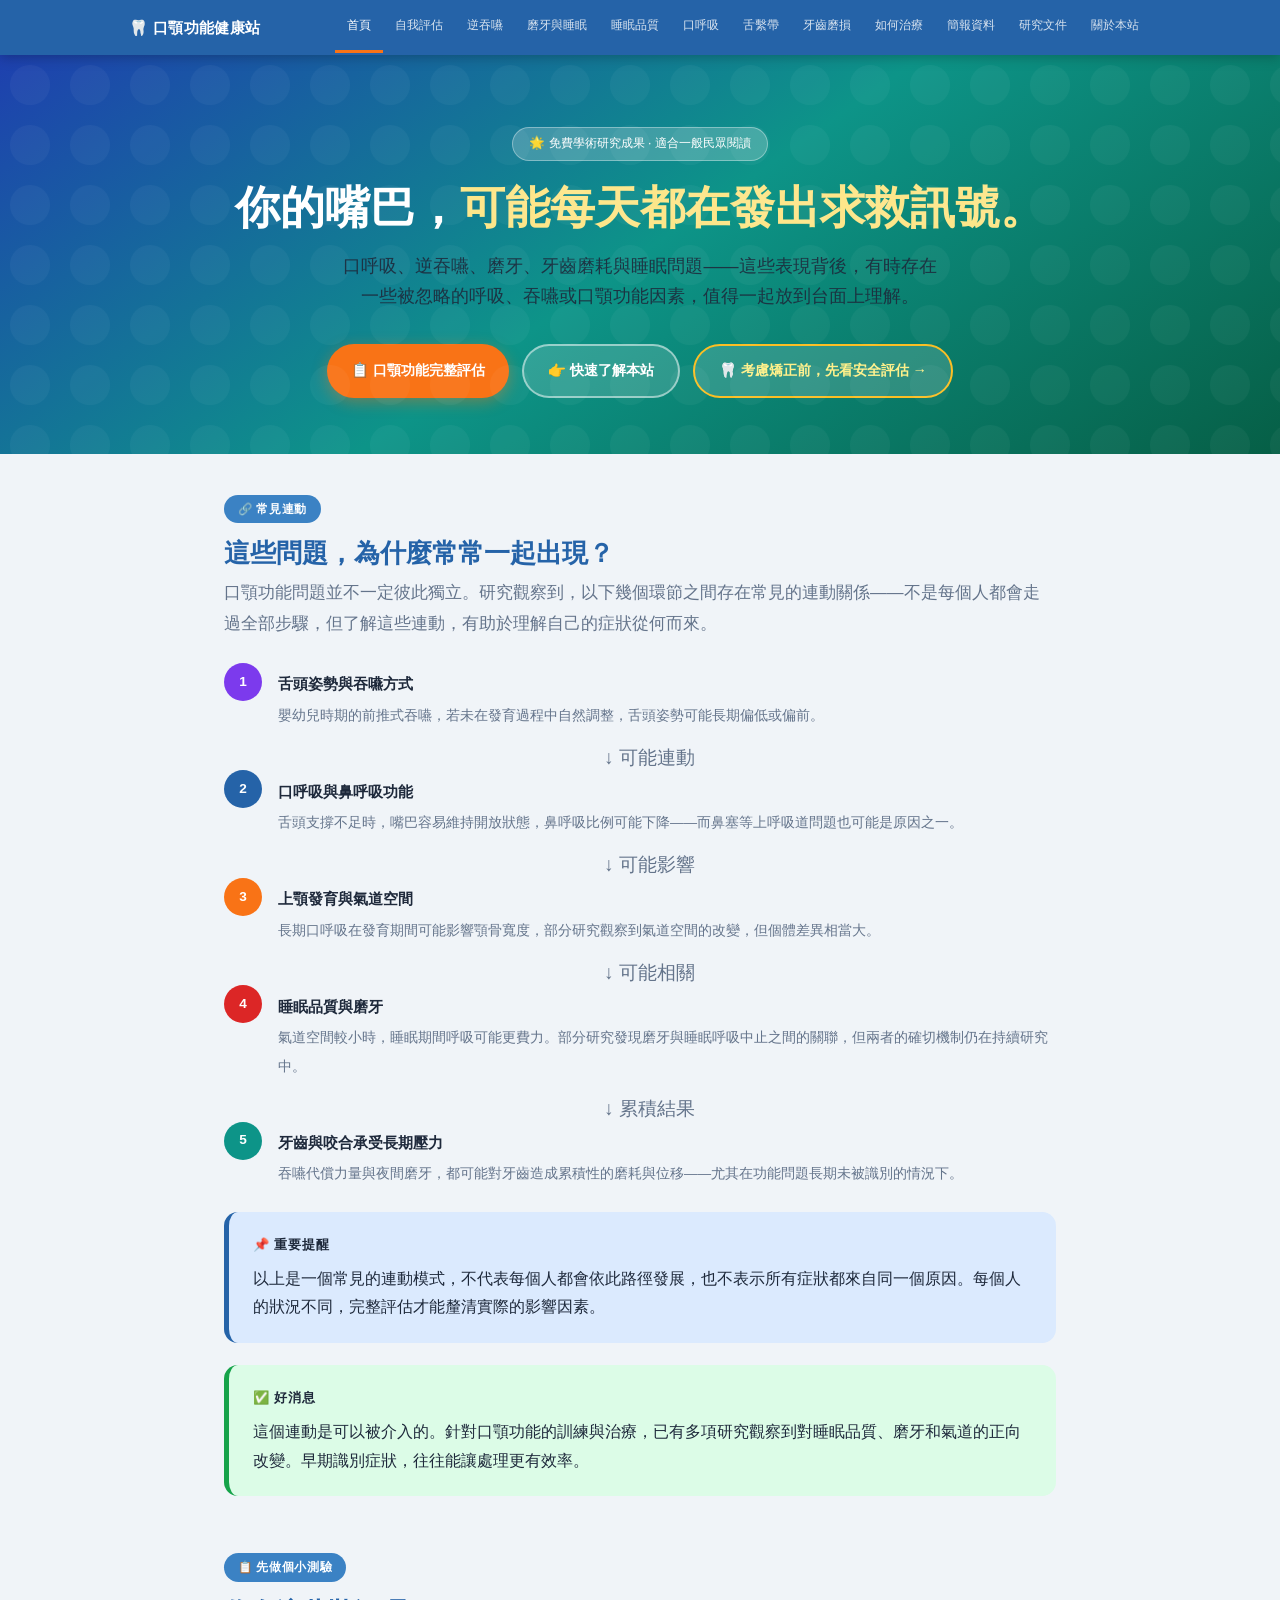
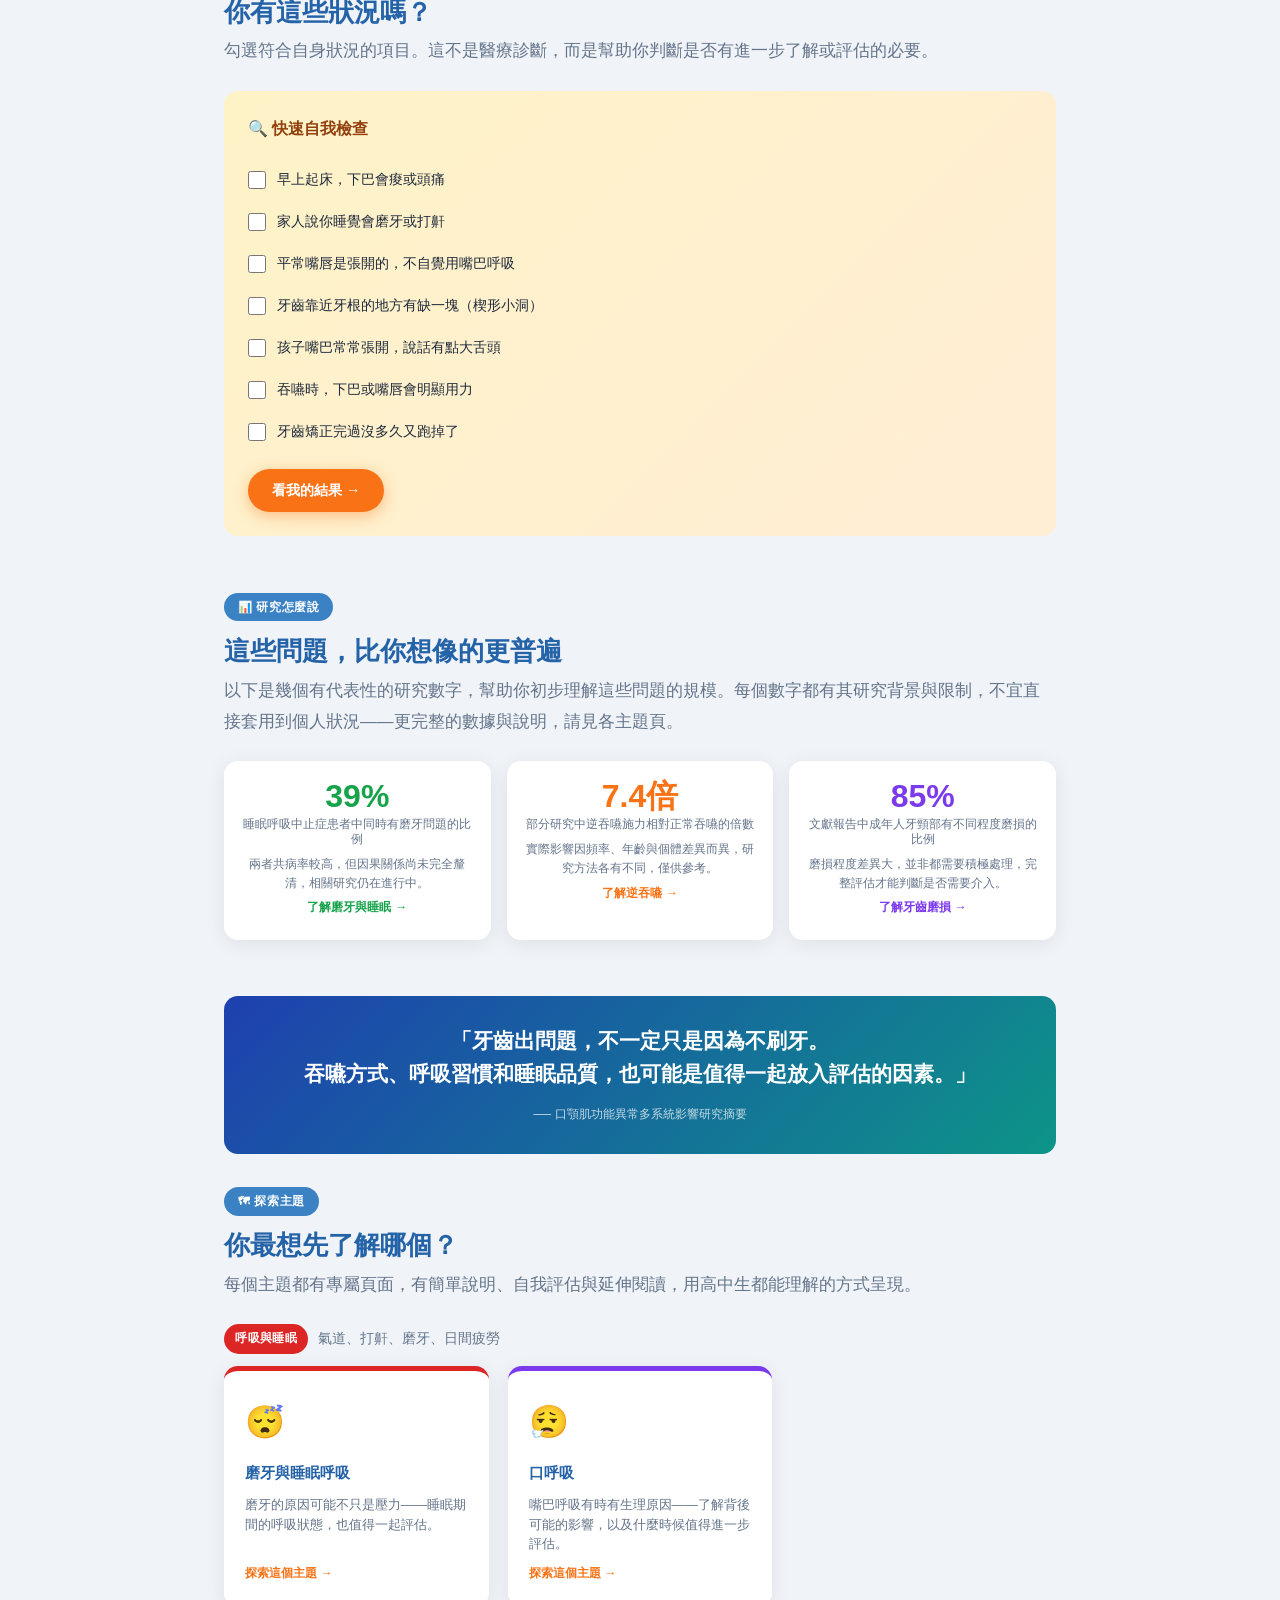
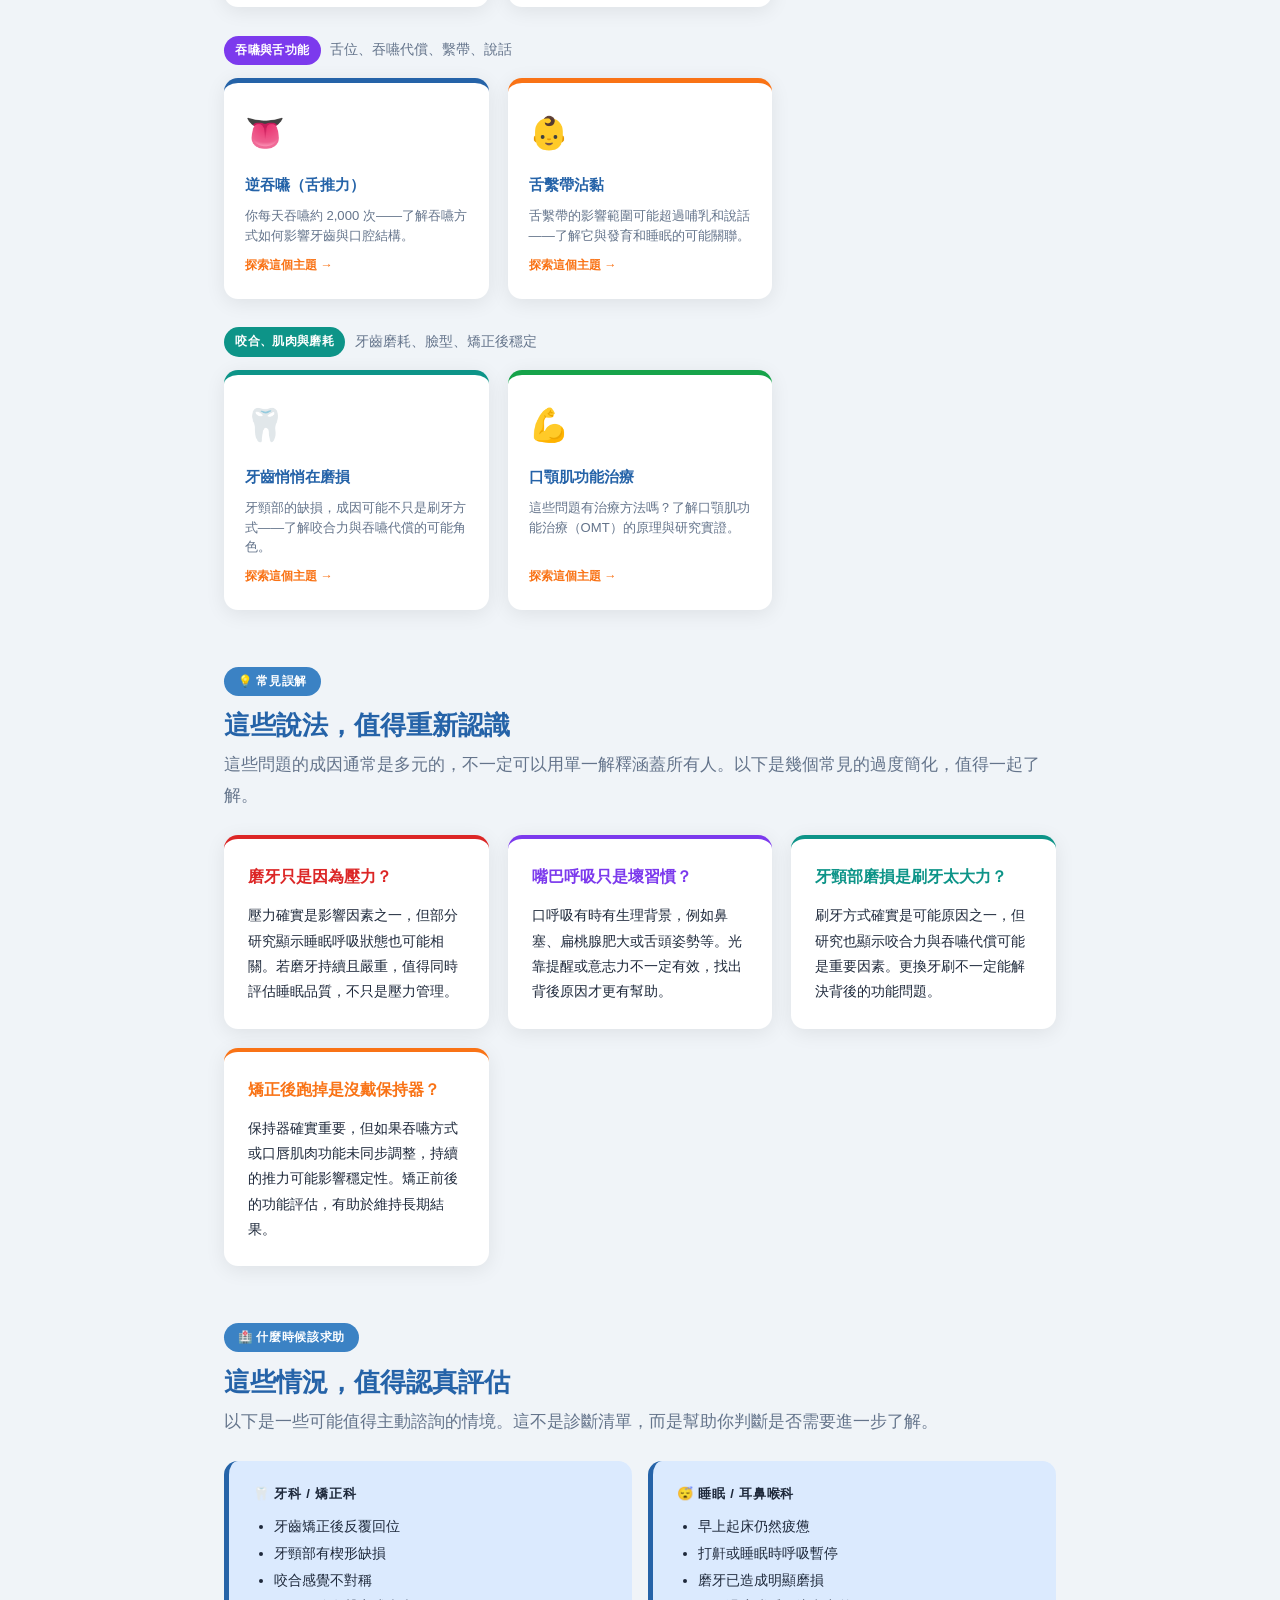
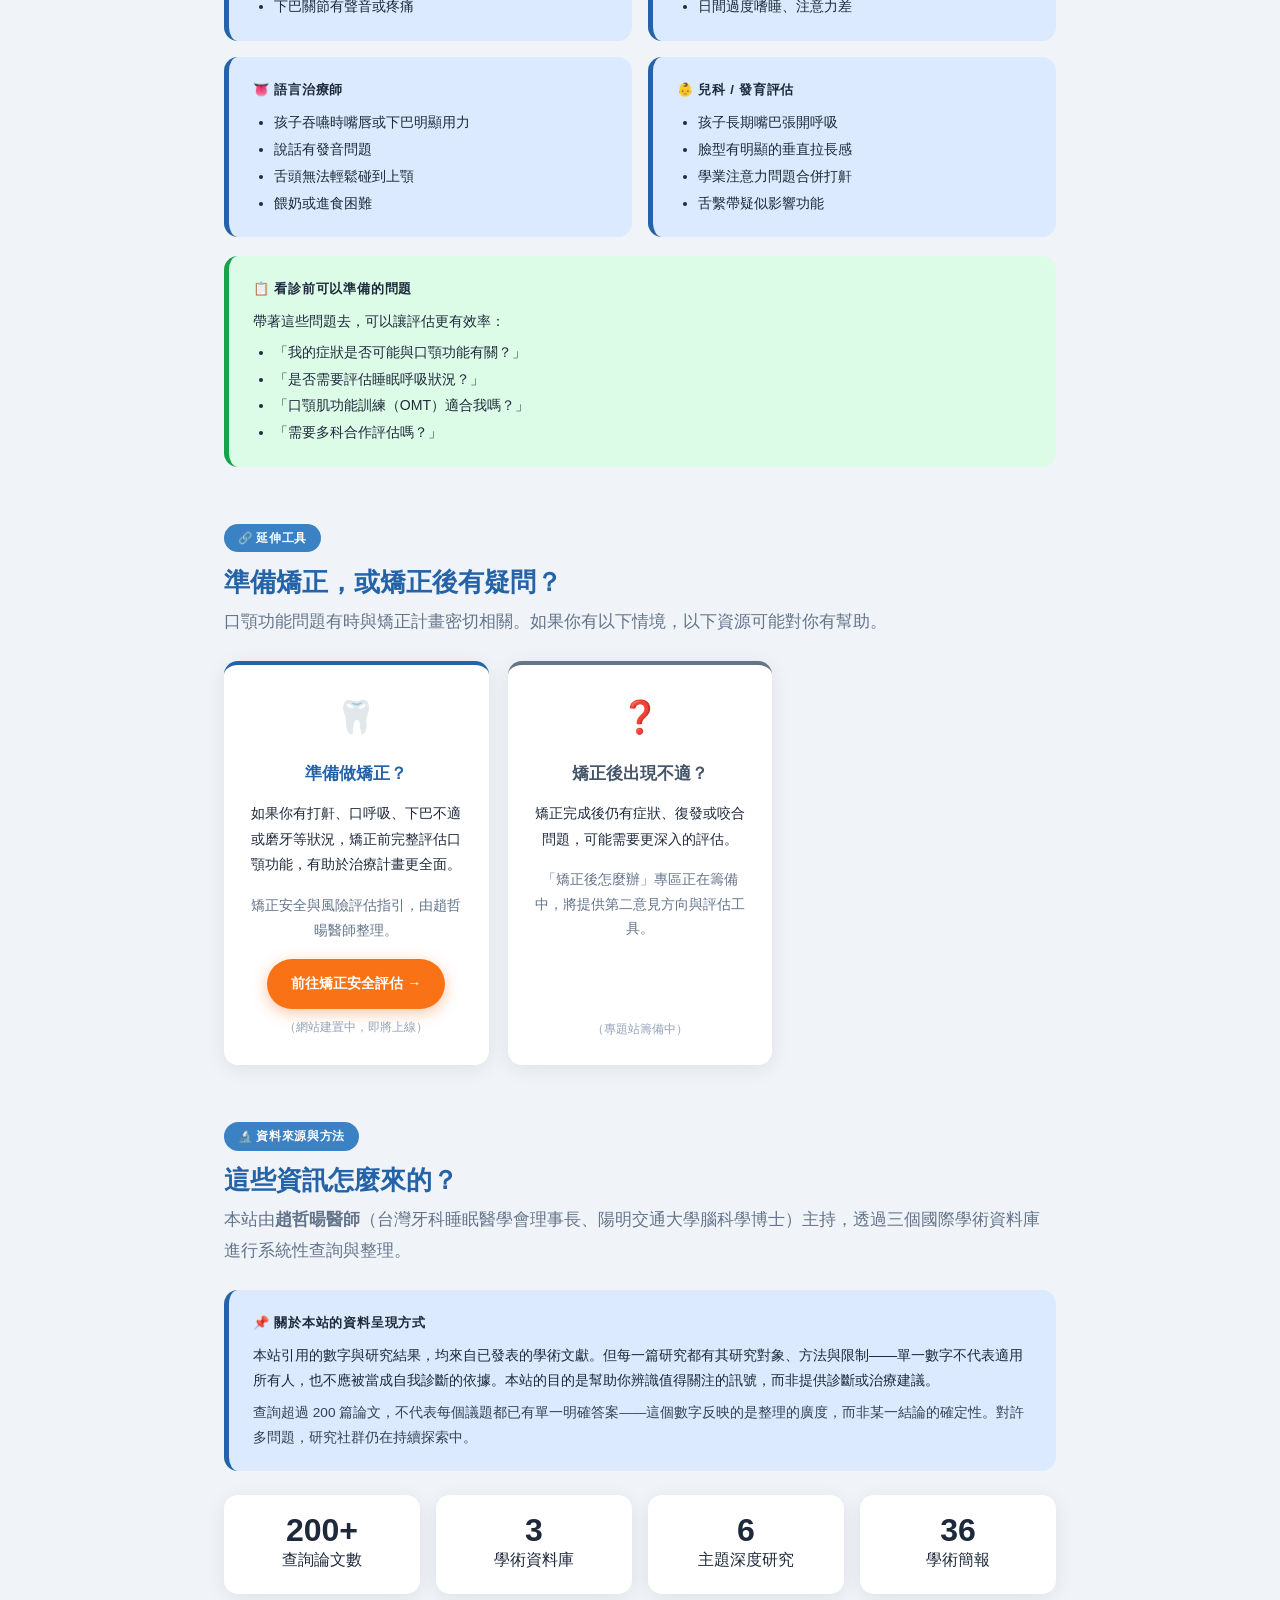
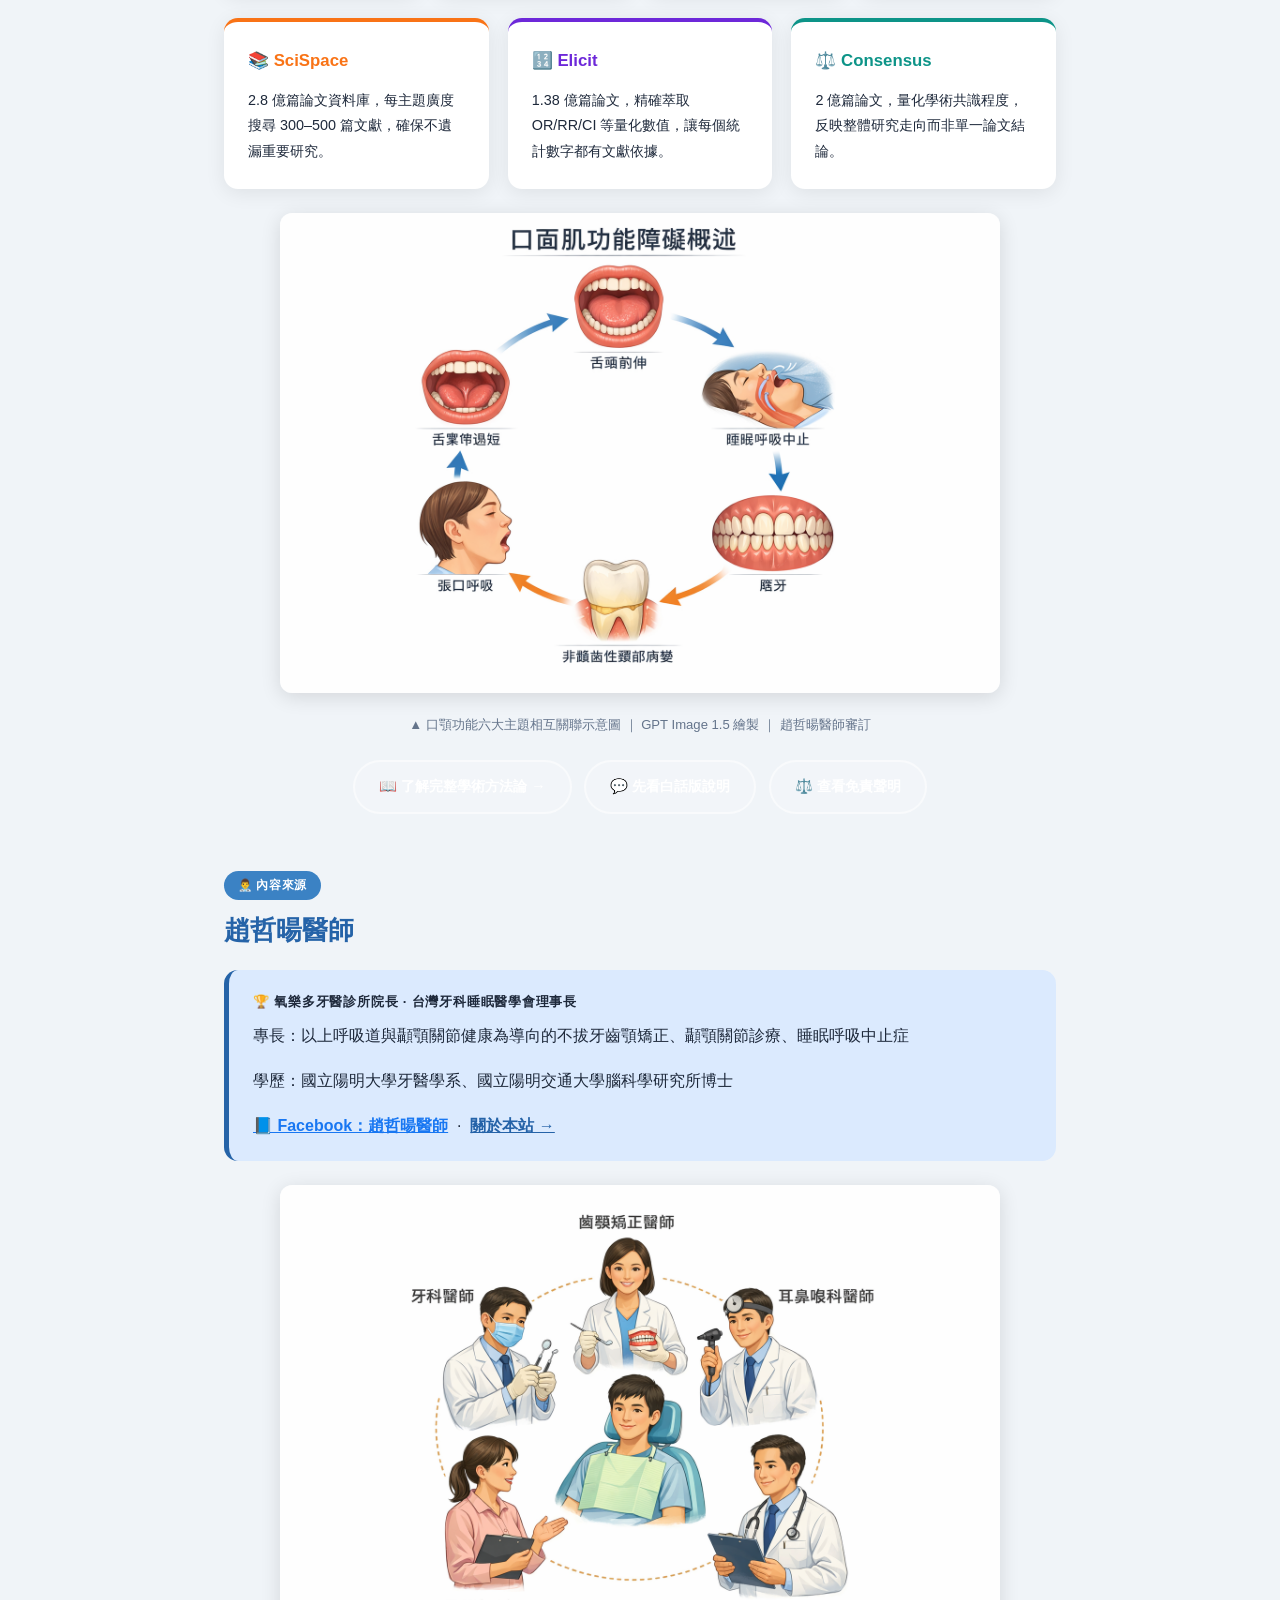
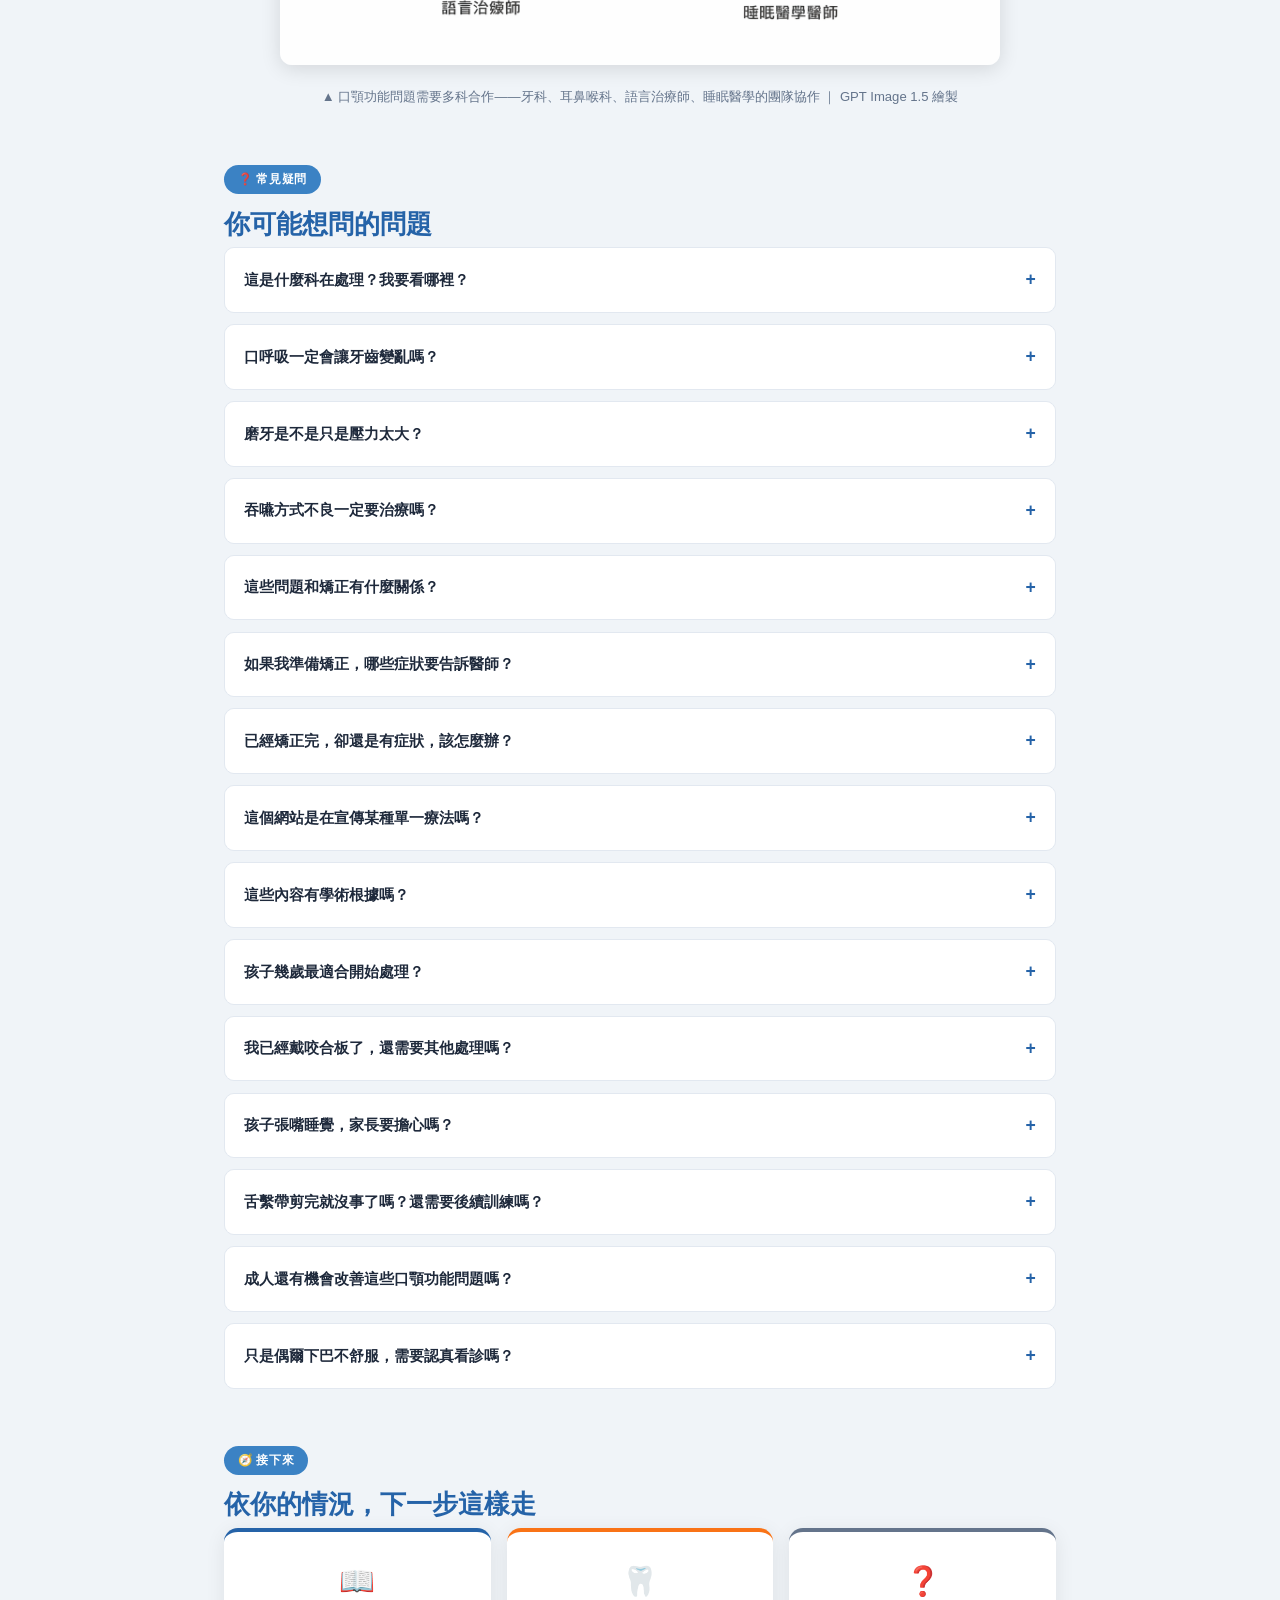
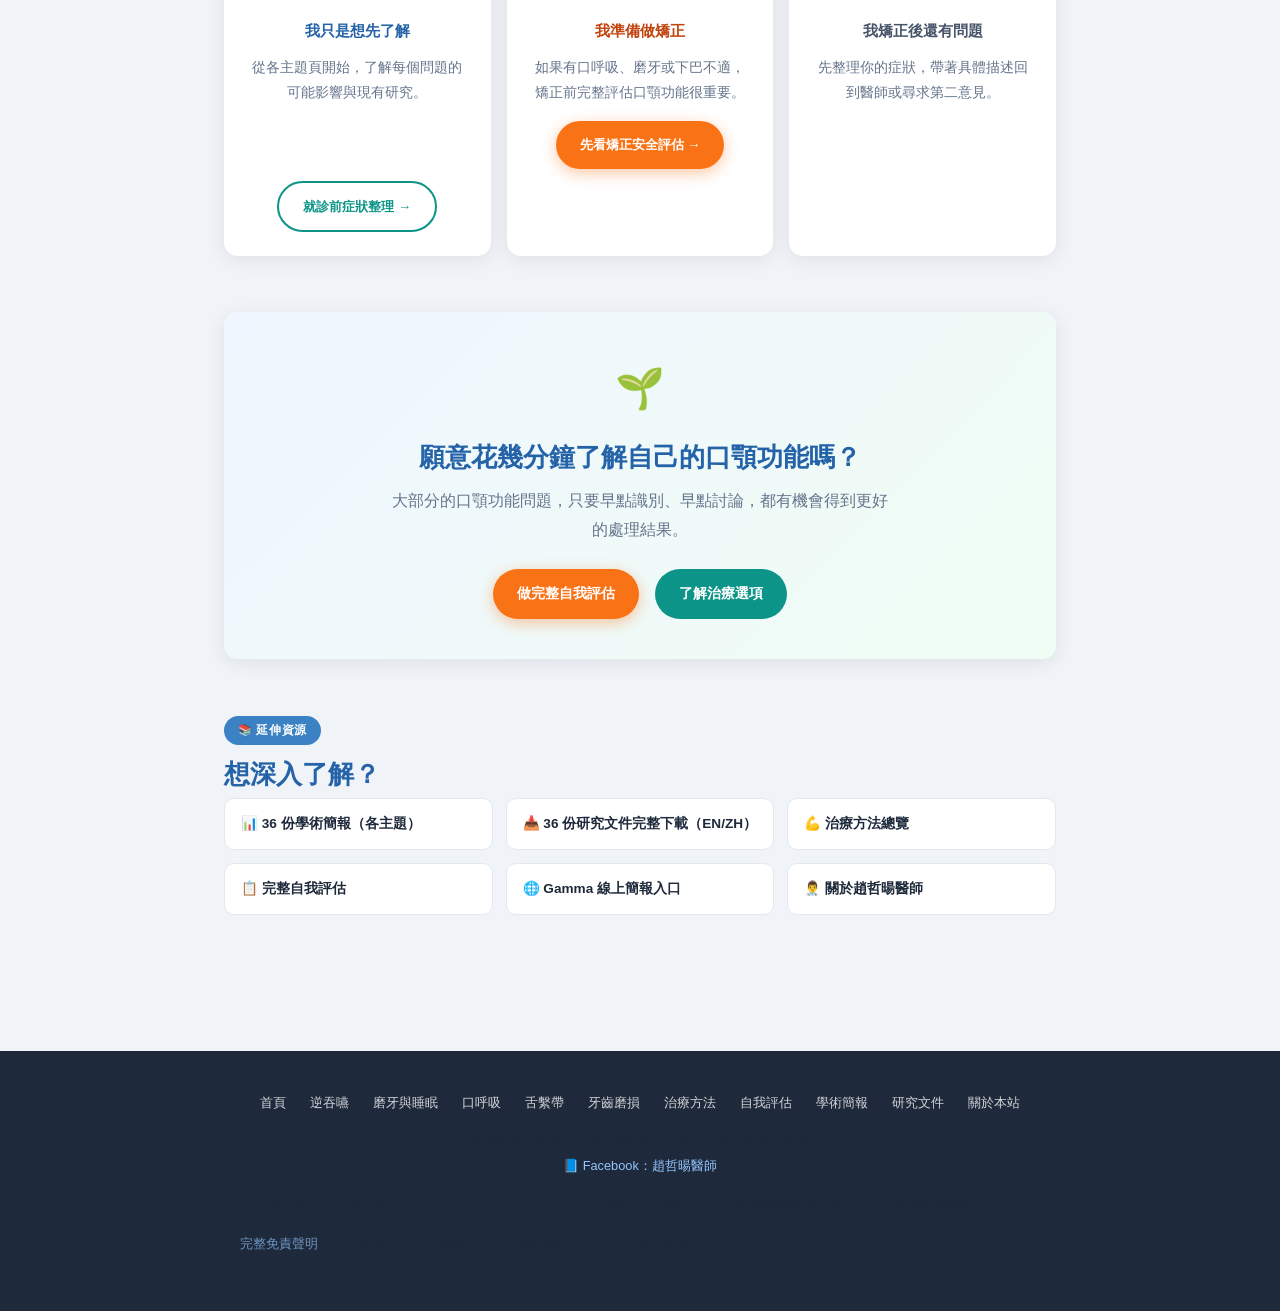
<file: index.html>
<!DOCTYPE html>
<html lang="zh-TW">
<head>
  <meta charset="UTF-8">
  <meta name="viewport" content="width=device-width, initial-scale=1.0">
  <meta name="description" content="口顎功能健康資訊站｜趙哲暘醫師整理，涵蓋逆吞嚥、口呼吸、磨牙、舌繫帶、非齲性頸部病損與口肌功能治療，資料來源同儕審查學術文獻。">
  <meta property="og:title" content="你的嘴巴還好嗎？｜口顎功能健康資訊站">
  <meta property="og:description" content="口呼吸、逆吞嚥、磨牙、牙齒磨耗——這些問題有時彼此相關。趙哲暘醫師根據 200+ 篇學術文獻整理，提供深入淺出的衛教資訊。">
  <meta property="og:type" content="website">
  <title>你的嘴巴還好嗎？｜口顎功能健康資訊站</title>
  <link rel="stylesheet" href="style.css">
</head>
<body>

<nav class="site-nav">
  <div class="nav-inner">
    <a href="index.html" class="nav-logo">🦷 口顎功能健康站</a>
    <ul class="nav-links">
      <li><a href="index.html" class="active">首頁</a></li>
      <li><a href="self-check.html">自我評估</a></li>
      <li><a href="tongue-thrust.html">逆吞嚥</a></li>
      <li><a href="osa-bruxism.html">磨牙與睡眠</a></li>
      <li><a href="sleep-quality.html">睡眠品質</a></li>
      <li><a href="mouth-breathing.html">口呼吸</a></li>
      <li><a href="ankyloglossia.html">舌繫帶</a></li>
      <li><a href="ncls.html">牙齒磨損</a></li>
      <li><a href="omt.html">如何治療</a></li>
      <li><a href="presentations.html">簡報資料</a></li>
      <li><a href="research.html">研究文件</a></li>
      <li><a href="about.html">關於本站</a></li>
    </ul>
  </div>
</nav>

<!-- HERO -->
<div class="hero">
  <div class="tag">🌟 免費學術研究成果 · 適合一般民眾閱讀</div>
  <h1>你的嘴巴，<em>可能每天都在發出求救訊號。</em></h1>
  <p class="sub">口呼吸、逆吞嚥、磨牙、牙齒磨耗與睡眠問題——這些表現背後，有時存在一些被忽略的呼吸、吞嚥或口顎功能因素，值得一起放到台面上理解。</p>
  <div class="hero-btns">
    <a href="self-check.html" class="btn btn-primary">📋 口顎功能完整評估</a>
    <a href="#self-check" class="btn btn-outline">👉 快速了解本站</a>
    <!-- 矯正安全網站導流 CTA（URL 待更新） -->
    <a href="#ortho-safety" class="btn btn-outline" style="border-color:#fbbf24; color:#fef08a; font-weight:700;">🦷 考慮矯正前，先看安全評估 →</a>
  </div>
</div>

<main id="start">

  <!-- 1. 這些問題為什麼常常一起出現 -->
  <section>
    <div class="section-label">🔗 常見連動</div>
    <h2>這些問題，為什麼常常一起出現？</h2>
    <p class="lead">口顎功能問題並不一定彼此獨立。研究觀察到，以下幾個環節之間存在常見的連動關係——不是每個人都會走過全部步驟，但了解這些連動，有助於理解自己的症狀從何而來。</p>

    <div class="flow">
      <div class="flow-step">
        <div class="bubble" style="background:#7c3aed;">1</div>
        <div class="content">
          <strong>舌頭姿勢與吞嚥方式</strong>
          <span>嬰幼兒時期的前推式吞嚥，若未在發育過程中自然調整，舌頭姿勢可能長期偏低或偏前。</span>
        </div>
      </div>
      <div class="flow-arrow">↓ 可能連動</div>
      <div class="flow-step">
        <div class="bubble" style="background:#2563a8;">2</div>
        <div class="content">
          <strong>口呼吸與鼻呼吸功能</strong>
          <span>舌頭支撐不足時，嘴巴容易維持開放狀態，鼻呼吸比例可能下降——而鼻塞等上呼吸道問題也可能是原因之一。</span>
        </div>
      </div>
      <div class="flow-arrow">↓ 可能影響</div>
      <div class="flow-step">
        <div class="bubble" style="background:#f97316;">3</div>
        <div class="content">
          <strong>上顎發育與氣道空間</strong>
          <span>長期口呼吸在發育期間可能影響顎骨寬度，部分研究觀察到氣道空間的改變，但個體差異相當大。</span>
        </div>
      </div>
      <div class="flow-arrow">↓ 可能相關</div>
      <div class="flow-step">
        <div class="bubble" style="background:#dc2626;">4</div>
        <div class="content">
          <strong>睡眠品質與磨牙</strong>
          <span>氣道空間較小時，睡眠期間呼吸可能更費力。部分研究發現磨牙與睡眠呼吸中止之間的關聯，但兩者的確切機制仍在持續研究中。</span>
        </div>
      </div>
      <div class="flow-arrow">↓ 累積結果</div>
      <div class="flow-step">
        <div class="bubble" style="background:#0d9488;">5</div>
        <div class="content">
          <strong>牙齒與咬合承受長期壓力</strong>
          <span>吞嚥代償力量與夜間磨牙，都可能對牙齒造成累積性的磨耗與位移——尤其在功能問題長期未被識別的情況下。</span>
        </div>
      </div>
    </div>

    <div class="hl hl-blue">
      <div class="title">📌 重要提醒</div>
      <p style="margin-bottom:0;">以上是一個常見的連動模式，不代表每個人都會依此路徑發展，也不表示所有症狀都來自同一個原因。每個人的狀況不同，完整評估才能釐清實際的影響因素。</p>
    </div>

    <div class="hl hl-green" style="margin-top:1rem;">
      <div class="title">✅ 好消息</div>
      <p style="margin-bottom:0;">這個連動是可以被介入的。針對口顎功能的訓練與治療，已有多項研究觀察到對睡眠品質、磨牙和氣道的正向改變。早期識別症狀，往往能讓處理更有效率。</p>
    </div>
  </section>

  <!-- 2. 快速自我檢查 -->
  <section id="self-check">
    <div class="section-label">📋 先做個小測驗</div>
    <h2>你有這些狀況嗎？</h2>
    <p class="lead">勾選符合自身狀況的項目。這不是醫療診斷，而是幫助你判斷是否有進一步了解或評估的必要。</p>

    <div class="self-check">
      <h4>🔍 快速自我檢查</h4>
      <label class="check-item"><input type="checkbox" class="home-check" data-cat="sleep"> <span>早上起床，下巴會痠或頭痛</span></label>
      <label class="check-item"><input type="checkbox" class="home-check" data-cat="sleep"> <span>家人說你睡覺會磨牙或打鼾</span></label>
      <label class="check-item"><input type="checkbox" class="home-check" data-cat="breath"> <span>平常嘴唇是張開的，不自覺用嘴巴呼吸</span></label>
      <label class="check-item"><input type="checkbox" class="home-check" data-cat="wear"> <span>牙齒靠近牙根的地方有缺一塊（楔形小洞）</span></label>
      <label class="check-item"><input type="checkbox" class="home-check" data-cat="tongue"> <span>孩子嘴巴常常張開，說話有點大舌頭</span></label>
      <label class="check-item"><input type="checkbox" class="home-check" data-cat="tongue"> <span>吞嚥時，下巴或嘴唇會明顯用力</span></label>
      <label class="check-item"><input type="checkbox" class="home-check" data-cat="wear"> <span>牙齒矯正完過沒多久又跑掉了</span></label>
      <button class="btn btn-primary" onclick="calcHomeScore()" style="margin-top:1rem;">看我的結果 →</button>
      <div class="score-area" id="homeScore"></div>
    </div>
  </section>

  <!-- 3. 核心數字（精簡為 3 個） -->
  <section>
    <div class="section-label">📊 研究怎麼說</div>
    <h2>這些問題，比你想像的更普遍</h2>
    <p class="lead">以下是幾個有代表性的研究數字，幫助你初步理解這些問題的規模。每個數字都有其研究背景與限制，不宜直接套用到個人狀況——更完整的數據與說明，請見各主題頁。</p>
    <div class="stats">
      <div class="stat">
        <div class="num" style="color:#16a34a;">39%</div>
        <div class="unit">睡眠呼吸中止症患者中同時有磨牙問題的比例</div>
        <div style="font-size:.78rem; color:#64748b; margin-top:.5rem; line-height:1.5;">兩者共病率較高，但因果關係尚未完全釐清，相關研究仍在進行中。</div>
        <a href="osa-bruxism.html" style="font-size:.78rem; color:#16a34a; text-decoration:none; font-weight:600;">了解磨牙與睡眠 →</a>
      </div>
      <div class="stat">
        <div class="num" style="color:#f97316;">7.4倍</div>
        <div class="unit">部分研究中逆吞嚥施力相對正常吞嚥的倍數</div>
        <div style="font-size:.78rem; color:#64748b; margin-top:.5rem; line-height:1.5;">實際影響因頻率、年齡與個體差異而異，研究方法各有不同，僅供參考。</div>
        <a href="tongue-thrust.html" style="font-size:.78rem; color:#f97316; text-decoration:none; font-weight:600;">了解逆吞嚥 →</a>
      </div>
      <div class="stat">
        <div class="num" style="color:#7c3aed;">85%</div>
        <div class="unit">文獻報告中成年人牙頸部有不同程度磨損的比例</div>
        <div style="font-size:.78rem; color:#64748b; margin-top:.5rem; line-height:1.5;">磨損程度差異大，並非都需要積極處理，完整評估才能判斷是否需要介入。</div>
        <a href="ncls.html" style="font-size:.78rem; color:#7c3aed; text-decoration:none; font-weight:600;">了解牙齒磨損 →</a>
      </div>
    </div>
  </section>

  <!-- 金句 -->
  <div class="quote">
    <div class="q-text">「牙齒出問題，不一定只是因為不刷牙。<br>吞嚥方式、呼吸習慣和睡眠品質，也可能是值得一起放入評估的因素。」</div>
    <div class="q-source">── 口顎肌功能異常多系統影響研究摘要</div>
  </div>

  <!-- 4. 主題導覽 -->
  <section>
    <div class="section-label">🗺 探索主題</div>
    <h2>你最想先了解哪個？</h2>
    <p class="lead">每個主題都有專屬頁面，有簡單說明、自我評估與延伸閱讀，用高中生都能理解的方式呈現。</p>

    <!-- 分類一：呼吸與睡眠 -->
    <div style="display:flex; align-items:center; gap:.6rem; margin-bottom:.8rem; margin-top:1.5rem;">
      <span style="background:#dc2626; color:#fff; font-size:.75rem; font-weight:700; padding:.25rem .7rem; border-radius:20px; letter-spacing:.03em;">呼吸與睡眠</span>
      <span style="font-size:.85rem; color:#64748b;">氣道、打鼾、磨牙、日間疲勞</span>
    </div>
    <div class="card-grid" style="margin-bottom:1.8rem;">
      <a class="topic-card" href="osa-bruxism.html" style="border-top-color:#dc2626;">
        <div class="icon">😴</div>
        <h3>磨牙與睡眠呼吸</h3>
        <p>磨牙的原因可能不只是壓力——睡眠期間的呼吸狀態，也值得一起評估。</p>
        <div class="arrow">探索這個主題 →</div>
      </a>
      <a class="topic-card" href="mouth-breathing.html" style="border-top-color:#7c3aed;">
        <div class="icon">😮‍💨</div>
        <h3>口呼吸</h3>
        <p>嘴巴呼吸有時有生理原因——了解背後可能的影響，以及什麼時候值得進一步評估。</p>
        <div class="arrow">探索這個主題 →</div>
      </a>
    </div>

    <!-- 分類二：吞嚥與舌功能 -->
    <div style="display:flex; align-items:center; gap:.6rem; margin-bottom:.8rem;">
      <span style="background:#7c3aed; color:#fff; font-size:.75rem; font-weight:700; padding:.25rem .7rem; border-radius:20px; letter-spacing:.03em;">吞嚥與舌功能</span>
      <span style="font-size:.85rem; color:#64748b;">舌位、吞嚥代償、繫帶、說話</span>
    </div>
    <div class="card-grid" style="margin-bottom:1.8rem;">
      <a class="topic-card" href="tongue-thrust.html" style="border-top-color:#2563a8;">
        <div class="icon">👅</div>
        <h3>逆吞嚥（舌推力）</h3>
        <p>你每天吞嚥約 2,000 次——了解吞嚥方式如何影響牙齒與口腔結構。</p>
        <div class="arrow">探索這個主題 →</div>
      </a>
      <a class="topic-card" href="ankyloglossia.html" style="border-top-color:#f97316;">
        <div class="icon">👶</div>
        <h3>舌繫帶沾黏</h3>
        <p>舌繫帶的影響範圍可能超過哺乳和說話——了解它與發育和睡眠的可能關聯。</p>
        <div class="arrow">探索這個主題 →</div>
      </a>
    </div>

    <!-- 分類三：咬合與結構後果 -->
    <div style="display:flex; align-items:center; gap:.6rem; margin-bottom:.8rem;">
      <span style="background:#0d9488; color:#fff; font-size:.75rem; font-weight:700; padding:.25rem .7rem; border-radius:20px; letter-spacing:.03em;">咬合、肌肉與磨耗</span>
      <span style="font-size:.85rem; color:#64748b;">牙齒磨耗、臉型、矯正後穩定</span>
    </div>
    <div class="card-grid">
      <a class="topic-card" href="ncls.html" style="border-top-color:#0d9488;">
        <div class="icon">🦷</div>
        <h3>牙齒悄悄在磨損</h3>
        <p>牙頸部的缺損，成因可能不只是刷牙方式——了解咬合力與吞嚥代償的可能角色。</p>
        <div class="arrow">探索這個主題 →</div>
      </a>
      <a class="topic-card" href="omt.html" style="border-top-color:#16a34a;">
        <div class="icon">💪</div>
        <h3>口顎肌功能治療</h3>
        <p>這些問題有治療方法嗎？了解口顎肌功能治療（OMT）的原理與研究實證。</p>
        <div class="arrow">探索這個主題 →</div>
      </a>
    </div>
  </section>

  <!-- 5. 常見誤解 -->
  <section>
    <div class="section-label">💡 常見誤解</div>
    <h2>這些說法，值得重新認識</h2>
    <p class="lead">這些問題的成因通常是多元的，不一定可以用單一解釋涵蓋所有人。以下是幾個常見的過度簡化，值得一起了解。</p>

    <div class="card-grid">
      <div class="card" style="border-top:4px solid #dc2626;">
        <h3 style="margin-top:0; color:#dc2626; font-size:1rem;">磨牙只是因為壓力？</h3>
        <p style="font-size:.88rem; margin-bottom:0;">壓力確實是影響因素之一，但部分研究顯示睡眠呼吸狀態也可能相關。若磨牙持續且嚴重，值得同時評估睡眠品質，不只是壓力管理。</p>
      </div>
      <div class="card" style="border-top:4px solid #7c3aed;">
        <h3 style="margin-top:0; color:#7c3aed; font-size:1rem;">嘴巴呼吸只是壞習慣？</h3>
        <p style="font-size:.88rem; margin-bottom:0;">口呼吸有時有生理背景，例如鼻塞、扁桃腺肥大或舌頭姿勢等。光靠提醒或意志力不一定有效，找出背後原因才更有幫助。</p>
      </div>
      <div class="card" style="border-top:4px solid #0d9488;">
        <h3 style="margin-top:0; color:#0d9488; font-size:1rem;">牙頸部磨損是刷牙太大力？</h3>
        <p style="font-size:.88rem; margin-bottom:0;">刷牙方式確實是可能原因之一，但研究也顯示咬合力與吞嚥代償可能是重要因素。更換牙刷不一定能解決背後的功能問題。</p>
      </div>
      <div class="card" style="border-top:4px solid #f97316;">
        <h3 style="margin-top:0; color:#f97316; font-size:1rem;">矯正後跑掉是沒戴保持器？</h3>
        <p style="font-size:.88rem; margin-bottom:0;">保持器確實重要，但如果吞嚥方式或口唇肌肉功能未同步調整，持續的推力可能影響穩定性。矯正前後的功能評估，有助於維持長期結果。</p>
      </div>
    </div>
  </section>

  <!-- 6. 什麼時候應該求助 -->
  <section>
    <div class="section-label">🏥 什麼時候該求助</div>
    <h2>這些情況，值得認真評估</h2>
    <p class="lead">以下是一些可能值得主動諮詢的情境。這不是診斷清單，而是幫助你判斷是否需要進一步了解。</p>

    <div class="seek-help-grid" style="display:grid; grid-template-columns:1fr 1fr; gap:1rem;">
      <div class="hl hl-blue" style="margin:0;">
        <div class="title">🦷 牙科 / 矯正科</div>
        <ul style="margin:.5rem 0 0; padding-left:1.3rem; font-size:.88rem; line-height:1.9;">
          <li>牙齒矯正後反覆回位</li>
          <li>牙頸部有楔形缺損</li>
          <li>咬合感覺不對稱</li>
          <li>下巴關節有聲音或疼痛</li>
        </ul>
      </div>
      <div class="hl hl-blue" style="margin:0;">
        <div class="title">😴 睡眠 / 耳鼻喉科</div>
        <ul style="margin:.5rem 0 0; padding-left:1.3rem; font-size:.88rem; line-height:1.9;">
          <li>早上起床仍然疲憊</li>
          <li>打鼾或睡眠時呼吸暫停</li>
          <li>磨牙已造成明顯磨損</li>
          <li>日間過度嗜睡、注意力差</li>
        </ul>
      </div>
      <div class="hl hl-blue" style="margin:0;">
        <div class="title">👅 語言治療師</div>
        <ul style="margin:.5rem 0 0; padding-left:1.3rem; font-size:.88rem; line-height:1.9;">
          <li>孩子吞嚥時嘴唇或下巴明顯用力</li>
          <li>說話有發音問題</li>
          <li>舌頭無法輕鬆碰到上顎</li>
          <li>餵奶或進食困難</li>
        </ul>
      </div>
      <div class="hl hl-blue" style="margin:0;">
        <div class="title">👶 兒科 / 發育評估</div>
        <ul style="margin:.5rem 0 0; padding-left:1.3rem; font-size:.88rem; line-height:1.9;">
          <li>孩子長期嘴巴張開呼吸</li>
          <li>臉型有明顯的垂直拉長感</li>
          <li>學業注意力問題合併打鼾</li>
          <li>舌繫帶疑似影響功能</li>
        </ul>
      </div>
    </div>

    <div class="hl hl-green" style="margin-top:1.2rem;">
      <div class="title">📋 看診前可以準備的問題</div>
      <p style="font-size:.88rem; margin-bottom:.3rem;">帶著這些問題去，可以讓評估更有效率：</p>
      <ul style="margin:.3rem 0 0; padding-left:1.3rem; font-size:.88rem; line-height:1.9;">
        <li>「我的症狀是否可能與口顎功能有關？」</li>
        <li>「是否需要評估睡眠呼吸狀況？」</li>
        <li>「口顎肌功能訓練（OMT）適合我嗎？」</li>
        <li>「需要多科合作評估嗎？」</li>
      </ul>
    </div>
  </section>

  <!-- 7. 跨站導流 CTA -->
  <section id="ortho-safety">
    <div class="section-label">🔗 延伸工具</div>
    <h2>準備矯正，或矯正後有疑問？</h2>
    <p class="lead">口顎功能問題有時與矯正計畫密切相關。如果你有以下情境，以下資源可能對你有幫助。</p>

    <div class="card-grid">
      <div class="card" style="border-top:4px solid #2563a8; text-align:center;">
        <div style="font-size:2rem; margin-bottom:.8rem;">🦷</div>
        <h3 style="color:#2563a8; margin-top:0;">準備做矯正？</h3>
        <p style="font-size:.9rem;">如果你有打鼾、口呼吸、下巴不適或磨牙等狀況，矯正前完整評估口顎功能，有助於治療計畫更全面。</p>
        <p style="font-size:.85rem; color:#64748b; margin-bottom:1rem;">矯正安全與風險評估指引，由趙哲暘醫師整理。</p>
        <!-- 請將以下 href 更新為矯正安全網站的正式網址 -->
        <a href="#ortho-safety" class="btn btn-primary" style="font-size:.88rem;">前往矯正安全評估 →</a>
        <p style="font-size:.75rem; color:#94a3b8; margin-top:.5rem; margin-bottom:0;">（網站建置中，即將上線）</p>
      </div>
      <div class="card" style="border-top:4px solid #64748b; text-align:center;">
        <div style="font-size:2rem; margin-bottom:.8rem;">❓</div>
        <h3 style="color:#475569; margin-top:0;">矯正後出現不適？</h3>
        <p style="font-size:.9rem;">矯正完成後仍有症狀、復發或咬合問題，可能需要更深入的評估。</p>
        <p style="font-size:.85rem; color:#64748b; margin-bottom:1rem;">「矯正後怎麼辦」專區正在籌備中，將提供第二意見方向與評估工具。</p>
        <a href="self-check.html" class="btn btn-outline" style="font-size:.88rem;">先做自我評估</a>
        <p style="font-size:.75rem; color:#94a3b8; margin-top:.5rem; margin-bottom:0;">（專題站籌備中）</p>
      </div>
    </div>
  </section>

  <!-- 8. 學術依據 -->
  <section>
    <div class="section-label">🔬 資料來源與方法</div>
    <h2>這些資訊怎麼來的？</h2>
    <p class="lead">本站由<strong>趙哲暘醫師</strong>（台灣牙科睡眠醫學會理事長、陽明交通大學腦科學博士）主持，透過三個國際學術資料庫進行系統性查詢與整理。</p>

    <div class="hl hl-blue" style="margin-bottom:1.2rem;">
      <div class="title">📌 關於本站的資料呈現方式</div>
      <p style="font-size:.88rem; margin-bottom:.5rem;">本站引用的數字與研究結果，均來自已發表的學術文獻。但每一篇研究都有其研究對象、方法與限制——單一數字不代表適用所有人，也不應被當成自我診斷的依據。本站的目的是幫助你辨識值得關注的訊號，而非提供診斷或治療建議。</p>
      <p style="font-size:.85rem; color:#334155; margin-bottom:0;">查詢超過 200 篇論文，不代表每個議題都已有單一明確答案——這個數字反映的是整理的廣度，而非某一結論的確定性。對許多問題，研究社群仍在持續探索中。</p>
    </div>

    <div class="stats">
      <div class="stat">
        <div class="num">200+</div>
        <div class="label">查詢論文數</div>
      </div>
      <div class="stat">
        <div class="num">3</div>
        <div class="label">學術資料庫</div>
      </div>
      <div class="stat">
        <div class="num">6</div>
        <div class="label">主題深度研究</div>
      </div>
      <div class="stat">
        <div class="num">36</div>
        <div class="label">學術簡報</div>
      </div>
    </div>

    <div class="card-grid" style="margin-top:1.5rem;">
      <div class="card" style="border-top:4px solid #f97316;">
        <h3 style="margin-top:0; color:#f97316;">📚 SciSpace</h3>
        <p style="font-size:.9rem; margin-bottom:0;">2.8 億篇論文資料庫，每主題廣度搜尋 300–500 篇文獻，確保不遺漏重要研究。</p>
      </div>
      <div class="card" style="border-top:4px solid #6d28d9;">
        <h3 style="margin-top:0; color:#6d28d9;">🔢 Elicit</h3>
        <p style="font-size:.9rem; margin-bottom:0;">1.38 億篇論文，精確萃取 OR/RR/CI 等量化數值，讓每個統計數字都有文獻依據。</p>
      </div>
      <div class="card" style="border-top:4px solid #0d9488;">
        <h3 style="margin-top:0; color:#0d9488;">⚖️ Consensus</h3>
        <p style="font-size:.9rem; margin-bottom:0;">2 億篇論文，量化學術共識程度，反映整體研究走向而非單一論文結論。</p>
      </div>
    </div>

    <!-- 六大主題概覽圖 -->
    <figure style="margin:1.5rem 0 0; text-align:center;">
      <img src="images/index-overview-diagram.png"
        alt="口顎功能六大主題相互關聯概覽圖"
        style="width:100%; max-width:720px; border-radius:12px; box-shadow:0 4px 20px rgba(0,0,0,.12);"
        loading="lazy">
      <figcaption style="font-size:.82rem; color:#64748b; margin-top:.6rem;">
        ▲ 口顎功能六大主題相互關聯示意圖 ｜ GPT Image 1.5 繪製 ｜ 趙哲暘醫師審訂
      </figcaption>
    </figure>

    <div style="text-align:center; margin-top:1.5rem;">
      <a href="about.html" class="btn btn-outline">📖 了解完整學術方法論 →</a>
      <a href="about.html#how-we-work" class="btn btn-outline" style="margin-left:.5rem;">💬 先看白話版說明</a>
      <a href="about.html#disclaimer" class="btn btn-outline" style="margin-left:.5rem;">⚖️ 查看免責聲明</a>
    </div>
  </section>

  <!-- 9. 作者 -->
  <section>
    <div class="section-label">👨‍⚕️ 內容來源</div>
    <h2>趙哲暘醫師</h2>
    <div class="hl hl-blue">
      <div class="title">🏆 氧樂多牙醫診所院長 · 台灣牙科睡眠醫學會理事長</div>
      <p>專長：以上呼吸道與顳顎關節健康為導向的不拔牙齒顎矯正、顳顎關節診療、睡眠呼吸中止症</p>
      <p>學歷：國立陽明大學牙醫學系、國立陽明交通大學腦科學研究所博士</p>
      <p style="margin-bottom:0;">
        <a href="https://www.facebook.com/ZhaoYishi" target="_blank" style="color:#1877f2; font-weight:600;">📘 Facebook：趙哲暘醫師</a>
        &nbsp;·&nbsp;
        <a href="about.html" style="color:var(--primary); font-weight:600;">關於本站 →</a>
      </p>
    </div>

    <!-- 跨科合作團隊圖 -->
    <figure style="margin:1.5rem 0 0; text-align:center;">
      <img src="images/index-team-diagram.png"
        alt="口顎功能跨科合作治療團隊示意圖"
        style="width:100%; max-width:720px; border-radius:12px; box-shadow:0 4px 20px rgba(0,0,0,.12);"
        loading="lazy">
      <figcaption style="font-size:.82rem; color:#64748b; margin-top:.6rem;">
        ▲ 口顎功能問題需要多科合作——牙科、耳鼻喉科、語言治療師、睡眠醫學的團隊協作 ｜ GPT Image 1.5 繪製
      </figcaption>
    </figure>
  </section>

  <!-- 10. FAQ -->
  <section>
    <div class="section-label">❓ 常見疑問</div>
    <h2>你可能想問的問題</h2>

    <div class="faq-item">
      <div class="faq-q" onclick="toggleFaq(this)">這是什麼科在處理？我要看哪裡？<span class="faq-toggle">+</span></div>
      <div class="faq-a">口顎功能問題通常涉及多個科別：牙科與矯正科評估口腔結構、耳鼻喉科處理鼻塞與呼吸道、睡眠醫學科診斷睡眠呼吸問題、語言治療師負責吞嚥與舌頭功能訓練。從你最有把握的科別開始，說明你的症狀，再視情況轉介。</div>
    </div>
    <div class="faq-item">
      <div class="faq-q" onclick="toggleFaq(this)">口呼吸一定會讓牙齒變亂嗎？<span class="faq-toggle">+</span></div>
      <div class="faq-a">不一定。口呼吸對牙齒與臉型發育的影響，受到年齡、程度、持續時間與個體差異等多重因素影響。部分研究確實觀察到相關性，但口呼吸不等於一定會造成特定結果。如果孩子長期以口呼吸為主，值得評估背後原因並討論是否需要介入。</div>
    </div>
    <div class="faq-item">
      <div class="faq-q" onclick="toggleFaq(this)">磨牙是不是只是壓力太大？<span class="faq-toggle">+</span></div>
      <div class="faq-a">壓力是常見的影響因素，但不是唯一原因。近年研究顯示，睡眠呼吸中止症與磨牙的共病比例較高，推測與睡眠期間的呼吸道壓力有關。如果你的磨牙嚴重或合併早晨頭痛、疲憊，值得同時評估睡眠品質，不只是情緒壓力。</div>
    </div>
    <div class="faq-item">
      <div class="faq-q" onclick="toggleFaq(this)">吞嚥方式不良一定要治療嗎？<span class="faq-toggle">+</span></div>
      <div class="faq-a">不一定。吞嚥方式是否需要介入，取決於它是否造成實際影響——例如牙齒位移、矯正後不穩定、或合併其他口顎功能問題。如果症狀不明顯，也可以先觀察。如果你的矯正後反覆跑掉，或舌頭功能有疑慮，可以請醫師評估是否需要口顎肌功能訓練（OMT）。</div>
    </div>
    <div class="faq-item">
      <div class="faq-q" onclick="toggleFaq(this)">這些問題和矯正有什麼關係？<span class="faq-toggle">+</span></div>
      <div class="faq-a">口顎功能問題可能影響矯正的穩定性。如果吞嚥方式或口唇肌肉功能未在矯正前後被評估與處理，牙齒受到的持續推力可能讓矯正結果較難維持。這不是說矯正一定會失敗，而是提醒在評估矯正計畫時，功能層面也值得一併考量。<br><span style="font-size:.85rem; color:#1e40af; margin-top:.4rem; display:inline-block;">→ 如果你正準備矯正，建議先參考<a href="#ortho-safety" style="color:#1e40af; font-weight:700;">矯正安全評估</a>，了解哪些功能問題值得在治療前釐清。</span></div>
    </div>
    <div class="faq-item">
      <div class="faq-q" onclick="toggleFaq(this)">如果我準備矯正，哪些症狀要告訴醫師？<span class="faq-toggle">+</span></div>
      <div class="faq-a">建議主動告知：打鼾或睡眠時呼吸暫停、早晨下巴痠痛或頭痛、習慣口呼吸、吞嚥時嘴唇或下巴用力、舌繫帶疑似過短、過去矯正後快速反彈。這些資訊有助於醫師更全面地規劃治療，也可以討論是否需要在矯正前先處理功能問題。<br><span style="font-size:.85rem; color:#1e40af; margin-top:.4rem; display:inline-block;">→ 可參考<a href="#ortho-safety" style="color:#1e40af; font-weight:700;">矯正安全評估</a>，了解矯正前值得確認的口顎功能項目。</span></div>
    </div>
    <div class="faq-item">
      <div class="faq-q" onclick="toggleFaq(this)">已經矯正完，卻還是有症狀，該怎麼辦？<span class="faq-toggle">+</span></div>
      <div class="faq-a">矯正後仍有症狀（如磨牙、下巴不適、牙齒又開始移位），可能有多種原因，包括功能問題未被處理、保持器使用不足、或其他未被識別的因素。建議先回到原來的矯正醫師說明狀況；若需要，可以請求轉介或尋求第二意見。<br><span style="font-size:.85rem; color:#1e40af; margin-top:.4rem; display:inline-block;">→ <a href="self-check.html" style="color:#1e40af; font-weight:700;">自我評估頁面</a>可以幫助你整理症狀，方便就診時說明。「矯正後問題」專題站籌備中。</span></div>
    </div>
    <div class="faq-item">
      <div class="faq-q" onclick="toggleFaq(this)">這個網站是在宣傳某種單一療法嗎？<span class="faq-toggle">+</span></div>
      <div class="faq-a">不是。本站的目的是提供病人教育資訊，讓一般民眾了解口顎功能問題的多元面向與彼此關聯。我們不推薦任何單一診所或療程，也不主張所有問題都有相同的解決方案。每個人的狀況不同，完整的臨床評估才能決定最適合的處理方向。</div>
    </div>
    <div class="faq-item">
      <div class="faq-q" onclick="toggleFaq(this)">這些內容有學術根據嗎？<span class="faq-toggle">+</span></div>
      <div class="faq-a">是的。本站所有資訊來自已發表的同儕審查文獻，包括系統性回顧、Meta 分析與臨床研究。我們透過 SciSpace、Elicit 與 Consensus 三個學術資料庫進行查詢，共整理超過 200 篇論文。相關學術簡報可在「簡報資料」頁面查閱，完整研究文件（英中雙語）可在「研究文件」頁面下載。</div>
    </div>
    <div class="faq-item">
      <div class="faq-q" onclick="toggleFaq(this)">孩子幾歲最適合開始處理？<span class="faq-toggle">+</span></div>
      <div class="faq-a">一般而言，發育期（4–12 歲）的骨骼可塑性較好，介入效果通常較佳，但成人也有適合的治療選項。年齡不是唯一考量因素——症狀嚴重程度、影響範圍與孩子的配合度都會影響介入時機。建議先由醫師評估，再決定是否需要介入以及從哪裡開始。</div>
    </div>
    <div class="faq-item">
      <div class="faq-q" onclick="toggleFaq(this)">我已經戴咬合板了，還需要其他處理嗎？<span class="faq-toggle">+</span></div>
      <div class="faq-a">咬合板有助於保護牙齒不被磨損，是常見的症狀管理工具。但它主要處理結果，不一定能解決背後的原因。如果磨牙持續且合併其他症狀（如打鼾、早晨疲憊），值得同時評估睡眠呼吸狀況，討論是否需要更進一步的處理。</div>
    </div>

    <div class="faq-item">
      <div class="faq-q" onclick="toggleFaq(this)">孩子張嘴睡覺，家長要擔心嗎？<span class="faq-toggle">+</span></div>
      <div class="faq-a">孩子偶爾張嘴睡覺不一定是問題，但如果長期或習慣性張嘴睡覺，值得評估背後的原因。常見的可能包括：鼻腔過敏或結構問題導致鼻呼吸不暢、扁桃腺或腺樣體肥大、或口唇閉合習慣尚未建立。發育期若長期口呼吸，可能對顎骨發育與臉型有影響，建議帶孩子讓耳鼻喉科或牙科醫師評估，確認是否需要介入。<br><span style="font-size:.85rem; color:#1e40af; margin-top:.4rem; display:inline-block;">→ 了解更多：<a href="mouth-breathing.html" style="color:#1e40af; font-weight:700;">口呼吸的影響</a></span></div>
    </div>

    <div class="faq-item">
      <div class="faq-q" onclick="toggleFaq(this)">舌繫帶剪完就沒事了嗎？還需要後續訓練嗎？<span class="faq-toggle">+</span></div>
      <div class="faq-a">舌繫帶手術（舌繫帶切開術）能解除舌頭的物理性限制，但手術本身不會自動改變舌頭長期形成的錯誤動作模式。部分研究與臨床經驗顯示，手術後若沒有搭配口顎肌功能訓練（OMT）或語言治療，舌頭可能繼續沿用舊習慣，影響效果的維持。是否需要術後訓練、訓練的形式與時程，建議在術前與評估醫師詳細討論。<br><span style="font-size:.85rem; color:#1e40af; margin-top:.4rem; display:inline-block;">→ 了解更多：<a href="ankyloglossia.html" style="color:#1e40af; font-weight:700;">舌繫帶與口腔發育</a>、<a href="omt.html" style="color:#1e40af; font-weight:700;">口顎肌功能訓練</a></span></div>
    </div>

    <div class="faq-item">
      <div class="faq-q" onclick="toggleFaq(this)">成人還有機會改善這些口顎功能問題嗎？<span class="faq-toggle">+</span></div>
      <div class="faq-a">可以，但效果和介入方式與兒童不同。兒童發育期骨骼可塑性較好，介入效果通常更顯著；但成人同樣有適合的治療選項。口顎肌功能訓練（OMT）、睡眠呼吸道評估、咬合調整等，在成人族群中都有研究支持其改善效果，只是改變速度可能較慢，需要更長的配合時間。成年後發現這些問題，仍值得評估，而不是放棄處理。<br><span style="font-size:.85rem; color:#1e40af; margin-top:.4rem; display:inline-block;">→ 了解更多：<a href="omt.html" style="color:#1e40af; font-weight:700;">口顎肌功能訓練（OMT）</a></span></div>
    </div>

    <div class="faq-item">
      <div class="faq-q" onclick="toggleFaq(this)">只是偶爾下巴不舒服，需要認真看診嗎？<span class="faq-toggle">+</span></div>
      <div class="faq-a">輕微且偶發的下巴不適（例如偶爾咀嚼時有輕微彈響或短暫痠感），很多人有，未必需要立即積極治療。但如果以下情況出現，建議就診評估：症狀頻繁或逐漸加重、早晨下巴痠痛或頭痛、張口受限、合併磨牙或咬合不適。及早讓醫師評估，可以了解原因並在需要時早期介入，避免症狀惡化。<br><span style="font-size:.85rem; color:#0d9488; margin-top:.4rem; display:inline-block;">→ 就診前先整理症狀：<a href="pre-visit.html" style="color:#0d9488; font-weight:700;">看診前症狀清單工具</a></span></div>
    </div>

  </section>

  <!-- 下一步怎麼做 -->
  <section>
    <div class="section-label">🧭 接下來</div>
    <h2>依你的情況，下一步這樣走</h2>
    <div class="next-step-grid" style="display:grid; grid-template-columns:1fr 1fr 1fr; gap:1rem;">
      <div class="card" style="border-top:4px solid #2563a8; text-align:center; padding:1.5rem;">
        <div style="font-size:1.8rem; margin-bottom:.6rem;">📖</div>
        <h3 style="margin-top:0; color:#2563a8; font-size:.95rem;">我只是想先了解</h3>
        <p style="font-size:.85rem; color:#64748b; margin-bottom:1rem;">從各主題頁開始，了解每個問題的可能影響與現有研究。</p>
        <a href="#start" class="btn btn-outline" style="font-size:.82rem; margin-bottom:.5rem;">瀏覽主題頁 →</a>
        <a href="pre-visit.html" class="btn btn-outline" style="font-size:.82rem; border-color:#0d9488; color:#0d9488;">就診前症狀整理 →</a>
      </div>
      <div class="card" style="border-top:4px solid #f97316; text-align:center; padding:1.5rem;">
        <div style="font-size:1.8rem; margin-bottom:.6rem;">🦷</div>
        <h3 style="margin-top:0; color:#c2410c; font-size:.95rem;">我準備做矯正</h3>
        <p style="font-size:.85rem; color:#64748b; margin-bottom:1rem;">如果有口呼吸、磨牙或下巴不適，矯正前完整評估口顎功能很重要。</p>
        <!-- 請將以下 href 更新為矯正安全網站的正式網址 -->
        <a href="#ortho-safety" class="btn btn-primary" style="font-size:.82rem; background:#f97316;">先看矯正安全評估 →</a>
      </div>
      <div class="card" style="border-top:4px solid #64748b; text-align:center; padding:1.5rem;">
        <div style="font-size:1.8rem; margin-bottom:.6rem;">❓</div>
        <h3 style="margin-top:0; color:#475569; font-size:.95rem;">我矯正後還有問題</h3>
        <p style="font-size:.85rem; color:#64748b; margin-bottom:1rem;">先整理你的症狀，帶著具體描述回到醫師或尋求第二意見。</p>
        <a href="self-check.html" class="btn btn-outline" style="font-size:.82rem;">先做自我評估 →</a>
      </div>
    </div>
  </section>

  <!-- 11. 行動呼籲 -->
  <section>
    <div class="card" style="text-align:center; background:linear-gradient(135deg,#eff6ff,#f0fdf4); padding:2.5rem;">
      <div style="font-size:2.5rem; margin-bottom:1rem;">🌱</div>
      <h2 style="margin-bottom:.8rem;">願意花幾分鐘了解自己的口顎功能嗎？</h2>
      <p style="color:var(--muted); max-width:500px; margin:0 auto 1.5rem;">大部分的口顎功能問題，只要早點識別、早點討論，都有機會得到更好的處理結果。</p>
      <div style="display:flex; gap:1rem; justify-content:center; flex-wrap:wrap;">
        <a href="self-check.html" class="btn btn-primary">做完整自我評估</a>
        <a href="omt.html" class="btn" style="background:#0d9488; color:#fff;">了解治療選項</a>
      </div>
    </div>
  </section>

  <!-- 12. 相關資源 -->
  <section>
    <div class="section-label">📚 延伸資源</div>
    <h2>想深入了解？</h2>
    <div class="related-grid">
      <a href="presentations.html" class="related-link">📊 36 份學術簡報（各主題）</a>
      <a href="research.html" class="related-link">📥 36 份研究文件完整下載（EN/ZH）</a>
      <a href="omt.html" class="related-link">💪 治療方法總覽</a>
      <a href="self-check.html" class="related-link">📋 完整自我評估</a>
      <a href="https://gamma.app/docs/fdbvfvz097g0v5i" target="_blank" class="related-link">🌐 Gamma 線上簡報入口</a>
      <a href="about.html" class="related-link">👨‍⚕️ 關於趙哲暘醫師</a>
    </div>
  </section>

</main>

<footer class="site-footer">
  <div class="footer-links">
    <a href="index.html">首頁</a>
    <a href="tongue-thrust.html">逆吞嚥</a>
    <a href="osa-bruxism.html">磨牙與睡眠</a>
    <a href="mouth-breathing.html">口呼吸</a>
    <a href="ankyloglossia.html">舌繫帶</a>
    <a href="ncls.html">牙齒磨損</a>
    <a href="omt.html">治療方法</a>
    <a href="self-check.html">自我評估</a>
    <a href="presentations.html">學術簡報</a>
    <a href="research.html">研究文件</a>
    <a href="about.html">關於本站</a>
  </div>
  <p style="margin-top:1rem;">
    <strong>趙哲暘醫師</strong>｜氧樂多牙醫診所院長｜台灣牙科睡眠醫學會理事長<br>
    <a href="https://www.facebook.com/ZhaoYishi" target="_blank" style="color:#93c5fd;">📘 Facebook：趙哲暘醫師</a>
  </p>
  <p>本站資訊來自學術研究（SciSpace · Elicit · Consensus，查詢逾 200 篇論文），不構成醫療建議。如有症狀請諮詢專業醫療人員。</p>
  <p style="margin-top:.5rem; font-size:.8rem; opacity:.7;"><a href="about.html#disclaimer" style="color:#93c5fd;">完整免責聲明</a>｜引用請標注：趙哲暘醫師 口顎功能健康站（2026）｜資料來源：SciSpace CDP v8.3 · Elicit · Consensus ｜ 2026-04-17 更新</p>
</footer>

<script>
function calcHomeScore() {
  const checks = document.querySelectorAll('.home-check');
  let count = 0;
  const catCount = {sleep:0, breath:0, tongue:0, wear:0};
  checks.forEach(c => {
    if (c.checked) {
      count++;
      const cat = c.dataset.cat;
      if (cat) catCount[cat]++;
    }
  });
  const el = document.getElementById('homeScore');
  el.classList.add('show');
  let msg = '', bg = '';
  if (count === 0) {
    msg = '👍 你目前沒有勾選任何項目。如果你是幫孩子或家人評估，歡迎再試一次。';
    bg = '#dcfce7';
  } else if (count <= 2) {
    msg = '⚠️ 你有 ' + count + ' 項符合。這些訊號值得留意，可以先閱讀相關主題頁，並視需要和牙科醫師討論。';
    bg = '#fef3c7';
  } else if (count <= 4) {
    msg = '🔴 你有 ' + count + ' 項符合，這值得認真評估。建議做完整的自我評估，並主動向醫師說明這些症狀。';
    bg = '#ffedd5';
  } else {
    msg = '🚨 你有 ' + count + ' 項符合。這些症狀可能有連動關係，強烈建議尋求專業評估並告知所有症狀。';
    bg = '#fee2e2';
  }

  const routeDefs = [
    { cats: ['sleep','breath'], color:'#dc2626',
      links: [{text:'磨牙與睡眠呼吸', url:'osa-bruxism.html'},{text:'口呼吸', url:'mouth-breathing.html'}] },
    { cats: ['tongue'], color:'#7c3aed',
      links: [{text:'逆吞嚥', url:'tongue-thrust.html'},{text:'舌繫帶沾黏', url:'ankyloglossia.html'}] },
    { cats: ['wear'], color:'#0d9488',
      links: [{text:'牙齒磨損', url:'ncls.html'},{text:'口顎肌功能治療', url:'omt.html'}] }
  ];

  let routeHTML = '';
  if (count > 0) {
    const matched = routeDefs.filter(r => r.cats.some(c => catCount[c] > 0));
    const toShow = matched.length > 0 ? matched : routeDefs;
    routeHTML = '<div style="margin-top:.8rem;"><span style="font-size:.82rem; font-weight:700; color:#374151;">建議先閱讀：</span><div style="display:flex; flex-wrap:wrap; gap:.4rem; margin-top:.4rem;">';
    toShow.forEach(r => {
      r.links.forEach(l => {
        routeHTML += '<a href="' + l.url + '" style="display:inline-block; padding:.25rem .65rem; background:' + r.color + '18; color:' + r.color + '; border:1px solid ' + r.color + '40; border-radius:20px; text-decoration:none; font-size:.8rem; font-weight:600;">' + l.text + ' →</a>';
      });
    });
    routeHTML += '</div></div>';
    // 矯正安全導流（如果有磨牙/睡眠/咬合類症狀）
    if ((catCount.sleep > 0 || catCount.wear > 0) && count >= 2) {
      routeHTML += '<div style="margin-top:.8rem; padding:.6rem .9rem; background:#eff6ff; border-radius:8px; font-size:.82rem;">💡 如果你正在考慮矯正，<a href="#ortho-safety" style="color:#1e40af; font-weight:700;">建議先了解矯正安全評估 →</a></div>';
    }
  }

  el.innerHTML = '<div style="padding:.9rem 1.1rem; border-radius:8px; background:' + bg + '; font-size:.9rem;">' + msg + routeHTML + '<br><a href="self-check.html" style="color:#1e40af; font-weight:700;">→ 做更詳細的完整評估</a></div>';
}

function toggleFaq(el) {
  const a = el.nextElementSibling;
  const t = el.querySelector('.faq-toggle');
  a.classList.toggle('open');
  t.classList.toggle('open');
}
</script>
</body>
</html>
</file>
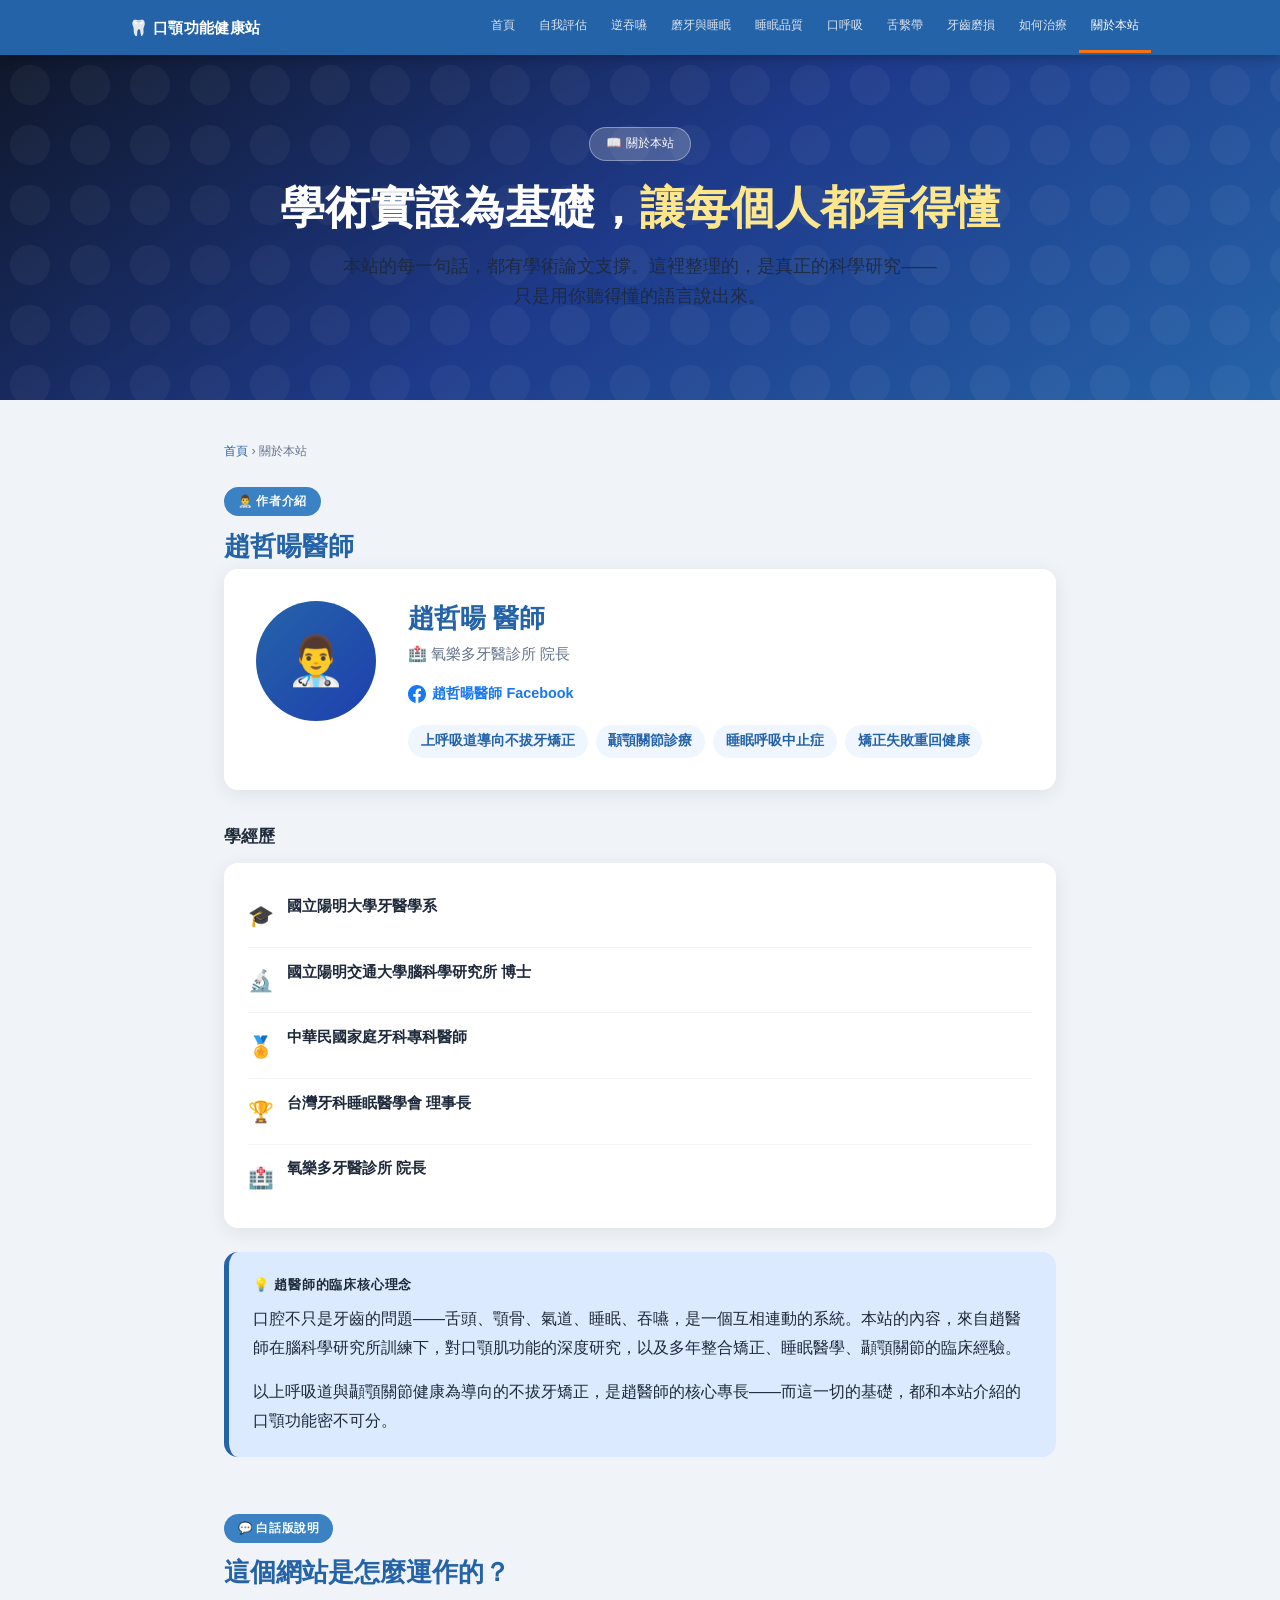
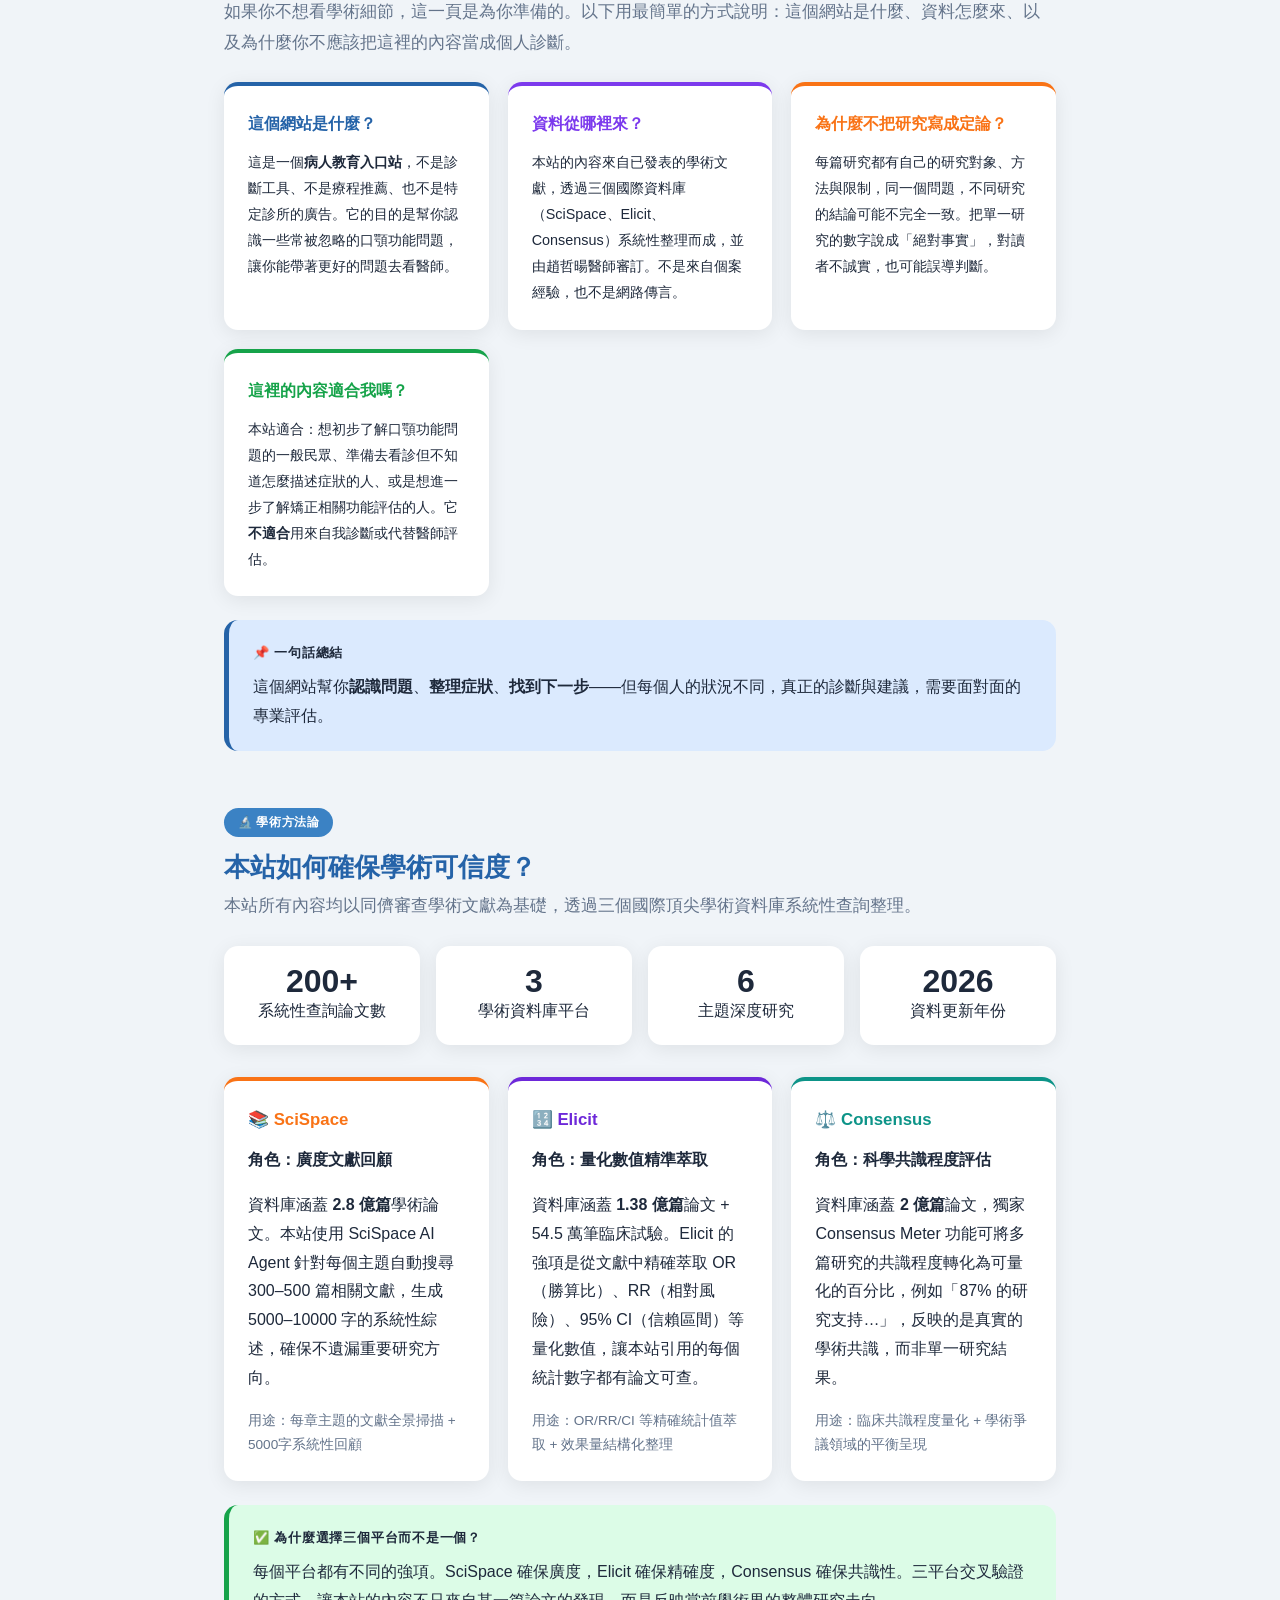
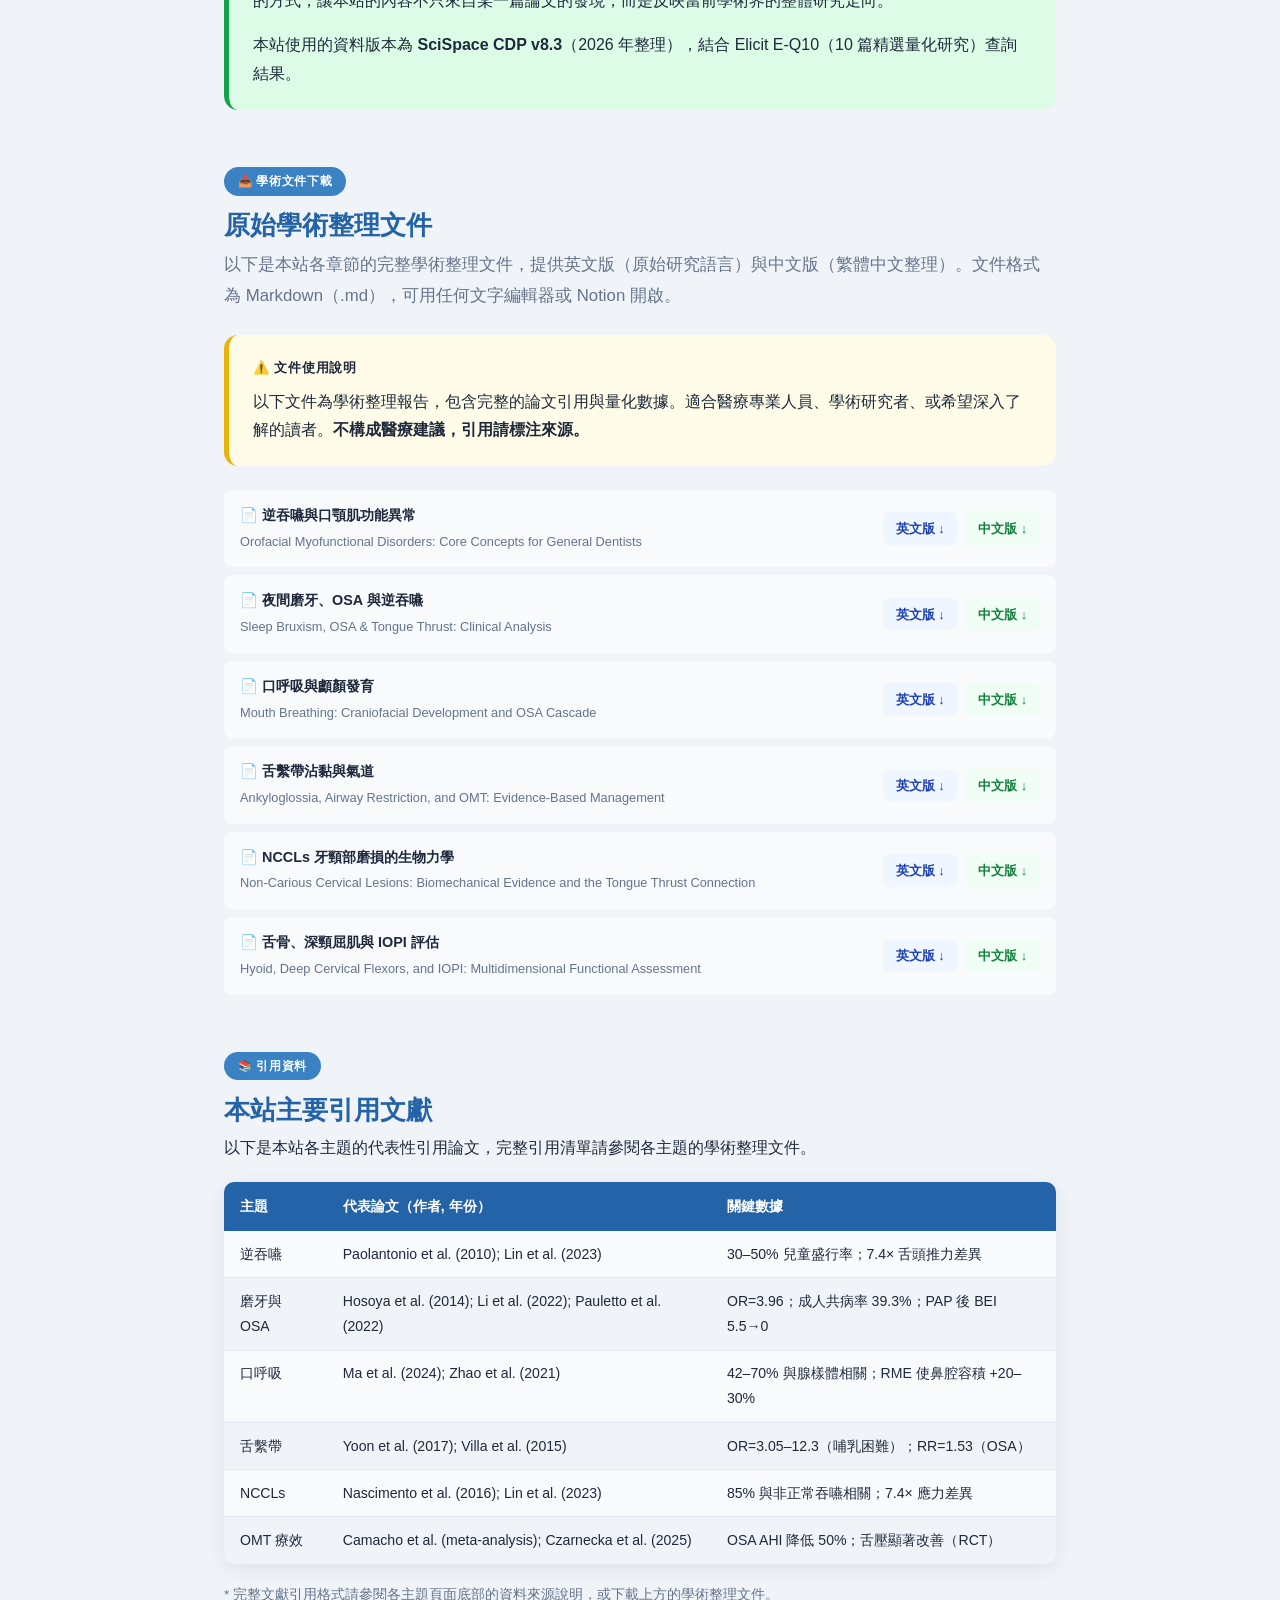
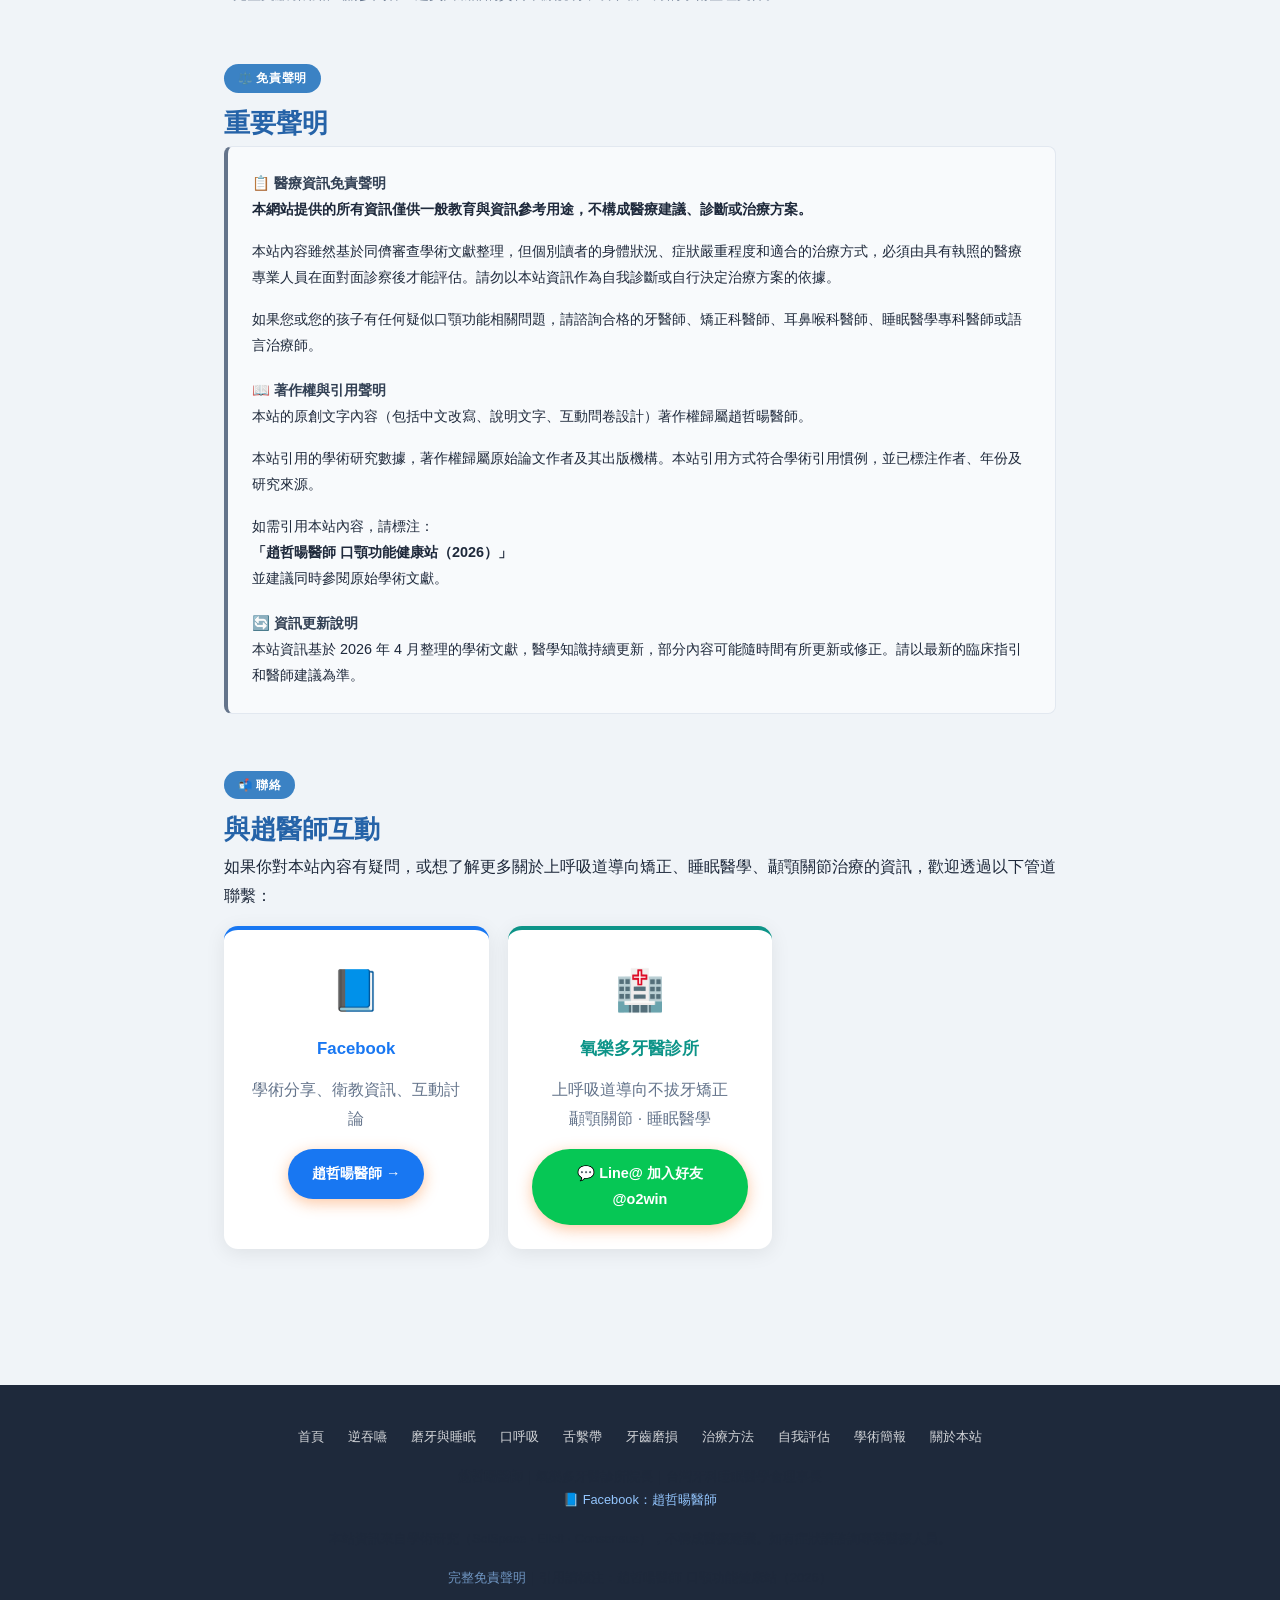
<file: about.html>
<!DOCTYPE html>
<html lang="zh-TW">
<head>
  <meta charset="UTF-8">
  <meta name="viewport" content="width=device-width, initial-scale=1.0">
  <meta name="description" content="關於趙哲暘醫師與口顎功能健康站｜氧樂多牙醫診所院長、台灣牙科睡眠醫學會理事長、陽明交通大學腦科學博士，專精上呼吸道導向矯正與顳顎關節診療。">
  <meta property="og:title" content="關於本站與趙哲暘醫師｜口顎功能健康站">
  <meta property="og:description" content="本站由趙哲暘醫師主持，透過 SciSpace、Elicit、Consensus 三大學術平台查詢 200+ 篇文獻整理而成。">
  <meta property="og:type" content="website">
  <title>關於本站與趙哲暘醫師｜口顎功能健康站</title>
  <link rel="stylesheet" href="style.css">
  <style>
    .doctor-card {
      display: flex;
      gap: 2rem;
      align-items: flex-start;
      background: white;
      border-radius: var(--radius);
      padding: 2rem;
      box-shadow: var(--shadow);
      margin-bottom: 2rem;
    }
    .doctor-avatar {
      width: 120px;
      height: 120px;
      border-radius: 50%;
      background: linear-gradient(135deg, #2563a8, #1e40af);
      display: flex;
      align-items: center;
      justify-content: center;
      font-size: 3rem;
      flex-shrink: 0;
    }
    .doctor-info h2 { margin-top: 0; color: var(--primary); }
    .doctor-info .clinic { color: #64748b; font-size: .95rem; margin-bottom: .8rem; }
    .specialty-list {
      display: flex;
      flex-wrap: wrap;
      gap: .5rem;
      margin-top: .8rem;
    }
    .specialty-tag {
      background: #eff6ff;
      color: var(--primary);
      border-radius: 999px;
      padding: .25rem .8rem;
      font-size: .85rem;
      font-weight: 600;
    }
    .fb-link {
      display: inline-flex;
      align-items: center;
      gap: .4rem;
      color: #1877f2;
      text-decoration: none;
      font-weight: 600;
      font-size: .9rem;
    }
    .fb-link:hover { text-decoration: underline; }
    .tool-card {
      background: white;
      border-radius: var(--radius);
      padding: 1.5rem;
      box-shadow: var(--shadow);
      border-top: 4px solid transparent;
    }
    .tool-card h3 { margin-top: 0; }
    .tool-card.elicit { border-top-color: #6d28d9; }
    .tool-card.consensus { border-top-color: #0d9488; }
    .tool-card.scispace { border-top-color: #f97316; }
    .credential-item {
      display: flex;
      gap: .8rem;
      align-items: flex-start;
      padding: .8rem 0;
      border-bottom: 1px solid #f1f5f9;
    }
    .credential-item:last-child { border-bottom: none; }
    .cred-icon { font-size: 1.3rem; flex-shrink: 0; margin-top: .1rem; }
    .cred-text { font-size: .95rem; line-height: 1.5; }
    .doc-row {
      display: flex;
      justify-content: space-between;
      align-items: center;
      padding: .8rem 1rem;
      background: #f8fafc;
      border-radius: 8px;
      margin-bottom: .5rem;
      gap: 1rem;
    }
    .doc-title { font-weight: 600; font-size: .9rem; flex: 1; }
    .doc-btns { display: flex; gap: .5rem; flex-shrink: 0; }
    .doc-btn {
      padding: .3rem .8rem;
      border-radius: 6px;
      font-size: .8rem;
      font-weight: 600;
      text-decoration: none;
    }
    .doc-btn.en { background: #eff6ff; color: #1e40af; }
    .doc-btn.zh { background: #f0fdf4; color: #15803d; }
    .doc-btn:hover { opacity: .8; }
    .disclaimer-box {
      background: #f8fafc;
      border: 1px solid #e2e8f0;
      border-left: 4px solid #64748b;
      border-radius: 8px;
      padding: 1.5rem;
      font-size: .9rem;
      line-height: 1.8;
      color: #475569;
    }
    .disclaimer-box h4 { margin-top: 0; color: #334155; }
    @media (max-width: 600px) {
      .doctor-card { flex-direction: column; }
      .doctor-avatar { width: 80px; height: 80px; font-size: 2rem; }
      .doc-row { flex-direction: column; align-items: flex-start; }
    }
  </style>
</head>
<body>

<nav class="site-nav">
  <div class="nav-inner">
    <a href="index.html" class="nav-logo">🦷 口顎功能健康站</a>
    <ul class="nav-links">
      <li><a href="index.html">首頁</a></li>
      <li><a href="self-check.html">自我評估</a></li>
      <li><a href="tongue-thrust.html">逆吞嚥</a></li>
      <li><a href="osa-bruxism.html">磨牙與睡眠</a></li>
      <li><a href="sleep-quality.html">睡眠品質</a></li>
      <li><a href="mouth-breathing.html">口呼吸</a></li>
      <li><a href="ankyloglossia.html">舌繫帶</a></li>
      <li><a href="ncls.html">牙齒磨損</a></li>
      <li><a href="omt.html">如何治療</a></li>
      <li><a href="about.html" class="active">關於本站</a></li>
    </ul>
  </div>
</nav>

<div class="hero" style="background:linear-gradient(145deg,#0f172a,#1e3a8a,#2563a8);">
  <div class="tag">📖 關於本站</div>
  <h1>學術實證為基礎，<em>讓每個人都看得懂</em></h1>
  <p class="sub">本站的每一句話，都有學術論文支撐。這裡整理的，是真正的科學研究——只是用你聽得懂的語言說出來。</p>
</div>

<main>
  <div class="breadcrumb"><a href="index.html">首頁</a> › 關於本站</div>

  <!-- 作者介紹 -->
  <section>
    <div class="section-label">👨‍⚕️ 作者介紹</div>
    <h2>趙哲暘醫師</h2>

    <div class="doctor-card">
      <div class="doctor-avatar">👨‍⚕️</div>
      <div class="doctor-info">
        <h2 style="margin-bottom:.3rem;">趙哲暘 醫師</h2>
        <div class="clinic">🏥 氧樂多牙醫診所 院長</div>
        <a href="https://www.facebook.com/ZhaoYishi" target="_blank" class="fb-link">
          <svg width="18" height="18" viewBox="0 0 24 24" fill="#1877f2"><path d="M24 12.073c0-6.627-5.373-12-12-12s-12 5.373-12 12c0 5.99 4.388 10.954 10.125 11.854v-8.385H7.078v-3.47h3.047V9.43c0-3.007 1.792-4.669 4.533-4.669 1.312 0 2.686.235 2.686.235v2.953H15.83c-1.491 0-1.956.925-1.956 1.874v2.25h3.328l-.532 3.47h-2.796v8.385C19.612 23.027 24 18.062 24 12.073z"/></svg>
          趙哲暘醫師 Facebook
        </a>
        <div class="specialty-list">
          <span class="specialty-tag">上呼吸道導向不拔牙矯正</span>
          <span class="specialty-tag">顳顎關節診療</span>
          <span class="specialty-tag">睡眠呼吸中止症</span>
          <span class="specialty-tag">矯正失敗重回健康</span>
        </div>
      </div>
    </div>

    <h3>學經歷</h3>
    <div class="card" style="padding:1.2rem 1.5rem;">
      <div class="credential-item">
        <span class="cred-icon">🎓</span>
        <div class="cred-text"><strong>國立陽明大學牙醫學系</strong></div>
      </div>
      <div class="credential-item">
        <span class="cred-icon">🔬</span>
        <div class="cred-text"><strong>國立陽明交通大學腦科學研究所 博士</strong></div>
      </div>
      <div class="credential-item">
        <span class="cred-icon">🏅</span>
        <div class="cred-text"><strong>中華民國家庭牙科專科醫師</strong></div>
      </div>
      <div class="credential-item">
        <span class="cred-icon">🏆</span>
        <div class="cred-text"><strong>台灣牙科睡眠醫學會 理事長</strong></div>
      </div>
      <div class="credential-item">
        <span class="cred-icon">🏥</span>
        <div class="cred-text"><strong>氧樂多牙醫診所 院長</strong></div>
      </div>
    </div>

    <div class="hl hl-blue" style="margin-top:1.5rem;">
      <div class="title">💡 趙醫師的臨床核心理念</div>
      <p>口腔不只是牙齒的問題——舌頭、顎骨、氣道、睡眠、吞嚥，是一個互相連動的系統。本站的內容，來自趙醫師在腦科學研究所訓練下，對口顎肌功能的深度研究，以及多年整合矯正、睡眠醫學、顳顎關節的臨床經驗。</p>
      <p style="margin-bottom:0;">以上呼吸道與顳顎關節健康為導向的不拔牙矯正，是趙醫師的核心專長——而這一切的基礎，都和本站介紹的口顎功能密不可分。</p>
    </div>
  </section>

  <!-- 白話版說明 -->
  <section id="how-we-work">
    <div class="section-label">💬 白話版說明</div>
    <h2>這個網站是怎麼運作的？</h2>
    <p class="lead">如果你不想看學術細節，這一頁是為你準備的。以下用最簡單的方式說明：這個網站是什麼、資料怎麼來、以及為什麼你不應該把這裡的內容當成個人診斷。</p>

    <div class="card-grid">
      <div class="card" style="border-top:4px solid #2563a8;">
        <h3 style="margin-top:0; color:#2563a8; font-size:1rem;">這個網站是什麼？</h3>
        <p style="font-size:.9rem; margin-bottom:0;">這是一個<strong>病人教育入口站</strong>，不是診斷工具、不是療程推薦、也不是特定診所的廣告。它的目的是幫你認識一些常被忽略的口顎功能問題，讓你能帶著更好的問題去看醫師。</p>
      </div>
      <div class="card" style="border-top:4px solid #7c3aed;">
        <h3 style="margin-top:0; color:#7c3aed; font-size:1rem;">資料從哪裡來？</h3>
        <p style="font-size:.9rem; margin-bottom:0;">本站的內容來自已發表的學術文獻，透過三個國際資料庫（SciSpace、Elicit、Consensus）系統性整理而成，並由趙哲暘醫師審訂。不是來自個案經驗，也不是網路傳言。</p>
      </div>
      <div class="card" style="border-top:4px solid #f97316;">
        <h3 style="margin-top:0; color:#f97316; font-size:1rem;">為什麼不把研究寫成定論？</h3>
        <p style="font-size:.9rem; margin-bottom:0;">每篇研究都有自己的研究對象、方法與限制，同一個問題，不同研究的結論可能不完全一致。把單一研究的數字說成「絕對事實」，對讀者不誠實，也可能誤導判斷。</p>
      </div>
      <div class="card" style="border-top:4px solid #16a34a;">
        <h3 style="margin-top:0; color:#16a34a; font-size:1rem;">這裡的內容適合我嗎？</h3>
        <p style="font-size:.9rem; margin-bottom:0;">本站適合：想初步了解口顎功能問題的一般民眾、準備去看診但不知道怎麼描述症狀的人、或是想進一步了解矯正相關功能評估的人。它<strong>不適合</strong>用來自我診斷或代替醫師評估。</p>
      </div>
    </div>

    <div class="hl hl-blue" style="margin-top:1.5rem;">
      <div class="title">📌 一句話總結</div>
      <p style="margin-bottom:0;">這個網站幫你<strong>認識問題</strong>、<strong>整理症狀</strong>、<strong>找到下一步</strong>——但每個人的狀況不同，真正的診斷與建議，需要面對面的專業評估。</p>
    </div>
  </section>

  <!-- 學術方法論 -->
  <section>
    <div class="section-label">🔬 學術方法論</div>
    <h2>本站如何確保學術可信度？</h2>
    <p class="lead">本站所有內容均以同儕審查學術文獻為基礎，透過三個國際頂尖學術資料庫系統性查詢整理。</p>

    <div class="stats">
      <div class="stat">
        <div class="num">200+</div>
        <div class="label">系統性查詢論文數</div>
      </div>
      <div class="stat">
        <div class="num">3</div>
        <div class="label">學術資料庫平台</div>
      </div>
      <div class="stat">
        <div class="num">6</div>
        <div class="label">主題深度研究</div>
      </div>
      <div class="stat">
        <div class="num">2026</div>
        <div class="label">資料更新年份</div>
      </div>
    </div>

    <div class="card-grid" style="margin-top:2rem;">
      <div class="tool-card scispace">
        <h3 style="color:#f97316;">📚 SciSpace</h3>
        <p><strong>角色：廣度文獻回顧</strong></p>
        <p>資料庫涵蓋 <strong>2.8 億篇</strong>學術論文。本站使用 SciSpace AI Agent 針對每個主題自動搜尋 300–500 篇相關文獻，生成 5000–10000 字的系統性綜述，確保不遺漏重要研究方向。</p>
        <p style="margin-bottom:0; font-size:.85rem; color:#64748b;">用途：每章主題的文獻全景掃描 + 5000字系統性回顧</p>
      </div>
      <div class="tool-card elicit">
        <h3 style="color:#6d28d9;">🔢 Elicit</h3>
        <p><strong>角色：量化數值精準萃取</strong></p>
        <p>資料庫涵蓋 <strong>1.38 億篇</strong>論文 + 54.5 萬筆臨床試驗。Elicit 的強項是從文獻中精確萃取 OR（勝算比）、RR（相對風險）、95% CI（信賴區間）等量化數值，讓本站引用的每個統計數字都有論文可查。</p>
        <p style="margin-bottom:0; font-size:.85rem; color:#64748b;">用途：OR/RR/CI 等精確統計值萃取 + 效果量結構化整理</p>
      </div>
      <div class="tool-card consensus">
        <h3 style="color:#0d9488;">⚖️ Consensus</h3>
        <p><strong>角色：科學共識程度評估</strong></p>
        <p>資料庫涵蓋 <strong>2 億篇</strong>論文，獨家 Consensus Meter 功能可將多篇研究的共識程度轉化為可量化的百分比，例如「87% 的研究支持…」，反映的是真實的學術共識，而非單一研究結果。</p>
        <p style="margin-bottom:0; font-size:.85rem; color:#64748b;">用途：臨床共識程度量化 + 學術爭議領域的平衡呈現</p>
      </div>
    </div>

    <div class="hl hl-green" style="margin-top:1.5rem;">
      <div class="title">✅ 為什麼選擇三個平台而不是一個？</div>
      <p>每個平台都有不同的強項。SciSpace 確保廣度，Elicit 確保精確度，Consensus 確保共識性。三平台交叉驗證的方式，讓本站的內容不只來自某一篇論文的發現，而是反映當前學術界的整體研究走向。</p>
      <p style="margin-bottom:0;">本站使用的資料版本為 <strong>SciSpace CDP v8.3</strong>（2026 年整理），結合 Elicit E-Q10（10 篇精選量化研究）查詢結果。</p>
    </div>
  </section>

  <!-- 學術文件下載 -->
  <section>
    <div class="section-label">📥 學術文件下載</div>
    <h2>原始學術整理文件</h2>
    <p class="lead">以下是本站各章節的完整學術整理文件，提供英文版（原始研究語言）與中文版（繁體中文整理）。文件格式為 Markdown（.md），可用任何文字編輯器或 Notion 開啟。</p>

    <div class="hl hl-yellow">
      <div class="title">⚠️ 文件使用說明</div>
      <p style="margin-bottom:0;">以下文件為學術整理報告，包含完整的論文引用與量化數據。適合醫療專業人員、學術研究者、或希望深入了解的讀者。<strong>不構成醫療建議，引用請標注來源。</strong></p>
    </div>

    <div style="margin-top:1.5rem;">
      <div class="doc-row">
        <div class="doc-title">📄 逆吞嚥與口顎肌功能異常<br><span style="font-weight:400;color:#64748b;font-size:.8rem;">Orofacial Myofunctional Disorders: Core Concepts for General Dentists</span></div>
        <div class="doc-btns">
          <a href="docs/01_tongue-thrust-omd_EN.md" download class="doc-btn en">英文版 ↓</a>
          <a href="docs/01_tongue-thrust-omd_ZH.md" download class="doc-btn zh">中文版 ↓</a>
        </div>
      </div>
      <div class="doc-row">
        <div class="doc-title">📄 夜間磨牙、OSA 與逆吞嚥<br><span style="font-weight:400;color:#64748b;font-size:.8rem;">Sleep Bruxism, OSA & Tongue Thrust: Clinical Analysis</span></div>
        <div class="doc-btns">
          <a href="docs/02_osa-bruxism_EN.md" download class="doc-btn en">英文版 ↓</a>
          <a href="docs/02_osa-bruxism_ZH.md" download class="doc-btn zh">中文版 ↓</a>
        </div>
      </div>
      <div class="doc-row">
        <div class="doc-title">📄 口呼吸與顱顏發育<br><span style="font-weight:400;color:#64748b;font-size:.8rem;">Mouth Breathing: Craniofacial Development and OSA Cascade</span></div>
        <div class="doc-btns">
          <a href="docs/03_mouth-breathing_EN.md" download class="doc-btn en">英文版 ↓</a>
          <a href="docs/03_mouth-breathing_ZH.md" download class="doc-btn zh">中文版 ↓</a>
        </div>
      </div>
      <div class="doc-row">
        <div class="doc-title">📄 舌繫帶沾黏與氣道<br><span style="font-weight:400;color:#64748b;font-size:.8rem;">Ankyloglossia, Airway Restriction, and OMT: Evidence-Based Management</span></div>
        <div class="doc-btns">
          <a href="docs/04_ankyloglossia_EN.md" download class="doc-btn en">英文版 ↓</a>
          <a href="docs/04_ankyloglossia_ZH.md" download class="doc-btn zh">中文版 ↓</a>
        </div>
      </div>
      <div class="doc-row">
        <div class="doc-title">📄 NCCLs 牙頸部磨損的生物力學<br><span style="font-weight:400;color:#64748b;font-size:.8rem;">Non-Carious Cervical Lesions: Biomechanical Evidence and the Tongue Thrust Connection</span></div>
        <div class="doc-btns">
          <a href="docs/05_ncls_EN.md" download class="doc-btn en">英文版 ↓</a>
          <a href="docs/05_ncls_ZH.md" download class="doc-btn zh">中文版 ↓</a>
        </div>
      </div>
      <div class="doc-row">
        <div class="doc-title">📄 舌骨、深頸屈肌與 IOPI 評估<br><span style="font-weight:400;color:#64748b;font-size:.8rem;">Hyoid, Deep Cervical Flexors, and IOPI: Multidimensional Functional Assessment</span></div>
        <div class="doc-btns">
          <a href="docs/06_omt-hyoid-iopi_EN.md" download class="doc-btn en">英文版 ↓</a>
          <a href="docs/06_omt-hyoid-iopi_ZH.md" download class="doc-btn zh">中文版 ↓</a>
        </div>
      </div>
    </div>
  </section>

  <!-- 引用資料說明 -->
  <section>
    <div class="section-label">📚 引用資料</div>
    <h2>本站主要引用文獻</h2>
    <p>以下是本站各主題的代表性引用論文，完整引用清單請參閱各主題的學術整理文件。</p>

    <table class="data-table">
      <tr>
        <th>主題</th>
        <th>代表論文（作者, 年份）</th>
        <th>關鍵數據</th>
      </tr>
      <tr>
        <td>逆吞嚥</td>
        <td>Paolantonio et al. (2010); Lin et al. (2023)</td>
        <td>30–50% 兒童盛行率；7.4× 舌頭推力差異</td>
      </tr>
      <tr>
        <td>磨牙與OSA</td>
        <td>Hosoya et al. (2014); Li et al. (2022); Pauletto et al. (2022)</td>
        <td>OR=3.96；成人共病率 39.3%；PAP 後 BEI 5.5→0</td>
      </tr>
      <tr>
        <td>口呼吸</td>
        <td>Ma et al. (2024); Zhao et al. (2021)</td>
        <td>42–70% 與腺樣體相關；RME 使鼻腔容積 +20–30%</td>
      </tr>
      <tr>
        <td>舌繫帶</td>
        <td>Yoon et al. (2017); Villa et al. (2015)</td>
        <td>OR=3.05–12.3（哺乳困難）；RR=1.53（OSA）</td>
      </tr>
      <tr>
        <td>NCCLs</td>
        <td>Nascimento et al. (2016); Lin et al. (2023)</td>
        <td>85% 與非正常吞嚥相關；7.4× 應力差異</td>
      </tr>
      <tr>
        <td>OMT 療效</td>
        <td>Camacho et al. (meta-analysis); Czarnecka et al. (2025)</td>
        <td>OSA AHI 降低 50%；舌壓顯著改善（RCT）</td>
      </tr>
    </table>

    <p style="font-size:.85rem; color:#64748b; margin-top:1rem;">* 完整文獻引用格式請參閱各主題頁面底部的資料來源說明，或下載上方的學術整理文件。</p>
  </section>

  <!-- 免責聲明 -->
  <section id="disclaimer">
    <div class="section-label">⚖️ 免責聲明</div>
    <h2>重要聲明</h2>

    <div class="disclaimer-box">
      <h4>📋 醫療資訊免責聲明</h4>
      <p><strong>本網站提供的所有資訊僅供一般教育與資訊參考用途，不構成醫療建議、診斷或治療方案。</strong></p>
      <p>本站內容雖然基於同儕審查學術文獻整理，但個別讀者的身體狀況、症狀嚴重程度和適合的治療方式，必須由具有執照的醫療專業人員在面對面診察後才能評估。請勿以本站資訊作為自我診斷或自行決定治療方案的依據。</p>
      <p>如果您或您的孩子有任何疑似口顎功能相關問題，請諮詢合格的牙醫師、矯正科醫師、耳鼻喉科醫師、睡眠醫學專科醫師或語言治療師。</p>

      <h4 style="margin-top:1.2rem;">📖 著作權與引用聲明</h4>
      <p>本站的原創文字內容（包括中文改寫、說明文字、互動問卷設計）著作權歸屬趙哲暘醫師。</p>
      <p>本站引用的學術研究數據，著作權歸屬原始論文作者及其出版機構。本站引用方式符合學術引用慣例，並已標注作者、年份及研究來源。</p>
      <p style="margin-bottom:0;">如需引用本站內容，請標注：<br>
      <strong>「趙哲暘醫師 口顎功能健康站（2026）」</strong><br>並建議同時參閱原始學術文獻。</p>

      <h4 style="margin-top:1.2rem;">🔄 資訊更新說明</h4>
      <p style="margin-bottom:0;">本站資訊基於 2026 年 4 月整理的學術文獻，醫學知識持續更新，部分內容可能隨時間有所更新或修正。請以最新的臨床指引和醫師建議為準。</p>
    </div>
  </section>

  <!-- 聯絡 -->
  <section>
    <div class="section-label">📬 聯絡</div>
    <h2>與趙醫師互動</h2>
    <p>如果你對本站內容有疑問，或想了解更多關於上呼吸道導向矯正、睡眠醫學、顳顎關節治療的資訊，歡迎透過以下管道聯繫：</p>

    <div class="card-grid">
      <div class="card" style="border-top:4px solid #1877f2; text-align:center;">
        <div style="font-size:2.5rem; margin-bottom:.5rem;">📘</div>
        <h3 style="margin-top:0; color:#1877f2;">Facebook</h3>
        <p style="color:#64748b;">學術分享、衛教資訊、互動討論</p>
        <a href="https://www.facebook.com/ZhaoYishi" target="_blank" class="btn btn-primary" style="background:#1877f2;">趙哲暘醫師 →</a>
      </div>
      <div class="card" style="border-top:4px solid #0d9488; text-align:center;">
        <div style="font-size:2.5rem; margin-bottom:.5rem;">🏥</div>
        <h3 style="margin-top:0; color:#0d9488;">氧樂多牙醫診所</h3>
        <p style="color:#64748b;">上呼吸道導向不拔牙矯正<br>顳顎關節 · 睡眠醫學</p>
        <a href="https://line.me/R/ti/p/@o2win" target="_blank" class="btn btn-primary" style="background:#06c755;">💬 Line@ 加入好友 @o2win</a>
      </div>
    </div>
  </section>

</main>

<footer class="site-footer">
  <div class="footer-links">
    <a href="index.html">首頁</a>
    <a href="tongue-thrust.html">逆吞嚥</a>
    <a href="osa-bruxism.html">磨牙與睡眠</a>
    <a href="mouth-breathing.html">口呼吸</a>
    <a href="ankyloglossia.html">舌繫帶</a>
    <a href="ncls.html">牙齒磨損</a>
    <a href="omt.html">治療方法</a>
    <a href="self-check.html">自我評估</a>
    <a href="presentations.html">學術簡報</a>
    <a href="about.html">關於本站</a>
  </div>
  <p style="margin-top:1rem;">
    <strong>趙哲暘醫師</strong>｜氧樂多牙醫診所院長｜台灣牙科睡眠醫學會理事長<br>
    <a href="https://www.facebook.com/ZhaoYishi" target="_blank" style="color:#93c5fd;">📘 Facebook：趙哲暘醫師</a>
  </p>
  <p>本站資訊來自學術研究（SciSpace · Elicit · Consensus），不構成醫療建議。如有症狀請諮詢專業醫療人員。</p>
  <p style="margin-top:.5rem; font-size:.8rem; opacity:.7;"><a href="about.html#disclaimer" style="color:#93c5fd;">完整免責聲明</a>｜引用請標注：趙哲暘醫師 口顎功能健康站（2026）</p>
</footer>

</body>
</html>
</file>
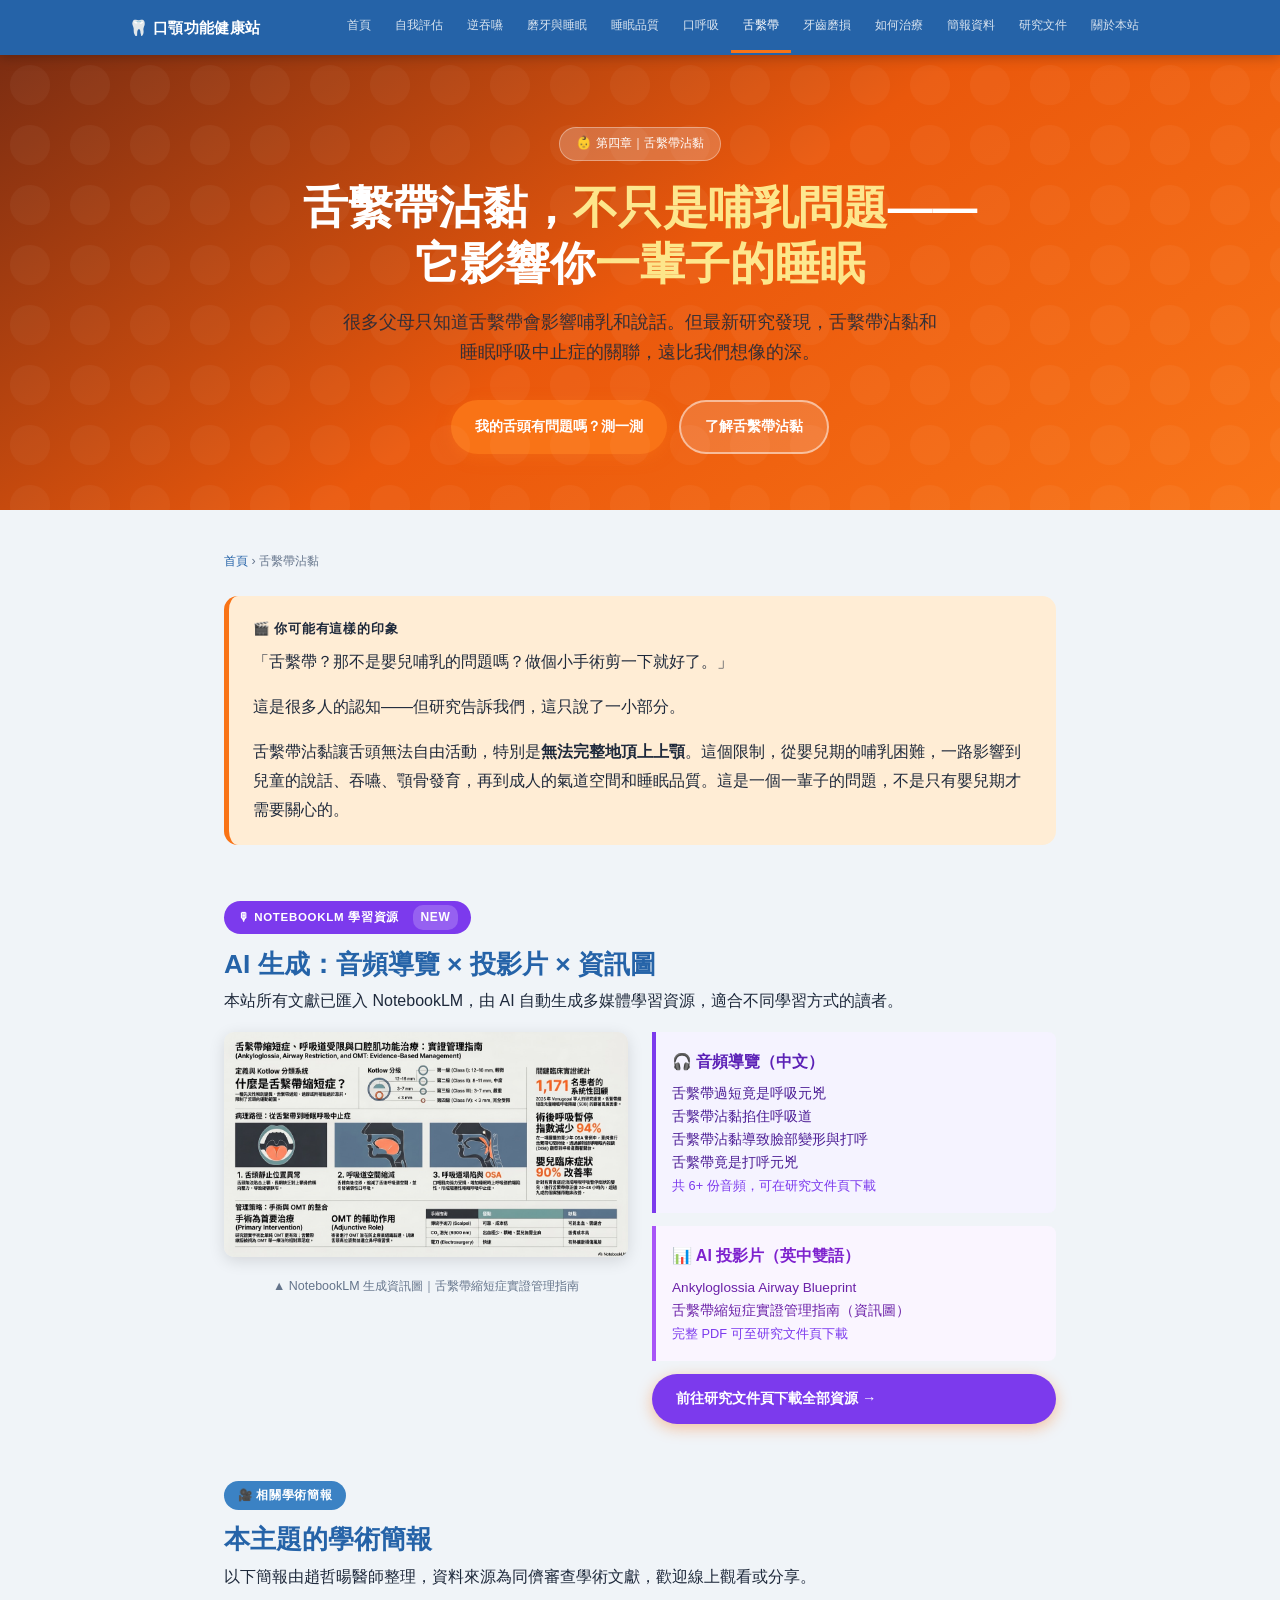
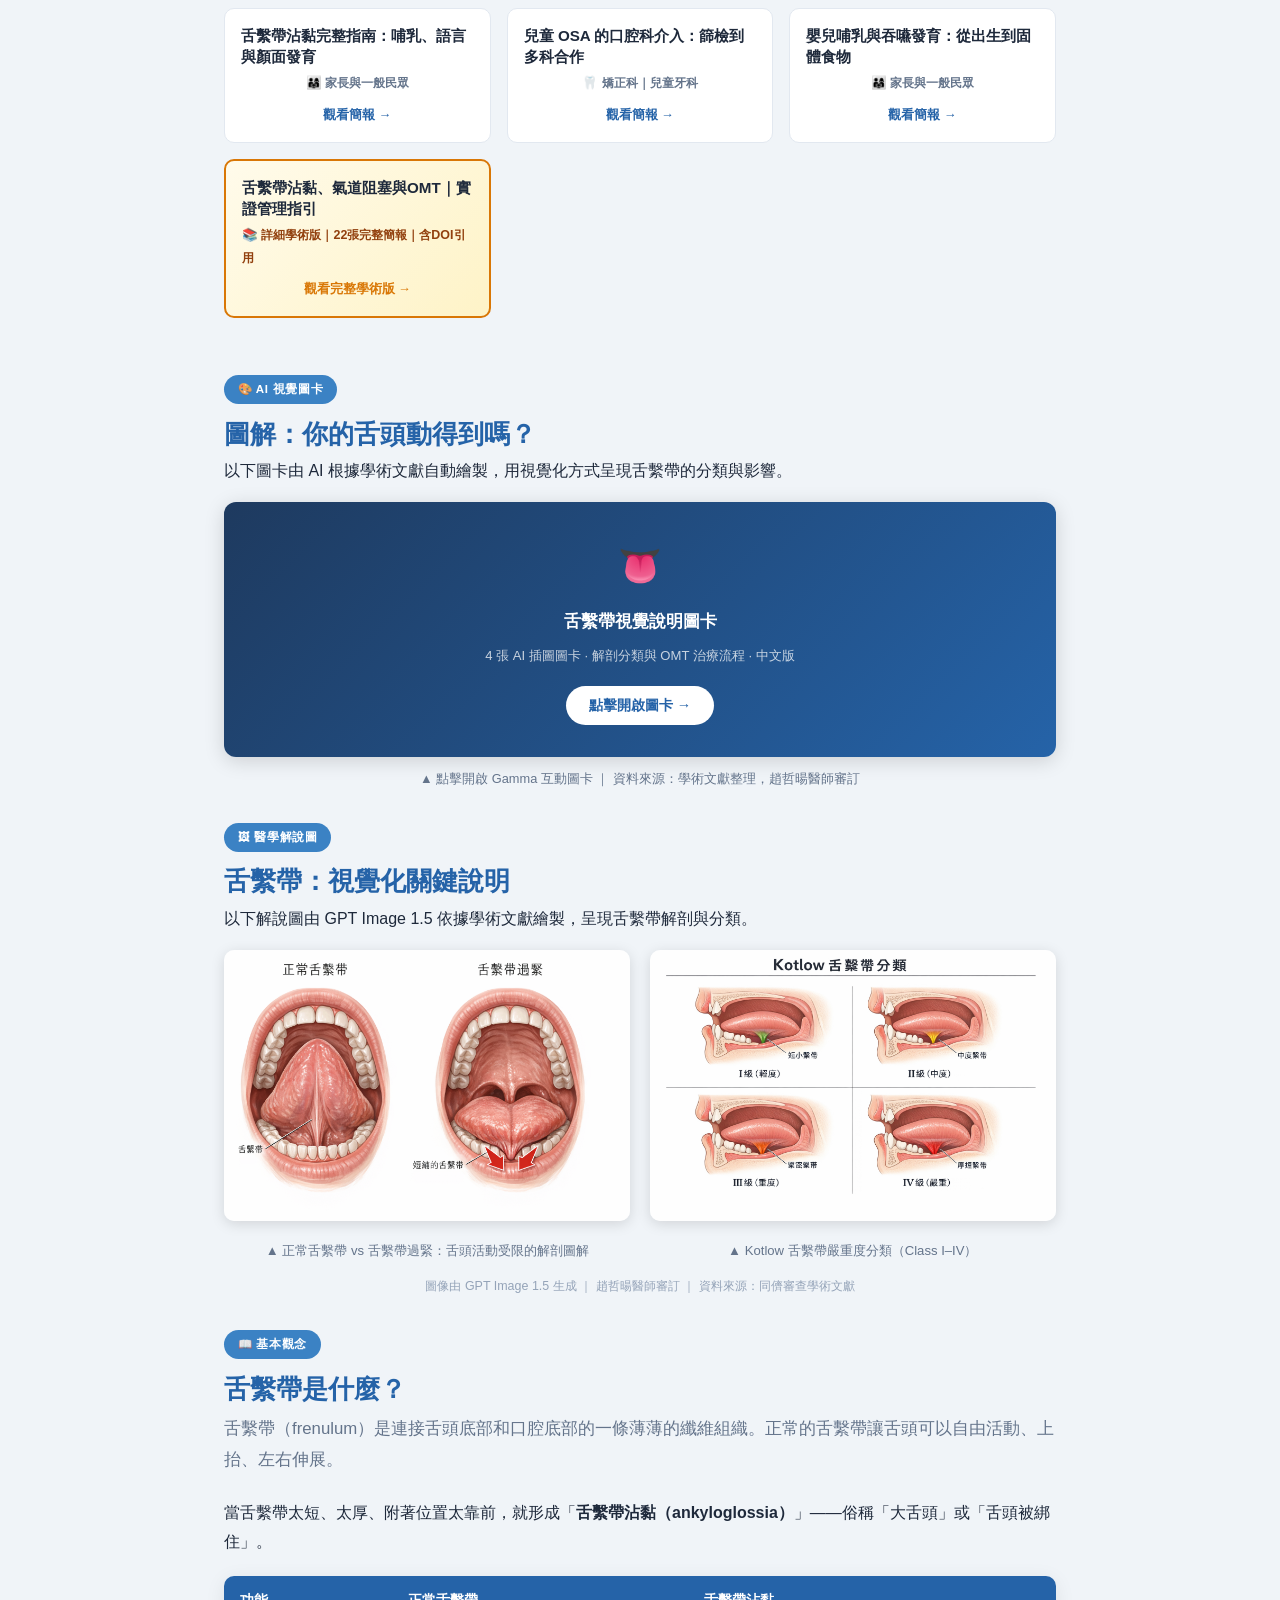
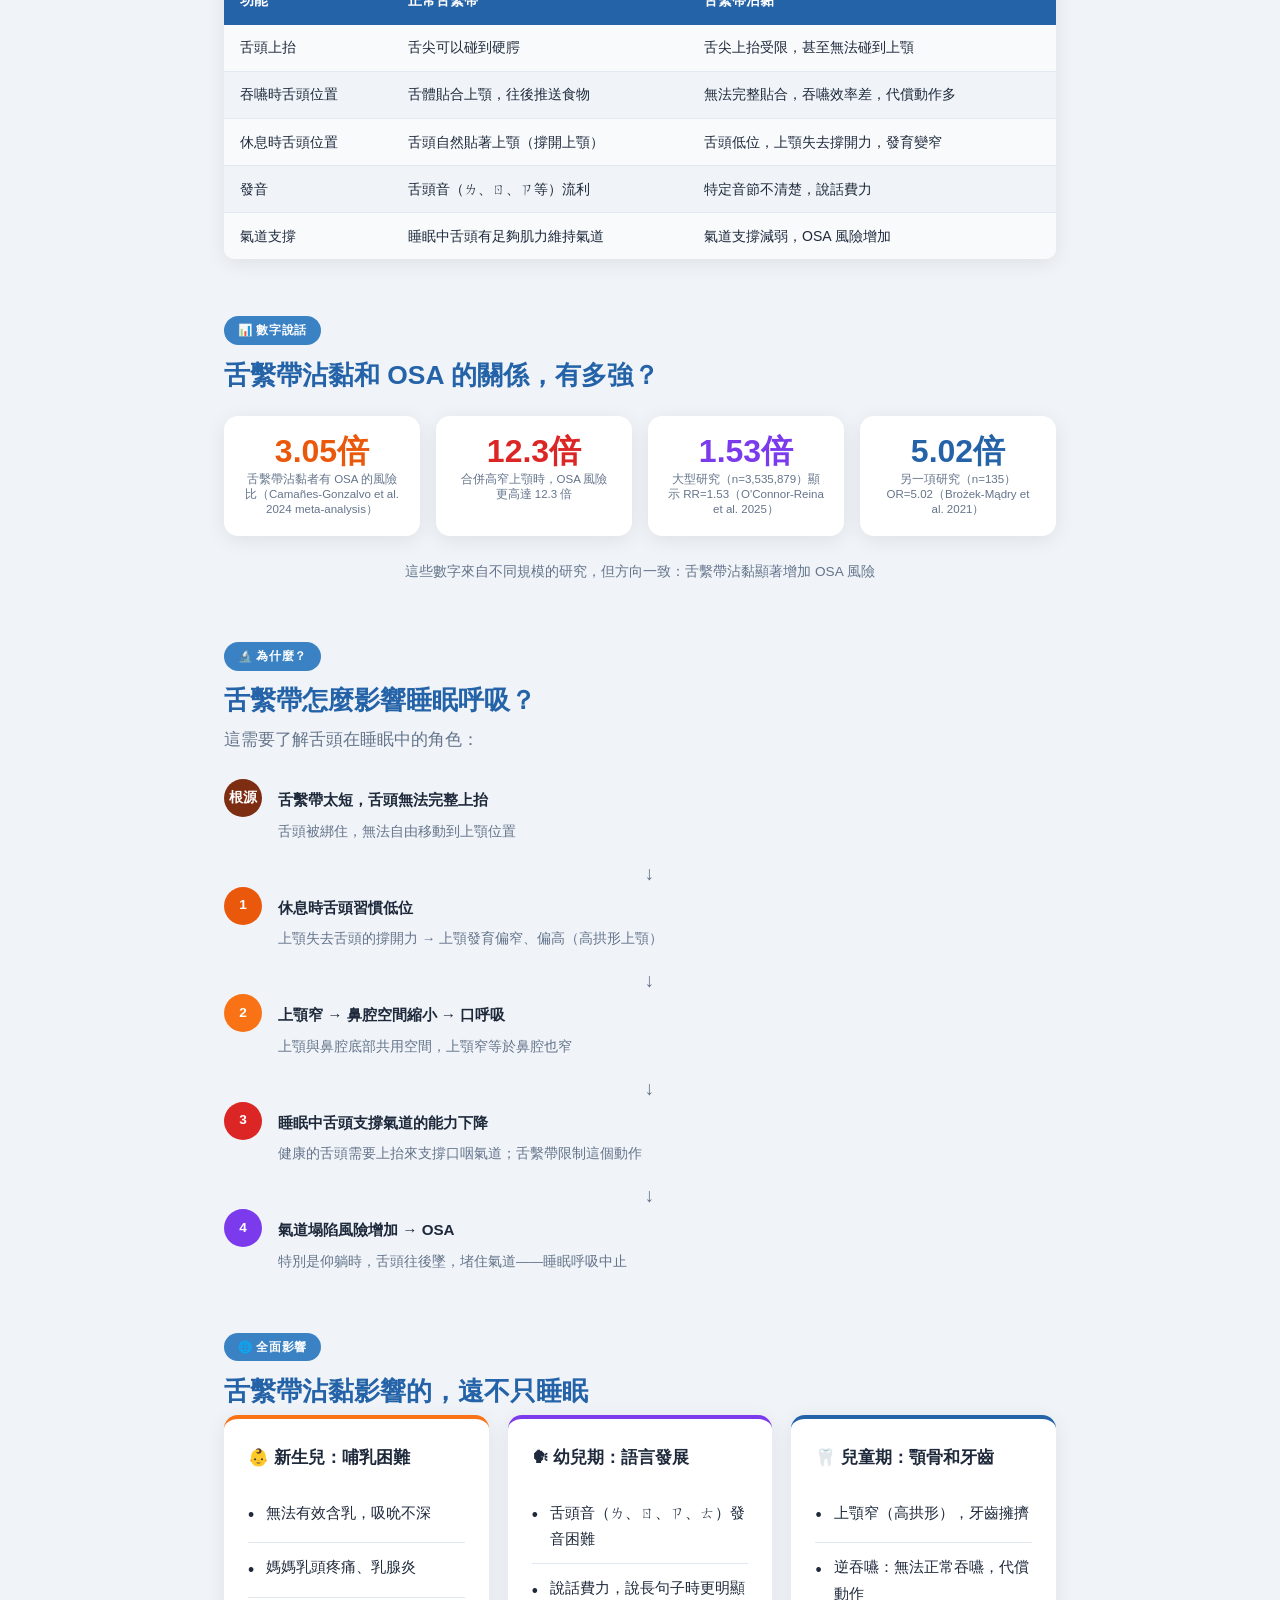
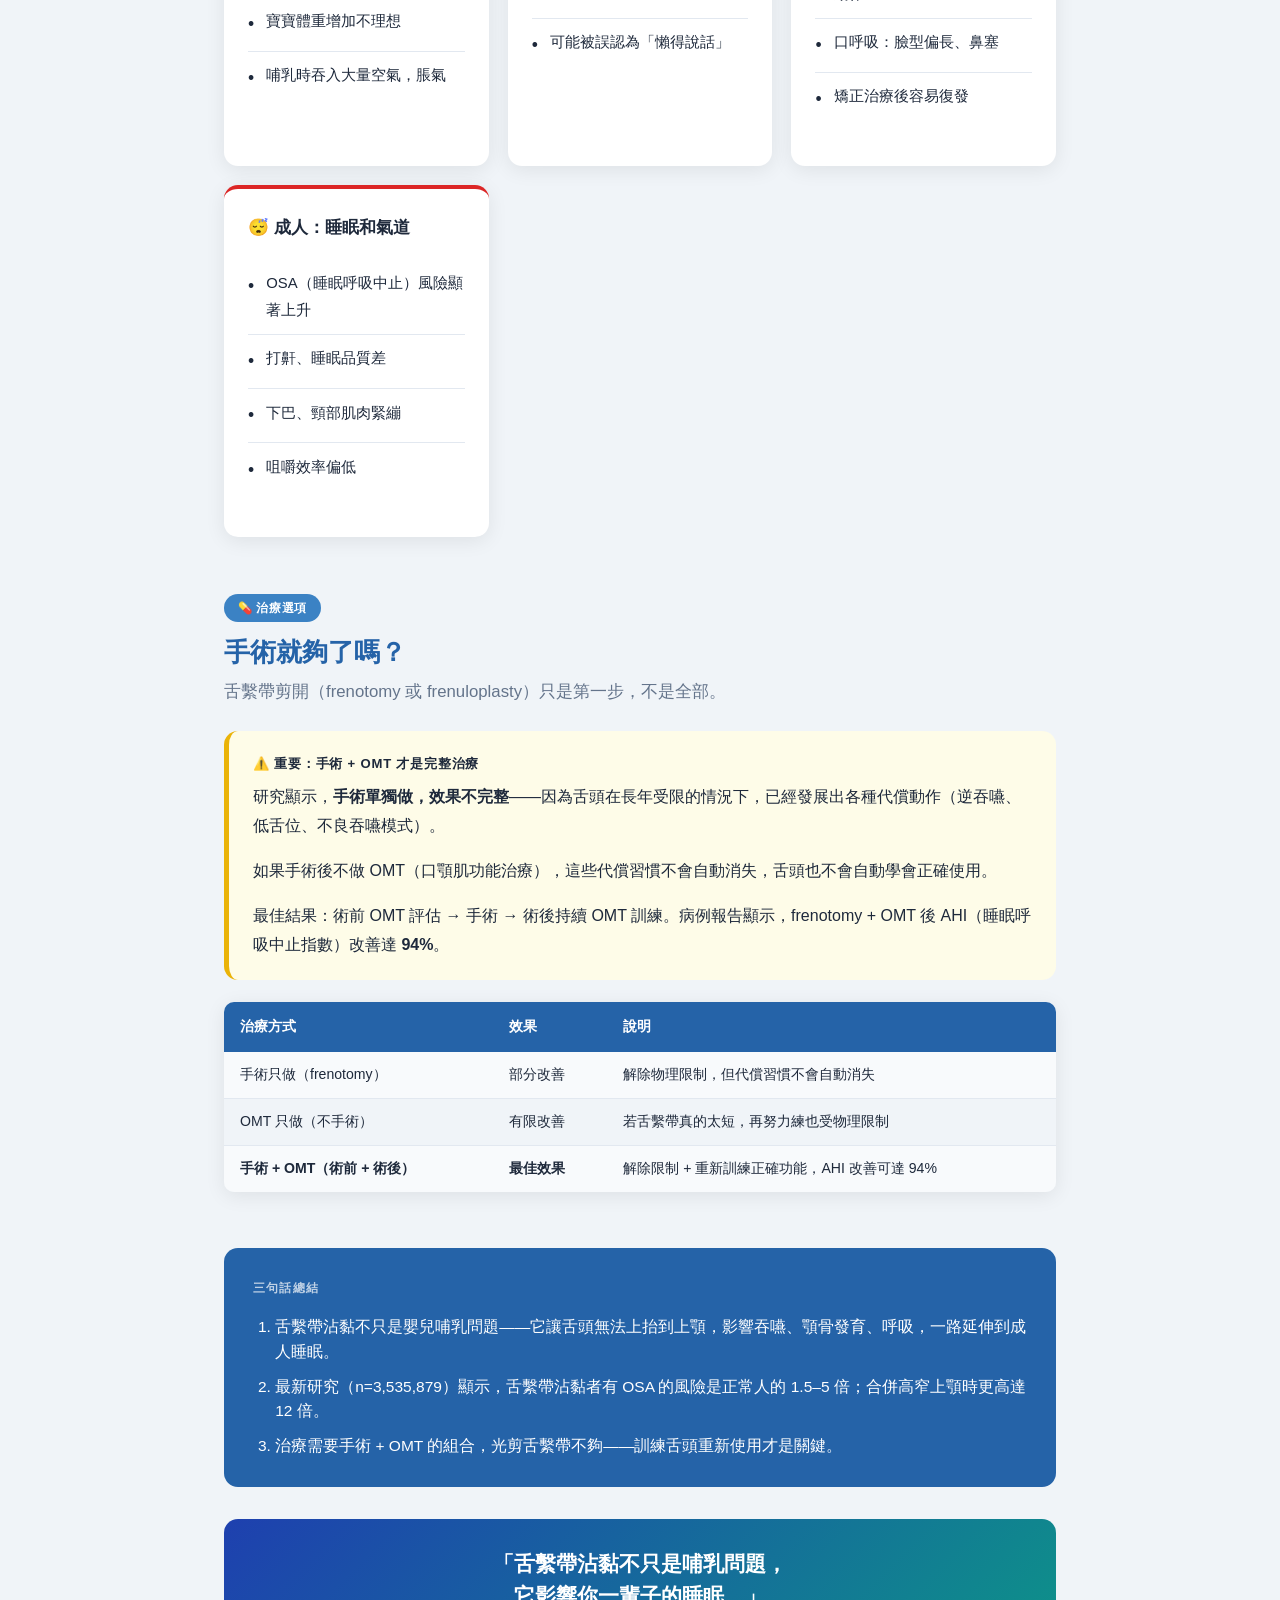
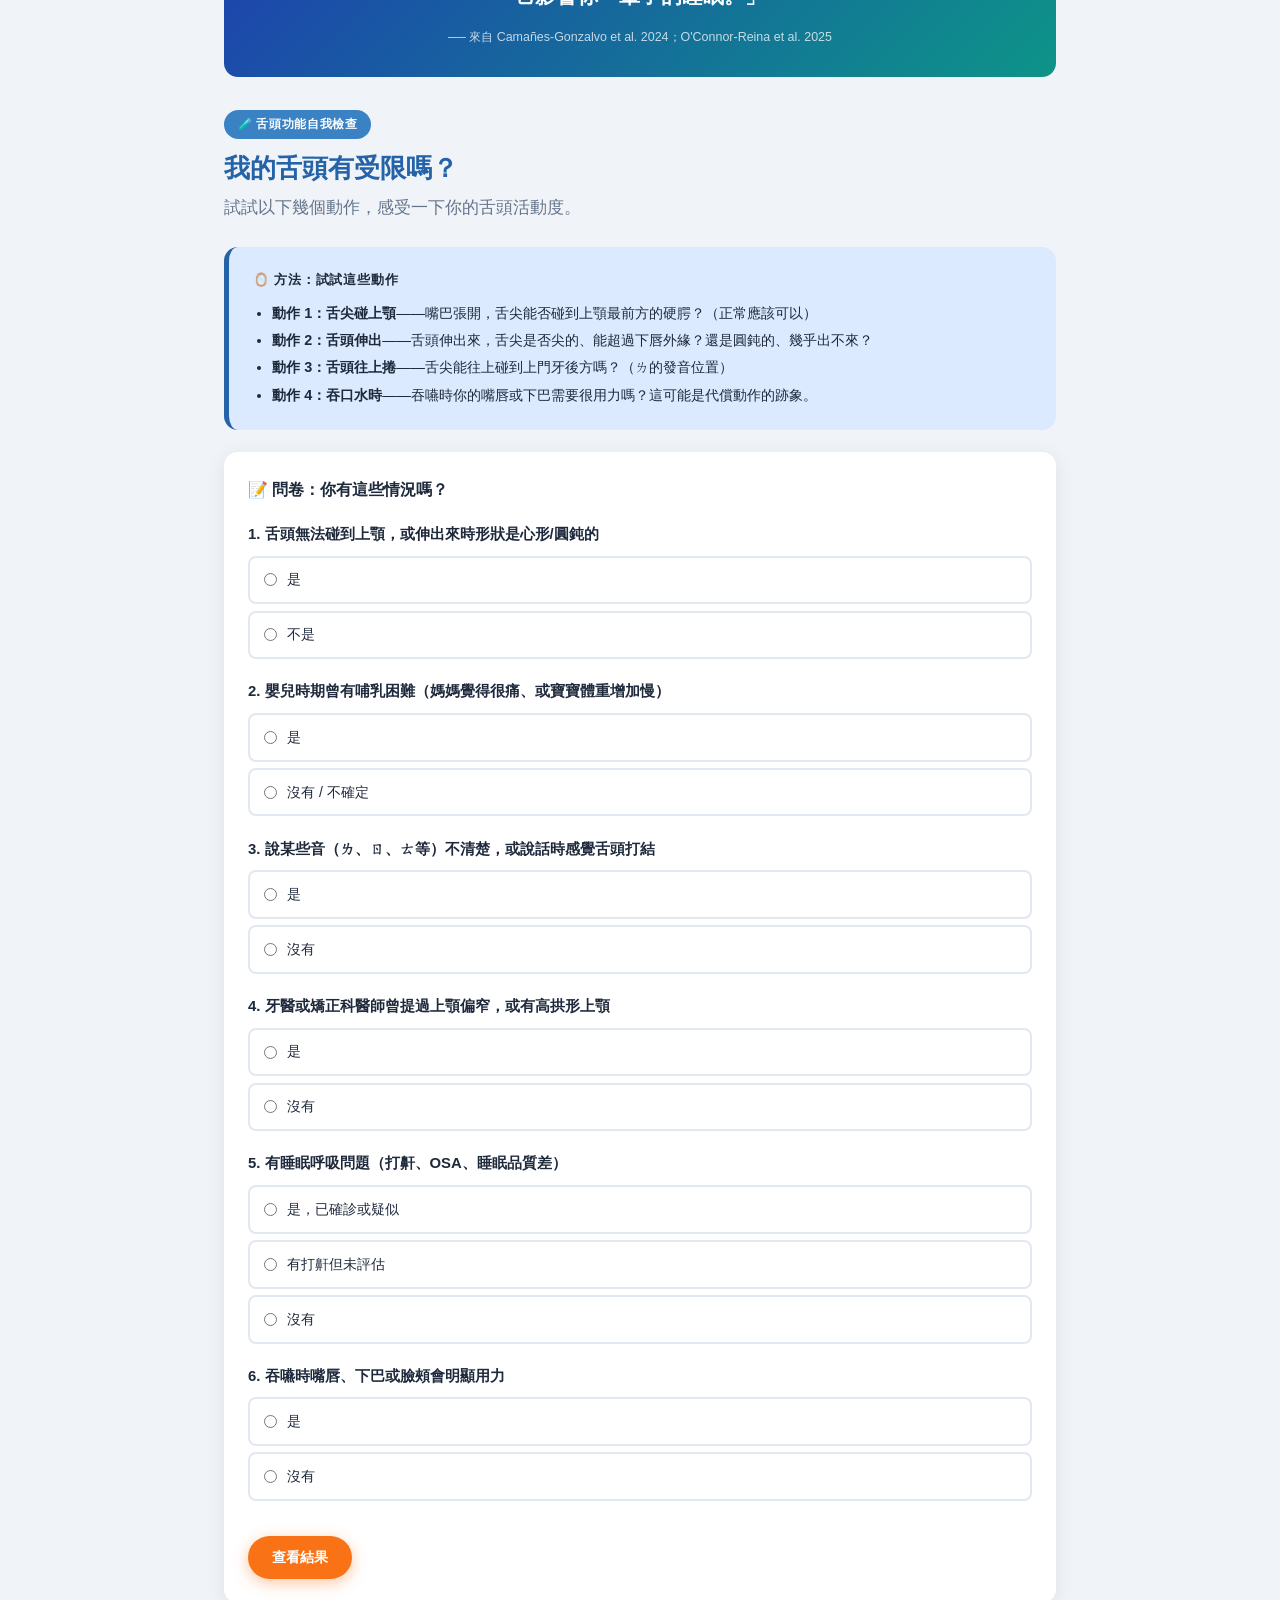
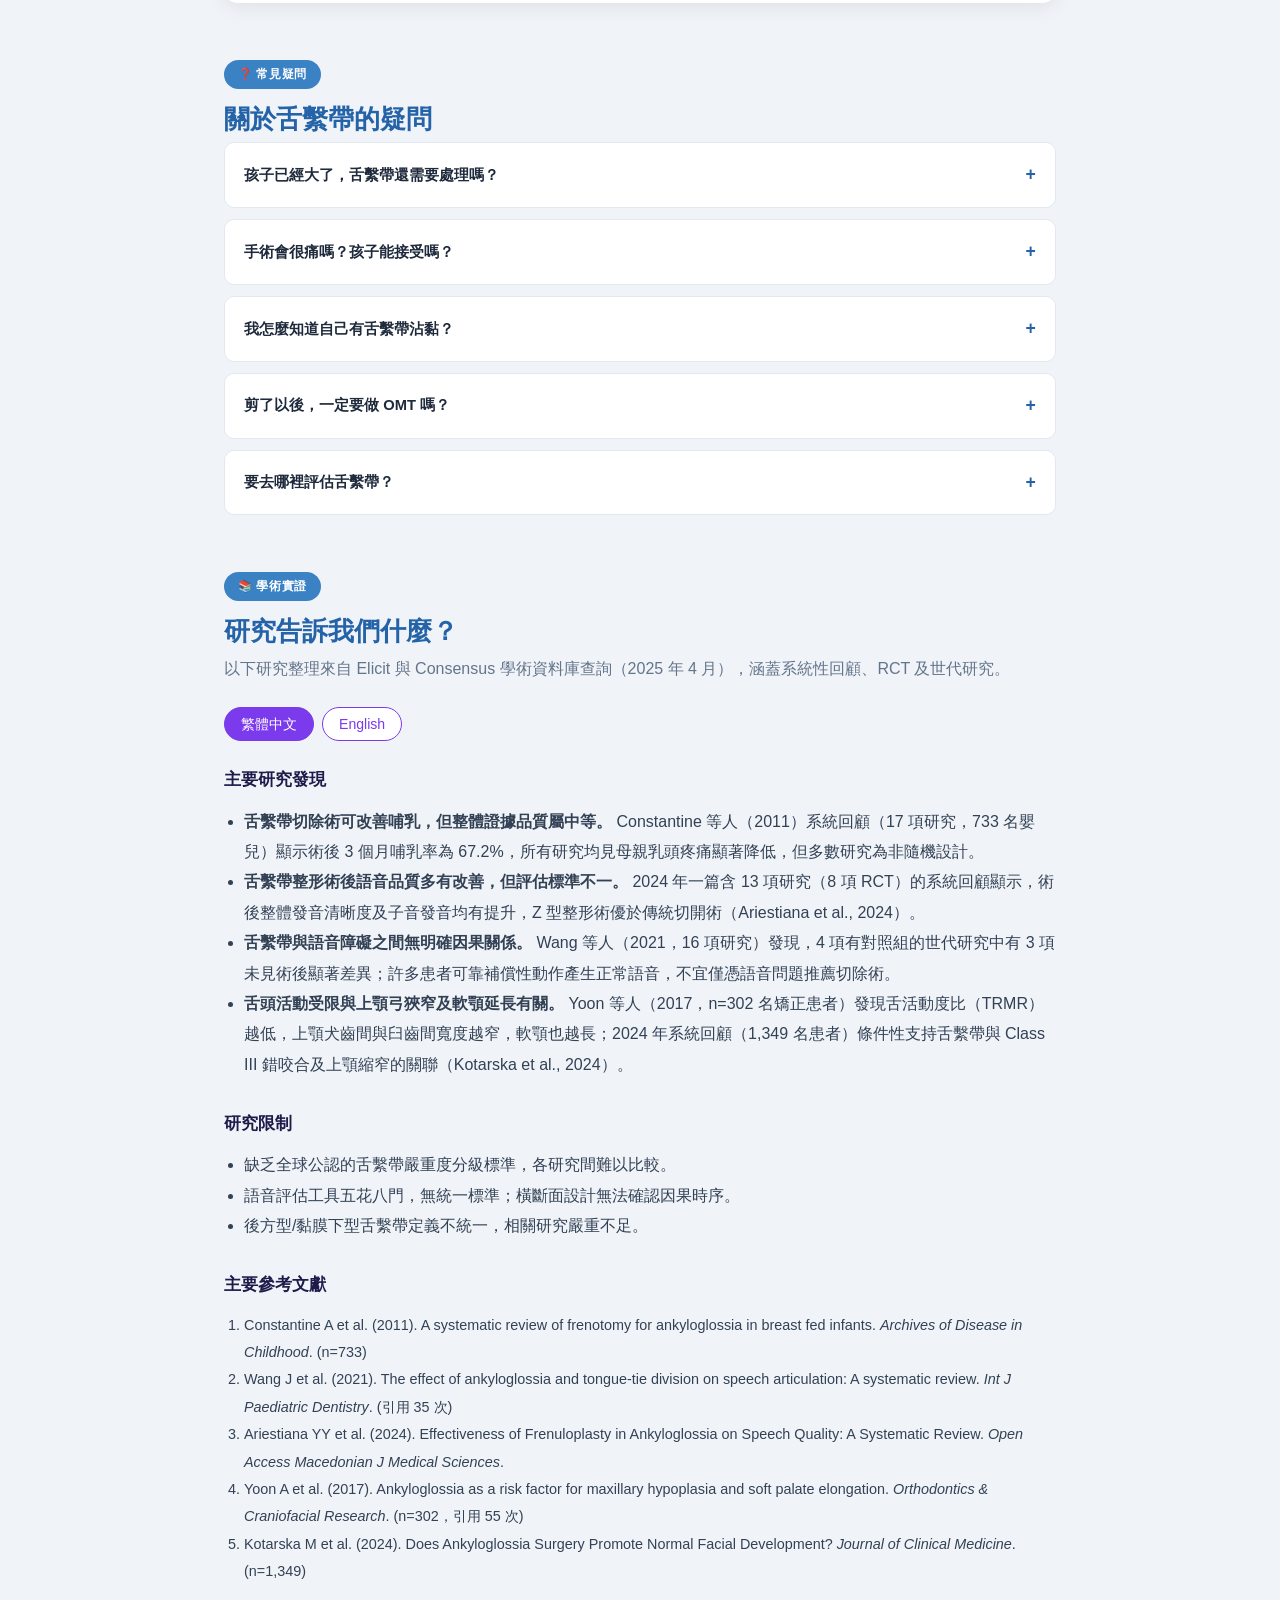
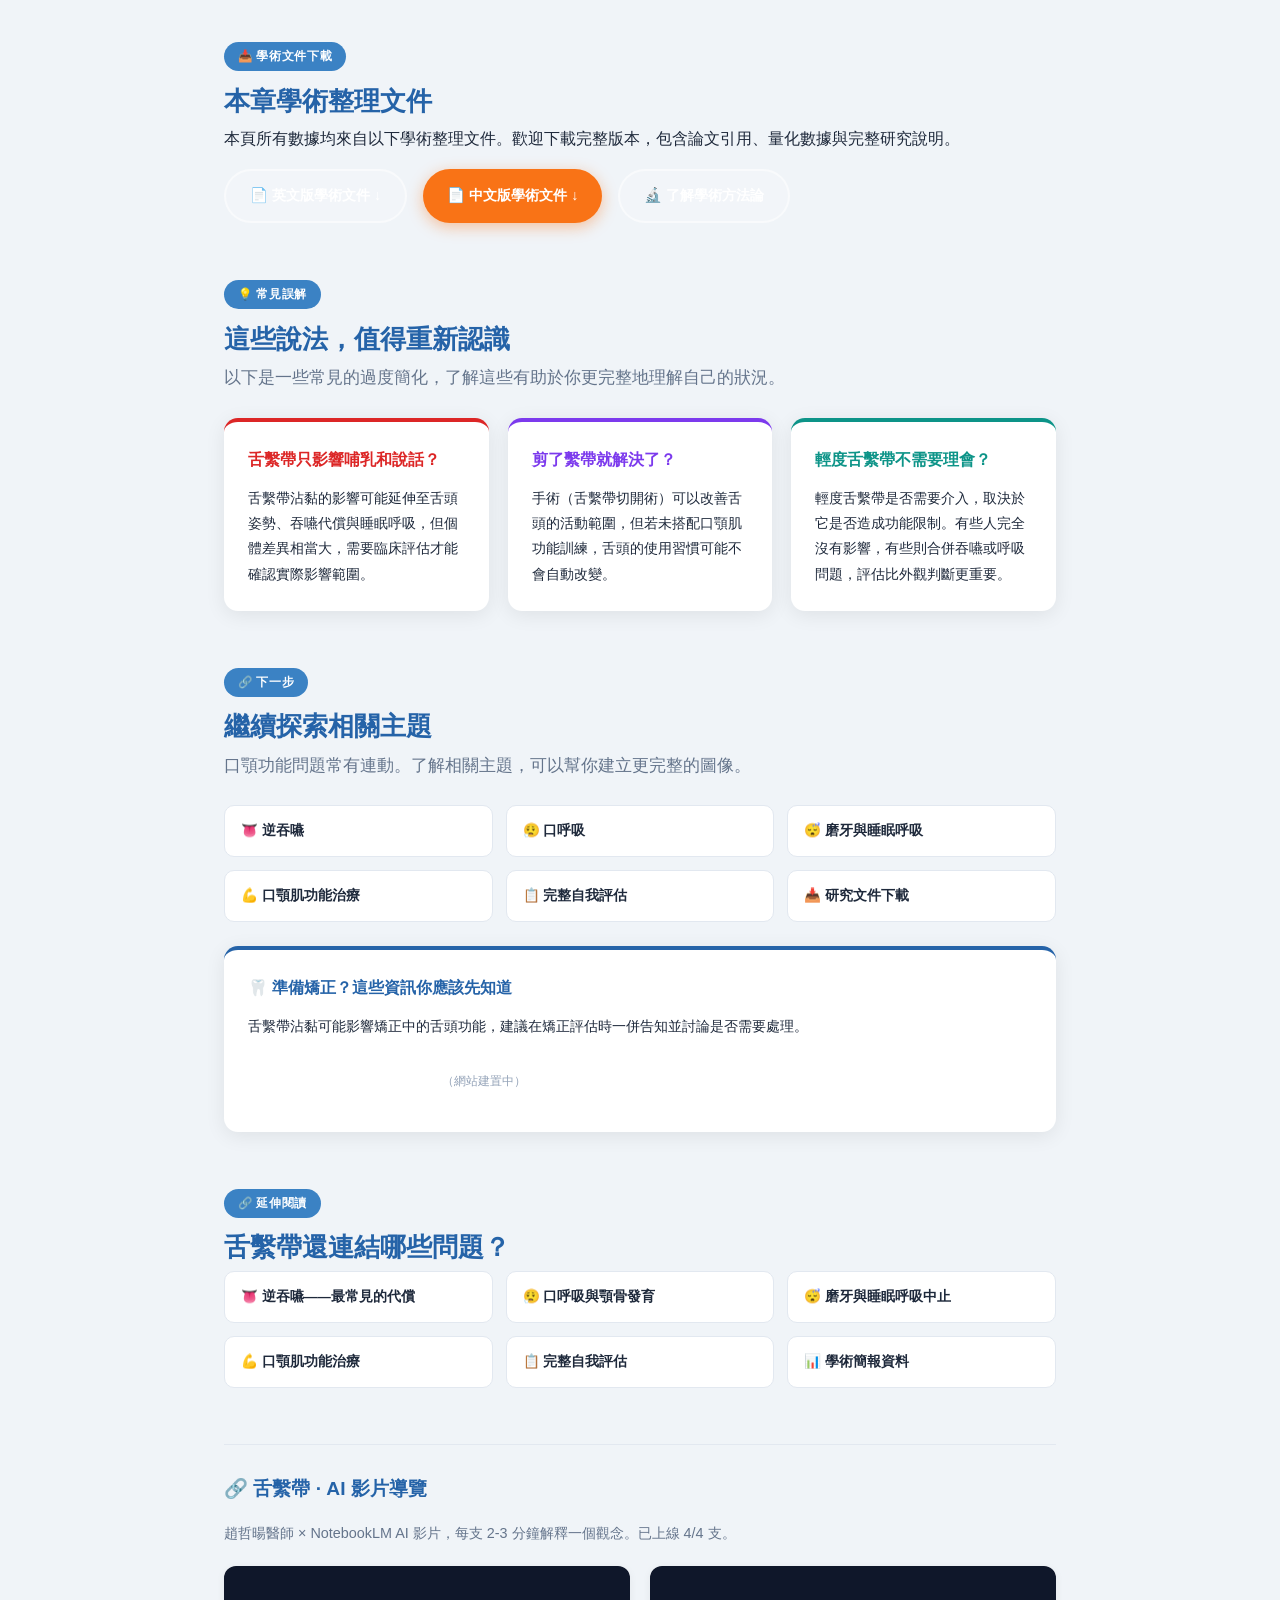
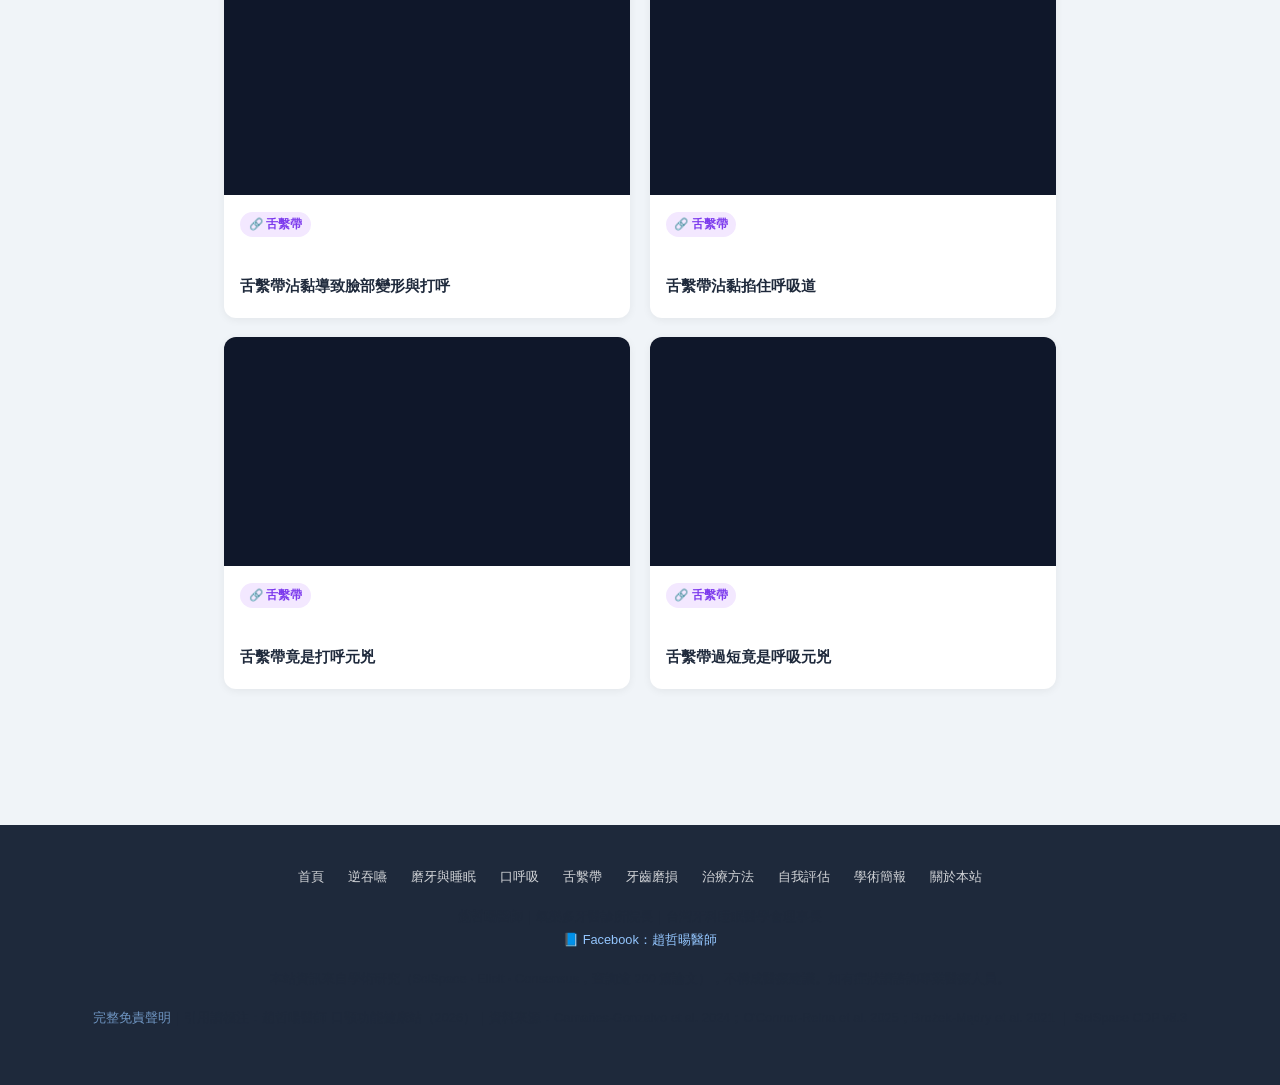
<file: ankyloglossia.html>
<!DOCTYPE html>
<html lang="zh-TW">
<head>
  <meta charset="UTF-8">
  <meta name="viewport" content="width=device-width, initial-scale=1.0">
  <meta name="description" content="舌繫帶沾黏衛教｜舌繫帶不只影響哺乳，還與睡眠呼吸、逆吞嚥、語音發展密切相關。了解 Kotlow 分類與術後 OMT 的重要性。">
  <meta property="og:title" content="舌繫帶沾黏——不只是哺乳問題，它影響你一輩子的睡眠｜口顎功能健康站">
  <meta property="og:description" content="舌繫帶過緊限制舌頭活動，影響哺乳、語音、睡眠呼吸。研究顯示 4–10% 嬰兒有此問題，手術後需配合 OMT。">
  <meta property="og:type" content="article">
  <title>舌繫帶沾黏——不只是哺乳問題，它影響你一輩子的睡眠｜口顎功能健康站</title>
  <link rel="stylesheet" href="style.css">
</head>
<body>

<nav class="site-nav">
  <div class="nav-inner">
    <a href="index.html" class="nav-logo">🦷 口顎功能健康站</a>
    <ul class="nav-links">
      <li><a href="index.html">首頁</a></li>
      <li><a href="self-check.html">自我評估</a></li>
      <li><a href="tongue-thrust.html">逆吞嚥</a></li>
      <li><a href="osa-bruxism.html">磨牙與睡眠</a></li>
      <li><a href="sleep-quality.html">睡眠品質</a></li>
      <li><a href="mouth-breathing.html">口呼吸</a></li>
      <li><a href="ankyloglossia.html" class="active">舌繫帶</a></li>
      <li><a href="ncls.html">牙齒磨損</a></li>
      <li><a href="omt.html">如何治療</a></li>
      <li><a href="presentations.html">簡報資料</a></li>
      <li><a href="research.html">研究文件</a></li>
      <li><a href="about.html">關於本站</a></li>
    </ul>
  </div>
</nav>

<div class="hero" style="background:linear-gradient(145deg,#7c2d12,#ea580c,#f97316);">
  <div class="tag">👶 第四章｜舌繫帶沾黏</div>
  <h1>舌繫帶沾黏，<em>不只是哺乳問題</em>——<br>它影響你<em>一輩子的睡眠</em></h1>
  <p class="sub">很多父母只知道舌繫帶會影響哺乳和說話。但最新研究發現，舌繫帶沾黏和睡眠呼吸中止症的關聯，遠比我們想像的深。</p>
  <div class="hero-btns">
    <a href="#self-test" class="btn btn-primary">我的舌頭有問題嗎？測一測</a>
    <a href="#what-is" class="btn btn-outline">了解舌繫帶沾黏</a>
  </div>
</div>

<main>
  <div class="breadcrumb"><a href="index.html">首頁</a> › 舌繫帶沾黏</div>

  <!-- 開場 -->
  <section>
    <div class="hl hl-orange">
      <div class="title">🎬 你可能有這樣的印象</div>
      <p>「舌繫帶？那不是嬰兒哺乳的問題嗎？做個小手術剪一下就好了。」</p>
      <p>這是很多人的認知——但研究告訴我們，這只說了一小部分。</p>
      <p style="margin-bottom:0;">舌繫帶沾黏讓舌頭無法自由活動，特別是<strong>無法完整地頂上上顎</strong>。這個限制，從嬰兒期的哺乳困難，一路影響到兒童的說話、吞嚥、顎骨發育，再到成人的氣道空間和睡眠品質。這是一個一輩子的問題，不是只有嬰兒期才需要關心的。</p>
    </div>
  </section>

  <!-- NotebookLM 學習資源 -->
  <section>
    <div class="section-label" style="background:#7c3aed;">🎙 NotebookLM 學習資源 <span style="font-size:.75rem;background:rgba(255,255,255,.2);padding:.1rem .45rem;border-radius:10px;margin-left:.5rem;">NEW</span></div>
    <h2>AI 生成：音頻導覽 × 投影片 × 資訊圖</h2>
    <p>本站所有文獻已匯入 NotebookLM，由 AI 自動生成多媒體學習資源，適合不同學習方式的讀者。</p>
    <div style="display:grid; grid-template-columns:1fr 1fr; gap:1.5rem; margin-top:1rem;">
      <div>
        <img src="images/notebooklm/ag_infographic.jpg" alt="舌繫帶沾黏 資訊圖" style="width:100%; border-radius:10px; box-shadow:0 4px 16px rgba(0,0,0,.12);">
        <p style="font-size:.78rem; color:#64748b; margin:.5rem 0 0; text-align:center;">▲ NotebookLM 生成資訊圖｜舌繫帶縮短症實證管理指南</p>
      </div>
      <div style="display:flex; flex-direction:column; gap:.8rem; justify-content:center;">
        <div style="background:#f5f3ff; border-left:4px solid #7c3aed; border-radius:0 8px 8px 0; padding:1rem;">
          <div style="font-weight:700; color:#5b21b6; margin-bottom:.3rem;">🎧 音頻導覽（中文）</div>
          <div style="font-size:.85rem; color:#4c1d95; line-height:1.7;">舌繫帶過短竟是呼吸元兇<br>
            舌繫帶沾黏掐住呼吸道<br>
            舌繫帶沾黏導致臉部變形與打呼<br>
            舌繫帶竟是打呼元兇<br>
            <span style="color:#7c3aed; font-size:.8rem;">共 6+ 份音頻，可在研究文件頁下載</span></div>
        </div>
        <div style="background:#faf5ff; border-left:4px solid #a855f7; border-radius:0 8px 8px 0; padding:1rem;">
          <div style="font-weight:700; color:#7e22ce; margin-bottom:.3rem;">📊 AI 投影片（英中雙語）</div>
          <div style="font-size:.85rem; color:#6b21a8; line-height:1.7;">Ankyloglossia Airway Blueprint<br>
            舌繫帶縮短症實證管理指南（資訊圖）<br>
            <span style="color:#7c3aed; font-size:.8rem;">完整 PDF 可至研究文件頁下載</span></div>
        </div>
        <a href="research.html" class="btn btn-primary" style="background:#7c3aed; border-color:#7c3aed; text-align:center;">前往研究文件頁下載全部資源 →</a>
      </div>
    </div>
  </section>

  <!-- 相關簡報 -->
  <section>
    <div class="section-label">🎥 相關學術簡報</div>
    <h2>本主題的學術簡報</h2>
    <p>以下簡報由趙哲暘醫師整理，資料來源為同儕審查學術文獻，歡迎線上觀看或分享。</p>
    <div class="related-grid" style="grid-template-columns: repeat(auto-fill, minmax(260px,1fr)); gap:1rem;">
      <a href="https://gamma.app/docs/1v862b7lehhpal0" target="_blank" class="related-link" style="display:flex; flex-direction:column; gap:.3rem; padding:1rem;">
        <span style="font-weight:700; font-size:.95rem; line-height:1.4;">舌繫帶沾黏完整指南：哺乳、語言與顏面發育</span>
        <span style="font-size:.78rem; color:#64748b;">👨‍👩‍👧 家長與一般民眾</span>
        <span style="font-size:.8rem; color:#2563a8; margin-top:.2rem;">觀看簡報 →</span>
      </a>
      <a href="https://gamma.app/docs/ue54sucauyn712h" target="_blank" class="related-link" style="display:flex; flex-direction:column; gap:.3rem; padding:1rem;">
        <span style="font-weight:700; font-size:.95rem; line-height:1.4;">兒童 OSA 的口腔科介入：篩檢到多科合作</span>
        <span style="font-size:.78rem; color:#64748b;">🦷 矯正科｜兒童牙科</span>
        <span style="font-size:.8rem; color:#2563a8; margin-top:.2rem;">觀看簡報 →</span>
      </a>
      <a href="https://gamma.app/docs/nu3wnsw4ctx8ozq" target="_blank" class="related-link" style="display:flex; flex-direction:column; gap:.3rem; padding:1rem;">
        <span style="font-weight:700; font-size:.95rem; line-height:1.4;">嬰兒哺乳與吞嚥發育：從出生到固體食物</span>
        <span style="font-size:.78rem; color:#64748b;">👨‍👩‍👧 家長與一般民眾</span>
        <span style="font-size:.8rem; color:#2563a8; margin-top:.2rem;">觀看簡報 →</span>
      </a>
      <a href="https://gamma.app/docs/4xf4pok4irm7yju" target="_blank" class="related-link" style="display:flex; flex-direction:column; gap:.3rem; padding:1rem; border:2px solid #d97706; background:linear-gradient(135deg,#fffbeb,#fef3c7);">
        <span style="font-weight:700; font-size:.95rem; line-height:1.4;">舌繫帶沾黏、氣道阻塞與OMT｜實證管理指引</span>
        <span style="font-size:.78rem; color:#92400e;">📚 詳細學術版｜22張完整簡報｜含DOI引用</span>
        <span style="font-size:.8rem; color:#d97706; margin-top:.2rem;">觀看完整學術版 →</span>
      </a>
    </div>
  </section>

  <!-- AI 圖卡說明 -->
  <section style="margin-bottom:2rem;">
    <div class="section-label">🎨 AI 視覺圖卡</div>
    <h2>圖解：你的舌頭動得到嗎？</h2>
    <p>以下圖卡由 AI 根據學術文獻自動繪製，用視覺化方式呈現舌繫帶的分類與影響。</p>
    <a href="https://gamma.app/docs/4e9int92hcjc1c6" target="_blank" rel="noopener"
      style="display:block; border-radius:12px; background:linear-gradient(135deg,#1e3a5f 0%,#2563a8 100%); color:white; text-decoration:none; padding:2rem 1.5rem; text-align:center; margin-top:1rem; box-shadow:0 4px 20px rgba(0,0,0,.15); transition:transform .2s;"
      onmouseover="this.style.transform='translateY(-3px)'" onmouseout="this.style.transform='none'">
      <div style="font-size:2.2rem; margin-bottom:.6rem;">👅</div>
      <div style="font-weight:700; font-size:1.05rem; margin-bottom:.4rem;">舌繫帶視覺說明圖卡</div>
      <div style="font-size:.82rem; opacity:.75; margin-bottom:1.2rem;">4 張 AI 插圖圖卡 · 解剖分類與 OMT 治療流程 · 中文版</div>
      <div style="display:inline-block; background:white; color:#2563a8; padding:.4rem 1.4rem; border-radius:20px; font-weight:600; font-size:.9rem;">點擊開啟圖卡 →</div>
    </a>
    <p style="font-size:.8rem; color:#64748b; margin-top:.6rem; text-align:center;">
      ▲ 點擊開啟 Gamma 互動圖卡 ｜ 資料來源：學術文獻整理，趙哲暘醫師審訂
    </p>
  </section>

  <!-- GPT Image 醫學解說圖 -->
  <section style="margin-bottom:2rem;">
    <div class="section-label">🖼 醫學解說圖</div>
    <h2>舌繫帶：視覺化關鍵說明</h2>
    <p>以下解說圖由 GPT Image 1.5 依據學術文獻繪製，呈現舌繫帶解剖與分類。</p>
    <div style="display:grid; grid-template-columns:repeat(auto-fit,minmax(280px,1fr)); gap:1.2rem; margin-top:1rem;">
      <figure style="margin:0; text-align:center;">
        <img src="images/ankyloglossia-01-anatomy.png"
          alt="正常舌繫帶 vs 舌繫帶過緊解剖對比圖"
          style="width:100%; border-radius:10px; box-shadow:0 3px 14px rgba(0,0,0,.13);"
          loading="lazy">
        <figcaption style="font-size:.82rem; color:#64748b; margin-top:.5rem;">
          ▲ 正常舌繫帶 vs 舌繫帶過緊：舌頭活動受限的解剖圖解
        </figcaption>
      </figure>
      <figure style="margin:0; text-align:center;">
        <img src="images/ankyloglossia-02-classification.png"
          alt="Kotlow 舌繫帶分類 Class I 至 Class IV 示意圖"
          style="width:100%; border-radius:10px; box-shadow:0 3px 14px rgba(0,0,0,.13);"
          loading="lazy">
        <figcaption style="font-size:.82rem; color:#64748b; margin-top:.5rem;">
          ▲ Kotlow 舌繫帶嚴重度分類（Class I–IV）
        </figcaption>
      </figure>
    </div>
    <p style="font-size:.78rem; color:#94a3b8; margin-top:.8rem; text-align:center;">
      圖像由 GPT Image 1.5 生成 ｜ 趙哲暘醫師審訂 ｜ 資料來源：同儕審查學術文獻
    </p>
  </section>

  <!-- 什麼是舌繫帶 -->
  <section id="what-is">
    <div class="section-label">📖 基本觀念</div>
    <h2>舌繫帶是什麼？</h2>
    <p class="lead">舌繫帶（frenulum）是連接舌頭底部和口腔底部的一條薄薄的纖維組織。正常的舌繫帶讓舌頭可以自由活動、上抬、左右伸展。</p>
    <p>當舌繫帶太短、太厚、附著位置太靠前，就形成「<strong>舌繫帶沾黏（ankyloglossia）</strong>」——俗稱「大舌頭」或「舌頭被綁住」。</p>

    <table class="data-table">
      <tr>
        <th>功能</th>
        <th>正常舌繫帶</th>
        <th>舌繫帶沾黏</th>
      </tr>
      <tr>
        <td>舌頭上抬</td>
        <td>舌尖可以碰到硬腭</td>
        <td>舌尖上抬受限，甚至無法碰到上顎</td>
      </tr>
      <tr>
        <td>吞嚥時舌頭位置</td>
        <td>舌體貼合上顎，往後推送食物</td>
        <td>無法完整貼合，吞嚥效率差，代償動作多</td>
      </tr>
      <tr>
        <td>休息時舌頭位置</td>
        <td>舌頭自然貼著上顎（撐開上顎）</td>
        <td>舌頭低位，上顎失去撐開力，發育變窄</td>
      </tr>
      <tr>
        <td>發音</td>
        <td>舌頭音（ㄌ、ㄖ、ㄗ等）流利</td>
        <td>特定音節不清楚，說話費力</td>
      </tr>
      <tr>
        <td>氣道支撐</td>
        <td>睡眠中舌頭有足夠肌力維持氣道</td>
        <td>氣道支撐減弱，OSA 風險增加</td>
      </tr>
    </table>
  </section>

  <!-- 統計數字 -->
  <section>
    <div class="section-label">📊 數字說話</div>
    <h2>舌繫帶沾黏和 OSA 的關係，有多強？</h2>
    <div class="stats">
      <div class="stat"><div class="num" style="color:#ea580c;">3.05倍</div><div class="unit">舌繫帶沾黏者有 OSA 的風險比（Camañes-Gonzalvo et al. 2024 meta-analysis）</div></div>
      <div class="stat"><div class="num" style="color:#dc2626;">12.3倍</div><div class="unit">合併高窄上顎時，OSA 風險更高達 12.3 倍</div></div>
      <div class="stat"><div class="num" style="color:#7c3aed;">1.53倍</div><div class="unit">大型研究（n=3,535,879）顯示 RR=1.53（O'Connor-Reina et al. 2025）</div></div>
      <div class="stat"><div class="num" style="color:#2563a8;">5.02倍</div><div class="unit">另一項研究（n=135）OR=5.02（Brożek-Mądry et al. 2021）</div></div>
    </div>
    <p style="color:var(--muted); font-size:.85rem; text-align:center;">這些數字來自不同規模的研究，但方向一致：舌繫帶沾黏顯著增加 OSA 風險</p>
  </section>

  <!-- 機制 -->
  <section>
    <div class="section-label">🔬 為什麼？</div>
    <h2>舌繫帶怎麼影響睡眠呼吸？</h2>
    <p class="lead">這需要了解舌頭在睡眠中的角色：</p>

    <div class="flow">
      <div class="flow-step">
        <div class="bubble" style="background:#7c2d12;">根源</div>
        <div class="content">
          <strong>舌繫帶太短，舌頭無法完整上抬</strong>
          <span>舌頭被綁住，無法自由移動到上顎位置</span>
        </div>
      </div>
      <div class="flow-arrow">↓</div>
      <div class="flow-step">
        <div class="bubble" style="background:#ea580c;">1</div>
        <div class="content">
          <strong>休息時舌頭習慣低位</strong>
          <span>上顎失去舌頭的撐開力 → 上顎發育偏窄、偏高（高拱形上顎）</span>
        </div>
      </div>
      <div class="flow-arrow">↓</div>
      <div class="flow-step">
        <div class="bubble" style="background:#f97316;">2</div>
        <div class="content">
          <strong>上顎窄 → 鼻腔空間縮小 → 口呼吸</strong>
          <span>上顎與鼻腔底部共用空間，上顎窄等於鼻腔也窄</span>
        </div>
      </div>
      <div class="flow-arrow">↓</div>
      <div class="flow-step">
        <div class="bubble" style="background:#dc2626;">3</div>
        <div class="content">
          <strong>睡眠中舌頭支撐氣道的能力下降</strong>
          <span>健康的舌頭需要上抬來支撐口咽氣道；舌繫帶限制這個動作</span>
        </div>
      </div>
      <div class="flow-arrow">↓</div>
      <div class="flow-step">
        <div class="bubble" style="background:#7c3aed;">4</div>
        <div class="content">
          <strong>氣道塌陷風險增加 → OSA</strong>
          <span>特別是仰躺時，舌頭往後墜，堵住氣道——睡眠呼吸中止</span>
        </div>
      </div>
    </div>
  </section>

  <!-- 影響的不只是睡眠 -->
  <section>
    <div class="section-label">🌐 全面影響</div>
    <h2>舌繫帶沾黏影響的，遠不只睡眠</h2>

    <div class="card-grid">
      <div class="card" style="border-top:4px solid #f97316;">
        <h3 style="margin-top:0;">👶 新生兒：哺乳困難</h3>
        <ul class="checklist" style="font-size:.85rem;">
          <li><span class="check">•</span> 無法有效含乳，吸吮不深</li>
          <li><span class="check">•</span> 媽媽乳頭疼痛、乳腺炎</li>
          <li><span class="check">•</span> 寶寶體重增加不理想</li>
          <li><span class="check">•</span> 哺乳時吞入大量空氣，脹氣</li>
        </ul>
      </div>
      <div class="card" style="border-top:4px solid #7c3aed;">
        <h3 style="margin-top:0;">🗣 幼兒期：語言發展</h3>
        <ul class="checklist" style="font-size:.85rem;">
          <li><span class="check">•</span> 舌頭音（ㄌ、ㄖ、ㄗ、ㄊ）發音困難</li>
          <li><span class="check">•</span> 說話費力，說長句子時更明顯</li>
          <li><span class="check">•</span> 可能被誤認為「懶得說話」</li>
        </ul>
      </div>
      <div class="card" style="border-top:4px solid #2563a8;">
        <h3 style="margin-top:0;">🦷 兒童期：顎骨和牙齒</h3>
        <ul class="checklist" style="font-size:.85rem;">
          <li><span class="check">•</span> 上顎窄（高拱形），牙齒擁擠</li>
          <li><span class="check">•</span> 逆吞嚥：無法正常吞嚥，代償動作</li>
          <li><span class="check">•</span> 口呼吸：臉型偏長、鼻塞</li>
          <li><span class="check">•</span> 矯正治療後容易復發</li>
        </ul>
      </div>
      <div class="card" style="border-top:4px solid #dc2626;">
        <h3 style="margin-top:0;">😴 成人：睡眠和氣道</h3>
        <ul class="checklist" style="font-size:.85rem;">
          <li><span class="check">•</span> OSA（睡眠呼吸中止）風險顯著上升</li>
          <li><span class="check">•</span> 打鼾、睡眠品質差</li>
          <li><span class="check">•</span> 下巴、頸部肌肉緊繃</li>
          <li><span class="check">•</span> 咀嚼效率偏低</li>
        </ul>
      </div>
    </div>
  </section>

  <!-- 治療 -->
  <section>
    <div class="section-label">💊 治療選項</div>
    <h2>手術就夠了嗎？</h2>
    <p class="lead">舌繫帶剪開（frenotomy 或 frenuloplasty）只是第一步，不是全部。</p>

    <div class="hl hl-yellow">
      <div class="title">⚠️ 重要：手術 + OMT 才是完整治療</div>
      <p>研究顯示，<strong>手術單獨做，效果不完整</strong>——因為舌頭在長年受限的情況下，已經發展出各種代償動作（逆吞嚥、低舌位、不良吞嚥模式）。</p>
      <p>如果手術後不做 OMT（口顎肌功能治療），這些代償習慣不會自動消失，舌頭也不會自動學會正確使用。</p>
      <p style="margin-bottom:0;">最佳結果：術前 OMT 評估 → 手術 → 術後持續 OMT 訓練。病例報告顯示，frenotomy + OMT 後 AHI（睡眠呼吸中止指數）改善達 <strong>94%</strong>。</p>
    </div>

    <table class="data-table" style="margin-top:1.2rem;">
      <tr>
        <th>治療方式</th>
        <th>效果</th>
        <th>說明</th>
      </tr>
      <tr>
        <td>手術只做（frenotomy）</td>
        <td>部分改善</td>
        <td>解除物理限制，但代償習慣不會自動消失</td>
      </tr>
      <tr>
        <td>OMT 只做（不手術）</td>
        <td>有限改善</td>
        <td>若舌繫帶真的太短，再努力練也受物理限制</td>
      </tr>
      <tr>
        <td><strong>手術 + OMT（術前 + 術後）</strong></td>
        <td><strong>最佳效果</strong></td>
        <td>解除限制 + 重新訓練正確功能，AHI 改善可達 94%</td>
      </tr>
    </table>
  </section>

  <!-- 三句話總結 -->
  <div class="three-sum">
    <h4>三句話總結</h4>
    <ol>
      <li>舌繫帶沾黏不只是嬰兒哺乳問題——它讓舌頭無法上抬到上顎，影響吞嚥、顎骨發育、呼吸，一路延伸到成人睡眠。</li>
      <li>最新研究（n=3,535,879）顯示，舌繫帶沾黏者有 OSA 的風險是正常人的 1.5–5 倍；合併高窄上顎時更高達 12 倍。</li>
      <li>治療需要手術 + OMT 的組合，光剪舌繫帶不夠——訓練舌頭重新使用才是關鍵。</li>
    </ol>
  </div>

  <!-- 金句 -->
  <div class="quote">
    <div class="q-text">「舌繫帶沾黏不只是哺乳問題，<br>它影響你一輩子的睡眠。」</div>
    <div class="q-source">── 來自 Camañes-Gonzalvo et al. 2024；O'Connor-Reina et al. 2025</div>
  </div>

  <!-- 自我測試 -->
  <section id="self-test">
    <div class="section-label">🧪 舌頭功能自我檢查</div>
    <h2>我的舌頭有受限嗎？</h2>
    <p class="lead">試試以下幾個動作，感受一下你的舌頭活動度。</p>

    <div class="hl hl-blue">
      <div class="title">🪞 方法：試試這些動作</div>
      <ul style="margin-left:1.2rem; font-size:.9rem; line-height:1.9; margin-bottom:0;">
        <li><strong>動作 1：舌尖碰上顎</strong>——嘴巴張開，舌尖能否碰到上顎最前方的硬腭？（正常應該可以）</li>
        <li><strong>動作 2：舌頭伸出</strong>——舌頭伸出來，舌尖是否尖的、能超過下唇外緣？還是圓鈍的、幾乎出不來？</li>
        <li><strong>動作 3：舌頭往上捲</strong>——舌尖能往上碰到上門牙後方嗎？（ㄌ的發音位置）</li>
        <li><strong>動作 4：吞口水時</strong>——吞嚥時你的嘴唇或下巴需要很用力嗎？這可能是代償動作的跡象。</li>
      </ul>
    </div>

    <div class="quiz-box" style="margin-top:1.2rem;">
      <h4>📝 問卷：你有這些情況嗎？</h4>
      <div class="quiz-q">
        <div class="q">1. 舌頭無法碰到上顎，或伸出來時形狀是心形/圓鈍的</div>
        <div class="quiz-opts">
          <label class="quiz-opt"><input type="radio" name="ag1" value="2"> 是</label>
          <label class="quiz-opt"><input type="radio" name="ag1" value="0"> 不是</label>
        </div>
      </div>
      <div class="quiz-q">
        <div class="q">2. 嬰兒時期曾有哺乳困難（媽媽覺得很痛、或寶寶體重增加慢）</div>
        <div class="quiz-opts">
          <label class="quiz-opt"><input type="radio" name="ag2" value="1"> 是</label>
          <label class="quiz-opt"><input type="radio" name="ag2" value="0"> 沒有 / 不確定</label>
        </div>
      </div>
      <div class="quiz-q">
        <div class="q">3. 說某些音（ㄌ、ㄖ、ㄊ等）不清楚，或說話時感覺舌頭打結</div>
        <div class="quiz-opts">
          <label class="quiz-opt"><input type="radio" name="ag3" value="1"> 是</label>
          <label class="quiz-opt"><input type="radio" name="ag3" value="0"> 沒有</label>
        </div>
      </div>
      <div class="quiz-q">
        <div class="q">4. 牙醫或矯正科醫師曾提過上顎偏窄，或有高拱形上顎</div>
        <div class="quiz-opts">
          <label class="quiz-opt"><input type="radio" name="ag4" value="2"> 是</label>
          <label class="quiz-opt"><input type="radio" name="ag4" value="0"> 沒有</label>
        </div>
      </div>
      <div class="quiz-q">
        <div class="q">5. 有睡眠呼吸問題（打鼾、OSA、睡眠品質差）</div>
        <div class="quiz-opts">
          <label class="quiz-opt"><input type="radio" name="ag5" value="2"> 是，已確診或疑似</label>
          <label class="quiz-opt"><input type="radio" name="ag5" value="1"> 有打鼾但未評估</label>
          <label class="quiz-opt"><input type="radio" name="ag5" value="0"> 沒有</label>
        </div>
      </div>
      <div class="quiz-q">
        <div class="q">6. 吞嚥時嘴唇、下巴或臉頰會明顯用力</div>
        <div class="quiz-opts">
          <label class="quiz-opt"><input type="radio" name="ag6" value="1"> 是</label>
          <label class="quiz-opt"><input type="radio" name="ag6" value="0"> 沒有</label>
        </div>
      </div>
      <button class="btn btn-primary quiz-submit" onclick="calcAGQuiz()">查看結果</button>
      <div class="quiz-result" id="agResult"></div>
    </div>
  </section>

  <!-- FAQ -->
  <section>
    <div class="section-label">❓ 常見疑問</div>
    <h2>關於舌繫帶的疑問</h2>

    <div class="faq-item">
      <div class="faq-q" onclick="toggleFaq(this)">孩子已經大了，舌繫帶還需要處理嗎？<span class="faq-toggle">+</span></div>
      <div class="faq-a">需要！雖然嬰兒期的哺乳問題已經過去，但舌頭的限制對顎骨發育、吞嚥模式、氣道支撐的影響會持續。特別是如果孩子有上顎窄、逆吞嚥、口呼吸、或睡眠問題，舌繫帶的評估和處理仍然很重要。成人也一樣——如果有 OSA 合併舌頭活動度受限，舌繫帶治療可能是整體治療計畫的一部分。</div>
    </div>
    <div class="faq-item">
      <div class="faq-q" onclick="toggleFaq(this)">手術會很痛嗎？孩子能接受嗎？<span class="faq-toggle">+</span></div>
      <div class="faq-a">現代的舌繫帶手術（frenotomy）通常用雷射或剪刀，嬰兒可以局部麻醉或不麻醉快速完成（幾秒鐘），大孩子和成人使用局部麻醉。術後通常不需要住院，恢復期 3–7 天。雷射手術出血很少，感染風險低。多數家長反映孩子術後幾分鐘就恢復平靜，比想像中輕鬆。</div>
    </div>
    <div class="faq-item">
      <div class="faq-q" onclick="toggleFaq(this)">我怎麼知道自己有舌繫帶沾黏？<span class="faq-toggle">+</span></div>
      <div class="faq-a">最準確的方式是讓有經驗的牙醫、兒科醫師、語言治療師或 OMT 治療師用 Kotlow 分類或 Hazelbaker 量表做評估。自我初步判斷：舌頭伸出來時尖端是否呈心形或方形（正常是尖的）、舌尖是否能碰到上顎、說舌頭音是否困難。有疑問就去評估——這是個很容易確認的問題。</div>
    </div>
    <div class="faq-item">
      <div class="faq-q" onclick="toggleFaq(this)">剪了以後，一定要做 OMT 嗎？<span class="faq-toggle">+</span></div>
      <div class="faq-a">強烈建議。手術解除了物理限制，但舌頭已經習慣了受限的移動方式，不會自動重新學正確功能。特別是如果已經有逆吞嚥習慣、低舌頭姿勢，這些都需要透過 OMT 訓練來重建。多項研究顯示，手術 + OMT 的組合，比單獨手術的效果好得多，OSA 相關指標改善也更顯著。</div>
    </div>
    <div class="faq-item">
      <div class="faq-q" onclick="toggleFaq(this)">要去哪裡評估舌繫帶？<span class="faq-toggle">+</span></div>
      <div class="faq-a">可以去找：兒童牙科醫師（評估口腔結構和功能）、語言治療師或口顎肌功能治療師（評估吞嚥和舌頭功能）、兒科醫師（嬰兒期哺乳評估）、口腔外科或一般牙科（手術本身）。理想上，先做功能評估，確認確實有功能影響，再考慮手術，而不是「看起來很短就剪」。</div>
    </div>
  </section>

  <!-- 學術實證整理 -->
  <section id="evidence">
    <div class="section-label">📚 學術實證</div>
    <h2>研究告訴我們什麼？</h2>
    <p style="color:#64748b;margin-bottom:1.5rem;">以下研究整理來自 Elicit 與 Consensus 學術資料庫查詢（2025 年 4 月），涵蓋系統性回顧、RCT 及世代研究。</p>
    <div style="display:flex;gap:.5rem;margin-bottom:1.5rem;">
      <button onclick="document.getElementById('ev3-zh').style.display='block';document.getElementById('ev3-en').style.display='none';this.style.background='#7c3aed';this.style.color='#fff';document.getElementById('ev3-en-btn').style.background='';document.getElementById('ev3-en-btn').style.color='#7c3aed';" style="padding:.4rem 1rem;border-radius:100px;border:1.5px solid #7c3aed;background:#7c3aed;color:#fff;cursor:pointer;font-size:.88rem;">繁體中文</button>
      <button id="ev3-en-btn" onclick="document.getElementById('ev3-en').style.display='block';document.getElementById('ev3-zh').style.display='none';this.style.background='#7c3aed';this.style.color='#fff';" style="padding:.4rem 1rem;border-radius:100px;border:1.5px solid #7c3aed;background:#fff;color:#7c3aed;cursor:pointer;font-size:.88rem;">English</button>
    </div>
    <div id="ev3-zh">
      <h3 style="color:#1e1b4b;margin-top:0;">主要研究發現</h3>
      <ul style="line-height:1.9;color:#334155;padding-left:1.25rem;">
        <li><strong>舌繫帶切除術可改善哺乳，但整體證據品質屬中等。</strong> Constantine 等人（2011）系統回顧（17 項研究，733 名嬰兒）顯示術後 3 個月哺乳率為 67.2%，所有研究均見母親乳頭疼痛顯著降低，但多數研究為非隨機設計。</li>
        <li><strong>舌繫帶整形術後語音品質多有改善，但評估標準不一。</strong> 2024 年一篇含 13 項研究（8 項 RCT）的系統回顧顯示，術後整體發音清晰度及子音發音均有提升，Z 型整形術優於傳統切開術（Ariestiana et al., 2024）。</li>
        <li><strong>舌繫帶與語音障礙之間無明確因果關係。</strong> Wang 等人（2021，16 項研究）發現，4 項有對照組的世代研究中有 3 項未見術後顯著差異；許多患者可靠補償性動作產生正常語音，不宜僅憑語音問題推薦切除術。</li>
        <li><strong>舌頭活動受限與上顎弓狹窄及軟顎延長有關。</strong> Yoon 等人（2017，n=302 名矯正患者）發現舌活動度比（TRMR）越低，上顎犬齒間與臼齒間寬度越窄，軟顎也越長；2024 年系統回顧（1,349 名患者）條件性支持舌繫帶與 Class III 錯咬合及上顎縮窄的關聯（Kotarska et al., 2024）。</li>
      </ul>
      <h3 style="color:#1e1b4b;">研究限制</h3>
      <ul style="line-height:1.9;color:#334155;padding-left:1.25rem;">
        <li>缺乏全球公認的舌繫帶嚴重度分級標準，各研究間難以比較。</li>
        <li>語音評估工具五花八門，無統一標準；橫斷面設計無法確認因果時序。</li>
        <li>後方型/黏膜下型舌繫帶定義不統一，相關研究嚴重不足。</li>
      </ul>
      <h3 style="color:#1e1b4b;">主要參考文獻</h3>
      <ol style="line-height:1.9;color:#334155;padding-left:1.25rem;font-size:.9rem;">
        <li>Constantine A et al. (2011). A systematic review of frenotomy for ankyloglossia in breast fed infants. <em>Archives of Disease in Childhood</em>. (n=733)</li>
        <li>Wang J et al. (2021). The effect of ankyloglossia and tongue-tie division on speech articulation: A systematic review. <em>Int J Paediatric Dentistry</em>. (引用 35 次)</li>
        <li>Ariestiana YY et al. (2024). Effectiveness of Frenuloplasty in Ankyloglossia on Speech Quality: A Systematic Review. <em>Open Access Macedonian J Medical Sciences</em>.</li>
        <li>Yoon A et al. (2017). Ankyloglossia as a risk factor for maxillary hypoplasia and soft palate elongation. <em>Orthodontics &amp; Craniofacial Research</em>. (n=302，引用 55 次)</li>
        <li>Kotarska M et al. (2024). Does Ankyloglossia Surgery Promote Normal Facial Development? <em>Journal of Clinical Medicine</em>. (n=1,349)</li>
      </ol>
    </div>
    <div id="ev3-en" style="display:none;">
      <h3 style="color:#1e1b4b;margin-top:0;">Key Findings</h3>
      <ul style="line-height:1.9;color:#334155;padding-left:1.25rem;">
        <li><strong>Frenotomy improves breastfeeding outcomes; evidence quality is moderate.</strong> A systematic review of 17 studies (n=733 infants) found 67.2% breastfeeding at 3 months post-procedure; maternal nipple pain significantly reduced in all studies (Constantine et al., 2011).</li>
        <li><strong>Frenuloplasty generally improves articulation; Z-plasty outperforms conventional frenotomy.</strong> A 2024 systematic review of 13 studies (8 RCTs) confirmed improvements in consonant phonation post-operatively (Ariestiana et al., 2024).</li>
        <li><strong>No clear causal link between ankyloglossia and speech disorders established.</strong> Wang et al. (2021) found 3 of 4 cohort studies with untreated controls showed no significant speech differences; many patients compensate without surgery.</li>
        <li><strong>Restricted tongue mobility correlates with narrow maxillary arch and soft palate elongation.</strong> Yoon et al. (2017, n=302) found TRMR correlated with intercanine/intermolar arch width and soft palate length; Kotarska et al. (2024, n=1,349) conditionally supported association with Class III malocclusion.</li>
      </ul>
      <h3 style="color:#1e1b4b;">Limitations</h3>
      <ul style="line-height:1.9;color:#334155;padding-left:1.25rem;">
        <li>No universally accepted grading system for ankyloglossia severity; cross-study comparisons unreliable.</li>
        <li>Heterogeneous speech outcome measures; cross-sectional designs cannot establish causal temporality.</li>
        <li>Posterior/submucosal ankyloglossia inconsistently defined and under-studied.</li>
      </ul>
      <h3 style="color:#1e1b4b;">Key References</h3>
      <ol style="line-height:1.9;color:#334155;padding-left:1.25rem;font-size:.9rem;">
        <li>Constantine A et al. (2011). Systematic review of frenotomy for ankyloglossia. <em>Archives of Disease in Childhood</em>.</li>
        <li>Wang J et al. (2021). Effect of ankyloglossia division on speech articulation: Systematic review. <em>Int J Paediatric Dentistry</em>. (35 citations)</li>
        <li>Ariestiana YY et al. (2024). Effectiveness of Frenuloplasty on Speech Quality. <em>Open Access Macedonian J Medical Sciences</em>.</li>
        <li>Yoon A et al. (2017). Ankyloglossia as risk factor for maxillary hypoplasia. <em>Orthodontics &amp; Craniofacial Research</em>. (55 citations)</li>
        <li>Kotarska M et al. (2024). Does Ankyloglossia Surgery Promote Normal Facial Development? <em>J Clinical Medicine</em>.</li>
      </ol>
    </div>
  </section>

  <!-- 學術文件下載 -->
  <section>
    <div class="section-label">📥 學術文件下載</div>
    <h2>本章學術整理文件</h2>
    <p>本頁所有數據均來自以下學術整理文件。歡迎下載完整版本，包含論文引用、量化數據與完整研究說明。</p>
    <div style="display:flex; gap:1rem; flex-wrap:wrap; margin-top:1rem;">
      <a href="docs/04_ankyloglossia_EN.md" download class="btn btn-outline">📄 英文版學術文件 ↓</a>
      <a href="docs/04_ankyloglossia_ZH.md" download class="btn btn-primary">📄 中文版學術文件 ↓</a>
      <a href="about.html" class="btn btn-outline">🔬 了解學術方法論</a>
    </div>
  </section>

  <!-- 常見誤解 -->
  <section>
    <div class="section-label">💡 常見誤解</div>
    <h2>這些說法，值得重新認識</h2>
    <p class="lead">以下是一些常見的過度簡化，了解這些有助於你更完整地理解自己的狀況。</p>
    <div class="card-grid">
      <div class="card" style="border-top:4px solid #dc2626;">
        <h3 style="margin-top:0; color:#dc2626; font-size:1rem;">舌繫帶只影響哺乳和說話？</h3>
        <p style="font-size:.88rem; margin-bottom:0;">舌繫帶沾黏的影響可能延伸至舌頭姿勢、吞嚥代償與睡眠呼吸，但個體差異相當大，需要臨床評估才能確認實際影響範圍。</p>
      </div>
      <div class="card" style="border-top:4px solid #7c3aed;">
        <h3 style="margin-top:0; color:#7c3aed; font-size:1rem;">剪了繫帶就解決了？</h3>
        <p style="font-size:.88rem; margin-bottom:0;">手術（舌繫帶切開術）可以改善舌頭的活動範圍，但若未搭配口顎肌功能訓練，舌頭的使用習慣可能不會自動改變。</p>
      </div>
      <div class="card" style="border-top:4px solid #0d9488;">
        <h3 style="margin-top:0; color:#0d9488; font-size:1rem;">輕度舌繫帶不需要理會？</h3>
        <p style="font-size:.88rem; margin-bottom:0;">輕度舌繫帶是否需要介入，取決於它是否造成功能限制。有些人完全沒有影響，有些則合併吞嚥或呼吸問題，評估比外觀判斷更重要。</p>
      </div>
    </div>
  </section>

  <!-- 下一步導流 -->
  <section>
    <div class="section-label">🔗 下一步</div>
    <h2>繼續探索相關主題</h2>
    <p class="lead">口顎功能問題常有連動。了解相關主題，可以幫你建立更完整的圖像。</p>
    <div class="related-grid">
      <a href="tongue-thrust.html" class="related-link">👅 逆吞嚥</a>
      <a href="mouth-breathing.html" class="related-link">😮‍💨 口呼吸</a>
      <a href="osa-bruxism.html" class="related-link">😴 磨牙與睡眠呼吸</a>
      <a href="omt.html" class="related-link">💪 口顎肌功能治療</a>
      <a href="self-check.html" class="related-link">📋 完整自我評估</a>
      <a href="research.html" class="related-link">📥 研究文件下載</a>
    </div>

    <div class="card" style="border-top:4px solid #2563a8; margin-top:1.5rem; padding:1.5rem;">
      <h3 style="margin-top:0; color:#2563a8; font-size:1rem;">🦷 準備矯正？這些資訊你應該先知道</h3>
      <p style="font-size:.88rem;">舌繫帶沾黏可能影響矯正中的舌頭功能，建議在矯正評估時一併告知並討論是否需要處理。</p>
      <!-- 請將以下 href 更新為矯正安全網站的正式網址 -->
      <a href="index.html#ortho-safety" class="btn btn-outline" style="font-size:.85rem;">前往矯正安全評估 →</a>
      <span style="font-size:.75rem; color:#94a3b8; margin-left:.5rem;">（網站建置中）</span>
    </div>
  </section>

  <!-- 相關主題 -->
  <section>
    <div class="section-label">🔗 延伸閱讀</div>
    <h2>舌繫帶還連結哪些問題？</h2>
    <div class="related-grid">
      <a href="tongue-thrust.html" class="related-link">👅 逆吞嚥——最常見的代償</a>
      <a href="mouth-breathing.html" class="related-link">😮‍💨 口呼吸與顎骨發育</a>
      <a href="osa-bruxism.html" class="related-link">😴 磨牙與睡眠呼吸中止</a>
      <a href="omt.html" class="related-link">💪 口顎肌功能治療</a>
      <a href="self-check.html" class="related-link">📋 完整自我評估</a>
      <a href="presentations.html" class="related-link">📊 學術簡報資料</a>
    </div>
  </section>
  <!-- VIDEOS_START -->

<style>
  .nb-video-section { margin-top: 3rem; padding-top: 2rem; border-top: 1px solid #e2e8f0; }
  .nb-video-section h2 { font-size: 1.2rem; color: var(--primary, #2563a8); margin-bottom: 1.2rem; display: flex; align-items: center; gap: .5rem; }
  .nb-video-section .sub { color: var(--muted, #64748b); font-size: .9rem; margin-bottom: 1.2rem; }
  .nb-video-grid { display: grid; grid-template-columns: repeat(auto-fill, minmax(300px, 1fr)); gap: 1.2rem; }
  .nb-video-card { background: var(--card, #fff); border-radius: 12px; overflow: hidden; box-shadow: 0 2px 8px rgba(0,0,0,.06); transition: transform .2s; }
  .nb-video-card:hover { transform: translateY(-3px); }
  .nb-video-embed { position: relative; padding-bottom: 56.25%; background: #0f172a; }
  .nb-video-embed iframe { position: absolute; inset: 0; width: 100%; height: 100%; border: 0; }
  .nb-video-placeholder { position: absolute; inset: 0; display: flex; flex-direction: column; align-items: center; justify-content: center; color: #94a3b8; gap: .5rem; }
  .nb-video-placeholder .icon { font-size: 2.5rem; }
  .nb-video-placeholder .msg { font-size: .82rem; text-align: center; padding: 0 1rem; }
  .nb-video-info { padding: .9rem 1rem; }
  .nb-video-info h3 { font-size: .92rem; color: var(--text, #1e293b); margin-bottom: .3rem; }
  .nb-tag-badge { display: inline-block; font-size: .72rem; padding: .15rem .55rem; border-radius: 100px; font-weight: 700; margin-bottom: .4rem; }
  .nb-coming-soon { opacity: .6; }
</style>

    <section class="nb-video-section">
      <h2>🔗 舌繫帶 · AI 影片導覽</h2>
      <p class="sub">趙哲暘醫師 × NotebookLM AI 影片，每支 2-3 分鐘解釋一個觀念。已上線 4/4 支。</p>
      <div class="nb-video-grid">
        <div class="nb-video-card"><div class="nb-video-embed"><iframe src="https://www.youtube.com/embed/eZ1ze3ExnFo" title="舌繫帶沾黏導致臉部變形與打呼" allowfullscreen loading="lazy"></iframe></div><div class="nb-video-info"><span class="nb-tag-badge" style="background:#f3e8ff;color:#7c3aed;">🔗 舌繫帶</span><h3>舌繫帶沾黏導致臉部變形與打呼</h3></div></div>
        <div class="nb-video-card"><div class="nb-video-embed"><iframe src="https://www.youtube.com/embed/Evkrhqa_gD4" title="舌繫帶沾黏掐住呼吸道" allowfullscreen loading="lazy"></iframe></div><div class="nb-video-info"><span class="nb-tag-badge" style="background:#f3e8ff;color:#7c3aed;">🔗 舌繫帶</span><h3>舌繫帶沾黏掐住呼吸道</h3></div></div>
        <div class="nb-video-card"><div class="nb-video-embed"><iframe src="https://www.youtube.com/embed/cMN0yKwDl3M" title="舌繫帶竟是打呼元兇" allowfullscreen loading="lazy"></iframe></div><div class="nb-video-info"><span class="nb-tag-badge" style="background:#f3e8ff;color:#7c3aed;">🔗 舌繫帶</span><h3>舌繫帶竟是打呼元兇</h3></div></div>
        <div class="nb-video-card"><div class="nb-video-embed"><iframe src="https://www.youtube.com/embed/1CfpqQFIpww" title="舌繫帶過短竟是呼吸元兇" allowfullscreen loading="lazy"></iframe></div><div class="nb-video-info"><span class="nb-tag-badge" style="background:#f3e8ff;color:#7c3aed;">🔗 舌繫帶</span><h3>舌繫帶過短竟是呼吸元兇</h3></div></div>
      </div>
    </section>
  <!-- VIDEOS_END -->

</main>

<footer class="site-footer">
  <div class="footer-links">
    <a href="index.html">首頁</a>
    <a href="tongue-thrust.html">逆吞嚥</a>
    <a href="osa-bruxism.html">磨牙與睡眠</a>
    <a href="mouth-breathing.html">口呼吸</a>
    <a href="ankyloglossia.html">舌繫帶</a>
    <a href="ncls.html">牙齒磨損</a>
    <a href="omt.html">治療方法</a>
    <a href="self-check.html">自我評估</a>
    <a href="presentations.html">學術簡報</a>
    <a href="about.html">關於本站</a>
  </div>
  <p style="margin-top:1rem;">
    <strong>趙哲暘醫師</strong>｜氧樂多牙醫診所院長｜台灣牙科睡眠醫學會理事長<br>
    <a href="https://www.facebook.com/ZhaoYishi" target="_blank" style="color:#93c5fd;">📘 Facebook：趙哲暘醫師</a>
  </p>
  <p>本站資訊來自學術研究（SciSpace · Elicit · Consensus，查詢逾 200 篇論文），不構成醫療建議。如有症狀請諮詢專業醫療人員。</p>
  <p style="margin-top:.5rem; font-size:.8rem; opacity:.7;"><a href="about.html#disclaimer" style="color:#93c5fd;">完整免責聲明</a>｜引用請標注：趙哲暘醫師 口顎功能健康站（2026）｜資料來源：Camañes-Gonzalvo et al. 2024；O'Connor-Reina et al. 2025；Brożek-Mądry et al. 2021 ｜ SciSpace CDP v8.3</p>
</footer>

<script>
function calcAGQuiz() {
  const qs = ['ag1','ag2','ag3','ag4','ag5','ag6'];
  let score = 0;
  qs.forEach(q => {
    const sel = document.querySelector('input[name="'+q+'"]:checked');
    if (sel) score += parseInt(sel.value);
  });
  const el = document.getElementById('agResult');
  el.classList.add('show');
  if (score <= 1) {
    el.style.background = '#dcfce7'; el.style.color = '#166534';
    el.innerHTML = '👍 你的症狀不多，舌頭功能看起來沒有明顯限制的跡象。';
  } else if (score <= 3) {
    el.style.background = '#fef3c7'; el.style.color = '#92400e';
    el.innerHTML = '⚠️ 你有 ' + score + ' 分，有一些值得關注的跡象。建議請有口顎功能評估經驗的牙科醫師或語言治療師評估舌頭活動度。';
  } else {
    el.style.background = '#fee2e2'; el.style.color = '#991b1b';
    el.innerHTML = '🔴 你的分數（' + score + '）偏高，舌繫帶沾黏的可能性值得認真評估。建議尋找有口腔功能評估經驗的醫師，特別是如果同時有 OSA 或上顎窄的情況。<br><br><a href="omt.html" style="color:#1e40af;">了解治療選項 →</a>';
  }
}

function toggleFaq(el) {
  const a = el.nextElementSibling;
  const t = el.querySelector('.faq-toggle');
  a.classList.toggle('open');
  t.classList.toggle('open');
}
</script>
</body>
</html>
</file>
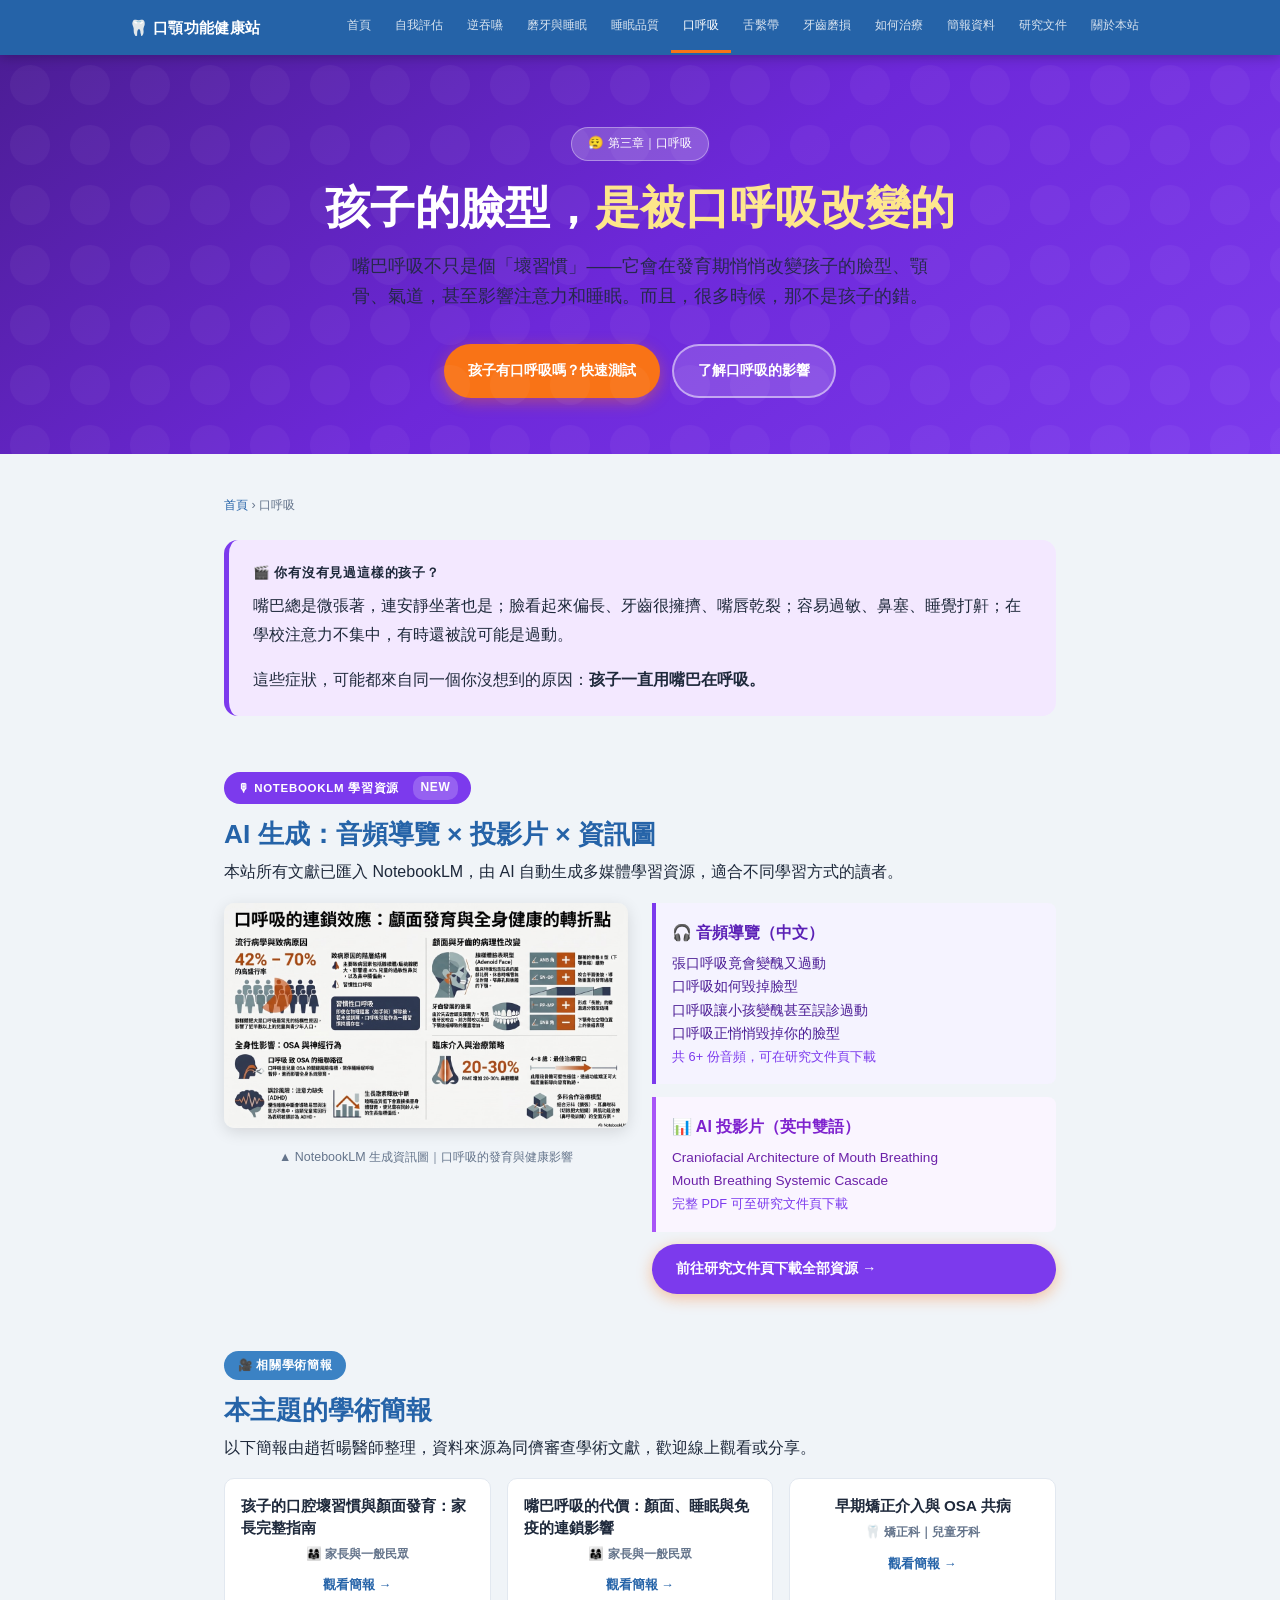
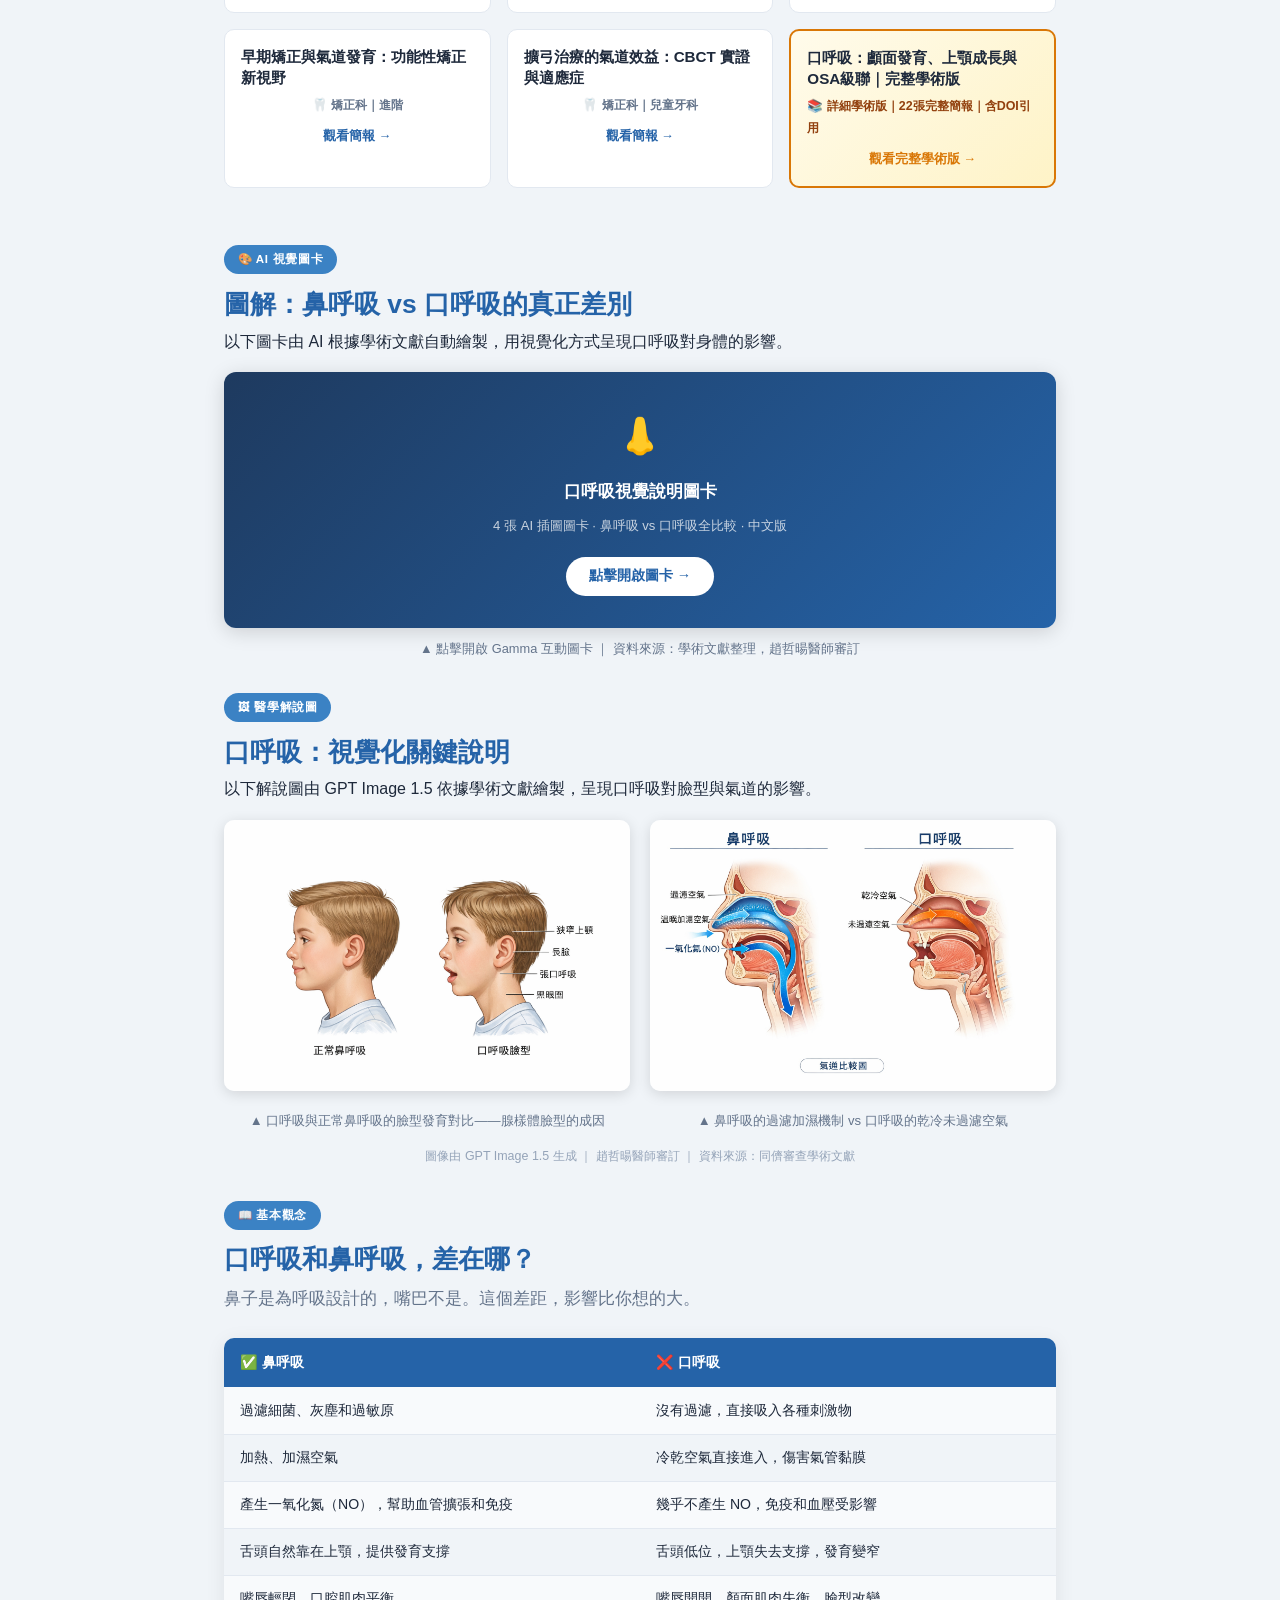
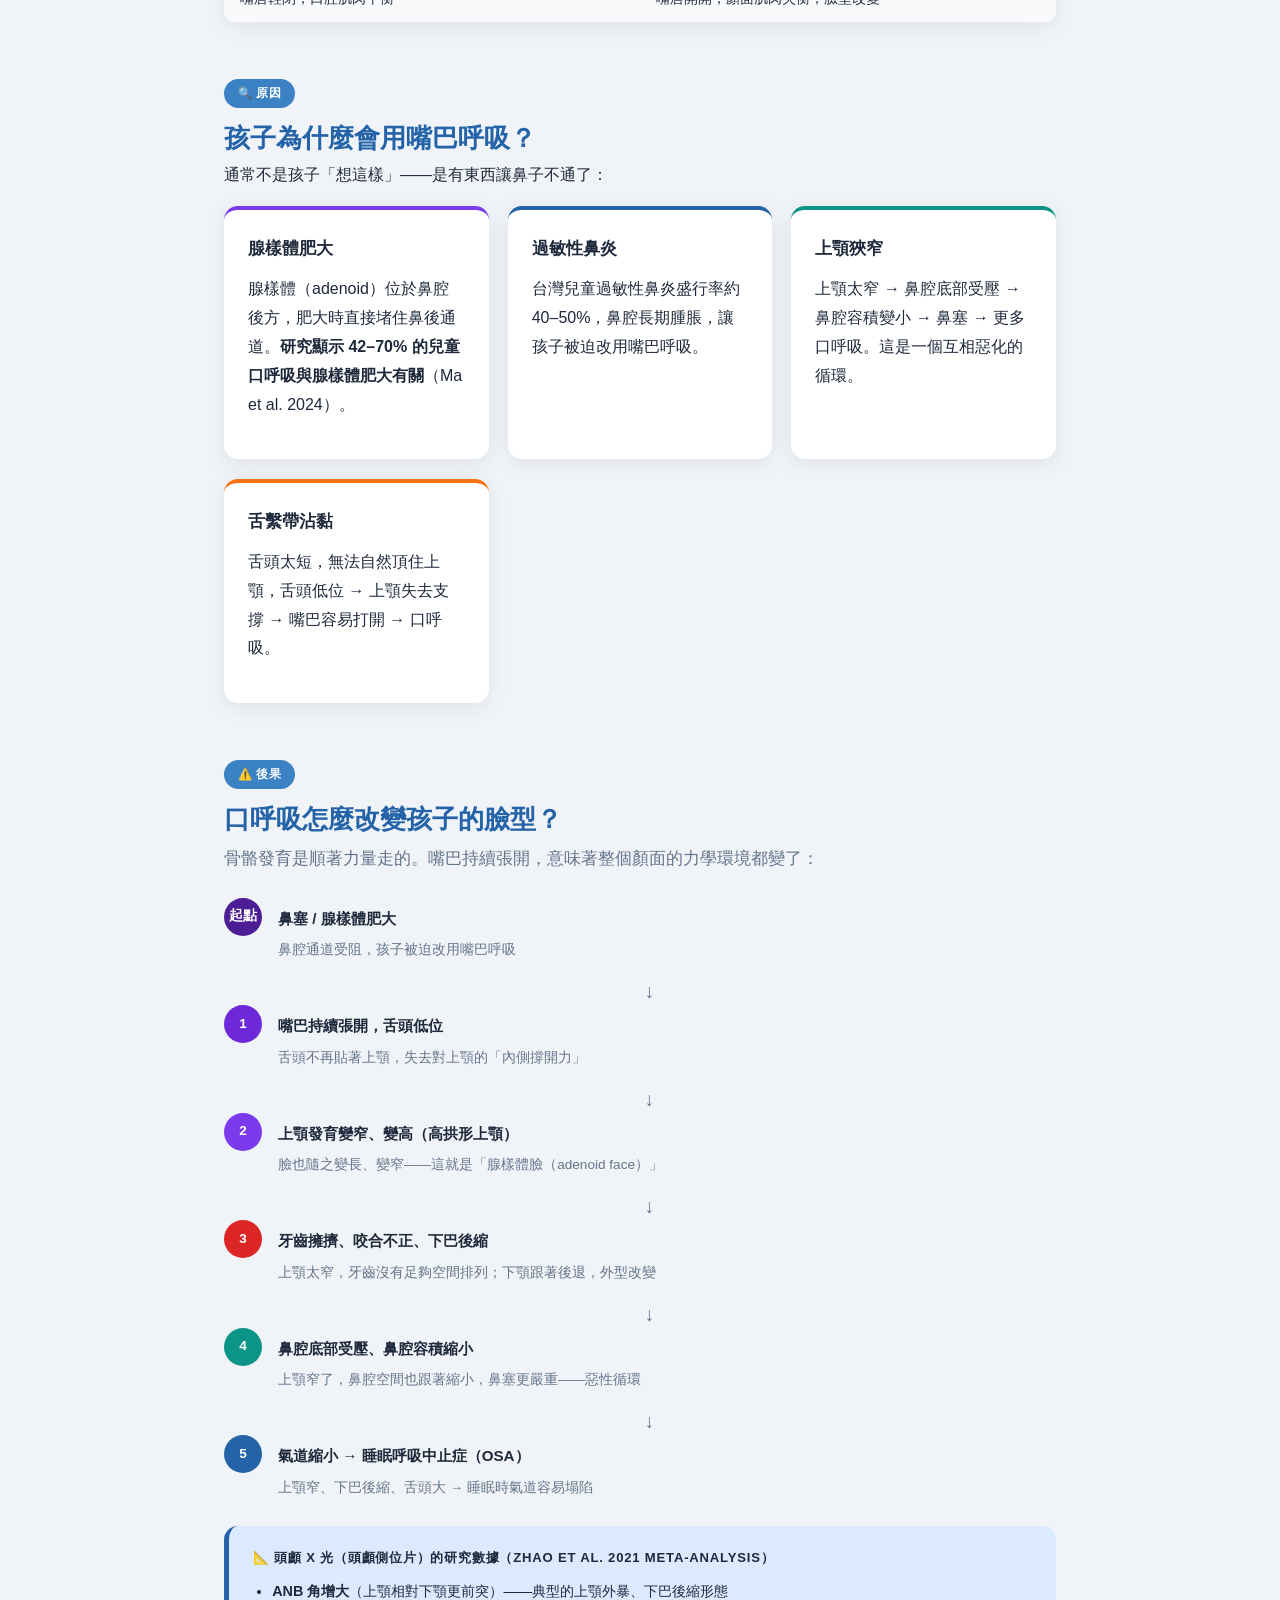
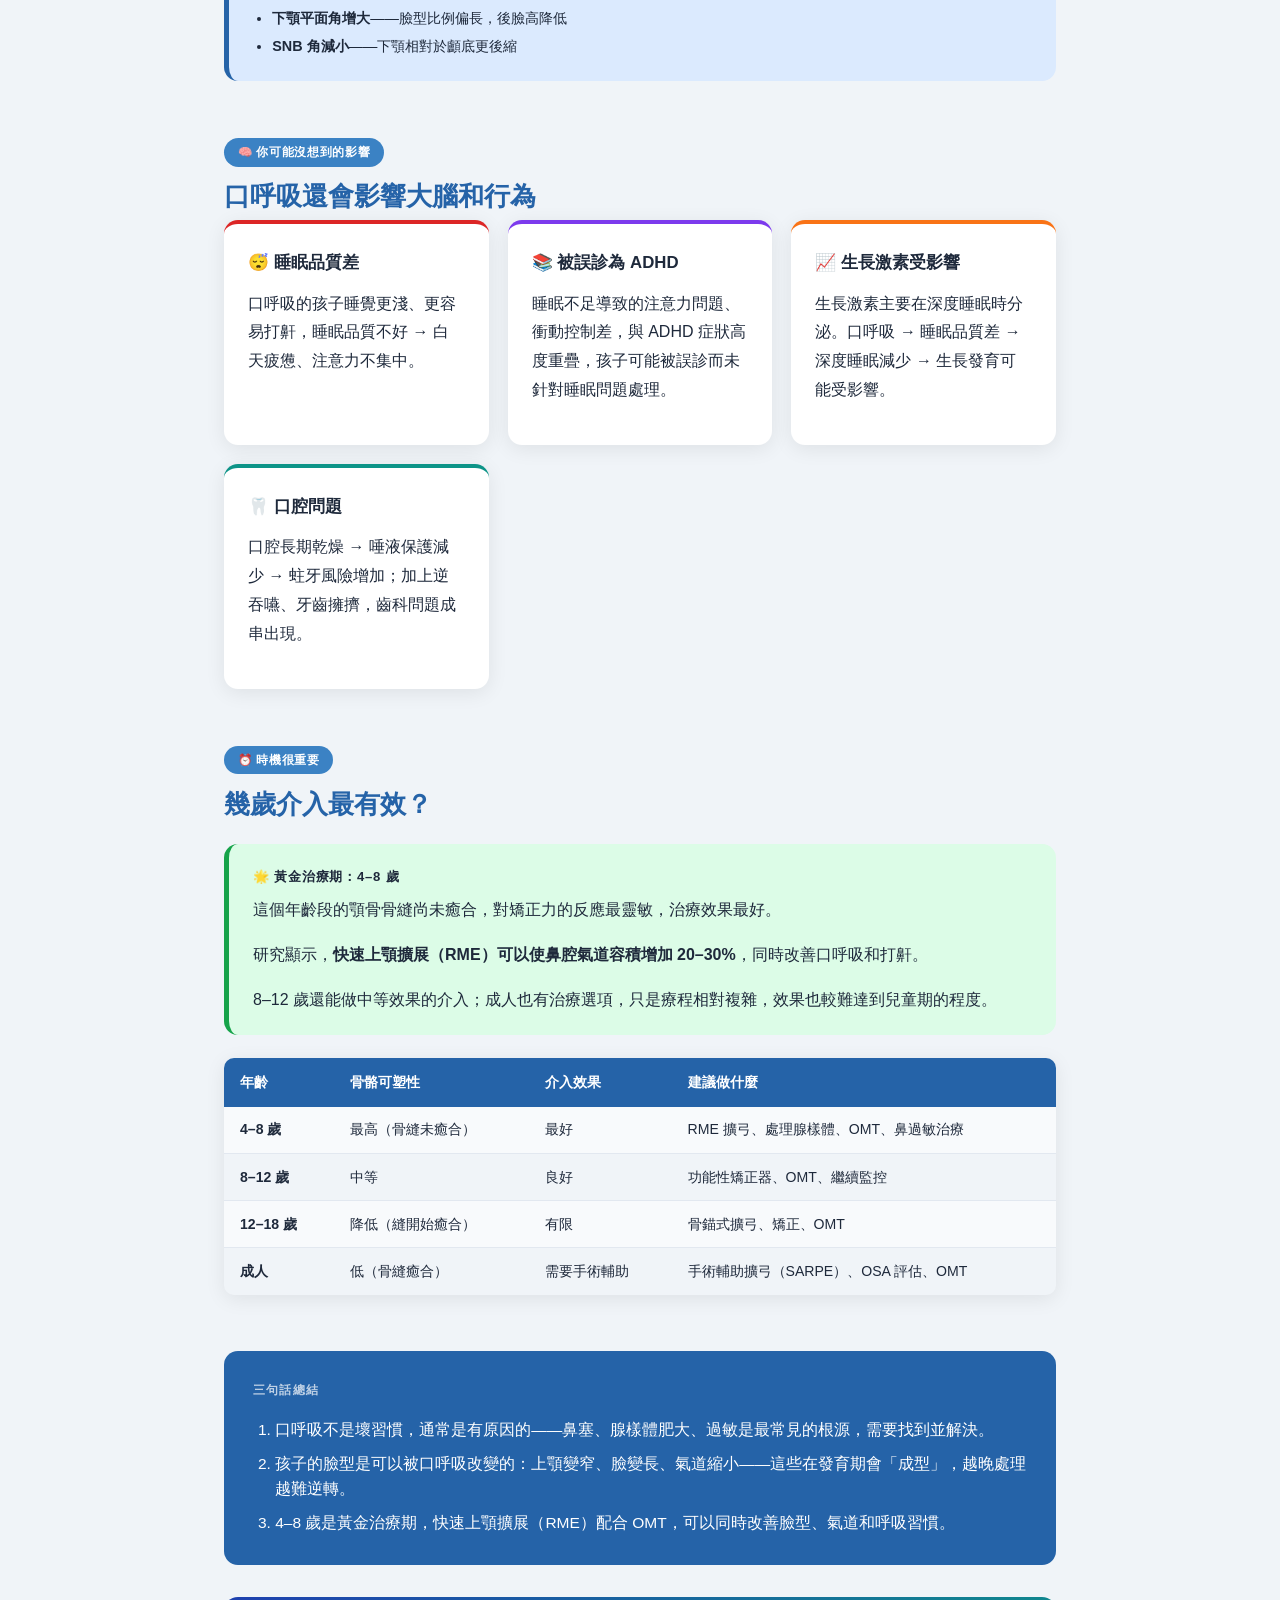
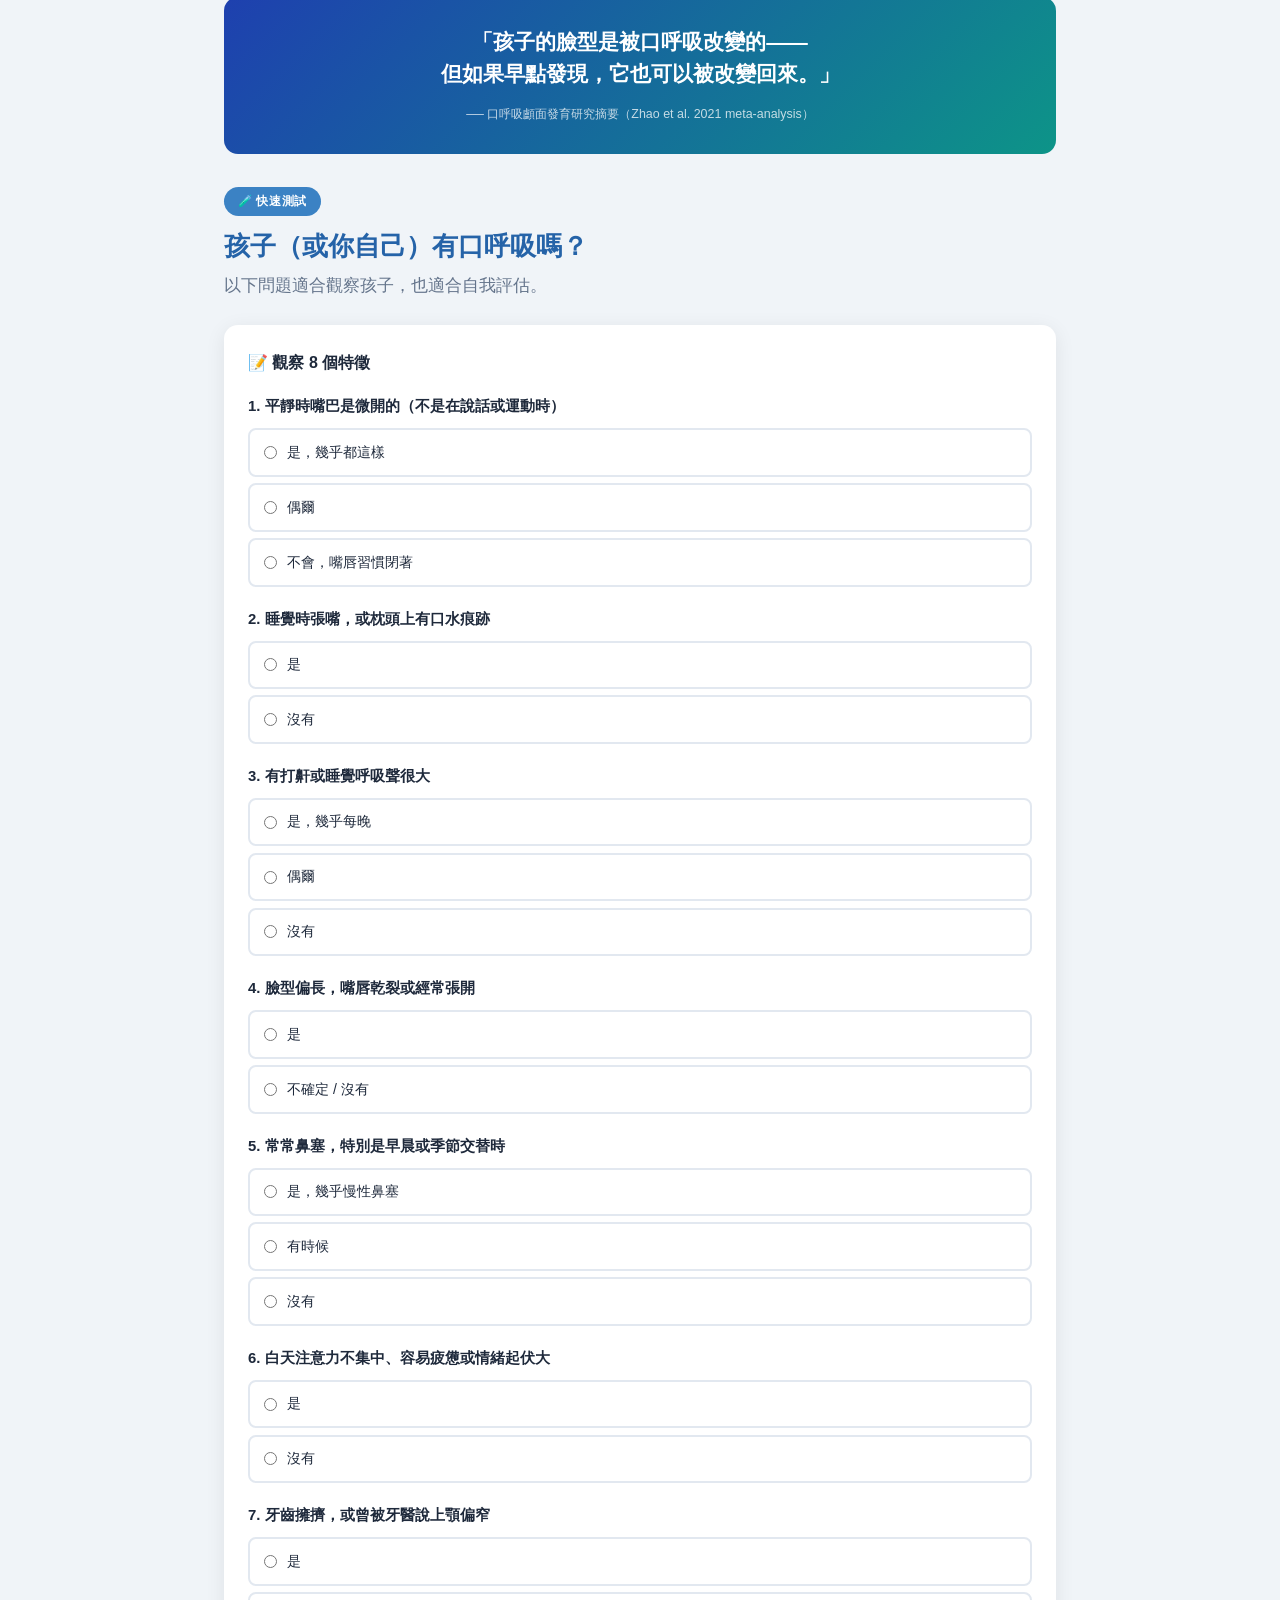
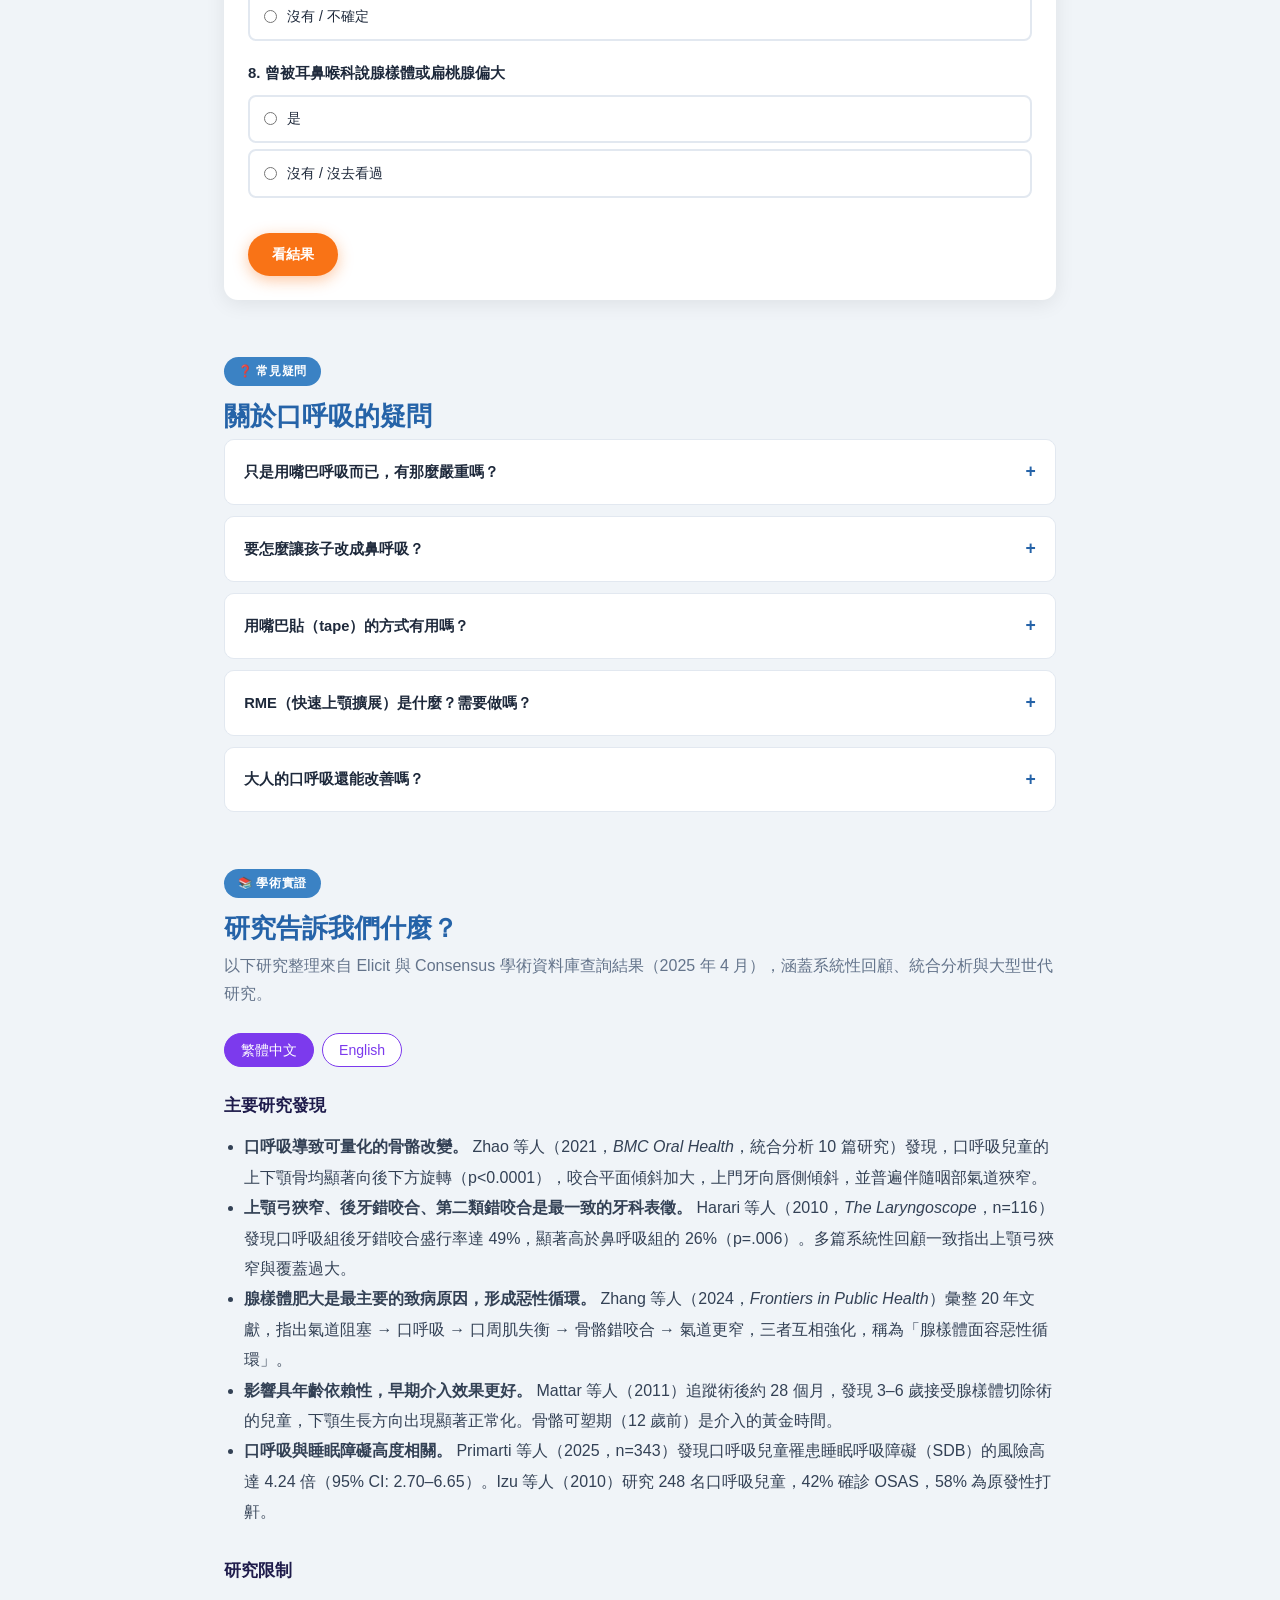
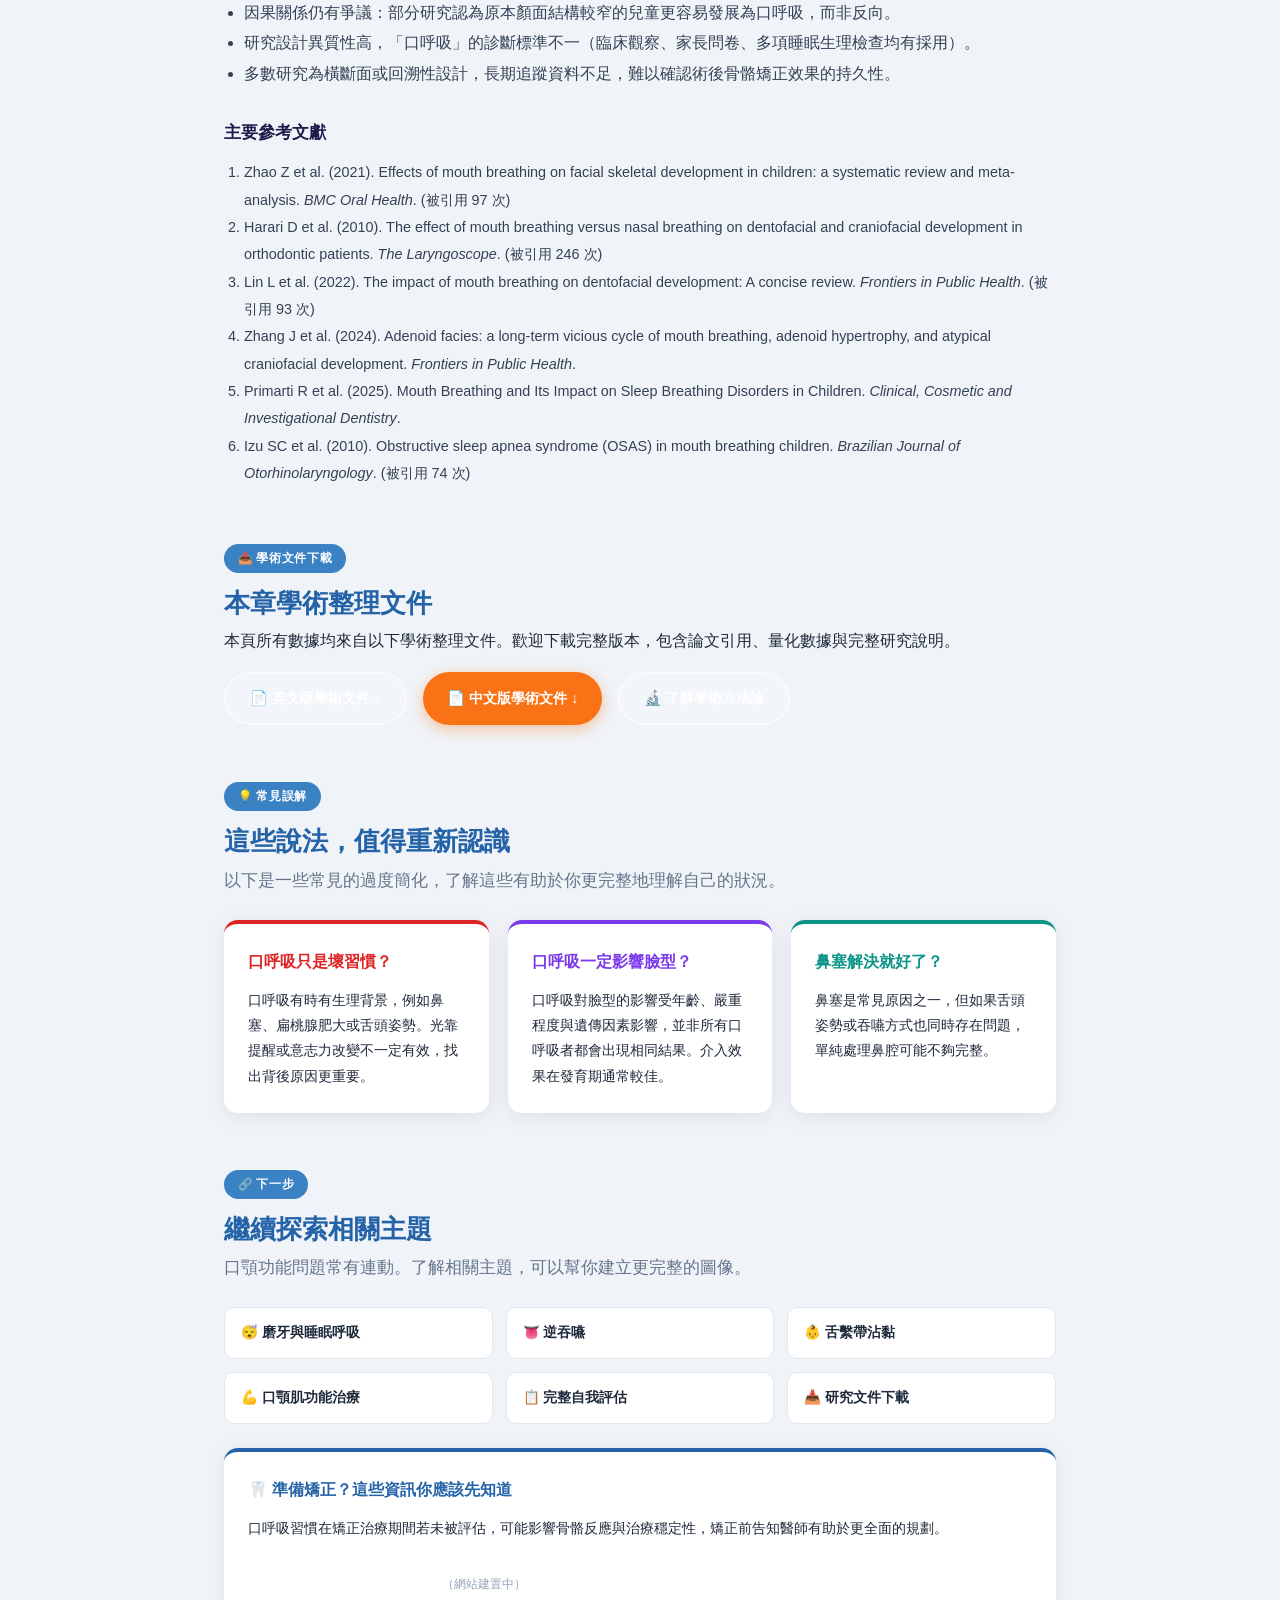
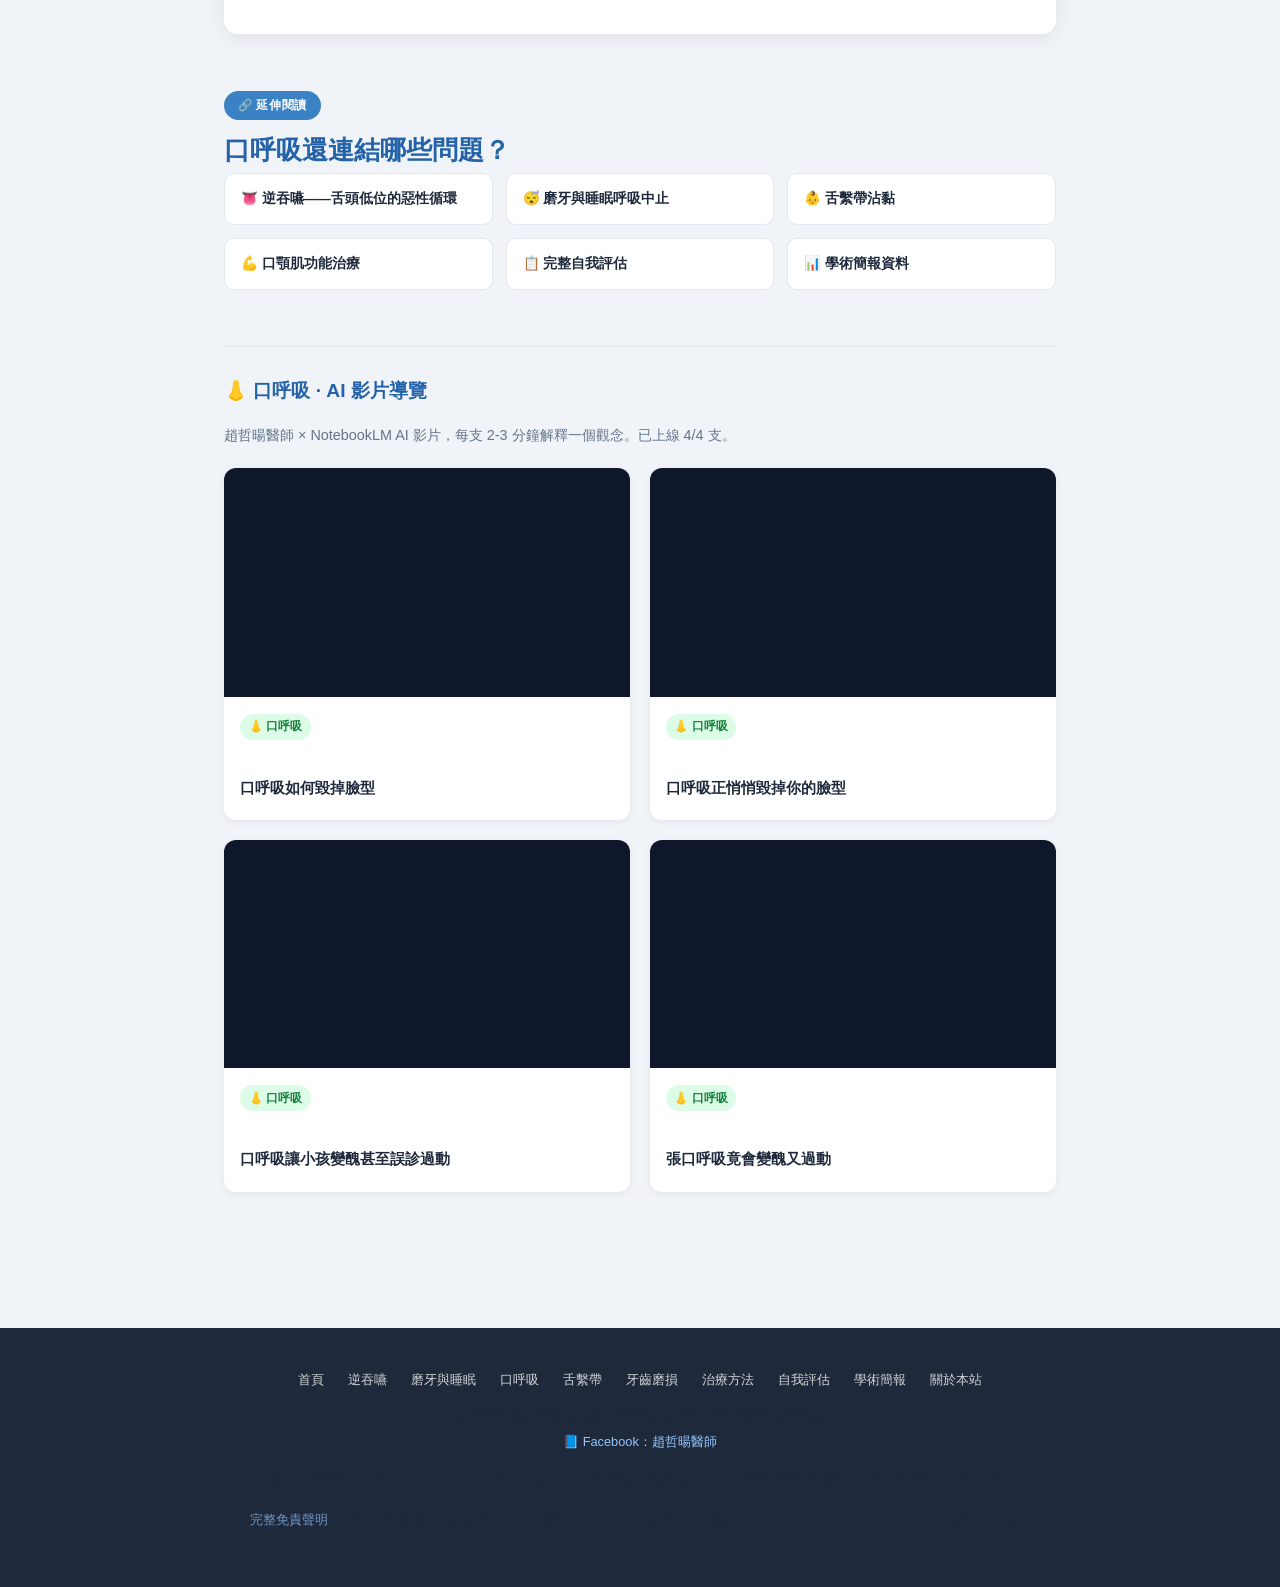
<file: mouth-breathing.html>
<!DOCTYPE html>
<html lang="zh-TW">
<head>
  <meta charset="UTF-8">
  <meta name="viewport" content="width=device-width, initial-scale=1.0">
  <meta name="description" content="口呼吸衛教｜口呼吸如何改變孩子的臉型發育、影響睡眠與免疫力。了解腺樣體臉型、鼻呼吸的好處，以及早期介入的重要性。">
  <meta property="og:title" content="口呼吸——孩子的臉型是被嘴巴呼吸改變的｜口顎功能健康站">
  <meta property="og:description" content="孩子長期用嘴巴呼吸，臉型、牙齒、睡眠都會受影響。越早發現，改善效果越好。">
  <meta property="og:type" content="article">
  <title>口呼吸——孩子的臉型是被嘴巴呼吸改變的｜口顎功能健康站</title>
  <link rel="stylesheet" href="style.css">
</head>
<body>

<nav class="site-nav">
  <div class="nav-inner">
    <a href="index.html" class="nav-logo">🦷 口顎功能健康站</a>
    <ul class="nav-links">
      <li><a href="index.html">首頁</a></li>
      <li><a href="self-check.html">自我評估</a></li>
      <li><a href="tongue-thrust.html">逆吞嚥</a></li>
      <li><a href="osa-bruxism.html">磨牙與睡眠</a></li>
      <li><a href="sleep-quality.html">睡眠品質</a></li>
      <li><a href="mouth-breathing.html" class="active">口呼吸</a></li>
      <li><a href="ankyloglossia.html">舌繫帶</a></li>
      <li><a href="ncls.html">牙齒磨損</a></li>
      <li><a href="omt.html">如何治療</a></li>
      <li><a href="presentations.html">簡報資料</a></li>
      <li><a href="research.html">研究文件</a></li>
      <li><a href="about.html">關於本站</a></li>
    </ul>
  </div>
</nav>

<div class="hero" style="background:linear-gradient(145deg,#4c1d95,#6d28d9,#7c3aed);">
  <div class="tag">😮‍💨 第三章｜口呼吸</div>
  <h1>孩子的臉型，<em>是被口呼吸改變的</em></h1>
  <p class="sub">嘴巴呼吸不只是個「壞習慣」——它會在發育期悄悄改變孩子的臉型、顎骨、氣道，甚至影響注意力和睡眠。而且，很多時候，那不是孩子的錯。</p>
  <div class="hero-btns">
    <a href="#self-test" class="btn btn-primary">孩子有口呼吸嗎？快速測試</a>
    <a href="#what-is" class="btn btn-outline">了解口呼吸的影響</a>
  </div>
</div>

<main>
  <div class="breadcrumb"><a href="index.html">首頁</a> › 口呼吸</div>

  <!-- 開場 -->
  <section>
    <div class="hl hl-purple">
      <div class="title">🎬 你有沒有見過這樣的孩子？</div>
      <p>嘴巴總是微張著，連安靜坐著也是；臉看起來偏長、牙齒很擁擠、嘴唇乾裂；容易過敏、鼻塞、睡覺打鼾；在學校注意力不集中，有時還被說可能是過動。</p>
      <p style="margin-bottom:0;">這些症狀，可能都來自同一個你沒想到的原因：<strong>孩子一直用嘴巴在呼吸。</strong></p>
    </div>
  </section>

  <!-- NotebookLM 學習資源 -->
  <section>
    <div class="section-label" style="background:#7c3aed;">🎙 NotebookLM 學習資源 <span style="font-size:.75rem;background:rgba(255,255,255,.2);padding:.1rem .45rem;border-radius:10px;margin-left:.5rem;">NEW</span></div>
    <h2>AI 生成：音頻導覽 × 投影片 × 資訊圖</h2>
    <p>本站所有文獻已匯入 NotebookLM，由 AI 自動生成多媒體學習資源，適合不同學習方式的讀者。</p>
    <div style="display:grid; grid-template-columns:1fr 1fr; gap:1.5rem; margin-top:1rem;">
      <div>
        <img src="images/notebooklm/mb_infographic.jpg" alt="口呼吸 資訊圖" style="width:100%; border-radius:10px; box-shadow:0 4px 16px rgba(0,0,0,.12);">
        <p style="font-size:.78rem; color:#64748b; margin:.5rem 0 0; text-align:center;">▲ NotebookLM 生成資訊圖｜口呼吸的發育與健康影響</p>
      </div>
      <div style="display:flex; flex-direction:column; gap:.8rem; justify-content:center;">
        <div style="background:#f5f3ff; border-left:4px solid #7c3aed; border-radius:0 8px 8px 0; padding:1rem;">
          <div style="font-weight:700; color:#5b21b6; margin-bottom:.3rem;">🎧 音頻導覽（中文）</div>
          <div style="font-size:.85rem; color:#4c1d95; line-height:1.7;">張口呼吸竟會變醜又過動<br>
            口呼吸如何毀掉臉型<br>
            口呼吸讓小孩變醜甚至誤診過動<br>
            口呼吸正悄悄毀掉你的臉型<br>
            <span style="color:#7c3aed; font-size:.8rem;">共 6+ 份音頻，可在研究文件頁下載</span></div>
        </div>
        <div style="background:#faf5ff; border-left:4px solid #a855f7; border-radius:0 8px 8px 0; padding:1rem;">
          <div style="font-weight:700; color:#7e22ce; margin-bottom:.3rem;">📊 AI 投影片（英中雙語）</div>
          <div style="font-size:.85rem; color:#6b21a8; line-height:1.7;">Craniofacial Architecture of Mouth Breathing<br>
            Mouth Breathing Systemic Cascade<br>
            <span style="color:#7c3aed; font-size:.8rem;">完整 PDF 可至研究文件頁下載</span></div>
        </div>
        <a href="research.html" class="btn btn-primary" style="background:#7c3aed; border-color:#7c3aed; text-align:center;">前往研究文件頁下載全部資源 →</a>
      </div>
    </div>
  </section>

  <!-- 相關簡報 -->
  <section>
    <div class="section-label">🎥 相關學術簡報</div>
    <h2>本主題的學術簡報</h2>
    <p>以下簡報由趙哲暘醫師整理，資料來源為同儕審查學術文獻，歡迎線上觀看或分享。</p>
    <div class="related-grid" style="grid-template-columns: repeat(auto-fill, minmax(260px,1fr)); gap:1rem;">
      <a href="https://gamma.app/docs/d2n9h6e1g43879o" target="_blank" class="related-link" style="display:flex; flex-direction:column; gap:.3rem; padding:1rem;">
        <span style="font-weight:700; font-size:.95rem; line-height:1.4;">孩子的口腔壞習慣與顏面發育：家長完整指南</span>
        <span style="font-size:.78rem; color:#64748b;">👨‍👩‍👧 家長與一般民眾</span>
        <span style="font-size:.8rem; color:#2563a8; margin-top:.2rem;">觀看簡報 →</span>
      </a>
      <a href="https://gamma.app/docs/cu6av07l8qelns4" target="_blank" class="related-link" style="display:flex; flex-direction:column; gap:.3rem; padding:1rem;">
        <span style="font-weight:700; font-size:.95rem; line-height:1.4;">嘴巴呼吸的代價：顏面、睡眠與免疫的連鎖影響</span>
        <span style="font-size:.78rem; color:#64748b;">👨‍👩‍👧 家長與一般民眾</span>
        <span style="font-size:.8rem; color:#2563a8; margin-top:.2rem;">觀看簡報 →</span>
      </a>
      <a href="https://gamma.app/docs/okuysu7sr5dadlw" target="_blank" class="related-link" style="display:flex; flex-direction:column; gap:.3rem; padding:1rem;">
        <span style="font-weight:700; font-size:.95rem; line-height:1.4;">早期矯正介入與 OSA 共病</span>
        <span style="font-size:.78rem; color:#64748b;">🦷 矯正科｜兒童牙科</span>
        <span style="font-size:.8rem; color:#2563a8; margin-top:.2rem;">觀看簡報 →</span>
      </a>
      <a href="https://gamma.app/docs/6lsujpkh2eku522" target="_blank" class="related-link" style="display:flex; flex-direction:column; gap:.3rem; padding:1rem;">
        <span style="font-weight:700; font-size:.95rem; line-height:1.4;">早期矯正與氣道發育：功能性矯正新視野</span>
        <span style="font-size:.78rem; color:#64748b;">🦷 矯正科｜進階</span>
        <span style="font-size:.8rem; color:#2563a8; margin-top:.2rem;">觀看簡報 →</span>
      </a>
      <a href="https://gamma.app/docs/m00o7re2i7w0j9n" target="_blank" class="related-link" style="display:flex; flex-direction:column; gap:.3rem; padding:1rem;">
        <span style="font-weight:700; font-size:.95rem; line-height:1.4;">擴弓治療的氣道效益：CBCT 實證與適應症</span>
        <span style="font-size:.78rem; color:#64748b;">🦷 矯正科｜兒童牙科</span>
        <span style="font-size:.8rem; color:#2563a8; margin-top:.2rem;">觀看簡報 →</span>
      </a>
      <a href="https://gamma.app/docs/v6bghloexyk0c00" target="_blank" class="related-link" style="display:flex; flex-direction:column; gap:.3rem; padding:1rem; border:2px solid #d97706; background:linear-gradient(135deg,#fffbeb,#fef3c7);">
        <span style="font-weight:700; font-size:.95rem; line-height:1.4;">口呼吸：顱面發育、上顎成長與OSA級聯｜完整學術版</span>
        <span style="font-size:.78rem; color:#92400e;">📚 詳細學術版｜22張完整簡報｜含DOI引用</span>
        <span style="font-size:.8rem; color:#d97706; margin-top:.2rem;">觀看完整學術版 →</span>
      </a>
    </div>
  </section>

  <!-- AI 圖卡說明 -->
  <section style="margin-bottom:2rem;">
    <div class="section-label">🎨 AI 視覺圖卡</div>
    <h2>圖解：鼻呼吸 vs 口呼吸的真正差別</h2>
    <p>以下圖卡由 AI 根據學術文獻自動繪製，用視覺化方式呈現口呼吸對身體的影響。</p>
    <a href="https://gamma.app/docs/n8fxxuhrhrzjlbv" target="_blank" rel="noopener"
      style="display:block; border-radius:12px; background:linear-gradient(135deg,#1e3a5f 0%,#2563a8 100%); color:white; text-decoration:none; padding:2rem 1.5rem; text-align:center; margin-top:1rem; box-shadow:0 4px 20px rgba(0,0,0,.15); transition:transform .2s;"
      onmouseover="this.style.transform='translateY(-3px)'" onmouseout="this.style.transform='none'">
      <div style="font-size:2.2rem; margin-bottom:.6rem;">👃</div>
      <div style="font-weight:700; font-size:1.05rem; margin-bottom:.4rem;">口呼吸視覺說明圖卡</div>
      <div style="font-size:.82rem; opacity:.75; margin-bottom:1.2rem;">4 張 AI 插圖圖卡 · 鼻呼吸 vs 口呼吸全比較 · 中文版</div>
      <div style="display:inline-block; background:white; color:#2563a8; padding:.4rem 1.4rem; border-radius:20px; font-weight:600; font-size:.9rem;">點擊開啟圖卡 →</div>
    </a>
    <p style="font-size:.8rem; color:#64748b; margin-top:.6rem; text-align:center;">
      ▲ 點擊開啟 Gamma 互動圖卡 ｜ 資料來源：學術文獻整理，趙哲暘醫師審訂
    </p>
  </section>

  <!-- GPT Image 醫學解說圖 -->
  <section style="margin-bottom:2rem;">
    <div class="section-label">🖼 醫學解說圖</div>
    <h2>口呼吸：視覺化關鍵說明</h2>
    <p>以下解說圖由 GPT Image 1.5 依據學術文獻繪製，呈現口呼吸對臉型與氣道的影響。</p>
    <div style="display:grid; grid-template-columns:repeat(auto-fit,minmax(280px,1fr)); gap:1.2rem; margin-top:1rem;">
      <figure style="margin:0; text-align:center;">
        <img src="images/mouth-breathing-01-face.png"
          alt="口呼吸臉型 vs 正常鼻呼吸臉型對比圖"
          style="width:100%; border-radius:10px; box-shadow:0 3px 14px rgba(0,0,0,.13);"
          loading="lazy">
        <figcaption style="font-size:.82rem; color:#64748b; margin-top:.5rem;">
          ▲ 口呼吸與正常鼻呼吸的臉型發育對比——腺樣體臉型的成因
        </figcaption>
      </figure>
      <figure style="margin:0; text-align:center;">
        <img src="images/mouth-breathing-02-airway.png"
          alt="鼻呼吸 vs 口呼吸氣道對比示意圖"
          style="width:100%; border-radius:10px; box-shadow:0 3px 14px rgba(0,0,0,.13);"
          loading="lazy">
        <figcaption style="font-size:.82rem; color:#64748b; margin-top:.5rem;">
          ▲ 鼻呼吸的過濾加濕機制 vs 口呼吸的乾冷未過濾空氣
        </figcaption>
      </figure>
    </div>
    <p style="font-size:.78rem; color:#94a3b8; margin-top:.8rem; text-align:center;">
      圖像由 GPT Image 1.5 生成 ｜ 趙哲暘醫師審訂 ｜ 資料來源：同儕審查學術文獻
    </p>
  </section>

  <!-- 什麼是口呼吸 -->
  <section id="what-is">
    <div class="section-label">📖 基本觀念</div>
    <h2>口呼吸和鼻呼吸，差在哪？</h2>
    <p class="lead">鼻子是為呼吸設計的，嘴巴不是。這個差距，影響比你想的大。</p>

    <table class="data-table">
      <tr>
        <th style="width:50%;">✅ 鼻呼吸</th>
        <th>❌ 口呼吸</th>
      </tr>
      <tr>
        <td>過濾細菌、灰塵和過敏原</td>
        <td>沒有過濾，直接吸入各種刺激物</td>
      </tr>
      <tr>
        <td>加熱、加濕空氣</td>
        <td>冷乾空氣直接進入，傷害氣管黏膜</td>
      </tr>
      <tr>
        <td>產生一氧化氮（NO），幫助血管擴張和免疫</td>
        <td>幾乎不產生 NO，免疫和血壓受影響</td>
      </tr>
      <tr>
        <td>舌頭自然靠在上顎，提供發育支撐</td>
        <td>舌頭低位，上顎失去支撐，發育變窄</td>
      </tr>
      <tr>
        <td>嘴唇輕閉，口腔肌肉平衡</td>
        <td>嘴唇開開，顏面肌肉失衡，臉型改變</td>
      </tr>
    </table>
  </section>

  <!-- 為什麼孩子會口呼吸 -->
  <section>
    <div class="section-label">🔍 原因</div>
    <h2>孩子為什麼會用嘴巴呼吸？</h2>
    <p>通常不是孩子「想這樣」——是有東西讓鼻子不通了：</p>

    <div class="card-grid">
      <div class="card" style="border-top:4px solid #7c3aed;">
        <h3 style="margin-top:0;">腺樣體肥大</h3>
        <p>腺樣體（adenoid）位於鼻腔後方，肥大時直接堵住鼻後通道。<strong>研究顯示 42–70% 的兒童口呼吸與腺樣體肥大有關</strong>（Ma et al. 2024）。</p>
      </div>
      <div class="card" style="border-top:4px solid #2563a8;">
        <h3 style="margin-top:0;">過敏性鼻炎</h3>
        <p>台灣兒童過敏性鼻炎盛行率約 40–50%，鼻腔長期腫脹，讓孩子被迫改用嘴巴呼吸。</p>
      </div>
      <div class="card" style="border-top:4px solid #0d9488;">
        <h3 style="margin-top:0;">上顎狹窄</h3>
        <p>上顎太窄 → 鼻腔底部受壓 → 鼻腔容積變小 → 鼻塞 → 更多口呼吸。這是一個互相惡化的循環。</p>
      </div>
      <div class="card" style="border-top:4px solid #f97316;">
        <h3 style="margin-top:0;">舌繫帶沾黏</h3>
        <p>舌頭太短，無法自然頂住上顎，舌頭低位 → 上顎失去支撐 → 嘴巴容易打開 → 口呼吸。</p>
      </div>
    </div>
  </section>

  <!-- 怎麼改變臉型 -->
  <section>
    <div class="section-label">⚠️ 後果</div>
    <h2>口呼吸怎麼改變孩子的臉型？</h2>
    <p class="lead">骨骼發育是順著力量走的。嘴巴持續張開，意味著整個顏面的力學環境都變了：</p>

    <div class="flow">
      <div class="flow-step">
        <div class="bubble" style="background:#4c1d95;">起點</div>
        <div class="content">
          <strong>鼻塞 / 腺樣體肥大</strong>
          <span>鼻腔通道受阻，孩子被迫改用嘴巴呼吸</span>
        </div>
      </div>
      <div class="flow-arrow">↓</div>
      <div class="flow-step">
        <div class="bubble" style="background:#6d28d9;">1</div>
        <div class="content">
          <strong>嘴巴持續張開，舌頭低位</strong>
          <span>舌頭不再貼著上顎，失去對上顎的「內側撐開力」</span>
        </div>
      </div>
      <div class="flow-arrow">↓</div>
      <div class="flow-step">
        <div class="bubble" style="background:#7c3aed;">2</div>
        <div class="content">
          <strong>上顎發育變窄、變高（高拱形上顎）</strong>
          <span>臉也隨之變長、變窄——這就是「腺樣體臉（adenoid face）」</span>
        </div>
      </div>
      <div class="flow-arrow">↓</div>
      <div class="flow-step">
        <div class="bubble" style="background:#dc2626;">3</div>
        <div class="content">
          <strong>牙齒擁擠、咬合不正、下巴後縮</strong>
          <span>上顎太窄，牙齒沒有足夠空間排列；下顎跟著後退，外型改變</span>
        </div>
      </div>
      <div class="flow-arrow">↓</div>
      <div class="flow-step">
        <div class="bubble" style="background:#0d9488;">4</div>
        <div class="content">
          <strong>鼻腔底部受壓、鼻腔容積縮小</strong>
          <span>上顎窄了，鼻腔空間也跟著縮小，鼻塞更嚴重——惡性循環</span>
        </div>
      </div>
      <div class="flow-arrow">↓</div>
      <div class="flow-step">
        <div class="bubble" style="background:#2563a8;">5</div>
        <div class="content">
          <strong>氣道縮小 → 睡眠呼吸中止症（OSA）</strong>
          <span>上顎窄、下巴後縮、舌頭大 → 睡眠時氣道容易塌陷</span>
        </div>
      </div>
    </div>

    <div class="hl hl-blue">
      <div class="title">📐 頭顱 X 光（頭顱側位片）的研究數據（Zhao et al. 2021 meta-analysis）</div>
      <ul style="margin-left:1.2rem; font-size:.9rem; line-height:1.9; margin-bottom:0;">
        <li><strong>ANB 角增大</strong>（上顎相對下顎更前突）——典型的上顎外暴、下巴後縮形態</li>
        <li><strong>下顎平面角增大</strong>——臉型比例偏長，後臉高降低</li>
        <li><strong>SNB 角減小</strong>——下顎相對於顱底更後縮</li>
      </ul>
    </div>
  </section>

  <!-- 其他後果 -->
  <section>
    <div class="section-label">🧠 你可能沒想到的影響</div>
    <h2>口呼吸還會影響大腦和行為</h2>

    <div class="card-grid">
      <div class="card" style="border-top:4px solid #dc2626;">
        <h3 style="margin-top:0;">😴 睡眠品質差</h3>
        <p>口呼吸的孩子睡覺更淺、更容易打鼾，睡眠品質不好 → 白天疲憊、注意力不集中。</p>
      </div>
      <div class="card" style="border-top:4px solid #7c3aed;">
        <h3 style="margin-top:0;">📚 被誤診為 ADHD</h3>
        <p>睡眠不足導致的注意力問題、衝動控制差，與 ADHD 症狀高度重疊，孩子可能被誤診而未針對睡眠問題處理。</p>
      </div>
      <div class="card" style="border-top:4px solid #f97316;">
        <h3 style="margin-top:0;">📈 生長激素受影響</h3>
        <p>生長激素主要在深度睡眠時分泌。口呼吸 → 睡眠品質差 → 深度睡眠減少 → 生長發育可能受影響。</p>
      </div>
      <div class="card" style="border-top:4px solid #0d9488;">
        <h3 style="margin-top:0;">🦷 口腔問題</h3>
        <p>口腔長期乾燥 → 唾液保護減少 → 蛀牙風險增加；加上逆吞嚥、牙齒擁擠，齒科問題成串出現。</p>
      </div>
    </div>
  </section>

  <!-- 治療黃金期 -->
  <section>
    <div class="section-label">⏰ 時機很重要</div>
    <h2>幾歲介入最有效？</h2>

    <div class="hl hl-green">
      <div class="title">🌟 黃金治療期：4–8 歲</div>
      <p>這個年齡段的顎骨骨縫尚未癒合，對矯正力的反應最靈敏，治療效果最好。</p>
      <p>研究顯示，<strong>快速上顎擴展（RME）可以使鼻腔氣道容積增加 20–30%</strong>，同時改善口呼吸和打鼾。</p>
      <p style="margin-bottom:0;">8–12 歲還能做中等效果的介入；成人也有治療選項，只是療程相對複雜，效果也較難達到兒童期的程度。</p>
    </div>

    <table class="data-table" style="margin-top:1.2rem;">
      <tr>
        <th>年齡</th>
        <th>骨骼可塑性</th>
        <th>介入效果</th>
        <th>建議做什麼</th>
      </tr>
      <tr>
        <td><strong>4–8 歲</strong></td>
        <td>最高（骨縫未癒合）</td>
        <td>最好</td>
        <td>RME 擴弓、處理腺樣體、OMT、鼻過敏治療</td>
      </tr>
      <tr>
        <td><strong>8–12 歲</strong></td>
        <td>中等</td>
        <td>良好</td>
        <td>功能性矯正器、OMT、繼續監控</td>
      </tr>
      <tr>
        <td><strong>12–18 歲</strong></td>
        <td>降低（縫開始癒合）</td>
        <td>有限</td>
        <td>骨錨式擴弓、矯正、OMT</td>
      </tr>
      <tr>
        <td><strong>成人</strong></td>
        <td>低（骨縫癒合）</td>
        <td>需要手術輔助</td>
        <td>手術輔助擴弓（SARPE）、OSA 評估、OMT</td>
      </tr>
    </table>
  </section>

  <!-- 三句話總結 -->
  <div class="three-sum">
    <h4>三句話總結</h4>
    <ol>
      <li>口呼吸不是壞習慣，通常是有原因的——鼻塞、腺樣體肥大、過敏是最常見的根源，需要找到並解決。</li>
      <li>孩子的臉型是可以被口呼吸改變的：上顎變窄、臉變長、氣道縮小——這些在發育期會「成型」，越晚處理越難逆轉。</li>
      <li>4–8 歲是黃金治療期，快速上顎擴展（RME）配合 OMT，可以同時改善臉型、氣道和呼吸習慣。</li>
    </ol>
  </div>

  <!-- 金句 -->
  <div class="quote">
    <div class="q-text">「孩子的臉型是被口呼吸改變的——<br>但如果早點發現，它也可以被改變回來。」</div>
    <div class="q-source">── 口呼吸顱面發育研究摘要（Zhao et al. 2021 meta-analysis）</div>
  </div>

  <!-- 自我測試 -->
  <section id="self-test">
    <div class="section-label">🧪 快速測試</div>
    <h2>孩子（或你自己）有口呼吸嗎？</h2>
    <p class="lead">以下問題適合觀察孩子，也適合自我評估。</p>

    <div class="quiz-box">
      <h4>📝 觀察 8 個特徵</h4>
      <div class="quiz-q">
        <div class="q">1. 平靜時嘴巴是微開的（不是在說話或運動時）</div>
        <div class="quiz-opts">
          <label class="quiz-opt"><input type="radio" name="mb1" value="2"> 是，幾乎都這樣</label>
          <label class="quiz-opt"><input type="radio" name="mb1" value="1"> 偶爾</label>
          <label class="quiz-opt"><input type="radio" name="mb1" value="0"> 不會，嘴唇習慣閉著</label>
        </div>
      </div>
      <div class="quiz-q">
        <div class="q">2. 睡覺時張嘴，或枕頭上有口水痕跡</div>
        <div class="quiz-opts">
          <label class="quiz-opt"><input type="radio" name="mb2" value="2"> 是</label>
          <label class="quiz-opt"><input type="radio" name="mb2" value="0"> 沒有</label>
        </div>
      </div>
      <div class="quiz-q">
        <div class="q">3. 有打鼾或睡覺呼吸聲很大</div>
        <div class="quiz-opts">
          <label class="quiz-opt"><input type="radio" name="mb3" value="2"> 是，幾乎每晚</label>
          <label class="quiz-opt"><input type="radio" name="mb3" value="1"> 偶爾</label>
          <label class="quiz-opt"><input type="radio" name="mb3" value="0"> 沒有</label>
        </div>
      </div>
      <div class="quiz-q">
        <div class="q">4. 臉型偏長，嘴唇乾裂或經常張開</div>
        <div class="quiz-opts">
          <label class="quiz-opt"><input type="radio" name="mb4" value="1"> 是</label>
          <label class="quiz-opt"><input type="radio" name="mb4" value="0"> 不確定 / 沒有</label>
        </div>
      </div>
      <div class="quiz-q">
        <div class="q">5. 常常鼻塞，特別是早晨或季節交替時</div>
        <div class="quiz-opts">
          <label class="quiz-opt"><input type="radio" name="mb5" value="2"> 是，幾乎慢性鼻塞</label>
          <label class="quiz-opt"><input type="radio" name="mb5" value="1"> 有時候</label>
          <label class="quiz-opt"><input type="radio" name="mb5" value="0"> 沒有</label>
        </div>
      </div>
      <div class="quiz-q">
        <div class="q">6. 白天注意力不集中、容易疲憊或情緒起伏大</div>
        <div class="quiz-opts">
          <label class="quiz-opt"><input type="radio" name="mb6" value="1"> 是</label>
          <label class="quiz-opt"><input type="radio" name="mb6" value="0"> 沒有</label>
        </div>
      </div>
      <div class="quiz-q">
        <div class="q">7. 牙齒擁擠，或曾被牙醫說上顎偏窄</div>
        <div class="quiz-opts">
          <label class="quiz-opt"><input type="radio" name="mb7" value="1"> 是</label>
          <label class="quiz-opt"><input type="radio" name="mb7" value="0"> 沒有 / 不確定</label>
        </div>
      </div>
      <div class="quiz-q">
        <div class="q">8. 曾被耳鼻喉科說腺樣體或扁桃腺偏大</div>
        <div class="quiz-opts">
          <label class="quiz-opt"><input type="radio" name="mb8" value="2"> 是</label>
          <label class="quiz-opt"><input type="radio" name="mb8" value="0"> 沒有 / 沒去看過</label>
        </div>
      </div>
      <button class="btn btn-primary quiz-submit" onclick="calcMBQuiz()">看結果</button>
      <div class="quiz-result" id="mbResult"></div>
    </div>
  </section>

  <!-- FAQ -->
  <section>
    <div class="section-label">❓ 常見疑問</div>
    <h2>關於口呼吸的疑問</h2>

    <div class="faq-item">
      <div class="faq-q" onclick="toggleFaq(this)">只是用嘴巴呼吸而已，有那麼嚴重嗎？<span class="faq-toggle">+</span></div>
      <div class="faq-a">在發育期（尤其 12 歲以前），持續的口呼吸對骨骼發育的影響是真實而累積的。上顎的發育方向、臉型比例、鼻腔空間，都受到舌頭位置和呼吸方式的影響。一旦骨骼定型，要改變就需要手術輔助，費時費錢。早期發現的代價遠低於成年後的矯正治療。</div>
    </div>
    <div class="faq-item">
      <div class="faq-q" onclick="toggleFaq(this)">要怎麼讓孩子改成鼻呼吸？<span class="faq-toggle">+</span></div>
      <div class="faq-a">首先要找出鼻塞的原因並處理：過敏性鼻炎用抗過敏治療，腺樣體肥大評估是否需要手術。在口腔端，口顎肌功能治療（OMT）訓練舌頭靠上顎、嘴唇閉合、鼻呼吸的習慣。上顎擴展（RME）可以物理性地增大鼻腔容積。通常需要多科合作。</div>
    </div>
    <div class="faq-item">
      <div class="faq-q" onclick="toggleFaq(this)">用嘴巴貼（tape）的方式有用嗎？<span class="faq-toggle">+</span></div>
      <div class="faq-a">嘴巴貼（mouth taping）在某些成人睡眠研究中顯示有助於促進鼻呼吸，改善輕度打鼾。但它是「症狀管理」，不是根本治療——如果孩子有腺樣體問題或上顎太窄，強迫閉嘴而不解決根本原因，可能帶來其他問題。使用前請先諮詢醫師。</div>
    </div>
    <div class="faq-item">
      <div class="faq-q" onclick="toggleFaq(this)">RME（快速上顎擴展）是什麼？需要做嗎？<span class="faq-toggle">+</span></div>
      <div class="faq-a">RME 是一種固定在上顎的矯正裝置，透過中間的螺絲每天旋轉，逐漸撐開上顎骨縫，讓上顎變寬。這個過程同時增大了鼻腔底部的空間，鼻腔容積可增加 20–30%。通常在 4–12 歲效果最好，因為這時骨縫還沒完全癒合。如果孩子有上顎窄 + 口呼吸問題，RME 是非常有效的第一步。</div>
    </div>
    <div class="faq-item">
      <div class="faq-q" onclick="toggleFaq(this)">大人的口呼吸還能改善嗎？<span class="faq-toggle">+</span></div>
      <div class="faq-a">可以！成人的改善路徑包括：過敏治療、OMT 訓練、針對 OSA 的治療（如 PAP）、必要時手術（如手術輔助快速上顎擴展 SARPE）。骨骼雖然不再成長，但軟組織、肌肉習慣和呼吸模式是可以訓練改變的。改善口呼吸後，睡眠品質、白天活力都可能明顯提升。</div>
    </div>
  </section>

  <!-- 學術實證整理 -->
  <section id="evidence">
    <div class="section-label">📚 學術實證</div>
    <h2>研究告訴我們什麼？</h2>
    <p style="color:#64748b;margin-bottom:1.5rem;">以下研究整理來自 Elicit 與 Consensus 學術資料庫查詢結果（2025 年 4 月），涵蓋系統性回顧、統合分析與大型世代研究。</p>

    <!-- 語言切換 -->
    <div style="display:flex;gap:.5rem;margin-bottom:1.5rem;">
      <button onclick="document.getElementById('ev-zh').style.display='block';document.getElementById('ev-en').style.display='none';this.style.background='#7c3aed';this.style.color='#fff';document.getElementById('ev-en-btn').style.background='';document.getElementById('ev-en-btn').style.color='';" style="padding:.4rem 1rem;border-radius:100px;border:1.5px solid #7c3aed;background:#7c3aed;color:#fff;cursor:pointer;font-size:.88rem;">繁體中文</button>
      <button id="ev-en-btn" onclick="document.getElementById('ev-en').style.display='block';document.getElementById('ev-zh').style.display='none';this.style.background='#7c3aed';this.style.color='#fff';document.getElementById('ev-en-btn').style.background='#7c3aed';document.getElementById('ev-en-btn').style.color='#fff';" style="padding:.4rem 1rem;border-radius:100px;border:1.5px solid #7c3aed;background:#fff;color:#7c3aed;cursor:pointer;font-size:.88rem;">English</button>
    </div>

    <!-- 中文版 -->
    <div id="ev-zh">
      <h3 style="color:#1e1b4b;margin-top:0;">主要研究發現</h3>
      <ul style="line-height:1.9;color:#334155;padding-left:1.25rem;">
        <li><strong>口呼吸導致可量化的骨骼改變。</strong> Zhao 等人（2021，<em>BMC Oral Health</em>，統合分析 10 篇研究）發現，口呼吸兒童的上下顎骨均顯著向後下方旋轉（p&lt;0.0001），咬合平面傾斜加大，上門牙向唇側傾斜，並普遍伴隨咽部氣道狹窄。</li>
        <li><strong>上顎弓狹窄、後牙錯咬合、第二類錯咬合是最一致的牙科表徵。</strong> Harari 等人（2010，<em>The Laryngoscope</em>，n=116）發現口呼吸組後牙錯咬合盛行率達 49%，顯著高於鼻呼吸組的 26%（p=.006）。多篇系統性回顧一致指出上顎弓狹窄與覆蓋過大。</li>
        <li><strong>腺樣體肥大是最主要的致病原因，形成惡性循環。</strong> Zhang 等人（2024，<em>Frontiers in Public Health</em>）彙整 20 年文獻，指出氣道阻塞 → 口呼吸 → 口周肌失衡 → 骨骼錯咬合 → 氣道更窄，三者互相強化，稱為「腺樣體面容惡性循環」。</li>
        <li><strong>影響具年齡依賴性，早期介入效果更好。</strong> Mattar 等人（2011）追蹤術後約 28 個月，發現 3–6 歲接受腺樣體切除術的兒童，下顎生長方向出現顯著正常化。骨骼可塑期（12 歲前）是介入的黃金時間。</li>
        <li><strong>口呼吸與睡眠障礙高度相關。</strong> Primarti 等人（2025，n=343）發現口呼吸兒童罹患睡眠呼吸障礙（SDB）的風險高達 4.24 倍（95% CI: 2.70–6.65）。Izu 等人（2010）研究 248 名口呼吸兒童，42% 確診 OSAS，58% 為原發性打鼾。</li>
      </ul>

      <h3 style="color:#1e1b4b;">研究限制</h3>
      <ul style="line-height:1.9;color:#334155;padding-left:1.25rem;">
        <li>因果關係仍有爭議：部分研究認為原本顏面結構較窄的兒童更容易發展為口呼吸，而非反向。</li>
        <li>研究設計異質性高，「口呼吸」的診斷標準不一（臨床觀察、家長問卷、多項睡眠生理檢查均有採用）。</li>
        <li>多數研究為橫斷面或回溯性設計，長期追蹤資料不足，難以確認術後骨骼矯正效果的持久性。</li>
      </ul>

      <h3 style="color:#1e1b4b;">主要參考文獻</h3>
      <ol style="line-height:1.9;color:#334155;padding-left:1.25rem;font-size:.9rem;">
        <li>Zhao Z et al. (2021). Effects of mouth breathing on facial skeletal development in children: a systematic review and meta-analysis. <em>BMC Oral Health</em>. (被引用 97 次)</li>
        <li>Harari D et al. (2010). The effect of mouth breathing versus nasal breathing on dentofacial and craniofacial development in orthodontic patients. <em>The Laryngoscope</em>. (被引用 246 次)</li>
        <li>Lin L et al. (2022). The impact of mouth breathing on dentofacial development: A concise review. <em>Frontiers in Public Health</em>. (被引用 93 次)</li>
        <li>Zhang J et al. (2024). Adenoid facies: a long-term vicious cycle of mouth breathing, adenoid hypertrophy, and atypical craniofacial development. <em>Frontiers in Public Health</em>.</li>
        <li>Primarti R et al. (2025). Mouth Breathing and Its Impact on Sleep Breathing Disorders in Children. <em>Clinical, Cosmetic and Investigational Dentistry</em>.</li>
        <li>Izu SC et al. (2010). Obstructive sleep apnea syndrome (OSAS) in mouth breathing children. <em>Brazilian Journal of Otorhinolaryngology</em>. (被引用 74 次)</li>
      </ol>
    </div>

    <!-- 英文版 -->
    <div id="ev-en" style="display:none;">
      <h3 style="color:#1e1b4b;margin-top:0;">Key Findings</h3>
      <ul style="line-height:1.9;color:#334155;padding-left:1.25rem;">
        <li><strong>Mouth breathing causes measurable skeletal changes.</strong> A meta-analysis of 10 studies (Zhao et al., 2021, <em>BMC Oral Health</em>) found backward/downward rotation of both maxilla and mandible (p&lt;0.0001), steeper occlusal planes, labial inclination of upper incisors, and pharyngeal airway stenosis in mouth-breathing children.</li>
        <li><strong>Narrow palate, posterior crossbite, and Class II malocclusion are the most consistently reported dental consequences.</strong> Harari et al. (2010, <em>The Laryngoscope</em>, n=116) found posterior crossbite in 49% of mouth breathers vs. 26% of nasal breathers (p=.006).</li>
        <li><strong>Adenoid/tonsillar hypertrophy is the primary driver, creating a self-reinforcing vicious cycle.</strong> Zhang et al. (2024) described 20 years of evidence: airway obstruction → mouth breathing → perioral muscle imbalance → skeletal malocclusion → further airway constriction ("adenoid facies cycle").</li>
        <li><strong>Effects are age-dependent; early intervention is most effective.</strong> Mattar et al. (2011) showed significant normalization of mandibular growth direction within ~28 months after adenotonsillectomy in children aged 3–6. The growth period (before age 12) is the critical window.</li>
        <li><strong>Mouth breathing is strongly linked to sleep-disordered breathing.</strong> Primarti et al. (2025, n=343) found a 4.24-fold higher risk of SDB in mouth breathers (95% CI: 2.70–6.65). Izu et al. (2010) found 42% of 248 mouth-breathing children had confirmed OSAS.</li>
      </ul>

      <h3 style="color:#1e1b4b;">Limitations</h3>
      <ul style="line-height:1.9;color:#334155;padding-left:1.25rem;">
        <li>Causality remains debated: some evidence suggests narrow craniofacial anatomy predisposes to mouth breathing rather than the reverse.</li>
        <li>High heterogeneity in study designs; inconsistent diagnostic criteria for "mouth breathing" across studies.</li>
        <li>Mostly cross-sectional or retrospective designs; limited long-term follow-up data on durability of skeletal improvements post-intervention.</li>
      </ul>

      <h3 style="color:#1e1b4b;">Key References</h3>
      <ol style="line-height:1.9;color:#334155;padding-left:1.25rem;font-size:.9rem;">
        <li>Zhao Z et al. (2021). Effects of mouth breathing on facial skeletal development in children: a systematic review and meta-analysis. <em>BMC Oral Health</em>. (97 citations)</li>
        <li>Harari D et al. (2010). The effect of mouth breathing versus nasal breathing on dentofacial and craniofacial development in orthodontic patients. <em>The Laryngoscope</em>. (246 citations)</li>
        <li>Lin L et al. (2022). The impact of mouth breathing on dentofacial development: A concise review. <em>Frontiers in Public Health</em>. (93 citations)</li>
        <li>Zhang J et al. (2024). Adenoid facies: a long-term vicious cycle of mouth breathing, adenoid hypertrophy, and atypical craniofacial development. <em>Frontiers in Public Health</em>.</li>
        <li>Primarti R et al. (2025). Mouth Breathing and Its Impact on Sleep Breathing Disorders in Children. <em>Clinical, Cosmetic and Investigational Dentistry</em>.</li>
        <li>Izu SC et al. (2010). Obstructive sleep apnea syndrome (OSAS) in mouth breathing children. <em>Brazilian Journal of Otorhinolaryngology</em>. (74 citations)</li>
      </ol>
    </div>
  </section>

  <!-- 學術文件下載 -->
  <section>
    <div class="section-label">📥 學術文件下載</div>
    <h2>本章學術整理文件</h2>
    <p>本頁所有數據均來自以下學術整理文件。歡迎下載完整版本，包含論文引用、量化數據與完整研究說明。</p>
    <div style="display:flex; gap:1rem; flex-wrap:wrap; margin-top:1rem;">
      <a href="docs/03_mouth-breathing_EN.md" download class="btn btn-outline">📄 英文版學術文件 ↓</a>
      <a href="docs/03_mouth-breathing_ZH.md" download class="btn btn-primary">📄 中文版學術文件 ↓</a>
      <a href="about.html" class="btn btn-outline">🔬 了解學術方法論</a>
    </div>
  </section>

  <!-- 常見誤解 -->
  <section>
    <div class="section-label">💡 常見誤解</div>
    <h2>這些說法，值得重新認識</h2>
    <p class="lead">以下是一些常見的過度簡化，了解這些有助於你更完整地理解自己的狀況。</p>
    <div class="card-grid">
      <div class="card" style="border-top:4px solid #dc2626;">
        <h3 style="margin-top:0; color:#dc2626; font-size:1rem;">口呼吸只是壞習慣？</h3>
        <p style="font-size:.88rem; margin-bottom:0;">口呼吸有時有生理背景，例如鼻塞、扁桃腺肥大或舌頭姿勢。光靠提醒或意志力改變不一定有效，找出背後原因更重要。</p>
      </div>
      <div class="card" style="border-top:4px solid #7c3aed;">
        <h3 style="margin-top:0; color:#7c3aed; font-size:1rem;">口呼吸一定影響臉型？</h3>
        <p style="font-size:.88rem; margin-bottom:0;">口呼吸對臉型的影響受年齡、嚴重程度與遺傳因素影響，並非所有口呼吸者都會出現相同結果。介入效果在發育期通常較佳。</p>
      </div>
      <div class="card" style="border-top:4px solid #0d9488;">
        <h3 style="margin-top:0; color:#0d9488; font-size:1rem;">鼻塞解決就好了？</h3>
        <p style="font-size:.88rem; margin-bottom:0;">鼻塞是常見原因之一，但如果舌頭姿勢或吞嚥方式也同時存在問題，單純處理鼻腔可能不夠完整。</p>
      </div>
    </div>
  </section>

  <!-- 下一步導流 -->
  <section>
    <div class="section-label">🔗 下一步</div>
    <h2>繼續探索相關主題</h2>
    <p class="lead">口顎功能問題常有連動。了解相關主題，可以幫你建立更完整的圖像。</p>
    <div class="related-grid">
      <a href="osa-bruxism.html" class="related-link">😴 磨牙與睡眠呼吸</a>
      <a href="tongue-thrust.html" class="related-link">👅 逆吞嚥</a>
      <a href="ankyloglossia.html" class="related-link">👶 舌繫帶沾黏</a>
      <a href="omt.html" class="related-link">💪 口顎肌功能治療</a>
      <a href="self-check.html" class="related-link">📋 完整自我評估</a>
      <a href="research.html" class="related-link">📥 研究文件下載</a>
    </div>

    <div class="card" style="border-top:4px solid #2563a8; margin-top:1.5rem; padding:1.5rem;">
      <h3 style="margin-top:0; color:#2563a8; font-size:1rem;">🦷 準備矯正？這些資訊你應該先知道</h3>
      <p style="font-size:.88rem;">口呼吸習慣在矯正治療期間若未被評估，可能影響骨骼反應與治療穩定性，矯正前告知醫師有助於更全面的規劃。</p>
      <!-- 請將以下 href 更新為矯正安全網站的正式網址 -->
      <a href="index.html#ortho-safety" class="btn btn-outline" style="font-size:.85rem;">前往矯正安全評估 →</a>
      <span style="font-size:.75rem; color:#94a3b8; margin-left:.5rem;">（網站建置中）</span>
    </div>
  </section>

  <!-- 相關主題 -->
  <section>
    <div class="section-label">🔗 延伸閱讀</div>
    <h2>口呼吸還連結哪些問題？</h2>
    <div class="related-grid">
      <a href="tongue-thrust.html" class="related-link">👅 逆吞嚥——舌頭低位的惡性循環</a>
      <a href="osa-bruxism.html" class="related-link">😴 磨牙與睡眠呼吸中止</a>
      <a href="ankyloglossia.html" class="related-link">👶 舌繫帶沾黏</a>
      <a href="omt.html" class="related-link">💪 口顎肌功能治療</a>
      <a href="self-check.html" class="related-link">📋 完整自我評估</a>
      <a href="presentations.html" class="related-link">📊 學術簡報資料</a>
    </div>
  </section>
  <!-- VIDEOS_START -->

<style>
  .nb-video-section { margin-top: 3rem; padding-top: 2rem; border-top: 1px solid #e2e8f0; }
  .nb-video-section h2 { font-size: 1.2rem; color: var(--primary, #2563a8); margin-bottom: 1.2rem; display: flex; align-items: center; gap: .5rem; }
  .nb-video-section .sub { color: var(--muted, #64748b); font-size: .9rem; margin-bottom: 1.2rem; }
  .nb-video-grid { display: grid; grid-template-columns: repeat(auto-fill, minmax(300px, 1fr)); gap: 1.2rem; }
  .nb-video-card { background: var(--card, #fff); border-radius: 12px; overflow: hidden; box-shadow: 0 2px 8px rgba(0,0,0,.06); transition: transform .2s; }
  .nb-video-card:hover { transform: translateY(-3px); }
  .nb-video-embed { position: relative; padding-bottom: 56.25%; background: #0f172a; }
  .nb-video-embed iframe { position: absolute; inset: 0; width: 100%; height: 100%; border: 0; }
  .nb-video-placeholder { position: absolute; inset: 0; display: flex; flex-direction: column; align-items: center; justify-content: center; color: #94a3b8; gap: .5rem; }
  .nb-video-placeholder .icon { font-size: 2.5rem; }
  .nb-video-placeholder .msg { font-size: .82rem; text-align: center; padding: 0 1rem; }
  .nb-video-info { padding: .9rem 1rem; }
  .nb-video-info h3 { font-size: .92rem; color: var(--text, #1e293b); margin-bottom: .3rem; }
  .nb-tag-badge { display: inline-block; font-size: .72rem; padding: .15rem .55rem; border-radius: 100px; font-weight: 700; margin-bottom: .4rem; }
  .nb-coming-soon { opacity: .6; }
</style>

    <section class="nb-video-section">
      <h2>👃 口呼吸 · AI 影片導覽</h2>
      <p class="sub">趙哲暘醫師 × NotebookLM AI 影片，每支 2-3 分鐘解釋一個觀念。已上線 4/4 支。</p>
      <div class="nb-video-grid">
        <div class="nb-video-card"><div class="nb-video-embed"><iframe src="https://www.youtube.com/embed/_H0HoMkffYQ" title="口呼吸如何毀掉臉型" allowfullscreen loading="lazy"></iframe></div><div class="nb-video-info"><span class="nb-tag-badge" style="background:#dcfce7;color:#15803d;">👃 口呼吸</span><h3>口呼吸如何毀掉臉型</h3></div></div>
        <div class="nb-video-card"><div class="nb-video-embed"><iframe src="https://www.youtube.com/embed/SePg4lKveQA" title="口呼吸正悄悄毀掉你的臉型" allowfullscreen loading="lazy"></iframe></div><div class="nb-video-info"><span class="nb-tag-badge" style="background:#dcfce7;color:#15803d;">👃 口呼吸</span><h3>口呼吸正悄悄毀掉你的臉型</h3></div></div>
        <div class="nb-video-card"><div class="nb-video-embed"><iframe src="https://www.youtube.com/embed/XSkzen6g_gg" title="口呼吸讓小孩變醜甚至誤診過動" allowfullscreen loading="lazy"></iframe></div><div class="nb-video-info"><span class="nb-tag-badge" style="background:#dcfce7;color:#15803d;">👃 口呼吸</span><h3>口呼吸讓小孩變醜甚至誤診過動</h3></div></div>
        <div class="nb-video-card"><div class="nb-video-embed"><iframe src="https://www.youtube.com/embed/zp75dqBoMRQ" title="張口呼吸竟會變醜又過動" allowfullscreen loading="lazy"></iframe></div><div class="nb-video-info"><span class="nb-tag-badge" style="background:#dcfce7;color:#15803d;">👃 口呼吸</span><h3>張口呼吸竟會變醜又過動</h3></div></div>
      </div>
    </section>
  <!-- VIDEOS_END -->

</main>

<footer class="site-footer">
  <div class="footer-links">
    <a href="index.html">首頁</a>
    <a href="tongue-thrust.html">逆吞嚥</a>
    <a href="osa-bruxism.html">磨牙與睡眠</a>
    <a href="mouth-breathing.html">口呼吸</a>
    <a href="ankyloglossia.html">舌繫帶</a>
    <a href="ncls.html">牙齒磨損</a>
    <a href="omt.html">治療方法</a>
    <a href="self-check.html">自我評估</a>
    <a href="presentations.html">學術簡報</a>
    <a href="about.html">關於本站</a>
  </div>
  <p style="margin-top:1rem;">
    <strong>趙哲暘醫師</strong>｜氧樂多牙醫診所院長｜台灣牙科睡眠醫學會理事長<br>
    <a href="https://www.facebook.com/ZhaoYishi" target="_blank" style="color:#93c5fd;">📘 Facebook：趙哲暘醫師</a>
  </p>
  <p>本站資訊來自學術研究（SciSpace · Elicit · Consensus，查詢逾 200 篇論文），不構成醫療建議。如有症狀請諮詢專業醫療人員。</p>
  <p style="margin-top:.5rem; font-size:.8rem; opacity:.7;"><a href="about.html#disclaimer" style="color:#93c5fd;">完整免責聲明</a>｜引用請標注：趙哲暘醫師 口顎功能健康站（2026）｜資料來源：Ma et al. 2024；Zhao et al. 2021 ｜ SciSpace CDP v8.3</p>
</footer>

<script>
function calcMBQuiz() {
  const qs = ['mb1','mb2','mb3','mb4','mb5','mb6','mb7','mb8'];
  let score = 0;
  qs.forEach(q => {
    const sel = document.querySelector('input[name="'+q+'"]:checked');
    if (sel) score += parseInt(sel.value);
  });
  const el = document.getElementById('mbResult');
  el.classList.add('show');
  if (score <= 1) {
    el.style.background = '#dcfce7'; el.style.color = '#166534';
    el.innerHTML = '👍 你的症狀很少，目前看來口呼吸問題不明顯。繼續保持鼻呼吸習慣！';
  } else if (score <= 4) {
    el.style.background = '#fef3c7'; el.style.color = '#92400e';
    el.innerHTML = '⚠️ 你有 ' + score + ' 分，有一些值得注意的跡象。建議和兒童牙科、矯正科或耳鼻喉科醫師討論孩子的口呼吸狀況。';
  } else if (score <= 8) {
    el.style.background = '#ffedd5'; el.style.color = '#9a3412';
    el.innerHTML = '🔴 分數（' + score + '）偏高，口呼吸的跡象明顯。建議積極尋求評估——耳鼻喉科（評估腺樣體/過敏）+ 矯正科（評估上顎寬度和氣道）+ OMT 治療師。<br><br><a href="omt.html" style="color:#1e40af;">了解治療選項 →</a>';
  } else {
    el.style.background = '#fee2e2'; el.style.color = '#991b1b';
    el.innerHTML = '🚨 分數（' + score + '）很高，症狀組合非常典型。如果是孩子，強烈建議越早介入越好。這個年紀是黃金治療期，現在行動效果最好。<br><br><a href="self-check.html" style="color:#1e40af;">完整評估 →</a> ｜ <a href="omt.html" style="color:#1e40af;">了解治療 →</a>';
  }
}

function toggleFaq(el) {
  const a = el.nextElementSibling;
  const t = el.querySelector('.faq-toggle');
  a.classList.toggle('open');
  t.classList.toggle('open');
}
</script>
</body>
</html>
</file>
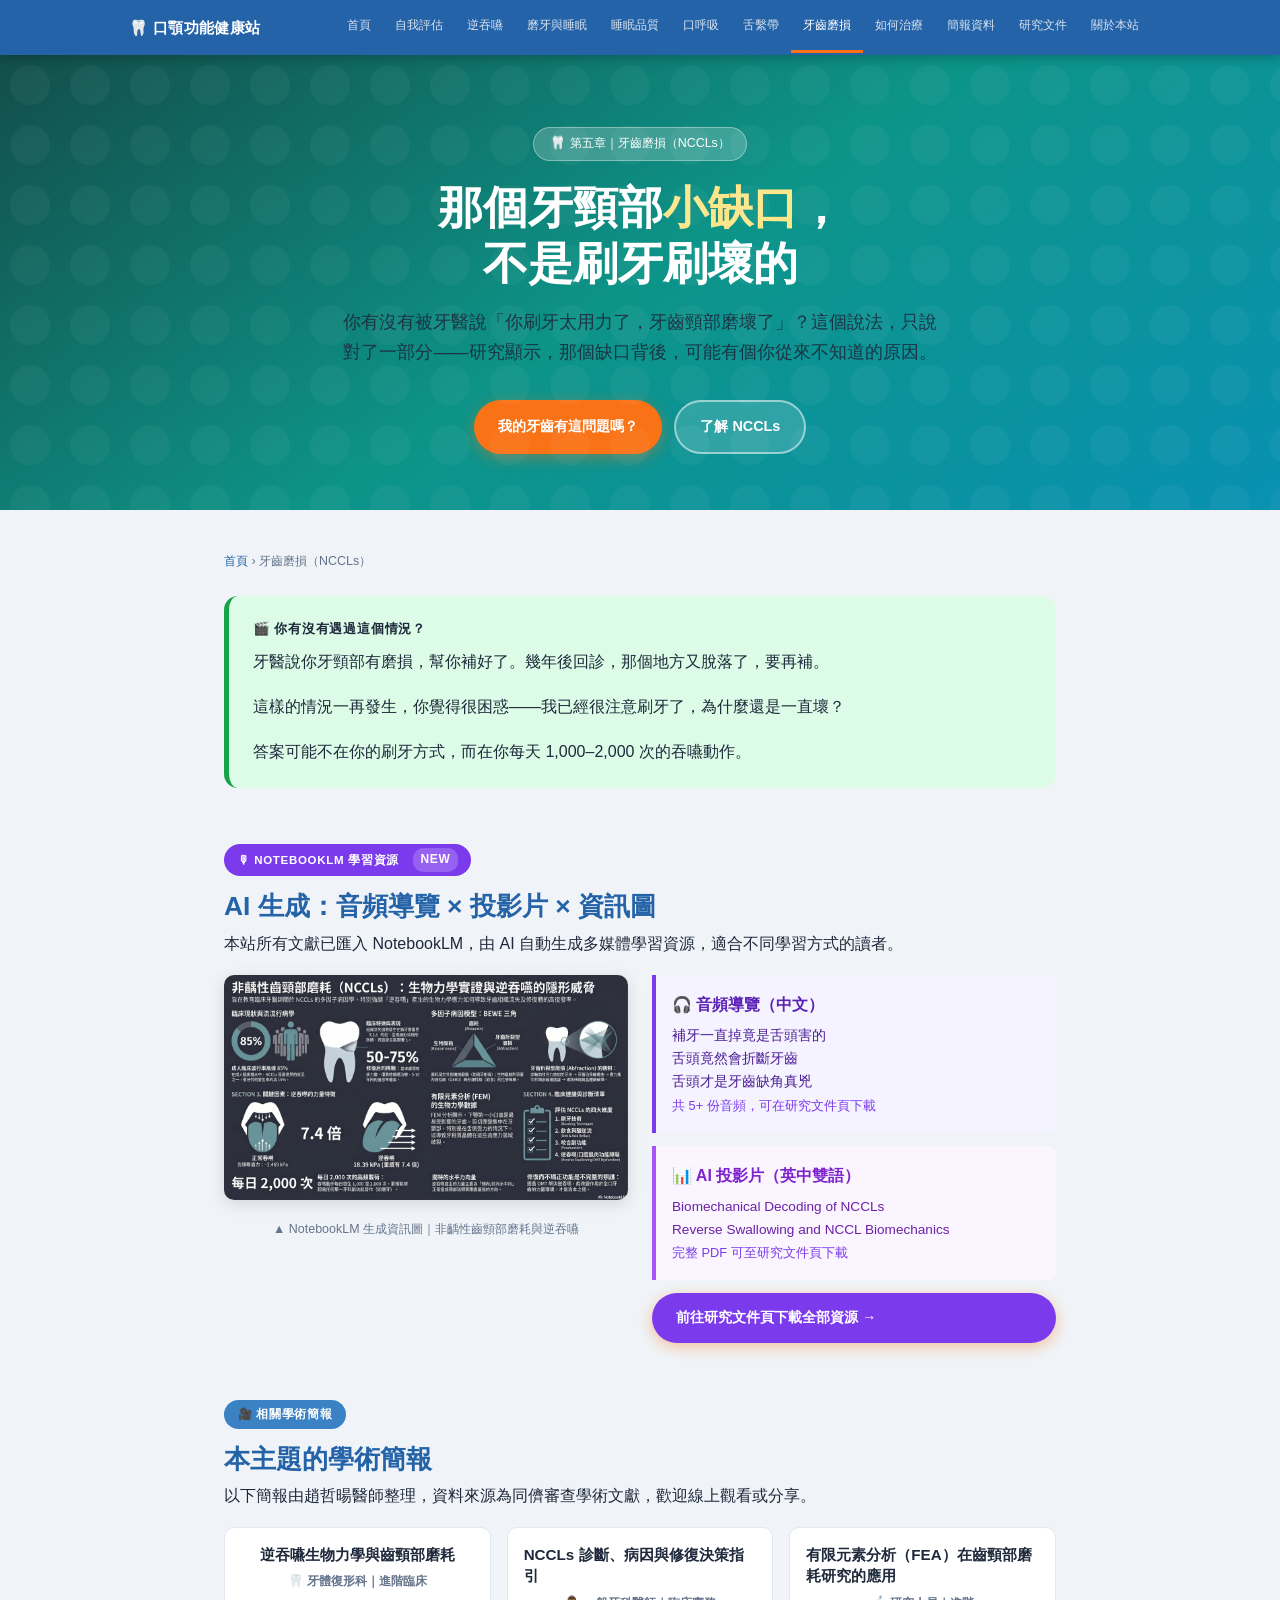
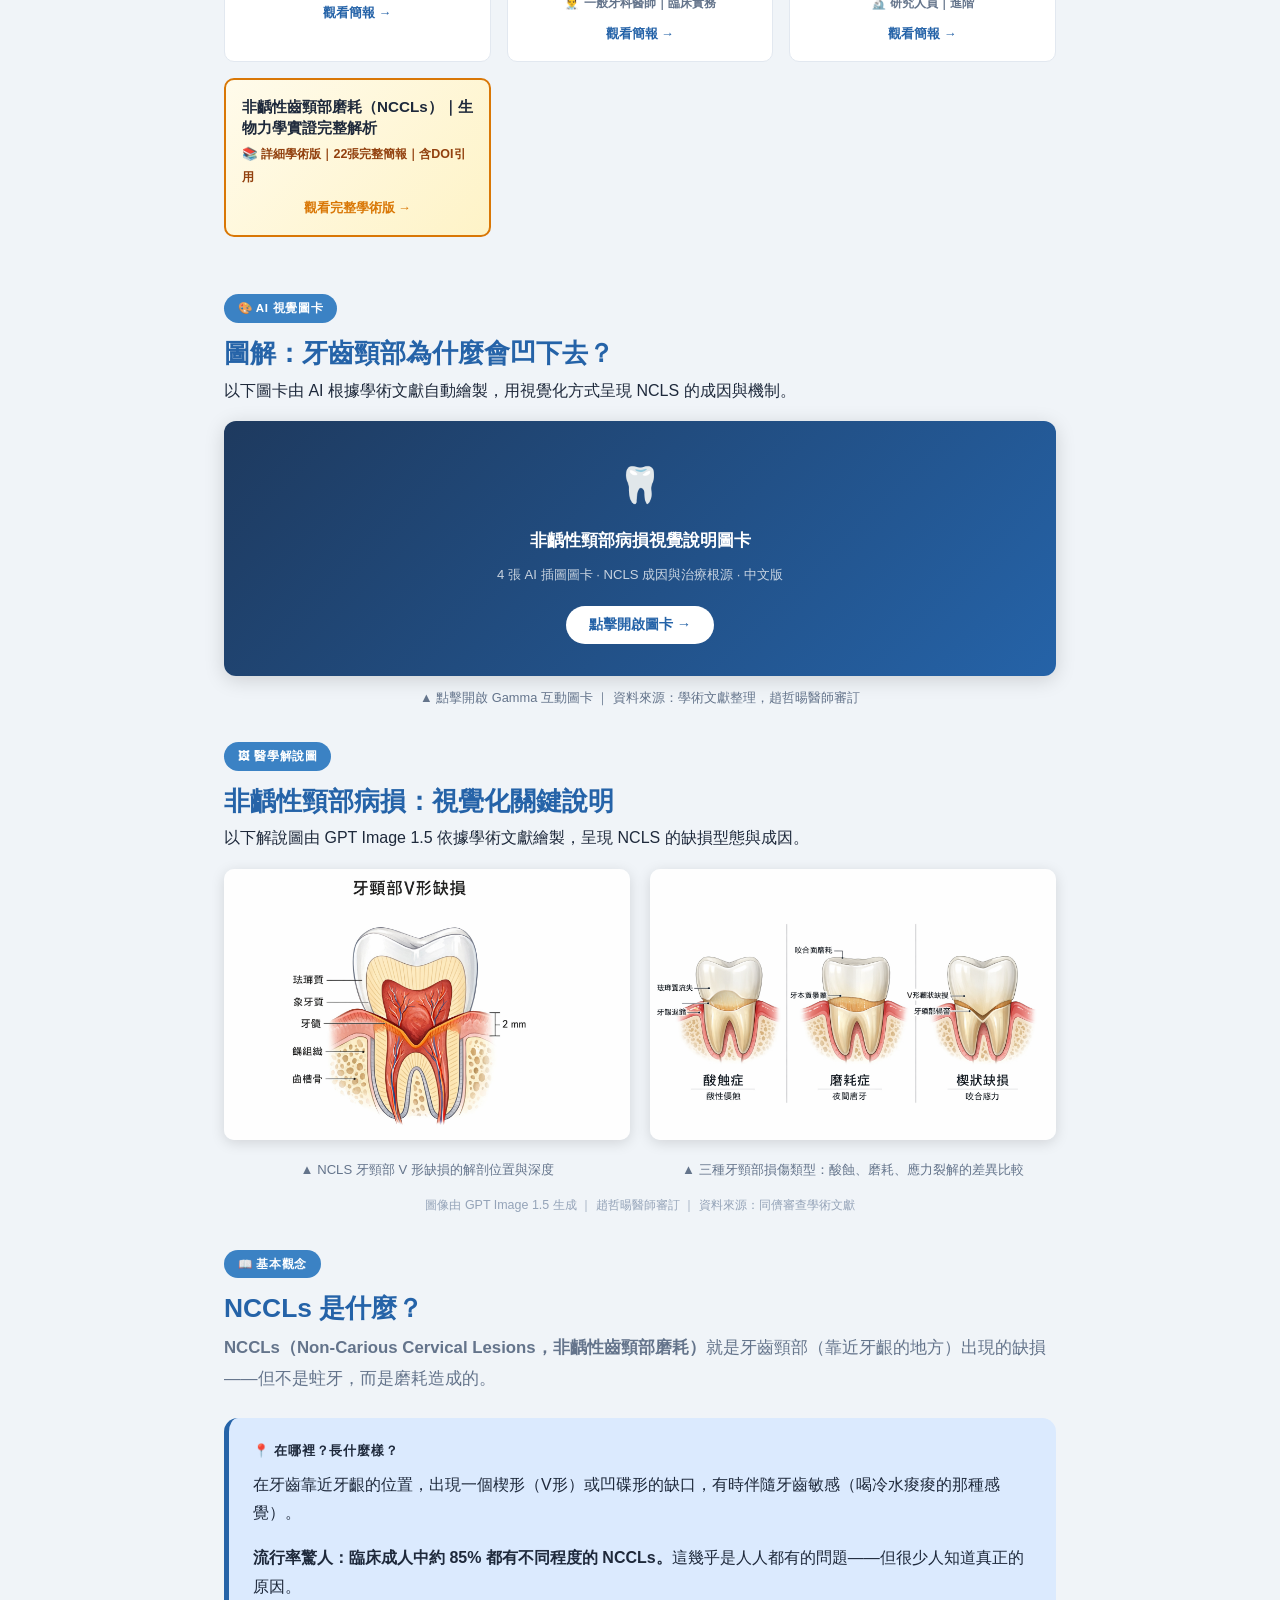
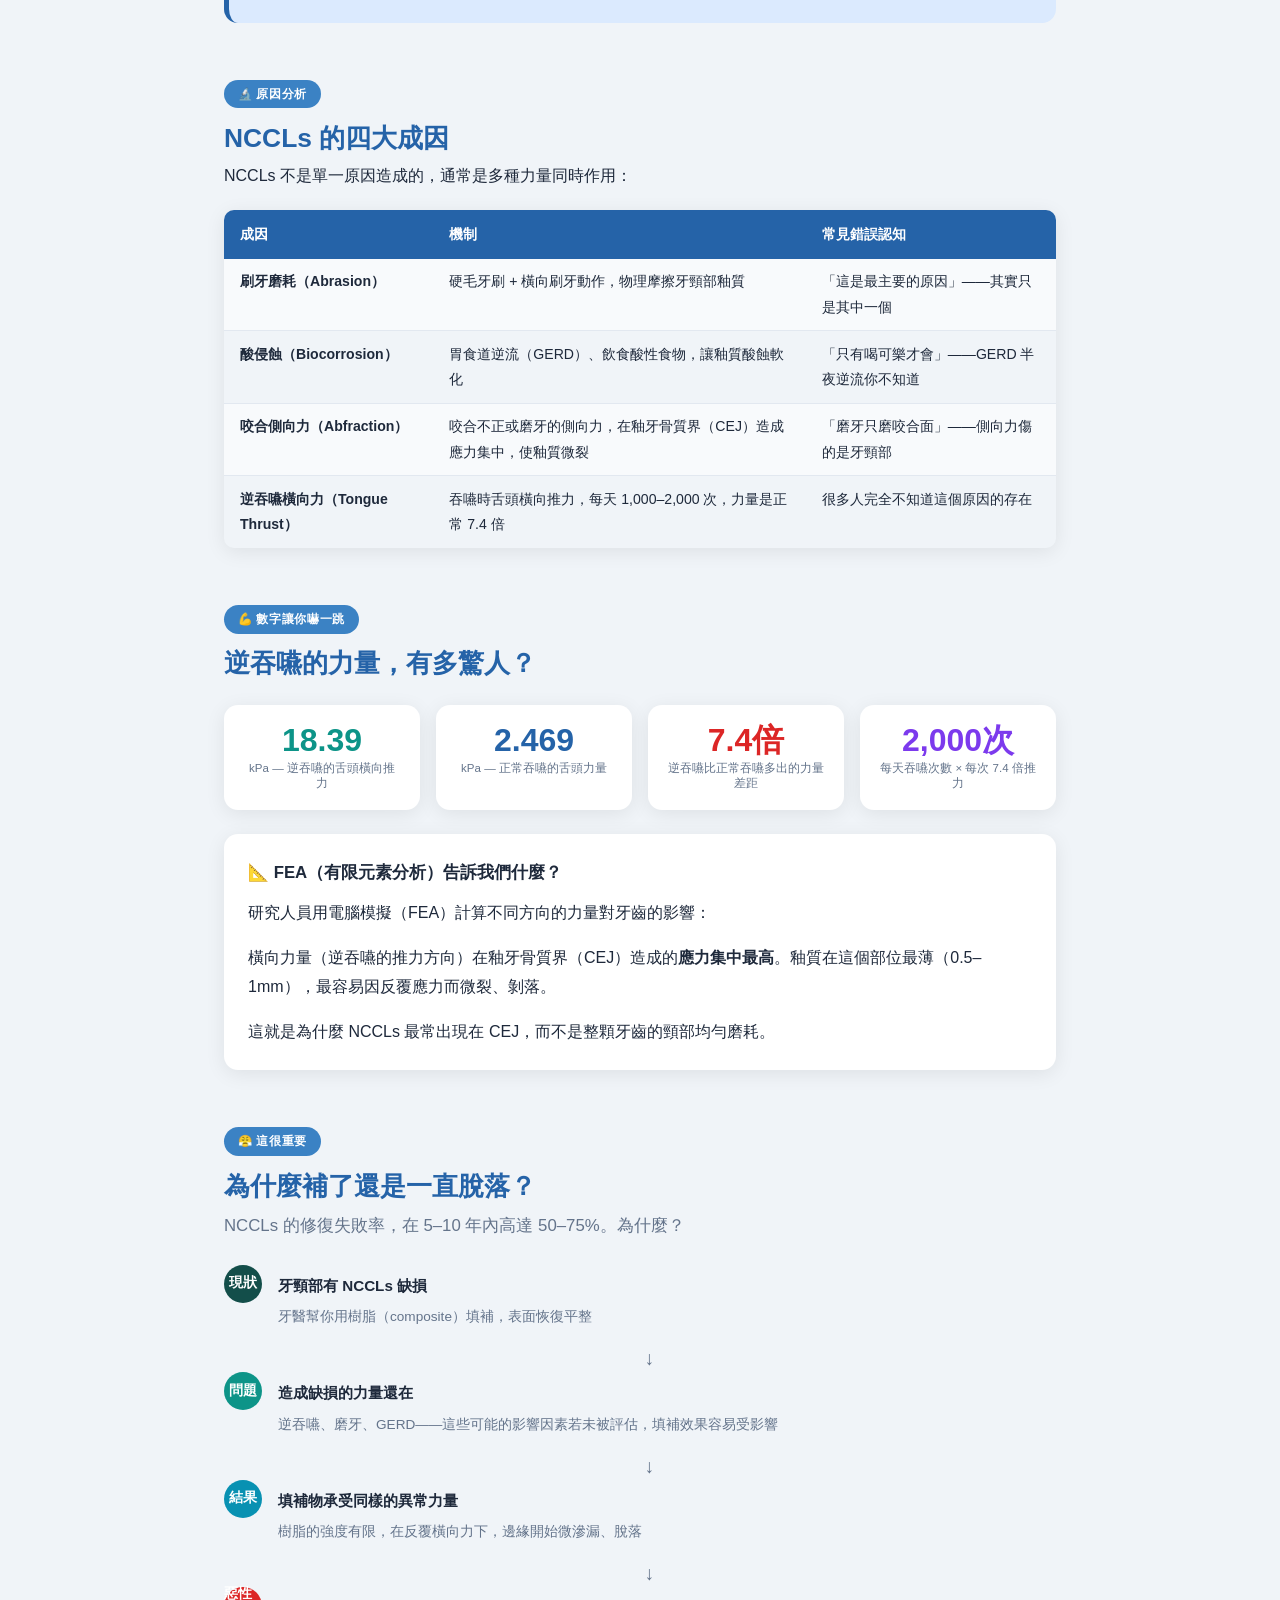
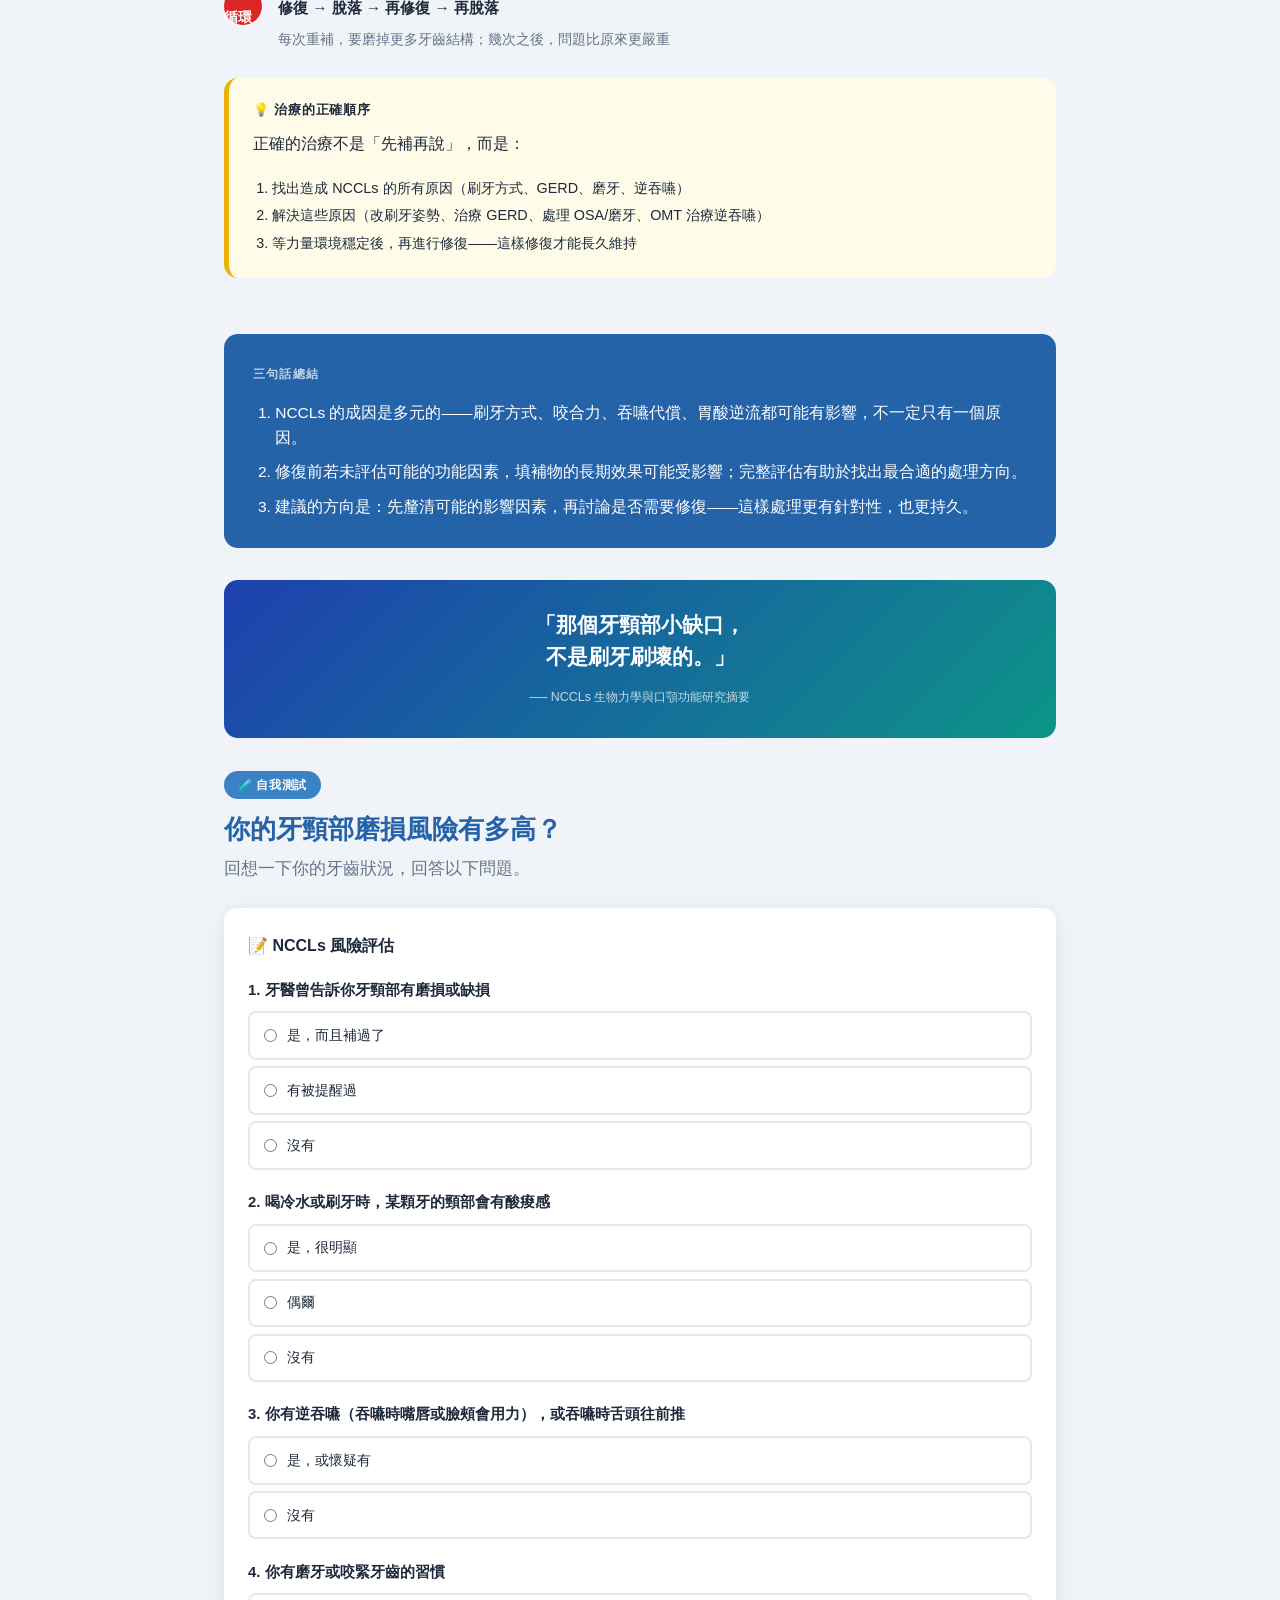
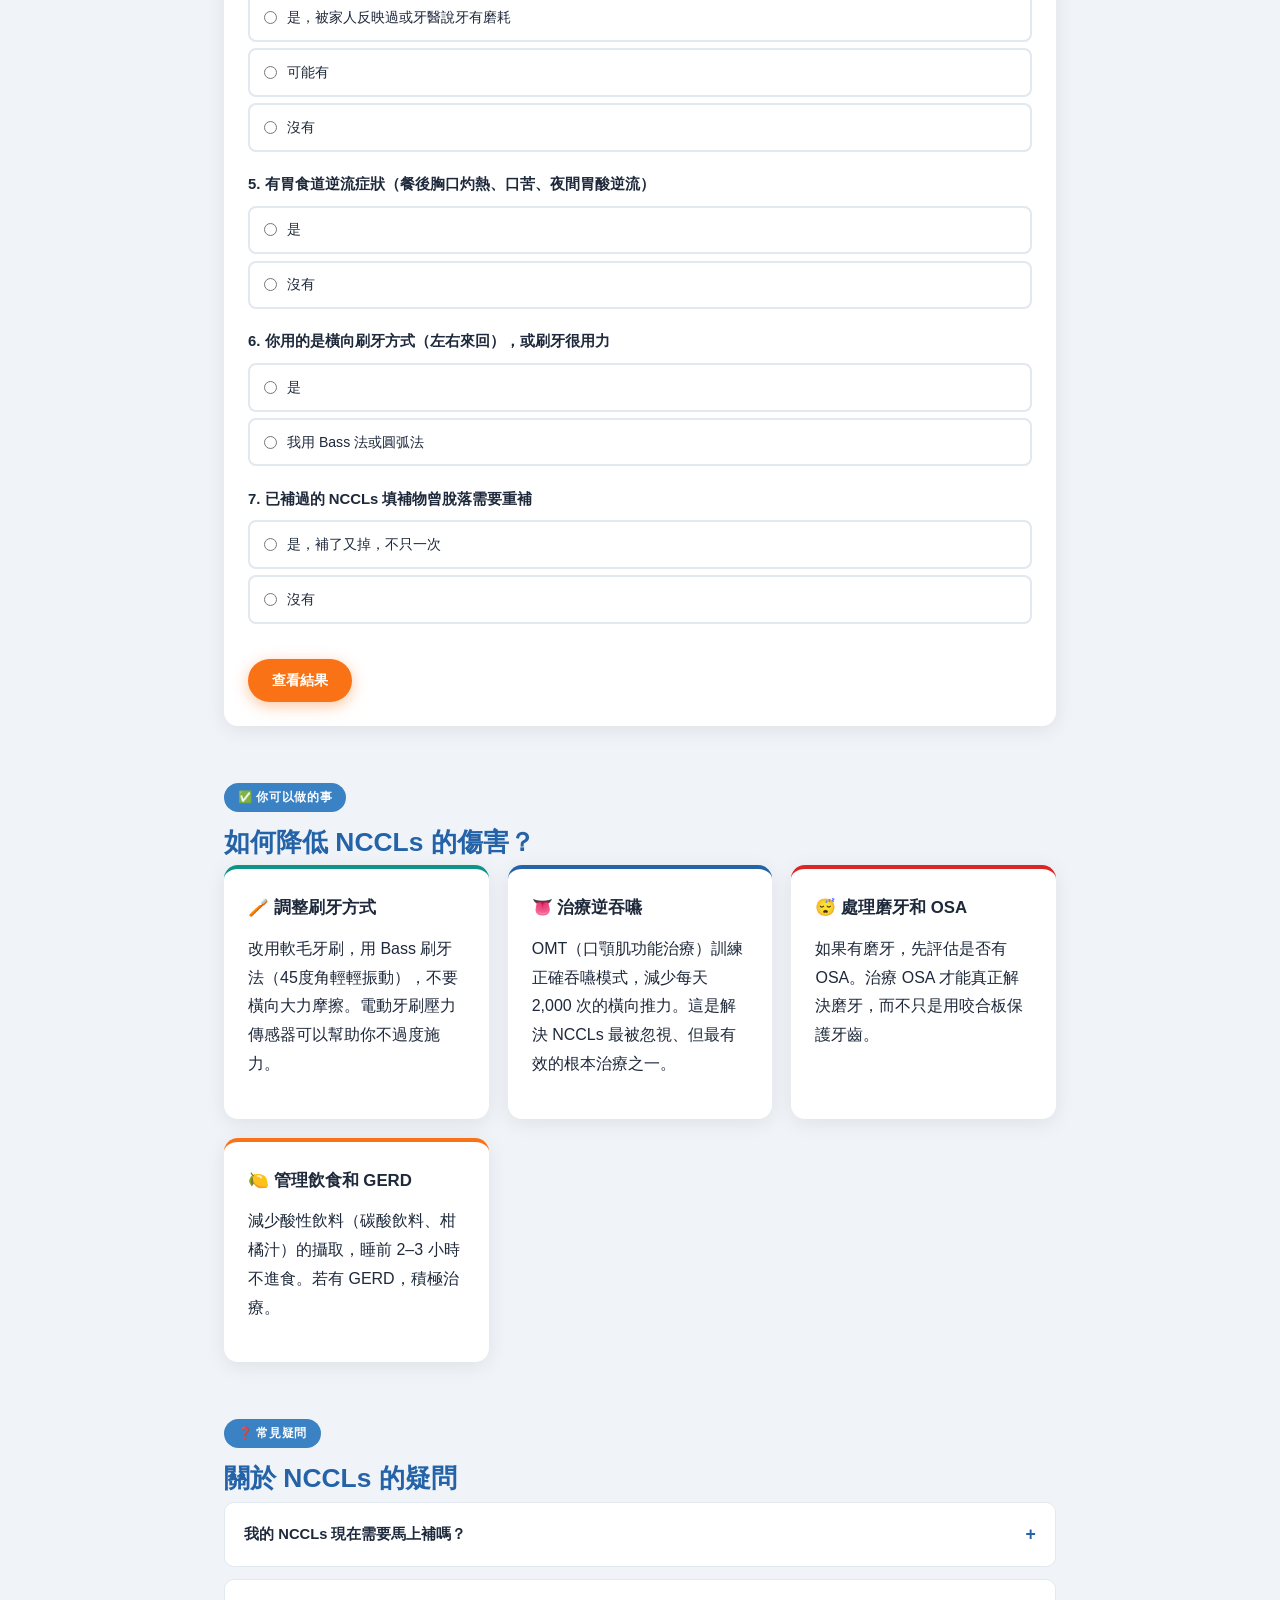
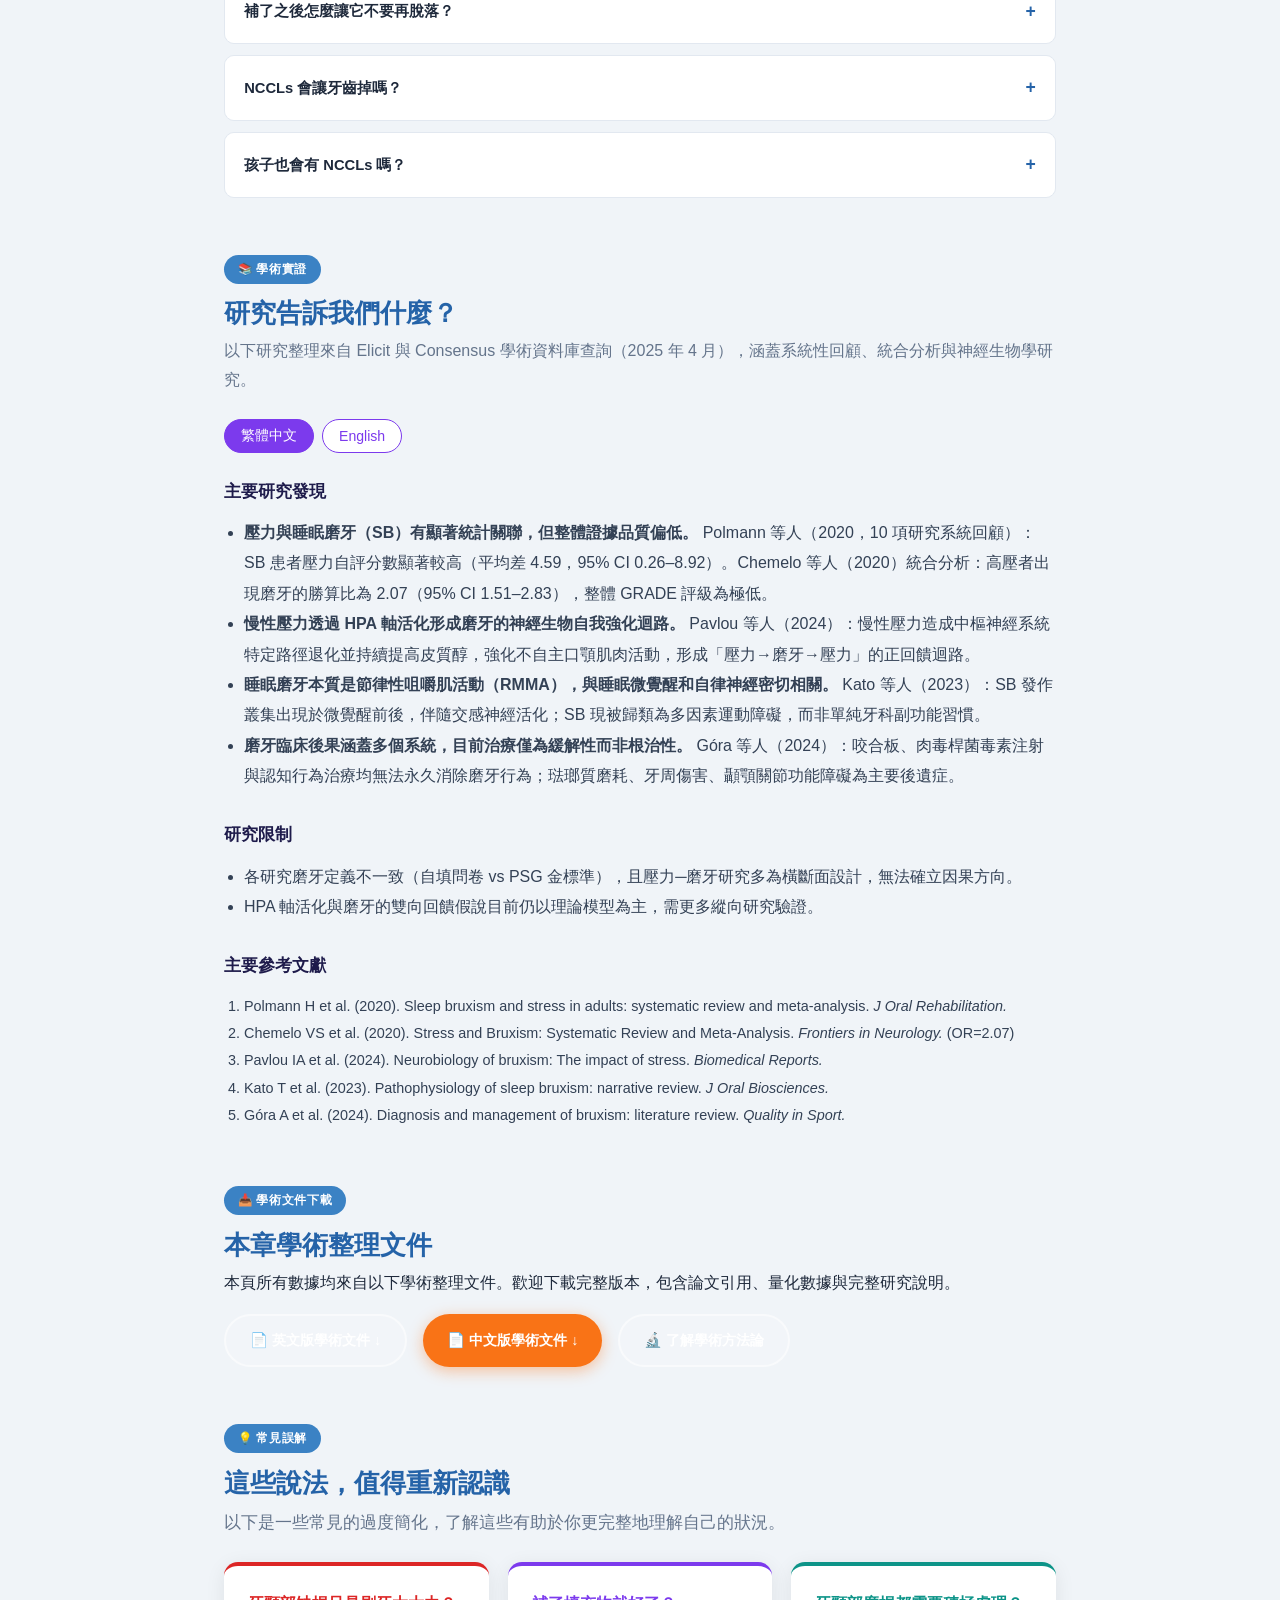
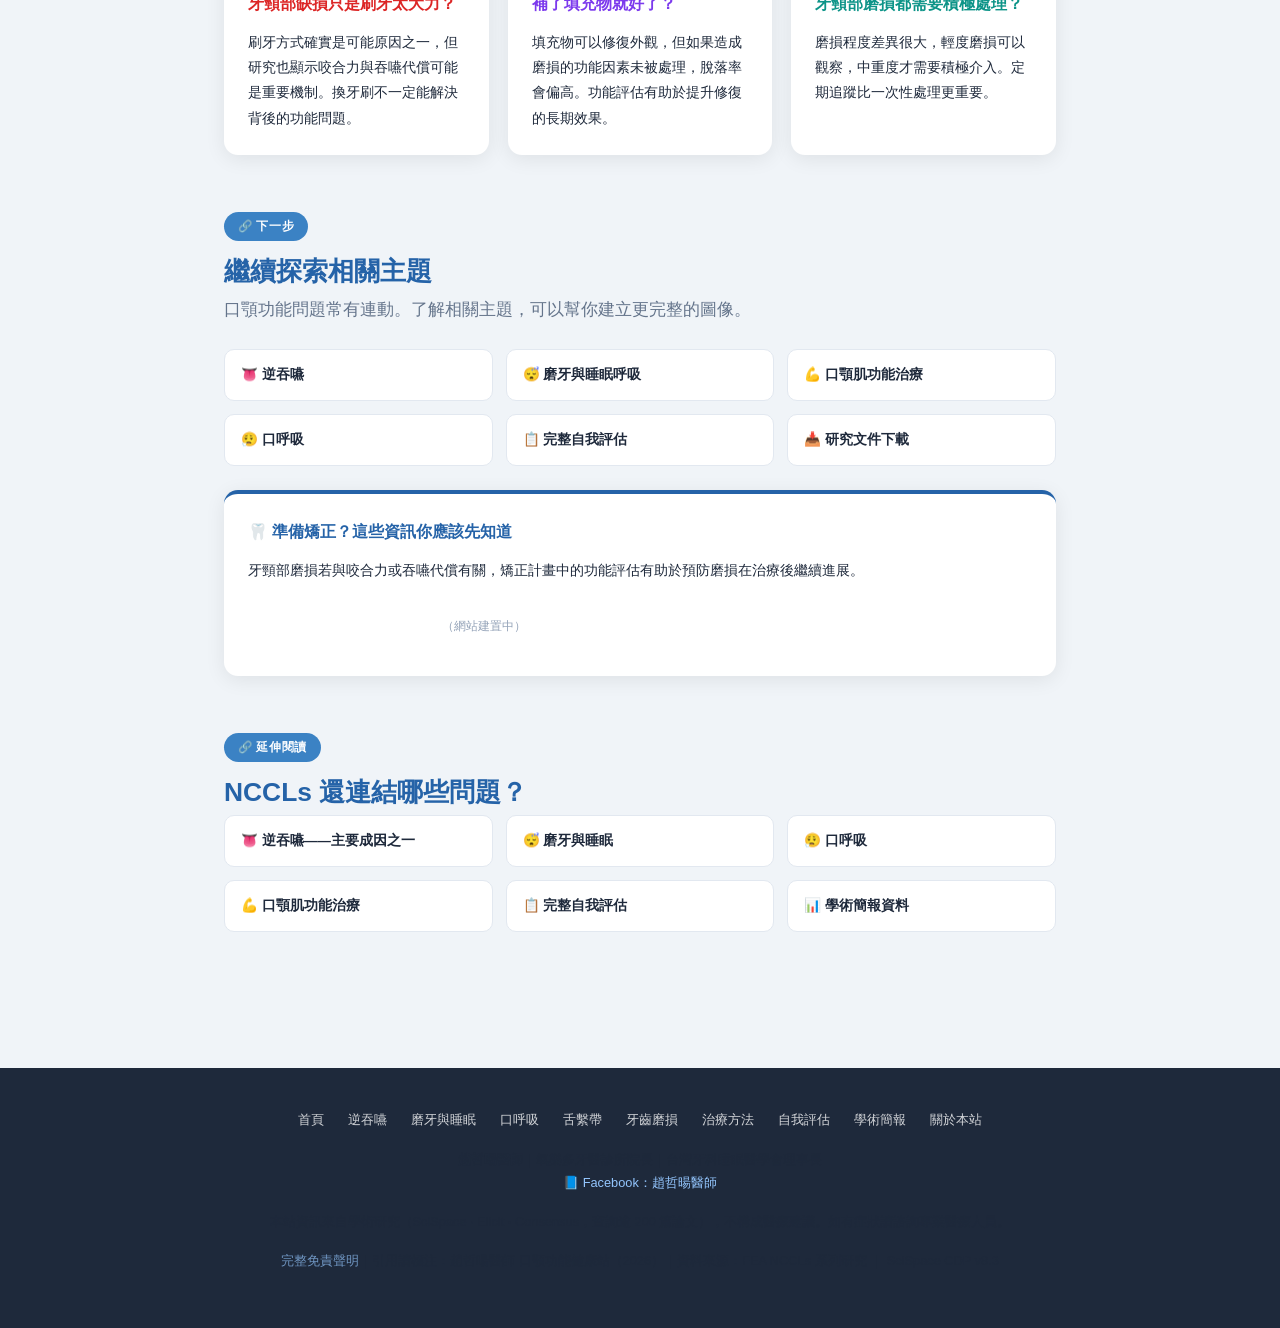
<file: ncls.html>
<!DOCTYPE html>
<html lang="zh-TW">
<head>
  <meta charset="UTF-8">
  <meta name="viewport" content="width=device-width, initial-scale=1.0">
  <meta name="description" content="非齲性頸部病損（NCLS）衛教｜牙頸部那個 V 形小缺口，不是刷牙刷壞的，而是咬合異常應力、磨牙與逆吞嚥共同造成的複合損傷。">
  <meta property="og:title" content="那個牙頸部小缺口，不是刷牙刷壞的｜口顎功能健康站">
  <meta property="og:description" content="NCLS（非齲性頸部病損）的根源不是刷牙，而是咬合應力、磨牙與逆吞嚥的複合作用。補好又磨掉？先找根源。">
  <meta property="og:type" content="article">
  <title>那個牙頸部小缺口，不是刷牙刷壞的｜口顎功能健康站</title>
  <link rel="stylesheet" href="style.css">
</head>
<body>

<nav class="site-nav">
  <div class="nav-inner">
    <a href="index.html" class="nav-logo">🦷 口顎功能健康站</a>
    <ul class="nav-links">
      <li><a href="index.html">首頁</a></li>
      <li><a href="self-check.html">自我評估</a></li>
      <li><a href="tongue-thrust.html">逆吞嚥</a></li>
      <li><a href="osa-bruxism.html">磨牙與睡眠</a></li>
      <li><a href="sleep-quality.html">睡眠品質</a></li>
      <li><a href="mouth-breathing.html">口呼吸</a></li>
      <li><a href="ankyloglossia.html">舌繫帶</a></li>
      <li><a href="ncls.html" class="active">牙齒磨損</a></li>
      <li><a href="omt.html">如何治療</a></li>
      <li><a href="presentations.html">簡報資料</a></li>
      <li><a href="research.html">研究文件</a></li>
      <li><a href="about.html">關於本站</a></li>
    </ul>
  </div>
</nav>

<div class="hero" style="background:linear-gradient(145deg,#134e4a,#0d9488,#0891b2);">
  <div class="tag">🦷 第五章｜牙齒磨損（NCCLs）</div>
  <h1>那個牙頸部<em>小缺口</em>，<br>不是刷牙刷壞的</h1>
  <p class="sub">你有沒有被牙醫說「你刷牙太用力了，牙齒頸部磨壞了」？這個說法，只說對了一部分——研究顯示，那個缺口背後，可能有個你從來不知道的原因。</p>
  <div class="hero-btns">
    <a href="#self-test" class="btn btn-primary">我的牙齒有這問題嗎？</a>
    <a href="#what-is" class="btn btn-outline">了解 NCCLs</a>
  </div>
</div>

<main>
  <div class="breadcrumb"><a href="index.html">首頁</a> › 牙齒磨損（NCCLs）</div>

  <!-- 開場 -->
  <section>
    <div class="hl hl-green">
      <div class="title">🎬 你有沒有遇過這個情況？</div>
      <p>牙醫說你牙頸部有磨損，幫你補好了。幾年後回診，那個地方又脫落了，要再補。</p>
      <p>這樣的情況一再發生，你覺得很困惑——我已經很注意刷牙了，為什麼還是一直壞？</p>
      <p style="margin-bottom:0;">答案可能不在你的刷牙方式，而在你每天 1,000–2,000 次的吞嚥動作。</p>
    </div>
  </section>

  <!-- NotebookLM 學習資源 -->
  <section>
    <div class="section-label" style="background:#7c3aed;">🎙 NotebookLM 學習資源 <span style="font-size:.75rem;background:rgba(255,255,255,.2);padding:.1rem .45rem;border-radius:10px;margin-left:.5rem;">NEW</span></div>
    <h2>AI 生成：音頻導覽 × 投影片 × 資訊圖</h2>
    <p>本站所有文獻已匯入 NotebookLM，由 AI 自動生成多媒體學習資源，適合不同學習方式的讀者。</p>
    <div style="display:grid; grid-template-columns:1fr 1fr; gap:1.5rem; margin-top:1rem;">
      <div>
        <img src="images/notebooklm/ncls_infographic.jpg" alt="非齲性齒頸部磨耗 資訊圖" style="width:100%; border-radius:10px; box-shadow:0 4px 16px rgba(0,0,0,.12);">
        <p style="font-size:.78rem; color:#64748b; margin:.5rem 0 0; text-align:center;">▲ NotebookLM 生成資訊圖｜非齲性齒頸部磨耗與逆吞嚥</p>
      </div>
      <div style="display:flex; flex-direction:column; gap:.8rem; justify-content:center;">
        <div style="background:#f5f3ff; border-left:4px solid #7c3aed; border-radius:0 8px 8px 0; padding:1rem;">
          <div style="font-weight:700; color:#5b21b6; margin-bottom:.3rem;">🎧 音頻導覽（中文）</div>
          <div style="font-size:.85rem; color:#4c1d95; line-height:1.7;">補牙一直掉竟是舌頭害的<br>
            舌頭竟然會折斷牙齒<br>
            舌頭才是牙齒缺角真兇<br>
            <span style="color:#7c3aed; font-size:.8rem;">共 5+ 份音頻，可在研究文件頁下載</span></div>
        </div>
        <div style="background:#faf5ff; border-left:4px solid #a855f7; border-radius:0 8px 8px 0; padding:1rem;">
          <div style="font-weight:700; color:#7e22ce; margin-bottom:.3rem;">📊 AI 投影片（英中雙語）</div>
          <div style="font-size:.85rem; color:#6b21a8; line-height:1.7;">Biomechanical Decoding of NCCLs<br>
            Reverse Swallowing and NCCL Biomechanics<br>
            <span style="color:#7c3aed; font-size:.8rem;">完整 PDF 可至研究文件頁下載</span></div>
        </div>
        <a href="research.html" class="btn btn-primary" style="background:#7c3aed; border-color:#7c3aed; text-align:center;">前往研究文件頁下載全部資源 →</a>
      </div>
    </div>
  </section>

  <!-- 相關簡報 -->
  <section>
    <div class="section-label">🎥 相關學術簡報</div>
    <h2>本主題的學術簡報</h2>
    <p>以下簡報由趙哲暘醫師整理，資料來源為同儕審查學術文獻，歡迎線上觀看或分享。</p>
    <div class="related-grid" style="grid-template-columns: repeat(auto-fill, minmax(260px,1fr)); gap:1rem;">
      <a href="https://gamma.app/docs/jhgvxditoteexj5" target="_blank" class="related-link" style="display:flex; flex-direction:column; gap:.3rem; padding:1rem;">
        <span style="font-weight:700; font-size:.95rem; line-height:1.4;">逆吞嚥生物力學與齒頸部磨耗</span>
        <span style="font-size:.78rem; color:#64748b;">🦷 牙體復形科｜進階臨床</span>
        <span style="font-size:.8rem; color:#2563a8; margin-top:.2rem;">觀看簡報 →</span>
      </a>
      <a href="https://gamma.app/docs/7j3j9eevd09sri7" target="_blank" class="related-link" style="display:flex; flex-direction:column; gap:.3rem; padding:1rem;">
        <span style="font-weight:700; font-size:.95rem; line-height:1.4;">NCCLs 診斷、病因與修復決策指引</span>
        <span style="font-size:.78rem; color:#64748b;">👨‍⚕️ 一般牙科醫師｜臨床實務</span>
        <span style="font-size:.8rem; color:#2563a8; margin-top:.2rem;">觀看簡報 →</span>
      </a>
      <a href="https://gamma.app/docs/vjj3rmw1aaudb6m" target="_blank" class="related-link" style="display:flex; flex-direction:column; gap:.3rem; padding:1rem;">
        <span style="font-weight:700; font-size:.95rem; line-height:1.4;">有限元素分析（FEA）在齒頸部磨耗研究的應用</span>
        <span style="font-size:.78rem; color:#64748b;">🔬 研究人員｜進階</span>
        <span style="font-size:.8rem; color:#2563a8; margin-top:.2rem;">觀看簡報 →</span>
      </a>
      <a href="https://gamma.app/docs/g9m63xtxw60n1ex" target="_blank" class="related-link" style="display:flex; flex-direction:column; gap:.3rem; padding:1rem; border:2px solid #d97706; background:linear-gradient(135deg,#fffbeb,#fef3c7);">
        <span style="font-weight:700; font-size:.95rem; line-height:1.4;">非齲性齒頸部磨耗（NCCLs）｜生物力學實證完整解析</span>
        <span style="font-size:.78rem; color:#92400e;">📚 詳細學術版｜22張完整簡報｜含DOI引用</span>
        <span style="font-size:.8rem; color:#d97706; margin-top:.2rem;">觀看完整學術版 →</span>
      </a>
    </div>
  </section>

  <!-- AI 圖卡說明 -->
  <section style="margin-bottom:2rem;">
    <div class="section-label">🎨 AI 視覺圖卡</div>
    <h2>圖解：牙齒頸部為什麼會凹下去？</h2>
    <p>以下圖卡由 AI 根據學術文獻自動繪製，用視覺化方式呈現 NCLS 的成因與機制。</p>
    <a href="https://gamma.app/docs/f76n7vzf7vlsjhl" target="_blank" rel="noopener"
      style="display:block; border-radius:12px; background:linear-gradient(135deg,#1e3a5f 0%,#2563a8 100%); color:white; text-decoration:none; padding:2rem 1.5rem; text-align:center; margin-top:1rem; box-shadow:0 4px 20px rgba(0,0,0,.15); transition:transform .2s;"
      onmouseover="this.style.transform='translateY(-3px)'" onmouseout="this.style.transform='none'">
      <div style="font-size:2.2rem; margin-bottom:.6rem;">🦷</div>
      <div style="font-weight:700; font-size:1.05rem; margin-bottom:.4rem;">非齲性頸部病損視覺說明圖卡</div>
      <div style="font-size:.82rem; opacity:.75; margin-bottom:1.2rem;">4 張 AI 插圖圖卡 · NCLS 成因與治療根源 · 中文版</div>
      <div style="display:inline-block; background:white; color:#2563a8; padding:.4rem 1.4rem; border-radius:20px; font-weight:600; font-size:.9rem;">點擊開啟圖卡 →</div>
    </a>
    <p style="font-size:.8rem; color:#64748b; margin-top:.6rem; text-align:center;">
      ▲ 點擊開啟 Gamma 互動圖卡 ｜ 資料來源：學術文獻整理，趙哲暘醫師審訂
    </p>
  </section>

  <!-- GPT Image 醫學解說圖 -->
  <section style="margin-bottom:2rem;">
    <div class="section-label">🖼 醫學解說圖</div>
    <h2>非齲性頸部病損：視覺化關鍵說明</h2>
    <p>以下解說圖由 GPT Image 1.5 依據學術文獻繪製，呈現 NCLS 的缺損型態與成因。</p>
    <div style="display:grid; grid-template-columns:repeat(auto-fit,minmax(280px,1fr)); gap:1.2rem; margin-top:1rem;">
      <figure style="margin:0; text-align:center;">
        <img src="images/ncls-01-lesion.png"
          alt="牙頸部非齲性缺損V形凹損示意圖"
          style="width:100%; border-radius:10px; box-shadow:0 3px 14px rgba(0,0,0,.13);"
          loading="lazy">
        <figcaption style="font-size:.82rem; color:#64748b; margin-top:.5rem;">
          ▲ NCLS 牙頸部 V 形缺損的解剖位置與深度
        </figcaption>
      </figure>
      <figure style="margin:0; text-align:center;">
        <img src="images/ncls-02-causes.png"
          alt="酸蝕 vs 磨耗 vs 應力裂解三型比較圖"
          style="width:100%; border-radius:10px; box-shadow:0 3px 14px rgba(0,0,0,.13);"
          loading="lazy">
        <figcaption style="font-size:.82rem; color:#64748b; margin-top:.5rem;">
          ▲ 三種牙頸部損傷類型：酸蝕、磨耗、應力裂解的差異比較
        </figcaption>
      </figure>
    </div>
    <p style="font-size:.78rem; color:#94a3b8; margin-top:.8rem; text-align:center;">
      圖像由 GPT Image 1.5 生成 ｜ 趙哲暘醫師審訂 ｜ 資料來源：同儕審查學術文獻
    </p>
  </section>

  <!-- 什麼是 NCCLs -->
  <section id="what-is">
    <div class="section-label">📖 基本觀念</div>
    <h2>NCCLs 是什麼？</h2>
    <p class="lead"><strong>NCCLs（Non-Carious Cervical Lesions，非齲性齒頸部磨耗）</strong>就是牙齒頸部（靠近牙齦的地方）出現的缺損——但不是蛀牙，而是磨耗造成的。</p>

    <div class="hl hl-blue">
      <div class="title">📍 在哪裡？長什麼樣？</div>
      <p>在牙齒靠近牙齦的位置，出現一個楔形（V形）或凹碟形的缺口，有時伴隨牙齒敏感（喝冷水痠痠的那種感覺）。</p>
      <p style="margin-bottom:0;"><strong>流行率驚人：臨床成人中約 85% 都有不同程度的 NCCLs。</strong>這幾乎是人人都有的問題——但很少人知道真正的原因。</p>
    </div>
  </section>

  <!-- 四大原因 -->
  <section>
    <div class="section-label">🔬 原因分析</div>
    <h2>NCCLs 的四大成因</h2>
    <p>NCCLs 不是單一原因造成的，通常是多種力量同時作用：</p>

    <table class="data-table">
      <tr>
        <th>成因</th>
        <th>機制</th>
        <th>常見錯誤認知</th>
      </tr>
      <tr>
        <td><strong>刷牙磨耗（Abrasion）</strong></td>
        <td>硬毛牙刷 + 橫向刷牙動作，物理摩擦牙頸部釉質</td>
        <td>「這是最主要的原因」——其實只是其中一個</td>
      </tr>
      <tr>
        <td><strong>酸侵蝕（Biocorrosion）</strong></td>
        <td>胃食道逆流（GERD）、飲食酸性食物，讓釉質酸蝕軟化</td>
        <td>「只有喝可樂才會」——GERD 半夜逆流你不知道</td>
      </tr>
      <tr>
        <td><strong>咬合側向力（Abfraction）</strong></td>
        <td>咬合不正或磨牙的側向力，在釉牙骨質界（CEJ）造成應力集中，使釉質微裂</td>
        <td>「磨牙只磨咬合面」——側向力傷的是牙頸部</td>
      </tr>
      <tr>
        <td><strong>逆吞嚥橫向力（Tongue Thrust）</strong></td>
        <td>吞嚥時舌頭橫向推力，每天 1,000–2,000 次，力量是正常 7.4 倍</td>
        <td>很多人完全不知道這個原因的存在</td>
      </tr>
    </table>
  </section>

  <!-- 舌頭力量的數據 -->
  <section>
    <div class="section-label">💪 數字讓你嚇一跳</div>
    <h2>逆吞嚥的力量，有多驚人？</h2>

    <div class="stats">
      <div class="stat"><div class="num" style="color:#0d9488;">18.39</div><div class="unit">kPa — 逆吞嚥的舌頭橫向推力</div></div>
      <div class="stat"><div class="num" style="color:#2563a8;">2.469</div><div class="unit">kPa — 正常吞嚥的舌頭力量</div></div>
      <div class="stat"><div class="num" style="color:#dc2626;">7.4倍</div><div class="unit">逆吞嚥比正常吞嚥多出的力量差距</div></div>
      <div class="stat"><div class="num" style="color:#7c3aed;">2,000次</div><div class="unit">每天吞嚥次數 × 每次 7.4 倍推力</div></div>
    </div>

    <div class="card" style="margin-top:1.2rem;">
      <h3 style="margin-top:0;">📐 FEA（有限元素分析）告訴我們什麼？</h3>
      <p>研究人員用電腦模擬（FEA）計算不同方向的力量對牙齒的影響：</p>
      <p>橫向力量（逆吞嚥的推力方向）在釉牙骨質界（CEJ）造成的<strong>應力集中最高</strong>。釉質在這個部位最薄（0.5–1mm），最容易因反覆應力而微裂、剝落。</p>
      <p style="margin-bottom:0;">這就是為什麼 NCCLs 最常出現在 CEJ，而不是整顆牙齒的頸部均勻磨耗。</p>
    </div>
  </section>

  <!-- 為什麼補了又脫落 -->
  <section>
    <div class="section-label">😤 這很重要</div>
    <h2>為什麼補了還是一直脫落？</h2>
    <p class="lead">NCCLs 的修復失敗率，在 5–10 年內高達 50–75%。為什麼？</p>

    <div class="flow">
      <div class="flow-step">
        <div class="bubble" style="background:#134e4a;">現狀</div>
        <div class="content">
          <strong>牙頸部有 NCCLs 缺損</strong>
          <span>牙醫幫你用樹脂（composite）填補，表面恢復平整</span>
        </div>
      </div>
      <div class="flow-arrow">↓</div>
      <div class="flow-step">
        <div class="bubble" style="background:#0d9488;">問題</div>
        <div class="content">
          <strong>造成缺損的力量還在</strong>
          <span>逆吞嚥、磨牙、GERD——這些可能的影響因素若未被評估，填補效果容易受影響</span>
        </div>
      </div>
      <div class="flow-arrow">↓</div>
      <div class="flow-step">
        <div class="bubble" style="background:#0891b2;">結果</div>
        <div class="content">
          <strong>填補物承受同樣的異常力量</strong>
          <span>樹脂的強度有限，在反覆橫向力下，邊緣開始微滲漏、脫落</span>
        </div>
      </div>
      <div class="flow-arrow">↓</div>
      <div class="flow-step">
        <div class="bubble" style="background:#dc2626;">惡性循環</div>
        <div class="content">
          <strong>修復 → 脫落 → 再修復 → 再脫落</strong>
          <span>每次重補，要磨掉更多牙齒結構；幾次之後，問題比原來更嚴重</span>
        </div>
      </div>
    </div>

    <div class="hl hl-yellow">
      <div class="title">💡 治療的正確順序</div>
      <p>正確的治療不是「先補再說」，而是：</p>
      <ol style="margin-left:1.2rem; font-size:.9rem; line-height:1.9; margin-bottom:0;">
        <li>找出造成 NCCLs 的所有原因（刷牙方式、GERD、磨牙、逆吞嚥）</li>
        <li>解決這些原因（改刷牙姿勢、治療 GERD、處理 OSA/磨牙、OMT 治療逆吞嚥）</li>
        <li>等力量環境穩定後，再進行修復——這樣修復才能長久維持</li>
      </ol>
    </div>
  </section>

  <!-- 三句話總結 -->
  <div class="three-sum">
    <h4>三句話總結</h4>
    <ol>
      <li>NCCLs 的成因是多元的——刷牙方式、咬合力、吞嚥代償、胃酸逆流都可能有影響，不一定只有一個原因。</li>
      <li>修復前若未評估可能的功能因素，填補物的長期效果可能受影響；完整評估有助於找出最合適的處理方向。</li>
      <li>建議的方向是：先釐清可能的影響因素，再討論是否需要修復——這樣處理更有針對性，也更持久。</li>
    </ol>
  </div>

  <!-- 金句 -->
  <div class="quote">
    <div class="q-text">「那個牙頸部小缺口，<br>不是刷牙刷壞的。」</div>
    <div class="q-source">── NCCLs 生物力學與口顎功能研究摘要</div>
  </div>

  <!-- 自我測試 -->
  <section id="self-test">
    <div class="section-label">🧪 自我測試</div>
    <h2>你的牙頸部磨損風險有多高？</h2>
    <p class="lead">回想一下你的牙齒狀況，回答以下問題。</p>

    <div class="quiz-box">
      <h4>📝 NCCLs 風險評估</h4>
      <div class="quiz-q">
        <div class="q">1. 牙醫曾告訴你牙頸部有磨損或缺損</div>
        <div class="quiz-opts">
          <label class="quiz-opt"><input type="radio" name="nc1" value="2"> 是，而且補過了</label>
          <label class="quiz-opt"><input type="radio" name="nc1" value="1"> 有被提醒過</label>
          <label class="quiz-opt"><input type="radio" name="nc1" value="0"> 沒有</label>
        </div>
      </div>
      <div class="quiz-q">
        <div class="q">2. 喝冷水或刷牙時，某顆牙的頸部會有酸痠感</div>
        <div class="quiz-opts">
          <label class="quiz-opt"><input type="radio" name="nc2" value="2"> 是，很明顯</label>
          <label class="quiz-opt"><input type="radio" name="nc2" value="1"> 偶爾</label>
          <label class="quiz-opt"><input type="radio" name="nc2" value="0"> 沒有</label>
        </div>
      </div>
      <div class="quiz-q">
        <div class="q">3. 你有逆吞嚥（吞嚥時嘴唇或臉頰會用力），或吞嚥時舌頭往前推</div>
        <div class="quiz-opts">
          <label class="quiz-opt"><input type="radio" name="nc3" value="2"> 是，或懷疑有</label>
          <label class="quiz-opt"><input type="radio" name="nc3" value="0"> 沒有</label>
        </div>
      </div>
      <div class="quiz-q">
        <div class="q">4. 你有磨牙或咬緊牙齒的習慣</div>
        <div class="quiz-opts">
          <label class="quiz-opt"><input type="radio" name="nc4" value="2"> 是，被家人反映過或牙醫說牙有磨耗</label>
          <label class="quiz-opt"><input type="radio" name="nc4" value="1"> 可能有</label>
          <label class="quiz-opt"><input type="radio" name="nc4" value="0"> 沒有</label>
        </div>
      </div>
      <div class="quiz-q">
        <div class="q">5. 有胃食道逆流症狀（餐後胸口灼熱、口苦、夜間胃酸逆流）</div>
        <div class="quiz-opts">
          <label class="quiz-opt"><input type="radio" name="nc5" value="1"> 是</label>
          <label class="quiz-opt"><input type="radio" name="nc5" value="0"> 沒有</label>
        </div>
      </div>
      <div class="quiz-q">
        <div class="q">6. 你用的是橫向刷牙方式（左右來回），或刷牙很用力</div>
        <div class="quiz-opts">
          <label class="quiz-opt"><input type="radio" name="nc6" value="1"> 是</label>
          <label class="quiz-opt"><input type="radio" name="nc6" value="0"> 我用 Bass 法或圓弧法</label>
        </div>
      </div>
      <div class="quiz-q">
        <div class="q">7. 已補過的 NCCLs 填補物曾脫落需要重補</div>
        <div class="quiz-opts">
          <label class="quiz-opt"><input type="radio" name="nc7" value="2"> 是，補了又掉，不只一次</label>
          <label class="quiz-opt"><input type="radio" name="nc7" value="0"> 沒有</label>
        </div>
      </div>
      <button class="btn btn-primary quiz-submit" onclick="calcNCQuiz()">查看結果</button>
      <div class="quiz-result" id="ncResult"></div>
    </div>
  </section>

  <!-- 怎麼降低風險 -->
  <section>
    <div class="section-label">✅ 你可以做的事</div>
    <h2>如何降低 NCCLs 的傷害？</h2>

    <div class="card-grid">
      <div class="card" style="border-top:4px solid #0d9488;">
        <h3 style="margin-top:0;">🪥 調整刷牙方式</h3>
        <p>改用軟毛牙刷，用 Bass 刷牙法（45度角輕輕振動），不要橫向大力摩擦。電動牙刷壓力傳感器可以幫助你不過度施力。</p>
      </div>
      <div class="card" style="border-top:4px solid #2563a8;">
        <h3 style="margin-top:0;">👅 治療逆吞嚥</h3>
        <p>OMT（口顎肌功能治療）訓練正確吞嚥模式，減少每天 2,000 次的橫向推力。這是解決 NCCLs 最被忽視、但最有效的根本治療之一。</p>
      </div>
      <div class="card" style="border-top:4px solid #dc2626;">
        <h3 style="margin-top:0;">😴 處理磨牙和 OSA</h3>
        <p>如果有磨牙，先評估是否有 OSA。治療 OSA 才能真正解決磨牙，而不只是用咬合板保護牙齒。</p>
      </div>
      <div class="card" style="border-top:4px solid #f97316;">
        <h3 style="margin-top:0;">🍋 管理飲食和 GERD</h3>
        <p>減少酸性飲料（碳酸飲料、柑橘汁）的攝取，睡前 2–3 小時不進食。若有 GERD，積極治療。</p>
      </div>
    </div>
  </section>

  <!-- FAQ -->
  <section>
    <div class="section-label">❓ 常見疑問</div>
    <h2>關於 NCCLs 的疑問</h2>

    <div class="faq-item">
      <div class="faq-q" onclick="toggleFaq(this)">我的 NCCLs 現在需要馬上補嗎？<span class="faq-toggle">+</span></div>
      <div class="faq-a">不一定。輕度的 NCCLs 如果沒有敏感症狀，可以先觀察，重點是找出並解決病因。如果有敏感、缺損持續擴大、或影響美觀，才需要修復。最重要的是：<strong>補之前先找病因，確認力量環境已改善，填補物才能維持久。</strong></div>
    </div>
    <div class="faq-item">
      <div class="faq-q" onclick="toggleFaq(this)">補了之後怎麼讓它不要再脫落？<span class="faq-toggle">+</span></div>
      <div class="faq-a">關鍵在於同時解決病因：（1）改善刷牙方式，（2）如有逆吞嚥，做 OMT，（3）磨牙要處理根本原因（OSA），（4）GERD 要治療，（5）調整咬合不正。材料的選擇也很重要——用流動樹脂搭配適當黏著步驟，能減少邊緣微滲漏。但最根本還是要消除異常力量。</div>
    </div>
    <div class="faq-item">
      <div class="faq-q" onclick="toggleFaq(this)">NCCLs 會讓牙齒掉嗎？<span class="faq-toggle">+</span></div>
      <div class="faq-a">不太會直接導致掉牙，但如果放任不管，缺損可能深到靠近牙髓（神經），導致牙齒敏感、甚至需要根管治療。此外，NCCLs 處的結構弱化，在咬合時也較容易發生牙齒斷裂。早期發現、找出病因、適時修復，是保護牙齒的最好策略。</div>
    </div>
    <div class="faq-item">
      <div class="faq-q" onclick="toggleFaq(this)">孩子也會有 NCCLs 嗎？<span class="faq-toggle">+</span></div>
      <div class="faq-a">可以有，但相對少見——NCCLs 是累積性損傷，需要時間積累。但如果孩子有嚴重逆吞嚥、磨牙或 GERD，也可能在年輕時就出現。更重要的是，早期糾正逆吞嚥和口呼吸，能預防未來的 NCCLs 發生。</div>
    </div>
  </section>

  <!-- 學術實證整理：磨牙與牙齒磨耗 -->
  <section id="evidence">
    <div class="section-label">📚 學術實證</div>
    <h2>研究告訴我們什麼？</h2>
    <p style="color:#64748b;margin-bottom:1.5rem;">以下研究整理來自 Elicit 與 Consensus 學術資料庫查詢（2025 年 4 月），涵蓋系統性回顧、統合分析與神經生物學研究。</p>
    <div style="display:flex;gap:.5rem;margin-bottom:1.5rem;">
      <button onclick="document.getElementById('ev7-zh').style.display='block';document.getElementById('ev7-en').style.display='none';this.style.background='#7c3aed';this.style.color='#fff';document.getElementById('ev7-en-btn').style.background='';document.getElementById('ev7-en-btn').style.color='#7c3aed';" style="padding:.4rem 1rem;border-radius:100px;border:1.5px solid #7c3aed;background:#7c3aed;color:#fff;cursor:pointer;font-size:.88rem;">繁體中文</button>
      <button id="ev7-en-btn" onclick="document.getElementById('ev7-en').style.display='block';document.getElementById('ev7-zh').style.display='none';this.style.background='#7c3aed';this.style.color='#fff';" style="padding:.4rem 1rem;border-radius:100px;border:1.5px solid #7c3aed;background:#fff;color:#7c3aed;cursor:pointer;font-size:.88rem;">English</button>
    </div>
    <div id="ev7-zh">
      <h3 style="color:#1e1b4b;margin-top:0;">主要研究發現</h3>
      <ul style="line-height:1.9;color:#334155;padding-left:1.25rem;">
        <li><strong>壓力與睡眠磨牙（SB）有顯著統計關聯，但整體證據品質偏低。</strong> Polmann 等人（2020，10 項研究系統回顧）：SB 患者壓力自評分數顯著較高（平均差 4.59，95% CI 0.26–8.92）。Chemelo 等人（2020）統合分析：高壓者出現磨牙的勝算比為 2.07（95% CI 1.51–2.83），整體 GRADE 評級為極低。</li>
        <li><strong>慢性壓力透過 HPA 軸活化形成磨牙的神經生物自我強化迴路。</strong> Pavlou 等人（2024）：慢性壓力造成中樞神經系統特定路徑退化並持續提高皮質醇，強化不自主口顎肌肉活動，形成「壓力→磨牙→壓力」的正回饋迴路。</li>
        <li><strong>睡眠磨牙本質是節律性咀嚼肌活動（RMMA），與睡眠微覺醒和自律神經密切相關。</strong> Kato 等人（2023）：SB 發作叢集出現於微覺醒前後，伴隨交感神經活化；SB 現被歸類為多因素運動障礙，而非單純牙科副功能習慣。</li>
        <li><strong>磨牙臨床後果涵蓋多個系統，目前治療僅為緩解性而非根治性。</strong> Góra 等人（2024）：咬合板、肉毒桿菌毒素注射與認知行為治療均無法永久消除磨牙行為；琺瑯質磨耗、牙周傷害、顳顎關節功能障礙為主要後遺症。</li>
      </ul>
      <h3 style="color:#1e1b4b;">研究限制</h3>
      <ul style="line-height:1.9;color:#334155;padding-left:1.25rem;">
        <li>各研究磨牙定義不一致（自填問卷 vs PSG 金標準），且壓力─磨牙研究多為橫斷面設計，無法確立因果方向。</li>
        <li>HPA 軸活化與磨牙的雙向回饋假說目前仍以理論模型為主，需更多縱向研究驗證。</li>
      </ul>
      <h3 style="color:#1e1b4b;">主要參考文獻</h3>
      <ol style="line-height:1.9;color:#334155;padding-left:1.25rem;font-size:.9rem;">
        <li>Polmann H et al. (2020). Sleep bruxism and stress in adults: systematic review and meta-analysis. <em>J Oral Rehabilitation.</em></li>
        <li>Chemelo VS et al. (2020). Stress and Bruxism: Systematic Review and Meta-Analysis. <em>Frontiers in Neurology.</em> (OR=2.07)</li>
        <li>Pavlou IA et al. (2024). Neurobiology of bruxism: The impact of stress. <em>Biomedical Reports.</em></li>
        <li>Kato T et al. (2023). Pathophysiology of sleep bruxism: narrative review. <em>J Oral Biosciences.</em></li>
        <li>Góra A et al. (2024). Diagnosis and management of bruxism: literature review. <em>Quality in Sport.</em></li>
      </ol>
    </div>
    <div id="ev7-en" style="display:none;">
      <h3 style="color:#1e1b4b;margin-top:0;">Key Findings</h3>
      <ul style="line-height:1.9;color:#334155;padding-left:1.25rem;">
        <li><strong>Stress and sleep bruxism are significantly associated; evidence quality remains low.</strong> Polmann et al. (2020, 10 studies): higher self-reported stress in SB individuals (MD 4.59, 95% CI 0.26–8.92). Chemelo et al. (2020): stressed individuals ~2× more likely to have bruxism (OR 2.07, 95% CI 1.51–2.83).</li>
        <li><strong>Chronic stress activates HPA axis creating a self-reinforcing neurobiological bruxism loop.</strong> Pavlou et al. (2024): chronic stress degrades neuronal pathways controlling orofacial involuntary activity and elevates cortisol, further reinforcing bruxist episodes.</li>
        <li><strong>Sleep bruxism involves RMMA closely tied to sleep microarousals and autonomic activation.</strong> Kato et al. (2023): SB episodes cluster around microarousal responses; now classified as a multifactorial movement disorder.</li>
        <li><strong>No treatment permanently eliminates bruxism; all interventions are palliative.</strong> Góra et al. (2024): splints, botulinum toxin, CBT all reduce sequelae but do not resolve the underlying mechanism.</li>
      </ul>
      <h3 style="color:#1e1b4b;">Key References</h3>
      <ol style="line-height:1.9;color:#334155;padding-left:1.25rem;font-size:.9rem;">
        <li>Polmann H et al. (2020). Sleep bruxism and stress: systematic review and meta-analysis. <em>J Oral Rehabilitation.</em></li>
        <li>Chemelo VS et al. (2020). Stress and Bruxism: Meta-Analysis. <em>Frontiers in Neurology.</em></li>
        <li>Pavlou IA et al. (2024). Neurobiology of bruxism. <em>Biomedical Reports.</em></li>
        <li>Kato T et al. (2023). Pathophysiology of sleep bruxism. <em>J Oral Biosciences.</em></li>
      </ol>
    </div>
  </section>

  <!-- 學術文件下載 -->
  <section>
    <div class="section-label">📥 學術文件下載</div>
    <h2>本章學術整理文件</h2>
    <p>本頁所有數據均來自以下學術整理文件。歡迎下載完整版本，包含論文引用、量化數據與完整研究說明。</p>
    <div style="display:flex; gap:1rem; flex-wrap:wrap; margin-top:1rem;">
      <a href="docs/05_ncls_EN.md" download class="btn btn-outline">📄 英文版學術文件 ↓</a>
      <a href="docs/05_ncls_ZH.md" download class="btn btn-primary">📄 中文版學術文件 ↓</a>
      <a href="about.html" class="btn btn-outline">🔬 了解學術方法論</a>
    </div>
  </section>

  <!-- 常見誤解 -->
  <section>
    <div class="section-label">💡 常見誤解</div>
    <h2>這些說法，值得重新認識</h2>
    <p class="lead">以下是一些常見的過度簡化，了解這些有助於你更完整地理解自己的狀況。</p>
    <div class="card-grid">
      <div class="card" style="border-top:4px solid #dc2626;">
        <h3 style="margin-top:0; color:#dc2626; font-size:1rem;">牙頸部缺損只是刷牙太大力？</h3>
        <p style="font-size:.88rem; margin-bottom:0;">刷牙方式確實是可能原因之一，但研究也顯示咬合力與吞嚥代償可能是重要機制。換牙刷不一定能解決背後的功能問題。</p>
      </div>
      <div class="card" style="border-top:4px solid #7c3aed;">
        <h3 style="margin-top:0; color:#7c3aed; font-size:1rem;">補了填充物就好了？</h3>
        <p style="font-size:.88rem; margin-bottom:0;">填充物可以修復外觀，但如果造成磨損的功能因素未被處理，脫落率會偏高。功能評估有助於提升修復的長期效果。</p>
      </div>
      <div class="card" style="border-top:4px solid #0d9488;">
        <h3 style="margin-top:0; color:#0d9488; font-size:1rem;">牙頸部磨損都需要積極處理？</h3>
        <p style="font-size:.88rem; margin-bottom:0;">磨損程度差異很大，輕度磨損可以觀察，中重度才需要積極介入。定期追蹤比一次性處理更重要。</p>
      </div>
    </div>
  </section>

  <!-- 下一步導流 -->
  <section>
    <div class="section-label">🔗 下一步</div>
    <h2>繼續探索相關主題</h2>
    <p class="lead">口顎功能問題常有連動。了解相關主題，可以幫你建立更完整的圖像。</p>
    <div class="related-grid">
      <a href="tongue-thrust.html" class="related-link">👅 逆吞嚥</a>
      <a href="osa-bruxism.html" class="related-link">😴 磨牙與睡眠呼吸</a>
      <a href="omt.html" class="related-link">💪 口顎肌功能治療</a>
      <a href="mouth-breathing.html" class="related-link">😮‍💨 口呼吸</a>
      <a href="self-check.html" class="related-link">📋 完整自我評估</a>
      <a href="research.html" class="related-link">📥 研究文件下載</a>
    </div>

    <div class="card" style="border-top:4px solid #2563a8; margin-top:1.5rem; padding:1.5rem;">
      <h3 style="margin-top:0; color:#2563a8; font-size:1rem;">🦷 準備矯正？這些資訊你應該先知道</h3>
      <p style="font-size:.88rem;">牙頸部磨損若與咬合力或吞嚥代償有關，矯正計畫中的功能評估有助於預防磨損在治療後繼續進展。</p>
      <!-- 請將以下 href 更新為矯正安全網站的正式網址 -->
      <a href="index.html#ortho-safety" class="btn btn-outline" style="font-size:.85rem;">前往矯正安全評估 →</a>
      <span style="font-size:.75rem; color:#94a3b8; margin-left:.5rem;">（網站建置中）</span>
    </div>
  </section>

  <!-- 相關主題 -->
  <section>
    <div class="section-label">🔗 延伸閱讀</div>
    <h2>NCCLs 還連結哪些問題？</h2>
    <div class="related-grid">
      <a href="tongue-thrust.html" class="related-link">👅 逆吞嚥——主要成因之一</a>
      <a href="osa-bruxism.html" class="related-link">😴 磨牙與睡眠</a>
      <a href="mouth-breathing.html" class="related-link">😮‍💨 口呼吸</a>
      <a href="omt.html" class="related-link">💪 口顎肌功能治療</a>
      <a href="self-check.html" class="related-link">📋 完整自我評估</a>
      <a href="presentations.html" class="related-link">📊 學術簡報資料</a>
    </div>
  </section>

</main>

<footer class="site-footer">
  <div class="footer-links">
    <a href="index.html">首頁</a>
    <a href="tongue-thrust.html">逆吞嚥</a>
    <a href="osa-bruxism.html">磨牙與睡眠</a>
    <a href="mouth-breathing.html">口呼吸</a>
    <a href="ankyloglossia.html">舌繫帶</a>
    <a href="ncls.html">牙齒磨損</a>
    <a href="omt.html">治療方法</a>
    <a href="self-check.html">自我評估</a>
    <a href="presentations.html">學術簡報</a>
    <a href="about.html">關於本站</a>
  </div>
  <p style="margin-top:1rem;">
    <strong>趙哲暘醫師</strong>｜氧樂多牙醫診所院長｜台灣牙科睡眠醫學會理事長<br>
    <a href="https://www.facebook.com/ZhaoYishi" target="_blank" style="color:#93c5fd;">📘 Facebook：趙哲暘醫師</a>
  </p>
  <p>本站資訊來自學術研究（SciSpace · Elicit · Consensus，查詢逾 200 篇論文），不構成醫療建議。如有症狀請諮詢專業醫療人員。</p>
  <p style="margin-top:.5rem; font-size:.8rem; opacity:.7;"><a href="about.html#disclaimer" style="color:#93c5fd;">完整免責聲明</a>｜引用請標注：趙哲暘醫師 口顎功能健康站（2026）｜資料來源：FEA NCCLs 系列研究 ｜ SciSpace CDP v8.3</p>
</footer>

<script>
function calcNCQuiz() {
  const qs = ['nc1','nc2','nc3','nc4','nc5','nc6','nc7'];
  let score = 0;
  qs.forEach(q => {
    const sel = document.querySelector('input[name="'+q+'"]:checked');
    if (sel) score += parseInt(sel.value);
  });
  const el = document.getElementById('ncResult');
  el.classList.add('show');
  if (score <= 1) {
    el.style.background = '#dcfce7'; el.style.color = '#166534';
    el.innerHTML = '👍 你的 NCCLs 風險目前較低。繼續保持好的刷牙習慣，並留意逆吞嚥和磨牙的跡象。';
  } else if (score <= 4) {
    el.style.background = '#fef3c7'; el.style.color = '#92400e';
    el.innerHTML = '⚠️ 你有 ' + score + ' 分，有一些風險因子需要注意。建議和牙科醫師討論牙頸部磨損的狀況，並評估是否有逆吞嚥、磨牙或 GERD 的問題。';
  } else {
    el.style.background = '#fee2e2'; el.style.color = '#991b1b';
    el.innerHTML = '🔴 你的分數（' + score + '）偏高，有多個 NCCLs 風險因子同時存在。建議積極尋求評估，找出並解決造成牙頸部磨損的根本原因，再考慮修復。<br><br><a href="tongue-thrust.html" style="color:#1e40af;">了解逆吞嚥 →</a> ｜ <a href="omt.html" style="color:#1e40af;">了解治療 →</a>';
  }
}

function toggleFaq(el) {
  const a = el.nextElementSibling;
  const t = el.querySelector('.faq-toggle');
  a.classList.toggle('open');
  t.classList.toggle('open');
}
</script>
</body>
</html>
</file>
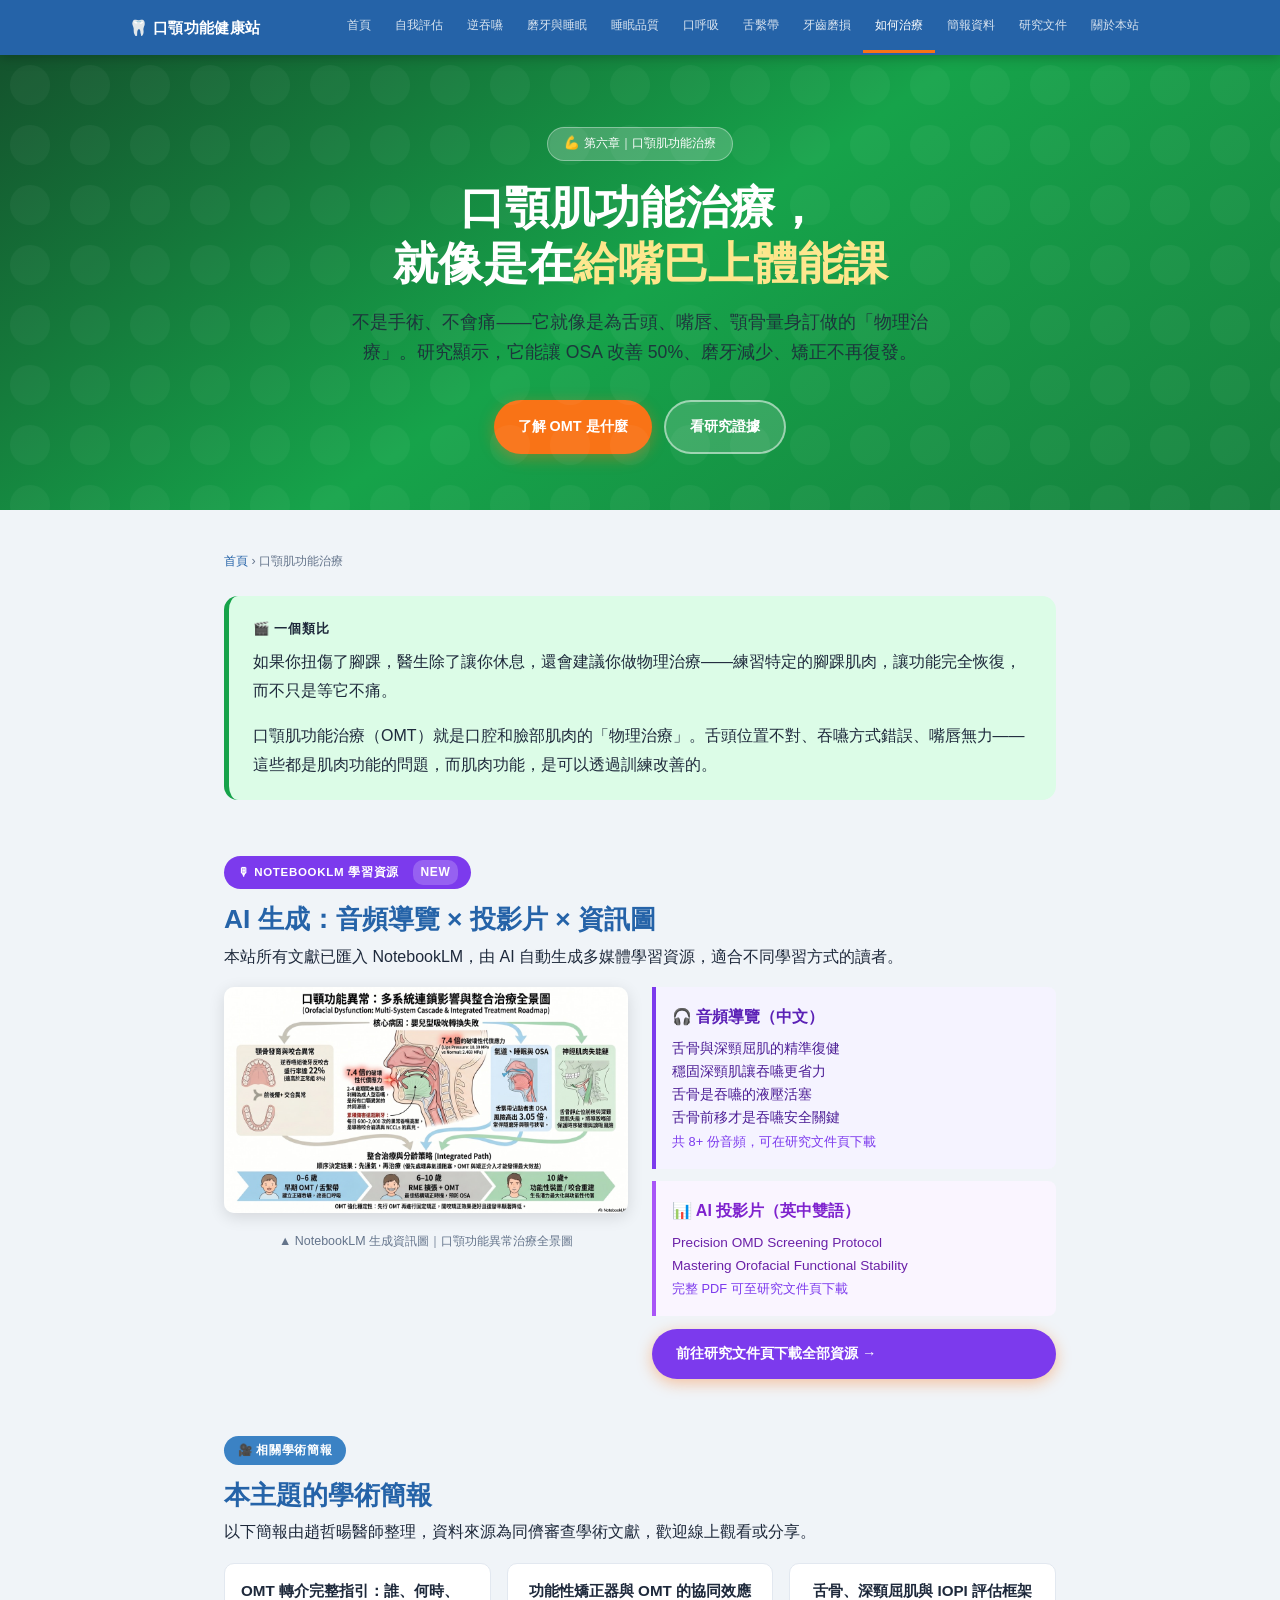
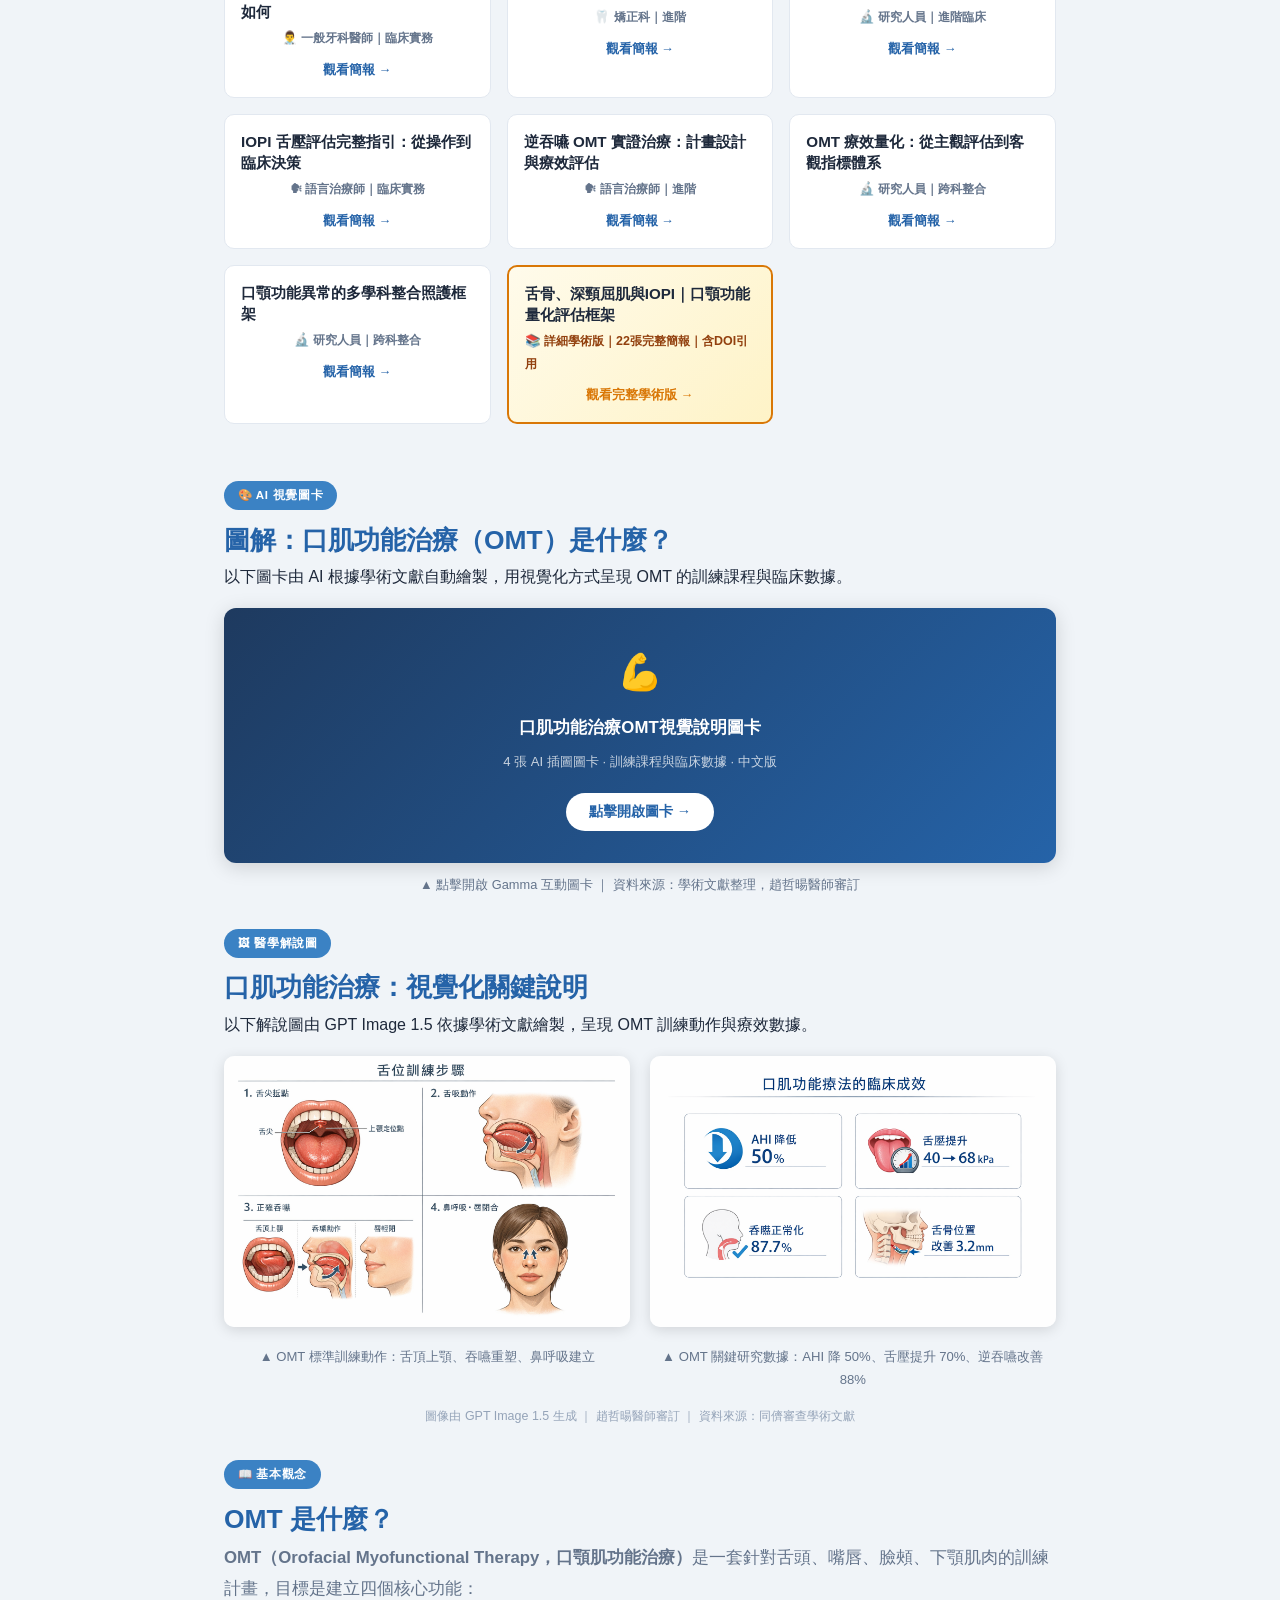
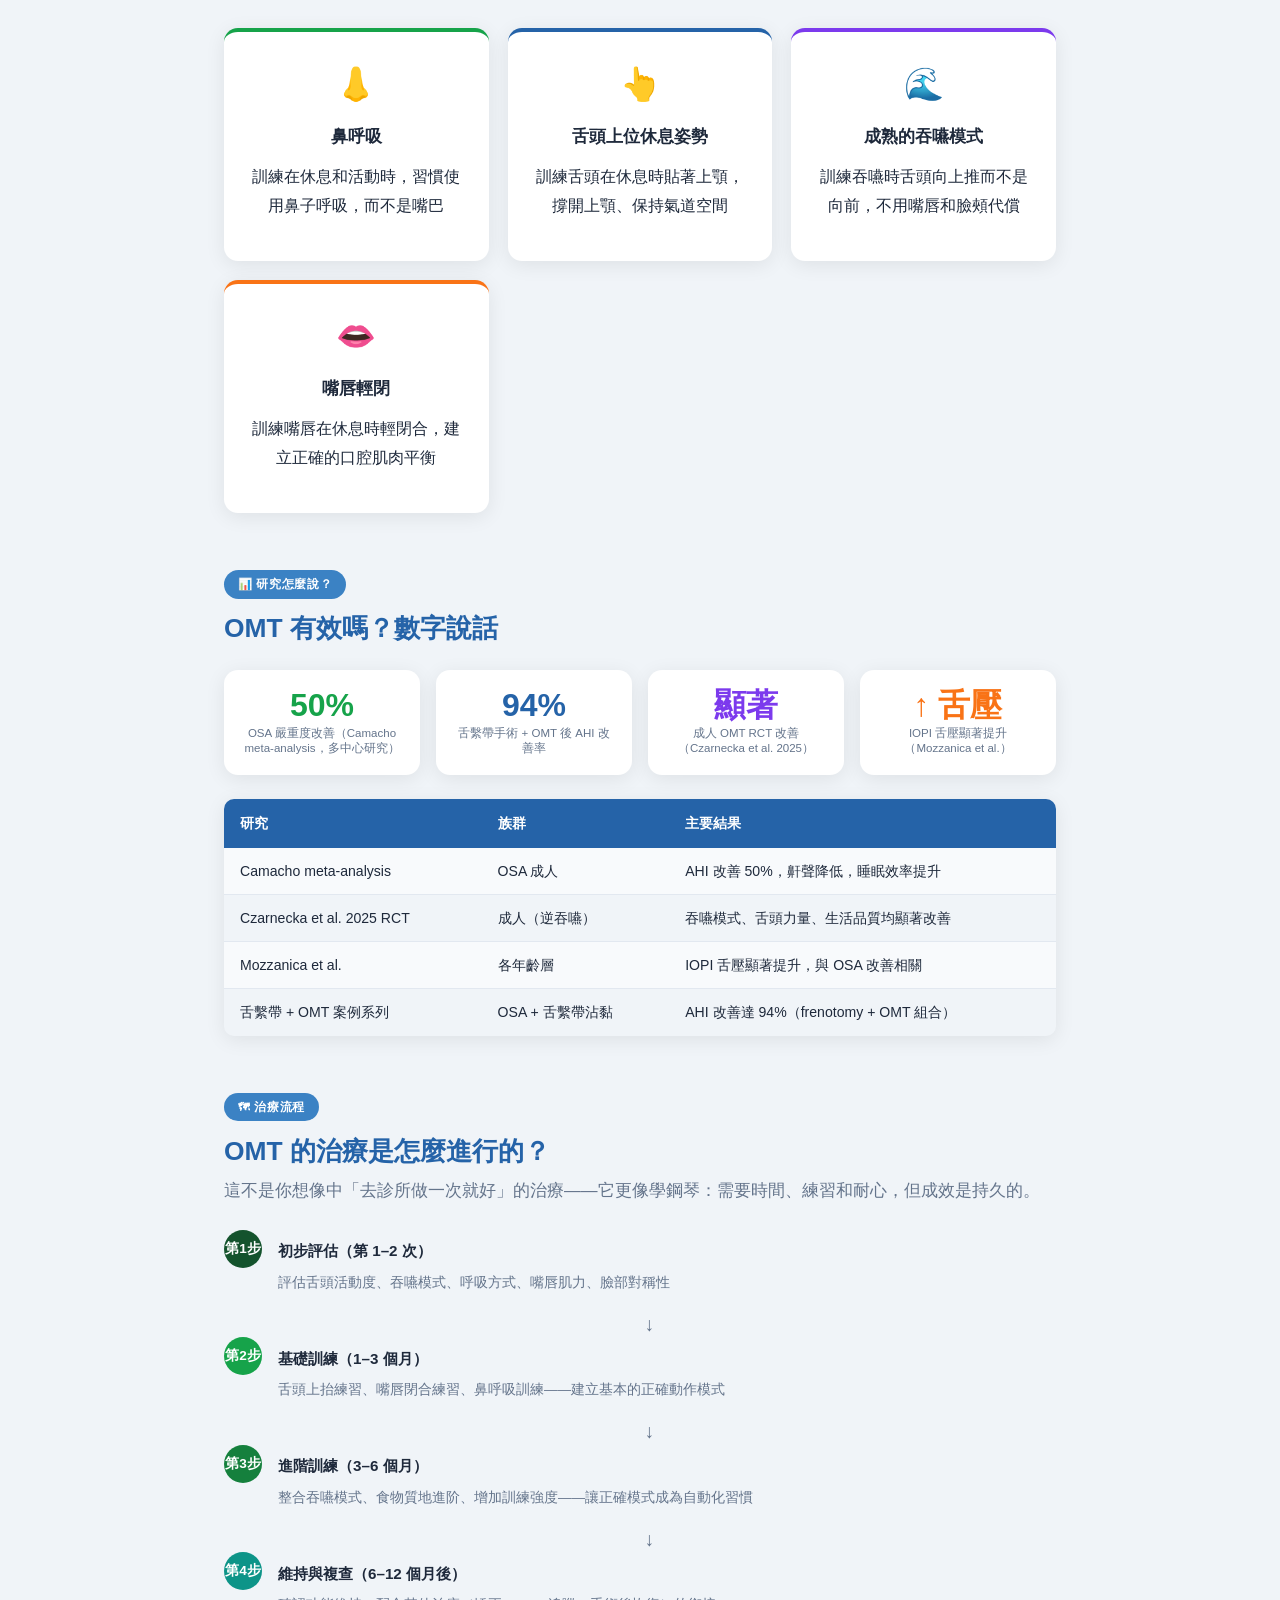
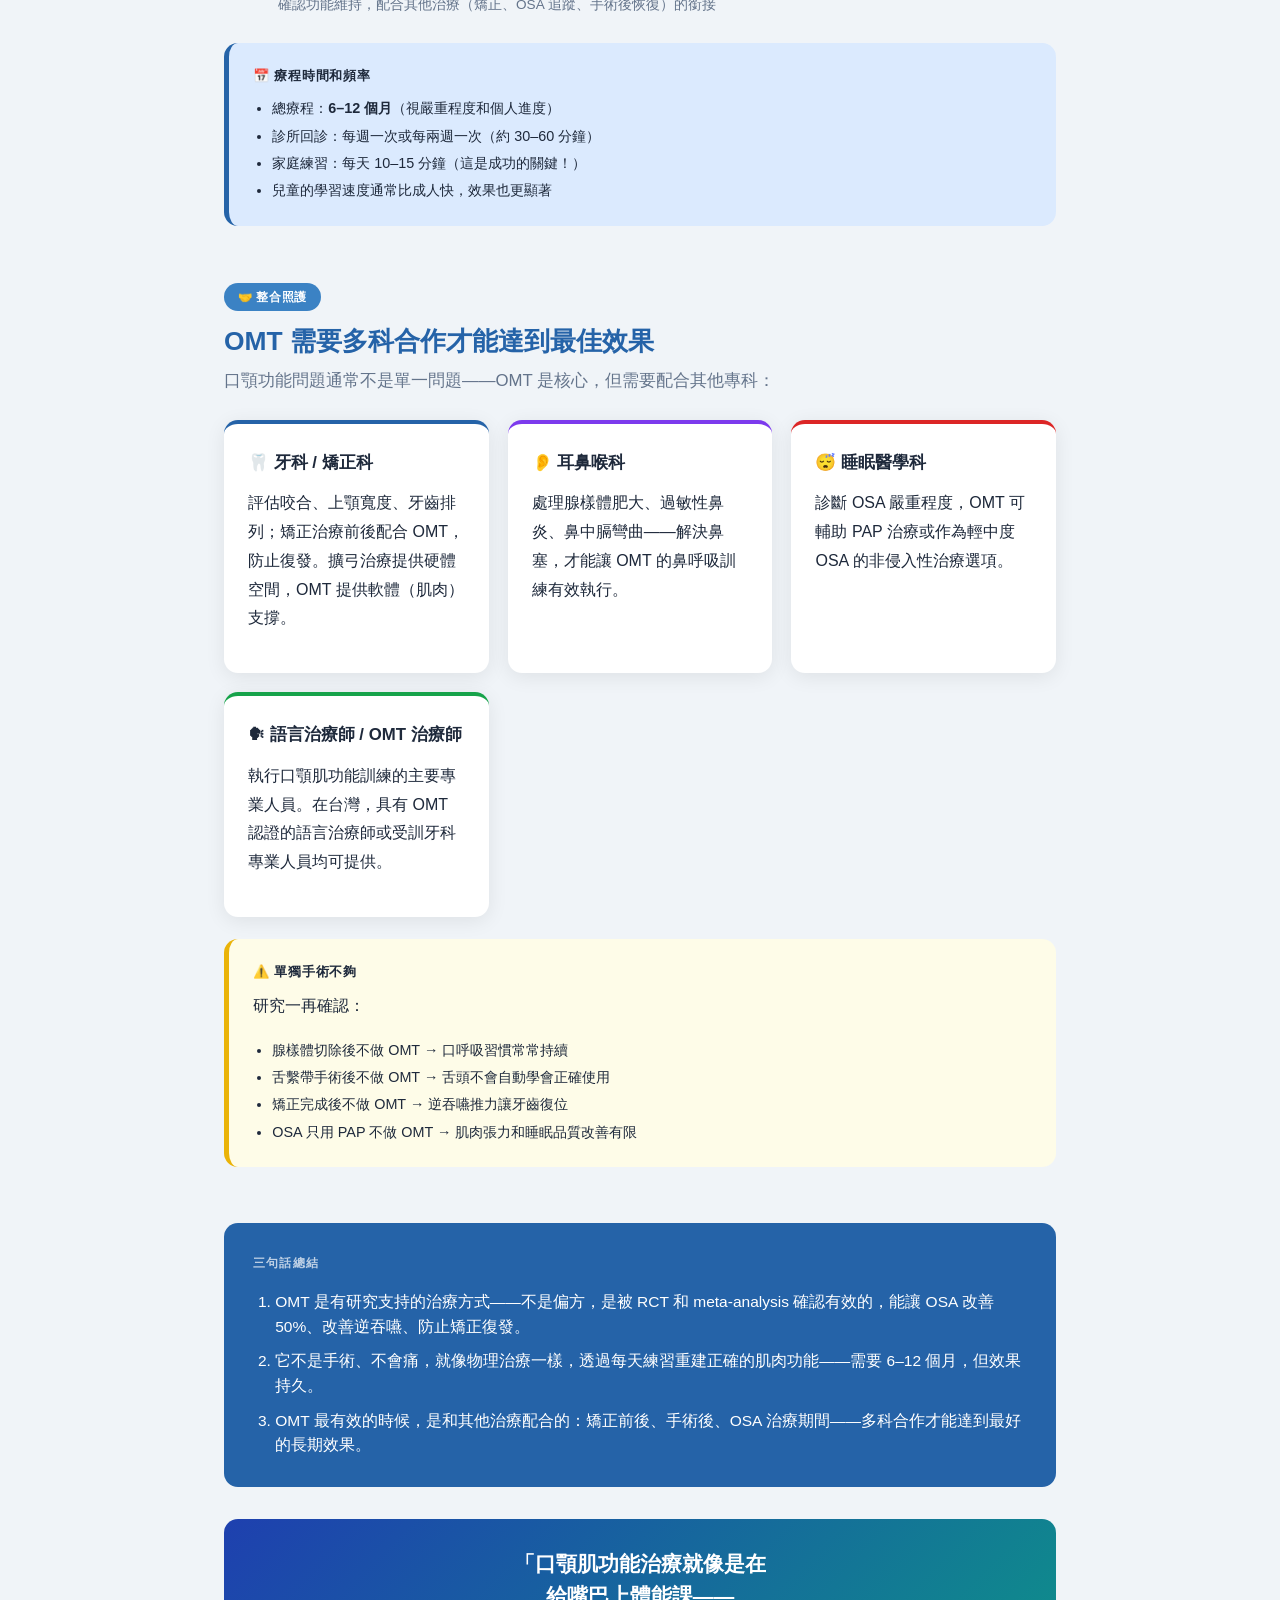
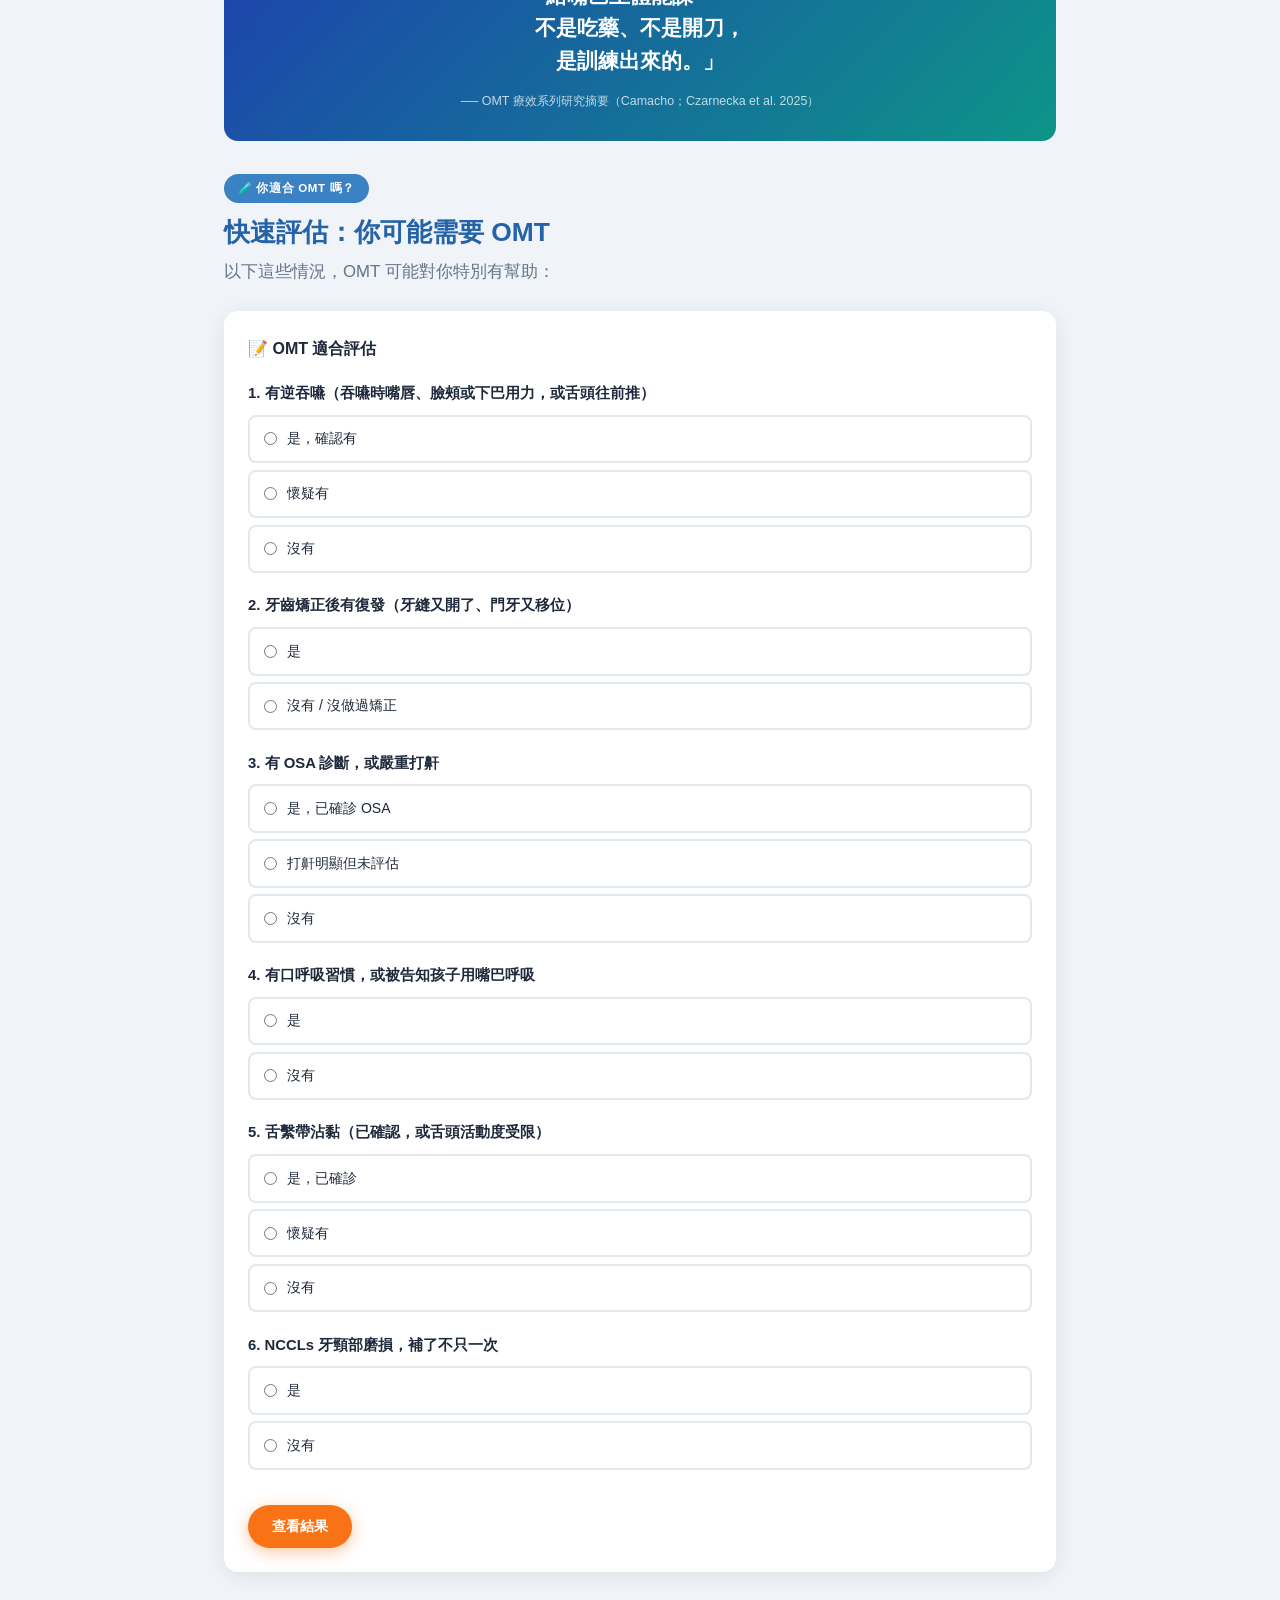
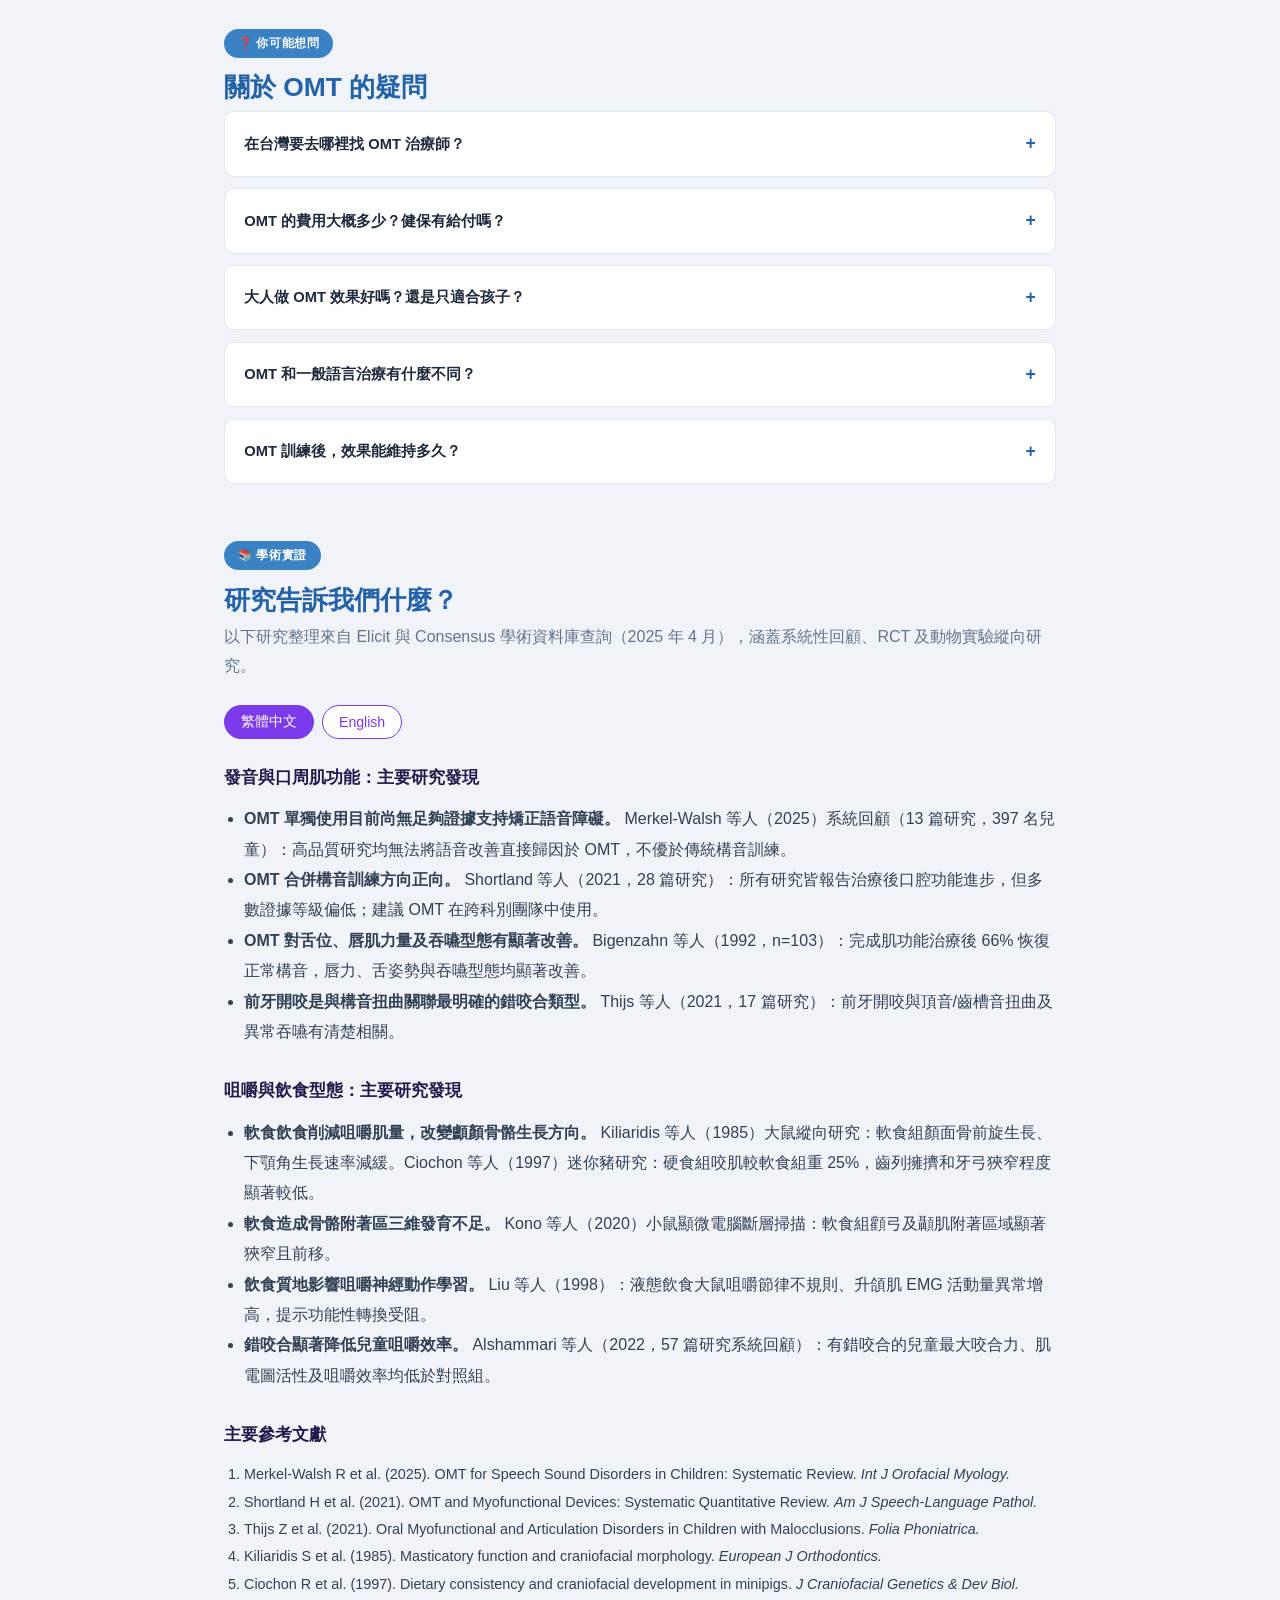
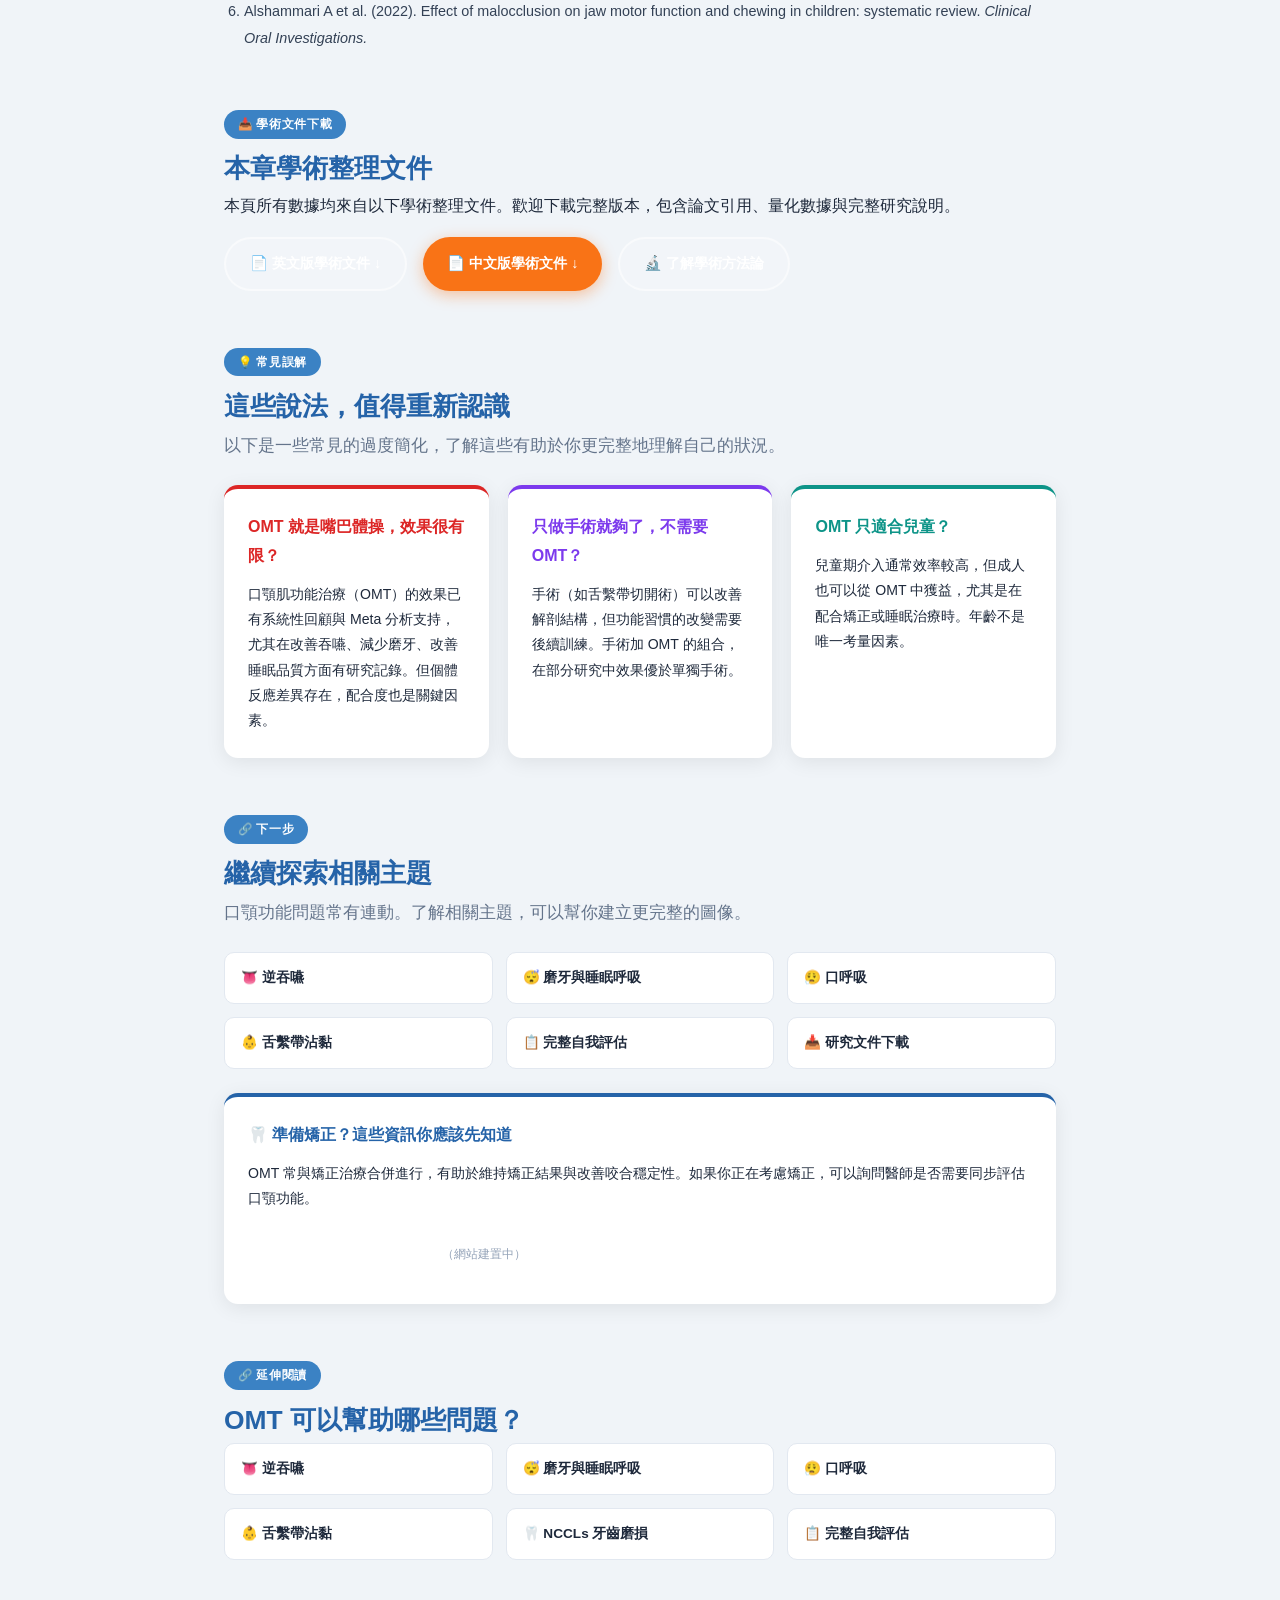
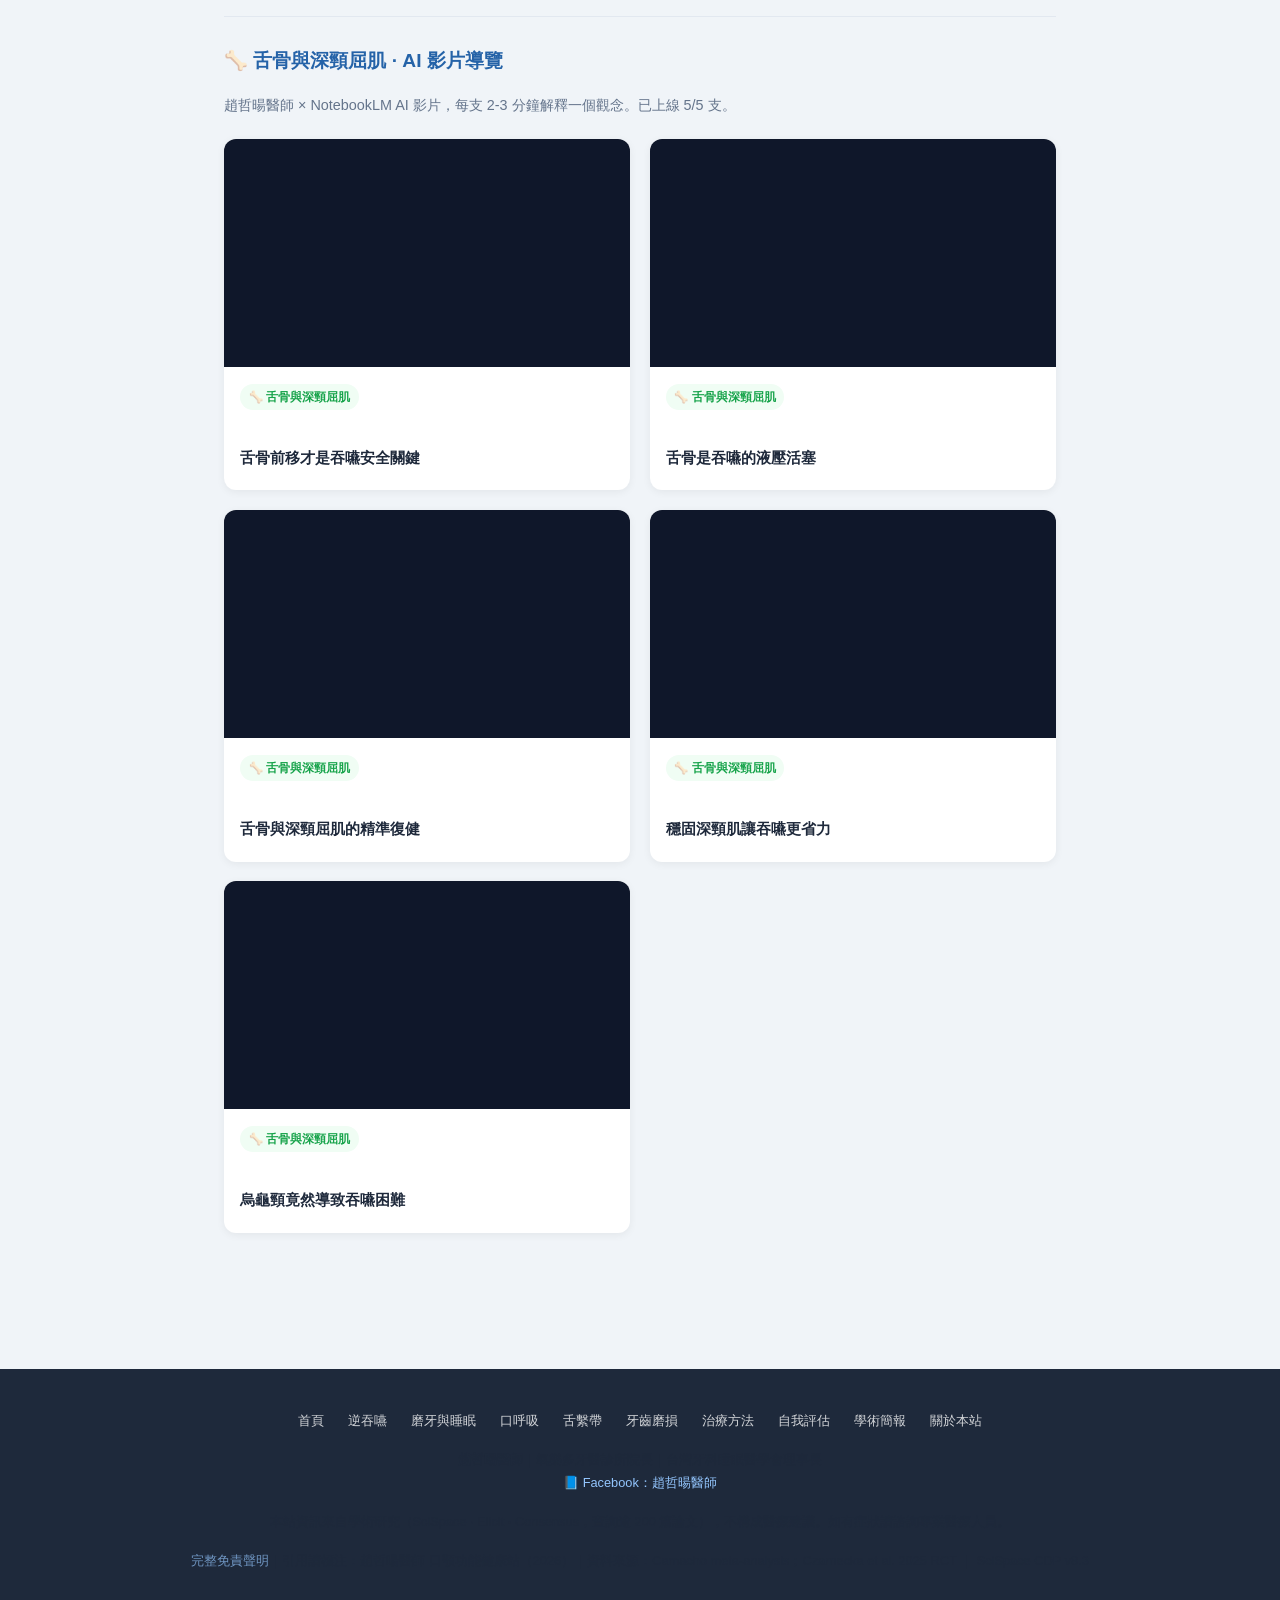
<file: omt.html>
<!DOCTYPE html>
<html lang="zh-TW">
<head>
  <meta charset="UTF-8">
  <meta name="viewport" content="width=device-width, initial-scale=1.0">
  <meta name="description" content="口顎肌功能治療（OMT）衛教｜透過科學化訓練重建舌頭與口周肌肉功能，改善逆吞嚥、口呼吸、磨牙與打鼾，研究顯示 AHI 可降低 50%。">
  <meta property="og:title" content="口顎肌功能治療——給嘴巴上體能課｜口顎功能健康站">
  <meta property="og:description" content="OMT 不是吃藥也不是開刀，是透過系統化肌肉訓練，讓舌頭學會正確的靜止姿勢、吞嚥和呼吸模式。">
  <meta property="og:type" content="article">
  <title>口顎肌功能治療——給嘴巴上體能課｜口顎功能健康站</title>
  <link rel="stylesheet" href="style.css">
</head>
<body>

<nav class="site-nav">
  <div class="nav-inner">
    <a href="index.html" class="nav-logo">🦷 口顎功能健康站</a>
    <ul class="nav-links">
      <li><a href="index.html">首頁</a></li>
      <li><a href="self-check.html">自我評估</a></li>
      <li><a href="tongue-thrust.html">逆吞嚥</a></li>
      <li><a href="osa-bruxism.html">磨牙與睡眠</a></li>
      <li><a href="sleep-quality.html">睡眠品質</a></li>
      <li><a href="mouth-breathing.html">口呼吸</a></li>
      <li><a href="ankyloglossia.html">舌繫帶</a></li>
      <li><a href="ncls.html">牙齒磨損</a></li>
      <li><a href="omt.html" class="active">如何治療</a></li>
      <li><a href="presentations.html">簡報資料</a></li>
      <li><a href="research.html">研究文件</a></li>
      <li><a href="about.html">關於本站</a></li>
    </ul>
  </div>
</nav>

<div class="hero" style="background:linear-gradient(145deg,#14532d,#16a34a,#15803d);">
  <div class="tag">💪 第六章｜口顎肌功能治療</div>
  <h1>口顎肌功能治療，<br>就像是在<em>給嘴巴上體能課</em></h1>
  <p class="sub">不是手術、不會痛——它就像是為舌頭、嘴唇、顎骨量身訂做的「物理治療」。研究顯示，它能讓 OSA 改善 50%、磨牙減少、矯正不再復發。</p>
  <div class="hero-btns">
    <a href="#what-is" class="btn btn-primary">了解 OMT 是什麼</a>
    <a href="#evidence" class="btn btn-outline">看研究證據</a>
  </div>
</div>

<main>
  <div class="breadcrumb"><a href="index.html">首頁</a> › 口顎肌功能治療</div>

  <!-- 開場 -->
  <section>
    <div class="hl hl-green">
      <div class="title">🎬 一個類比</div>
      <p>如果你扭傷了腳踝，醫生除了讓你休息，還會建議你做物理治療——練習特定的腳踝肌肉，讓功能完全恢復，而不只是等它不痛。</p>
      <p style="margin-bottom:0;">口顎肌功能治療（OMT）就是口腔和臉部肌肉的「物理治療」。舌頭位置不對、吞嚥方式錯誤、嘴唇無力——這些都是肌肉功能的問題，而肌肉功能，是可以透過訓練改善的。</p>
    </div>
  </section>

  <!-- NotebookLM 學習資源 -->
  <section>
    <div class="section-label" style="background:#7c3aed;">🎙 NotebookLM 學習資源 <span style="font-size:.75rem;background:rgba(255,255,255,.2);padding:.1rem .45rem;border-radius:10px;margin-left:.5rem;">NEW</span></div>
    <h2>AI 生成：音頻導覽 × 投影片 × 資訊圖</h2>
    <p>本站所有文獻已匯入 NotebookLM，由 AI 自動生成多媒體學習資源，適合不同學習方式的讀者。</p>
    <div style="display:grid; grid-template-columns:1fr 1fr; gap:1.5rem; margin-top:1rem;">
      <div>
        <img src="images/notebooklm/omt_infographic.jpg" alt="口顎肌功能治療 資訊圖" style="width:100%; border-radius:10px; box-shadow:0 4px 16px rgba(0,0,0,.12);">
        <p style="font-size:.78rem; color:#64748b; margin:.5rem 0 0; text-align:center;">▲ NotebookLM 生成資訊圖｜口顎功能異常治療全景圖</p>
      </div>
      <div style="display:flex; flex-direction:column; gap:.8rem; justify-content:center;">
        <div style="background:#f5f3ff; border-left:4px solid #7c3aed; border-radius:0 8px 8px 0; padding:1rem;">
          <div style="font-weight:700; color:#5b21b6; margin-bottom:.3rem;">🎧 音頻導覽（中文）</div>
          <div style="font-size:.85rem; color:#4c1d95; line-height:1.7;">舌骨與深頸屈肌的精準復健<br>
            穩固深頸肌讓吞嚥更省力<br>
            舌骨是吞嚥的液壓活塞<br>
            舌骨前移才是吞嚥安全關鍵<br>
            <span style="color:#7c3aed; font-size:.8rem;">共 8+ 份音頻，可在研究文件頁下載</span></div>
        </div>
        <div style="background:#faf5ff; border-left:4px solid #a855f7; border-radius:0 8px 8px 0; padding:1rem;">
          <div style="font-weight:700; color:#7e22ce; margin-bottom:.3rem;">📊 AI 投影片（英中雙語）</div>
          <div style="font-size:.85rem; color:#6b21a8; line-height:1.7;">Precision OMD Screening Protocol<br>
            Mastering Orofacial Functional Stability<br>
            <span style="color:#7c3aed; font-size:.8rem;">完整 PDF 可至研究文件頁下載</span></div>
        </div>
        <a href="research.html" class="btn btn-primary" style="background:#7c3aed; border-color:#7c3aed; text-align:center;">前往研究文件頁下載全部資源 →</a>
      </div>
    </div>
  </section>

  <!-- 相關簡報 -->
  <section>
    <div class="section-label">🎥 相關學術簡報</div>
    <h2>本主題的學術簡報</h2>
    <p>以下簡報由趙哲暘醫師整理，資料來源為同儕審查學術文獻，歡迎線上觀看或分享。</p>
    <div class="related-grid" style="grid-template-columns: repeat(auto-fill, minmax(260px,1fr)); gap:1rem;">
      <a href="https://gamma.app/docs/joj947e4bpdbzux" target="_blank" class="related-link" style="display:flex; flex-direction:column; gap:.3rem; padding:1rem;">
        <span style="font-weight:700; font-size:.95rem; line-height:1.4;">OMT 轉介完整指引：誰、何時、如何</span>
        <span style="font-size:.78rem; color:#64748b;">👨‍⚕️ 一般牙科醫師｜臨床實務</span>
        <span style="font-size:.8rem; color:#2563a8; margin-top:.2rem;">觀看簡報 →</span>
      </a>
      <a href="https://gamma.app/docs/9pk4brenvlpyfrl" target="_blank" class="related-link" style="display:flex; flex-direction:column; gap:.3rem; padding:1rem;">
        <span style="font-weight:700; font-size:.95rem; line-height:1.4;">功能性矯正器與 OMT 的協同效應</span>
        <span style="font-size:.78rem; color:#64748b;">🦷 矯正科｜進階</span>
        <span style="font-size:.8rem; color:#2563a8; margin-top:.2rem;">觀看簡報 →</span>
      </a>
      <a href="https://gamma.app/docs/z2jxah878sp510q" target="_blank" class="related-link" style="display:flex; flex-direction:column; gap:.3rem; padding:1rem;">
        <span style="font-weight:700; font-size:.95rem; line-height:1.4;">舌骨、深頸屈肌與 IOPI 評估框架</span>
        <span style="font-size:.78rem; color:#64748b;">🔬 研究人員｜進階臨床</span>
        <span style="font-size:.8rem; color:#2563a8; margin-top:.2rem;">觀看簡報 →</span>
      </a>
      <a href="https://gamma.app/docs/punij1w2gjzxpc3" target="_blank" class="related-link" style="display:flex; flex-direction:column; gap:.3rem; padding:1rem;">
        <span style="font-weight:700; font-size:.95rem; line-height:1.4;">IOPI 舌壓評估完整指引：從操作到臨床決策</span>
        <span style="font-size:.78rem; color:#64748b;">🗣 語言治療師｜臨床實務</span>
        <span style="font-size:.8rem; color:#2563a8; margin-top:.2rem;">觀看簡報 →</span>
      </a>
      <a href="https://gamma.app/docs/yatndtx53mklwtz" target="_blank" class="related-link" style="display:flex; flex-direction:column; gap:.3rem; padding:1rem;">
        <span style="font-weight:700; font-size:.95rem; line-height:1.4;">逆吞嚥 OMT 實證治療：計畫設計與療效評估</span>
        <span style="font-size:.78rem; color:#64748b;">🗣 語言治療師｜進階</span>
        <span style="font-size:.8rem; color:#2563a8; margin-top:.2rem;">觀看簡報 →</span>
      </a>
      <a href="https://gamma.app/docs/hflwjlroztdk5og" target="_blank" class="related-link" style="display:flex; flex-direction:column; gap:.3rem; padding:1rem;">
        <span style="font-weight:700; font-size:.95rem; line-height:1.4;">OMT 療效量化：從主觀評估到客觀指標體系</span>
        <span style="font-size:.78rem; color:#64748b;">🔬 研究人員｜跨科整合</span>
        <span style="font-size:.8rem; color:#2563a8; margin-top:.2rem;">觀看簡報 →</span>
      </a>
      <a href="https://gamma.app/docs/wjgnzdm3yb6fotn" target="_blank" class="related-link" style="display:flex; flex-direction:column; gap:.3rem; padding:1rem;">
        <span style="font-weight:700; font-size:.95rem; line-height:1.4;">口顎功能異常的多學科整合照護框架</span>
        <span style="font-size:.78rem; color:#64748b;">🔬 研究人員｜跨科整合</span>
        <span style="font-size:.8rem; color:#2563a8; margin-top:.2rem;">觀看簡報 →</span>
      </a>
      <a href="https://gamma.app/docs/k2q247faby0eub7" target="_blank" class="related-link" style="display:flex; flex-direction:column; gap:.3rem; padding:1rem; border:2px solid #d97706; background:linear-gradient(135deg,#fffbeb,#fef3c7);">
        <span style="font-weight:700; font-size:.95rem; line-height:1.4;">舌骨、深頸屈肌與IOPI｜口顎功能量化評估框架</span>
        <span style="font-size:.78rem; color:#92400e;">📚 詳細學術版｜22張完整簡報｜含DOI引用</span>
        <span style="font-size:.8rem; color:#d97706; margin-top:.2rem;">觀看完整學術版 →</span>
      </a>
    </div>
  </section>

  <!-- AI 圖卡說明 -->
  <section style="margin-bottom:2rem;">
    <div class="section-label">🎨 AI 視覺圖卡</div>
    <h2>圖解：口肌功能治療（OMT）是什麼？</h2>
    <p>以下圖卡由 AI 根據學術文獻自動繪製，用視覺化方式呈現 OMT 的訓練課程與臨床數據。</p>
    <a href="https://gamma.app/docs/avrxza9cxzzpvim" target="_blank" rel="noopener"
      style="display:block; border-radius:12px; background:linear-gradient(135deg,#1e3a5f 0%,#2563a8 100%); color:white; text-decoration:none; padding:2rem 1.5rem; text-align:center; margin-top:1rem; box-shadow:0 4px 20px rgba(0,0,0,.15); transition:transform .2s;"
      onmouseover="this.style.transform='translateY(-3px)'" onmouseout="this.style.transform='none'">
      <div style="font-size:2.2rem; margin-bottom:.6rem;">💪</div>
      <div style="font-weight:700; font-size:1.05rem; margin-bottom:.4rem;">口肌功能治療OMT視覺說明圖卡</div>
      <div style="font-size:.82rem; opacity:.75; margin-bottom:1.2rem;">4 張 AI 插圖圖卡 · 訓練課程與臨床數據 · 中文版</div>
      <div style="display:inline-block; background:white; color:#2563a8; padding:.4rem 1.4rem; border-radius:20px; font-weight:600; font-size:.9rem;">點擊開啟圖卡 →</div>
    </a>
    <p style="font-size:.8rem; color:#64748b; margin-top:.6rem; text-align:center;">
      ▲ 點擊開啟 Gamma 互動圖卡 ｜ 資料來源：學術文獻整理，趙哲暘醫師審訂
    </p>
  </section>

  <!-- GPT Image 醫學解說圖 -->
  <section style="margin-bottom:2rem;">
    <div class="section-label">🖼 醫學解說圖</div>
    <h2>口肌功能治療：視覺化關鍵說明</h2>
    <p>以下解說圖由 GPT Image 1.5 依據學術文獻繪製，呈現 OMT 訓練動作與療效數據。</p>
    <div style="display:grid; grid-template-columns:repeat(auto-fit,minmax(280px,1fr)); gap:1.2rem; margin-top:1rem;">
      <figure style="margin:0; text-align:center;">
        <img src="images/omt-01-exercises.png"
          alt="口肌功能治療OMT訓練動作步驟圖"
          style="width:100%; border-radius:10px; box-shadow:0 3px 14px rgba(0,0,0,.13);"
          loading="lazy">
        <figcaption style="font-size:.82rem; color:#64748b; margin-top:.5rem;">
          ▲ OMT 標準訓練動作：舌頂上顎、吞嚥重塑、鼻呼吸建立
        </figcaption>
      </figure>
      <figure style="margin:0; text-align:center;">
        <img src="images/omt-02-results.png"
          alt="OMT口肌功能治療臨床療效數據圖表"
          style="width:100%; border-radius:10px; box-shadow:0 3px 14px rgba(0,0,0,.13);"
          loading="lazy">
        <figcaption style="font-size:.82rem; color:#64748b; margin-top:.5rem;">
          ▲ OMT 關鍵研究數據：AHI 降 50%、舌壓提升 70%、逆吞嚥改善 88%
        </figcaption>
      </figure>
    </div>
    <p style="font-size:.78rem; color:#94a3b8; margin-top:.8rem; text-align:center;">
      圖像由 GPT Image 1.5 生成 ｜ 趙哲暘醫師審訂 ｜ 資料來源：同儕審查學術文獻
    </p>
  </section>

  <!-- 什麼是 OMT -->
  <section id="what-is">
    <div class="section-label">📖 基本觀念</div>
    <h2>OMT 是什麼？</h2>
    <p class="lead"><strong>OMT（Orofacial Myofunctional Therapy，口顎肌功能治療）</strong>是一套針對舌頭、嘴唇、臉頰、下顎肌肉的訓練計畫，目標是建立四個核心功能：</p>

    <div class="card-grid">
      <div class="card" style="border-top:4px solid #16a34a; text-align:center;">
        <div style="font-size:2rem; margin-bottom:.5rem;">👃</div>
        <h3 style="margin-top:0;">鼻呼吸</h3>
        <p>訓練在休息和活動時，習慣使用鼻子呼吸，而不是嘴巴</p>
      </div>
      <div class="card" style="border-top:4px solid #2563a8; text-align:center;">
        <div style="font-size:2rem; margin-bottom:.5rem;">👆</div>
        <h3 style="margin-top:0;">舌頭上位休息姿勢</h3>
        <p>訓練舌頭在休息時貼著上顎，撐開上顎、保持氣道空間</p>
      </div>
      <div class="card" style="border-top:4px solid #7c3aed; text-align:center;">
        <div style="font-size:2rem; margin-bottom:.5rem;">🌊</div>
        <h3 style="margin-top:0;">成熟的吞嚥模式</h3>
        <p>訓練吞嚥時舌頭向上推而不是向前，不用嘴唇和臉頰代償</p>
      </div>
      <div class="card" style="border-top:4px solid #f97316; text-align:center;">
        <div style="font-size:2rem; margin-bottom:.5rem;">👄</div>
        <h3 style="margin-top:0;">嘴唇輕閉</h3>
        <p>訓練嘴唇在休息時輕閉合，建立正確的口腔肌肉平衡</p>
      </div>
    </div>
  </section>

  <!-- 研究證據 -->
  <section id="evidence">
    <div class="section-label">📊 研究怎麼說？</div>
    <h2>OMT 有效嗎？數字說話</h2>
    <div class="stats">
      <div class="stat"><div class="num" style="color:#16a34a;">50%</div><div class="unit">OSA 嚴重度改善（Camacho meta-analysis，多中心研究）</div></div>
      <div class="stat"><div class="num" style="color:#2563a8;">94%</div><div class="unit">舌繫帶手術 + OMT 後 AHI 改善率</div></div>
      <div class="stat"><div class="num" style="color:#7c3aed;">顯著</div><div class="unit">成人 OMT RCT 改善（Czarnecka et al. 2025）</div></div>
      <div class="stat"><div class="num" style="color:#f97316;">↑ 舌壓</div><div class="unit">IOPI 舌壓顯著提升（Mozzanica et al.）</div></div>
    </div>

    <table class="data-table" style="margin-top:1.2rem;">
      <tr>
        <th>研究</th>
        <th>族群</th>
        <th>主要結果</th>
      </tr>
      <tr>
        <td>Camacho meta-analysis</td>
        <td>OSA 成人</td>
        <td>AHI 改善 50%，鼾聲降低，睡眠效率提升</td>
      </tr>
      <tr>
        <td>Czarnecka et al. 2025 RCT</td>
        <td>成人（逆吞嚥）</td>
        <td>吞嚥模式、舌頭力量、生活品質均顯著改善</td>
      </tr>
      <tr>
        <td>Mozzanica et al.</td>
        <td>各年齡層</td>
        <td>IOPI 舌壓顯著提升，與 OSA 改善相關</td>
      </tr>
      <tr>
        <td>舌繫帶 + OMT 案例系列</td>
        <td>OSA + 舌繫帶沾黏</td>
        <td>AHI 改善達 94%（frenotomy + OMT 組合）</td>
      </tr>
    </table>
  </section>

  <!-- 治療流程 -->
  <section>
    <div class="section-label">🗺 治療流程</div>
    <h2>OMT 的治療是怎麼進行的？</h2>
    <p class="lead">這不是你想像中「去診所做一次就好」的治療——它更像學鋼琴：需要時間、練習和耐心，但成效是持久的。</p>

    <div class="flow">
      <div class="flow-step">
        <div class="bubble" style="background:#14532d;">第1步</div>
        <div class="content">
          <strong>初步評估（第 1–2 次）</strong>
          <span>評估舌頭活動度、吞嚥模式、呼吸方式、嘴唇肌力、臉部對稱性</span>
        </div>
      </div>
      <div class="flow-arrow">↓</div>
      <div class="flow-step">
        <div class="bubble" style="background:#16a34a;">第2步</div>
        <div class="content">
          <strong>基礎訓練（1–3 個月）</strong>
          <span>舌頭上抬練習、嘴唇閉合練習、鼻呼吸訓練——建立基本的正確動作模式</span>
        </div>
      </div>
      <div class="flow-arrow">↓</div>
      <div class="flow-step">
        <div class="bubble" style="background:#15803d;">第3步</div>
        <div class="content">
          <strong>進階訓練（3–6 個月）</strong>
          <span>整合吞嚥模式、食物質地進阶、增加訓練強度——讓正確模式成為自動化習慣</span>
        </div>
      </div>
      <div class="flow-arrow">↓</div>
      <div class="flow-step">
        <div class="bubble" style="background:#0d9488;">第4步</div>
        <div class="content">
          <strong>維持與複查（6–12 個月後）</strong>
          <span>確認功能維持，配合其他治療（矯正、OSA 追蹤、手術後恢復）的銜接</span>
        </div>
      </div>
    </div>

    <div class="hl hl-blue">
      <div class="title">📅 療程時間和頻率</div>
      <ul style="margin-left:1.2rem; font-size:.9rem; line-height:1.9; margin-bottom:0;">
        <li>總療程：<strong>6–12 個月</strong>（視嚴重程度和個人進度）</li>
        <li>診所回診：每週一次或每兩週一次（約 30–60 分鐘）</li>
        <li>家庭練習：每天 10–15 分鐘（這是成功的關鍵！）</li>
        <li>兒童的學習速度通常比成人快，效果也更顯著</li>
      </ul>
    </div>
  </section>

  <!-- OMT 需要多科合作 -->
  <section>
    <div class="section-label">🤝 整合照護</div>
    <h2>OMT 需要多科合作才能達到最佳效果</h2>
    <p class="lead">口顎功能問題通常不是單一問題——OMT 是核心，但需要配合其他專科：</p>

    <div class="card-grid">
      <div class="card" style="border-top:4px solid #2563a8;">
        <h3 style="margin-top:0;">🦷 牙科 / 矯正科</h3>
        <p>評估咬合、上顎寬度、牙齒排列；矯正治療前後配合 OMT，防止復發。擴弓治療提供硬體空間，OMT 提供軟體（肌肉）支撐。</p>
      </div>
      <div class="card" style="border-top:4px solid #7c3aed;">
        <h3 style="margin-top:0;">👂 耳鼻喉科</h3>
        <p>處理腺樣體肥大、過敏性鼻炎、鼻中膈彎曲——解決鼻塞，才能讓 OMT 的鼻呼吸訓練有效執行。</p>
      </div>
      <div class="card" style="border-top:4px solid #dc2626;">
        <h3 style="margin-top:0;">😴 睡眠醫學科</h3>
        <p>診斷 OSA 嚴重程度，OMT 可輔助 PAP 治療或作為輕中度 OSA 的非侵入性治療選項。</p>
      </div>
      <div class="card" style="border-top:4px solid #16a34a;">
        <h3 style="margin-top:0;">🗣 語言治療師 / OMT 治療師</h3>
        <p>執行口顎肌功能訓練的主要專業人員。在台灣，具有 OMT 認證的語言治療師或受訓牙科專業人員均可提供。</p>
      </div>
    </div>

    <div class="hl hl-yellow">
      <div class="title">⚠️ 單獨手術不夠</div>
      <p>研究一再確認：</p>
      <ul style="margin-left:1.2rem; font-size:.9rem; line-height:1.9; margin-bottom:0;">
        <li>腺樣體切除後不做 OMT → 口呼吸習慣常常持續</li>
        <li>舌繫帶手術後不做 OMT → 舌頭不會自動學會正確使用</li>
        <li>矯正完成後不做 OMT → 逆吞嚥推力讓牙齒復位</li>
        <li>OSA 只用 PAP 不做 OMT → 肌肉張力和睡眠品質改善有限</li>
      </ul>
    </div>
  </section>

  <!-- 三句話總結 -->
  <div class="three-sum">
    <h4>三句話總結</h4>
    <ol>
      <li>OMT 是有研究支持的治療方式——不是偏方，是被 RCT 和 meta-analysis 確認有效的，能讓 OSA 改善 50%、改善逆吞嚥、防止矯正復發。</li>
      <li>它不是手術、不會痛，就像物理治療一樣，透過每天練習重建正確的肌肉功能——需要 6–12 個月，但效果持久。</li>
      <li>OMT 最有效的時候，是和其他治療配合的：矯正前後、手術後、OSA 治療期間——多科合作才能達到最好的長期效果。</li>
    </ol>
  </div>

  <!-- 金句 -->
  <div class="quote">
    <div class="q-text">「口顎肌功能治療就像是在<br>給嘴巴上體能課——<br>不是吃藥、不是開刀，<br>是訓練出來的。」</div>
    <div class="q-source">── OMT 療效系列研究摘要（Camacho；Czarnecka et al. 2025）</div>
  </div>

  <!-- 自我問卷 -->
  <section>
    <div class="section-label">🧪 你適合 OMT 嗎？</div>
    <h2>快速評估：你可能需要 OMT</h2>
    <p class="lead">以下這些情況，OMT 可能對你特別有幫助：</p>

    <div class="quiz-box">
      <h4>📝 OMT 適合評估</h4>
      <div class="quiz-q">
        <div class="q">1. 有逆吞嚥（吞嚥時嘴唇、臉頰或下巴用力，或舌頭往前推）</div>
        <div class="quiz-opts">
          <label class="quiz-opt"><input type="radio" name="om1" value="2"> 是，確認有</label>
          <label class="quiz-opt"><input type="radio" name="om1" value="1"> 懷疑有</label>
          <label class="quiz-opt"><input type="radio" name="om1" value="0"> 沒有</label>
        </div>
      </div>
      <div class="quiz-q">
        <div class="q">2. 牙齒矯正後有復發（牙縫又開了、門牙又移位）</div>
        <div class="quiz-opts">
          <label class="quiz-opt"><input type="radio" name="om2" value="2"> 是</label>
          <label class="quiz-opt"><input type="radio" name="om2" value="0"> 沒有 / 沒做過矯正</label>
        </div>
      </div>
      <div class="quiz-q">
        <div class="q">3. 有 OSA 診斷，或嚴重打鼾</div>
        <div class="quiz-opts">
          <label class="quiz-opt"><input type="radio" name="om3" value="2"> 是，已確診 OSA</label>
          <label class="quiz-opt"><input type="radio" name="om3" value="1"> 打鼾明顯但未評估</label>
          <label class="quiz-opt"><input type="radio" name="om3" value="0"> 沒有</label>
        </div>
      </div>
      <div class="quiz-q">
        <div class="q">4. 有口呼吸習慣，或被告知孩子用嘴巴呼吸</div>
        <div class="quiz-opts">
          <label class="quiz-opt"><input type="radio" name="om4" value="1"> 是</label>
          <label class="quiz-opt"><input type="radio" name="om4" value="0"> 沒有</label>
        </div>
      </div>
      <div class="quiz-q">
        <div class="q">5. 舌繫帶沾黏（已確認，或舌頭活動度受限）</div>
        <div class="quiz-opts">
          <label class="quiz-opt"><input type="radio" name="om5" value="2"> 是，已確診</label>
          <label class="quiz-opt"><input type="radio" name="om5" value="1"> 懷疑有</label>
          <label class="quiz-opt"><input type="radio" name="om5" value="0"> 沒有</label>
        </div>
      </div>
      <div class="quiz-q">
        <div class="q">6. NCCLs 牙頸部磨損，補了不只一次</div>
        <div class="quiz-opts">
          <label class="quiz-opt"><input type="radio" name="om6" value="1"> 是</label>
          <label class="quiz-opt"><input type="radio" name="om6" value="0"> 沒有</label>
        </div>
      </div>
      <button class="btn btn-primary quiz-submit" onclick="calcOMQuiz()">查看結果</button>
      <div class="quiz-result" id="omResult"></div>
    </div>
  </section>

  <!-- FAQ -->
  <section>
    <div class="section-label">❓ 你可能想問</div>
    <h2>關於 OMT 的疑問</h2>

    <div class="faq-item">
      <div class="faq-q" onclick="toggleFaq(this)">在台灣要去哪裡找 OMT 治療師？<span class="faq-toggle">+</span></div>
      <div class="faq-a">目前台灣的 OMT 資源仍在發展中。可以透過以下管道：（1）詢問矯正科或兒童牙科醫師，他們通常能轉介；（2）醫院的語言治療科（部分語言治療師有口顎功能訓練；（3）有接受 IAOM（國際口顎肌功能組織）認證訓練的專業人員。尋找時可以問：「是否提供口顎肌功能治療？是否有逆吞嚥的訓練課程？」</div>
    </div>
    <div class="faq-item">
      <div class="faq-q" onclick="toggleFaq(this)">OMT 的費用大概多少？健保有給付嗎？<span class="faq-toggle">+</span></div>
      <div class="faq-a">目前台灣健保對 OMT 的給付有限。語言治療科的評估和部分訓練可能有健保給付（若有明確的吞嚥或語言診斷）。牙科提供的 OMT 課程通常是自費，依療程長短，費用差異很大。建議諮詢時直接詢問費用結構。</div>
    </div>
    <div class="faq-item">
      <div class="faq-q" onclick="toggleFaq(this)">大人做 OMT 效果好嗎？還是只適合孩子？<span class="faq-toggle">+</span></div>
      <div class="faq-a">成人做 OMT 也有顯著效果！2025 年最新的 RCT（Czarnecka et al.）就是以成人為對象的研究，確認成人 OMT 對吞嚥模式、舌頭力量和生活品質都有顯著改善。成人的優勢是自我意識強、練習更有目的性；缺點是習慣根深蒂固，可能需要更多時間改變。但無論幾歲，OMT 都值得嘗試。</div>
    </div>
    <div class="faq-item">
      <div class="faq-q" onclick="toggleFaq(this)">OMT 和一般語言治療有什麼不同？<span class="faq-toggle">+</span></div>
      <div class="faq-a">一般語言治療主要聚焦在語言、語音和溝通（如構音問題、失語症）。OMT 則專注在口顎肌肉的功能訓練——舌頭位置、吞嚥模式、呼吸習慣、嘴唇肌力。雖然有重疊（語言治療師可以受訓提供 OMT），但 OMT 的評估和訓練框架是獨立的專業領域，需要特別的訓練才能提供。</div>
    </div>
    <div class="faq-item">
      <div class="faq-q" onclick="toggleFaq(this)">OMT 訓練後，效果能維持多久？<span class="faq-toggle">+</span></div>
      <div class="faq-a">如果訓練完成、新的肌肉習慣真的建立起來，效果通常是持久的——因為這已經變成你的「預設動作」，像學會騎腳踏車一樣，不容易忘記。研究顯示，OMT 完成後追蹤 2–4 年，大多數人仍維持改善的吞嚥模式和 OSA 指數。但如果只做了一半就停，或沒有真正建立習慣，復發的機率較高。</div>
    </div>
  </section>

  <!-- 學術實證整理：發音與口周肌功能 + 咀嚼與飲食型態 -->
  <section id="evidence">
    <div class="section-label">📚 學術實證</div>
    <h2>研究告訴我們什麼？</h2>
    <p style="color:#64748b;margin-bottom:1.5rem;">以下研究整理來自 Elicit 與 Consensus 學術資料庫查詢（2025 年 4 月），涵蓋系統性回顧、RCT 及動物實驗縱向研究。</p>
    <div style="display:flex;gap:.5rem;margin-bottom:1.5rem;">
      <button onclick="document.getElementById('ev5-zh').style.display='block';document.getElementById('ev5-en').style.display='none';this.style.background='#7c3aed';this.style.color='#fff';document.getElementById('ev5-en-btn').style.background='';document.getElementById('ev5-en-btn').style.color='#7c3aed';" style="padding:.4rem 1rem;border-radius:100px;border:1.5px solid #7c3aed;background:#7c3aed;color:#fff;cursor:pointer;font-size:.88rem;">繁體中文</button>
      <button id="ev5-en-btn" onclick="document.getElementById('ev5-en').style.display='block';document.getElementById('ev5-zh').style.display='none';this.style.background='#7c3aed';this.style.color='#fff';" style="padding:.4rem 1rem;border-radius:100px;border:1.5px solid #7c3aed;background:#fff;color:#7c3aed;cursor:pointer;font-size:.88rem;">English</button>
    </div>
    <div id="ev5-zh">
      <h3 style="color:#1e1b4b;margin-top:0;">發音與口周肌功能：主要研究發現</h3>
      <ul style="line-height:1.9;color:#334155;padding-left:1.25rem;">
        <li><strong>OMT 單獨使用目前尚無足夠證據支持矯正語音障礙。</strong> Merkel-Walsh 等人（2025）系統回顧（13 篇研究，397 名兒童）：高品質研究均無法將語音改善直接歸因於 OMT，不優於傳統構音訓練。</li>
        <li><strong>OMT 合併構音訓練方向正向。</strong> Shortland 等人（2021，28 篇研究）：所有研究皆報告治療後口腔功能進步，但多數證據等級偏低；建議 OMT 在跨科別團隊中使用。</li>
        <li><strong>OMT 對舌位、唇肌力量及吞嚥型態有顯著改善。</strong> Bigenzahn 等人（1992，n=103）：完成肌功能治療後 66% 恢復正常構音，唇力、舌姿勢與吞嚥型態均顯著改善。</li>
        <li><strong>前牙開咬是與構音扭曲關聯最明確的錯咬合類型。</strong> Thijs 等人（2021，17 篇研究）：前牙開咬與頂音/齒槽音扭曲及異常吞嚥有清楚相關。</li>
      </ul>
      <h3 style="color:#1e1b4b;">咀嚼與飲食型態：主要研究發現</h3>
      <ul style="line-height:1.9;color:#334155;padding-left:1.25rem;">
        <li><strong>軟食飲食削減咀嚼肌量，改變顱顏骨骼生長方向。</strong> Kiliaridis 等人（1985）大鼠縱向研究：軟食組顏面骨前旋生長、下顎角生長速率減緩。Ciochon 等人（1997）迷你豬研究：硬食組咬肌較軟食組重 25%，齒列擁擠和牙弓狹窄程度顯著較低。</li>
        <li><strong>軟食造成骨骼附著區三維發育不足。</strong> Kono 等人（2020）小鼠顯微電腦斷層掃描：軟食組顴弓及顳肌附著區域顯著狹窄且前移。</li>
        <li><strong>飲食質地影響咀嚼神經動作學習。</strong> Liu 等人（1998）：液態飲食大鼠咀嚼節律不規則、升頜肌 EMG 活動量異常增高，提示功能性轉換受阻。</li>
        <li><strong>錯咬合顯著降低兒童咀嚼效率。</strong> Alshammari 等人（2022，57 篇研究系統回顧）：有錯咬合的兒童最大咬合力、肌電圖活性及咀嚼效率均低於對照組。</li>
      </ul>
      <h3 style="color:#1e1b4b;">主要參考文獻</h3>
      <ol style="line-height:1.9;color:#334155;padding-left:1.25rem;font-size:.9rem;">
        <li>Merkel-Walsh R et al. (2025). OMT for Speech Sound Disorders in Children: Systematic Review. <em>Int J Orofacial Myology.</em></li>
        <li>Shortland H et al. (2021). OMT and Myofunctional Devices: Systematic Quantitative Review. <em>Am J Speech-Language Pathol.</em></li>
        <li>Thijs Z et al. (2021). Oral Myofunctional and Articulation Disorders in Children with Malocclusions. <em>Folia Phoniatrica.</em></li>
        <li>Kiliaridis S et al. (1985). Masticatory function and craniofacial morphology. <em>European J Orthodontics.</em></li>
        <li>Ciochon R et al. (1997). Dietary consistency and craniofacial development in minipigs. <em>J Craniofacial Genetics &amp; Dev Biol.</em></li>
        <li>Alshammari A et al. (2022). Effect of malocclusion on jaw motor function and chewing in children: systematic review. <em>Clinical Oral Investigations.</em></li>
      </ol>
    </div>
    <div id="ev5-en" style="display:none;">
      <h3 style="color:#1e1b4b;margin-top:0;">Speech & Orofacial Muscle Function: Key Findings</h3>
      <ul style="line-height:1.9;color:#334155;padding-left:1.25rem;">
        <li><strong>OMT alone lacks conclusive evidence for speech sound disorders.</strong> Merkel-Walsh et al. (2025, 13 studies, 397 children): high-quality studies show no speech improvement attributable to OMT alone.</li>
        <li><strong>OMT combined with articulation therapy shows marginal positive results.</strong> Shortland et al. (2021, 28 studies): all studies showed post-treatment functional improvement; half recommended OMT within multidisciplinary teams.</li>
        <li><strong>OMT significantly improves tongue posture, lip strength, and swallowing pattern.</strong> Bigenzahn et al. (1992, n=103): 66% achieved normal articulation post-treatment.</li>
        <li><strong>Anterior open bite is most consistently linked to articulatory distortions.</strong> Thijs et al. (2021, 17 studies): clear relationship between open bite and apico-alveolar distortions.</li>
      </ul>
      <h3 style="color:#1e1b4b;">Chewing & Dietary Habits: Key Findings</h3>
      <ul style="line-height:1.9;color:#334155;padding-left:1.25rem;">
        <li><strong>Soft diet reduces masticatory muscle mass and alters craniofacial growth direction.</strong> Kiliaridis et al. (1985, rats); Ciochon et al. (1997, minipigs): hard-diet animals had 25% greater masseter mass; significantly less dental crowding and arch narrowing.</li>
        <li><strong>Soft diet induces 3D bony underdevelopment at muscle attachment sites.</strong> Kono et al. (2020, micro-CT in mice): zygomatic arches and temporal muscle attachment regions significantly narrower in soft-diet group.</li>
        <li><strong>Malocclusion reduces chewing efficiency in children.</strong> Alshammari et al. (2022, 57-study systematic review): lower maximum bite force, reduced masticatory EMG, lower chewing efficiency in malocclusion group.</li>
      </ul>
      <h3 style="color:#1e1b4b;">Key References</h3>
      <ol style="line-height:1.9;color:#334155;padding-left:1.25rem;font-size:.9rem;">
        <li>Merkel-Walsh R et al. (2025). OMT for Speech Sound Disorders. <em>Int J Orofacial Myology.</em></li>
        <li>Shortland H et al. (2021). OMT and Myofunctional Devices: Systematic Review. <em>Am J Speech-Language Pathol.</em></li>
        <li>Kiliaridis S et al. (1985). Masticatory function and craniofacial morphology. <em>Eur J Orthodontics.</em></li>
        <li>Alshammari A et al. (2022). Malocclusion effect on jaw motor function in children. <em>Clinical Oral Investigations.</em></li>
      </ol>
    </div>
  </section>

  <!-- 學術文件下載 -->
  <section>
    <div class="section-label">📥 學術文件下載</div>
    <h2>本章學術整理文件</h2>
    <p>本頁所有數據均來自以下學術整理文件。歡迎下載完整版本，包含論文引用、量化數據與完整研究說明。</p>
    <div style="display:flex; gap:1rem; flex-wrap:wrap; margin-top:1rem;">
      <a href="docs/06_omt-hyoid-iopi_EN.md" download class="btn btn-outline">📄 英文版學術文件 ↓</a>
      <a href="docs/06_omt-hyoid-iopi_ZH.md" download class="btn btn-primary">📄 中文版學術文件 ↓</a>
      <a href="about.html" class="btn btn-outline">🔬 了解學術方法論</a>
    </div>
  </section>

  <!-- 常見誤解 -->
  <section>
    <div class="section-label">💡 常見誤解</div>
    <h2>這些說法，值得重新認識</h2>
    <p class="lead">以下是一些常見的過度簡化，了解這些有助於你更完整地理解自己的狀況。</p>
    <div class="card-grid">
      <div class="card" style="border-top:4px solid #dc2626;">
        <h3 style="margin-top:0; color:#dc2626; font-size:1rem;">OMT 就是嘴巴體操，效果很有限？</h3>
        <p style="font-size:.88rem; margin-bottom:0;">口顎肌功能治療（OMT）的效果已有系統性回顧與 Meta 分析支持，尤其在改善吞嚥、減少磨牙、改善睡眠品質方面有研究記錄。但個體反應差異存在，配合度也是關鍵因素。</p>
      </div>
      <div class="card" style="border-top:4px solid #7c3aed;">
        <h3 style="margin-top:0; color:#7c3aed; font-size:1rem;">只做手術就夠了，不需要OMT？</h3>
        <p style="font-size:.88rem; margin-bottom:0;">手術（如舌繫帶切開術）可以改善解剖結構，但功能習慣的改變需要後續訓練。手術加 OMT 的組合，在部分研究中效果優於單獨手術。</p>
      </div>
      <div class="card" style="border-top:4px solid #0d9488;">
        <h3 style="margin-top:0; color:#0d9488; font-size:1rem;">OMT 只適合兒童？</h3>
        <p style="font-size:.88rem; margin-bottom:0;">兒童期介入通常效率較高，但成人也可以從 OMT 中獲益，尤其是在配合矯正或睡眠治療時。年齡不是唯一考量因素。</p>
      </div>
    </div>
  </section>

  <!-- 下一步導流 -->
  <section>
    <div class="section-label">🔗 下一步</div>
    <h2>繼續探索相關主題</h2>
    <p class="lead">口顎功能問題常有連動。了解相關主題，可以幫你建立更完整的圖像。</p>
    <div class="related-grid">
      <a href="tongue-thrust.html" class="related-link">👅 逆吞嚥</a>
      <a href="osa-bruxism.html" class="related-link">😴 磨牙與睡眠呼吸</a>
      <a href="mouth-breathing.html" class="related-link">😮‍💨 口呼吸</a>
      <a href="ankyloglossia.html" class="related-link">👶 舌繫帶沾黏</a>
      <a href="self-check.html" class="related-link">📋 完整自我評估</a>
      <a href="research.html" class="related-link">📥 研究文件下載</a>
    </div>

    <div class="card" style="border-top:4px solid #2563a8; margin-top:1.5rem; padding:1.5rem;">
      <h3 style="margin-top:0; color:#2563a8; font-size:1rem;">🦷 準備矯正？這些資訊你應該先知道</h3>
      <p style="font-size:.88rem;">OMT 常與矯正治療合併進行，有助於維持矯正結果與改善咬合穩定性。如果你正在考慮矯正，可以詢問醫師是否需要同步評估口顎功能。</p>
      <!-- 請將以下 href 更新為矯正安全網站的正式網址 -->
      <a href="index.html#ortho-safety" class="btn btn-outline" style="font-size:.85rem;">前往矯正安全評估 →</a>
      <span style="font-size:.75rem; color:#94a3b8; margin-left:.5rem;">（網站建置中）</span>
    </div>
  </section>

  <!-- 相關主題 -->
  <section>
    <div class="section-label">🔗 延伸閱讀</div>
    <h2>OMT 可以幫助哪些問題？</h2>
    <div class="related-grid">
      <a href="tongue-thrust.html" class="related-link">👅 逆吞嚥</a>
      <a href="osa-bruxism.html" class="related-link">😴 磨牙與睡眠呼吸</a>
      <a href="mouth-breathing.html" class="related-link">😮‍💨 口呼吸</a>
      <a href="ankyloglossia.html" class="related-link">👶 舌繫帶沾黏</a>
      <a href="ncls.html" class="related-link">🦷 NCCLs 牙齒磨損</a>
      <a href="self-check.html" class="related-link">📋 完整自我評估</a>
    </div>
  </section>
  <!-- VIDEOS_START -->

<style>
  .nb-video-section { margin-top: 3rem; padding-top: 2rem; border-top: 1px solid #e2e8f0; }
  .nb-video-section h2 { font-size: 1.2rem; color: var(--primary, #2563a8); margin-bottom: 1.2rem; display: flex; align-items: center; gap: .5rem; }
  .nb-video-section .sub { color: var(--muted, #64748b); font-size: .9rem; margin-bottom: 1.2rem; }
  .nb-video-grid { display: grid; grid-template-columns: repeat(auto-fill, minmax(300px, 1fr)); gap: 1.2rem; }
  .nb-video-card { background: var(--card, #fff); border-radius: 12px; overflow: hidden; box-shadow: 0 2px 8px rgba(0,0,0,.06); transition: transform .2s; }
  .nb-video-card:hover { transform: translateY(-3px); }
  .nb-video-embed { position: relative; padding-bottom: 56.25%; background: #0f172a; }
  .nb-video-embed iframe { position: absolute; inset: 0; width: 100%; height: 100%; border: 0; }
  .nb-video-placeholder { position: absolute; inset: 0; display: flex; flex-direction: column; align-items: center; justify-content: center; color: #94a3b8; gap: .5rem; }
  .nb-video-placeholder .icon { font-size: 2.5rem; }
  .nb-video-placeholder .msg { font-size: .82rem; text-align: center; padding: 0 1rem; }
  .nb-video-info { padding: .9rem 1rem; }
  .nb-video-info h3 { font-size: .92rem; color: var(--text, #1e293b); margin-bottom: .3rem; }
  .nb-tag-badge { display: inline-block; font-size: .72rem; padding: .15rem .55rem; border-radius: 100px; font-weight: 700; margin-bottom: .4rem; }
  .nb-coming-soon { opacity: .6; }
</style>

    <section class="nb-video-section">
      <h2>🦴 舌骨與深頸屈肌 · AI 影片導覽</h2>
      <p class="sub">趙哲暘醫師 × NotebookLM AI 影片，每支 2-3 分鐘解釋一個觀念。已上線 5/5 支。</p>
      <div class="nb-video-grid">
        <div class="nb-video-card"><div class="nb-video-embed"><iframe src="https://www.youtube.com/embed/cUddhbs02Fw" title="舌骨前移才是吞嚥安全關鍵" allowfullscreen loading="lazy"></iframe></div><div class="nb-video-info"><span class="nb-tag-badge" style="background:#f0fdf4;color:#16a34a;">🦴 舌骨與深頸屈肌</span><h3>舌骨前移才是吞嚥安全關鍵</h3></div></div>
        <div class="nb-video-card"><div class="nb-video-embed"><iframe src="https://www.youtube.com/embed/0ztMfqrnNPQ" title="舌骨是吞嚥的液壓活塞" allowfullscreen loading="lazy"></iframe></div><div class="nb-video-info"><span class="nb-tag-badge" style="background:#f0fdf4;color:#16a34a;">🦴 舌骨與深頸屈肌</span><h3>舌骨是吞嚥的液壓活塞</h3></div></div>
        <div class="nb-video-card"><div class="nb-video-embed"><iframe src="https://www.youtube.com/embed/syCFE8wcZT8" title="舌骨與深頸屈肌的精準復健" allowfullscreen loading="lazy"></iframe></div><div class="nb-video-info"><span class="nb-tag-badge" style="background:#f0fdf4;color:#16a34a;">🦴 舌骨與深頸屈肌</span><h3>舌骨與深頸屈肌的精準復健</h3></div></div>
        <div class="nb-video-card"><div class="nb-video-embed"><iframe src="https://www.youtube.com/embed/8p8PwDNsQE4" title="穩固深頸肌讓吞嚥更省力" allowfullscreen loading="lazy"></iframe></div><div class="nb-video-info"><span class="nb-tag-badge" style="background:#f0fdf4;color:#16a34a;">🦴 舌骨與深頸屈肌</span><h3>穩固深頸肌讓吞嚥更省力</h3></div></div>
        <div class="nb-video-card"><div class="nb-video-embed"><iframe src="https://www.youtube.com/embed/WdqNz5uLCrg" title="烏龜頸竟然導致吞嚥困難" allowfullscreen loading="lazy"></iframe></div><div class="nb-video-info"><span class="nb-tag-badge" style="background:#f0fdf4;color:#16a34a;">🦴 舌骨與深頸屈肌</span><h3>烏龜頸竟然導致吞嚥困難</h3></div></div>
      </div>
    </section>
  <!-- VIDEOS_END -->

</main>

<footer class="site-footer">
  <div class="footer-links">
    <a href="index.html">首頁</a>
    <a href="tongue-thrust.html">逆吞嚥</a>
    <a href="osa-bruxism.html">磨牙與睡眠</a>
    <a href="mouth-breathing.html">口呼吸</a>
    <a href="ankyloglossia.html">舌繫帶</a>
    <a href="ncls.html">牙齒磨損</a>
    <a href="omt.html">治療方法</a>
    <a href="self-check.html">自我評估</a>
    <a href="presentations.html">學術簡報</a>
    <a href="about.html">關於本站</a>
  </div>
  <p style="margin-top:1rem;">
    <strong>趙哲暘醫師</strong>｜氧樂多牙醫診所院長｜台灣牙科睡眠醫學會理事長<br>
    <a href="https://www.facebook.com/ZhaoYishi" target="_blank" style="color:#93c5fd;">📘 Facebook：趙哲暘醫師</a>
  </p>
  <p>本站資訊來自學術研究（SciSpace · Elicit · Consensus，查詢逾 200 篇論文），不構成醫療建議。如有症狀請諮詢專業醫療人員。</p>
  <p style="margin-top:.5rem; font-size:.8rem; opacity:.7;"><a href="about.html#disclaimer" style="color:#93c5fd;">完整免責聲明</a>｜引用請標注：趙哲暘醫師 口顎功能健康站（2026）｜資料來源：Camacho meta-analysis；Czarnecka et al. 2025 RCT ｜ SciSpace CDP v8.3</p>
</footer>

<script>
function calcOMQuiz() {
  const qs = ['om1','om2','om3','om4','om5','om6'];
  let score = 0;
  qs.forEach(q => {
    const sel = document.querySelector('input[name="'+q+'"]:checked');
    if (sel) score += parseInt(sel.value);
  });
  const el = document.getElementById('omResult');
  el.classList.add('show');
  if (score === 0) {
    el.style.background = '#dcfce7'; el.style.color = '#166534';
    el.innerHTML = '👍 你目前沒有明顯需要 OMT 的跡象。但口顎功能問題很常被忽略，建議定期讓牙科醫師評估。';
  } else if (score <= 3) {
    el.style.background = '#fef3c7'; el.style.color = '#92400e';
    el.innerHTML = '⚠️ 你有 ' + score + ' 分，有一些值得諮詢 OMT 的情況。建議和牙科醫師或語言治療師討論，看是否需要正式評估和訓練。';
  } else {
    el.style.background = '#fee2e2'; el.style.color = '#991b1b';
    el.innerHTML = '🔴 你的分數（' + score + '）顯示有多個口顎功能問題，OMT 可能對你非常有幫助。強烈建議尋求正式評估，找到一個能提供整合照護計畫的醫療團隊。<br><br><a href="self-check.html" style="color:#1e40af;">做完整評估 →</a>';
  }
}

function toggleFaq(el) {
  const a = el.nextElementSibling;
  const t = el.querySelector('.faq-toggle');
  a.classList.toggle('open');
  t.classList.toggle('open');
}
</script>
</body>
</html>
</file>
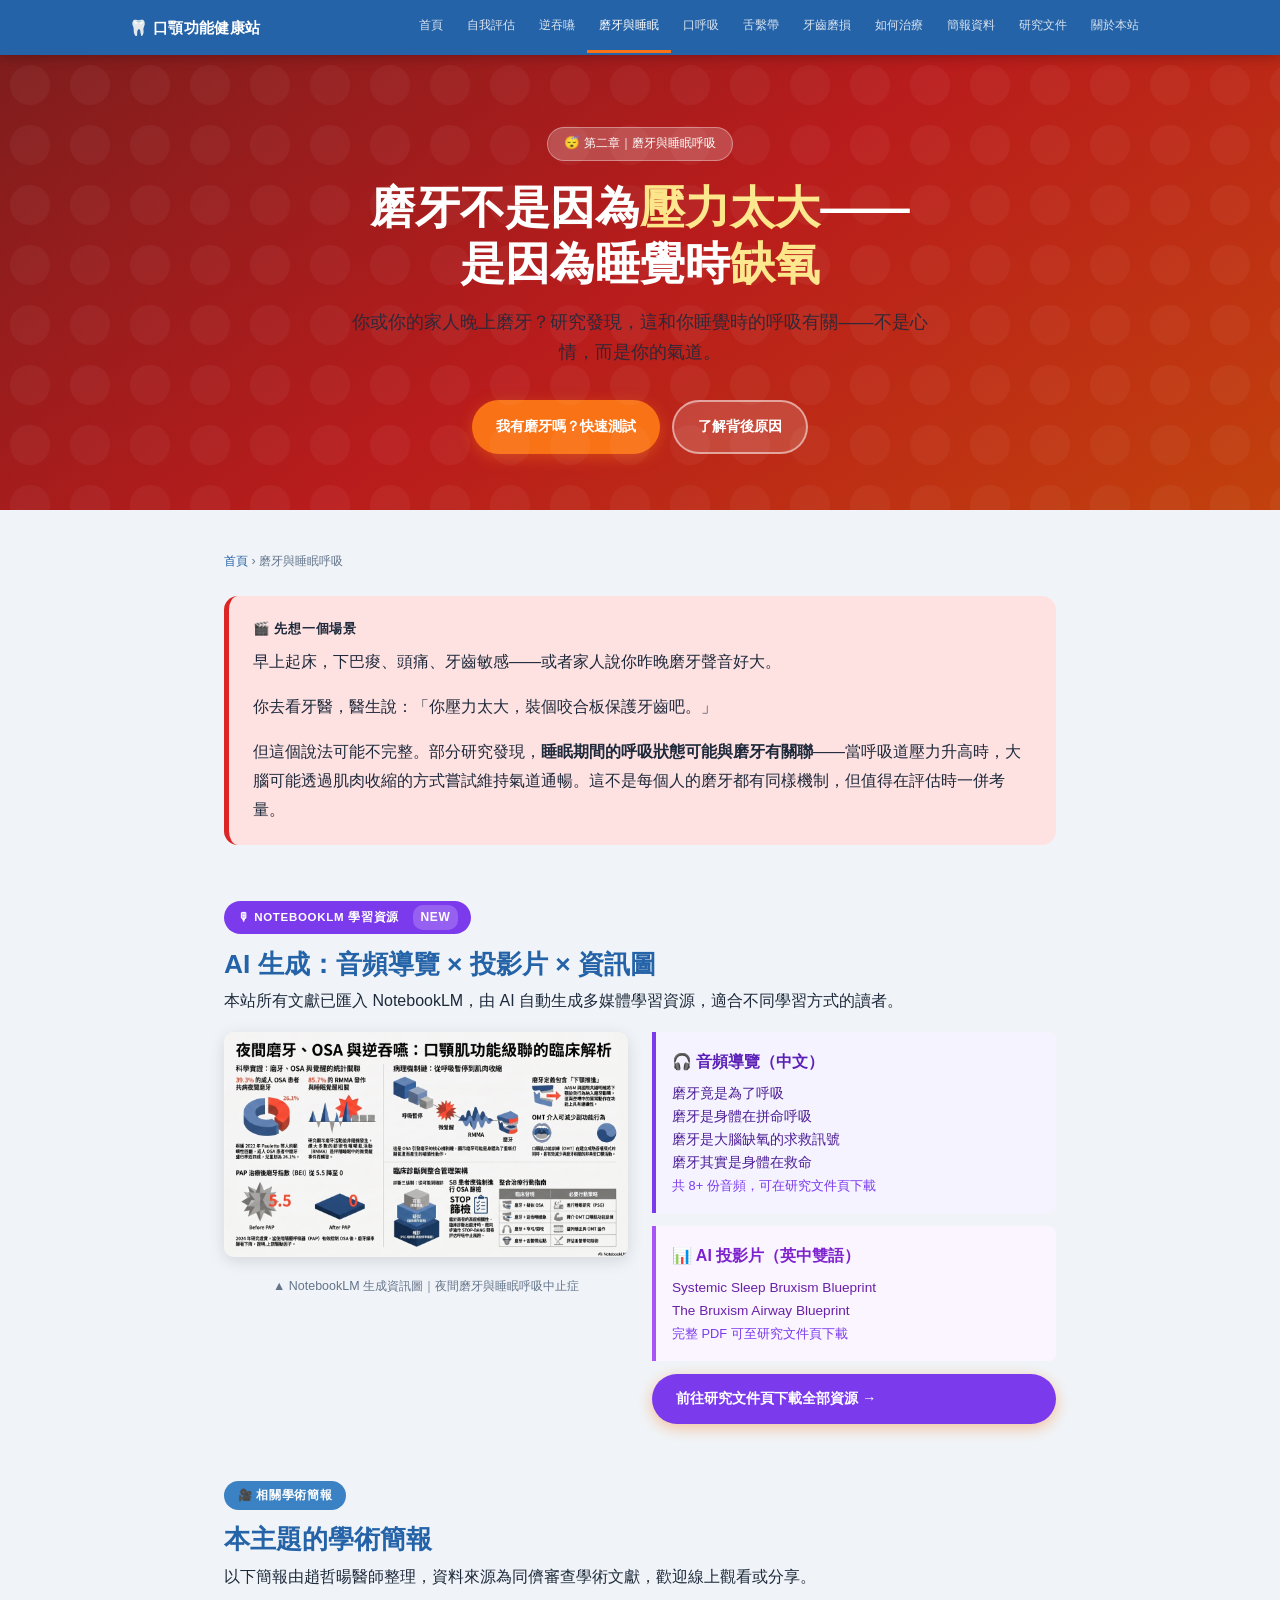
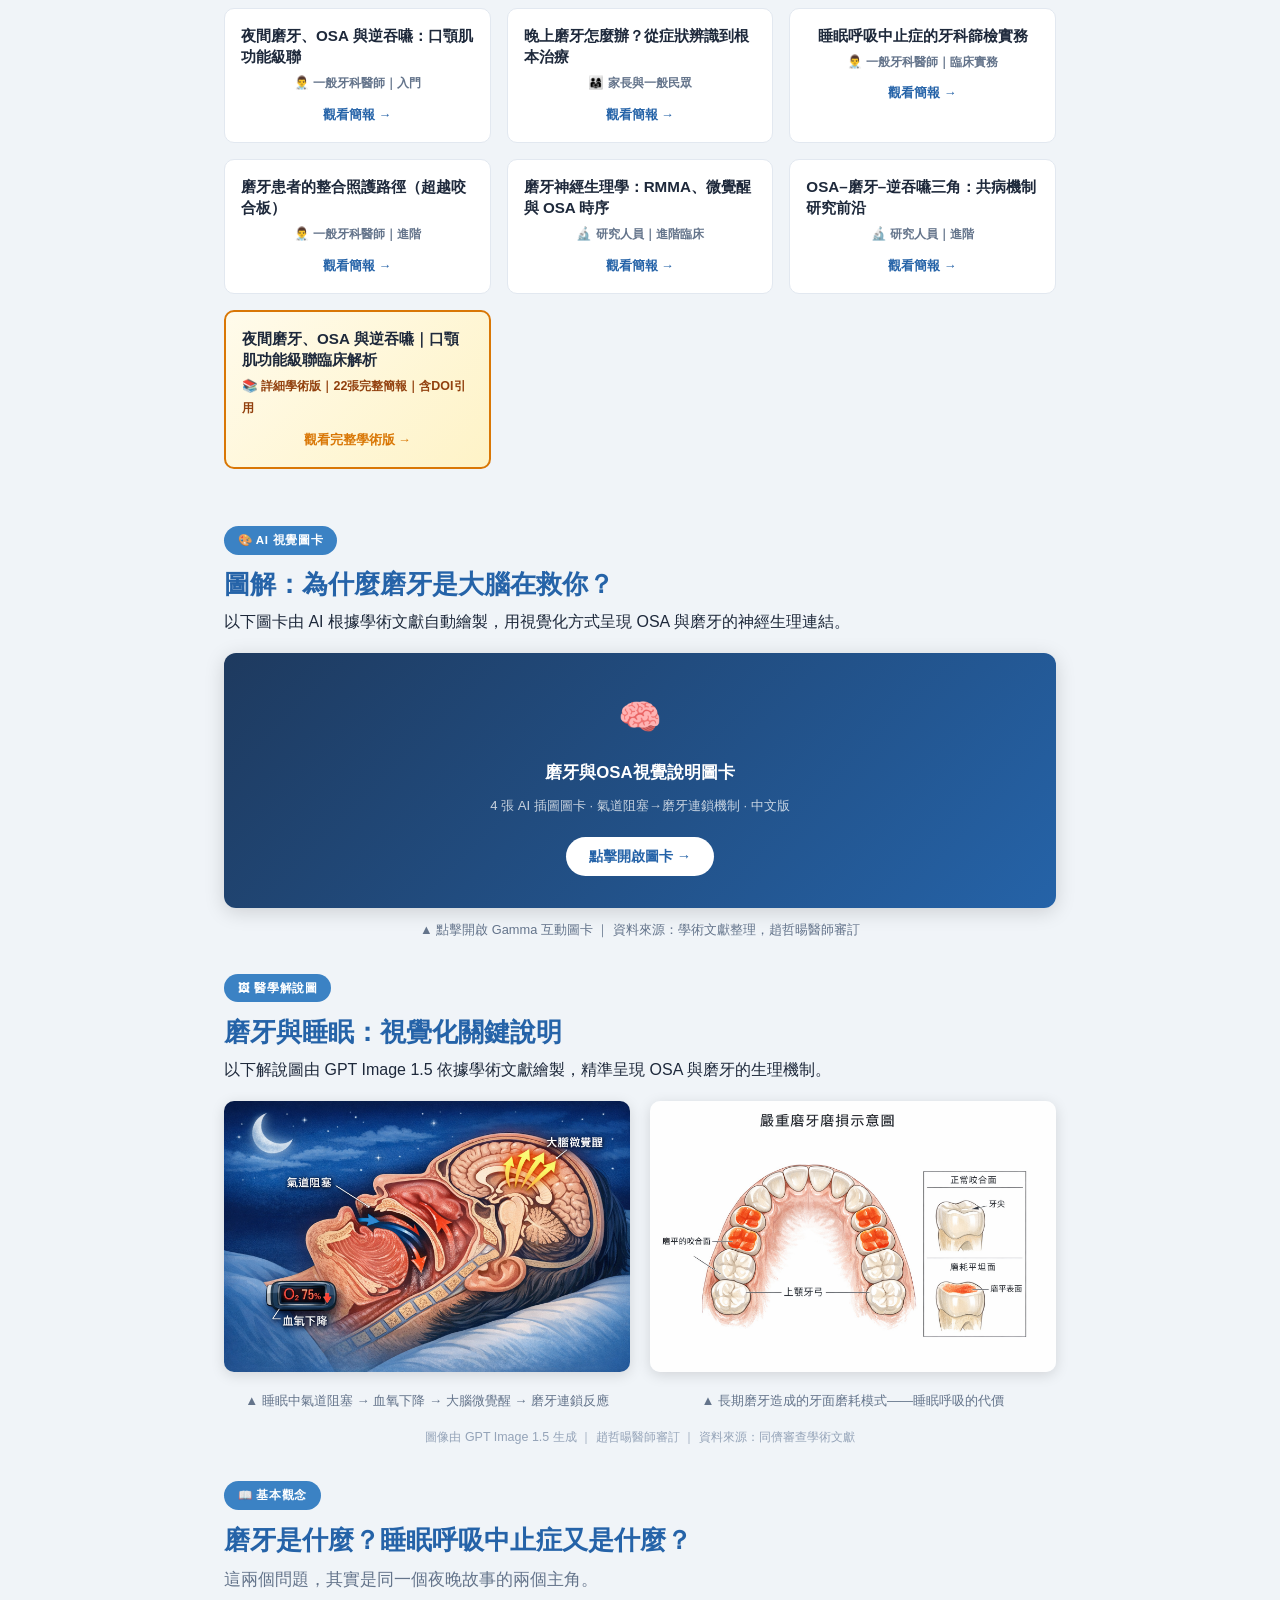
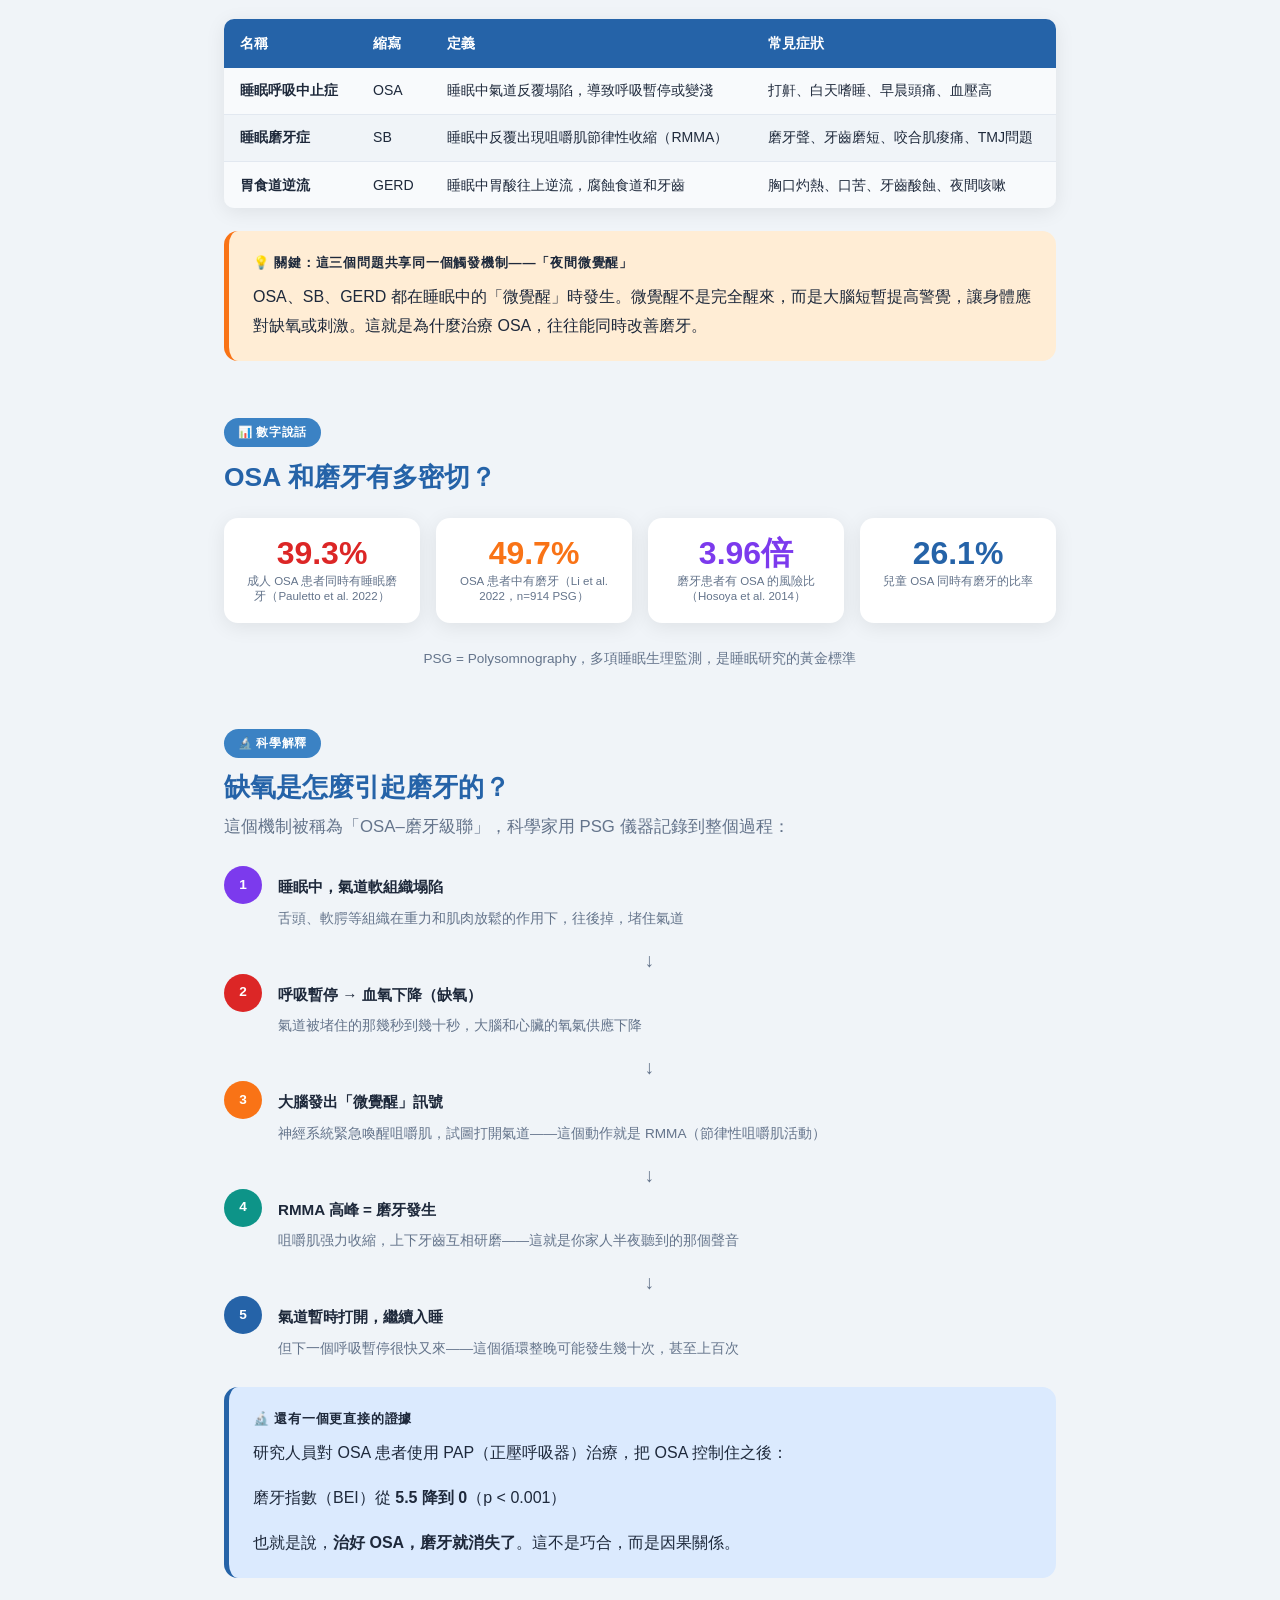
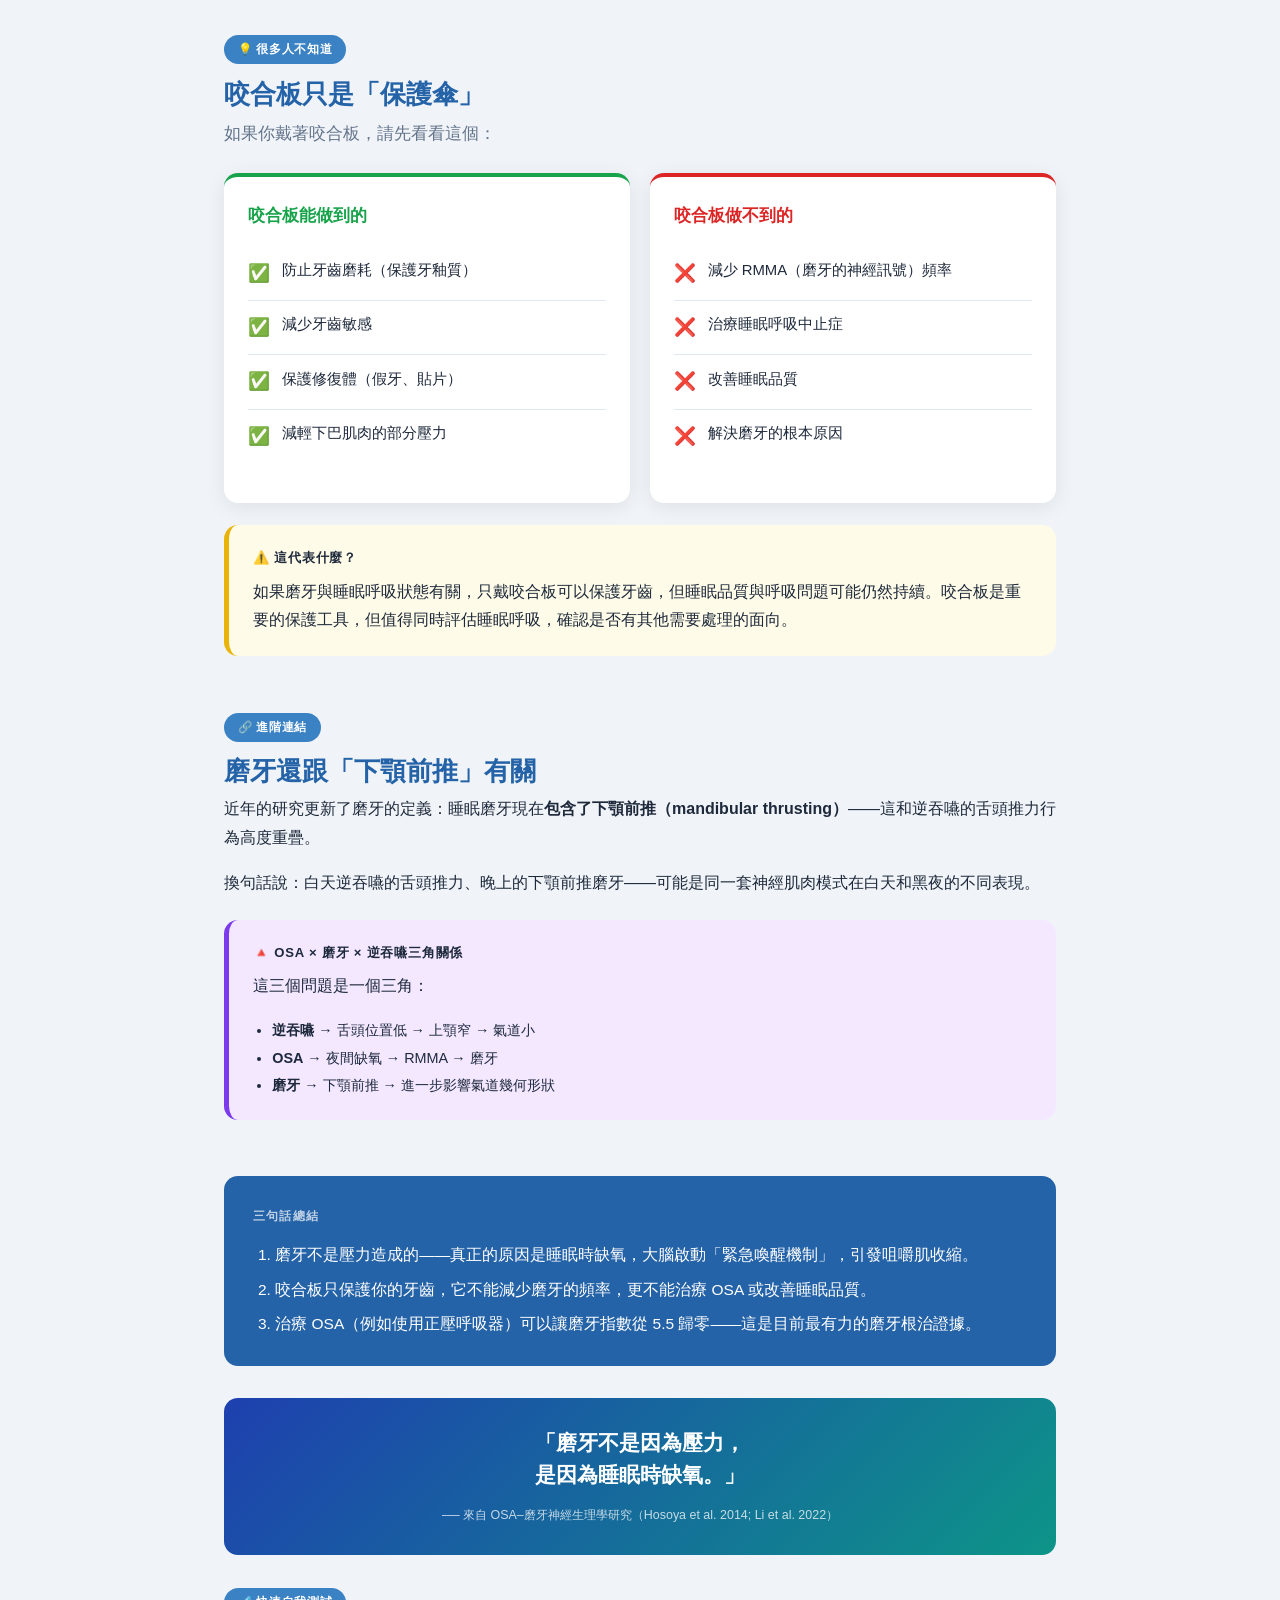
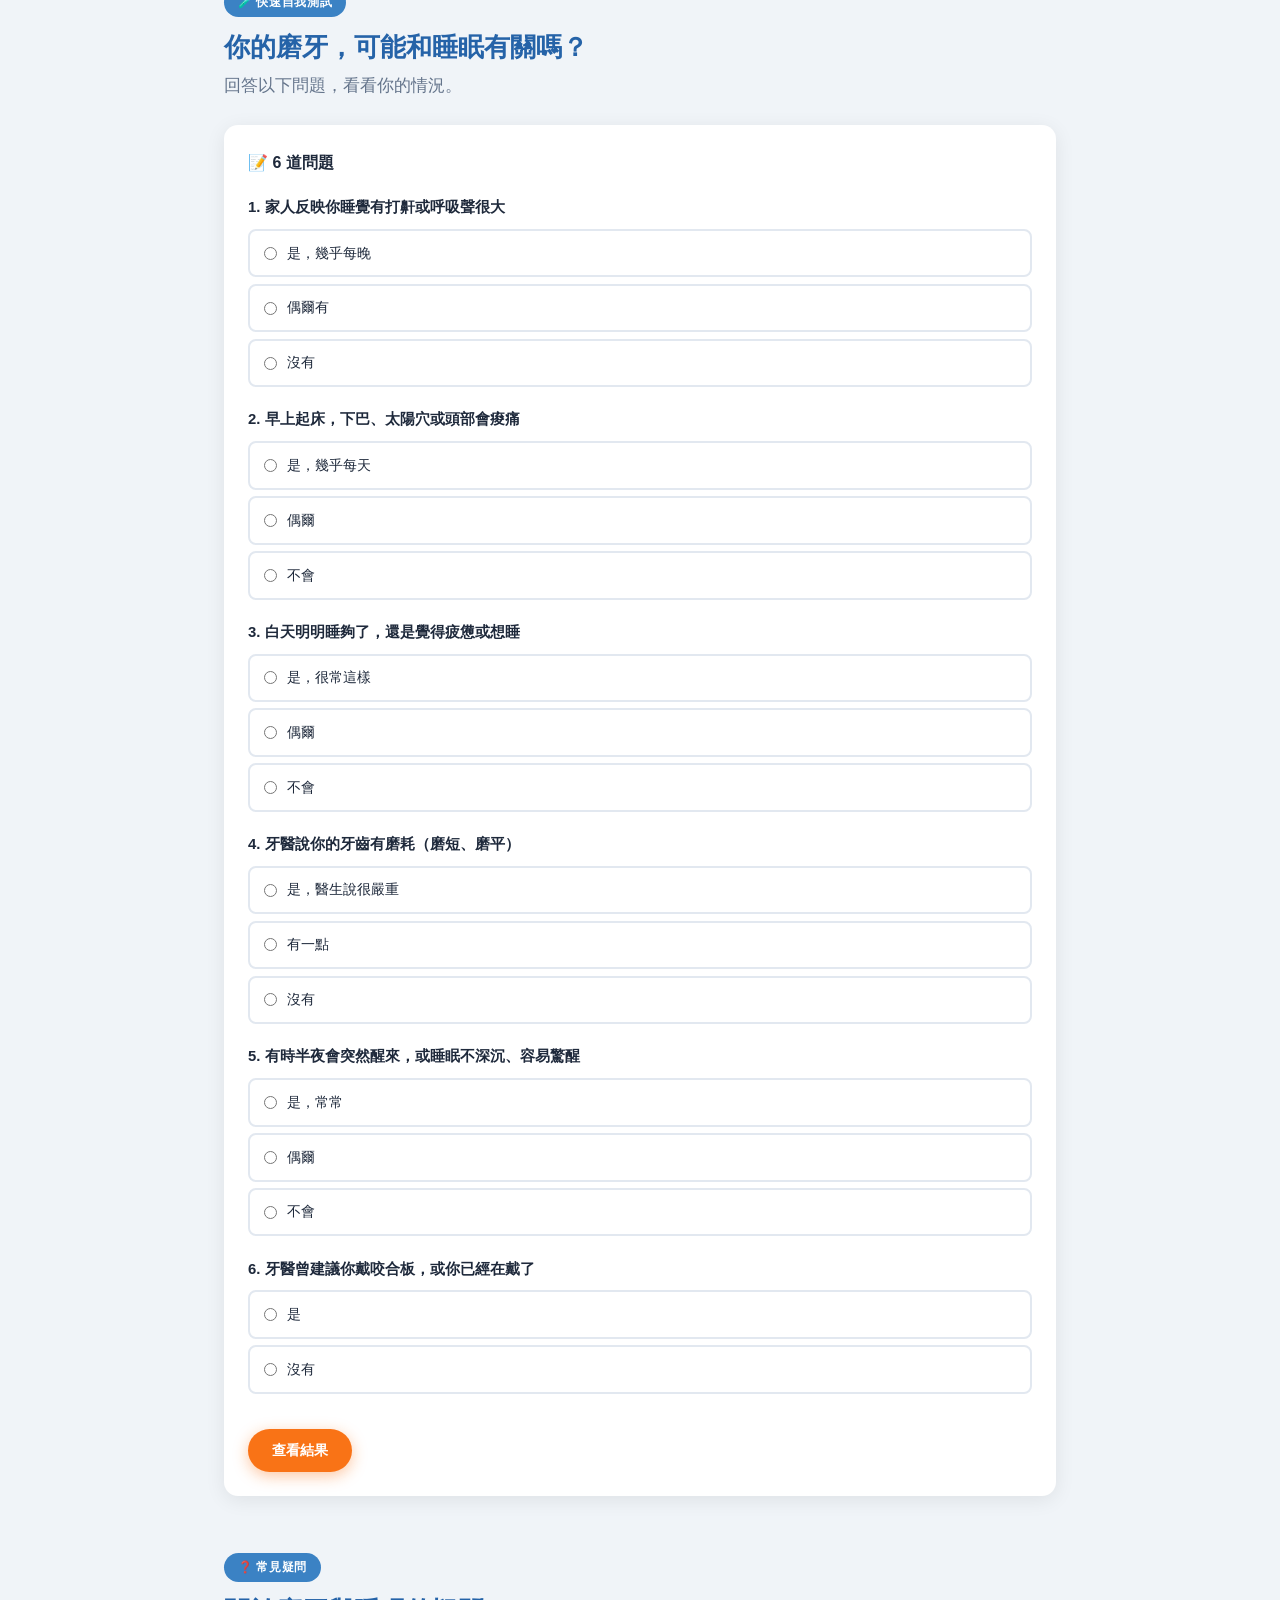
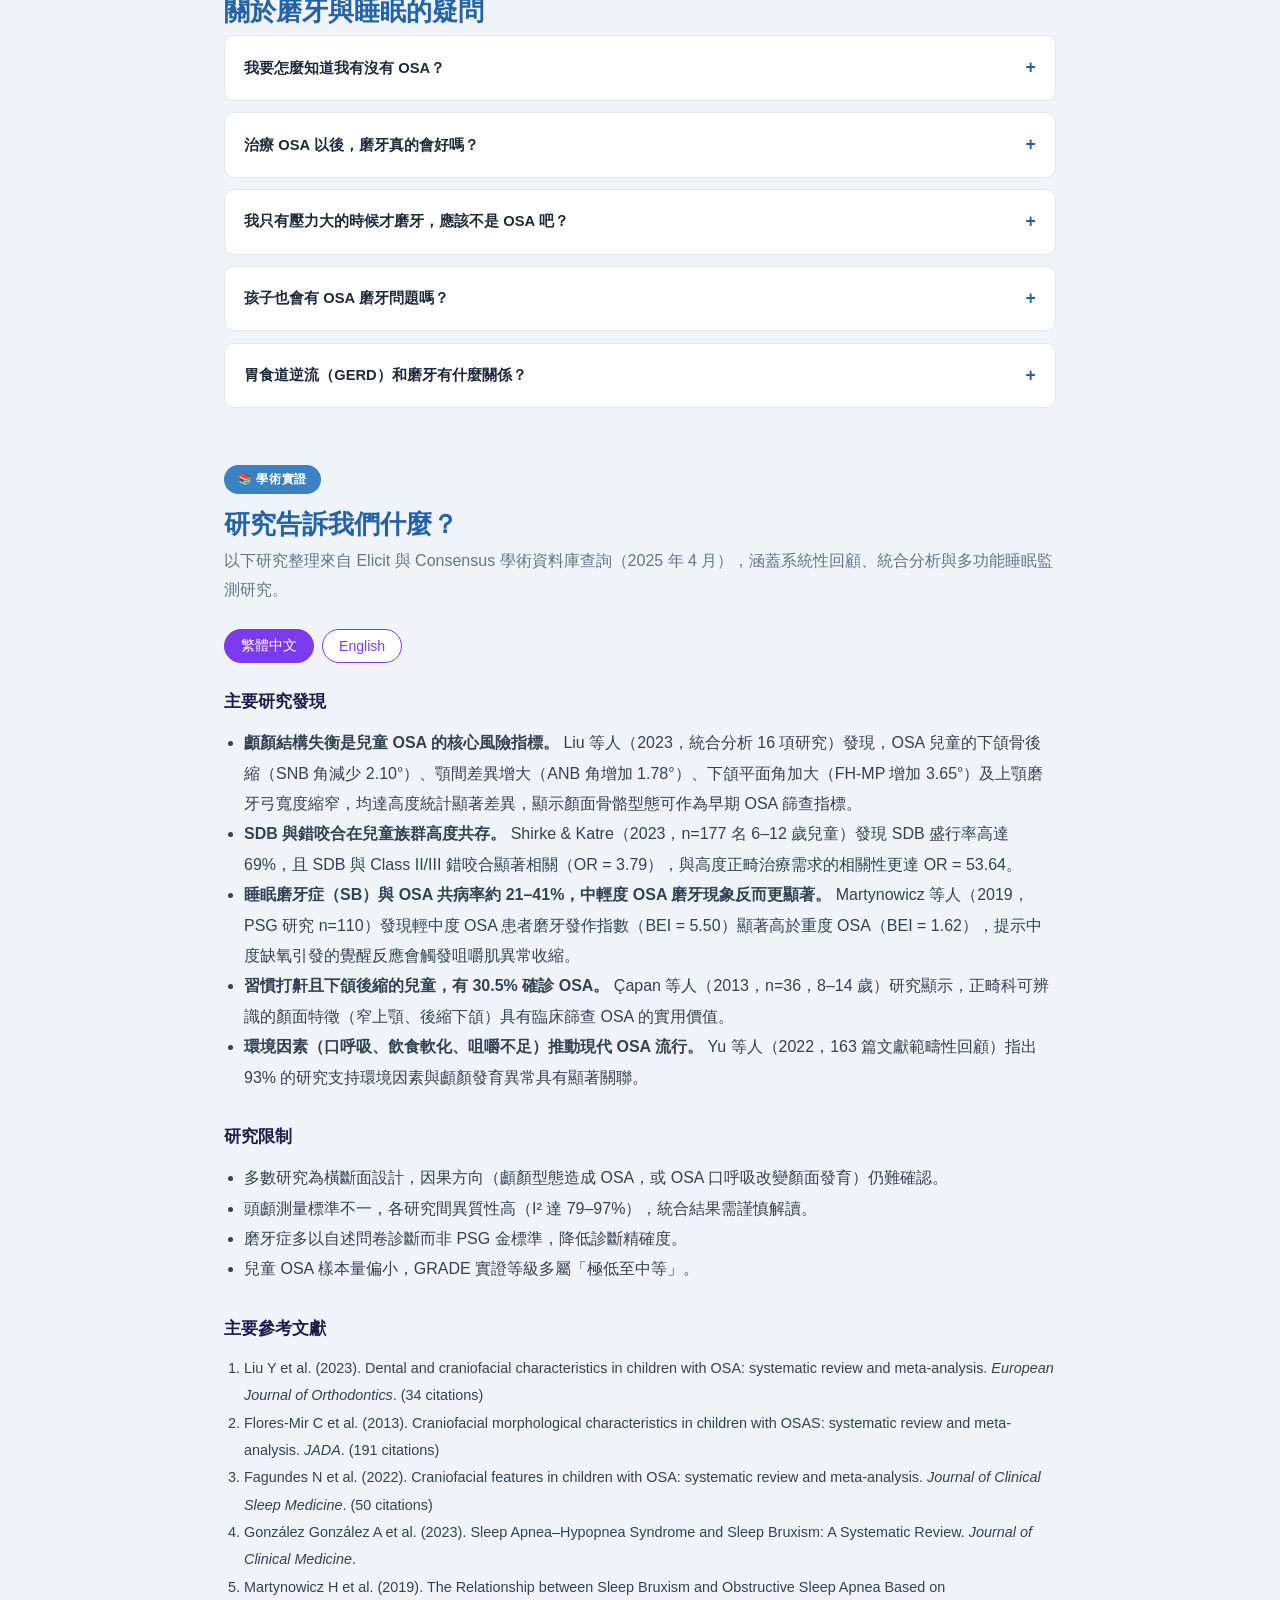
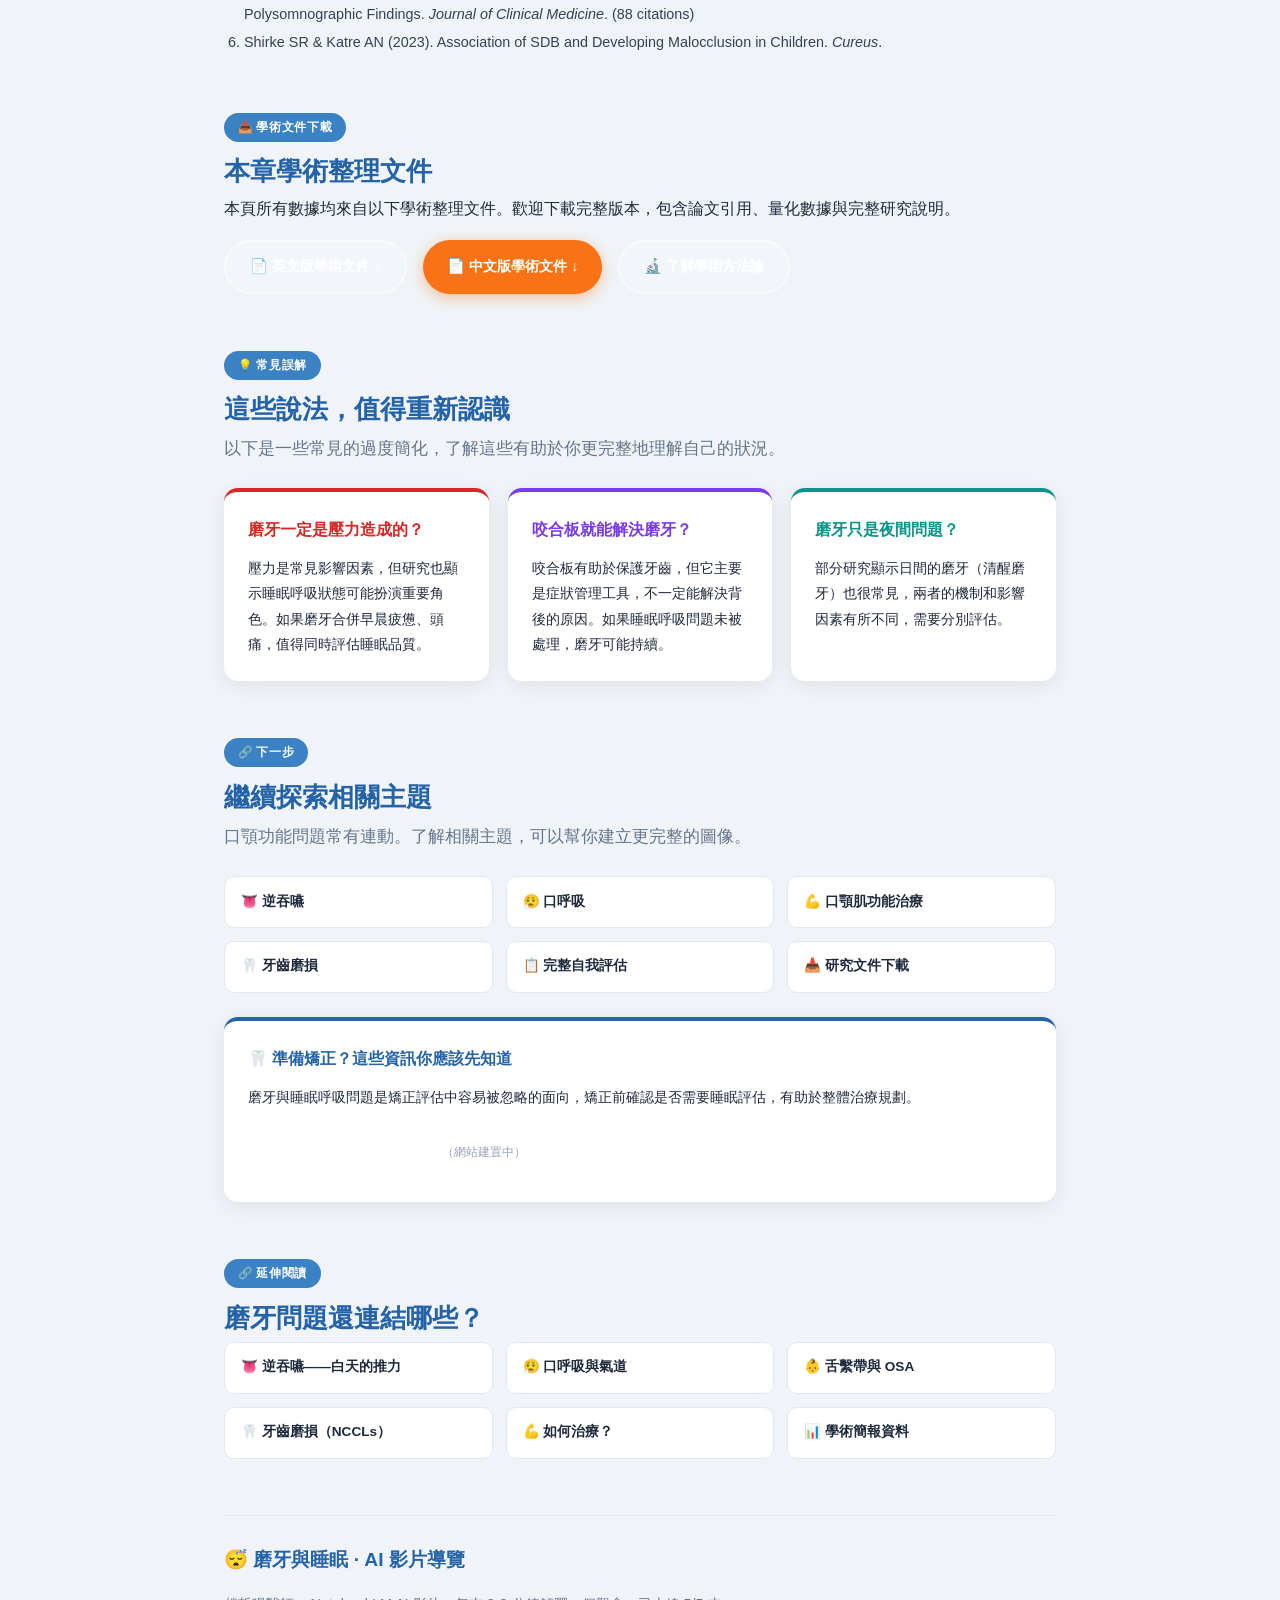
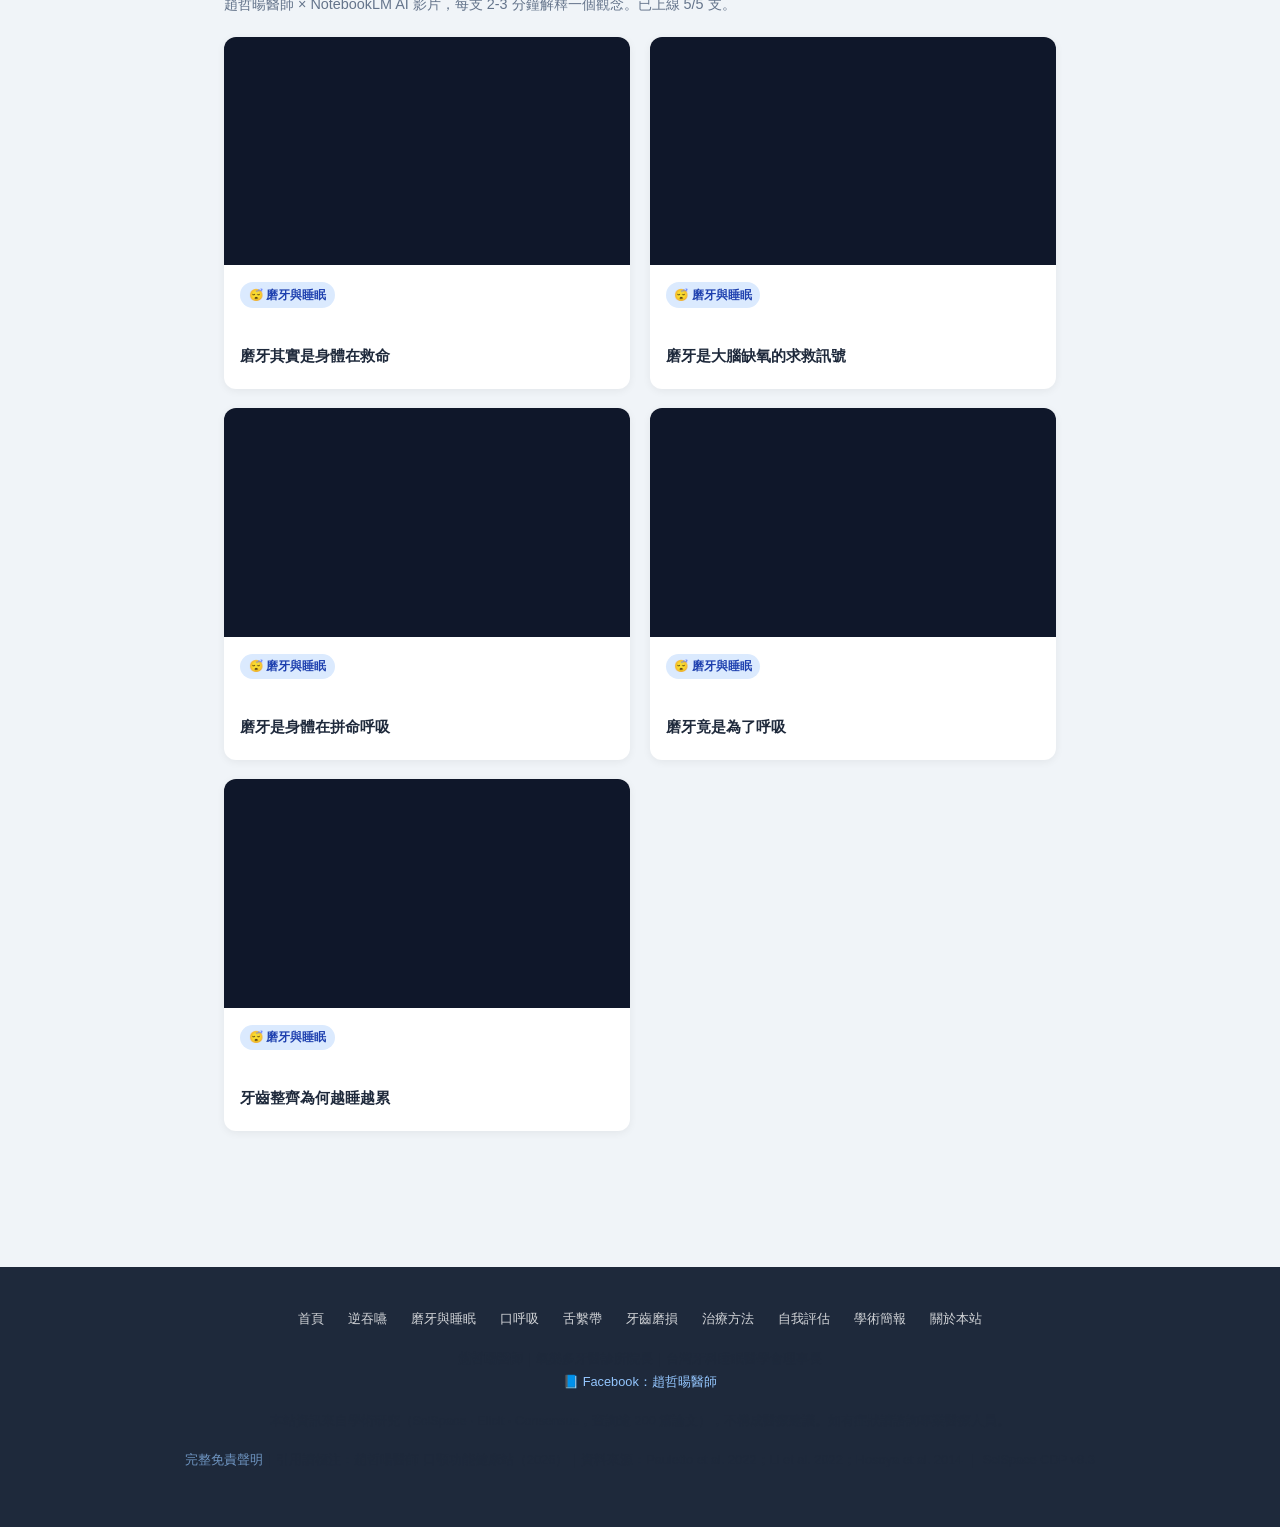
<file: osa-bruxism.html>
<!DOCTYPE html>
<html lang="zh-TW">
<head>
  <meta charset="UTF-8">
  <meta name="viewport" content="width=device-width, initial-scale=1.0">
  <meta name="description" content="磨牙與睡眠呼吸中止症衛教｜磨牙不是壓力造成的——睡眠中缺氧才是根源。了解 OSA 與磨牙的神經生理連結，以及正確的治療方向。">
  <meta property="og:title" content="磨牙不是壓力造成的——睡眠呼吸與磨牙的真相｜口顎功能健康站">
  <meta property="og:description" content="磨牙是大腦在睡眠中為了恢復呼吸發出的緊急訊號，不是壓力，而是生存反應。了解 OSA 與磨牙的連結。">
  <meta property="og:type" content="article">
  <title>磨牙不是壓力造成的——睡眠呼吸與磨牙的真相｜口顎功能健康站</title>
  <link rel="stylesheet" href="style.css">
</head>
<body>

<nav class="site-nav">
  <div class="nav-inner">
    <a href="index.html" class="nav-logo">🦷 口顎功能健康站</a>
    <ul class="nav-links">
      <li><a href="index.html">首頁</a></li>
      <li><a href="self-check.html">自我評估</a></li>
      <li><a href="tongue-thrust.html">逆吞嚥</a></li>
      <li><a href="osa-bruxism.html" class="active">磨牙與睡眠</a></li>
      <li><a href="mouth-breathing.html">口呼吸</a></li>
      <li><a href="ankyloglossia.html">舌繫帶</a></li>
      <li><a href="ncls.html">牙齒磨損</a></li>
      <li><a href="omt.html">如何治療</a></li>
      <li><a href="presentations.html">簡報資料</a></li>
      <li><a href="research.html">研究文件</a></li>
      <li><a href="about.html">關於本站</a></li>
    </ul>
  </div>
</nav>

<div class="hero" style="background:linear-gradient(145deg,#7f1d1d,#b91c1c,#c2410c);">
  <div class="tag">😴 第二章｜磨牙與睡眠呼吸</div>
  <h1>磨牙不是因為<em>壓力太大</em>——<br>是因為睡覺時<em>缺氧</em></h1>
  <p class="sub">你或你的家人晚上磨牙？研究發現，這和你睡覺時的呼吸有關——不是心情，而是你的氣道。</p>
  <div class="hero-btns">
    <a href="#self-test" class="btn btn-primary">我有磨牙嗎？快速測試</a>
    <a href="#why" class="btn btn-outline">了解背後原因</a>
  </div>
</div>

<main>
  <div class="breadcrumb"><a href="index.html">首頁</a> › 磨牙與睡眠呼吸</div>

  <!-- 開場 -->
  <section>
    <div class="hl hl-red">
      <div class="title">🎬 先想一個場景</div>
      <p>早上起床，下巴痠、頭痛、牙齒敏感——或者家人說你昨晚磨牙聲音好大。</p>
      <p>你去看牙醫，醫生說：「你壓力太大，裝個咬合板保護牙齒吧。」</p>
      <p style="margin-bottom:0;">但這個說法可能不完整。部分研究發現，<strong>睡眠期間的呼吸狀態可能與磨牙有關聯</strong>——當呼吸道壓力升高時，大腦可能透過肌肉收縮的方式嘗試維持氣道通暢。這不是每個人的磨牙都有同樣機制，但值得在評估時一併考量。</p>
    </div>
  </section>

  <!-- NotebookLM 學習資源 -->
  <section>
    <div class="section-label" style="background:#7c3aed;">🎙 NotebookLM 學習資源 <span style="font-size:.75rem;background:rgba(255,255,255,.2);padding:.1rem .45rem;border-radius:10px;margin-left:.5rem;">NEW</span></div>
    <h2>AI 生成：音頻導覽 × 投影片 × 資訊圖</h2>
    <p>本站所有文獻已匯入 NotebookLM，由 AI 自動生成多媒體學習資源，適合不同學習方式的讀者。</p>
    <div style="display:grid; grid-template-columns:1fr 1fr; gap:1.5rem; margin-top:1rem;">
      <div>
        <img src="images/notebooklm/osa_infographic.jpg" alt="磨牙與睡眠呼吸中止症 資訊圖" style="width:100%; border-radius:10px; box-shadow:0 4px 16px rgba(0,0,0,.12);">
        <p style="font-size:.78rem; color:#64748b; margin:.5rem 0 0; text-align:center;">▲ NotebookLM 生成資訊圖｜夜間磨牙與睡眠呼吸中止症</p>
      </div>
      <div style="display:flex; flex-direction:column; gap:.8rem; justify-content:center;">
        <div style="background:#f5f3ff; border-left:4px solid #7c3aed; border-radius:0 8px 8px 0; padding:1rem;">
          <div style="font-weight:700; color:#5b21b6; margin-bottom:.3rem;">🎧 音頻導覽（中文）</div>
          <div style="font-size:.85rem; color:#4c1d95; line-height:1.7;">磨牙竟是為了呼吸<br>
            磨牙是身體在拼命呼吸<br>
            磨牙是大腦缺氧的求救訊號<br>
            磨牙其實是身體在救命<br>
            <span style="color:#7c3aed; font-size:.8rem;">共 8+ 份音頻，可在研究文件頁下載</span></div>
        </div>
        <div style="background:#faf5ff; border-left:4px solid #a855f7; border-radius:0 8px 8px 0; padding:1rem;">
          <div style="font-weight:700; color:#7e22ce; margin-bottom:.3rem;">📊 AI 投影片（英中雙語）</div>
          <div style="font-size:.85rem; color:#6b21a8; line-height:1.7;">Systemic Sleep Bruxism Blueprint<br>
            The Bruxism Airway Blueprint<br>
            <span style="color:#7c3aed; font-size:.8rem;">完整 PDF 可至研究文件頁下載</span></div>
        </div>
        <a href="research.html" class="btn btn-primary" style="background:#7c3aed; border-color:#7c3aed; text-align:center;">前往研究文件頁下載全部資源 →</a>
      </div>
    </div>
  </section>

  <!-- 相關簡報 -->
  <section>
    <div class="section-label">🎥 相關學術簡報</div>
    <h2>本主題的學術簡報</h2>
    <p>以下簡報由趙哲暘醫師整理，資料來源為同儕審查學術文獻，歡迎線上觀看或分享。</p>
    <div class="related-grid" style="grid-template-columns: repeat(auto-fill, minmax(260px,1fr)); gap:1rem;">
      <a href="https://gamma.app/docs/p9lrprcd0fgcwwt" target="_blank" class="related-link" style="display:flex; flex-direction:column; gap:.3rem; padding:1rem;">
        <span style="font-weight:700; font-size:.95rem; line-height:1.4;">夜間磨牙、OSA 與逆吞嚥：口顎肌功能級聯</span>
        <span style="font-size:.78rem; color:#64748b;">👨‍⚕️ 一般牙科醫師｜入門</span>
        <span style="font-size:.8rem; color:#2563a8; margin-top:.2rem;">觀看簡報 →</span>
      </a>
      <a href="https://gamma.app/docs/x6litmlrvhydbi2" target="_blank" class="related-link" style="display:flex; flex-direction:column; gap:.3rem; padding:1rem;">
        <span style="font-weight:700; font-size:.95rem; line-height:1.4;">晚上磨牙怎麼辦？從症狀辨識到根本治療</span>
        <span style="font-size:.78rem; color:#64748b;">👨‍👩‍👧 家長與一般民眾</span>
        <span style="font-size:.8rem; color:#2563a8; margin-top:.2rem;">觀看簡報 →</span>
      </a>
      <a href="https://gamma.app/docs/bijibdg9yotne3f" target="_blank" class="related-link" style="display:flex; flex-direction:column; gap:.3rem; padding:1rem;">
        <span style="font-weight:700; font-size:.95rem; line-height:1.4;">睡眠呼吸中止症的牙科篩檢實務</span>
        <span style="font-size:.78rem; color:#64748b;">👨‍⚕️ 一般牙科醫師｜臨床實務</span>
        <span style="font-size:.8rem; color:#2563a8; margin-top:.2rem;">觀看簡報 →</span>
      </a>
      <a href="https://gamma.app/docs/qir5lthcrk2x3r1" target="_blank" class="related-link" style="display:flex; flex-direction:column; gap:.3rem; padding:1rem;">
        <span style="font-weight:700; font-size:.95rem; line-height:1.4;">磨牙患者的整合照護路徑（超越咬合板）</span>
        <span style="font-size:.78rem; color:#64748b;">👨‍⚕️ 一般牙科醫師｜進階</span>
        <span style="font-size:.8rem; color:#2563a8; margin-top:.2rem;">觀看簡報 →</span>
      </a>
      <a href="https://gamma.app/docs/6k5s2c0y2418wqp" target="_blank" class="related-link" style="display:flex; flex-direction:column; gap:.3rem; padding:1rem;">
        <span style="font-weight:700; font-size:.95rem; line-height:1.4;">磨牙神經生理學：RMMA、微覺醒與 OSA 時序</span>
        <span style="font-size:.78rem; color:#64748b;">🔬 研究人員｜進階臨床</span>
        <span style="font-size:.8rem; color:#2563a8; margin-top:.2rem;">觀看簡報 →</span>
      </a>
      <a href="https://gamma.app/docs/jfhujrnsvu40i5a" target="_blank" class="related-link" style="display:flex; flex-direction:column; gap:.3rem; padding:1rem;">
        <span style="font-weight:700; font-size:.95rem; line-height:1.4;">OSA–磨牙–逆吞嚥三角：共病機制研究前沿</span>
        <span style="font-size:.78rem; color:#64748b;">🔬 研究人員｜進階</span>
        <span style="font-size:.8rem; color:#2563a8; margin-top:.2rem;">觀看簡報 →</span>
      </a>
      <a href="https://gamma.app/docs/dmb9fpqv9mqdp7d" target="_blank" class="related-link" style="display:flex; flex-direction:column; gap:.3rem; padding:1rem; border:2px solid #d97706; background:linear-gradient(135deg,#fffbeb,#fef3c7);">
        <span style="font-weight:700; font-size:.95rem; line-height:1.4;">夜間磨牙、OSA 與逆吞嚥｜口顎肌功能級聯臨床解析</span>
        <span style="font-size:.78rem; color:#92400e;">📚 詳細學術版｜22張完整簡報｜含DOI引用</span>
        <span style="font-size:.8rem; color:#d97706; margin-top:.2rem;">觀看完整學術版 →</span>
      </a>
    </div>
  </section>

  <!-- AI 圖卡說明 -->
  <section style="margin-bottom:2rem;">
    <div class="section-label">🎨 AI 視覺圖卡</div>
    <h2>圖解：為什麼磨牙是大腦在救你？</h2>
    <p>以下圖卡由 AI 根據學術文獻自動繪製，用視覺化方式呈現 OSA 與磨牙的神經生理連結。</p>
    <a href="https://gamma.app/docs/yxtxi9m4xehpek7" target="_blank" rel="noopener"
      style="display:block; border-radius:12px; background:linear-gradient(135deg,#1e3a5f 0%,#2563a8 100%); color:white; text-decoration:none; padding:2rem 1.5rem; text-align:center; margin-top:1rem; box-shadow:0 4px 20px rgba(0,0,0,.15); transition:transform .2s;"
      onmouseover="this.style.transform='translateY(-3px)'" onmouseout="this.style.transform='none'">
      <div style="font-size:2.2rem; margin-bottom:.6rem;">🧠</div>
      <div style="font-weight:700; font-size:1.05rem; margin-bottom:.4rem;">磨牙與OSA視覺說明圖卡</div>
      <div style="font-size:.82rem; opacity:.75; margin-bottom:1.2rem;">4 張 AI 插圖圖卡 · 氣道阻塞→磨牙連鎖機制 · 中文版</div>
      <div style="display:inline-block; background:white; color:#2563a8; padding:.4rem 1.4rem; border-radius:20px; font-weight:600; font-size:.9rem;">點擊開啟圖卡 →</div>
    </a>
    <p style="font-size:.8rem; color:#64748b; margin-top:.6rem; text-align:center;">
      ▲ 點擊開啟 Gamma 互動圖卡 ｜ 資料來源：學術文獻整理，趙哲暘醫師審訂
    </p>
  </section>

  <!-- GPT Image 醫學解說圖 -->
  <section style="margin-bottom:2rem;">
    <div class="section-label">🖼 醫學解說圖</div>
    <h2>磨牙與睡眠：視覺化關鍵說明</h2>
    <p>以下解說圖由 GPT Image 1.5 依據學術文獻繪製，精準呈現 OSA 與磨牙的生理機制。</p>
    <div style="display:grid; grid-template-columns:repeat(auto-fit,minmax(280px,1fr)); gap:1.2rem; margin-top:1rem;">
      <figure style="margin:0; text-align:center;">
        <img src="images/osa-bruxism-01-airway.png"
          alt="睡眠呼吸中止症氣道阻塞與大腦覺醒機制示意圖"
          style="width:100%; border-radius:10px; box-shadow:0 3px 14px rgba(0,0,0,.13);"
          loading="lazy">
        <figcaption style="font-size:.82rem; color:#64748b; margin-top:.5rem;">
          ▲ 睡眠中氣道阻塞 → 血氧下降 → 大腦微覺醒 → 磨牙連鎖反應
        </figcaption>
      </figure>
      <figure style="margin:0; text-align:center;">
        <img src="images/osa-bruxism-02-bruxism.png"
          alt="磨牙造成牙齒磨耗示意圖"
          style="width:100%; border-radius:10px; box-shadow:0 3px 14px rgba(0,0,0,.13);"
          loading="lazy">
        <figcaption style="font-size:.82rem; color:#64748b; margin-top:.5rem;">
          ▲ 長期磨牙造成的牙面磨耗模式——睡眠呼吸的代價
        </figcaption>
      </figure>
    </div>
    <p style="font-size:.78rem; color:#94a3b8; margin-top:.8rem; text-align:center;">
      圖像由 GPT Image 1.5 生成 ｜ 趙哲暘醫師審訂 ｜ 資料來源：同儕審查學術文獻
    </p>
  </section>

  <!-- 定義 -->
  <section id="why">
    <div class="section-label">📖 基本觀念</div>
    <h2>磨牙是什麼？睡眠呼吸中止症又是什麼？</h2>
    <p class="lead">這兩個問題，其實是同一個夜晚故事的兩個主角。</p>

    <table class="data-table">
      <tr>
        <th>名稱</th>
        <th>縮寫</th>
        <th>定義</th>
        <th>常見症狀</th>
      </tr>
      <tr>
        <td><strong>睡眠呼吸中止症</strong></td>
        <td>OSA</td>
        <td>睡眠中氣道反覆塌陷，導致呼吸暫停或變淺</td>
        <td>打鼾、白天嗜睡、早晨頭痛、血壓高</td>
      </tr>
      <tr>
        <td><strong>睡眠磨牙症</strong></td>
        <td>SB</td>
        <td>睡眠中反覆出現咀嚼肌節律性收縮（RMMA）</td>
        <td>磨牙聲、牙齒磨短、咬合肌痠痛、TMJ問題</td>
      </tr>
      <tr>
        <td><strong>胃食道逆流</strong></td>
        <td>GERD</td>
        <td>睡眠中胃酸往上逆流，腐蝕食道和牙齒</td>
        <td>胸口灼熱、口苦、牙齒酸蝕、夜間咳嗽</td>
      </tr>
    </table>

    <div class="hl hl-orange">
      <div class="title">💡 關鍵：這三個問題共享同一個觸發機制——「夜間微覺醒」</div>
      <p style="margin-bottom:0;">OSA、SB、GERD 都在睡眠中的「微覺醒」時發生。微覺醒不是完全醒來，而是大腦短暫提高警覺，讓身體應對缺氧或刺激。這就是為什麼治療 OSA，往往能同時改善磨牙。</p>
    </div>
  </section>

  <!-- 數字 -->
  <section>
    <div class="section-label">📊 數字說話</div>
    <h2>OSA 和磨牙有多密切？</h2>
    <div class="stats">
      <div class="stat"><div class="num" style="color:#dc2626;">39.3%</div><div class="unit">成人 OSA 患者同時有睡眠磨牙（Pauletto et al. 2022）</div></div>
      <div class="stat"><div class="num" style="color:#f97316;">49.7%</div><div class="unit">OSA 患者中有磨牙（Li et al. 2022，n=914 PSG）</div></div>
      <div class="stat"><div class="num" style="color:#7c3aed;">3.96倍</div><div class="unit">磨牙患者有 OSA 的風險比（Hosoya et al. 2014）</div></div>
      <div class="stat"><div class="num" style="color:#2563a8;">26.1%</div><div class="unit">兒童 OSA 同時有磨牙的比率</div></div>
    </div>
    <p style="color:var(--muted); font-size:.85rem; text-align:center;">PSG = Polysomnography，多項睡眠生理監測，是睡眠研究的黃金標準</p>
  </section>

  <!-- 機制 -->
  <section>
    <div class="section-label">🔬 科學解釋</div>
    <h2>缺氧是怎麼引起磨牙的？</h2>
    <p class="lead">這個機制被稱為「OSA–磨牙級聯」，科學家用 PSG 儀器記錄到整個過程：</p>

    <div class="flow">
      <div class="flow-step">
        <div class="bubble" style="background:#7c3aed;">1</div>
        <div class="content">
          <strong>睡眠中，氣道軟組織塌陷</strong>
          <span>舌頭、軟腭等組織在重力和肌肉放鬆的作用下，往後掉，堵住氣道</span>
        </div>
      </div>
      <div class="flow-arrow">↓</div>
      <div class="flow-step">
        <div class="bubble" style="background:#dc2626;">2</div>
        <div class="content">
          <strong>呼吸暫停 → 血氧下降（缺氧）</strong>
          <span>氣道被堵住的那幾秒到幾十秒，大腦和心臟的氧氣供應下降</span>
        </div>
      </div>
      <div class="flow-arrow">↓</div>
      <div class="flow-step">
        <div class="bubble" style="background:#f97316;">3</div>
        <div class="content">
          <strong>大腦發出「微覺醒」訊號</strong>
          <span>神經系統緊急喚醒咀嚼肌，試圖打開氣道——這個動作就是 RMMA（節律性咀嚼肌活動）</span>
        </div>
      </div>
      <div class="flow-arrow">↓</div>
      <div class="flow-step">
        <div class="bubble" style="background:#0d9488;">4</div>
        <div class="content">
          <strong>RMMA 高峰 = 磨牙發生</strong>
          <span>咀嚼肌强力收縮，上下牙齒互相研磨——這就是你家人半夜聽到的那個聲音</span>
        </div>
      </div>
      <div class="flow-arrow">↓</div>
      <div class="flow-step">
        <div class="bubble" style="background:#2563a8;">5</div>
        <div class="content">
          <strong>氣道暫時打開，繼續入睡</strong>
          <span>但下一個呼吸暫停很快又來——這個循環整晚可能發生幾十次，甚至上百次</span>
        </div>
      </div>
    </div>

    <div class="hl hl-blue">
      <div class="title">🔬 還有一個更直接的證據</div>
      <p>研究人員對 OSA 患者使用 PAP（正壓呼吸器）治療，把 OSA 控制住之後：</p>
      <p>磨牙指數（BEI）從 <strong>5.5 降到 0</strong>（p &lt; 0.001）</p>
      <p style="margin-bottom:0;">也就是說，<strong>治好 OSA，磨牙就消失了</strong>。這不是巧合，而是因果關係。</p>
    </div>
  </section>

  <!-- 咬合板的真相 -->
  <section>
    <div class="section-label">💡 很多人不知道</div>
    <h2>咬合板只是「保護傘」</h2>
    <p class="lead">如果你戴著咬合板，請先看看這個：</p>

    <div class="card-grid" style="grid-template-columns: 1fr 1fr;">
      <div class="card" style="border-top:4px solid #16a34a;">
        <h3 style="color:#16a34a; margin-top:0;">咬合板能做到的</h3>
        <ul class="checklist">
          <li><span class="check">✅</span> 防止牙齒磨耗（保護牙釉質）</li>
          <li><span class="check">✅</span> 減少牙齒敏感</li>
          <li><span class="check">✅</span> 保護修復體（假牙、貼片）</li>
          <li><span class="check">✅</span> 減輕下巴肌肉的部分壓力</li>
        </ul>
      </div>
      <div class="card" style="border-top:4px solid #dc2626;">
        <h3 style="color:#dc2626; margin-top:0;">咬合板做不到的</h3>
        <ul class="checklist">
          <li><span class="check">❌</span> 減少 RMMA（磨牙的神經訊號）頻率</li>
          <li><span class="check">❌</span> 治療睡眠呼吸中止症</li>
          <li><span class="check">❌</span> 改善睡眠品質</li>
          <li><span class="check">❌</span> 解決磨牙的根本原因</li>
        </ul>
      </div>
    </div>

    <div class="hl hl-yellow">
      <div class="title">⚠️ 這代表什麼？</div>
      <p style="margin-bottom:0;">如果磨牙與睡眠呼吸狀態有關，只戴咬合板可以保護牙齒，但睡眠品質與呼吸問題可能仍然持續。咬合板是重要的保護工具，但值得同時評估睡眠呼吸，確認是否有其他需要處理的面向。</p>
    </div>
  </section>

  <!-- 逆吞嚥的連結 -->
  <section>
    <div class="section-label">🔗 進階連結</div>
    <h2>磨牙還跟「下顎前推」有關</h2>
    <p>近年的研究更新了磨牙的定義：睡眠磨牙現在<strong>包含了下顎前推（mandibular thrusting）</strong>——這和逆吞嚥的舌頭推力行為高度重疊。</p>
    <p>換句話說：白天逆吞嚥的舌頭推力、晚上的下顎前推磨牙——可能是同一套神經肌肉模式在白天和黑夜的不同表現。</p>

    <div class="hl hl-purple">
      <div class="title">🔺 OSA × 磨牙 × 逆吞嚥三角關係</div>
      <p>這三個問題是一個三角：</p>
      <ul style="margin-left:1.2rem; font-size:.9rem; line-height:1.9; margin-bottom:0;">
        <li><strong>逆吞嚥</strong> → 舌頭位置低 → 上顎窄 → 氣道小</li>
        <li><strong>OSA</strong> → 夜間缺氧 → RMMA → 磨牙</li>
        <li><strong>磨牙</strong> → 下顎前推 → 進一步影響氣道幾何形狀</li>
      </ul>
    </div>
  </section>

  <!-- 三句話總結 -->
  <div class="three-sum">
    <h4>三句話總結</h4>
    <ol>
      <li>磨牙不是壓力造成的——真正的原因是睡眠時缺氧，大腦啟動「緊急喚醒機制」，引發咀嚼肌收縮。</li>
      <li>咬合板只保護你的牙齒，它不能減少磨牙的頻率，更不能治療 OSA 或改善睡眠品質。</li>
      <li>治療 OSA（例如使用正壓呼吸器）可以讓磨牙指數從 5.5 歸零——這是目前最有力的磨牙根治證據。</li>
    </ol>
  </div>

  <!-- 金句 -->
  <div class="quote">
    <div class="q-text">「磨牙不是因為壓力，<br>是因為睡眠時缺氧。」</div>
    <div class="q-source">── 來自 OSA–磨牙神經生理學研究（Hosoya et al. 2014; Li et al. 2022）</div>
  </div>

  <!-- 自我測試 -->
  <section id="self-test">
    <div class="section-label">🧪 快速自我測試</div>
    <h2>你的磨牙，可能和睡眠有關嗎？</h2>
    <p class="lead">回答以下問題，看看你的情況。</p>

    <div class="quiz-box">
      <h4>📝 6 道問題</h4>
      <div class="quiz-q">
        <div class="q">1. 家人反映你睡覺有打鼾或呼吸聲很大</div>
        <div class="quiz-opts">
          <label class="quiz-opt"><input type="radio" name="sb1" value="2"> 是，幾乎每晚</label>
          <label class="quiz-opt"><input type="radio" name="sb1" value="1"> 偶爾有</label>
          <label class="quiz-opt"><input type="radio" name="sb1" value="0"> 沒有</label>
        </div>
      </div>
      <div class="quiz-q">
        <div class="q">2. 早上起床，下巴、太陽穴或頭部會痠痛</div>
        <div class="quiz-opts">
          <label class="quiz-opt"><input type="radio" name="sb2" value="2"> 是，幾乎每天</label>
          <label class="quiz-opt"><input type="radio" name="sb2" value="1"> 偶爾</label>
          <label class="quiz-opt"><input type="radio" name="sb2" value="0"> 不會</label>
        </div>
      </div>
      <div class="quiz-q">
        <div class="q">3. 白天明明睡夠了，還是覺得疲憊或想睡</div>
        <div class="quiz-opts">
          <label class="quiz-opt"><input type="radio" name="sb3" value="2"> 是，很常這樣</label>
          <label class="quiz-opt"><input type="radio" name="sb3" value="1"> 偶爾</label>
          <label class="quiz-opt"><input type="radio" name="sb3" value="0"> 不會</label>
        </div>
      </div>
      <div class="quiz-q">
        <div class="q">4. 牙醫說你的牙齒有磨耗（磨短、磨平）</div>
        <div class="quiz-opts">
          <label class="quiz-opt"><input type="radio" name="sb4" value="2"> 是，醫生說很嚴重</label>
          <label class="quiz-opt"><input type="radio" name="sb4" value="1"> 有一點</label>
          <label class="quiz-opt"><input type="radio" name="sb4" value="0"> 沒有</label>
        </div>
      </div>
      <div class="quiz-q">
        <div class="q">5. 有時半夜會突然醒來，或睡眠不深沉、容易驚醒</div>
        <div class="quiz-opts">
          <label class="quiz-opt"><input type="radio" name="sb5" value="2"> 是，常常</label>
          <label class="quiz-opt"><input type="radio" name="sb5" value="1"> 偶爾</label>
          <label class="quiz-opt"><input type="radio" name="sb5" value="0"> 不會</label>
        </div>
      </div>
      <div class="quiz-q">
        <div class="q">6. 牙醫曾建議你戴咬合板，或你已經在戴了</div>
        <div class="quiz-opts">
          <label class="quiz-opt"><input type="radio" name="sb6" value="1"> 是</label>
          <label class="quiz-opt"><input type="radio" name="sb6" value="0"> 沒有</label>
        </div>
      </div>
      <button class="btn btn-primary quiz-submit" onclick="calcSBQuiz()">查看結果</button>
      <div class="quiz-result" id="sbResult"></div>
    </div>
  </section>

  <!-- FAQ -->
  <section>
    <div class="section-label">❓ 常見疑問</div>
    <h2>關於磨牙與睡眠的疑問</h2>

    <div class="faq-item">
      <div class="faq-q" onclick="toggleFaq(this)">我要怎麼知道我有沒有 OSA？<span class="faq-toggle">+</span></div>
      <div class="faq-a">最準確的方式是做「多項睡眠生理監測（PSG）」，俗稱睡眠多頻道檢查。可至醫院睡眠醫學科或耳鼻喉科申請。現在也有居家版的簡易睡眠篩檢（HST），方便性較高。如果你有打鼾、白天嗜睡、早晨頭痛、身體質量指數偏高，特別建議做。</div>
    </div>
    <div class="faq-item">
      <div class="faq-q" onclick="toggleFaq(this)">治療 OSA 以後，磨牙真的會好嗎？<span class="faq-toggle">+</span></div>
      <div class="faq-a">研究上來說，OSA 治療（特別是 PAP 正壓呼吸器）確實顯著降低了磨牙指數（BEI），甚至能讓磨牙歸零。但每個人的情況不同——有些磨牙有多重成因（例如同時有逆吞嚥、咬合問題），這些也需要同步處理，才能達到最佳效果。</div>
    </div>
    <div class="faq-item">
      <div class="faq-q" onclick="toggleFaq(this)">我只有壓力大的時候才磨牙，應該不是 OSA 吧？<span class="faq-toggle">+</span></div>
      <div class="faq-a">壓力確實會增加大腦的覺醒敏感度，可能讓已有 OSA 的人更容易觸發磨牙。但這並不代表原因是壓力——OSA 才是觸發的生理機制。就像壓力會讓頭更痛，但頭痛的真正原因可能是緊繃的頸部肌肉，不是壓力本身。建議不要因為「只有壓力大才磨牙」而排除 OSA 的可能性。</div>
    </div>
    <div class="faq-item">
      <div class="faq-q" onclick="toggleFaq(this)">孩子也會有 OSA 磨牙問題嗎？<span class="faq-toggle">+</span></div>
      <div class="faq-a">會！兒童 OSA 的主要原因通常是扁桃腺或腺樣體肥大（腺樣增殖體），加上口呼吸導致的顎骨發育問題。研究顯示兒童 OSA 和磨牙共病率達 26.1%。孩子打鼾、張嘴睡覺、白天注意力不集中，都是值得評估的警訊。</div>
    </div>
    <div class="faq-item">
      <div class="faq-q" onclick="toggleFaq(this)">胃食道逆流（GERD）和磨牙有什麼關係？<span class="faq-toggle">+</span></div>
      <div class="faq-a">GERD、OSA、磨牙三者共享「夜間微覺醒」機制。胃酸逆流刺激食道 → 大腦發出微覺醒訊號 → 誘發 RMMA（磨牙）。同時，OSA 增加腹壓，也會惡化 GERD。這三個問題常常一起出現，稱為「三重共病」，需要整合性的診療計畫。</div>
    </div>
  </section>

  <!-- 學術實證整理 -->
  <section id="evidence">
    <div class="section-label">📚 學術實證</div>
    <h2>研究告訴我們什麼？</h2>
    <p style="color:#64748b;margin-bottom:1.5rem;">以下研究整理來自 Elicit 與 Consensus 學術資料庫查詢（2025 年 4 月），涵蓋系統性回顧、統合分析與多功能睡眠監測研究。</p>

    <div style="display:flex;gap:.5rem;margin-bottom:1.5rem;">
      <button onclick="document.getElementById('ev2-zh').style.display='block';document.getElementById('ev2-en').style.display='none';this.style.background='#7c3aed';this.style.color='#fff';document.getElementById('ev2-en-btn').style.background='';document.getElementById('ev2-en-btn').style.color='#7c3aed';" style="padding:.4rem 1rem;border-radius:100px;border:1.5px solid #7c3aed;background:#7c3aed;color:#fff;cursor:pointer;font-size:.88rem;">繁體中文</button>
      <button id="ev2-en-btn" onclick="document.getElementById('ev2-en').style.display='block';document.getElementById('ev2-zh').style.display='none';this.style.background='#7c3aed';this.style.color='#fff';" style="padding:.4rem 1rem;border-radius:100px;border:1.5px solid #7c3aed;background:#fff;color:#7c3aed;cursor:pointer;font-size:.88rem;">English</button>
    </div>

    <div id="ev2-zh">
      <h3 style="color:#1e1b4b;margin-top:0;">主要研究發現</h3>
      <ul style="line-height:1.9;color:#334155;padding-left:1.25rem;">
        <li><strong>顱顏結構失衡是兒童 OSA 的核心風險指標。</strong> Liu 等人（2023，統合分析 16 項研究）發現，OSA 兒童的下頜骨後縮（SNB 角減少 2.10°）、顎間差異增大（ANB 角增加 1.78°）、下頜平面角加大（FH-MP 增加 3.65°）及上顎磨牙弓寬度縮窄，均達高度統計顯著差異，顯示顏面骨骼型態可作為早期 OSA 篩查指標。</li>
        <li><strong>SDB 與錯咬合在兒童族群高度共存。</strong> Shirke & Katre（2023，n=177 名 6–12 歲兒童）發現 SDB 盛行率高達 69%，且 SDB 與 Class II/III 錯咬合顯著相關（OR = 3.79），與高度正畸治療需求的相關性更達 OR = 53.64。</li>
        <li><strong>睡眠磨牙症（SB）與 OSA 共病率約 21–41%，中輕度 OSA 磨牙現象反而更顯著。</strong> Martynowicz 等人（2019，PSG 研究 n=110）發現輕中度 OSA 患者磨牙發作指數（BEI = 5.50）顯著高於重度 OSA（BEI = 1.62），提示中度缺氧引發的覺醒反應會觸發咀嚼肌異常收縮。</li>
        <li><strong>習慣打鼾且下頜後縮的兒童，有 30.5% 確診 OSA。</strong> Çapan 等人（2013，n=36，8–14 歲）研究顯示，正畸科可辨識的顏面特徵（窄上顎、後縮下頜）具有臨床篩查 OSA 的實用價值。</li>
        <li><strong>環境因素（口呼吸、飲食軟化、咀嚼不足）推動現代 OSA 流行。</strong> Yu 等人（2022，163 篇文獻範疇性回顧）指出 93% 的研究支持環境因素與顱顏發育異常具有顯著關聯。</li>
      </ul>

      <h3 style="color:#1e1b4b;">研究限制</h3>
      <ul style="line-height:1.9;color:#334155;padding-left:1.25rem;">
        <li>多數研究為橫斷面設計，因果方向（顱顏型態造成 OSA，或 OSA 口呼吸改變顏面發育）仍難確認。</li>
        <li>頭顱測量標準不一，各研究間異質性高（I² 達 79–97%），統合結果需謹慎解讀。</li>
        <li>磨牙症多以自述問卷診斷而非 PSG 金標準，降低診斷精確度。</li>
        <li>兒童 OSA 樣本量偏小，GRADE 實證等級多屬「極低至中等」。</li>
      </ul>

      <h3 style="color:#1e1b4b;">主要參考文獻</h3>
      <ol style="line-height:1.9;color:#334155;padding-left:1.25rem;font-size:.9rem;">
        <li>Liu Y et al. (2023). Dental and craniofacial characteristics in children with OSA: systematic review and meta-analysis. <em>European Journal of Orthodontics</em>. (34 citations)</li>
        <li>Flores-Mir C et al. (2013). Craniofacial morphological characteristics in children with OSAS: systematic review and meta-analysis. <em>JADA</em>. (191 citations)</li>
        <li>Fagundes N et al. (2022). Craniofacial features in children with OSA: systematic review and meta-analysis. <em>Journal of Clinical Sleep Medicine</em>. (50 citations)</li>
        <li>González González A et al. (2023). Sleep Apnea–Hypopnea Syndrome and Sleep Bruxism: A Systematic Review. <em>Journal of Clinical Medicine</em>.</li>
        <li>Martynowicz H et al. (2019). The Relationship between Sleep Bruxism and Obstructive Sleep Apnea Based on Polysomnographic Findings. <em>Journal of Clinical Medicine</em>. (88 citations)</li>
        <li>Shirke SR & Katre AN (2023). Association of SDB and Developing Malocclusion in Children. <em>Cureus</em>.</li>
      </ol>
    </div>

    <div id="ev2-en" style="display:none;">
      <h3 style="color:#1e1b4b;margin-top:0;">Key Findings</h3>
      <ul style="line-height:1.9;color:#334155;padding-left:1.25rem;">
        <li><strong>Craniofacial morphology is a key OSA risk marker in children.</strong> A meta-analysis of 16 studies (Liu et al., 2023) found OSA children show mandibular retroposition (SNB MD = −2.10°), larger ANB angle (MD = +1.78°), steeper mandibular plane (FH-MP MD = +3.65°), and narrower upper arch widths — all statistically significant, suggesting dentists can screen for OSA risk through craniofacial assessment.</li>
        <li><strong>SDB and malocclusion co-occur in 69% of children aged 6–12.</strong> Shirke & Katre (2023, n=177) found SDB strongly associated with Class II/III malocclusion (OR = 3.79) and high orthodontic treatment need (OR = 53.64).</li>
        <li><strong>Sleep bruxism co-occurs with OSA in 21–41% of cases; mild/moderate OSA patients brux more than severe ones.</strong> Martynowicz et al. (2019, n=110 PSG study) found BEI = 5.50 in mild/moderate OSA vs. BEI = 1.62 in severe OSA — suggesting cortical arousal responses during moderate hypoxia trigger rhythmic masticatory muscle activity.</li>
        <li><strong>Children with habitual snoring and retrognathic mandible have a 30.5% confirmed OSA rate.</strong> (Çapan et al., 2013, n=36) — indicating that orthodontically identifiable facial features serve as clinical OSA screening indicators.</li>
        <li><strong>Environmental factors (mouth breathing, soft diet, reduced mastication) drive modern OSA prevalence</strong> — 93% of 163 reviewed studies confirm this association (Yu et al., 2022).</li>
      </ul>

      <h3 style="color:#1e1b4b;">Limitations</h3>
      <ul style="line-height:1.9;color:#334155;padding-left:1.25rem;">
        <li>Mostly cross-sectional designs; causality between craniofacial morphology and OSA remains bidirectional and unresolved.</li>
        <li>High heterogeneity across cephalometric studies (I² = 79–97%); pooled estimates should be interpreted cautiously.</li>
        <li>SB diagnosed mostly by self-report rather than PSG gold standard; evidence grade for pediatric OSA is mostly "very low to moderate."</li>
      </ul>

      <h3 style="color:#1e1b4b;">Key References</h3>
      <ol style="line-height:1.9;color:#334155;padding-left:1.25rem;font-size:.9rem;">
        <li>Liu Y et al. (2023). Dental and craniofacial characteristics in children with OSA. <em>European Journal of Orthodontics</em>. (34 citations)</li>
        <li>Flores-Mir C et al. (2013). Craniofacial morphological characteristics in children with OSAS. <em>JADA</em>. (191 citations)</li>
        <li>Fagundes N et al. (2022). Craniofacial features in children with OSA. <em>Journal of Clinical Sleep Medicine</em>. (50 citations)</li>
        <li>González González A et al. (2023). Sleep Apnea–Hypopnea Syndrome and Sleep Bruxism: Systematic Review. <em>Journal of Clinical Medicine</em>.</li>
        <li>Martynowicz H et al. (2019). Sleep Bruxism and OSA: Polysomnographic Findings. <em>Journal of Clinical Medicine</em>. (88 citations)</li>
        <li>Shirke SR & Katre AN (2023). SDB and Malocclusion in Children. <em>Cureus</em>.</li>
      </ol>
    </div>
  </section>

  <!-- 學術文件下載 -->
  <section>
    <div class="section-label">📥 學術文件下載</div>
    <h2>本章學術整理文件</h2>
    <p>本頁所有數據均來自以下學術整理文件。歡迎下載完整版本，包含論文引用、量化數據與完整研究說明。</p>
    <div style="display:flex; gap:1rem; flex-wrap:wrap; margin-top:1rem;">
      <a href="docs/02_osa-bruxism_EN.md" download class="btn btn-outline">📄 英文版學術文件 ↓</a>
      <a href="docs/02_osa-bruxism_ZH.md" download class="btn btn-primary">📄 中文版學術文件 ↓</a>
      <a href="about.html" class="btn btn-outline">🔬 了解學術方法論</a>
    </div>
  </section>

  <!-- 常見誤解 -->
  <section>
    <div class="section-label">💡 常見誤解</div>
    <h2>這些說法，值得重新認識</h2>
    <p class="lead">以下是一些常見的過度簡化，了解這些有助於你更完整地理解自己的狀況。</p>
    <div class="card-grid">
      <div class="card" style="border-top:4px solid #dc2626;">
        <h3 style="margin-top:0; color:#dc2626; font-size:1rem;">磨牙一定是壓力造成的？</h3>
        <p style="font-size:.88rem; margin-bottom:0;">壓力是常見影響因素，但研究也顯示睡眠呼吸狀態可能扮演重要角色。如果磨牙合併早晨疲憊、頭痛，值得同時評估睡眠品質。</p>
      </div>
      <div class="card" style="border-top:4px solid #7c3aed;">
        <h3 style="margin-top:0; color:#7c3aed; font-size:1rem;">咬合板就能解決磨牙？</h3>
        <p style="font-size:.88rem; margin-bottom:0;">咬合板有助於保護牙齒，但它主要是症狀管理工具，不一定能解決背後的原因。如果睡眠呼吸問題未被處理，磨牙可能持續。</p>
      </div>
      <div class="card" style="border-top:4px solid #0d9488;">
        <h3 style="margin-top:0; color:#0d9488; font-size:1rem;">磨牙只是夜間問題？</h3>
        <p style="font-size:.88rem; margin-bottom:0;">部分研究顯示日間的磨牙（清醒磨牙）也很常見，兩者的機制和影響因素有所不同，需要分別評估。</p>
      </div>
    </div>
  </section>

  <!-- 下一步導流 -->
  <section>
    <div class="section-label">🔗 下一步</div>
    <h2>繼續探索相關主題</h2>
    <p class="lead">口顎功能問題常有連動。了解相關主題，可以幫你建立更完整的圖像。</p>
    <div class="related-grid">
      <a href="tongue-thrust.html" class="related-link">👅 逆吞嚥</a>
      <a href="mouth-breathing.html" class="related-link">😮‍💨 口呼吸</a>
      <a href="omt.html" class="related-link">💪 口顎肌功能治療</a>
      <a href="ncls.html" class="related-link">🦷 牙齒磨損</a>
      <a href="self-check.html" class="related-link">📋 完整自我評估</a>
      <a href="research.html" class="related-link">📥 研究文件下載</a>
    </div>

    <div class="card" style="border-top:4px solid #2563a8; margin-top:1.5rem; padding:1.5rem;">
      <h3 style="margin-top:0; color:#2563a8; font-size:1rem;">🦷 準備矯正？這些資訊你應該先知道</h3>
      <p style="font-size:.88rem;">磨牙與睡眠呼吸問題是矯正評估中容易被忽略的面向，矯正前確認是否需要睡眠評估，有助於整體治療規劃。</p>
      <!-- 請將以下 href 更新為矯正安全網站的正式網址 -->
      <a href="index.html#ortho-safety" class="btn btn-outline" style="font-size:.85rem;">前往矯正安全評估 →</a>
      <span style="font-size:.75rem; color:#94a3b8; margin-left:.5rem;">（網站建置中）</span>
    </div>
  </section>

  <!-- 相關主題 -->
  <section>
    <div class="section-label">🔗 延伸閱讀</div>
    <h2>磨牙問題還連結哪些？</h2>
    <div class="related-grid">
      <a href="tongue-thrust.html" class="related-link">👅 逆吞嚥——白天的推力</a>
      <a href="mouth-breathing.html" class="related-link">😮‍💨 口呼吸與氣道</a>
      <a href="ankyloglossia.html" class="related-link">👶 舌繫帶與 OSA</a>
      <a href="ncls.html" class="related-link">🦷 牙齒磨損（NCCLs）</a>
      <a href="omt.html" class="related-link">💪 如何治療？</a>
      <a href="presentations.html" class="related-link">📊 學術簡報資料</a>
    </div>
  </section>
  <!-- VIDEOS_START -->

<style>
  .nb-video-section { margin-top: 3rem; padding-top: 2rem; border-top: 1px solid #e2e8f0; }
  .nb-video-section h2 { font-size: 1.2rem; color: var(--primary, #2563a8); margin-bottom: 1.2rem; display: flex; align-items: center; gap: .5rem; }
  .nb-video-section .sub { color: var(--muted, #64748b); font-size: .9rem; margin-bottom: 1.2rem; }
  .nb-video-grid { display: grid; grid-template-columns: repeat(auto-fill, minmax(300px, 1fr)); gap: 1.2rem; }
  .nb-video-card { background: var(--card, #fff); border-radius: 12px; overflow: hidden; box-shadow: 0 2px 8px rgba(0,0,0,.06); transition: transform .2s; }
  .nb-video-card:hover { transform: translateY(-3px); }
  .nb-video-embed { position: relative; padding-bottom: 56.25%; background: #0f172a; }
  .nb-video-embed iframe { position: absolute; inset: 0; width: 100%; height: 100%; border: 0; }
  .nb-video-placeholder { position: absolute; inset: 0; display: flex; flex-direction: column; align-items: center; justify-content: center; color: #94a3b8; gap: .5rem; }
  .nb-video-placeholder .icon { font-size: 2.5rem; }
  .nb-video-placeholder .msg { font-size: .82rem; text-align: center; padding: 0 1rem; }
  .nb-video-info { padding: .9rem 1rem; }
  .nb-video-info h3 { font-size: .92rem; color: var(--text, #1e293b); margin-bottom: .3rem; }
  .nb-tag-badge { display: inline-block; font-size: .72rem; padding: .15rem .55rem; border-radius: 100px; font-weight: 700; margin-bottom: .4rem; }
  .nb-coming-soon { opacity: .6; }
</style>

    <section class="nb-video-section">
      <h2>😴 磨牙與睡眠 · AI 影片導覽</h2>
      <p class="sub">趙哲暘醫師 × NotebookLM AI 影片，每支 2-3 分鐘解釋一個觀念。已上線 5/5 支。</p>
      <div class="nb-video-grid">
        <div class="nb-video-card"><div class="nb-video-embed"><iframe src="https://www.youtube.com/embed/mefVdfwiRrM" title="磨牙其實是身體在救命" allowfullscreen loading="lazy"></iframe></div><div class="nb-video-info"><span class="nb-tag-badge" style="background:#dbeafe;color:#1e40af;">😴 磨牙與睡眠</span><h3>磨牙其實是身體在救命</h3></div></div>
        <div class="nb-video-card"><div class="nb-video-embed"><iframe src="https://www.youtube.com/embed/ksNriaM7CEQ" title="磨牙是大腦缺氧的求救訊號" allowfullscreen loading="lazy"></iframe></div><div class="nb-video-info"><span class="nb-tag-badge" style="background:#dbeafe;color:#1e40af;">😴 磨牙與睡眠</span><h3>磨牙是大腦缺氧的求救訊號</h3></div></div>
        <div class="nb-video-card"><div class="nb-video-embed"><iframe src="https://www.youtube.com/embed/yRpGfg_pMDM" title="磨牙是身體在拼命呼吸" allowfullscreen loading="lazy"></iframe></div><div class="nb-video-info"><span class="nb-tag-badge" style="background:#dbeafe;color:#1e40af;">😴 磨牙與睡眠</span><h3>磨牙是身體在拼命呼吸</h3></div></div>
        <div class="nb-video-card"><div class="nb-video-embed"><iframe src="https://www.youtube.com/embed/a8WebWASwps" title="磨牙竟是為了呼吸" allowfullscreen loading="lazy"></iframe></div><div class="nb-video-info"><span class="nb-tag-badge" style="background:#dbeafe;color:#1e40af;">😴 磨牙與睡眠</span><h3>磨牙竟是為了呼吸</h3></div></div>
        <div class="nb-video-card"><div class="nb-video-embed"><iframe src="https://www.youtube.com/embed/wDgpsxgmxgo" title="牙齒整齊為何越睡越累" allowfullscreen loading="lazy"></iframe></div><div class="nb-video-info"><span class="nb-tag-badge" style="background:#dbeafe;color:#1e40af;">😴 磨牙與睡眠</span><h3>牙齒整齊為何越睡越累</h3></div></div>
      </div>
    </section>
  <!-- VIDEOS_END -->

</main>

<footer class="site-footer">
  <div class="footer-links">
    <a href="index.html">首頁</a>
    <a href="tongue-thrust.html">逆吞嚥</a>
    <a href="osa-bruxism.html">磨牙與睡眠</a>
    <a href="mouth-breathing.html">口呼吸</a>
    <a href="ankyloglossia.html">舌繫帶</a>
    <a href="ncls.html">牙齒磨損</a>
    <a href="omt.html">治療方法</a>
    <a href="self-check.html">自我評估</a>
    <a href="presentations.html">學術簡報</a>
    <a href="about.html">關於本站</a>
  </div>
  <p style="margin-top:1rem;">
    <strong>趙哲暘醫師</strong>｜氧樂多牙醫診所院長｜台灣牙科睡眠醫學會理事長<br>
    <a href="https://www.facebook.com/ZhaoYishi" target="_blank" style="color:#93c5fd;">📘 Facebook：趙哲暘醫師</a>
  </p>
  <p>本站資訊來自學術研究（SciSpace · Elicit · Consensus，查詢逾 200 篇論文），不構成醫療建議。如有症狀請諮詢專業醫療人員。</p>
  <p style="margin-top:.5rem; font-size:.8rem; opacity:.7;"><a href="about.html#disclaimer" style="color:#93c5fd;">完整免責聲明</a>｜引用請標注：趙哲暘醫師 口顎功能健康站（2026）｜資料來源：Pauletto et al. 2022；Li et al. 2022；Hosoya et al. 2014 ｜ SciSpace CDP v8.3</p>
</footer>

<script>
function calcSBQuiz() {
  const qs = ['sb1','sb2','sb3','sb4','sb5','sb6'];
  let score = 0;
  qs.forEach(q => {
    const sel = document.querySelector('input[name="'+q+'"]:checked');
    if (sel) score += parseInt(sel.value);
  });
  const el = document.getElementById('sbResult');
  el.classList.add('show');
  if (score <= 1) {
    el.style.background = '#dcfce7'; el.style.color = '#166534';
    el.innerHTML = '👍 你的症狀目前較少，但仍建議維持鼻呼吸習慣，定期讓牙醫評估牙齒磨耗。';
  } else if (score <= 4) {
    el.style.background = '#fef3c7'; el.style.color = '#92400e';
    el.innerHTML = '⚠️ 你有 ' + score + ' 分，有一些值得關注的跡象。建議和牙醫、或睡眠科醫師討論，評估是否需要睡眠篩檢。';
  } else if (score <= 7) {
    el.style.background = '#ffedd5'; el.style.color = '#9a3412';
    el.innerHTML = '🔴 你的分數（' + score + '）偏高，症狀組合符合 OSA 和磨牙共病的常見模式。建議積極尋求睡眠醫學科或牙科評估，並考慮居家睡眠篩檢。<br><br><a href="omt.html" style="color:#1e40af;">了解治療選項 →</a>';
  } else {
    el.style.background = '#fee2e2'; el.style.color = '#991b1b';
    el.innerHTML = '🚨 你的分數（' + score + '）相當高，強烈建議尋求睡眠醫學科評估。OSA 如果不處理，會影響心血管健康、血壓、和整體睡眠品質。<br><br><a href="self-check.html" style="color:#1e40af;">做完整評估 →</a> ｜ <a href="omt.html" style="color:#1e40af;">了解治療 →</a>';
  }
}

function toggleFaq(el) {
  const a = el.nextElementSibling;
  const t = el.querySelector('.faq-toggle');
  a.classList.toggle('open');
  t.classList.toggle('open');
}
</script>
</body>
</html>
</file>
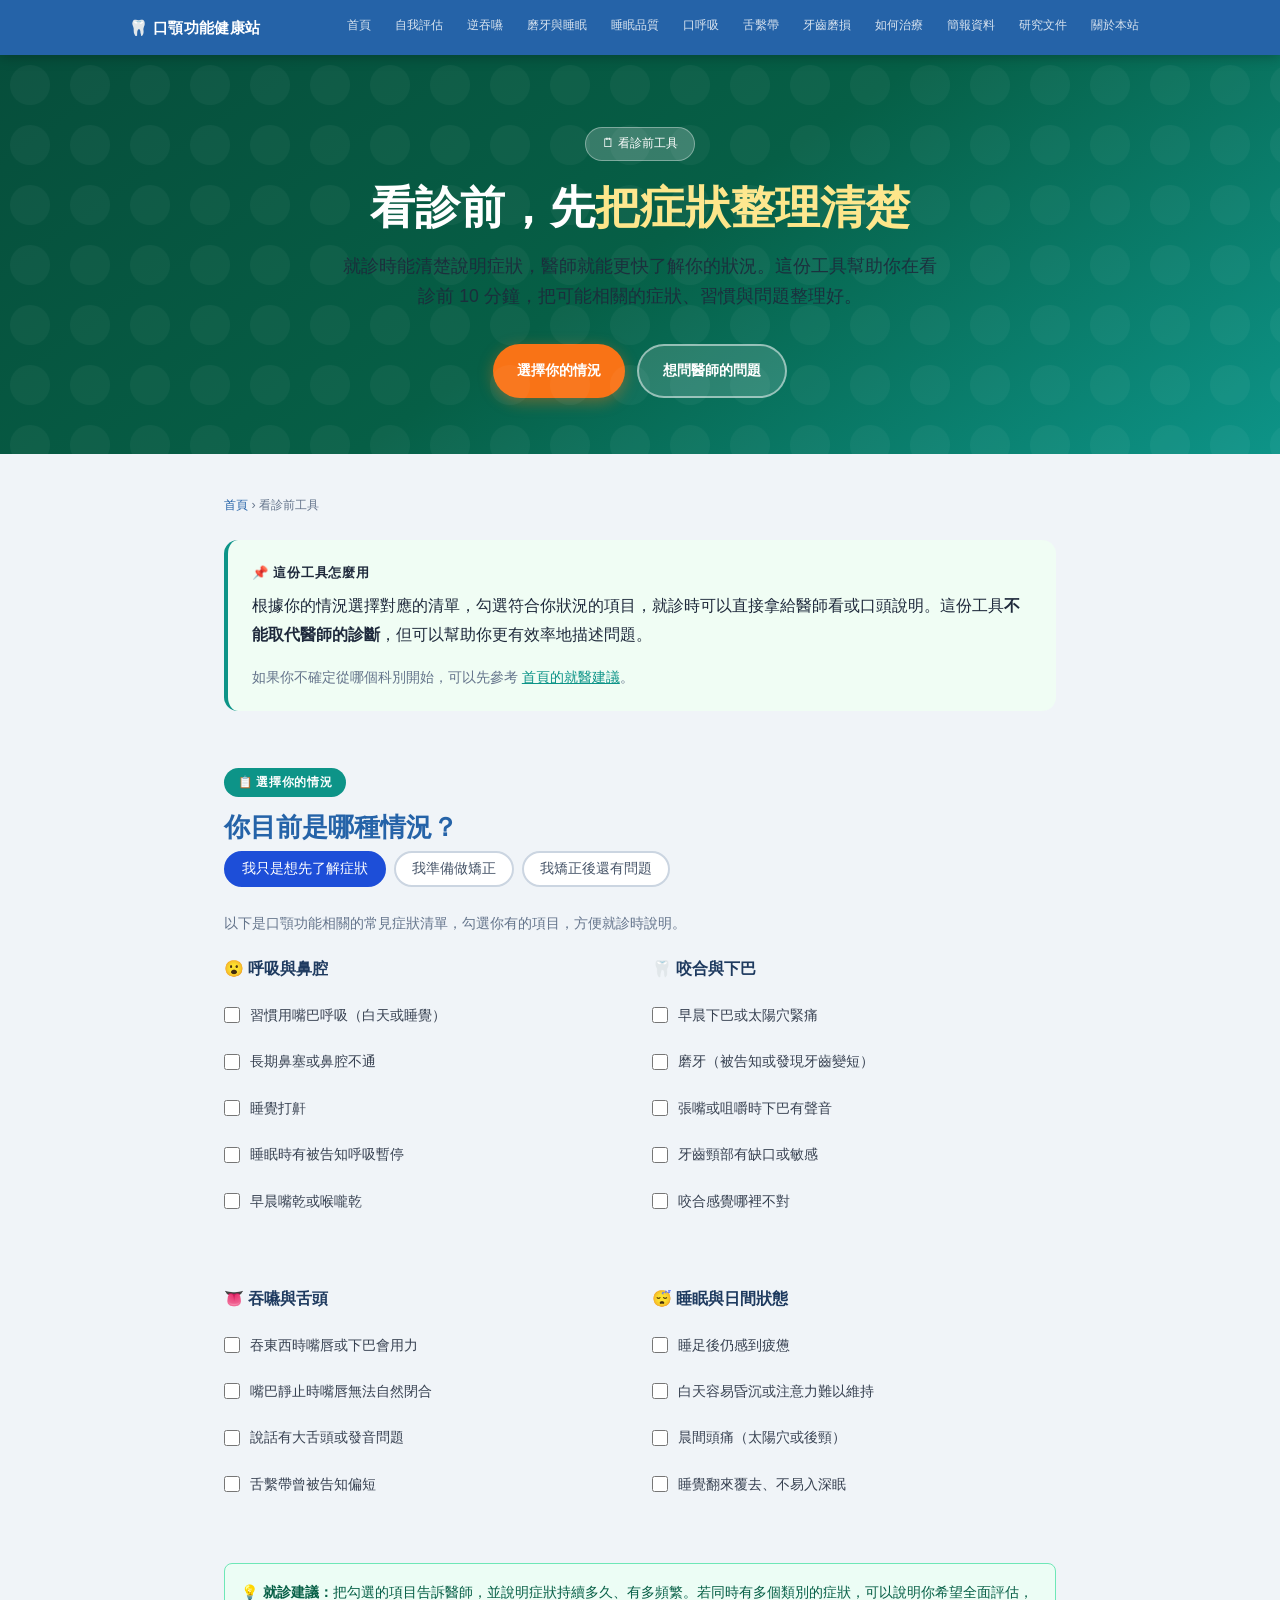
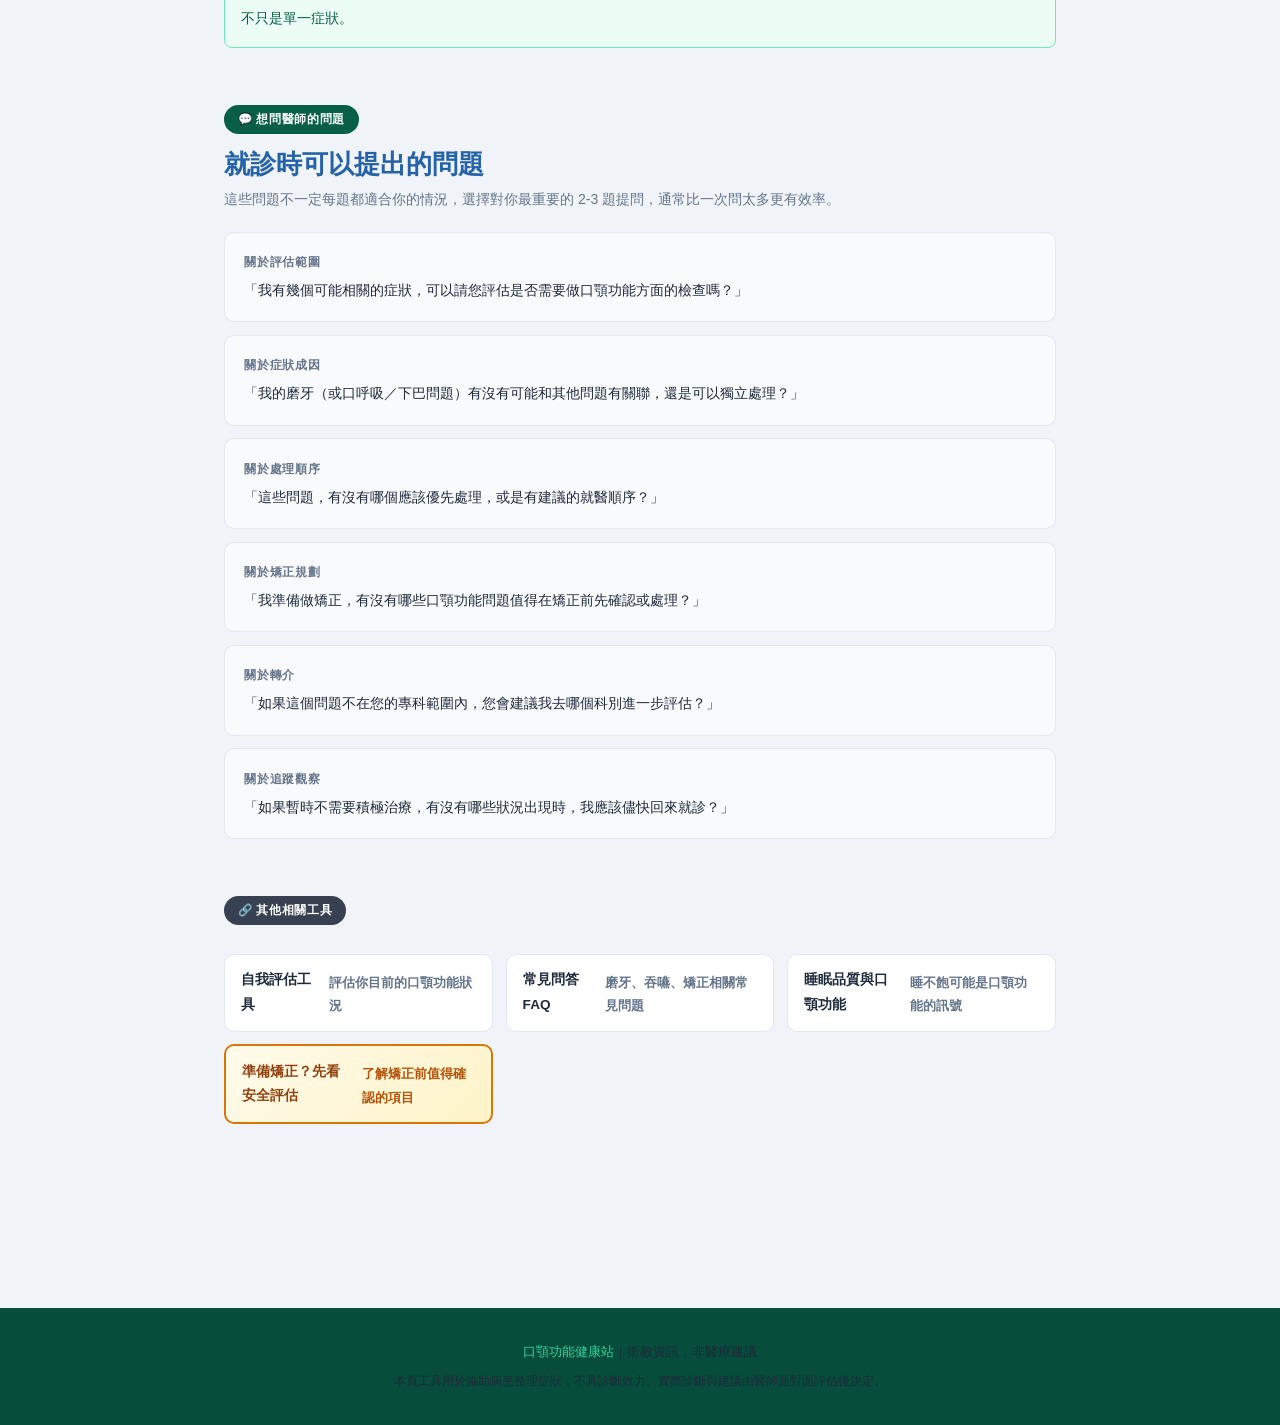
<file: pre-visit.html>
<!DOCTYPE html>
<html lang="zh-TW">
<head>
  <meta charset="UTF-8">
  <meta name="viewport" content="width=device-width, initial-scale=1.0">
  <meta name="description" content="看診前症狀整理工具｜整理你的口顎功能、睡眠與呼吸相關症狀，讓就診時更順暢。適合初次就診、準備矯正或矯正後仍有問題的患者。">
  <meta property="og:title" content="看診前症狀整理清單｜口顎功能健康站">
  <meta property="og:description" content="看診前花10分鐘整理症狀，就診時更容易讓醫師理解你的狀況。">
  <meta property="og:type" content="article">
  <title>看診前症狀整理清單｜口顎功能健康站</title>
  <link rel="stylesheet" href="style.css">
  <style>
    .checklist-section { margin-bottom: 2rem; }
    .checklist-section h3 { font-size:1rem; color:#1e3a5f; margin:0 0 .8rem; }
    .check-item { display:flex; align-items:flex-start; gap:.6rem; margin-bottom:.55rem; cursor:pointer; }
    .check-item input[type="checkbox"] { margin-top:.15rem; width:1rem; height:1rem; flex-shrink:0; accent-color:#1d4ed8; cursor:pointer; }
    .check-item label { font-size:.9rem; color:#374151; line-height:1.5; cursor:pointer; }
    .check-item input:checked + label { color:#1d4ed8; }
    .question-card { background:#f8fafc; border:1px solid #e2e8f0; border-radius:10px; padding:1.2rem; margin-bottom:.8rem; }
    .question-card .q-label { font-size:.72rem; font-weight:700; color:#64748b; text-transform:uppercase; letter-spacing:.06em; margin-bottom:.4rem; }
    .question-card p { margin:0; font-size:.9rem; color:#1e293b; line-height:1.6; }
    .situation-tabs { display:flex; gap:.5rem; flex-wrap:wrap; margin-bottom:1.5rem; }
    .sit-tab { padding:.45rem 1rem; border:2px solid #cbd5e1; border-radius:20px; font-size:.85rem; cursor:pointer; background:white; color:#475569; transition:.2s; }
    .sit-tab.active { background:#1d4ed8; border-color:#1d4ed8; color:white; }
    .situation-block { display:none; }
    .situation-block.active { display:block; }
    @media print {
      .site-nav, .hero, .breadcrumb, .situation-tabs, footer { display:none; }
      .situation-block { display:block !important; }
      body { font-size:12px; }
    }
  </style>
</head>
<body>

<nav class="site-nav">
  <div class="nav-inner">
    <a href="index.html" class="nav-logo">🦷 口顎功能健康站</a>
    <ul class="nav-links">
      <li><a href="index.html">首頁</a></li>
      <li><a href="self-check.html">自我評估</a></li>
      <li><a href="tongue-thrust.html">逆吞嚥</a></li>
      <li><a href="osa-bruxism.html">磨牙與睡眠</a></li>
      <li><a href="sleep-quality.html">睡眠品質</a></li>
      <li><a href="mouth-breathing.html">口呼吸</a></li>
      <li><a href="ankyloglossia.html">舌繫帶</a></li>
      <li><a href="ncls.html">牙齒磨損</a></li>
      <li><a href="omt.html">如何治療</a></li>
      <li><a href="presentations.html">簡報資料</a></li>
      <li><a href="research.html">研究文件</a></li>
      <li><a href="about.html">關於本站</a></li>
    </ul>
  </div>
</nav>

<div class="hero" style="background:linear-gradient(145deg,#064e3b,#065f46,#0d9488);">
  <div class="tag">🗒 看診前工具</div>
  <h1>看診前，先<em>把症狀整理清楚</em></h1>
  <p class="sub">就診時能清楚說明症狀，醫師就能更快了解你的狀況。這份工具幫助你在看診前 10 分鐘，把可能相關的症狀、習慣與問題整理好。</p>
  <div class="hero-btns">
    <a href="#situation" class="btn btn-primary">選擇你的情況</a>
    <a href="#questions-to-ask" class="btn btn-outline">想問醫師的問題</a>
  </div>
</div>

<main>
  <div class="breadcrumb"><a href="index.html">首頁</a> › 看診前工具</div>

  <!-- 說明 -->
  <section>
    <div class="hl" style="border-left:4px solid #0d9488; background:#f0fdf4;">
      <div class="title">📌 這份工具怎麼用</div>
      <p>根據你的情況選擇對應的清單，勾選符合你狀況的項目，就診時可以直接拿給醫師看或口頭說明。這份工具<strong>不能取代醫師的診斷</strong>，但可以幫助你更有效率地描述問題。</p>
      <p style="margin-bottom:0; font-size:.85rem; color:#64748b;">如果你不確定從哪個科別開始，可以先參考 <a href="index.html#seek-help" style="color:#0d9488;">首頁的就醫建議</a>。</p>
    </div>
  </section>

  <!-- 情況選擇 -->
  <section id="situation">
    <div class="section-label" style="background:#0d9488;">📋 選擇你的情況</div>
    <h2>你目前是哪種情況？</h2>
    <div class="situation-tabs">
      <button class="sit-tab active" onclick="switchSituation('general', this)">我只是想先了解症狀</button>
      <button class="sit-tab" onclick="switchSituation('ortho', this)">我準備做矯正</button>
      <button class="sit-tab" onclick="switchSituation('post-ortho', this)">我矯正後還有問題</button>
    </div>

    <!-- 一般症狀 -->
    <div class="situation-block active" id="sit-general">
      <p style="font-size:.88rem; color:#64748b; margin-bottom:1.2rem;">以下是口顎功能相關的常見症狀清單，勾選你有的項目，方便就診時說明。</p>

      <div style="display:grid; grid-template-columns:1fr 1fr; gap:1.5rem;">
        <div class="checklist-section">
          <h3>😮 呼吸與鼻腔</h3>
          <div class="check-item"><input type="checkbox" id="g1"><label for="g1">習慣用嘴巴呼吸（白天或睡覺）</label></div>
          <div class="check-item"><input type="checkbox" id="g2"><label for="g2">長期鼻塞或鼻腔不通</label></div>
          <div class="check-item"><input type="checkbox" id="g3"><label for="g3">睡覺打鼾</label></div>
          <div class="check-item"><input type="checkbox" id="g4"><label for="g4">睡眠時有被告知呼吸暫停</label></div>
          <div class="check-item"><input type="checkbox" id="g5"><label for="g5">早晨嘴乾或喉嚨乾</label></div>
        </div>
        <div class="checklist-section">
          <h3>🦷 咬合與下巴</h3>
          <div class="check-item"><input type="checkbox" id="g6"><label for="g6">早晨下巴或太陽穴緊痛</label></div>
          <div class="check-item"><input type="checkbox" id="g7"><label for="g7">磨牙（被告知或發現牙齒變短）</label></div>
          <div class="check-item"><input type="checkbox" id="g8"><label for="g8">張嘴或咀嚼時下巴有聲音</label></div>
          <div class="check-item"><input type="checkbox" id="g9"><label for="g9">牙齒頸部有缺口或敏感</label></div>
          <div class="check-item"><input type="checkbox" id="g10"><label for="g10">咬合感覺哪裡不對</label></div>
        </div>
        <div class="checklist-section">
          <h3>👅 吞嚥與舌頭</h3>
          <div class="check-item"><input type="checkbox" id="g11"><label for="g11">吞東西時嘴唇或下巴會用力</label></div>
          <div class="check-item"><input type="checkbox" id="g12"><label for="g12">嘴巴靜止時嘴唇無法自然閉合</label></div>
          <div class="check-item"><input type="checkbox" id="g13"><label for="g13">說話有大舌頭或發音問題</label></div>
          <div class="check-item"><input type="checkbox" id="g14"><label for="g14">舌繫帶曾被告知偏短</label></div>
        </div>
        <div class="checklist-section">
          <h3>😴 睡眠與日間狀態</h3>
          <div class="check-item"><input type="checkbox" id="g15"><label for="g15">睡足後仍感到疲憊</label></div>
          <div class="check-item"><input type="checkbox" id="g16"><label for="g16">白天容易昏沉或注意力難以維持</label></div>
          <div class="check-item"><input type="checkbox" id="g17"><label for="g17">晨間頭痛（太陽穴或後頸）</label></div>
          <div class="check-item"><input type="checkbox" id="g18"><label for="g18">睡覺翻來覆去、不易入深眠</label></div>
        </div>
      </div>

      <div style="margin-top:1.2rem; padding:1rem; background:#ecfdf5; border-radius:8px; border:1px solid #6ee7b7;">
        <p style="margin:0; font-size:.88rem; color:#065f46;"><strong>💡 就診建議：</strong>把勾選的項目告訴醫師，並說明症狀持續多久、有多頻繁。若同時有多個類別的症狀，可以說明你希望全面評估，不只是單一症狀。</p>
      </div>
    </div>

    <!-- 準備矯正 -->
    <div class="situation-block" id="sit-ortho">
      <p style="font-size:.88rem; color:#64748b; margin-bottom:1.2rem;">準備矯正前，主動告知醫師這些口顎功能問題，有助於更完整的治療規劃。</p>

      <div style="display:grid; grid-template-columns:1fr 1fr; gap:1.5rem;">
        <div class="checklist-section">
          <h3>⚠️ 治療前值得告知的症狀</h3>
          <div class="check-item"><input type="checkbox" id="o1"><label for="o1">打鼾或睡眠呼吸暫停（已診斷或疑似）</label></div>
          <div class="check-item"><input type="checkbox" id="o2"><label for="o2">早晨下巴痠痛或晨間頭痛</label></div>
          <div class="check-item"><input type="checkbox" id="o3"><label for="o3">習慣口呼吸</label></div>
          <div class="check-item"><input type="checkbox" id="o4"><label for="o4">吞嚥時嘴唇或下巴用力</label></div>
          <div class="check-item"><input type="checkbox" id="o5"><label for="o5">舌繫帶曾被告知偏短</label></div>
          <div class="check-item"><input type="checkbox" id="o6"><label for="o6">過去矯正後牙齒快速反彈</label></div>
        </div>
        <div class="checklist-section">
          <h3>🦷 牙齒與咬合狀況</h3>
          <div class="check-item"><input type="checkbox" id="o7"><label for="o7">磨牙或夜間咬合過緊</label></div>
          <div class="check-item"><input type="checkbox" id="o8"><label for="o8">牙齒有明顯磨損或高度不均</label></div>
          <div class="check-item"><input type="checkbox" id="o9"><label for="o9">目前或過去有顳顎關節問題</label></div>
          <div class="check-item"><input type="checkbox" id="o10"><label for="o10">張嘴受限或有彈響聲</label></div>
        </div>
      </div>

      <div style="margin-top:1.2rem; padding:1rem; background:#fffbeb; border-radius:8px; border:1px solid #fcd34d;">
        <p style="margin:0; font-size:.88rem; color:#92400e;"><strong>💡 矯正前建議：</strong>這些問題不一定會影響你做矯正的資格，但主動說明有助於醫師判斷是否需要在矯正前先處理，或在治療計畫中納入考量。建議在初診時就提出，而不是等到矯正途中。</p>
      </div>

      <div style="margin-top:1rem; padding:1rem; background:#eff6ff; border-radius:8px; border:1px solid #bfdbfe;">
        <p style="margin:0; font-size:.88rem; color:#1e40af;">→ 想了解更多矯正前口顎功能評估的資訊，可參考 <a href="index.html#ortho-safety" style="color:#1d4ed8; font-weight:700;">矯正安全評估頁面</a>。</p>
      </div>
    </div>

    <!-- 矯正後問題 -->
    <div class="situation-block" id="sit-post-ortho">
      <p style="font-size:.88rem; color:#64748b; margin-bottom:1.2rem;">矯正後仍有問題，整理清楚症狀與時間軸，有助於醫師評估後續處理方向。</p>

      <div style="display:grid; grid-template-columns:1fr 1fr; gap:1.5rem;">
        <div class="checklist-section">
          <h3>📅 症狀時間軸</h3>
          <div class="check-item"><input type="checkbox" id="p1"><label for="p1">矯正結束後症狀立即出現</label></div>
          <div class="check-item"><input type="checkbox" id="p2"><label for="p2">矯正結束幾個月後才開始</label></div>
          <div class="check-item"><input type="checkbox" id="p3"><label for="p3">保持器戴得不規律後開始</label></div>
          <div class="check-item"><input type="checkbox" id="p4"><label for="p4">原本矯正前就有，矯正後更嚴重</label></div>
        </div>
        <div class="checklist-section">
          <h3>⚠️ 目前有的症狀</h3>
          <div class="check-item"><input type="checkbox" id="p5"><label for="p5">牙齒又開始移位或出現縫隙</label></div>
          <div class="check-item"><input type="checkbox" id="p6"><label for="p6">咬合感覺和以前不同</label></div>
          <div class="check-item"><input type="checkbox" id="p7"><label for="p7">下巴痠痛或有彈響聲</label></div>
          <div class="check-item"><input type="checkbox" id="p8"><label for="p8">磨牙狀況變嚴重</label></div>
          <div class="check-item"><input type="checkbox" id="p9"><label for="p9">牙齦退縮或牙齒敏感</label></div>
          <div class="check-item"><input type="checkbox" id="p10"><label for="p10">對矯正結果不滿意，想了解原因</label></div>
        </div>
      </div>

      <div style="margin-top:1.2rem; padding:1rem; background:#fef2f2; border-radius:8px; border:1px solid #fca5a5;">
        <p style="margin:0; font-size:.88rem; color:#991b1b;"><strong>💡 就診建議：</strong>先回到原矯正醫師說明狀況，描述症狀開始時間與保持器使用狀況。如需要，可以請求轉介評估或尋求第二意見。「矯正後問題」相關資訊，本站後續會補充完整內容。</p>
      </div>
    </div>
  </section>

  <!-- 想問醫師的問題 -->
  <section id="questions-to-ask">
    <div class="section-label" style="background:#065f46;">💬 想問醫師的問題</div>
    <h2>就診時可以提出的問題</h2>
    <p style="color:#64748b; font-size:.88rem; margin-bottom:1.2rem;">這些問題不一定每題都適合你的情況，選擇對你最重要的 2-3 題提問，通常比一次問太多更有效率。</p>

    <div class="question-card">
      <div class="q-label">關於評估範圍</div>
      <p>「我有幾個可能相關的症狀，可以請您評估是否需要做口顎功能方面的檢查嗎？」</p>
    </div>
    <div class="question-card">
      <div class="q-label">關於症狀成因</div>
      <p>「我的磨牙（或口呼吸／下巴問題）有沒有可能和其他問題有關聯，還是可以獨立處理？」</p>
    </div>
    <div class="question-card">
      <div class="q-label">關於處理順序</div>
      <p>「這些問題，有沒有哪個應該優先處理，或是有建議的就醫順序？」</p>
    </div>
    <div class="question-card">
      <div class="q-label">關於矯正規劃</div>
      <p>「我準備做矯正，有沒有哪些口顎功能問題值得在矯正前先確認或處理？」</p>
    </div>
    <div class="question-card">
      <div class="q-label">關於轉介</div>
      <p>「如果這個問題不在您的專科範圍內，您會建議我去哪個科別進一步評估？」</p>
    </div>
    <div class="question-card">
      <div class="q-label">關於追蹤觀察</div>
      <p>「如果暫時不需要積極治療，有沒有哪些狀況出現時，我應該儘快回來就診？」</p>
    </div>
  </section>

  <!-- 相關工具導流 -->
  <section>
    <div class="section-label" style="background:#374151;">🔗 其他相關工具</div>
    <div class="related-grid" style="margin-top:1rem;">
      <a href="self-check.html" class="related-link">
        <span style="font-weight:700;">自我評估工具</span>
        <span style="font-size:.82rem; color:#64748b; display:block; margin-top:.2rem;">評估你目前的口顎功能狀況</span>
      </a>
      <a href="index.html#faq" class="related-link">
        <span style="font-weight:700;">常見問答 FAQ</span>
        <span style="font-size:.82rem; color:#64748b; display:block; margin-top:.2rem;">磨牙、吞嚥、矯正相關常見問題</span>
      </a>
      <a href="sleep-quality.html" class="related-link">
        <span style="font-weight:700;">睡眠品質與口顎功能</span>
        <span style="font-size:.82rem; color:#64748b; display:block; margin-top:.2rem;">睡不飽可能是口顎功能的訊號</span>
      </a>
      <a href="index.html#ortho-safety" class="related-link" style="background:linear-gradient(135deg,#fffbeb,#fef3c7); border:2px solid #d97706;">
        <span style="font-weight:700; color:#92400e;">準備矯正？先看安全評估</span>
        <span style="font-size:.82rem; color:#b45309; display:block; margin-top:.2rem;">了解矯正前值得確認的項目</span>
      </a>
    </div>
  </section>

</main>

<footer style="background:#064e3b; color:#6ee7b7; text-align:center; padding:2rem 1rem; font-size:.82rem; margin-top:3rem;">
  <p style="margin:0 0 .4rem;"><a href="index.html" style="color:#34d399; text-decoration:none;">口顎功能健康站</a>｜衛教資訊，非醫療建議</p>
  <p style="margin:0; font-size:.78rem;">本頁工具用於協助病患整理症狀，不具診斷效力。實際診斷與建議由醫師面對面評估後決定。</p>
</footer>

<script>
function switchSituation(id, btn) {
  document.querySelectorAll('.situation-block').forEach(b => b.classList.remove('active'));
  document.querySelectorAll('.sit-tab').forEach(t => t.classList.remove('active'));
  document.getElementById('sit-' + id).classList.add('active');
  btn.classList.add('active');
}
</script>

</body>
</html>
</file>
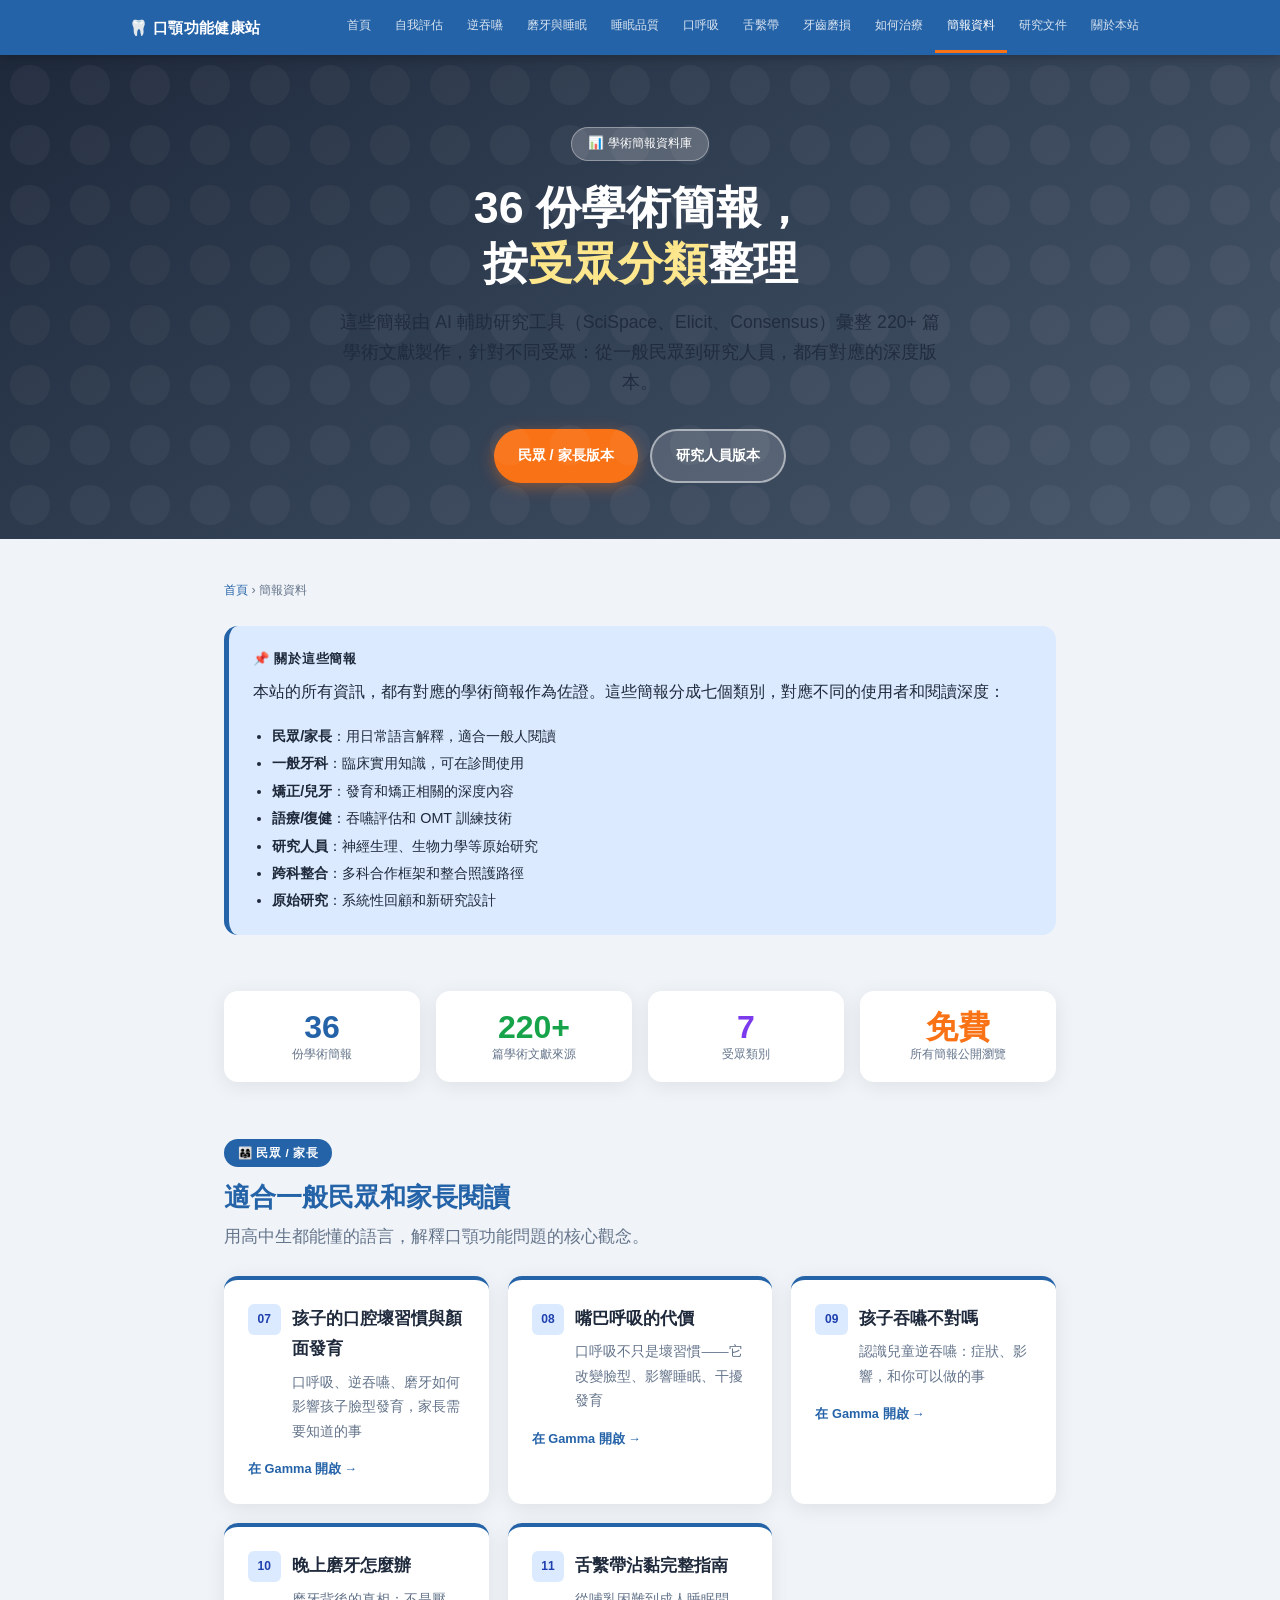
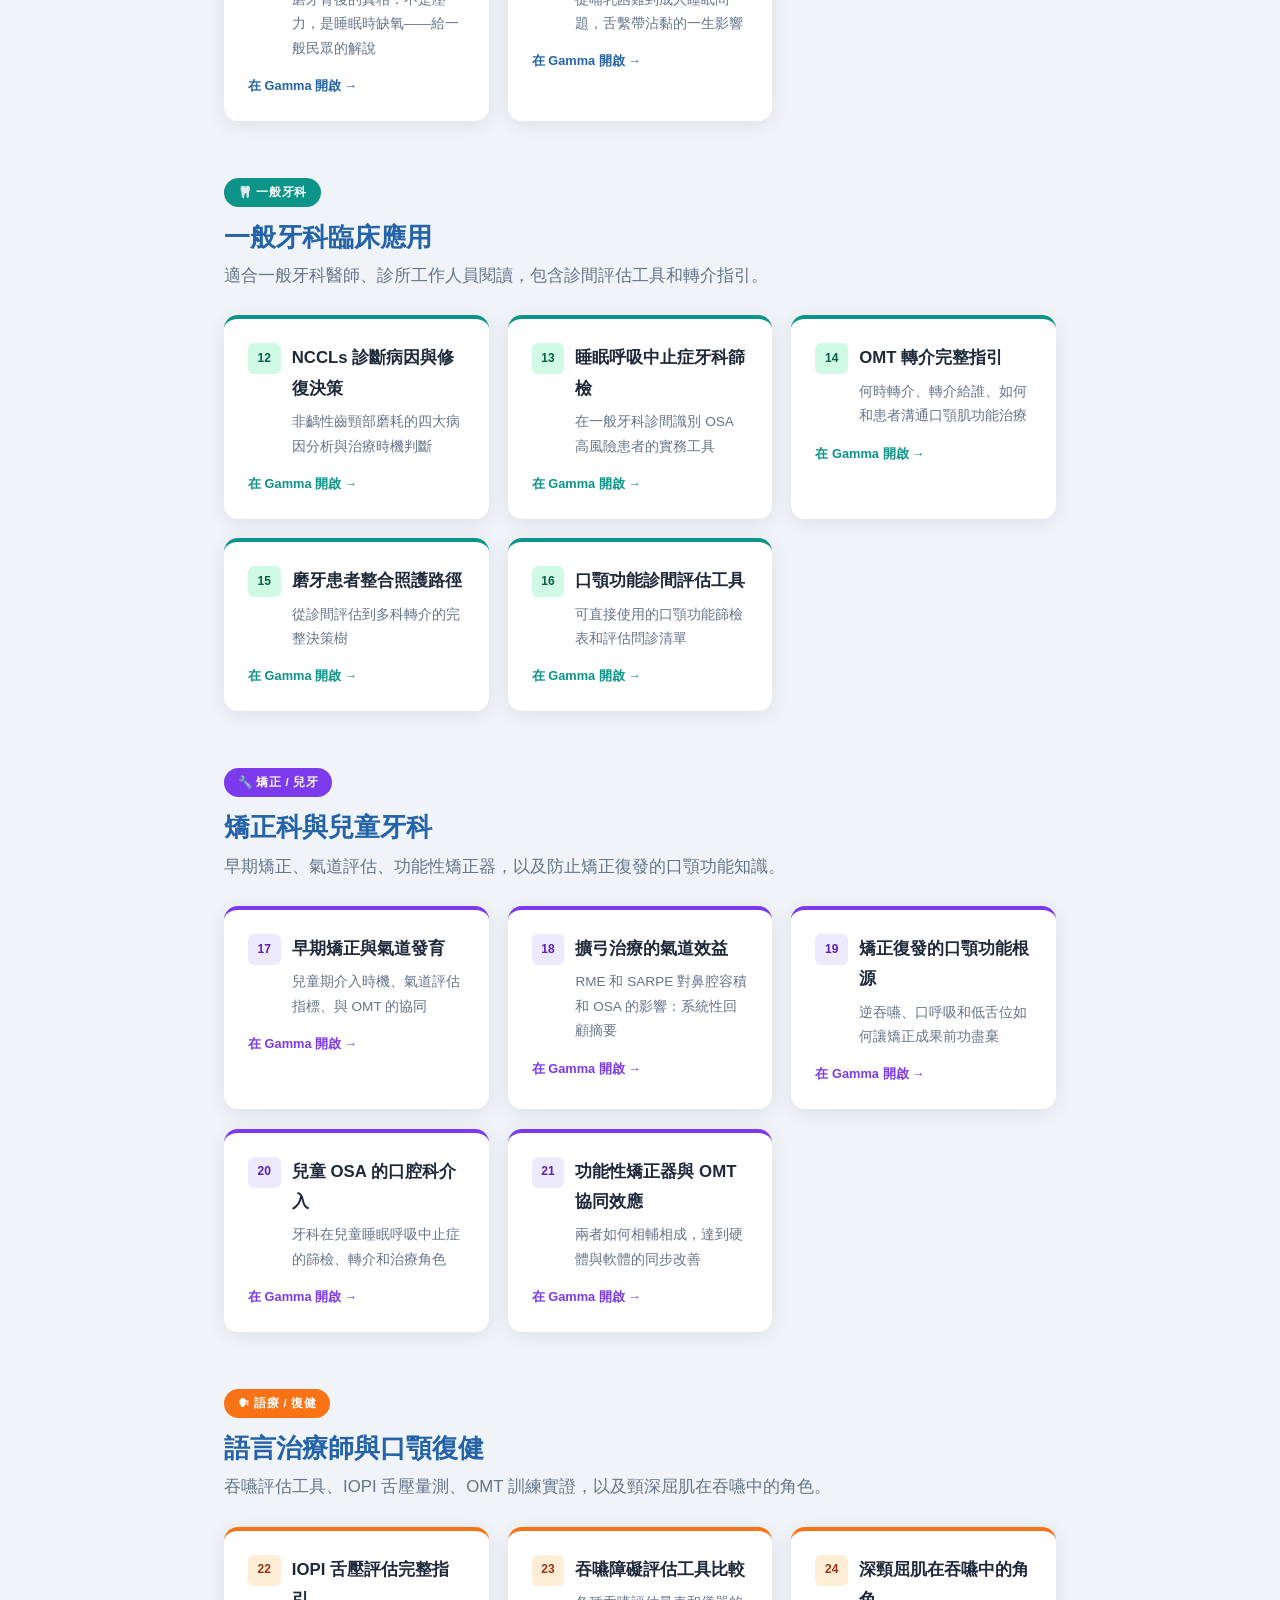
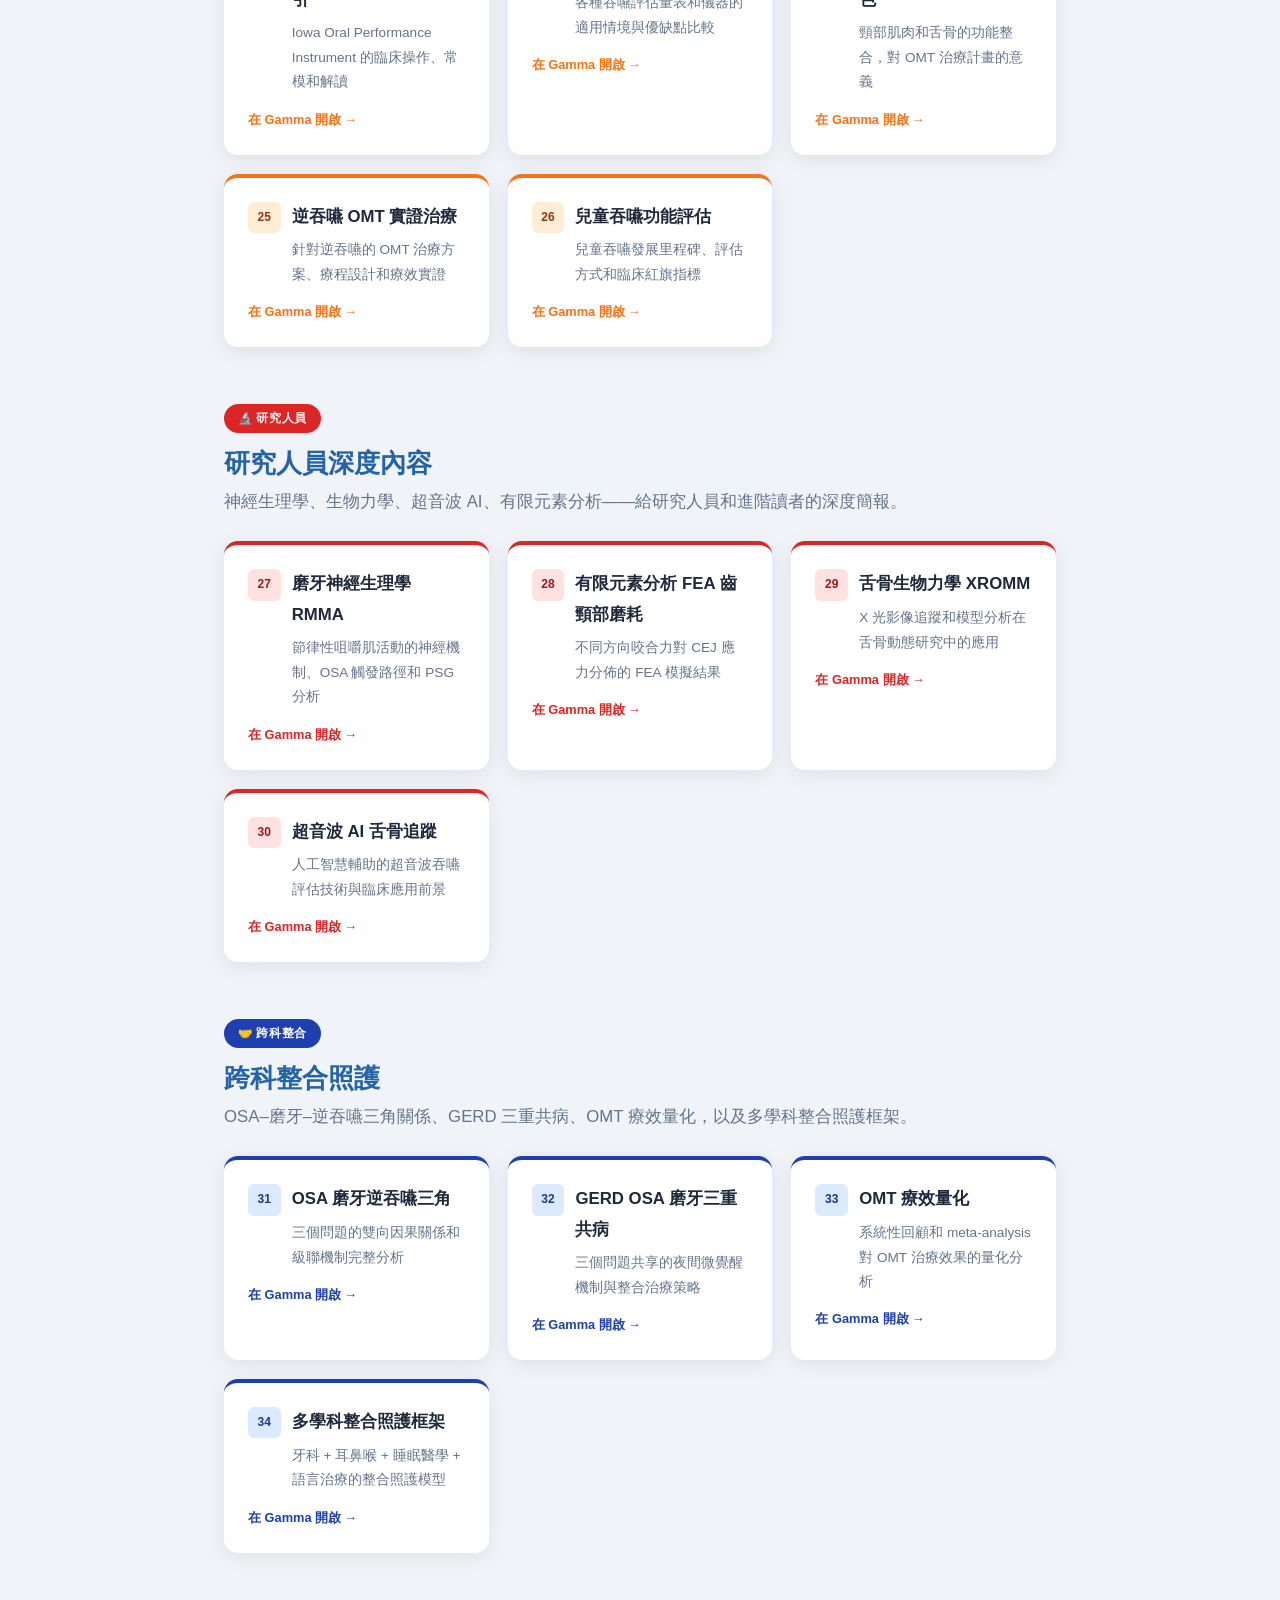
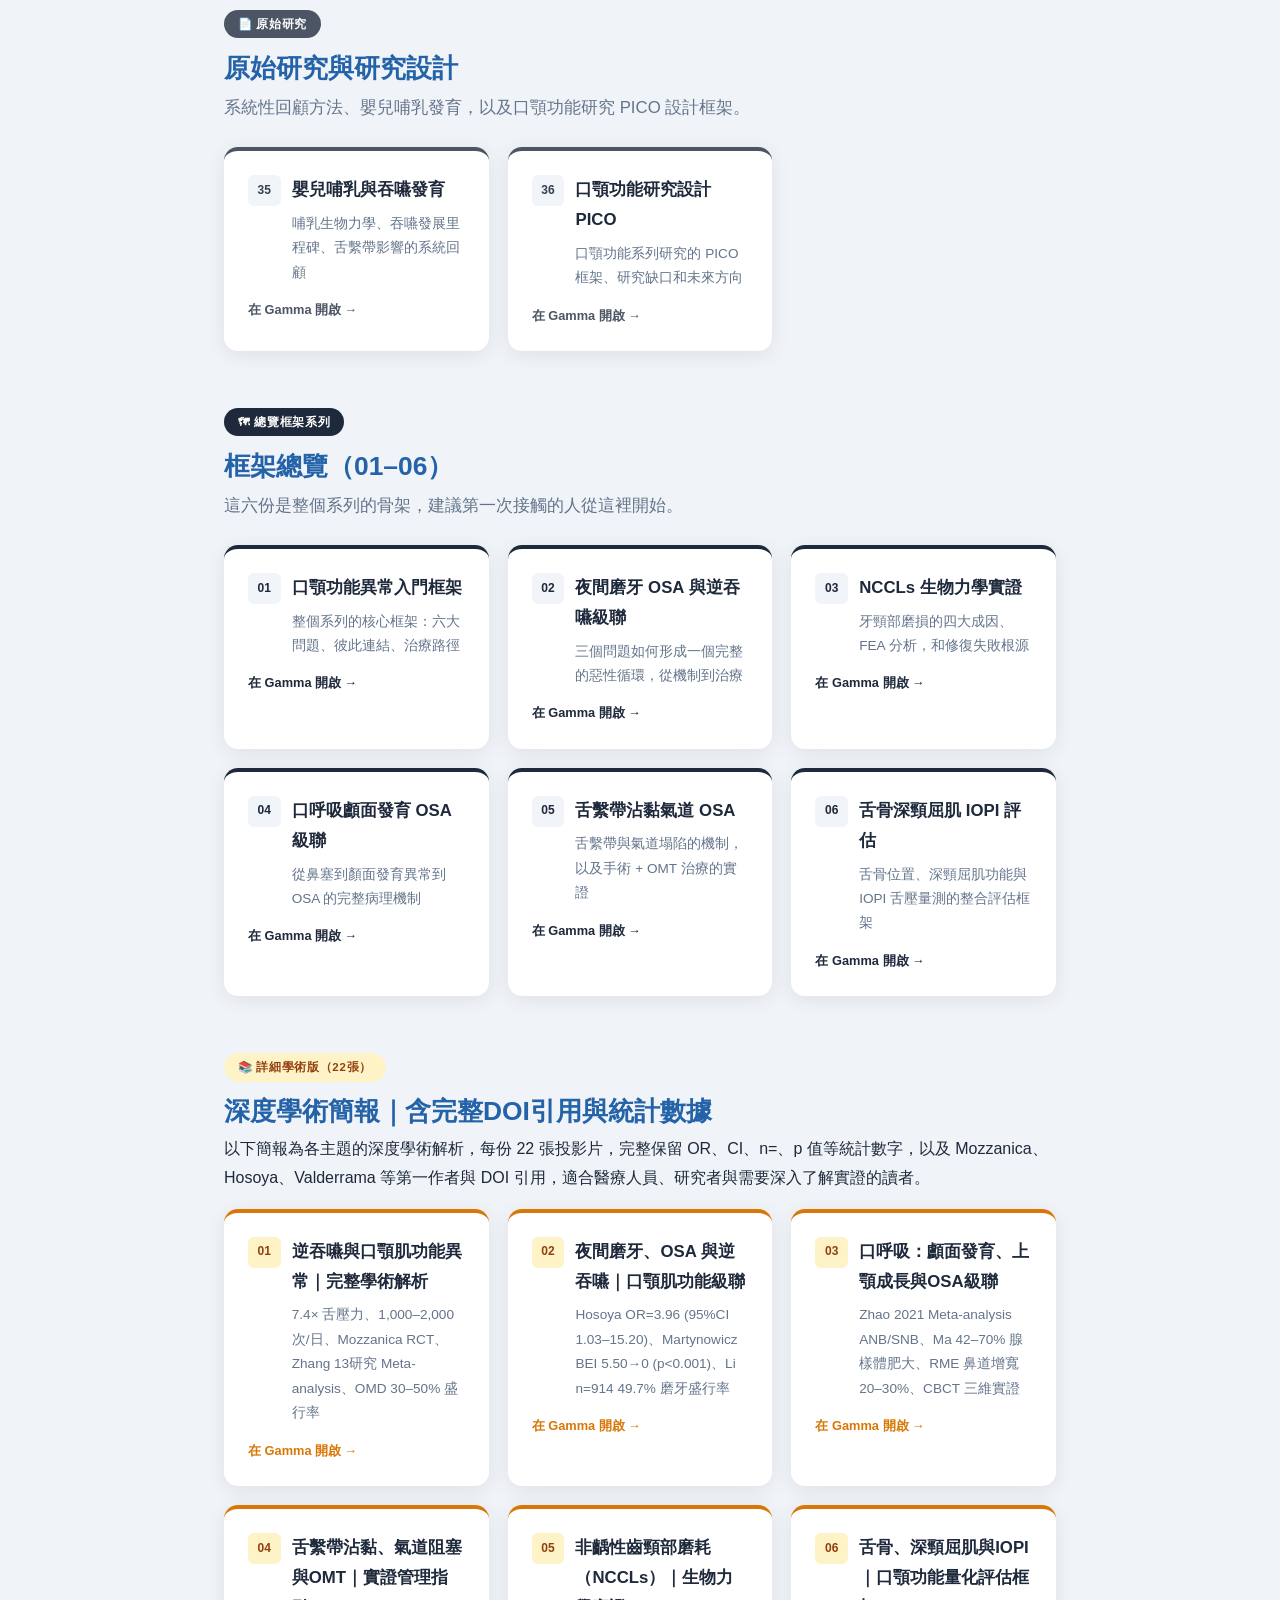
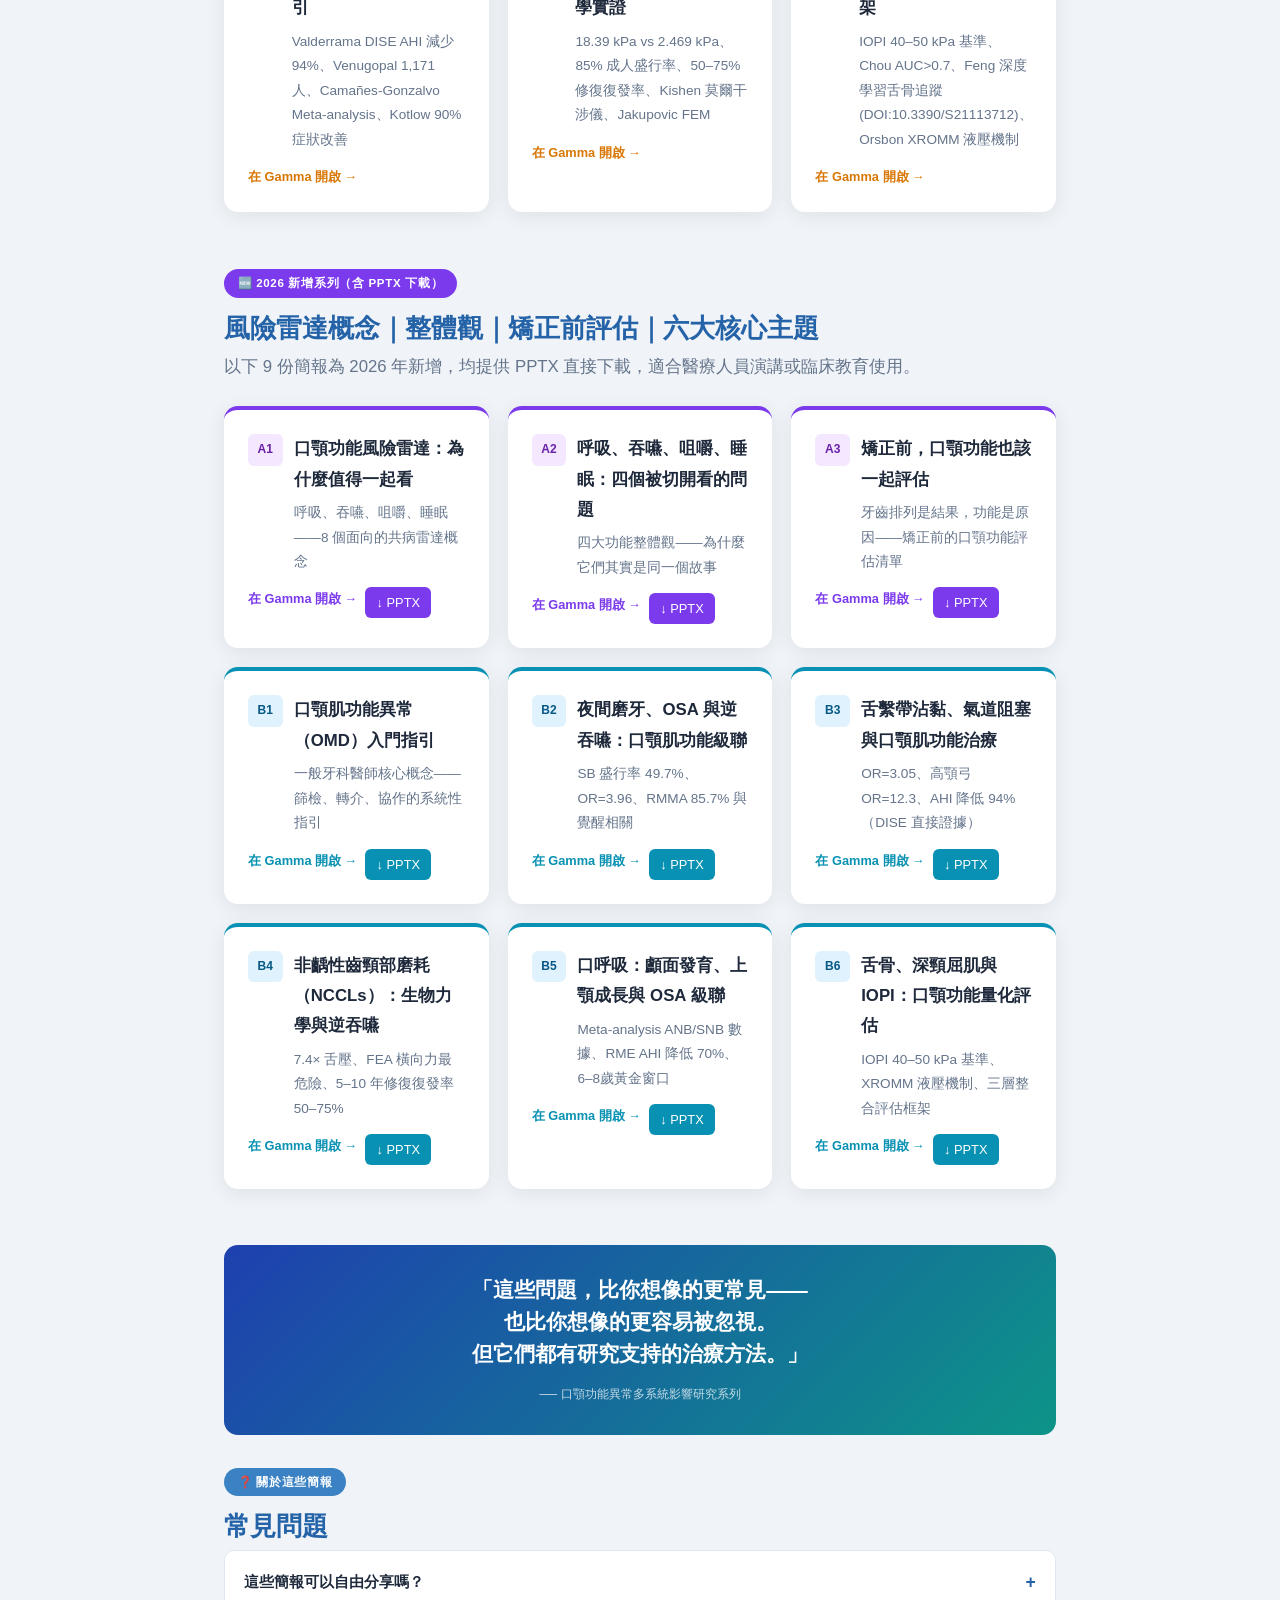
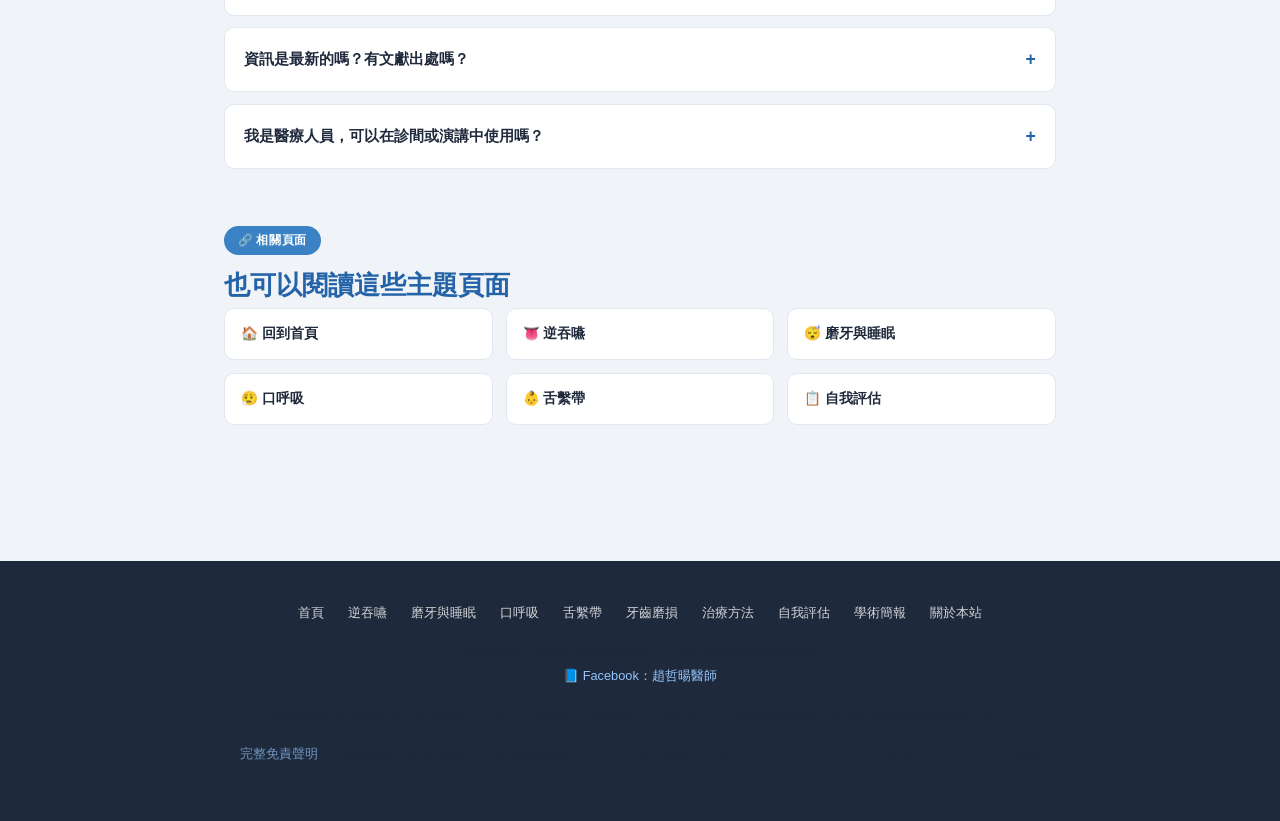
<file: presentations.html>
<!DOCTYPE html>
<html lang="zh-TW">
<head>
  <meta charset="UTF-8">
  <meta name="viewport" content="width=device-width, initial-scale=1.0">
  <meta name="description" content="36 份口顎功能學術簡報｜趙哲暘醫師整理，涵蓋逆吞嚥、磨牙、口呼吸、舌繫帶等六大主題，分為入門、進階、患者、英文版本，由 Gamma AI 製作。">
  <meta property="og:title" content="36 份學術簡報資料｜口顎功能健康站">
  <meta property="og:description" content="六大主題、五種層次、36 份互動式學術簡報，適合患者、家長、醫師與治療師閱讀。">
  <meta property="og:type" content="website">
  <title>36 份學術簡報資料｜口顎功能健康站</title>
  <link rel="stylesheet" href="style.css">
</head>
<body>

<nav class="site-nav">
  <div class="nav-inner">
    <a href="index.html" class="nav-logo">🦷 口顎功能健康站</a>
    <ul class="nav-links">
      <li><a href="index.html">首頁</a></li>
      <li><a href="self-check.html">自我評估</a></li>
      <li><a href="tongue-thrust.html">逆吞嚥</a></li>
      <li><a href="osa-bruxism.html">磨牙與睡眠</a></li>
      <li><a href="sleep-quality.html">睡眠品質</a></li>
      <li><a href="mouth-breathing.html">口呼吸</a></li>
      <li><a href="ankyloglossia.html">舌繫帶</a></li>
      <li><a href="ncls.html">牙齒磨損</a></li>
      <li><a href="omt.html">如何治療</a></li>
      <li><a href="presentations.html" class="active">簡報資料</a></li>
      <li><a href="research.html">研究文件</a></li>
      <li><a href="about.html">關於本站</a></li>
    </ul>
  </div>
</nav>

<div class="hero" style="background:linear-gradient(145deg,#1e293b,#334155,#475569);">
  <div class="tag">📊 學術簡報資料庫</div>
  <h1>36 份學術簡報，<br>按<em>受眾分類</em>整理</h1>
  <p class="sub">這些簡報由 AI 輔助研究工具（SciSpace、Elicit、Consensus）彙整 220+ 篇學術文獻製作，針對不同受眾：從一般民眾到研究人員，都有對應的深度版本。</p>
  <div class="hero-btns">
    <a href="#public" class="btn btn-primary">民眾 / 家長版本</a>
    <a href="#research" class="btn btn-outline">研究人員版本</a>
  </div>
</div>

<main>
  <div class="breadcrumb"><a href="index.html">首頁</a> › 簡報資料</div>

  <!-- 說明 -->
  <section>
    <div class="hl hl-blue">
      <div class="title">📌 關於這些簡報</div>
      <p>本站的所有資訊，都有對應的學術簡報作為佐證。這些簡報分成七個類別，對應不同的使用者和閱讀深度：</p>
      <ul style="margin-left:1.2rem; font-size:.9rem; line-height:1.9; margin-bottom:0;">
        <li><strong>民眾/家長</strong>：用日常語言解釋，適合一般人閱讀</li>
        <li><strong>一般牙科</strong>：臨床實用知識，可在診間使用</li>
        <li><strong>矯正/兒牙</strong>：發育和矯正相關的深度內容</li>
        <li><strong>語療/復健</strong>：吞嚥評估和 OMT 訓練技術</li>
        <li><strong>研究人員</strong>：神經生理、生物力學等原始研究</li>
        <li><strong>跨科整合</strong>：多科合作框架和整合照護路徑</li>
        <li><strong>原始研究</strong>：系統性回顧和新研究設計</li>
      </ul>
    </div>
  </section>

  <!-- 統計 -->
  <section>
    <div class="stats">
      <div class="stat"><div class="num" style="color:#2563a8;">36</div><div class="unit">份學術簡報</div></div>
      <div class="stat"><div class="num" style="color:#16a34a;">220+</div><div class="unit">篇學術文獻來源</div></div>
      <div class="stat"><div class="num" style="color:#7c3aed;">7</div><div class="unit">受眾類別</div></div>
      <div class="stat"><div class="num" style="color:#f97316;">免費</div><div class="unit">所有簡報公開瀏覽</div></div>
    </div>
  </section>

  <!-- 民眾/家長 -->
  <section id="public">
    <div class="section-label" style="background:#2563a8;">👨‍👩‍👧 民眾 / 家長</div>
    <h2>適合一般民眾和家長閱讀</h2>
    <p class="lead">用高中生都能懂的語言，解釋口顎功能問題的核心觀念。</p>

    <div class="card-grid">
      <a href="https://gamma.app/docs/d2n9h6e1g43879o" target="_blank" class="card" style="text-decoration:none;color:inherit;border-top:4px solid #2563a8;transition:transform .15s;cursor:pointer;" onmouseover="this.style.transform='translateY(-3px)'" onmouseout="this.style.transform='none'">
        <div style="display:flex;gap:.7rem;align-items:flex-start;">
          <div style="background:#dbeafe;color:#1e40af;padding:.3rem .6rem;border-radius:6px;font-size:.75rem;font-weight:700;flex-shrink:0;">07</div>
          <div>
            <h3 style="margin:0 0 .4rem;">孩子的口腔壞習慣與顏面發育</h3>
            <p style="margin:0;font-size:.85rem;color:var(--muted);">口呼吸、逆吞嚥、磨牙如何影響孩子臉型發育，家長需要知道的事</p>
          </div>
        </div>
        <div style="margin-top:.8rem;font-size:.8rem;color:#2563a8;font-weight:600;">在 Gamma 開啟 →</div>
      </a>

      <a href="https://gamma.app/docs/cu6av07l8qelns4" target="_blank" class="card" style="text-decoration:none;color:inherit;border-top:4px solid #2563a8;transition:transform .15s;" onmouseover="this.style.transform='translateY(-3px)'" onmouseout="this.style.transform='none'">
        <div style="display:flex;gap:.7rem;align-items:flex-start;">
          <div style="background:#dbeafe;color:#1e40af;padding:.3rem .6rem;border-radius:6px;font-size:.75rem;font-weight:700;flex-shrink:0;">08</div>
          <div>
            <h3 style="margin:0 0 .4rem;">嘴巴呼吸的代價</h3>
            <p style="margin:0;font-size:.85rem;color:var(--muted);">口呼吸不只是壞習慣——它改變臉型、影響睡眠、干擾發育</p>
          </div>
        </div>
        <div style="margin-top:.8rem;font-size:.8rem;color:#2563a8;font-weight:600;">在 Gamma 開啟 →</div>
      </a>

      <a href="https://gamma.app/docs/ynzv4xgbwexxmeb" target="_blank" class="card" style="text-decoration:none;color:inherit;border-top:4px solid #2563a8;transition:transform .15s;" onmouseover="this.style.transform='translateY(-3px)'" onmouseout="this.style.transform='none'">
        <div style="display:flex;gap:.7rem;align-items:flex-start;">
          <div style="background:#dbeafe;color:#1e40af;padding:.3rem .6rem;border-radius:6px;font-size:.75rem;font-weight:700;flex-shrink:0;">09</div>
          <div>
            <h3 style="margin:0 0 .4rem;">孩子吞嚥不對嗎</h3>
            <p style="margin:0;font-size:.85rem;color:var(--muted);">認識兒童逆吞嚥：症狀、影響，和你可以做的事</p>
          </div>
        </div>
        <div style="margin-top:.8rem;font-size:.8rem;color:#2563a8;font-weight:600;">在 Gamma 開啟 →</div>
      </a>

      <a href="https://gamma.app/docs/x6litmlrvhydbi2" target="_blank" class="card" style="text-decoration:none;color:inherit;border-top:4px solid #2563a8;transition:transform .15s;" onmouseover="this.style.transform='translateY(-3px)'" onmouseout="this.style.transform='none'">
        <div style="display:flex;gap:.7rem;align-items:flex-start;">
          <div style="background:#dbeafe;color:#1e40af;padding:.3rem .6rem;border-radius:6px;font-size:.75rem;font-weight:700;flex-shrink:0;">10</div>
          <div>
            <h3 style="margin:0 0 .4rem;">晚上磨牙怎麼辦</h3>
            <p style="margin:0;font-size:.85rem;color:var(--muted);">磨牙背後的真相：不是壓力，是睡眠時缺氧——給一般民眾的解說</p>
          </div>
        </div>
        <div style="margin-top:.8rem;font-size:.8rem;color:#2563a8;font-weight:600;">在 Gamma 開啟 →</div>
      </a>

      <a href="https://gamma.app/docs/1v862b7lehhpal0" target="_blank" class="card" style="text-decoration:none;color:inherit;border-top:4px solid #2563a8;transition:transform .15s;" onmouseover="this.style.transform='translateY(-3px)'" onmouseout="this.style.transform='none'">
        <div style="display:flex;gap:.7rem;align-items:flex-start;">
          <div style="background:#dbeafe;color:#1e40af;padding:.3rem .6rem;border-radius:6px;font-size:.75rem;font-weight:700;flex-shrink:0;">11</div>
          <div>
            <h3 style="margin:0 0 .4rem;">舌繫帶沾黏完整指南</h3>
            <p style="margin:0;font-size:.85rem;color:var(--muted);">從哺乳困難到成人睡眠問題，舌繫帶沾黏的一生影響</p>
          </div>
        </div>
        <div style="margin-top:.8rem;font-size:.8rem;color:#2563a8;font-weight:600;">在 Gamma 開啟 →</div>
      </a>
    </div>
  </section>

  <!-- 一般牙科 -->
  <section>
    <div class="section-label" style="background:#0d9488;">🦷 一般牙科</div>
    <h2>一般牙科臨床應用</h2>
    <p class="lead">適合一般牙科醫師、診所工作人員閱讀，包含診間評估工具和轉介指引。</p>

    <div class="card-grid">
      <a href="https://gamma.app/docs/7j3j9eevd09sri7" target="_blank" class="card" style="text-decoration:none;color:inherit;border-top:4px solid #0d9488;transition:transform .15s;" onmouseover="this.style.transform='translateY(-3px)'" onmouseout="this.style.transform='none'">
        <div style="display:flex;gap:.7rem;align-items:flex-start;">
          <div style="background:#d1fae5;color:#065f46;padding:.3rem .6rem;border-radius:6px;font-size:.75rem;font-weight:700;flex-shrink:0;">12</div>
          <div>
            <h3 style="margin:0 0 .4rem;">NCCLs 診斷病因與修復決策</h3>
            <p style="margin:0;font-size:.85rem;color:var(--muted);">非齲性齒頸部磨耗的四大病因分析與治療時機判斷</p>
          </div>
        </div>
        <div style="margin-top:.8rem;font-size:.8rem;color:#0d9488;font-weight:600;">在 Gamma 開啟 →</div>
      </a>

      <a href="https://gamma.app/docs/bijibdg9yotne3f" target="_blank" class="card" style="text-decoration:none;color:inherit;border-top:4px solid #0d9488;transition:transform .15s;" onmouseover="this.style.transform='translateY(-3px)'" onmouseout="this.style.transform='none'">
        <div style="display:flex;gap:.7rem;align-items:flex-start;">
          <div style="background:#d1fae5;color:#065f46;padding:.3rem .6rem;border-radius:6px;font-size:.75rem;font-weight:700;flex-shrink:0;">13</div>
          <div>
            <h3 style="margin:0 0 .4rem;">睡眠呼吸中止症牙科篩檢</h3>
            <p style="margin:0;font-size:.85rem;color:var(--muted);">在一般牙科診間識別 OSA 高風險患者的實務工具</p>
          </div>
        </div>
        <div style="margin-top:.8rem;font-size:.8rem;color:#0d9488;font-weight:600;">在 Gamma 開啟 →</div>
      </a>

      <a href="https://gamma.app/docs/joj947e4bpdbzux" target="_blank" class="card" style="text-decoration:none;color:inherit;border-top:4px solid #0d9488;transition:transform .15s;" onmouseover="this.style.transform='translateY(-3px)'" onmouseout="this.style.transform='none'">
        <div style="display:flex;gap:.7rem;align-items:flex-start;">
          <div style="background:#d1fae5;color:#065f46;padding:.3rem .6rem;border-radius:6px;font-size:.75rem;font-weight:700;flex-shrink:0;">14</div>
          <div>
            <h3 style="margin:0 0 .4rem;">OMT 轉介完整指引</h3>
            <p style="margin:0;font-size:.85rem;color:var(--muted);">何時轉介、轉介給誰、如何和患者溝通口顎肌功能治療</p>
          </div>
        </div>
        <div style="margin-top:.8rem;font-size:.8rem;color:#0d9488;font-weight:600;">在 Gamma 開啟 →</div>
      </a>

      <a href="https://gamma.app/docs/qir5lthcrk2x3r1" target="_blank" class="card" style="text-decoration:none;color:inherit;border-top:4px solid #0d9488;transition:transform .15s;" onmouseover="this.style.transform='translateY(-3px)'" onmouseout="this.style.transform='none'">
        <div style="display:flex;gap:.7rem;align-items:flex-start;">
          <div style="background:#d1fae5;color:#065f46;padding:.3rem .6rem;border-radius:6px;font-size:.75rem;font-weight:700;flex-shrink:0;">15</div>
          <div>
            <h3 style="margin:0 0 .4rem;">磨牙患者整合照護路徑</h3>
            <p style="margin:0;font-size:.85rem;color:var(--muted);">從診間評估到多科轉介的完整決策樹</p>
          </div>
        </div>
        <div style="margin-top:.8rem;font-size:.8rem;color:#0d9488;font-weight:600;">在 Gamma 開啟 →</div>
      </a>

      <a href="https://gamma.app/docs/lyhfsftdf9m9zmw" target="_blank" class="card" style="text-decoration:none;color:inherit;border-top:4px solid #0d9488;transition:transform .15s;" onmouseover="this.style.transform='translateY(-3px)'" onmouseout="this.style.transform='none'">
        <div style="display:flex;gap:.7rem;align-items:flex-start;">
          <div style="background:#d1fae5;color:#065f46;padding:.3rem .6rem;border-radius:6px;font-size:.75rem;font-weight:700;flex-shrink:0;">16</div>
          <div>
            <h3 style="margin:0 0 .4rem;">口顎功能診間評估工具</h3>
            <p style="margin:0;font-size:.85rem;color:var(--muted);">可直接使用的口顎功能篩檢表和評估問診清單</p>
          </div>
        </div>
        <div style="margin-top:.8rem;font-size:.8rem;color:#0d9488;font-weight:600;">在 Gamma 開啟 →</div>
      </a>
    </div>
  </section>

  <!-- 矯正/兒牙 -->
  <section>
    <div class="section-label" style="background:#7c3aed;">🔧 矯正 / 兒牙</div>
    <h2>矯正科與兒童牙科</h2>
    <p class="lead">早期矯正、氣道評估、功能性矯正器，以及防止矯正復發的口顎功能知識。</p>

    <div class="card-grid">
      <a href="https://gamma.app/docs/6lsujpkh2eku522" target="_blank" class="card" style="text-decoration:none;color:inherit;border-top:4px solid #7c3aed;transition:transform .15s;" onmouseover="this.style.transform='translateY(-3px)'" onmouseout="this.style.transform='none'">
        <div style="display:flex;gap:.7rem;align-items:flex-start;">
          <div style="background:#ede9fe;color:#5b21b6;padding:.3rem .6rem;border-radius:6px;font-size:.75rem;font-weight:700;flex-shrink:0;">17</div>
          <div>
            <h3 style="margin:0 0 .4rem;">早期矯正與氣道發育</h3>
            <p style="margin:0;font-size:.85rem;color:var(--muted);">兒童期介入時機、氣道評估指標、與 OMT 的協同</p>
          </div>
        </div>
        <div style="margin-top:.8rem;font-size:.8rem;color:#7c3aed;font-weight:600;">在 Gamma 開啟 →</div>
      </a>

      <a href="https://gamma.app/docs/m00o7re2i7w0j9n" target="_blank" class="card" style="text-decoration:none;color:inherit;border-top:4px solid #7c3aed;transition:transform .15s;" onmouseover="this.style.transform='translateY(-3px)'" onmouseout="this.style.transform='none'">
        <div style="display:flex;gap:.7rem;align-items:flex-start;">
          <div style="background:#ede9fe;color:#5b21b6;padding:.3rem .6rem;border-radius:6px;font-size:.75rem;font-weight:700;flex-shrink:0;">18</div>
          <div>
            <h3 style="margin:0 0 .4rem;">擴弓治療的氣道效益</h3>
            <p style="margin:0;font-size:.85rem;color:var(--muted);">RME 和 SARPE 對鼻腔容積和 OSA 的影響：系統性回顧摘要</p>
          </div>
        </div>
        <div style="margin-top:.8rem;font-size:.8rem;color:#7c3aed;font-weight:600;">在 Gamma 開啟 →</div>
      </a>

      <a href="https://gamma.app/docs/jj800ifl981a414" target="_blank" class="card" style="text-decoration:none;color:inherit;border-top:4px solid #7c3aed;transition:transform .15s;" onmouseover="this.style.transform='translateY(-3px)'" onmouseout="this.style.transform='none'">
        <div style="display:flex;gap:.7rem;align-items:flex-start;">
          <div style="background:#ede9fe;color:#5b21b6;padding:.3rem .6rem;border-radius:6px;font-size:.75rem;font-weight:700;flex-shrink:0;">19</div>
          <div>
            <h3 style="margin:0 0 .4rem;">矯正復發的口顎功能根源</h3>
            <p style="margin:0;font-size:.85rem;color:var(--muted);">逆吞嚥、口呼吸和低舌位如何讓矯正成果前功盡棄</p>
          </div>
        </div>
        <div style="margin-top:.8rem;font-size:.8rem;color:#7c3aed;font-weight:600;">在 Gamma 開啟 →</div>
      </a>

      <a href="https://gamma.app/docs/ue54sucauyn712h" target="_blank" class="card" style="text-decoration:none;color:inherit;border-top:4px solid #7c3aed;transition:transform .15s;" onmouseover="this.style.transform='translateY(-3px)'" onmouseout="this.style.transform='none'">
        <div style="display:flex;gap:.7rem;align-items:flex-start;">
          <div style="background:#ede9fe;color:#5b21b6;padding:.3rem .6rem;border-radius:6px;font-size:.75rem;font-weight:700;flex-shrink:0;">20</div>
          <div>
            <h3 style="margin:0 0 .4rem;">兒童 OSA 的口腔科介入</h3>
            <p style="margin:0;font-size:.85rem;color:var(--muted);">牙科在兒童睡眠呼吸中止症的篩檢、轉介和治療角色</p>
          </div>
        </div>
        <div style="margin-top:.8rem;font-size:.8rem;color:#7c3aed;font-weight:600;">在 Gamma 開啟 →</div>
      </a>

      <a href="https://gamma.app/docs/9pk4brenvlpyfrl" target="_blank" class="card" style="text-decoration:none;color:inherit;border-top:4px solid #7c3aed;transition:transform .15s;" onmouseover="this.style.transform='translateY(-3px)'" onmouseout="this.style.transform='none'">
        <div style="display:flex;gap:.7rem;align-items:flex-start;">
          <div style="background:#ede9fe;color:#5b21b6;padding:.3rem .6rem;border-radius:6px;font-size:.75rem;font-weight:700;flex-shrink:0;">21</div>
          <div>
            <h3 style="margin:0 0 .4rem;">功能性矯正器與 OMT 協同效應</h3>
            <p style="margin:0;font-size:.85rem;color:var(--muted);">兩者如何相輔相成，達到硬體與軟體的同步改善</p>
          </div>
        </div>
        <div style="margin-top:.8rem;font-size:.8rem;color:#7c3aed;font-weight:600;">在 Gamma 開啟 →</div>
      </a>
    </div>
  </section>

  <!-- 語療/復健 -->
  <section>
    <div class="section-label" style="background:#f97316;">🗣 語療 / 復健</div>
    <h2>語言治療師與口顎復健</h2>
    <p class="lead">吞嚥評估工具、IOPI 舌壓量測、OMT 訓練實證，以及頸深屈肌在吞嚥中的角色。</p>

    <div class="card-grid">
      <a href="https://gamma.app/docs/punij1w2gjzxpc3" target="_blank" class="card" style="text-decoration:none;color:inherit;border-top:4px solid #f97316;transition:transform .15s;" onmouseover="this.style.transform='translateY(-3px)'" onmouseout="this.style.transform='none'">
        <div style="display:flex;gap:.7rem;align-items:flex-start;">
          <div style="background:#ffedd5;color:#9a3412;padding:.3rem .6rem;border-radius:6px;font-size:.75rem;font-weight:700;flex-shrink:0;">22</div>
          <div>
            <h3 style="margin:0 0 .4rem;">IOPI 舌壓評估完整指引</h3>
            <p style="margin:0;font-size:.85rem;color:var(--muted);">Iowa Oral Performance Instrument 的臨床操作、常模和解讀</p>
          </div>
        </div>
        <div style="margin-top:.8rem;font-size:.8rem;color:#f97316;font-weight:600;">在 Gamma 開啟 →</div>
      </a>

      <a href="https://gamma.app/docs/n87j05biwj15wzy" target="_blank" class="card" style="text-decoration:none;color:inherit;border-top:4px solid #f97316;transition:transform .15s;" onmouseover="this.style.transform='translateY(-3px)'" onmouseout="this.style.transform='none'">
        <div style="display:flex;gap:.7rem;align-items:flex-start;">
          <div style="background:#ffedd5;color:#9a3412;padding:.3rem .6rem;border-radius:6px;font-size:.75rem;font-weight:700;flex-shrink:0;">23</div>
          <div>
            <h3 style="margin:0 0 .4rem;">吞嚥障礙評估工具比較</h3>
            <p style="margin:0;font-size:.85rem;color:var(--muted);">各種吞嚥評估量表和儀器的適用情境與優缺點比較</p>
          </div>
        </div>
        <div style="margin-top:.8rem;font-size:.8rem;color:#f97316;font-weight:600;">在 Gamma 開啟 →</div>
      </a>

      <a href="https://gamma.app/docs/a6o379mlcqm2waw" target="_blank" class="card" style="text-decoration:none;color:inherit;border-top:4px solid #f97316;transition:transform .15s;" onmouseover="this.style.transform='translateY(-3px)'" onmouseout="this.style.transform='none'">
        <div style="display:flex;gap:.7rem;align-items:flex-start;">
          <div style="background:#ffedd5;color:#9a3412;padding:.3rem .6rem;border-radius:6px;font-size:.75rem;font-weight:700;flex-shrink:0;">24</div>
          <div>
            <h3 style="margin:0 0 .4rem;">深頸屈肌在吞嚥中的角色</h3>
            <p style="margin:0;font-size:.85rem;color:var(--muted);">頸部肌肉和舌骨的功能整合，對 OMT 治療計畫的意義</p>
          </div>
        </div>
        <div style="margin-top:.8rem;font-size:.8rem;color:#f97316;font-weight:600;">在 Gamma 開啟 →</div>
      </a>

      <a href="https://gamma.app/docs/yatndtx53mklwtz" target="_blank" class="card" style="text-decoration:none;color:inherit;border-top:4px solid #f97316;transition:transform .15s;" onmouseover="this.style.transform='translateY(-3px)'" onmouseout="this.style.transform='none'">
        <div style="display:flex;gap:.7rem;align-items:flex-start;">
          <div style="background:#ffedd5;color:#9a3412;padding:.3rem .6rem;border-radius:6px;font-size:.75rem;font-weight:700;flex-shrink:0;">25</div>
          <div>
            <h3 style="margin:0 0 .4rem;">逆吞嚥 OMT 實證治療</h3>
            <p style="margin:0;font-size:.85rem;color:var(--muted);">針對逆吞嚥的 OMT 治療方案、療程設計和療效實證</p>
          </div>
        </div>
        <div style="margin-top:.8rem;font-size:.8rem;color:#f97316;font-weight:600;">在 Gamma 開啟 →</div>
      </a>

      <a href="https://gamma.app/docs/wt1ktd2kir1o3v9" target="_blank" class="card" style="text-decoration:none;color:inherit;border-top:4px solid #f97316;transition:transform .15s;" onmouseover="this.style.transform='translateY(-3px)'" onmouseout="this.style.transform='none'">
        <div style="display:flex;gap:.7rem;align-items:flex-start;">
          <div style="background:#ffedd5;color:#9a3412;padding:.3rem .6rem;border-radius:6px;font-size:.75rem;font-weight:700;flex-shrink:0;">26</div>
          <div>
            <h3 style="margin:0 0 .4rem;">兒童吞嚥功能評估</h3>
            <p style="margin:0;font-size:.85rem;color:var(--muted);">兒童吞嚥發展里程碑、評估方式和臨床紅旗指標</p>
          </div>
        </div>
        <div style="margin-top:.8rem;font-size:.8rem;color:#f97316;font-weight:600;">在 Gamma 開啟 →</div>
      </a>
    </div>
  </section>

  <!-- 研究人員 -->
  <section id="research">
    <div class="section-label" style="background:#dc2626;">🔬 研究人員</div>
    <h2>研究人員深度內容</h2>
    <p class="lead">神經生理學、生物力學、超音波 AI、有限元素分析——給研究人員和進階讀者的深度簡報。</p>

    <div class="card-grid">
      <a href="https://gamma.app/docs/6k5s2c0y2418wqp" target="_blank" class="card" style="text-decoration:none;color:inherit;border-top:4px solid #dc2626;transition:transform .15s;" onmouseover="this.style.transform='translateY(-3px)'" onmouseout="this.style.transform='none'">
        <div style="display:flex;gap:.7rem;align-items:flex-start;">
          <div style="background:#fee2e2;color:#991b1b;padding:.3rem .6rem;border-radius:6px;font-size:.75rem;font-weight:700;flex-shrink:0;">27</div>
          <div>
            <h3 style="margin:0 0 .4rem;">磨牙神經生理學 RMMA</h3>
            <p style="margin:0;font-size:.85rem;color:var(--muted);">節律性咀嚼肌活動的神經機制、OSA 觸發路徑和 PSG 分析</p>
          </div>
        </div>
        <div style="margin-top:.8rem;font-size:.8rem;color:#dc2626;font-weight:600;">在 Gamma 開啟 →</div>
      </a>

      <a href="https://gamma.app/docs/vjj3rmw1aaudb6m" target="_blank" class="card" style="text-decoration:none;color:inherit;border-top:4px solid #dc2626;transition:transform .15s;" onmouseover="this.style.transform='translateY(-3px)'" onmouseout="this.style.transform='none'">
        <div style="display:flex;gap:.7rem;align-items:flex-start;">
          <div style="background:#fee2e2;color:#991b1b;padding:.3rem .6rem;border-radius:6px;font-size:.75rem;font-weight:700;flex-shrink:0;">28</div>
          <div>
            <h3 style="margin:0 0 .4rem;">有限元素分析 FEA 齒頸部磨耗</h3>
            <p style="margin:0;font-size:.85rem;color:var(--muted);">不同方向咬合力對 CEJ 應力分佈的 FEA 模擬結果</p>
          </div>
        </div>
        <div style="margin-top:.8rem;font-size:.8rem;color:#dc2626;font-weight:600;">在 Gamma 開啟 →</div>
      </a>

      <a href="https://gamma.app/docs/guzj9cd0koryzkf" target="_blank" class="card" style="text-decoration:none;color:inherit;border-top:4px solid #dc2626;transition:transform .15s;" onmouseover="this.style.transform='translateY(-3px)'" onmouseout="this.style.transform='none'">
        <div style="display:flex;gap:.7rem;align-items:flex-start;">
          <div style="background:#fee2e2;color:#991b1b;padding:.3rem .6rem;border-radius:6px;font-size:.75rem;font-weight:700;flex-shrink:0;">29</div>
          <div>
            <h3 style="margin:0 0 .4rem;">舌骨生物力學 XROMM</h3>
            <p style="margin:0;font-size:.85rem;color:var(--muted);">X 光影像追蹤和模型分析在舌骨動態研究中的應用</p>
          </div>
        </div>
        <div style="margin-top:.8rem;font-size:.8rem;color:#dc2626;font-weight:600;">在 Gamma 開啟 →</div>
      </a>

      <a href="https://gamma.app/docs/x55z7y7r5c7q6ag" target="_blank" class="card" style="text-decoration:none;color:inherit;border-top:4px solid #dc2626;transition:transform .15s;" onmouseover="this.style.transform='translateY(-3px)'" onmouseout="this.style.transform='none'">
        <div style="display:flex;gap:.7rem;align-items:flex-start;">
          <div style="background:#fee2e2;color:#991b1b;padding:.3rem .6rem;border-radius:6px;font-size:.75rem;font-weight:700;flex-shrink:0;">30</div>
          <div>
            <h3 style="margin:0 0 .4rem;">超音波 AI 舌骨追蹤</h3>
            <p style="margin:0;font-size:.85rem;color:var(--muted);">人工智慧輔助的超音波吞嚥評估技術與臨床應用前景</p>
          </div>
        </div>
        <div style="margin-top:.8rem;font-size:.8rem;color:#dc2626;font-weight:600;">在 Gamma 開啟 →</div>
      </a>
    </div>
  </section>

  <!-- 跨科整合 -->
  <section>
    <div class="section-label" style="background:#1e40af;">🤝 跨科整合</div>
    <h2>跨科整合照護</h2>
    <p class="lead">OSA–磨牙–逆吞嚥三角關係、GERD 三重共病、OMT 療效量化，以及多學科整合照護框架。</p>

    <div class="card-grid">
      <a href="https://gamma.app/docs/jfhujrnsvu40i5a" target="_blank" class="card" style="text-decoration:none;color:inherit;border-top:4px solid #1e40af;transition:transform .15s;" onmouseover="this.style.transform='translateY(-3px)'" onmouseout="this.style.transform='none'">
        <div style="display:flex;gap:.7rem;align-items:flex-start;">
          <div style="background:#dbeafe;color:#1e3a8a;padding:.3rem .6rem;border-radius:6px;font-size:.75rem;font-weight:700;flex-shrink:0;">31</div>
          <div>
            <h3 style="margin:0 0 .4rem;">OSA 磨牙逆吞嚥三角</h3>
            <p style="margin:0;font-size:.85rem;color:var(--muted);">三個問題的雙向因果關係和級聯機制完整分析</p>
          </div>
        </div>
        <div style="margin-top:.8rem;font-size:.8rem;color:#1e40af;font-weight:600;">在 Gamma 開啟 →</div>
      </a>

      <a href="https://gamma.app/docs/dfzkeh6zfz5hche" target="_blank" class="card" style="text-decoration:none;color:inherit;border-top:4px solid #1e40af;transition:transform .15s;" onmouseover="this.style.transform='translateY(-3px)'" onmouseout="this.style.transform='none'">
        <div style="display:flex;gap:.7rem;align-items:flex-start;">
          <div style="background:#dbeafe;color:#1e3a8a;padding:.3rem .6rem;border-radius:6px;font-size:.75rem;font-weight:700;flex-shrink:0;">32</div>
          <div>
            <h3 style="margin:0 0 .4rem;">GERD OSA 磨牙三重共病</h3>
            <p style="margin:0;font-size:.85rem;color:var(--muted);">三個問題共享的夜間微覺醒機制與整合治療策略</p>
          </div>
        </div>
        <div style="margin-top:.8rem;font-size:.8rem;color:#1e40af;font-weight:600;">在 Gamma 開啟 →</div>
      </a>

      <a href="https://gamma.app/docs/hflwjlroztdk5og" target="_blank" class="card" style="text-decoration:none;color:inherit;border-top:4px solid #1e40af;transition:transform .15s;" onmouseover="this.style.transform='translateY(-3px)'" onmouseout="this.style.transform='none'">
        <div style="display:flex;gap:.7rem;align-items:flex-start;">
          <div style="background:#dbeafe;color:#1e3a8a;padding:.3rem .6rem;border-radius:6px;font-size:.75rem;font-weight:700;flex-shrink:0;">33</div>
          <div>
            <h3 style="margin:0 0 .4rem;">OMT 療效量化</h3>
            <p style="margin:0;font-size:.85rem;color:var(--muted);">系統性回顧和 meta-analysis 對 OMT 治療效果的量化分析</p>
          </div>
        </div>
        <div style="margin-top:.8rem;font-size:.8rem;color:#1e40af;font-weight:600;">在 Gamma 開啟 →</div>
      </a>

      <a href="https://gamma.app/docs/wjgnzdm3yb6fotn" target="_blank" class="card" style="text-decoration:none;color:inherit;border-top:4px solid #1e40af;transition:transform .15s;" onmouseover="this.style.transform='translateY(-3px)'" onmouseout="this.style.transform='none'">
        <div style="display:flex;gap:.7rem;align-items:flex-start;">
          <div style="background:#dbeafe;color:#1e3a8a;padding:.3rem .6rem;border-radius:6px;font-size:.75rem;font-weight:700;flex-shrink:0;">34</div>
          <div>
            <h3 style="margin:0 0 .4rem;">多學科整合照護框架</h3>
            <p style="margin:0;font-size:.85rem;color:var(--muted);">牙科 + 耳鼻喉 + 睡眠醫學 + 語言治療的整合照護模型</p>
          </div>
        </div>
        <div style="margin-top:.8rem;font-size:.8rem;color:#1e40af;font-weight:600;">在 Gamma 開啟 →</div>
      </a>
    </div>
  </section>

  <!-- 原始研究 -->
  <section>
    <div class="section-label" style="background:#4b5563;">📄 原始研究</div>
    <h2>原始研究與研究設計</h2>
    <p class="lead">系統性回顧方法、嬰兒哺乳發育，以及口顎功能研究 PICO 設計框架。</p>

    <div class="card-grid">
      <a href="https://gamma.app/docs/nu3wnsw4ctx8ozq" target="_blank" class="card" style="text-decoration:none;color:inherit;border-top:4px solid #4b5563;transition:transform .15s;" onmouseover="this.style.transform='translateY(-3px)'" onmouseout="this.style.transform='none'">
        <div style="display:flex;gap:.7rem;align-items:flex-start;">
          <div style="background:#f1f5f9;color:#374151;padding:.3rem .6rem;border-radius:6px;font-size:.75rem;font-weight:700;flex-shrink:0;">35</div>
          <div>
            <h3 style="margin:0 0 .4rem;">嬰兒哺乳與吞嚥發育</h3>
            <p style="margin:0;font-size:.85rem;color:var(--muted);">哺乳生物力學、吞嚥發展里程碑、舌繫帶影響的系統回顧</p>
          </div>
        </div>
        <div style="margin-top:.8rem;font-size:.8rem;color:#4b5563;font-weight:600;">在 Gamma 開啟 →</div>
      </a>

      <a href="https://gamma.app/docs/k1qhbbyzlu64bp8" target="_blank" class="card" style="text-decoration:none;color:inherit;border-top:4px solid #4b5563;transition:transform .15s;" onmouseover="this.style.transform='translateY(-3px)'" onmouseout="this.style.transform='none'">
        <div style="display:flex;gap:.7rem;align-items:flex-start;">
          <div style="background:#f1f5f9;color:#374151;padding:.3rem .6rem;border-radius:6px;font-size:.75rem;font-weight:700;flex-shrink:0;">36</div>
          <div>
            <h3 style="margin:0 0 .4rem;">口顎功能研究設計 PICO</h3>
            <p style="margin:0;font-size:.85rem;color:var(--muted);">口顎功能系列研究的 PICO 框架、研究缺口和未來方向</p>
          </div>
        </div>
        <div style="margin-top:.8rem;font-size:.8rem;color:#4b5563;font-weight:600;">在 Gamma 開啟 →</div>
      </a>
    </div>
  </section>

  <!-- 框架系列 -->
  <section>
    <div class="section-label" style="background:#1e293b;">🗺 總覽框架系列</div>
    <h2>框架總覽（01–06）</h2>
    <p class="lead">這六份是整個系列的骨架，建議第一次接觸的人從這裡開始。</p>

    <div class="card-grid">
      <a href="https://gamma.app/docs/v9a3ghbe2ptth27" target="_blank" class="card" style="text-decoration:none;color:inherit;border-top:4px solid #1e293b;transition:transform .15s;" onmouseover="this.style.transform='translateY(-3px)'" onmouseout="this.style.transform='none'">
        <div style="display:flex;gap:.7rem;align-items:flex-start;">
          <div style="background:#f1f5f9;color:#1e293b;padding:.3rem .6rem;border-radius:6px;font-size:.75rem;font-weight:700;flex-shrink:0;">01</div>
          <div>
            <h3 style="margin:0 0 .4rem;">口顎功能異常入門框架</h3>
            <p style="margin:0;font-size:.85rem;color:var(--muted);">整個系列的核心框架：六大問題、彼此連結、治療路徑</p>
          </div>
        </div>
        <div style="margin-top:.8rem;font-size:.8rem;color:#1e293b;font-weight:600;">在 Gamma 開啟 →</div>
      </a>

      <a href="https://gamma.app/docs/p9lrprcd0fgcwwt" target="_blank" class="card" style="text-decoration:none;color:inherit;border-top:4px solid #1e293b;transition:transform .15s;" onmouseover="this.style.transform='translateY(-3px)'" onmouseout="this.style.transform='none'">
        <div style="display:flex;gap:.7rem;align-items:flex-start;">
          <div style="background:#f1f5f9;color:#1e293b;padding:.3rem .6rem;border-radius:6px;font-size:.75rem;font-weight:700;flex-shrink:0;">02</div>
          <div>
            <h3 style="margin:0 0 .4rem;">夜間磨牙 OSA 與逆吞嚥級聯</h3>
            <p style="margin:0;font-size:.85rem;color:var(--muted);">三個問題如何形成一個完整的惡性循環，從機制到治療</p>
          </div>
        </div>
        <div style="margin-top:.8rem;font-size:.8rem;color:#1e293b;font-weight:600;">在 Gamma 開啟 →</div>
      </a>

      <a href="https://gamma.app/docs/jhgvxditoteexj5" target="_blank" class="card" style="text-decoration:none;color:inherit;border-top:4px solid #1e293b;transition:transform .15s;" onmouseover="this.style.transform='translateY(-3px)'" onmouseout="this.style.transform='none'">
        <div style="display:flex;gap:.7rem;align-items:flex-start;">
          <div style="background:#f1f5f9;color:#1e293b;padding:.3rem .6rem;border-radius:6px;font-size:.75rem;font-weight:700;flex-shrink:0;">03</div>
          <div>
            <h3 style="margin:0 0 .4rem;">NCCLs 生物力學實證</h3>
            <p style="margin:0;font-size:.85rem;color:var(--muted);">牙頸部磨損的四大成因、FEA 分析，和修復失敗根源</p>
          </div>
        </div>
        <div style="margin-top:.8rem;font-size:.8rem;color:#1e293b;font-weight:600;">在 Gamma 開啟 →</div>
      </a>

      <a href="https://gamma.app/docs/okuysu7sr5dadlw" target="_blank" class="card" style="text-decoration:none;color:inherit;border-top:4px solid #1e293b;transition:transform .15s;" onmouseover="this.style.transform='translateY(-3px)'" onmouseout="this.style.transform='none'">
        <div style="display:flex;gap:.7rem;align-items:flex-start;">
          <div style="background:#f1f5f9;color:#1e293b;padding:.3rem .6rem;border-radius:6px;font-size:.75rem;font-weight:700;flex-shrink:0;">04</div>
          <div>
            <h3 style="margin:0 0 .4rem;">口呼吸顱面發育 OSA 級聯</h3>
            <p style="margin:0;font-size:.85rem;color:var(--muted);">從鼻塞到顏面發育異常到 OSA 的完整病理機制</p>
          </div>
        </div>
        <div style="margin-top:.8rem;font-size:.8rem;color:#1e293b;font-weight:600;">在 Gamma 開啟 →</div>
      </a>

      <a href="https://gamma.app/docs/dheow5d4tfe8lms" target="_blank" class="card" style="text-decoration:none;color:inherit;border-top:4px solid #1e293b;transition:transform .15s;" onmouseover="this.style.transform='translateY(-3px)'" onmouseout="this.style.transform='none'">
        <div style="display:flex;gap:.7rem;align-items:flex-start;">
          <div style="background:#f1f5f9;color:#1e293b;padding:.3rem .6rem;border-radius:6px;font-size:.75rem;font-weight:700;flex-shrink:0;">05</div>
          <div>
            <h3 style="margin:0 0 .4rem;">舌繫帶沾黏氣道 OSA</h3>
            <p style="margin:0;font-size:.85rem;color:var(--muted);">舌繫帶與氣道塌陷的機制，以及手術 + OMT 治療的實證</p>
          </div>
        </div>
        <div style="margin-top:.8rem;font-size:.8rem;color:#1e293b;font-weight:600;">在 Gamma 開啟 →</div>
      </a>

      <a href="https://gamma.app/docs/z2jxah878sp510q" target="_blank" class="card" style="text-decoration:none;color:inherit;border-top:4px solid #1e293b;transition:transform .15s;" onmouseover="this.style.transform='translateY(-3px)'" onmouseout="this.style.transform='none'">
        <div style="display:flex;gap:.7rem;align-items:flex-start;">
          <div style="background:#f1f5f9;color:#1e293b;padding:.3rem .6rem;border-radius:6px;font-size:.75rem;font-weight:700;flex-shrink:0;">06</div>
          <div>
            <h3 style="margin:0 0 .4rem;">舌骨深頸屈肌 IOPI 評估</h3>
            <p style="margin:0;font-size:.85rem;color:var(--muted);">舌骨位置、深頸屈肌功能與 IOPI 舌壓量測的整合評估框架</p>
          </div>
        </div>
        <div style="margin-top:.8rem;font-size:.8rem;color:#1e293b;font-weight:600;">在 Gamma 開啟 →</div>
      </a>
    </div>
  </section>

  <!-- 詳細學術版（22張） -->
  <section>
    <div class="section-label" style="background:#fef3c7;color:#92400e;">📚 詳細學術版（22張）</div>
    <h2>深度學術簡報｜含完整DOI引用與統計數據</h2>
    <p>以下簡報為各主題的深度學術解析，每份 22 張投影片，完整保留 OR、CI、n=、p 值等統計數字，以及 Mozzanica、Hosoya、Valderrama 等第一作者與 DOI 引用，適合醫療人員、研究者與需要深入了解實證的讀者。</p>
    <div class="card-grid">
      <a href="https://gamma.app/docs/iq5ibmc0574655d" target="_blank" class="card" style="text-decoration:none;color:inherit;border-top:4px solid #d97706;transition:transform .15s;" onmouseover="this.style.transform='translateY(-3px)'" onmouseout="this.style.transform='none'">
        <div style="display:flex;gap:.7rem;align-items:flex-start;">
          <div style="background:#fef3c7;color:#92400e;padding:.3rem .6rem;border-radius:6px;font-size:.75rem;font-weight:700;flex-shrink:0;">01</div>
          <div>
            <h3 style="margin:0 0 .4rem;">逆吞嚥與口顎肌功能異常｜完整學術解析</h3>
            <p style="margin:0;font-size:.85rem;color:var(--muted);">7.4× 舌壓力、1,000–2,000 次/日、Mozzanica RCT、Zhang 13研究 Meta-analysis、OMD 30–50% 盛行率</p>
          </div>
        </div>
        <div style="margin-top:.8rem;font-size:.8rem;color:#d97706;font-weight:600;">在 Gamma 開啟 →</div>
      </a>

      <a href="https://gamma.app/docs/dmb9fpqv9mqdp7d" target="_blank" class="card" style="text-decoration:none;color:inherit;border-top:4px solid #d97706;transition:transform .15s;" onmouseover="this.style.transform='translateY(-3px)'" onmouseout="this.style.transform='none'">
        <div style="display:flex;gap:.7rem;align-items:flex-start;">
          <div style="background:#fef3c7;color:#92400e;padding:.3rem .6rem;border-radius:6px;font-size:.75rem;font-weight:700;flex-shrink:0;">02</div>
          <div>
            <h3 style="margin:0 0 .4rem;">夜間磨牙、OSA 與逆吞嚥｜口顎肌功能級聯</h3>
            <p style="margin:0;font-size:.85rem;color:var(--muted);">Hosoya OR=3.96 (95%CI 1.03–15.20)、Martynowicz BEI 5.50→0 (p&lt;0.001)、Li n=914 49.7% 磨牙盛行率</p>
          </div>
        </div>
        <div style="margin-top:.8rem;font-size:.8rem;color:#d97706;font-weight:600;">在 Gamma 開啟 →</div>
      </a>

      <a href="https://gamma.app/docs/v6bghloexyk0c00" target="_blank" class="card" style="text-decoration:none;color:inherit;border-top:4px solid #d97706;transition:transform .15s;" onmouseover="this.style.transform='translateY(-3px)'" onmouseout="this.style.transform='none'">
        <div style="display:flex;gap:.7rem;align-items:flex-start;">
          <div style="background:#fef3c7;color:#92400e;padding:.3rem .6rem;border-radius:6px;font-size:.75rem;font-weight:700;flex-shrink:0;">03</div>
          <div>
            <h3 style="margin:0 0 .4rem;">口呼吸：顱面發育、上顎成長與OSA級聯</h3>
            <p style="margin:0;font-size:.85rem;color:var(--muted);">Zhao 2021 Meta-analysis ANB/SNB、Ma 42–70% 腺樣體肥大、RME 鼻道增寬 20–30%、CBCT 三維實證</p>
          </div>
        </div>
        <div style="margin-top:.8rem;font-size:.8rem;color:#d97706;font-weight:600;">在 Gamma 開啟 →</div>
      </a>

      <a href="https://gamma.app/docs/4xf4pok4irm7yju" target="_blank" class="card" style="text-decoration:none;color:inherit;border-top:4px solid #d97706;transition:transform .15s;" onmouseover="this.style.transform='translateY(-3px)'" onmouseout="this.style.transform='none'">
        <div style="display:flex;gap:.7rem;align-items:flex-start;">
          <div style="background:#fef3c7;color:#92400e;padding:.3rem .6rem;border-radius:6px;font-size:.75rem;font-weight:700;flex-shrink:0;">04</div>
          <div>
            <h3 style="margin:0 0 .4rem;">舌繫帶沾黏、氣道阻塞與OMT｜實證管理指引</h3>
            <p style="margin:0;font-size:.85rem;color:var(--muted);">Valderrama DISE AHI 減少 94%、Venugopal 1,171 人、Camañes-Gonzalvo Meta-analysis、Kotlow 90% 症狀改善</p>
          </div>
        </div>
        <div style="margin-top:.8rem;font-size:.8rem;color:#d97706;font-weight:600;">在 Gamma 開啟 →</div>
      </a>

      <a href="https://gamma.app/docs/g9m63xtxw60n1ex" target="_blank" class="card" style="text-decoration:none;color:inherit;border-top:4px solid #d97706;transition:transform .15s;" onmouseover="this.style.transform='translateY(-3px)'" onmouseout="this.style.transform='none'">
        <div style="display:flex;gap:.7rem;align-items:flex-start;">
          <div style="background:#fef3c7;color:#92400e;padding:.3rem .6rem;border-radius:6px;font-size:.75rem;font-weight:700;flex-shrink:0;">05</div>
          <div>
            <h3 style="margin:0 0 .4rem;">非齲性齒頸部磨耗（NCCLs）｜生物力學實證</h3>
            <p style="margin:0;font-size:.85rem;color:var(--muted);">18.39 kPa vs 2.469 kPa、85% 成人盛行率、50–75% 修復復發率、Kishen 莫爾干涉儀、Jakupovic FEM</p>
          </div>
        </div>
        <div style="margin-top:.8rem;font-size:.8rem;color:#d97706;font-weight:600;">在 Gamma 開啟 →</div>
      </a>

      <a href="https://gamma.app/docs/k2q247faby0eub7" target="_blank" class="card" style="text-decoration:none;color:inherit;border-top:4px solid #d97706;transition:transform .15s;" onmouseover="this.style.transform='translateY(-3px)'" onmouseout="this.style.transform='none'">
        <div style="display:flex;gap:.7rem;align-items:flex-start;">
          <div style="background:#fef3c7;color:#92400e;padding:.3rem .6rem;border-radius:6px;font-size:.75rem;font-weight:700;flex-shrink:0;">06</div>
          <div>
            <h3 style="margin:0 0 .4rem;">舌骨、深頸屈肌與IOPI｜口顎功能量化評估框架</h3>
            <p style="margin:0;font-size:.85rem;color:var(--muted);">IOPI 40–50 kPa 基準、Chou AUC&gt;0.7、Feng 深度學習舌骨追蹤 (DOI:10.3390/S21113712)、Orsbon XROMM 液壓機制</p>
          </div>
        </div>
        <div style="margin-top:.8rem;font-size:.8rem;color:#d97706;font-weight:600;">在 Gamma 開啟 →</div>
      </a>
    </div>
  </section>

  <!-- 2026新增簡報 -->
  <section id="new2026">
    <div class="section-label" style="background:#7c3aed;">🆕 2026 新增系列（含 PPTX 下載）</div>
    <h2>風險雷達概念｜整體觀｜矯正前評估｜六大核心主題</h2>
    <p class="lead">以下 9 份簡報為 2026 年新增，均提供 PPTX 直接下載，適合醫療人員演講或臨床教育使用。</p>

    <div class="card-grid">
      <!-- Task 9: 風險雷達 -->
      <div class="card" style="border-top:4px solid #7c3aed;">
        <div style="display:flex;gap:.7rem;align-items:flex-start;">
          <div style="background:#f3e8ff;color:#6b21a8;padding:.3rem .6rem;border-radius:6px;font-size:.75rem;font-weight:700;flex-shrink:0;">A1</div>
          <div>
            <h3 style="margin:0 0 .4rem;">口顎功能風險雷達：為什麼值得一起看</h3>
            <p style="margin:0;font-size:.85rem;color:var(--muted);">呼吸、吞嚥、咀嚼、睡眠——8 個面向的共病雷達概念</p>
          </div>
        </div>
        <div style="margin-top:.8rem;display:flex;gap:.5rem;flex-wrap:wrap;">
          <a href="https://gamma.app/docs/79eme8ir2hy5zmk" target="_blank" style="font-size:.8rem;color:#7c3aed;font-weight:600;text-decoration:none;">在 Gamma 開啟 →</a>
          <a href="https://assets.api.gamma.app/export/pptx/79eme8ir2hy5zmk/e3ae27f6639dbb65c4264fcafca1dc51/79eme8ir2hy5zmk.pptx" style="font-size:.8rem;background:#7c3aed;color:#fff;padding:.25rem .7rem;border-radius:6px;text-decoration:none;">↓ PPTX</a>
        </div>
      </div>

      <!-- Task 10: 四大功能整體觀 -->
      <div class="card" style="border-top:4px solid #7c3aed;">
        <div style="display:flex;gap:.7rem;align-items:flex-start;">
          <div style="background:#f3e8ff;color:#6b21a8;padding:.3rem .6rem;border-radius:6px;font-size:.75rem;font-weight:700;flex-shrink:0;">A2</div>
          <div>
            <h3 style="margin:0 0 .4rem;">呼吸、吞嚥、咀嚼、睡眠：四個被切開看的問題</h3>
            <p style="margin:0;font-size:.85rem;color:var(--muted);">四大功能整體觀——為什麼它們其實是同一個故事</p>
          </div>
        </div>
        <div style="margin-top:.8rem;display:flex;gap:.5rem;flex-wrap:wrap;">
          <a href="https://gamma.app/docs/fjyhutmnltkmj16" target="_blank" style="font-size:.8rem;color:#7c3aed;font-weight:600;text-decoration:none;">在 Gamma 開啟 →</a>
          <a href="https://assets.api.gamma.app/export/pptx/fjyhutmnltkmj16/7c73eef5b82f01eed5232479d9348eac/fjyhutmnltkmj16.pptx" style="font-size:.8rem;background:#7c3aed;color:#fff;padding:.25rem .7rem;border-radius:6px;text-decoration:none;">↓ PPTX</a>
        </div>
      </div>

      <!-- Task 11: 矯正前評估 -->
      <div class="card" style="border-top:4px solid #7c3aed;">
        <div style="display:flex;gap:.7rem;align-items:flex-start;">
          <div style="background:#f3e8ff;color:#6b21a8;padding:.3rem .6rem;border-radius:6px;font-size:.75rem;font-weight:700;flex-shrink:0;">A3</div>
          <div>
            <h3 style="margin:0 0 .4rem;">矯正前，口顎功能也該一起評估</h3>
            <p style="margin:0;font-size:.85rem;color:var(--muted);">牙齒排列是結果，功能是原因——矯正前的口顎功能評估清單</p>
          </div>
        </div>
        <div style="margin-top:.8rem;display:flex;gap:.5rem;flex-wrap:wrap;">
          <a href="https://gamma.app/docs/aj1s8v05l7nbv0z" target="_blank" style="font-size:.8rem;color:#7c3aed;font-weight:600;text-decoration:none;">在 Gamma 開啟 →</a>
          <a href="https://assets.api.gamma.app/export/pptx/aj1s8v05l7nbv0z/641182026173beaace864d2a8d4d74e9/aj1s8v05l7nbv0z.pptx" style="font-size:.8rem;background:#7c3aed;color:#fff;padding:.25rem .7rem;border-radius:6px;text-decoration:none;">↓ PPTX</a>
        </div>
      </div>

      <!-- OMD 入門指引 -->
      <div class="card" style="border-top:4px solid #0891b2;">
        <div style="display:flex;gap:.7rem;align-items:flex-start;">
          <div style="background:#e0f2fe;color:#075985;padding:.3rem .6rem;border-radius:6px;font-size:.75rem;font-weight:700;flex-shrink:0;">B1</div>
          <div>
            <h3 style="margin:0 0 .4rem;">口顎肌功能異常（OMD）入門指引</h3>
            <p style="margin:0;font-size:.85rem;color:var(--muted);">一般牙科醫師核心概念——篩檢、轉介、協作的系統性指引</p>
          </div>
        </div>
        <div style="margin-top:.8rem;display:flex;gap:.5rem;flex-wrap:wrap;">
          <a href="https://gamma.app/docs/dagzevvm4n7tj8h" target="_blank" style="font-size:.8rem;color:#0891b2;font-weight:600;text-decoration:none;">在 Gamma 開啟 →</a>
          <a href="https://assets.api.gamma.app/export/pptx/dagzevvm4n7tj8h/8e7c7aa2d14c34f54ded5efbf046d903/OMD.pptx" style="font-size:.8rem;background:#0891b2;color:#fff;padding:.25rem .7rem;border-radius:6px;text-decoration:none;">↓ PPTX</a>
        </div>
      </div>

      <!-- 夜間磨牙OSA -->
      <div class="card" style="border-top:4px solid #0891b2;">
        <div style="display:flex;gap:.7rem;align-items:flex-start;">
          <div style="background:#e0f2fe;color:#075985;padding:.3rem .6rem;border-radius:6px;font-size:.75rem;font-weight:700;flex-shrink:0;">B2</div>
          <div>
            <h3 style="margin:0 0 .4rem;">夜間磨牙、OSA 與逆吞嚥：口顎肌功能級聯</h3>
            <p style="margin:0;font-size:.85rem;color:var(--muted);">SB 盛行率 49.7%、OR=3.96、RMMA 85.7% 與覺醒相關</p>
          </div>
        </div>
        <div style="margin-top:.8rem;display:flex;gap:.5rem;flex-wrap:wrap;">
          <a href="https://gamma.app/docs/xf27o2xru8wpkjw" target="_blank" style="font-size:.8rem;color:#0891b2;font-weight:600;text-decoration:none;">在 Gamma 開啟 →</a>
          <a href="https://assets.api.gamma.app/export/pptx/xf27o2xru8wpkjw/bf8df7cc583c7d9abcd054569a61e346/OSA.pptx" style="font-size:.8rem;background:#0891b2;color:#fff;padding:.25rem .7rem;border-radius:6px;text-decoration:none;">↓ PPTX</a>
        </div>
      </div>

      <!-- 舌繫帶沾黏 -->
      <div class="card" style="border-top:4px solid #0891b2;">
        <div style="display:flex;gap:.7rem;align-items:flex-start;">
          <div style="background:#e0f2fe;color:#075985;padding:.3rem .6rem;border-radius:6px;font-size:.75rem;font-weight:700;flex-shrink:0;">B3</div>
          <div>
            <h3 style="margin:0 0 .4rem;">舌繫帶沾黏、氣道阻塞與口顎肌功能治療</h3>
            <p style="margin:0;font-size:.85rem;color:var(--muted);">OR=3.05、高顎弓 OR=12.3、AHI 降低 94%（DISE 直接證據）</p>
          </div>
        </div>
        <div style="margin-top:.8rem;display:flex;gap:.5rem;flex-wrap:wrap;">
          <a href="https://gamma.app/docs/aw6d6ttvzvoe4df" target="_blank" style="font-size:.8rem;color:#0891b2;font-weight:600;text-decoration:none;">在 Gamma 開啟 →</a>
          <a href="https://assets.api.gamma.app/export/pptx/aw6d6ttvzvoe4df/a7bd966b3fec2440f51ebcf87fce8dd4/aw6d6ttvzvoe4df.pptx" style="font-size:.8rem;background:#0891b2;color:#fff;padding:.25rem .7rem;border-radius:6px;text-decoration:none;">↓ PPTX</a>
        </div>
      </div>

      <!-- NCCLs -->
      <div class="card" style="border-top:4px solid #0891b2;">
        <div style="display:flex;gap:.7rem;align-items:flex-start;">
          <div style="background:#e0f2fe;color:#075985;padding:.3rem .6rem;border-radius:6px;font-size:.75rem;font-weight:700;flex-shrink:0;">B4</div>
          <div>
            <h3 style="margin:0 0 .4rem;">非齲性齒頸部磨耗（NCCLs）：生物力學與逆吞嚥</h3>
            <p style="margin:0;font-size:.85rem;color:var(--muted);">7.4× 舌壓、FEA 橫向力最危險、5–10 年修復復發率 50–75%</p>
          </div>
        </div>
        <div style="margin-top:.8rem;display:flex;gap:.5rem;flex-wrap:wrap;">
          <a href="https://gamma.app/docs/bbtemyu28hqkxgu" target="_blank" style="font-size:.8rem;color:#0891b2;font-weight:600;text-decoration:none;">在 Gamma 開啟 →</a>
          <a href="https://assets.api.gamma.app/export/pptx/bbtemyu28hqkxgu/075eddce013002bbd4952d4831615ad9/NCCLs.pptx" style="font-size:.8rem;background:#0891b2;color:#fff;padding:.25rem .7rem;border-radius:6px;text-decoration:none;">↓ PPTX</a>
        </div>
      </div>

      <!-- 口呼吸OSA -->
      <div class="card" style="border-top:4px solid #0891b2;">
        <div style="display:flex;gap:.7rem;align-items:flex-start;">
          <div style="background:#e0f2fe;color:#075985;padding:.3rem .6rem;border-radius:6px;font-size:.75rem;font-weight:700;flex-shrink:0;">B5</div>
          <div>
            <h3 style="margin:0 0 .4rem;">口呼吸：顱面發育、上顎成長與 OSA 級聯</h3>
            <p style="margin:0;font-size:.85rem;color:var(--muted);">Meta-analysis ANB/SNB 數據、RME AHI 降低 70%、6–8歲黃金窗口</p>
          </div>
        </div>
        <div style="margin-top:.8rem;display:flex;gap:.5rem;flex-wrap:wrap;">
          <a href="https://gamma.app/docs/e79z1ae5vl00vwu" target="_blank" style="font-size:.8rem;color:#0891b2;font-weight:600;text-decoration:none;">在 Gamma 開啟 →</a>
          <a href="https://assets.api.gamma.app/export/pptx/e79z1ae5vl00vwu/eb54a42eb6e6e48a177a7b519dc0ca7d/OSA.pptx" style="font-size:.8rem;background:#0891b2;color:#fff;padding:.25rem .7rem;border-radius:6px;text-decoration:none;">↓ PPTX</a>
        </div>
      </div>

      <!-- 舌骨IOPI -->
      <div class="card" style="border-top:4px solid #0891b2;">
        <div style="display:flex;gap:.7rem;align-items:flex-start;">
          <div style="background:#e0f2fe;color:#075985;padding:.3rem .6rem;border-radius:6px;font-size:.75rem;font-weight:700;flex-shrink:0;">B6</div>
          <div>
            <h3 style="margin:0 0 .4rem;">舌骨、深頸屈肌與 IOPI：口顎功能量化評估</h3>
            <p style="margin:0;font-size:.85rem;color:var(--muted);">IOPI 40–50 kPa 基準、XROMM 液壓機制、三層整合評估框架</p>
          </div>
        </div>
        <div style="margin-top:.8rem;display:flex;gap:.5rem;flex-wrap:wrap;">
          <a href="https://gamma.app/docs/g1rk5bwvq8olgal" target="_blank" style="font-size:.8rem;color:#0891b2;font-weight:600;text-decoration:none;">在 Gamma 開啟 →</a>
          <a href="https://assets.api.gamma.app/export/pptx/g1rk5bwvq8olgal/5b874b64ac15281081e337ce8ff6f002/IOPI.pptx" style="font-size:.8rem;background:#0891b2;color:#fff;padding:.25rem .7rem;border-radius:6px;text-decoration:none;">↓ PPTX</a>
        </div>
      </div>
    </div>
  </section>

  <!-- 金句 -->
  <div class="quote">
    <div class="q-text">「這些問題，比你想像的更常見——<br>也比你想像的更容易被忽視。<br>但它們都有研究支持的治療方法。」</div>
    <div class="q-source">── 口顎功能異常多系統影響研究系列</div>
  </div>

  <!-- FAQ -->
  <section>
    <div class="section-label">❓ 關於這些簡報</div>
    <h2>常見問題</h2>

    <div class="faq-item">
      <div class="faq-q" onclick="toggleFaq(this)">這些簡報可以自由分享嗎？<span class="faq-toggle">+</span></div>
      <div class="faq-a">可以！這些簡報是為了知識傳播而製作的，歡迎分享給有需要的人——家長、患者、醫療同仁都可以。如果用於教育或演講，請保留來源說明。</div>
    </div>
    <div class="faq-item">
      <div class="faq-q" onclick="toggleFaq(this)">資訊是最新的嗎？有文獻出處嗎？<span class="faq-toggle">+</span></div>
      <div class="faq-a">這些簡報基於 2024–2025 年的最新學術文獻，包含系統性回顧、meta-analysis 和最新 RCT。資料來源包括 SciSpace、Elicit 和 Consensus 等學術資料庫，彙整超過 220 篇文獻。每份簡報的內容都可以在對應的學術論文中找到出處。</div>
    </div>
    <div class="faq-item">
      <div class="faq-q" onclick="toggleFaq(this)">我是醫療人員，可以在診間或演講中使用嗎？<span class="faq-toggle">+</span></div>
      <div class="faq-a">歡迎！這些簡報就是為了方便臨床工作者使用而設計的。對應不同受眾（民眾、牙科、矯正科、語言治療師）的版本也已分類整理，可以直接在診間向患者展示，或用於教育演講。</div>
    </div>
  </section>

  <!-- 相關主題 -->
  <section>
    <div class="section-label">🔗 相關頁面</div>
    <h2>也可以閱讀這些主題頁面</h2>
    <div class="related-grid">
      <a href="index.html" class="related-link">🏠 回到首頁</a>
      <a href="tongue-thrust.html" class="related-link">👅 逆吞嚥</a>
      <a href="osa-bruxism.html" class="related-link">😴 磨牙與睡眠</a>
      <a href="mouth-breathing.html" class="related-link">😮‍💨 口呼吸</a>
      <a href="ankyloglossia.html" class="related-link">👶 舌繫帶</a>
      <a href="self-check.html" class="related-link">📋 自我評估</a>
    </div>
  </section>

</main>

<footer class="site-footer">
  <div class="footer-links">
    <a href="index.html">首頁</a>
    <a href="tongue-thrust.html">逆吞嚥</a>
    <a href="osa-bruxism.html">磨牙與睡眠</a>
    <a href="mouth-breathing.html">口呼吸</a>
    <a href="ankyloglossia.html">舌繫帶</a>
    <a href="ncls.html">牙齒磨損</a>
    <a href="omt.html">治療方法</a>
    <a href="self-check.html">自我評估</a>
    <a href="presentations.html">學術簡報</a>
    <a href="about.html">關於本站</a>
  </div>
  <p style="margin-top:1rem;">
    <strong>趙哲暘醫師</strong>｜氧樂多牙醫診所院長｜台灣牙科睡眠醫學會理事長<br>
    <a href="https://www.facebook.com/ZhaoYishi" target="_blank" style="color:#93c5fd;">📘 Facebook：趙哲暘醫師</a>
  </p>
  <p>本站資訊來自學術研究（SciSpace · Elicit · Consensus，查詢逾 200 篇論文），不構成醫療建議。如有症狀請諮詢專業醫療人員。</p>
  <p style="margin-top:.5rem; font-size:.8rem; opacity:.7;"><a href="about.html#disclaimer" style="color:#93c5fd;">完整免責聲明</a>｜引用請標注：趙哲暘醫師 口顎功能健康站（2026）｜資料來源：SciSpace CDP v8.3 · Elicit · Consensus ｜ 2026-04-14 更新</p>
</footer>

<script>
function toggleFaq(el) {
  const a = el.nextElementSibling;
  const t = el.querySelector('.faq-toggle');
  a.classList.toggle('open');
  t.classList.toggle('open');
}
</script>
</body>
</html>
</file>
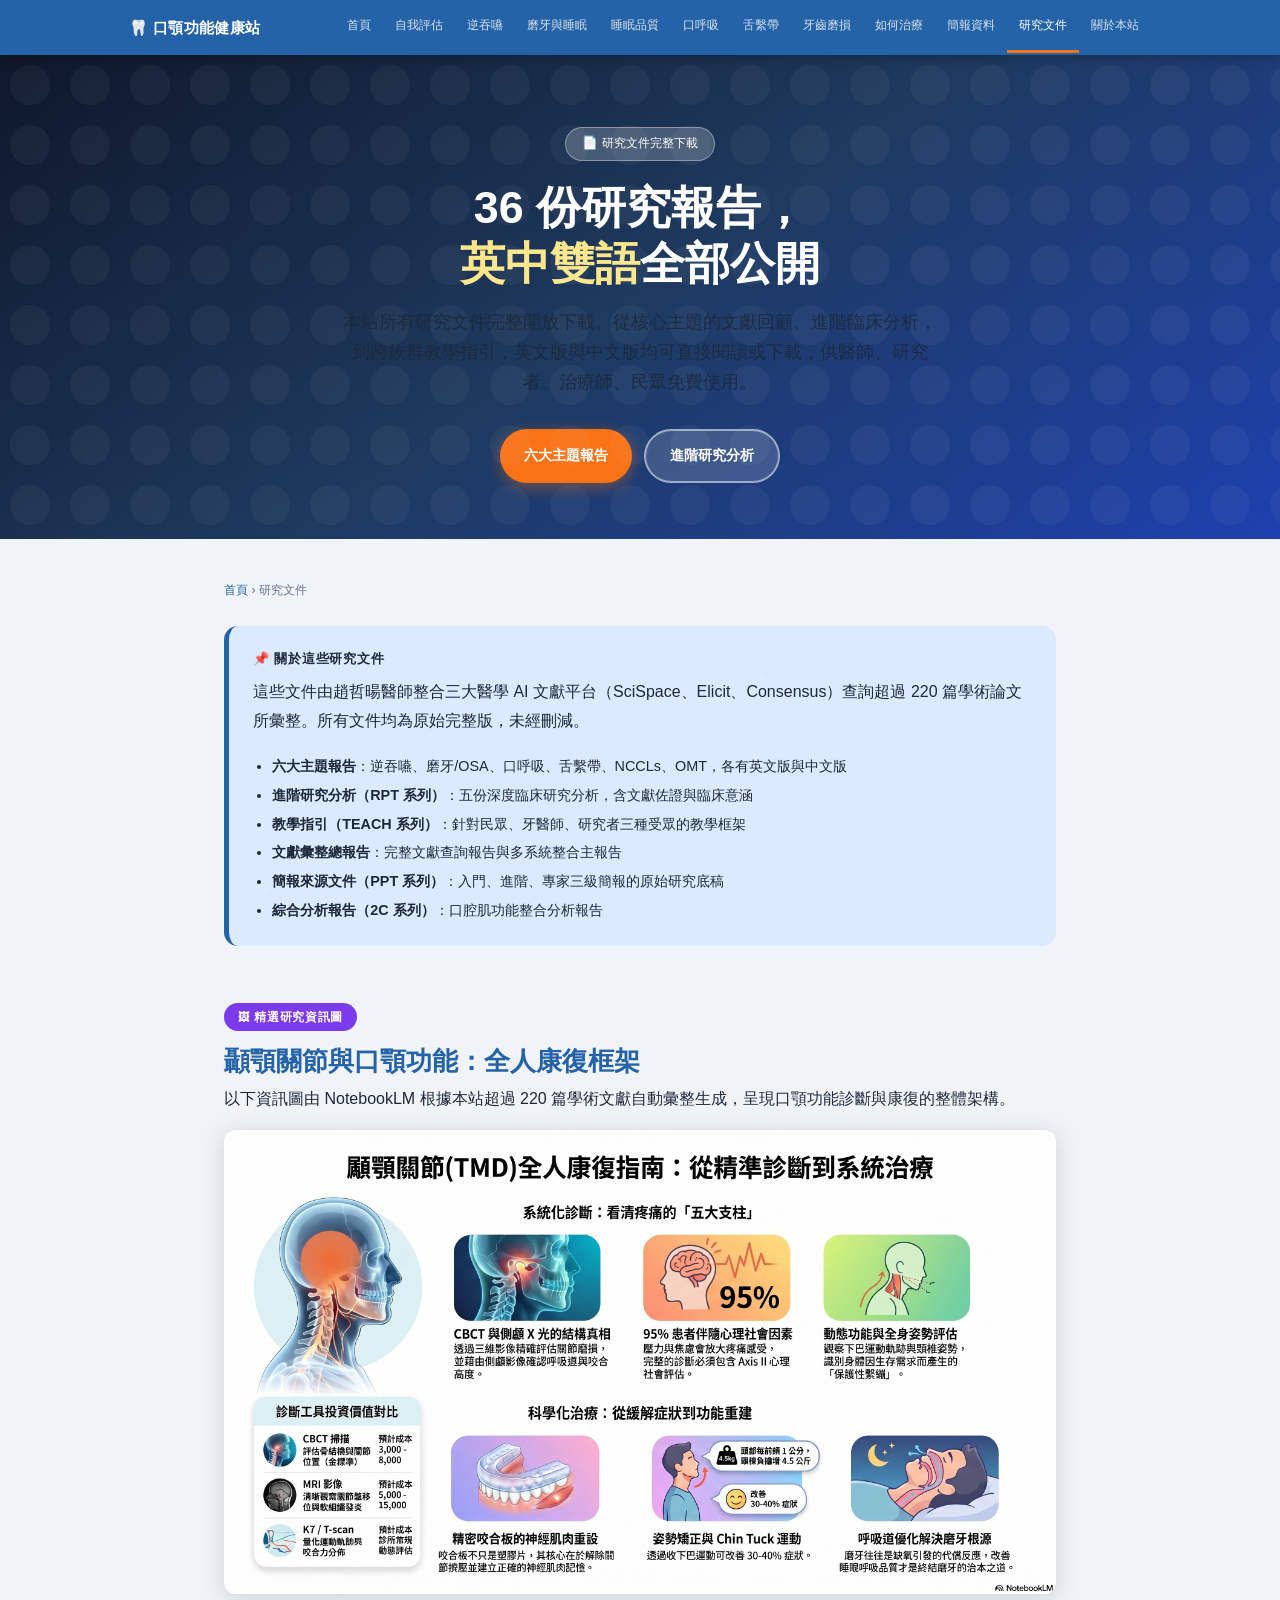
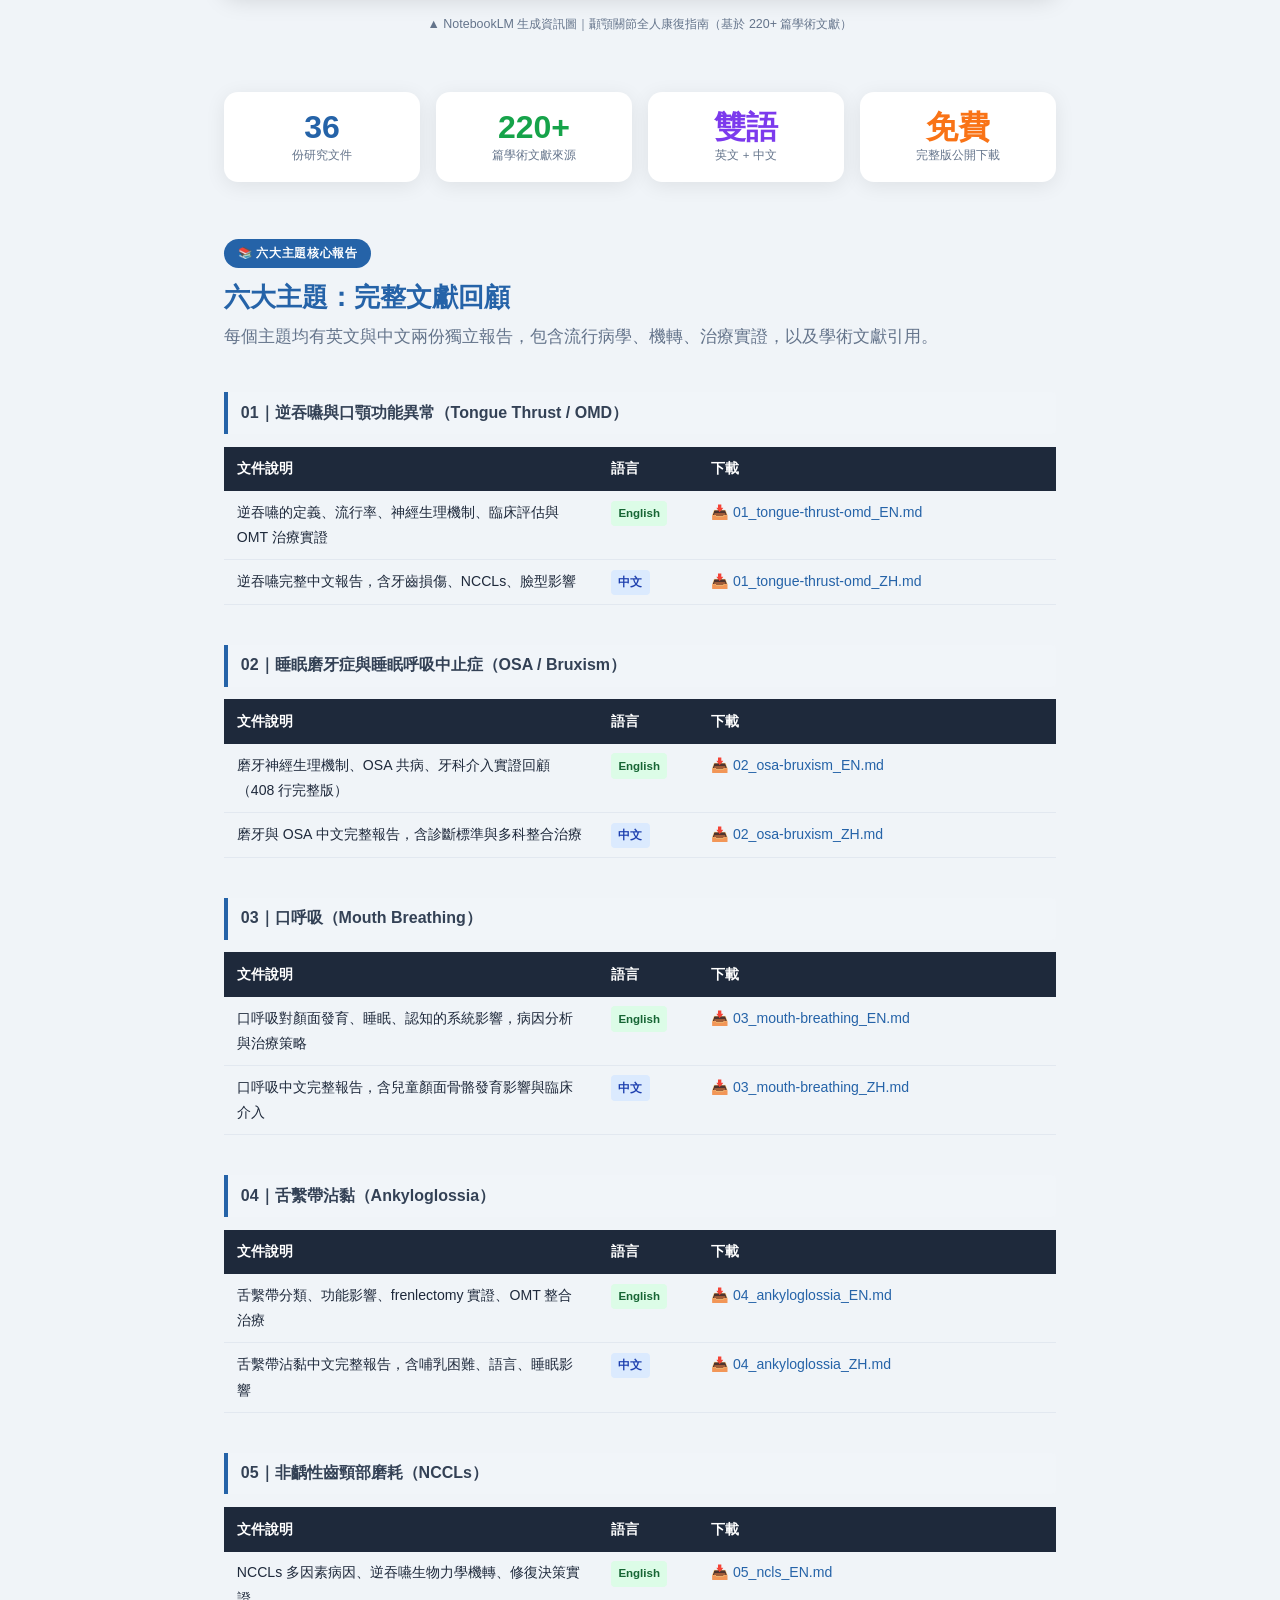
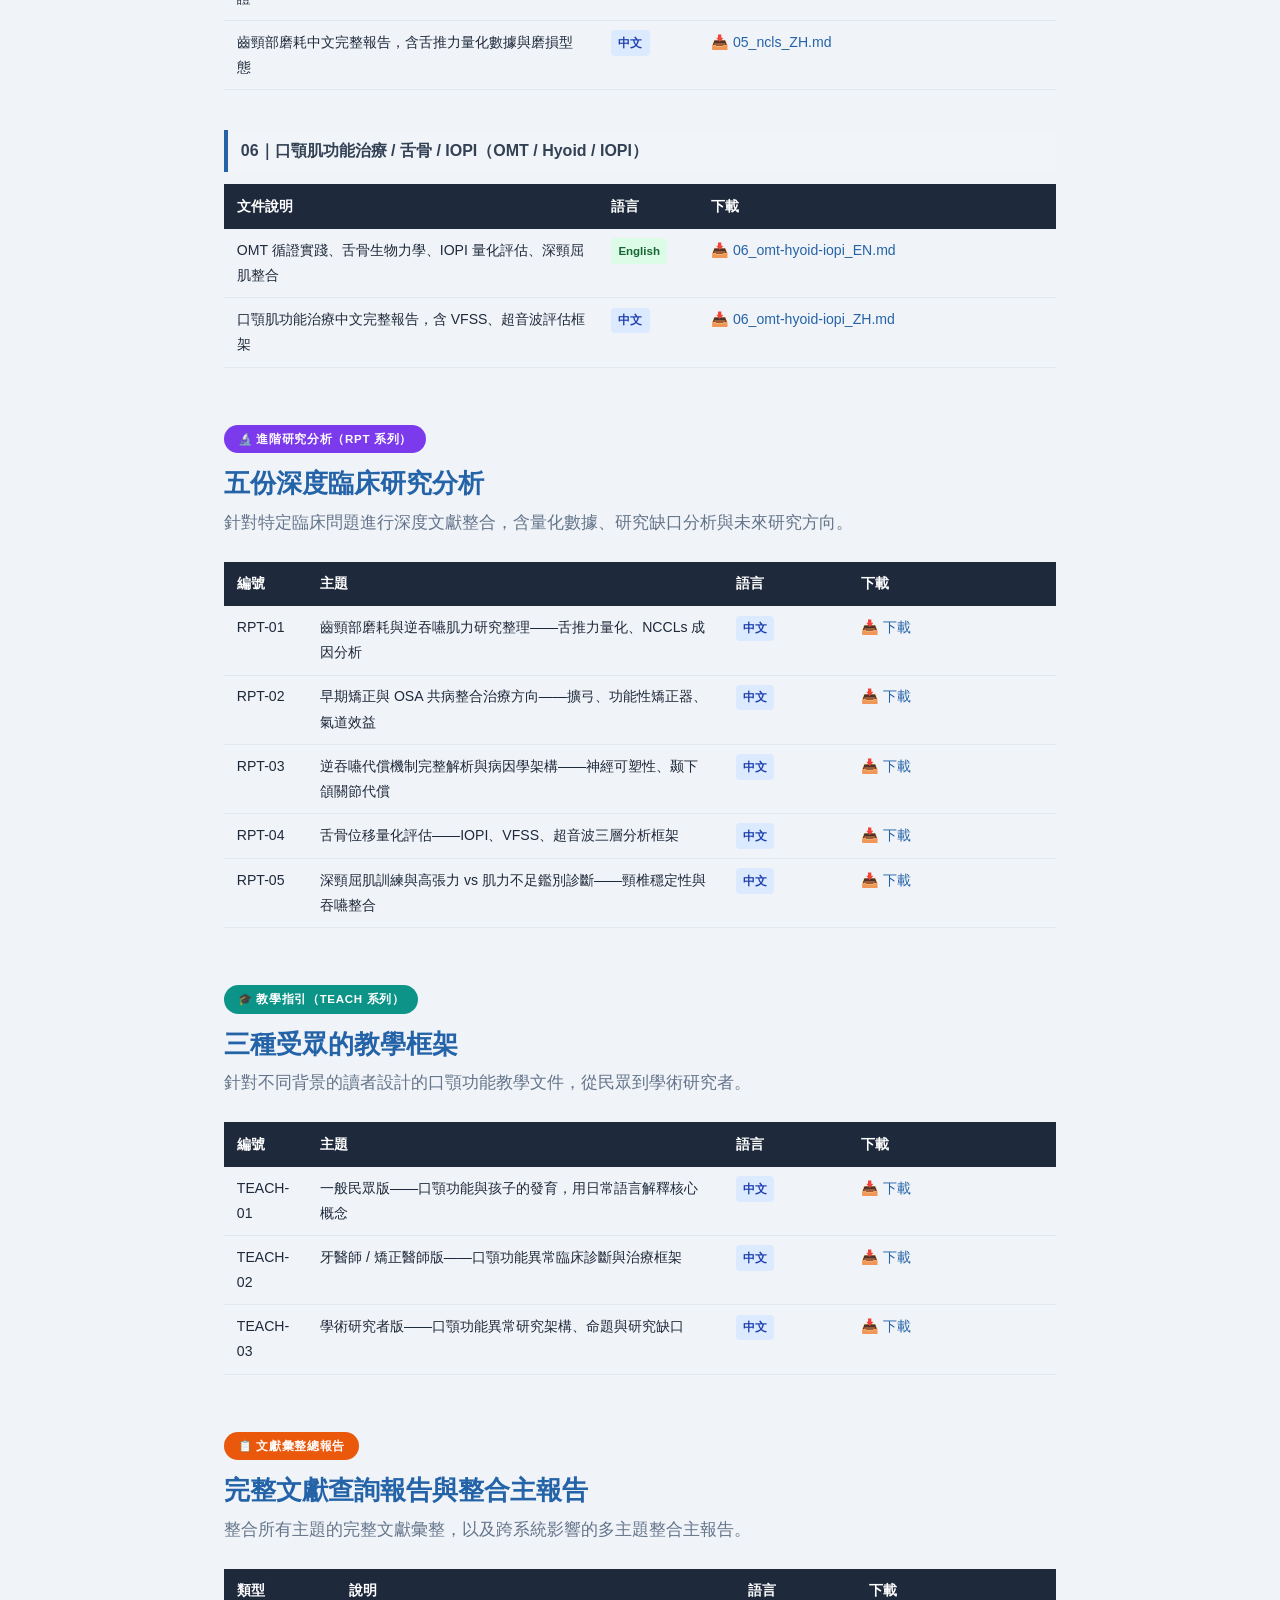
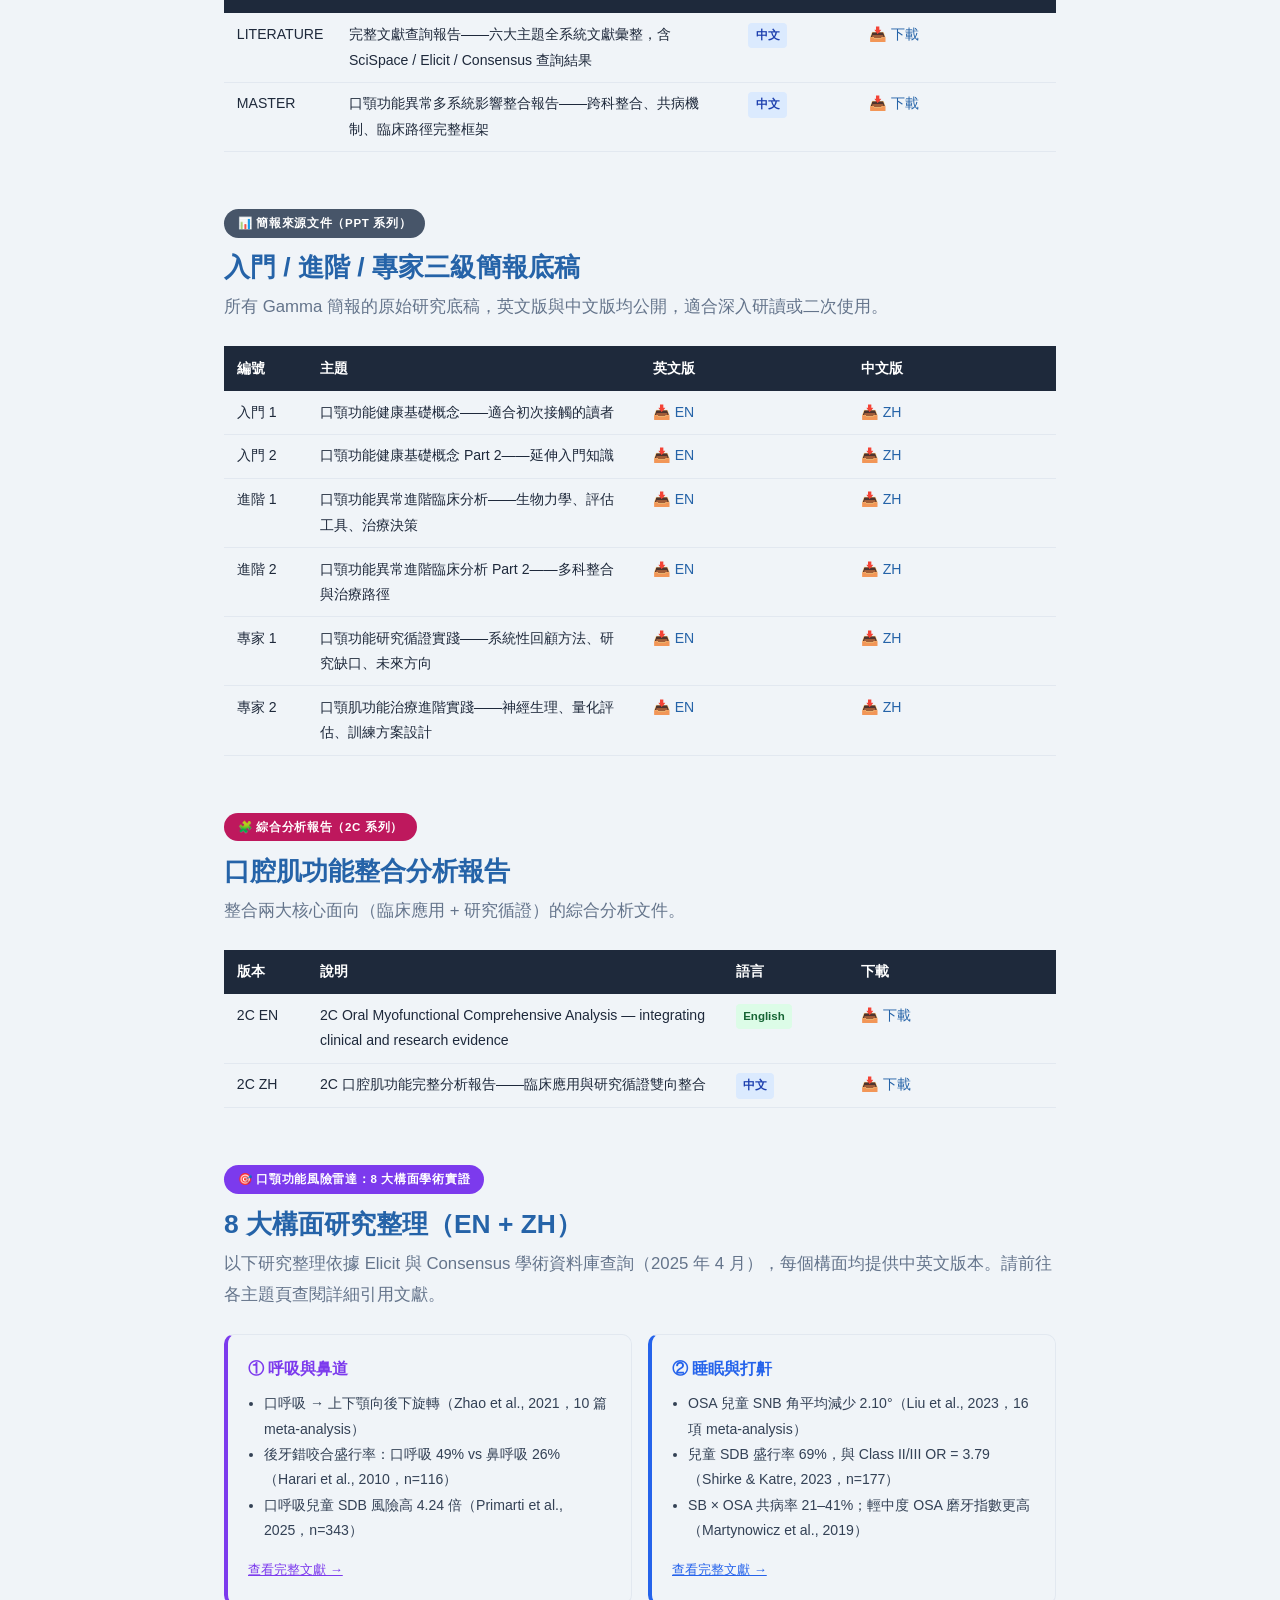
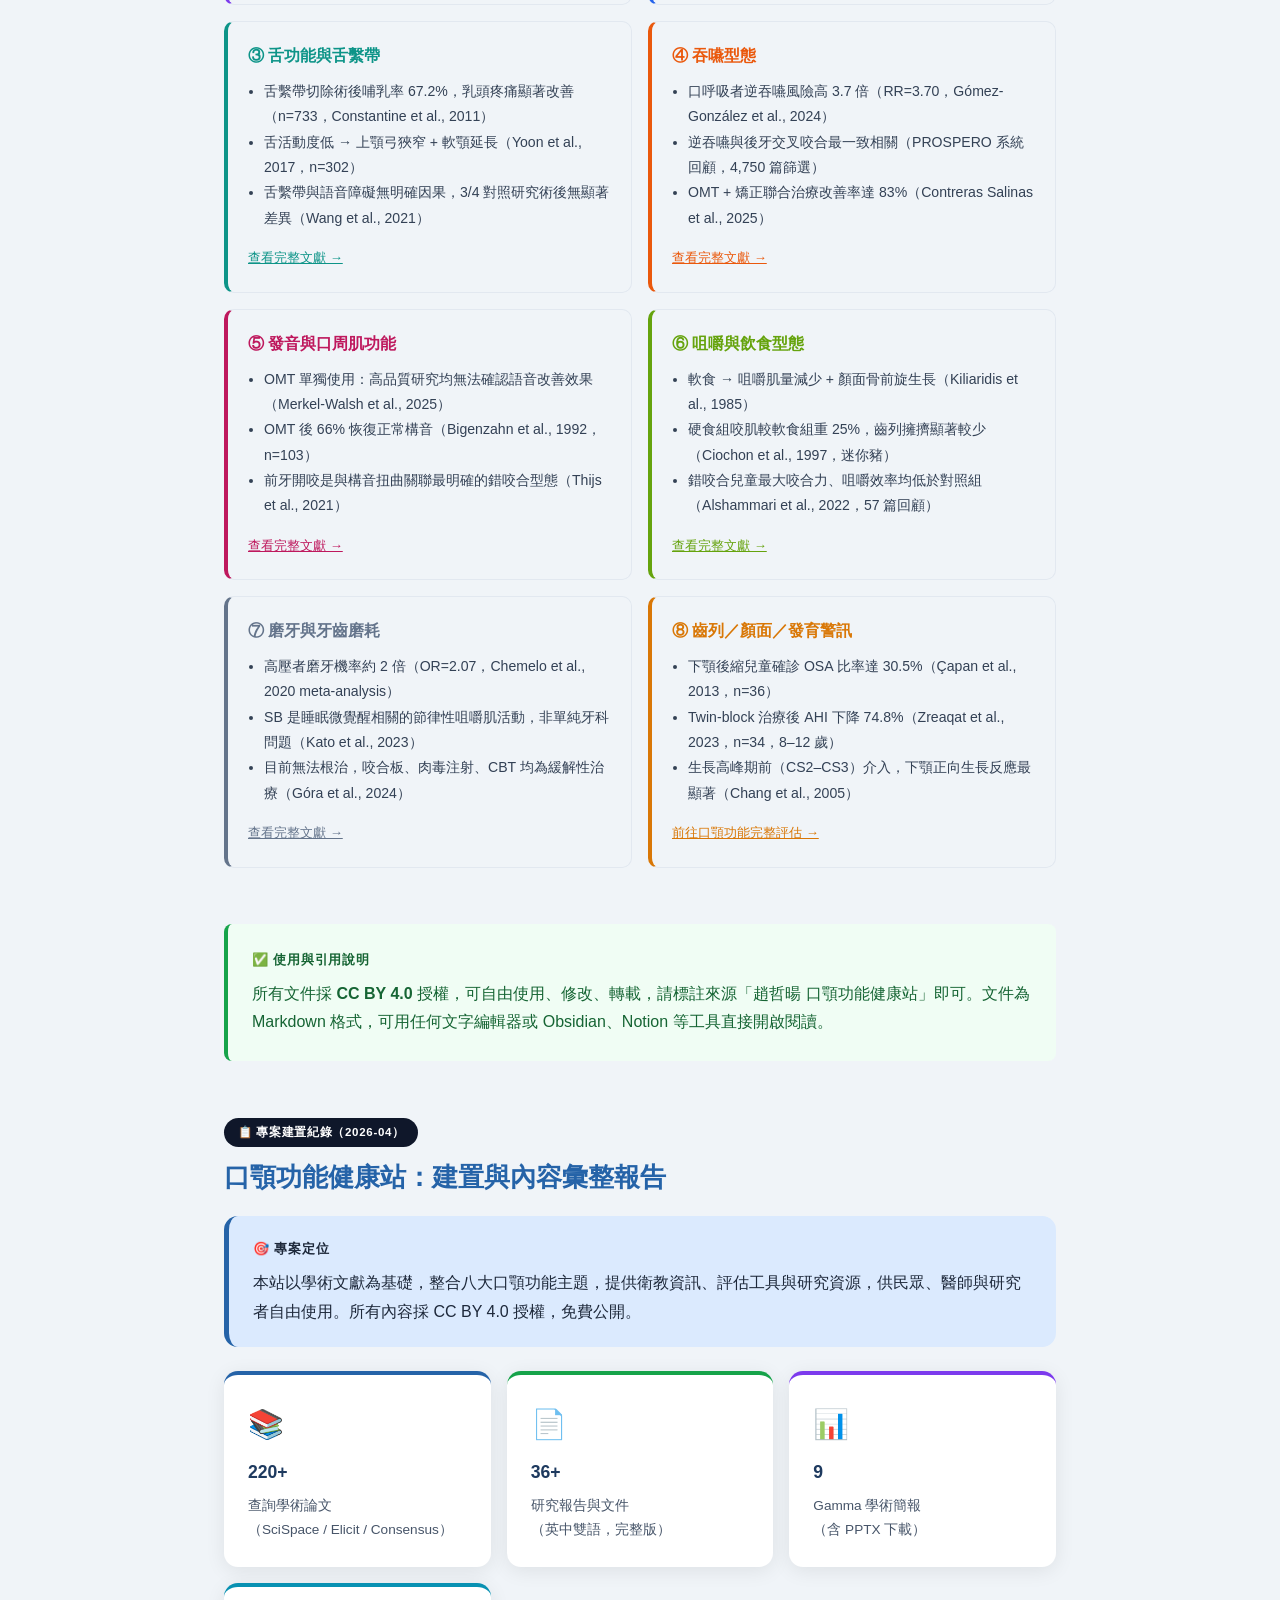
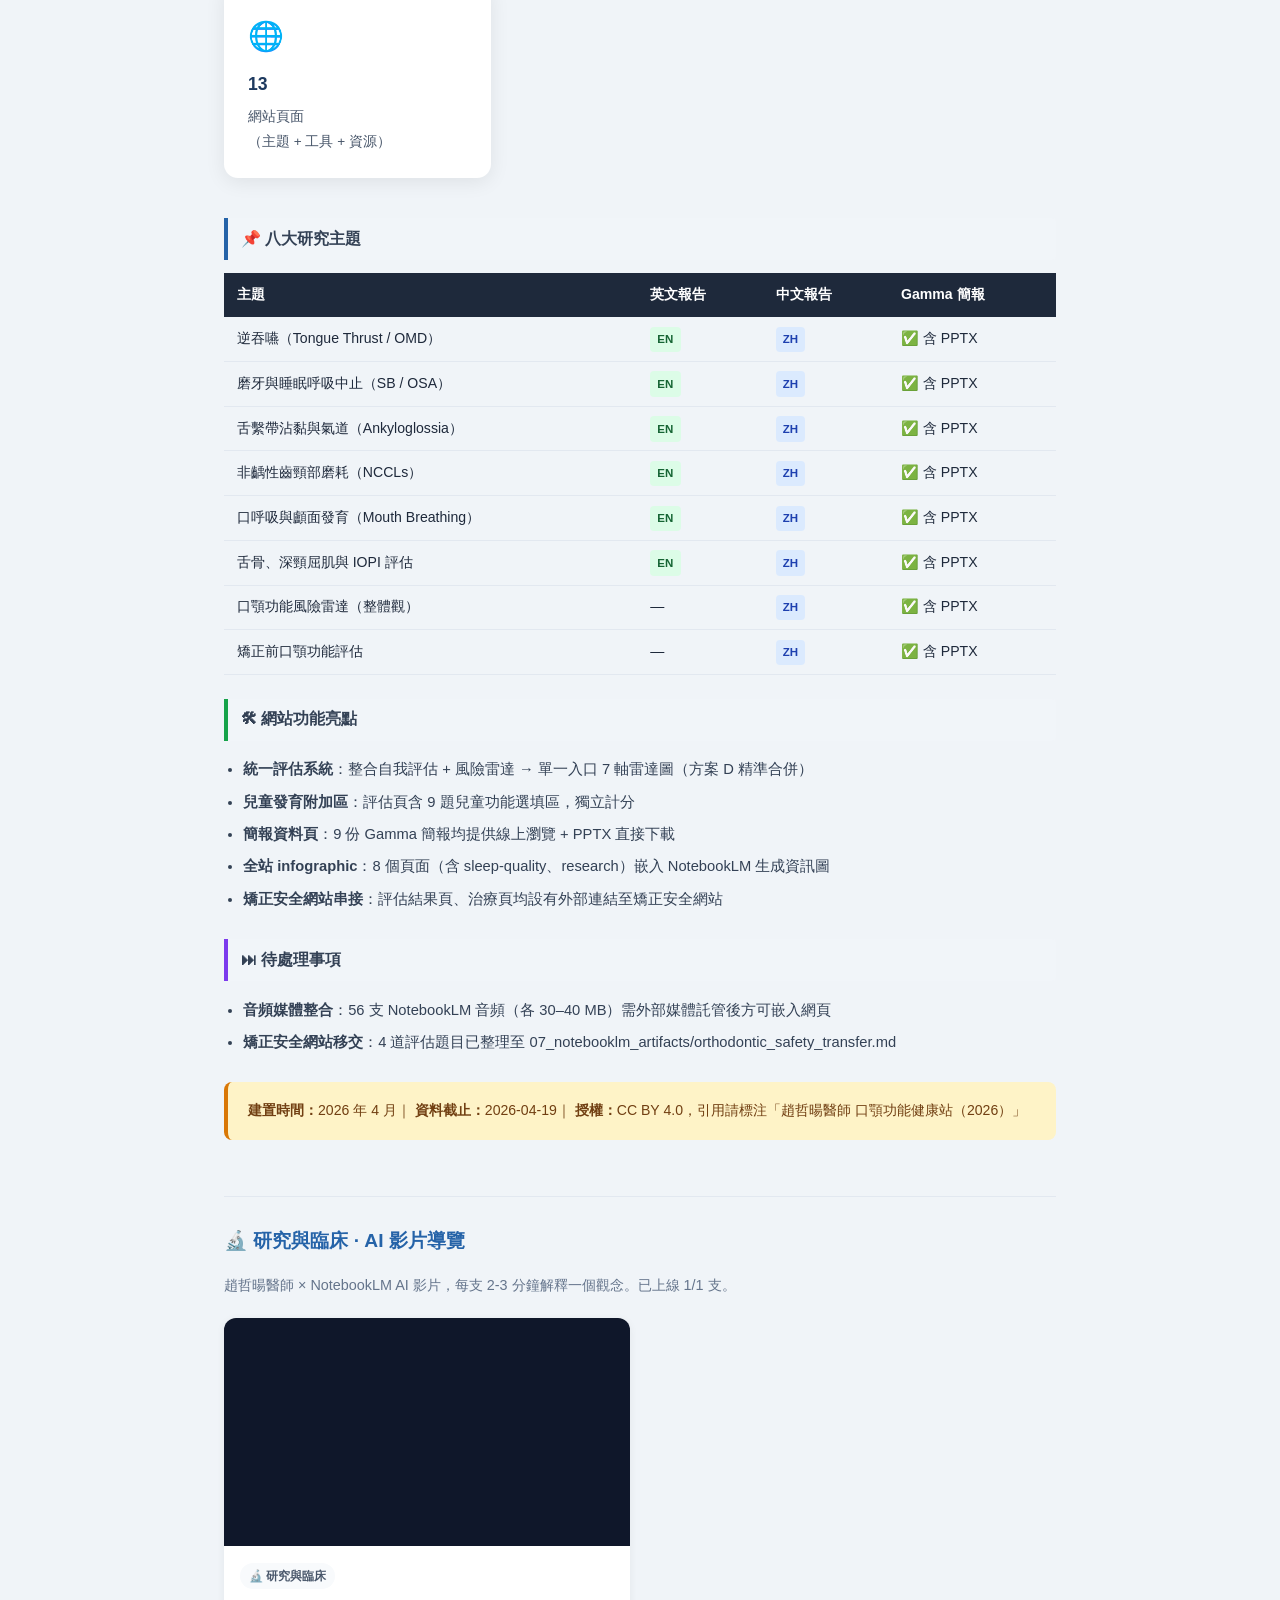
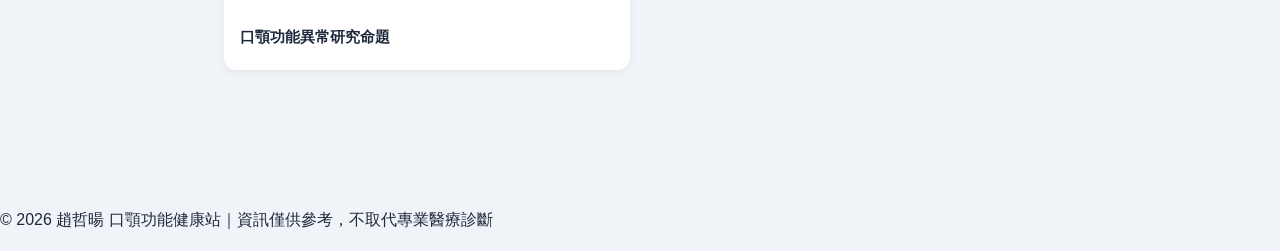
<file: research.html>
<!DOCTYPE html>
<html lang="zh-TW">
<head>
  <meta charset="UTF-8">
  <meta name="viewport" content="width=device-width, initial-scale=1.0">
  <meta name="description" content="口顎功能研究文件完整下載｜36 份研究報告、文獻回顧、教學指引，英文版與中文版全部公開，供醫師、研究者、民眾免費下載使用。">
  <meta property="og:title" content="研究文件完整下載｜口顎功能健康站">
  <meta property="og:description" content="所有研究文件英中雙語公開下載，包含核心主題報告、研究分析、臨床教學指引與文獻回顧。">
  <meta property="og:type" content="website">
  <title>研究文件完整下載｜口顎功能健康站</title>
  <link rel="stylesheet" href="style.css">
  <style>
    .dl-table { width:100%; border-collapse:collapse; font-size:.88rem; }
    .dl-table th { background:#1e293b; color:#fff; padding:.6rem .8rem; text-align:left; font-weight:600; }
    .dl-table td { padding:.55rem .8rem; border-bottom:1px solid #e2e8f0; vertical-align:top; }
    .dl-table tr:hover td { background:#f8fafc; }
    .dl-table .badge { display:inline-block; padding:.15rem .45rem; border-radius:4px; font-size:.72rem; font-weight:700; }
    .badge-zh { background:#dbeafe; color:#1e40af; }
    .badge-en { background:#dcfce7; color:#166534; }
    .badge-both { background:#fef3c7; color:#92400e; }
    .dl-link { display:inline-flex; align-items:center; gap:.3rem; color:#2563a8; text-decoration:none; font-weight:500; }
    .dl-link:hover { text-decoration:underline; }
    .section-group { margin-top:2.5rem; }
    .section-group h3 { font-size:1rem; font-weight:700; color:#334155; margin:0 0 .8rem; padding:.4rem .8rem; background:#f1f5f9; border-left:4px solid #2563a8; border-radius:0 4px 4px 0; }
    .section-group.green h3 { border-color:#16a34a; }
    .section-group.purple h3 { border-color:#7c3aed; }
    .section-group.orange h3 { border-color:#ea580c; }
    .section-group.teal h3 { border-color:#0d9488; }
  </style>
</head>
<body>

<nav class="site-nav">
  <div class="nav-inner">
    <a href="index.html" class="nav-logo">🦷 口顎功能健康站</a>
    <ul class="nav-links">
      <li><a href="index.html">首頁</a></li>
      <li><a href="self-check.html">自我評估</a></li>
      <li><a href="tongue-thrust.html">逆吞嚥</a></li>
      <li><a href="osa-bruxism.html">磨牙與睡眠</a></li>
      <li><a href="sleep-quality.html">睡眠品質</a></li>
      <li><a href="mouth-breathing.html">口呼吸</a></li>
      <li><a href="ankyloglossia.html">舌繫帶</a></li>
      <li><a href="ncls.html">牙齒磨損</a></li>
      <li><a href="omt.html">如何治療</a></li>
      <li><a href="presentations.html">簡報資料</a></li>
      <li><a href="research.html" class="active">研究文件</a></li>
      <li><a href="about.html">關於本站</a></li>
    </ul>
  </div>
</nav>

<div class="hero" style="background:linear-gradient(145deg,#0f172a,#1e3a5f,#1e40af);">
  <div class="tag">📄 研究文件完整下載</div>
  <h1>36 份研究報告，<br><em>英中雙語</em>全部公開</h1>
  <p class="sub">本站所有研究文件完整開放下載。從核心主題的文獻回顧、進階臨床分析，到跨族群教學指引，英文版與中文版均可直接閱讀或下載，供醫師、研究者、治療師、民眾免費使用。</p>
  <div class="hero-btns">
    <a href="#core" class="btn btn-primary">六大主題報告</a>
    <a href="#advanced" class="btn btn-outline">進階研究分析</a>
  </div>
</div>

<main>
  <div class="breadcrumb"><a href="index.html">首頁</a> › 研究文件</div>

  <!-- 說明 -->
  <section>
    <div class="hl hl-blue">
      <div class="title">📌 關於這些研究文件</div>
      <p>這些文件由趙哲暘醫師整合三大醫學 AI 文獻平台（SciSpace、Elicit、Consensus）查詢超過 220 篇學術論文所彙整。所有文件均為原始完整版，未經刪減。</p>
      <ul style="margin-left:1.2rem; font-size:.9rem; line-height:2; margin-bottom:0;">
        <li><strong>六大主題報告</strong>：逆吞嚥、磨牙/OSA、口呼吸、舌繫帶、NCCLs、OMT，各有英文版與中文版</li>
        <li><strong>進階研究分析（RPT 系列）</strong>：五份深度臨床研究分析，含文獻佐證與臨床意涵</li>
        <li><strong>教學指引（TEACH 系列）</strong>：針對民眾、牙醫師、研究者三種受眾的教學框架</li>
        <li><strong>文獻彙整總報告</strong>：完整文獻查詢報告與多系統整合主報告</li>
        <li><strong>簡報來源文件（PPT 系列）</strong>：入門、進階、專家三級簡報的原始研究底稿</li>
        <li><strong>綜合分析報告（2C 系列）</strong>：口腔肌功能整合分析報告</li>
      </ul>
    </div>
  </section>

  <!-- 精選研究資訊圖 -->
  <section>
    <div class="section-label" style="background:#7c3aed;">🖼 精選研究資訊圖</div>
    <h2>顳顎關節與口顎功能：全人康復框架</h2>
    <p>以下資訊圖由 NotebookLM 根據本站超過 220 篇學術文獻自動彙整生成，呈現口顎功能診斷與康復的整體架構。</p>
    <div style="margin-top:1rem;">
      <img src="images/notebooklm/research_infographic.png" alt="顳顎關節全人康復指南 資訊圖" style="width:100%; border-radius:12px; box-shadow:0 4px 24px rgba(0,0,0,.15);">
      <p style="font-size:.78rem; color:#64748b; margin:.6rem 0 0; text-align:center;">▲ NotebookLM 生成資訊圖｜顳顎關節全人康復指南（基於 220+ 篇學術文獻）</p>
    </div>
  </section>

  <!-- 統計 -->
  <section>
    <div class="stats">
      <div class="stat"><div class="num" style="color:#2563a8;">36</div><div class="unit">份研究文件</div></div>
      <div class="stat"><div class="num" style="color:#16a34a;">220+</div><div class="unit">篇學術文獻來源</div></div>
      <div class="stat"><div class="num" style="color:#7c3aed;">雙語</div><div class="unit">英文 + 中文</div></div>
      <div class="stat"><div class="num" style="color:#f97316;">免費</div><div class="unit">完整版公開下載</div></div>
    </div>
  </section>

  <!-- 六大主題 -->
  <section id="core">
    <div class="section-label" style="background:#2563a8;">📚 六大主題核心報告</div>
    <h2>六大主題：完整文獻回顧</h2>
    <p class="lead">每個主題均有英文與中文兩份獨立報告，包含流行病學、機轉、治療實證，以及學術文獻引用。</p>

    <div class="section-group">
      <h3>01｜逆吞嚥與口顎功能異常（Tongue Thrust / OMD）</h3>
      <table class="dl-table">
        <tr>
          <th style="width:45%">文件說明</th>
          <th style="width:12%">語言</th>
          <th style="width:43%">下載</th>
        </tr>
        <tr>
          <td>逆吞嚥的定義、流行率、神經生理機制、臨床評估與 OMT 治療實證</td>
          <td><span class="badge badge-en">English</span></td>
          <td><a class="dl-link" href="docs/01_tongue-thrust-omd_EN.md" download>📥 01_tongue-thrust-omd_EN.md</a></td>
        </tr>
        <tr>
          <td>逆吞嚥完整中文報告，含牙齒損傷、NCCLs、臉型影響</td>
          <td><span class="badge badge-zh">中文</span></td>
          <td><a class="dl-link" href="docs/01_tongue-thrust-omd_ZH.md" download>📥 01_tongue-thrust-omd_ZH.md</a></td>
        </tr>
      </table>
    </div>

    <div class="section-group">
      <h3>02｜睡眠磨牙症與睡眠呼吸中止症（OSA / Bruxism）</h3>
      <table class="dl-table">
        <tr>
          <th style="width:45%">文件說明</th>
          <th style="width:12%">語言</th>
          <th style="width:43%">下載</th>
        </tr>
        <tr>
          <td>磨牙神經生理機制、OSA 共病、牙科介入實證回顧（408 行完整版）</td>
          <td><span class="badge badge-en">English</span></td>
          <td><a class="dl-link" href="docs/02_osa-bruxism_EN.md" download>📥 02_osa-bruxism_EN.md</a></td>
        </tr>
        <tr>
          <td>磨牙與 OSA 中文完整報告，含診斷標準與多科整合治療</td>
          <td><span class="badge badge-zh">中文</span></td>
          <td><a class="dl-link" href="docs/02_osa-bruxism_ZH.md" download>📥 02_osa-bruxism_ZH.md</a></td>
        </tr>
      </table>
    </div>

    <div class="section-group">
      <h3>03｜口呼吸（Mouth Breathing）</h3>
      <table class="dl-table">
        <tr>
          <th style="width:45%">文件說明</th>
          <th style="width:12%">語言</th>
          <th style="width:43%">下載</th>
        </tr>
        <tr>
          <td>口呼吸對顏面發育、睡眠、認知的系統影響，病因分析與治療策略</td>
          <td><span class="badge badge-en">English</span></td>
          <td><a class="dl-link" href="docs/03_mouth-breathing_EN.md" download>📥 03_mouth-breathing_EN.md</a></td>
        </tr>
        <tr>
          <td>口呼吸中文完整報告，含兒童顏面骨骼發育影響與臨床介入</td>
          <td><span class="badge badge-zh">中文</span></td>
          <td><a class="dl-link" href="docs/03_mouth-breathing_ZH.md" download>📥 03_mouth-breathing_ZH.md</a></td>
        </tr>
      </table>
    </div>

    <div class="section-group">
      <h3>04｜舌繫帶沾黏（Ankyloglossia）</h3>
      <table class="dl-table">
        <tr>
          <th style="width:45%">文件說明</th>
          <th style="width:12%">語言</th>
          <th style="width:43%">下載</th>
        </tr>
        <tr>
          <td>舌繫帶分類、功能影響、frenlectomy 實證、OMT 整合治療</td>
          <td><span class="badge badge-en">English</span></td>
          <td><a class="dl-link" href="docs/04_ankyloglossia_EN.md" download>📥 04_ankyloglossia_EN.md</a></td>
        </tr>
        <tr>
          <td>舌繫帶沾黏中文完整報告，含哺乳困難、語言、睡眠影響</td>
          <td><span class="badge badge-zh">中文</span></td>
          <td><a class="dl-link" href="docs/04_ankyloglossia_ZH.md" download>📥 04_ankyloglossia_ZH.md</a></td>
        </tr>
      </table>
    </div>

    <div class="section-group">
      <h3>05｜非齲性齒頸部磨耗（NCCLs）</h3>
      <table class="dl-table">
        <tr>
          <th style="width:45%">文件說明</th>
          <th style="width:12%">語言</th>
          <th style="width:43%">下載</th>
        </tr>
        <tr>
          <td>NCCLs 多因素病因、逆吞嚥生物力學機轉、修復決策實證</td>
          <td><span class="badge badge-en">English</span></td>
          <td><a class="dl-link" href="docs/05_ncls_EN.md" download>📥 05_ncls_EN.md</a></td>
        </tr>
        <tr>
          <td>齒頸部磨耗中文完整報告，含舌推力量化數據與磨損型態</td>
          <td><span class="badge badge-zh">中文</span></td>
          <td><a class="dl-link" href="docs/05_ncls_ZH.md" download>📥 05_ncls_ZH.md</a></td>
        </tr>
      </table>
    </div>

    <div class="section-group">
      <h3>06｜口顎肌功能治療 / 舌骨 / IOPI（OMT / Hyoid / IOPI）</h3>
      <table class="dl-table">
        <tr>
          <th style="width:45%">文件說明</th>
          <th style="width:12%">語言</th>
          <th style="width:43%">下載</th>
        </tr>
        <tr>
          <td>OMT 循證實踐、舌骨生物力學、IOPI 量化評估、深頸屈肌整合</td>
          <td><span class="badge badge-en">English</span></td>
          <td><a class="dl-link" href="docs/06_omt-hyoid-iopi_EN.md" download>📥 06_omt-hyoid-iopi_EN.md</a></td>
        </tr>
        <tr>
          <td>口顎肌功能治療中文完整報告，含 VFSS、超音波評估框架</td>
          <td><span class="badge badge-zh">中文</span></td>
          <td><a class="dl-link" href="docs/06_omt-hyoid-iopi_ZH.md" download>📥 06_omt-hyoid-iopi_ZH.md</a></td>
        </tr>
      </table>
    </div>
  </section>

  <!-- 進階研究 RPT -->
  <section id="advanced">
    <div class="section-label" style="background:#7c3aed;">🔬 進階研究分析（RPT 系列）</div>
    <h2>五份深度臨床研究分析</h2>
    <p class="lead">針對特定臨床問題進行深度文獻整合，含量化數據、研究缺口分析與未來研究方向。</p>

    <table class="dl-table">
      <tr>
        <th style="width:10%">編號</th>
        <th style="width:50%">主題</th>
        <th style="width:15%">語言</th>
        <th style="width:25%">下載</th>
      </tr>
      <tr>
        <td>RPT-01</td>
        <td>齒頸部磨耗與逆吞嚥肌力研究整理——舌推力量化、NCCLs 成因分析</td>
        <td><span class="badge badge-zh">中文</span></td>
        <td><a class="dl-link" href="docs/RPT-01_NCCL-reverse-swallow_ZH.md" download>📥 下載</a></td>
      </tr>
      <tr>
        <td>RPT-02</td>
        <td>早期矯正與 OSA 共病整合治療方向——擴弓、功能性矯正器、氣道效益</td>
        <td><span class="badge badge-zh">中文</span></td>
        <td><a class="dl-link" href="docs/RPT-02_early-ortho-OSA_ZH.md" download>📥 下載</a></td>
      </tr>
      <tr>
        <td>RPT-03</td>
        <td>逆吞嚥代償機制完整解析與病因學架構——神經可塑性、颞下頜關節代償</td>
        <td><span class="badge badge-zh">中文</span></td>
        <td><a class="dl-link" href="docs/RPT-03_reverse-swallow-mechanism_ZH.md" download>📥 下載</a></td>
      </tr>
      <tr>
        <td>RPT-04</td>
        <td>舌骨位移量化評估——IOPI、VFSS、超音波三層分析框架</td>
        <td><span class="badge badge-zh">中文</span></td>
        <td><a class="dl-link" href="docs/RPT-04_hyoid-assessment_ZH.md" download>📥 下載</a></td>
      </tr>
      <tr>
        <td>RPT-05</td>
        <td>深頸屈肌訓練與高張力 vs 肌力不足鑑別診斷——頸椎穩定性與吞嚥整合</td>
        <td><span class="badge badge-zh">中文</span></td>
        <td><a class="dl-link" href="docs/RPT-05_deep-cervical-flexor_ZH.md" download>📥 下載</a></td>
      </tr>
    </table>
  </section>

  <!-- TEACH 系列 -->
  <section>
    <div class="section-label" style="background:#0d9488;">🎓 教學指引（TEACH 系列）</div>
    <h2>三種受眾的教學框架</h2>
    <p class="lead">針對不同背景的讀者設計的口顎功能教學文件，從民眾到學術研究者。</p>

    <table class="dl-table">
      <tr>
        <th style="width:10%">編號</th>
        <th style="width:50%">主題</th>
        <th style="width:15%">語言</th>
        <th style="width:25%">下載</th>
      </tr>
      <tr>
        <td>TEACH-01</td>
        <td>一般民眾版——口顎功能與孩子的發育，用日常語言解釋核心概念</td>
        <td><span class="badge badge-zh">中文</span></td>
        <td><a class="dl-link" href="docs/TEACH-01_public-guide_ZH.md" download>📥 下載</a></td>
      </tr>
      <tr>
        <td>TEACH-02</td>
        <td>牙醫師 / 矯正醫師版——口顎功能異常臨床診斷與治療框架</td>
        <td><span class="badge badge-zh">中文</span></td>
        <td><a class="dl-link" href="docs/TEACH-02_clinical-guide_ZH.md" download>📥 下載</a></td>
      </tr>
      <tr>
        <td>TEACH-03</td>
        <td>學術研究者版——口顎功能異常研究架構、命題與研究缺口</td>
        <td><span class="badge badge-zh">中文</span></td>
        <td><a class="dl-link" href="docs/TEACH-03_research-guide_ZH.md" download>📥 下載</a></td>
      </tr>
    </table>
  </section>

  <!-- LITERATURE + MASTER -->
  <section>
    <div class="section-label" style="background:#ea580c;">📋 文獻彙整總報告</div>
    <h2>完整文獻查詢報告與整合主報告</h2>
    <p class="lead">整合所有主題的完整文獻彙整，以及跨系統影響的多主題整合主報告。</p>

    <table class="dl-table">
      <tr>
        <th style="width:10%">類型</th>
        <th style="width:50%">說明</th>
        <th style="width:15%">語言</th>
        <th style="width:25%">下載</th>
      </tr>
      <tr>
        <td>LITERATURE</td>
        <td>完整文獻查詢報告——六大主題全系統文獻彙整，含 SciSpace / Elicit / Consensus 查詢結果</td>
        <td><span class="badge badge-zh">中文</span></td>
        <td><a class="dl-link" href="docs/LITERATURE_complete-review_ZH.md" download>📥 下載</a></td>
      </tr>
      <tr>
        <td>MASTER</td>
        <td>口顎功能異常多系統影響整合報告——跨科整合、共病機制、臨床路徑完整框架</td>
        <td><span class="badge badge-zh">中文</span></td>
        <td><a class="dl-link" href="docs/MASTER_multi-system-report_ZH.md" download>📥 下載</a></td>
      </tr>
    </table>
  </section>

  <!-- PPT 系列 -->
  <section>
    <div class="section-label" style="background:#475569;">📊 簡報來源文件（PPT 系列）</div>
    <h2>入門 / 進階 / 專家三級簡報底稿</h2>
    <p class="lead">所有 Gamma 簡報的原始研究底稿，英文版與中文版均公開，適合深入研讀或二次使用。</p>

    <table class="dl-table">
      <tr>
        <th style="width:10%">編號</th>
        <th style="width:40%">主題</th>
        <th style="width:25%">英文版</th>
        <th style="width:25%">中文版</th>
      </tr>
      <tr>
        <td>入門 1</td>
        <td>口顎功能健康基礎概念——適合初次接觸的讀者</td>
        <td><a class="dl-link" href="docs/PPT-beginner-1_EN.md" download>📥 EN</a></td>
        <td><a class="dl-link" href="docs/PPT-beginner-1_ZH.md" download>📥 ZH</a></td>
      </tr>
      <tr>
        <td>入門 2</td>
        <td>口顎功能健康基礎概念 Part 2——延伸入門知識</td>
        <td><a class="dl-link" href="docs/PPT-beginner-2_EN.md" download>📥 EN</a></td>
        <td><a class="dl-link" href="docs/PPT-beginner-2_ZH.md" download>📥 ZH</a></td>
      </tr>
      <tr>
        <td>進階 1</td>
        <td>口顎功能異常進階臨床分析——生物力學、評估工具、治療決策</td>
        <td><a class="dl-link" href="docs/PPT-advanced-1_EN.md" download>📥 EN</a></td>
        <td><a class="dl-link" href="docs/PPT-advanced-1_ZH.md" download>📥 ZH</a></td>
      </tr>
      <tr>
        <td>進階 2</td>
        <td>口顎功能異常進階臨床分析 Part 2——多科整合與治療路徑</td>
        <td><a class="dl-link" href="docs/PPT-advanced-2_EN.md" download>📥 EN</a></td>
        <td><a class="dl-link" href="docs/PPT-advanced-2_ZH.md" download>📥 ZH</a></td>
      </tr>
      <tr>
        <td>專家 1</td>
        <td>口顎功能研究循證實踐——系統性回顧方法、研究缺口、未來方向</td>
        <td><a class="dl-link" href="docs/PPT-expert-1_EN.md" download>📥 EN</a></td>
        <td><a class="dl-link" href="docs/PPT-expert-1_ZH.md" download>📥 ZH</a></td>
      </tr>
      <tr>
        <td>專家 2</td>
        <td>口顎肌功能治療進階實踐——神經生理、量化評估、訓練方案設計</td>
        <td><a class="dl-link" href="docs/PPT-expert-2_EN.md" download>📥 EN</a></td>
        <td><a class="dl-link" href="docs/PPT-expert-2_ZH.md" download>📥 ZH</a></td>
      </tr>
    </table>
  </section>

  <!-- 2C 系列 -->
  <section>
    <div class="section-label" style="background:#be185d;">🧩 綜合分析報告（2C 系列）</div>
    <h2>口腔肌功能整合分析報告</h2>
    <p class="lead">整合兩大核心面向（臨床應用 + 研究循證）的綜合分析文件。</p>

    <table class="dl-table">
      <tr>
        <th style="width:10%">版本</th>
        <th style="width:50%">說明</th>
        <th style="width:15%">語言</th>
        <th style="width:25%">下載</th>
      </tr>
      <tr>
        <td>2C EN</td>
        <td>2C Oral Myofunctional Comprehensive Analysis — integrating clinical and research evidence</td>
        <td><span class="badge badge-en">English</span></td>
        <td><a class="dl-link" href="docs/report-2C_EN.md" download>📥 下載</a></td>
      </tr>
      <tr>
        <td>2C ZH</td>
        <td>2C 口腔肌功能完整分析報告——臨床應用與研究循證雙向整合</td>
        <td><span class="badge badge-zh">中文</span></td>
        <td><a class="dl-link" href="docs/report-2C_ZH.md" download>📥 下載</a></td>
      </tr>
    </table>
  </section>

  <!-- 風險雷達 8 大構面學術實證索引 -->
  <section id="radar-evidence">
    <div class="section-label" style="background:#7c3aed;">🎯 口顎功能風險雷達：8 大構面學術實證</div>
    <h2>8 大構面研究整理（EN + ZH）</h2>
    <p class="lead">以下研究整理依據 Elicit 與 Consensus 學術資料庫查詢（2025 年 4 月），每個構面均提供中英文版本。請前往各主題頁查閱詳細引用文獻。</p>

    <div style="display:grid;grid-template-columns:repeat(auto-fill,minmax(340px,1fr));gap:1rem;margin-top:1.5rem;">

      <!-- 構面1 -->
      <div style="border:1.5px solid #e2e8f0;border-radius:10px;padding:1.25rem;border-left:4px solid #7c3aed;">
        <div style="font-weight:700;color:#7c3aed;margin-bottom:.5rem;">① 呼吸與鼻道</div>
        <ul style="font-size:.88rem;color:#334155;line-height:1.8;padding-left:1rem;margin:0 0 .75rem 0;">
          <li>口呼吸 → 上下顎向後下旋轉（Zhao et al., 2021，10 篇 meta-analysis）</li>
          <li>後牙錯咬合盛行率：口呼吸 49% vs 鼻呼吸 26%（Harari et al., 2010，n=116）</li>
          <li>口呼吸兒童 SDB 風險高 4.24 倍（Primarti et al., 2025，n=343）</li>
        </ul>
        <a href="mouth-breathing.html#evidence" style="font-size:.82rem;color:#7c3aed;">查看完整文獻 →</a>
      </div>

      <!-- 構面2 -->
      <div style="border:1.5px solid #e2e8f0;border-radius:10px;padding:1.25rem;border-left:4px solid #2563eb;">
        <div style="font-weight:700;color:#2563eb;margin-bottom:.5rem;">② 睡眠與打鼾</div>
        <ul style="font-size:.88rem;color:#334155;line-height:1.8;padding-left:1rem;margin:0 0 .75rem 0;">
          <li>OSA 兒童 SNB 角平均減少 2.10°（Liu et al., 2023，16 項 meta-analysis）</li>
          <li>兒童 SDB 盛行率 69%，與 Class II/III OR = 3.79（Shirke & Katre, 2023，n=177）</li>
          <li>SB × OSA 共病率 21–41%；輕中度 OSA 磨牙指數更高（Martynowicz et al., 2019）</li>
        </ul>
        <a href="osa-bruxism.html#evidence" style="font-size:.82rem;color:#2563eb;">查看完整文獻 →</a>
      </div>

      <!-- 構面3 -->
      <div style="border:1.5px solid #e2e8f0;border-radius:10px;padding:1.25rem;border-left:4px solid #0d9488;">
        <div style="font-weight:700;color:#0d9488;margin-bottom:.5rem;">③ 舌功能與舌繫帶</div>
        <ul style="font-size:.88rem;color:#334155;line-height:1.8;padding-left:1rem;margin:0 0 .75rem 0;">
          <li>舌繫帶切除術後哺乳率 67.2%，乳頭疼痛顯著改善（n=733，Constantine et al., 2011）</li>
          <li>舌活動度低 → 上顎弓狹窄 + 軟顎延長（Yoon et al., 2017，n=302）</li>
          <li>舌繫帶與語音障礙無明確因果，3/4 對照研究術後無顯著差異（Wang et al., 2021）</li>
        </ul>
        <a href="ankyloglossia.html#evidence" style="font-size:.82rem;color:#0d9488;">查看完整文獻 →</a>
      </div>

      <!-- 構面4 -->
      <div style="border:1.5px solid #e2e8f0;border-radius:10px;padding:1.25rem;border-left:4px solid #ea580c;">
        <div style="font-weight:700;color:#ea580c;margin-bottom:.5rem;">④ 吞嚥型態</div>
        <ul style="font-size:.88rem;color:#334155;line-height:1.8;padding-left:1rem;margin:0 0 .75rem 0;">
          <li>口呼吸者逆吞嚥風險高 3.7 倍（RR=3.70，Gómez-González et al., 2024）</li>
          <li>逆吞嚥與後牙交叉咬合最一致相關（PROSPERO 系統回顧，4,750 篇篩選）</li>
          <li>OMT + 矯正聯合治療改善率達 83%（Contreras Salinas et al., 2025）</li>
        </ul>
        <a href="tongue-thrust.html#evidence" style="font-size:.82rem;color:#ea580c;">查看完整文獻 →</a>
      </div>

      <!-- 構面5 -->
      <div style="border:1.5px solid #e2e8f0;border-radius:10px;padding:1.25rem;border-left:4px solid #be185d;">
        <div style="font-weight:700;color:#be185d;margin-bottom:.5rem;">⑤ 發音與口周肌功能</div>
        <ul style="font-size:.88rem;color:#334155;line-height:1.8;padding-left:1rem;margin:0 0 .75rem 0;">
          <li>OMT 單獨使用：高品質研究均無法確認語音改善效果（Merkel-Walsh et al., 2025）</li>
          <li>OMT 後 66% 恢復正常構音（Bigenzahn et al., 1992，n=103）</li>
          <li>前牙開咬是與構音扭曲關聯最明確的錯咬合型態（Thijs et al., 2021）</li>
        </ul>
        <a href="omt.html#evidence" style="font-size:.82rem;color:#be185d;">查看完整文獻 →</a>
      </div>

      <!-- 構面6 -->
      <div style="border:1.5px solid #e2e8f0;border-radius:10px;padding:1.25rem;border-left:4px solid #65a30d;">
        <div style="font-weight:700;color:#65a30d;margin-bottom:.5rem;">⑥ 咀嚼與飲食型態</div>
        <ul style="font-size:.88rem;color:#334155;line-height:1.8;padding-left:1rem;margin:0 0 .75rem 0;">
          <li>軟食 → 咀嚼肌量減少 + 顏面骨前旋生長（Kiliaridis et al., 1985）</li>
          <li>硬食組咬肌較軟食組重 25%，齒列擁擠顯著較少（Ciochon et al., 1997，迷你豬）</li>
          <li>錯咬合兒童最大咬合力、咀嚼效率均低於對照組（Alshammari et al., 2022，57 篇回顧）</li>
        </ul>
        <a href="omt.html#evidence" style="font-size:.82rem;color:#65a30d;">查看完整文獻 →</a>
      </div>

      <!-- 構面7 -->
      <div style="border:1.5px solid #e2e8f0;border-radius:10px;padding:1.25rem;border-left:4px solid #64748b;">
        <div style="font-weight:700;color:#64748b;margin-bottom:.5rem;">⑦ 磨牙與牙齒磨耗</div>
        <ul style="font-size:.88rem;color:#334155;line-height:1.8;padding-left:1rem;margin:0 0 .75rem 0;">
          <li>高壓者磨牙機率約 2 倍（OR=2.07，Chemelo et al., 2020 meta-analysis）</li>
          <li>SB 是睡眠微覺醒相關的節律性咀嚼肌活動，非單純牙科問題（Kato et al., 2023）</li>
          <li>目前無法根治，咬合板、肉毒注射、CBT 均為緩解性治療（Góra et al., 2024）</li>
        </ul>
        <a href="ncls.html#evidence" style="font-size:.82rem;color:#64748b;">查看完整文獻 →</a>
      </div>

      <!-- 構面8 -->
      <div style="border:1.5px solid #e2e8f0;border-radius:10px;padding:1.25rem;border-left:4px solid #d97706;">
        <div style="font-weight:700;color:#d97706;margin-bottom:.5rem;">⑧ 齒列／顏面／發育警訊</div>
        <ul style="font-size:.88rem;color:#334155;line-height:1.8;padding-left:1rem;margin:0 0 .75rem 0;">
          <li>下顎後縮兒童確診 OSA 比率達 30.5%（Çapan et al., 2013，n=36）</li>
          <li>Twin-block 治療後 AHI 下降 74.8%（Zreaqat et al., 2023，n=34，8–12 歲）</li>
          <li>生長高峰期前（CS2–CS3）介入，下顎正向生長反應最顯著（Chang et al., 2005）</li>
        </ul>
        <a href="self-check.html" style="font-size:.82rem;color:#d97706;">前往口顎功能完整評估 →</a>
      </div>

    </div>
  </section>

  <!-- 使用說明 -->
  <section>
    <div class="hl" style="background:#f0fdf4; border-left:4px solid #16a34a; border-radius:8px; padding:1.5rem;">
      <div class="title" style="color:#166534;">✅ 使用與引用說明</div>
      <p style="color:#166534; margin:0;">所有文件採 <strong>CC BY 4.0</strong> 授權，可自由使用、修改、轉載，請標註來源「趙哲暘 口顎功能健康站」即可。文件為 Markdown 格式，可用任何文字編輯器或 Obsidian、Notion 等工具直接開啟閱讀。</p>
    </div>
  </section>

  <!-- 專案回報 -->
  <section id="project-report">
    <div class="section-label" style="background:#0f172a;">📋 專案建置紀錄（2026-04）</div>
    <h2>口顎功能健康站：建置與內容彙整報告</h2>

    <div class="hl hl-blue" style="margin-bottom:1.5rem;">
      <div class="title">🎯 專案定位</div>
      <p style="margin:0;">本站以學術文獻為基礎，整合八大口顎功能主題，提供衛教資訊、評估工具與研究資源，供民眾、醫師與研究者自由使用。所有內容採 CC BY 4.0 授權，免費公開。</p>
    </div>

    <div style="display:grid; grid-template-columns:repeat(auto-fill,minmax(220px,1fr)); gap:1rem; margin-bottom:1.5rem;">
      <div class="card" style="border-top:4px solid #2563a8;">
        <div style="font-size:1.8rem; margin-bottom:.4rem;">📚</div>
        <div style="font-weight:700; font-size:1.1rem; color:#1e3a5f; margin-bottom:.3rem;">220+</div>
        <div style="font-size:.85rem; color:#475569;">查詢學術論文<br>（SciSpace / Elicit / Consensus）</div>
      </div>
      <div class="card" style="border-top:4px solid #16a34a;">
        <div style="font-size:1.8rem; margin-bottom:.4rem;">📄</div>
        <div style="font-weight:700; font-size:1.1rem; color:#1e3a5f; margin-bottom:.3rem;">36+</div>
        <div style="font-size:.85rem; color:#475569;">研究報告與文件<br>（英中雙語，完整版）</div>
      </div>
      <div class="card" style="border-top:4px solid #7c3aed;">
        <div style="font-size:1.8rem; margin-bottom:.4rem;">📊</div>
        <div style="font-weight:700; font-size:1.1rem; color:#1e3a5f; margin-bottom:.3rem;">9</div>
        <div style="font-size:.85rem; color:#475569;">Gamma 學術簡報<br>（含 PPTX 下載）</div>
      </div>
      <div class="card" style="border-top:4px solid #0891b2;">
        <div style="font-size:1.8rem; margin-bottom:.4rem;">🌐</div>
        <div style="font-weight:700; font-size:1.1rem; color:#1e3a5f; margin-bottom:.3rem;">13</div>
        <div style="font-size:.85rem; color:#475569;">網站頁面<br>（主題 + 工具 + 資源）</div>
      </div>
    </div>

    <div class="section-group">
      <h3>📌 八大研究主題</h3>
      <table class="dl-table">
        <tr><th>主題</th><th>英文報告</th><th>中文報告</th><th>Gamma 簡報</th></tr>
        <tr><td>逆吞嚥（Tongue Thrust / OMD）</td><td><span class="badge badge-en">EN</span></td><td><span class="badge badge-zh">ZH</span></td><td>✅ 含 PPTX</td></tr>
        <tr><td>磨牙與睡眠呼吸中止（SB / OSA）</td><td><span class="badge badge-en">EN</span></td><td><span class="badge badge-zh">ZH</span></td><td>✅ 含 PPTX</td></tr>
        <tr><td>舌繫帶沾黏與氣道（Ankyloglossia）</td><td><span class="badge badge-en">EN</span></td><td><span class="badge badge-zh">ZH</span></td><td>✅ 含 PPTX</td></tr>
        <tr><td>非齲性齒頸部磨耗（NCCLs）</td><td><span class="badge badge-en">EN</span></td><td><span class="badge badge-zh">ZH</span></td><td>✅ 含 PPTX</td></tr>
        <tr><td>口呼吸與顱面發育（Mouth Breathing）</td><td><span class="badge badge-en">EN</span></td><td><span class="badge badge-zh">ZH</span></td><td>✅ 含 PPTX</td></tr>
        <tr><td>舌骨、深頸屈肌與 IOPI 評估</td><td><span class="badge badge-en">EN</span></td><td><span class="badge badge-zh">ZH</span></td><td>✅ 含 PPTX</td></tr>
        <tr><td>口顎功能風險雷達（整體觀）</td><td>—</td><td><span class="badge badge-zh">ZH</span></td><td>✅ 含 PPTX</td></tr>
        <tr><td>矯正前口顎功能評估</td><td>—</td><td><span class="badge badge-zh">ZH</span></td><td>✅ 含 PPTX</td></tr>
      </table>
    </div>

    <div class="section-group green" style="margin-top:1.5rem;">
      <h3>🛠 網站功能亮點</h3>
      <ul style="margin-left:1.2rem; line-height:2.2; font-size:.92rem; color:#334155;">
        <li><strong>統一評估系統</strong>：整合自我評估 + 風險雷達 → 單一入口 7 軸雷達圖（方案 D 精準合併）</li>
        <li><strong>兒童發育附加區</strong>：評估頁含 9 題兒童功能選填區，獨立計分</li>
        <li><strong>簡報資料頁</strong>：9 份 Gamma 簡報均提供線上瀏覽 + PPTX 直接下載</li>
        <li><strong>全站 infographic</strong>：8 個頁面（含 sleep-quality、research）嵌入 NotebookLM 生成資訊圖</li>
        <li><strong>矯正安全網站串接</strong>：評估結果頁、治療頁均設有外部連結至矯正安全網站</li>
      </ul>
    </div>

    <div class="section-group purple" style="margin-top:1.5rem;">
      <h3>⏭ 待處理事項</h3>
      <ul style="margin-left:1.2rem; line-height:2.2; font-size:.92rem; color:#334155;">
        <li><strong>音頻媒體整合</strong>：56 支 NotebookLM 音頻（各 30–40 MB）需外部媒體託管後方可嵌入網頁</li>
        <li><strong>矯正安全網站移交</strong>：4 道評估題目已整理至 07_notebooklm_artifacts/orthodontic_safety_transfer.md</li>
      </ul>
    </div>

    <div style="margin-top:1.5rem; padding:1rem 1.25rem; background:#fef3c7; border-left:4px solid #d97706; border-radius:8px; font-size:.88rem; color:#713f12;">
      <strong>建置時間：</strong>2026 年 4 月｜
      <strong>資料截止：</strong>2026-04-19｜
      <strong>授權：</strong>CC BY 4.0，引用請標注「趙哲暘醫師 口顎功能健康站（2026）」
    </div>
  </section>
  <!-- VIDEOS_START -->

<style>
  .nb-video-section { margin-top: 3rem; padding-top: 2rem; border-top: 1px solid #e2e8f0; }
  .nb-video-section h2 { font-size: 1.2rem; color: var(--primary, #2563a8); margin-bottom: 1.2rem; display: flex; align-items: center; gap: .5rem; }
  .nb-video-section .sub { color: var(--muted, #64748b); font-size: .9rem; margin-bottom: 1.2rem; }
  .nb-video-grid { display: grid; grid-template-columns: repeat(auto-fill, minmax(300px, 1fr)); gap: 1.2rem; }
  .nb-video-card { background: var(--card, #fff); border-radius: 12px; overflow: hidden; box-shadow: 0 2px 8px rgba(0,0,0,.06); transition: transform .2s; }
  .nb-video-card:hover { transform: translateY(-3px); }
  .nb-video-embed { position: relative; padding-bottom: 56.25%; background: #0f172a; }
  .nb-video-embed iframe { position: absolute; inset: 0; width: 100%; height: 100%; border: 0; }
  .nb-video-placeholder { position: absolute; inset: 0; display: flex; flex-direction: column; align-items: center; justify-content: center; color: #94a3b8; gap: .5rem; }
  .nb-video-placeholder .icon { font-size: 2.5rem; }
  .nb-video-placeholder .msg { font-size: .82rem; text-align: center; padding: 0 1rem; }
  .nb-video-info { padding: .9rem 1rem; }
  .nb-video-info h3 { font-size: .92rem; color: var(--text, #1e293b); margin-bottom: .3rem; }
  .nb-tag-badge { display: inline-block; font-size: .72rem; padding: .15rem .55rem; border-radius: 100px; font-weight: 700; margin-bottom: .4rem; }
  .nb-coming-soon { opacity: .6; }
</style>

    <section class="nb-video-section">
      <h2>🔬 研究與臨床 · AI 影片導覽</h2>
      <p class="sub">趙哲暘醫師 × NotebookLM AI 影片，每支 2-3 分鐘解釋一個觀念。已上線 1/1 支。</p>
      <div class="nb-video-grid">
        <div class="nb-video-card"><div class="nb-video-embed"><iframe src="https://www.youtube.com/embed/z2bYd-mJK-g" title="口顎功能異常研究命題" allowfullscreen loading="lazy"></iframe></div><div class="nb-video-info"><span class="nb-tag-badge" style="background:#f8fafc;color:#475569;">🔬 研究與臨床</span><h3>口顎功能異常研究命題</h3></div></div>
      </div>
    </section>
  <!-- VIDEOS_END -->

</main>

<footer>
  <p>© 2026 趙哲暘 口顎功能健康站｜資訊僅供參考，不取代專業醫療診斷</p>
</footer>

</body>
</html>
</file>
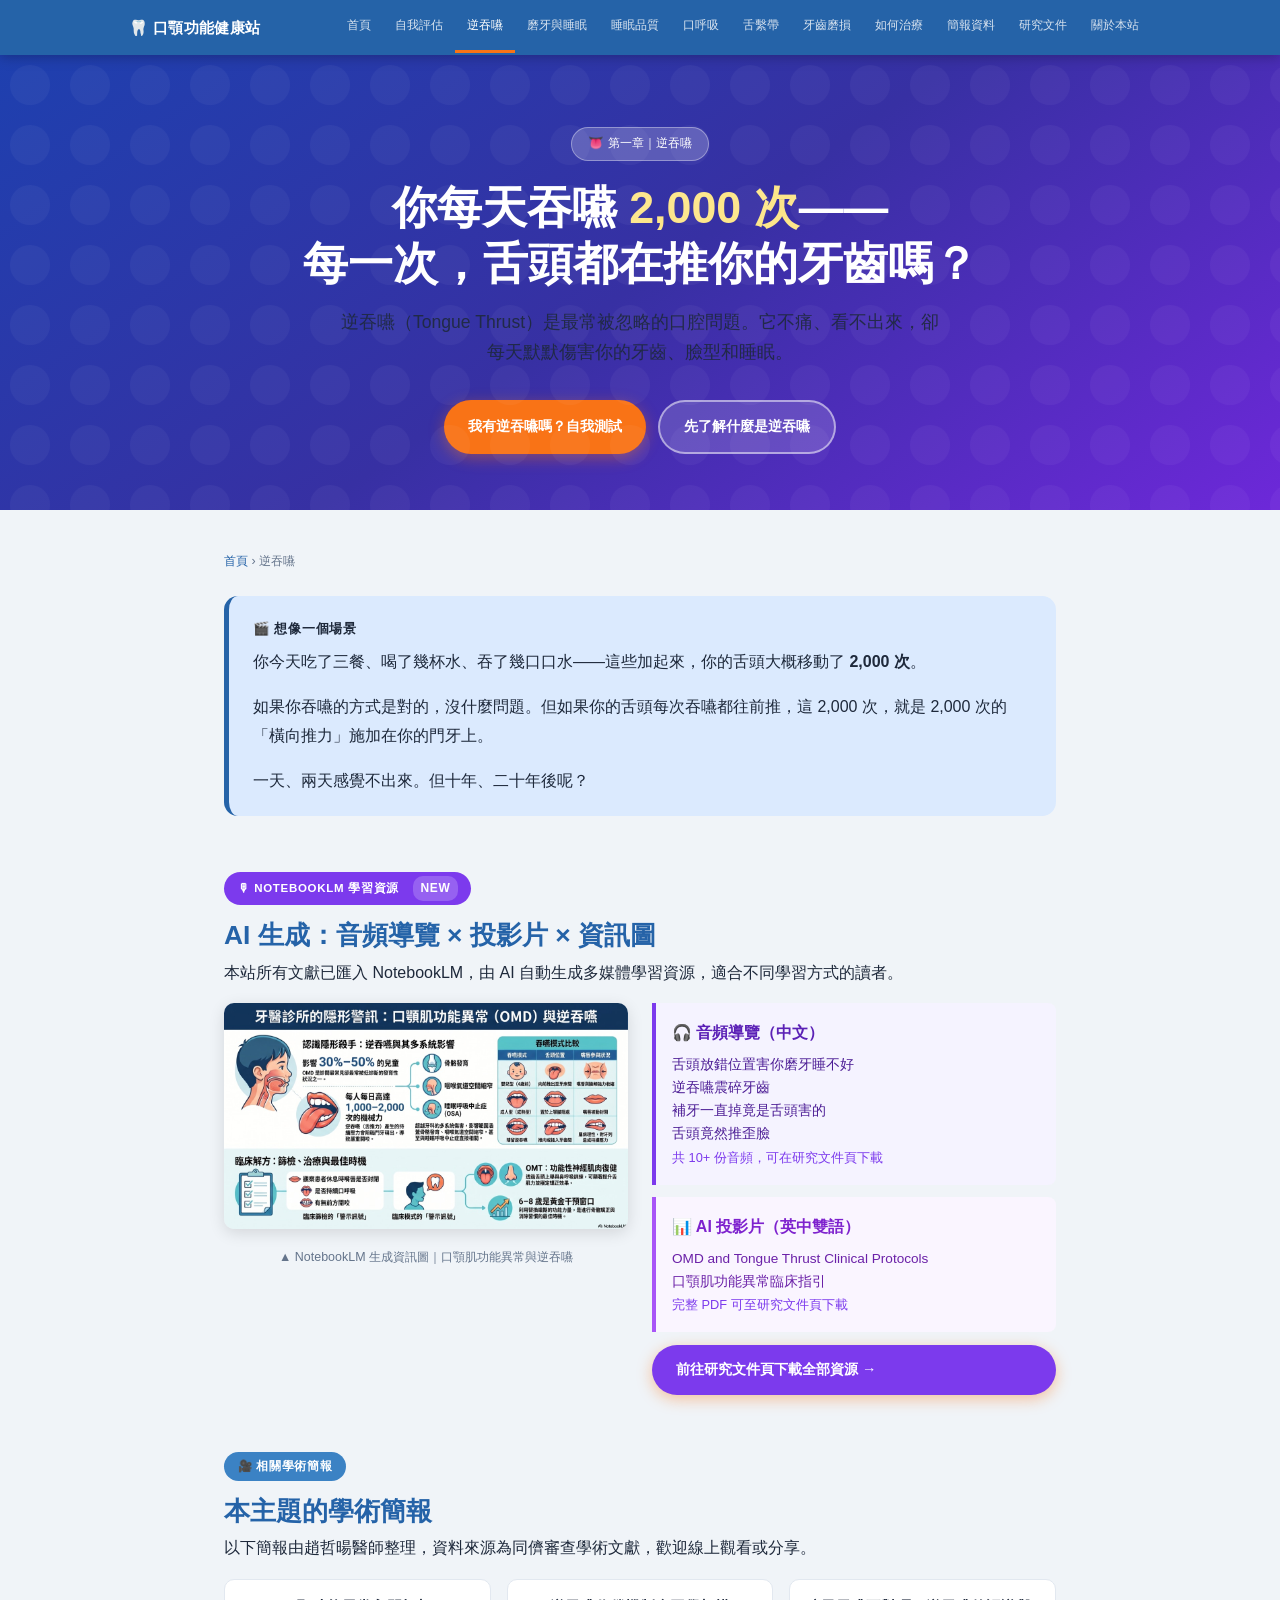
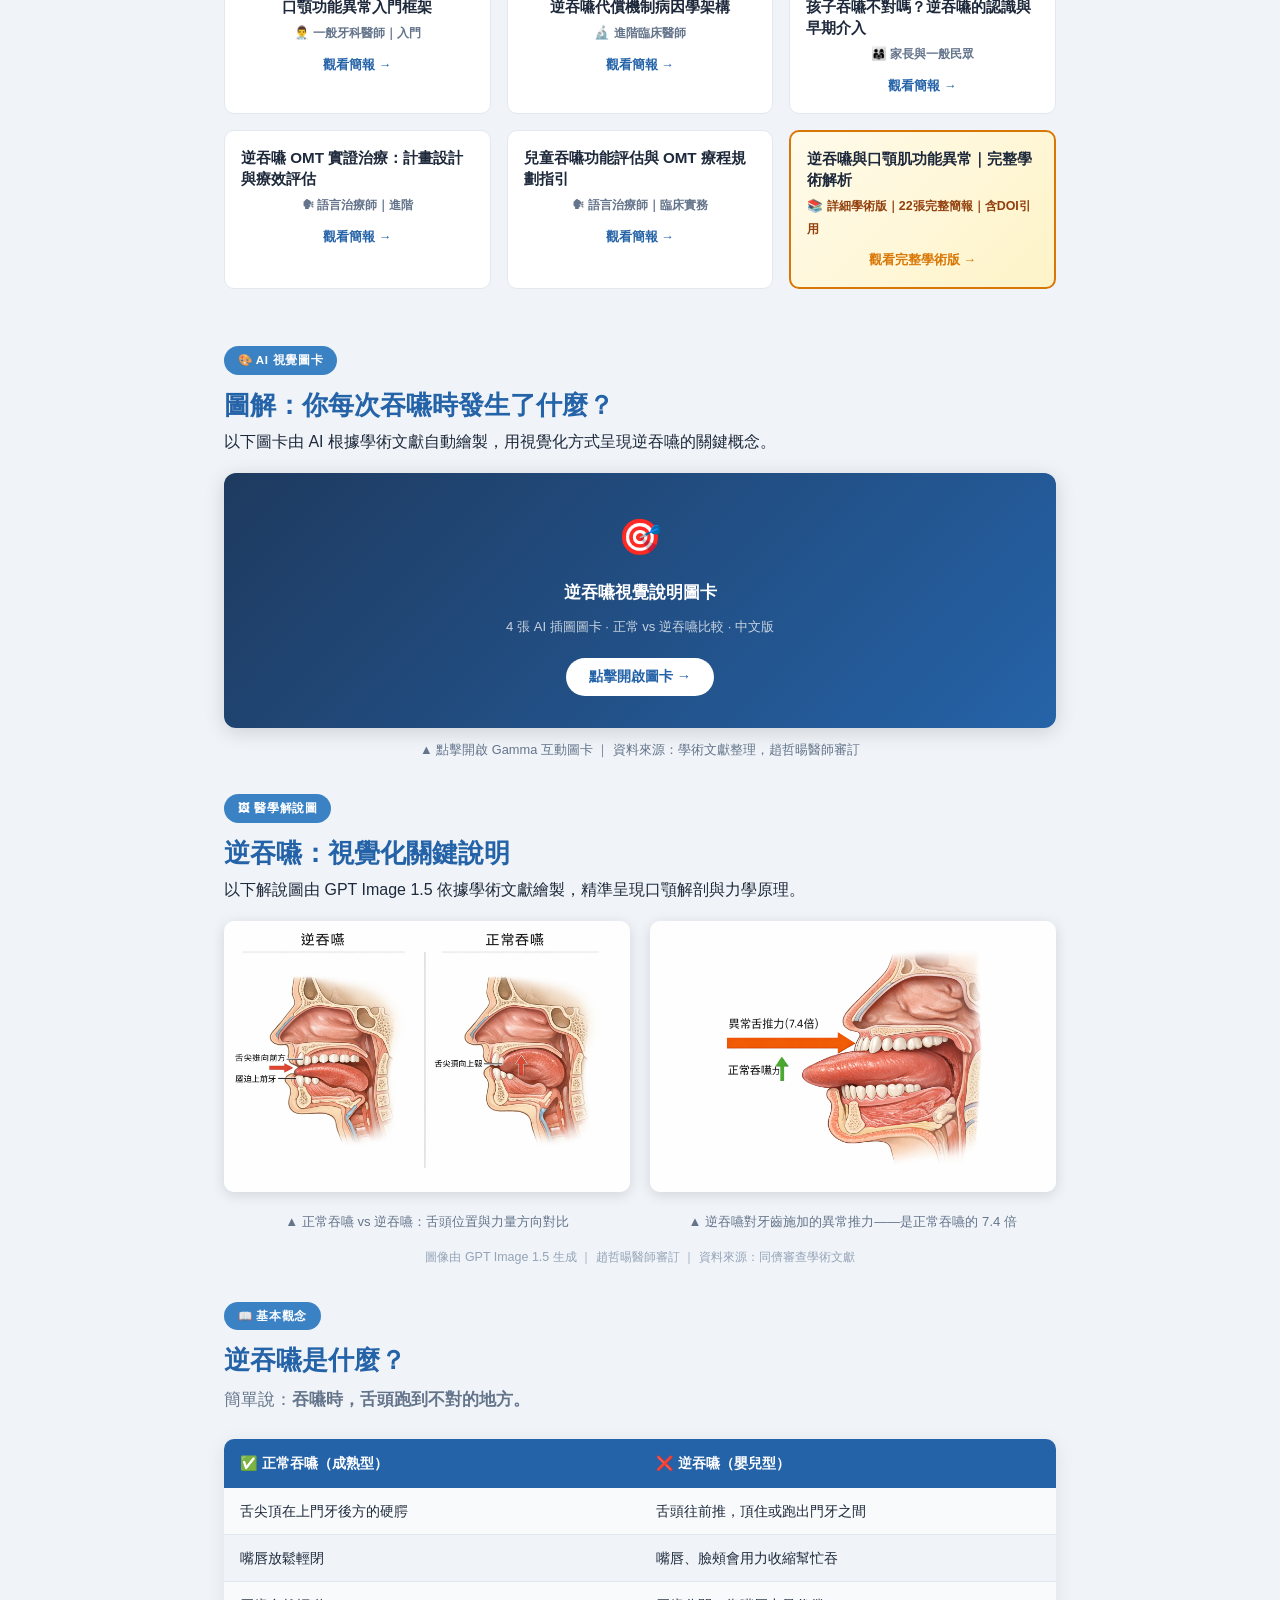
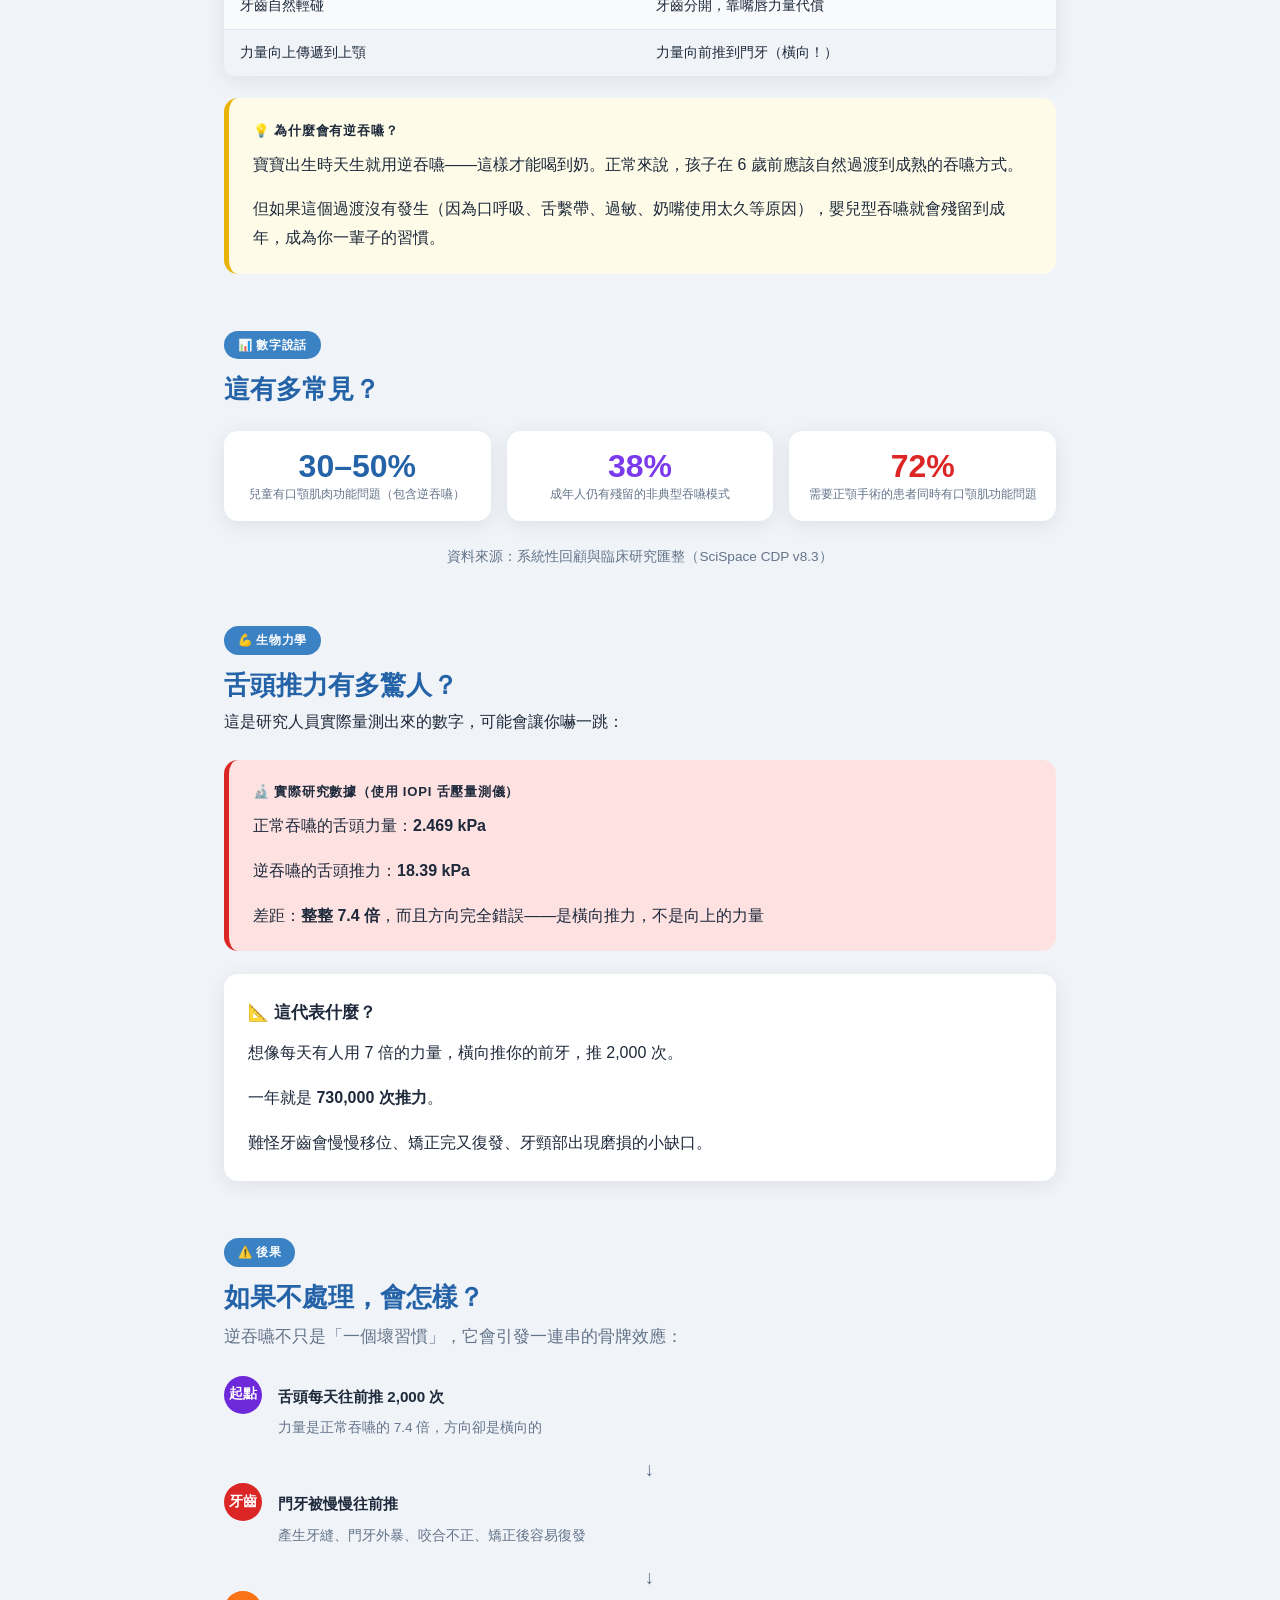
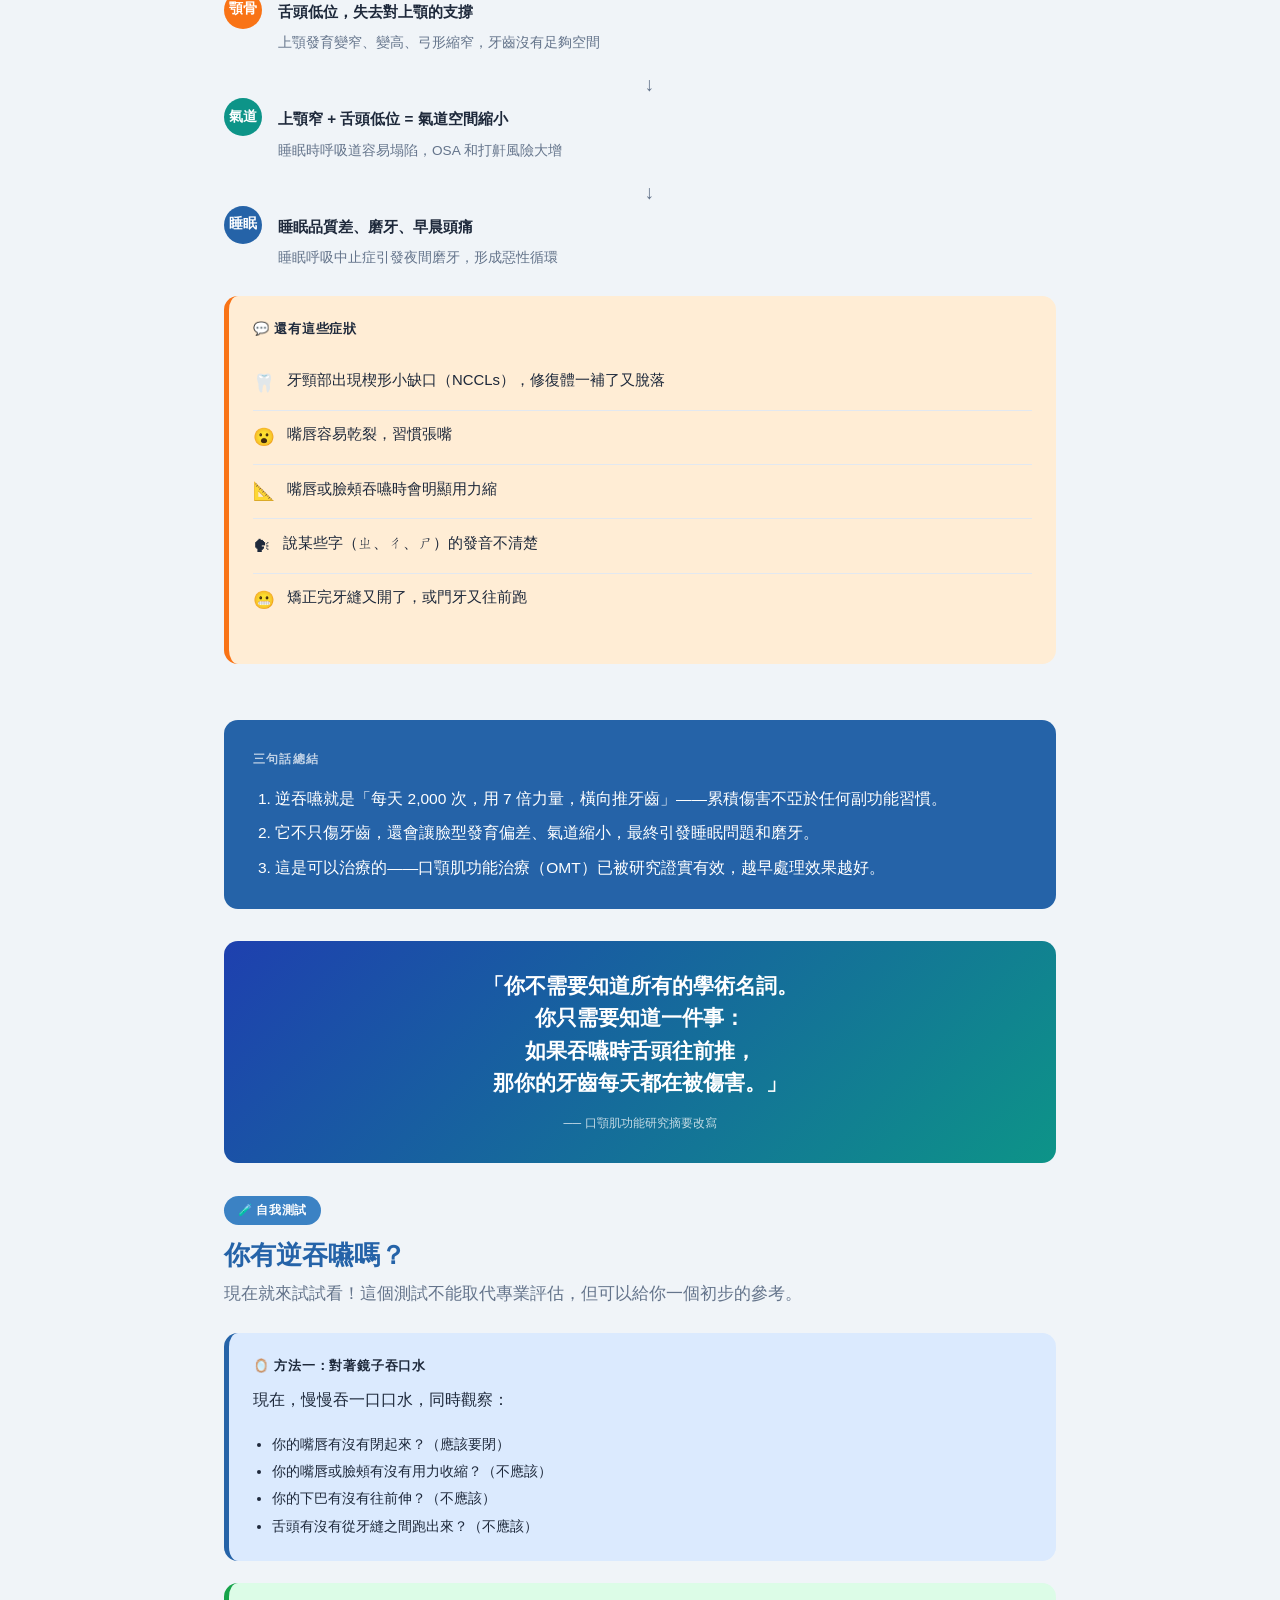
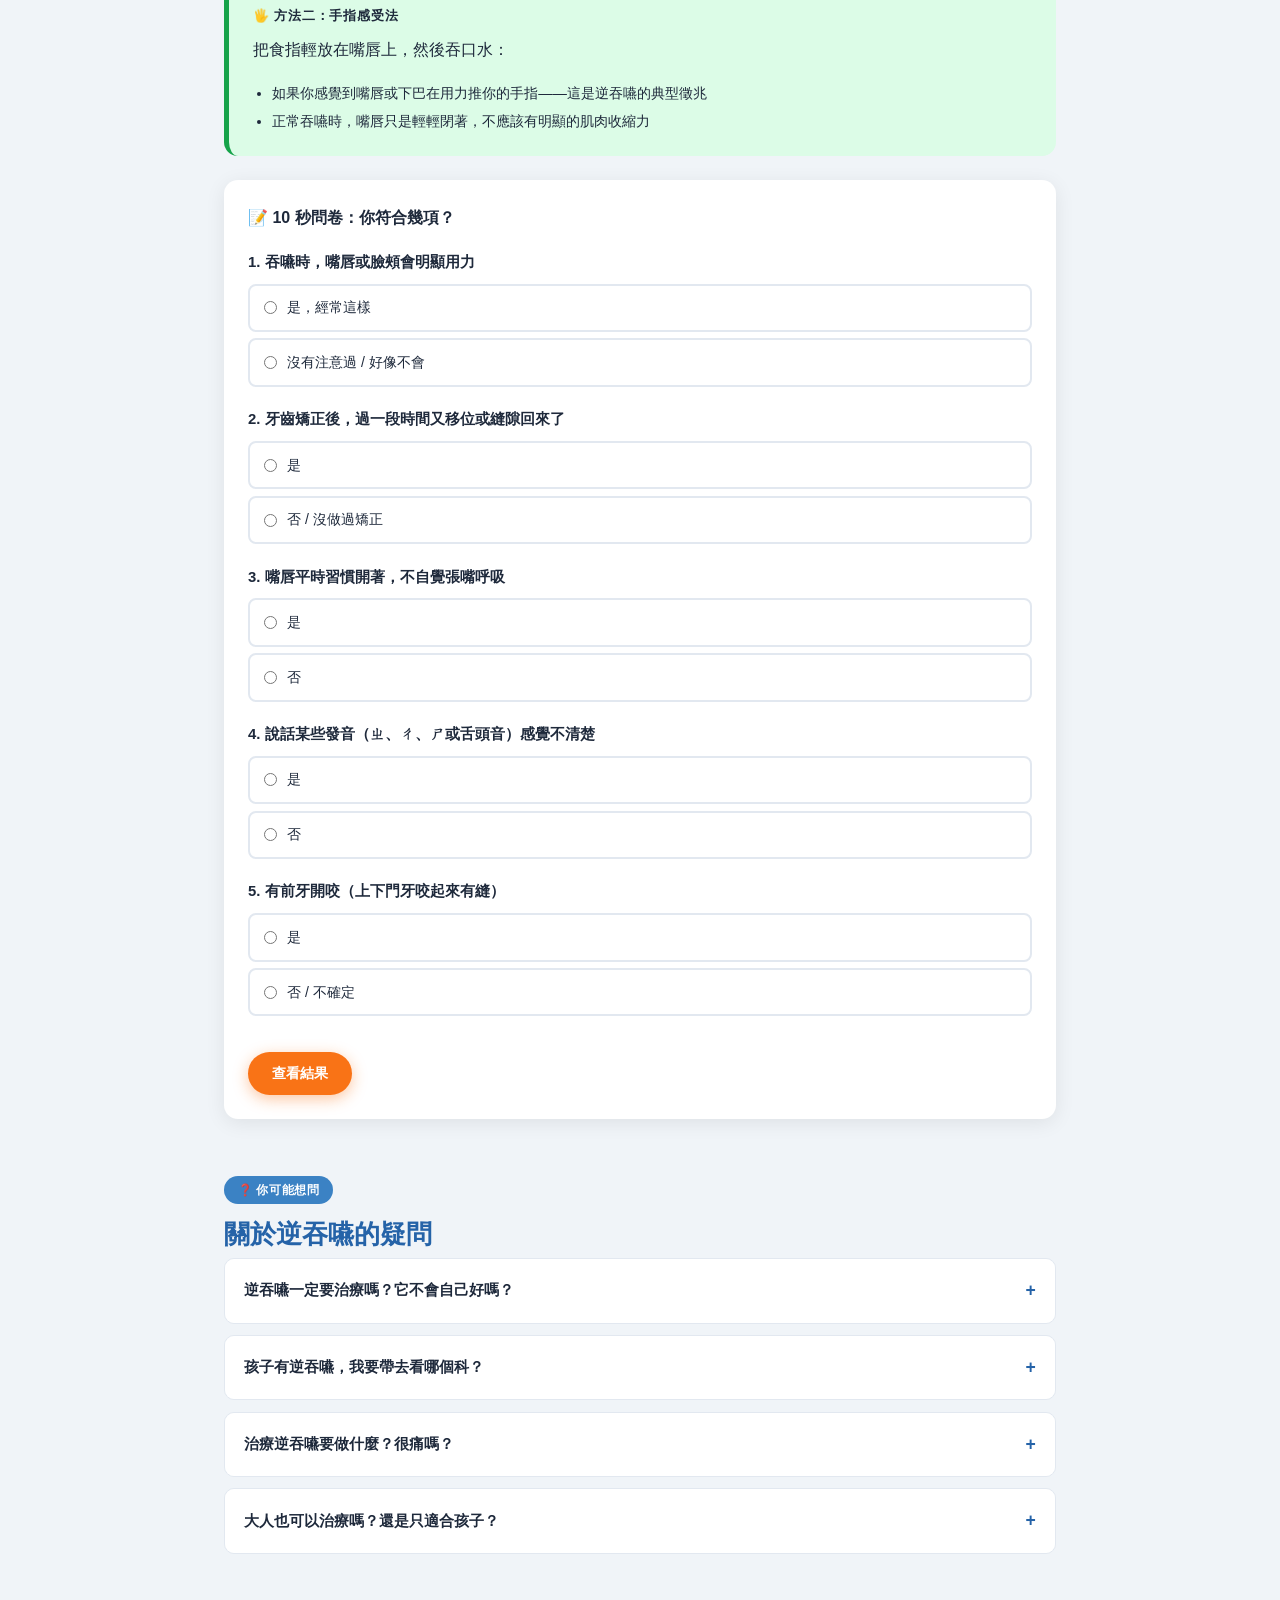
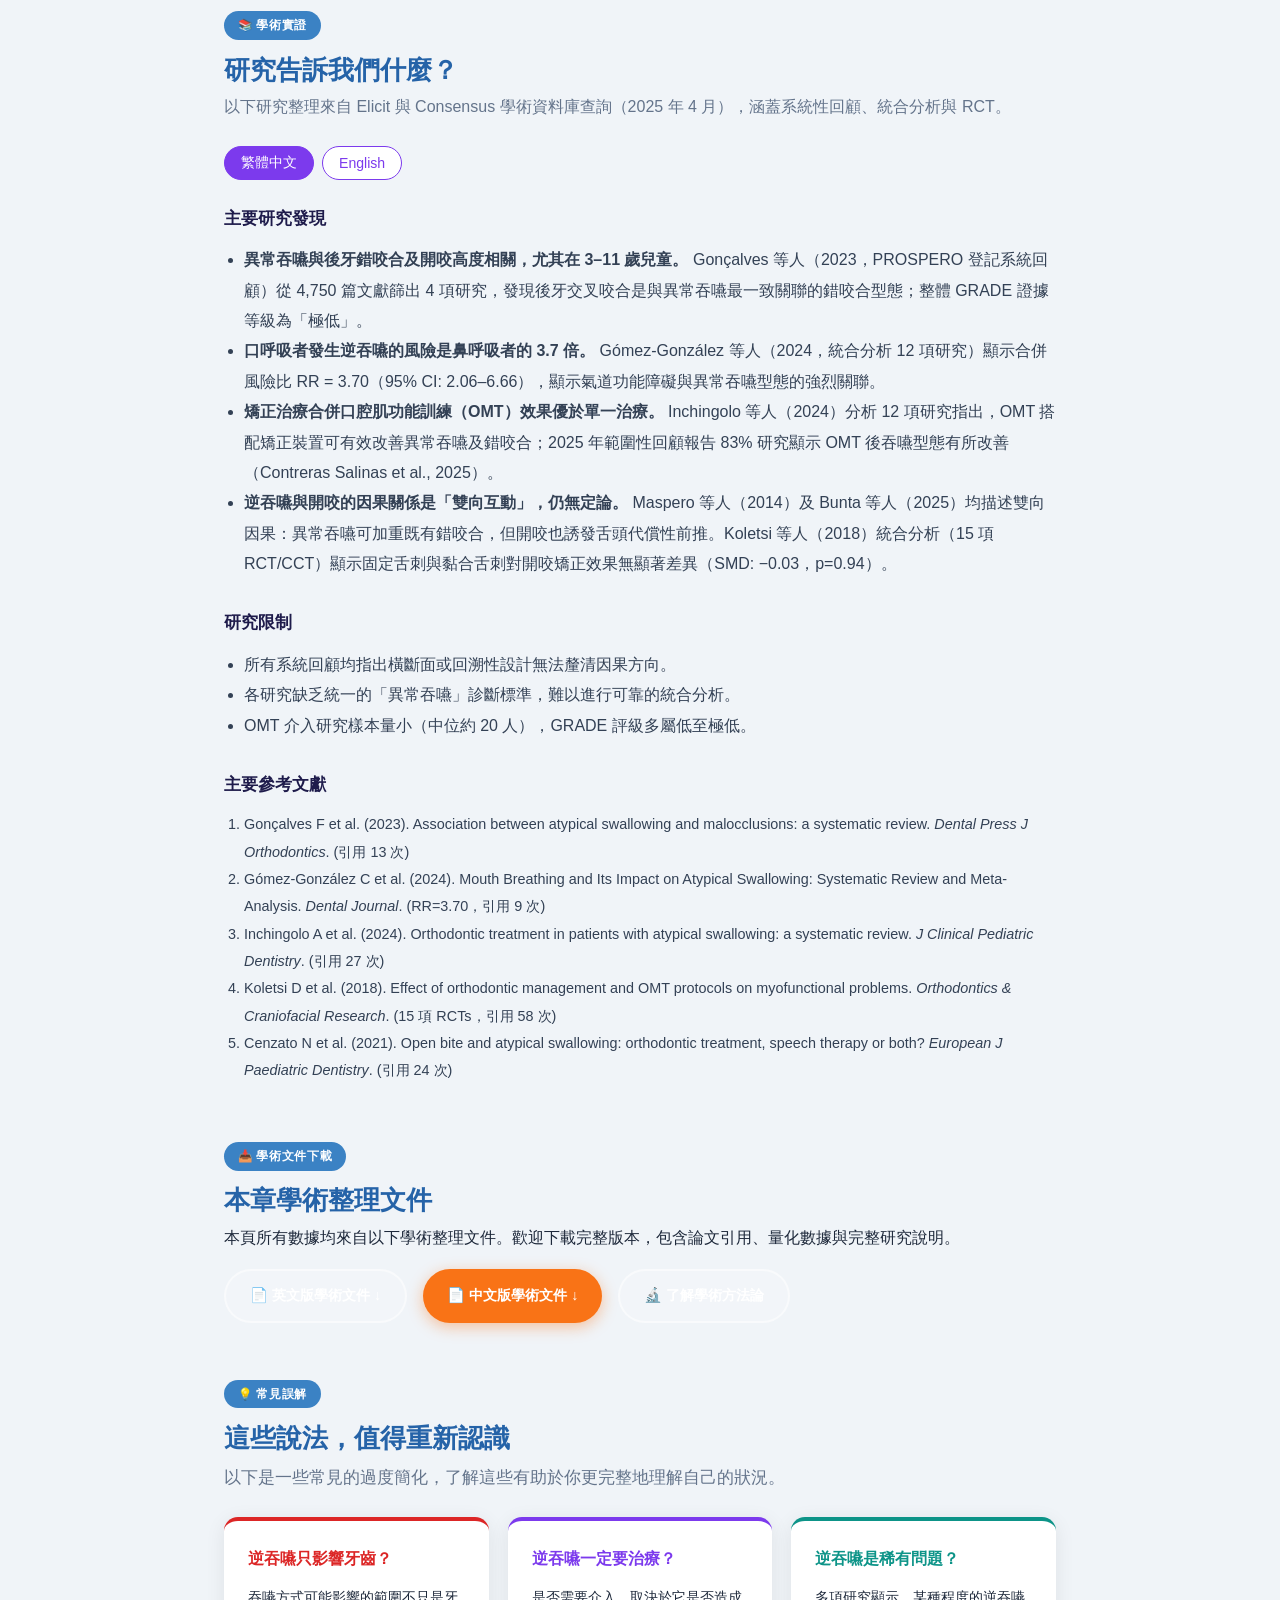
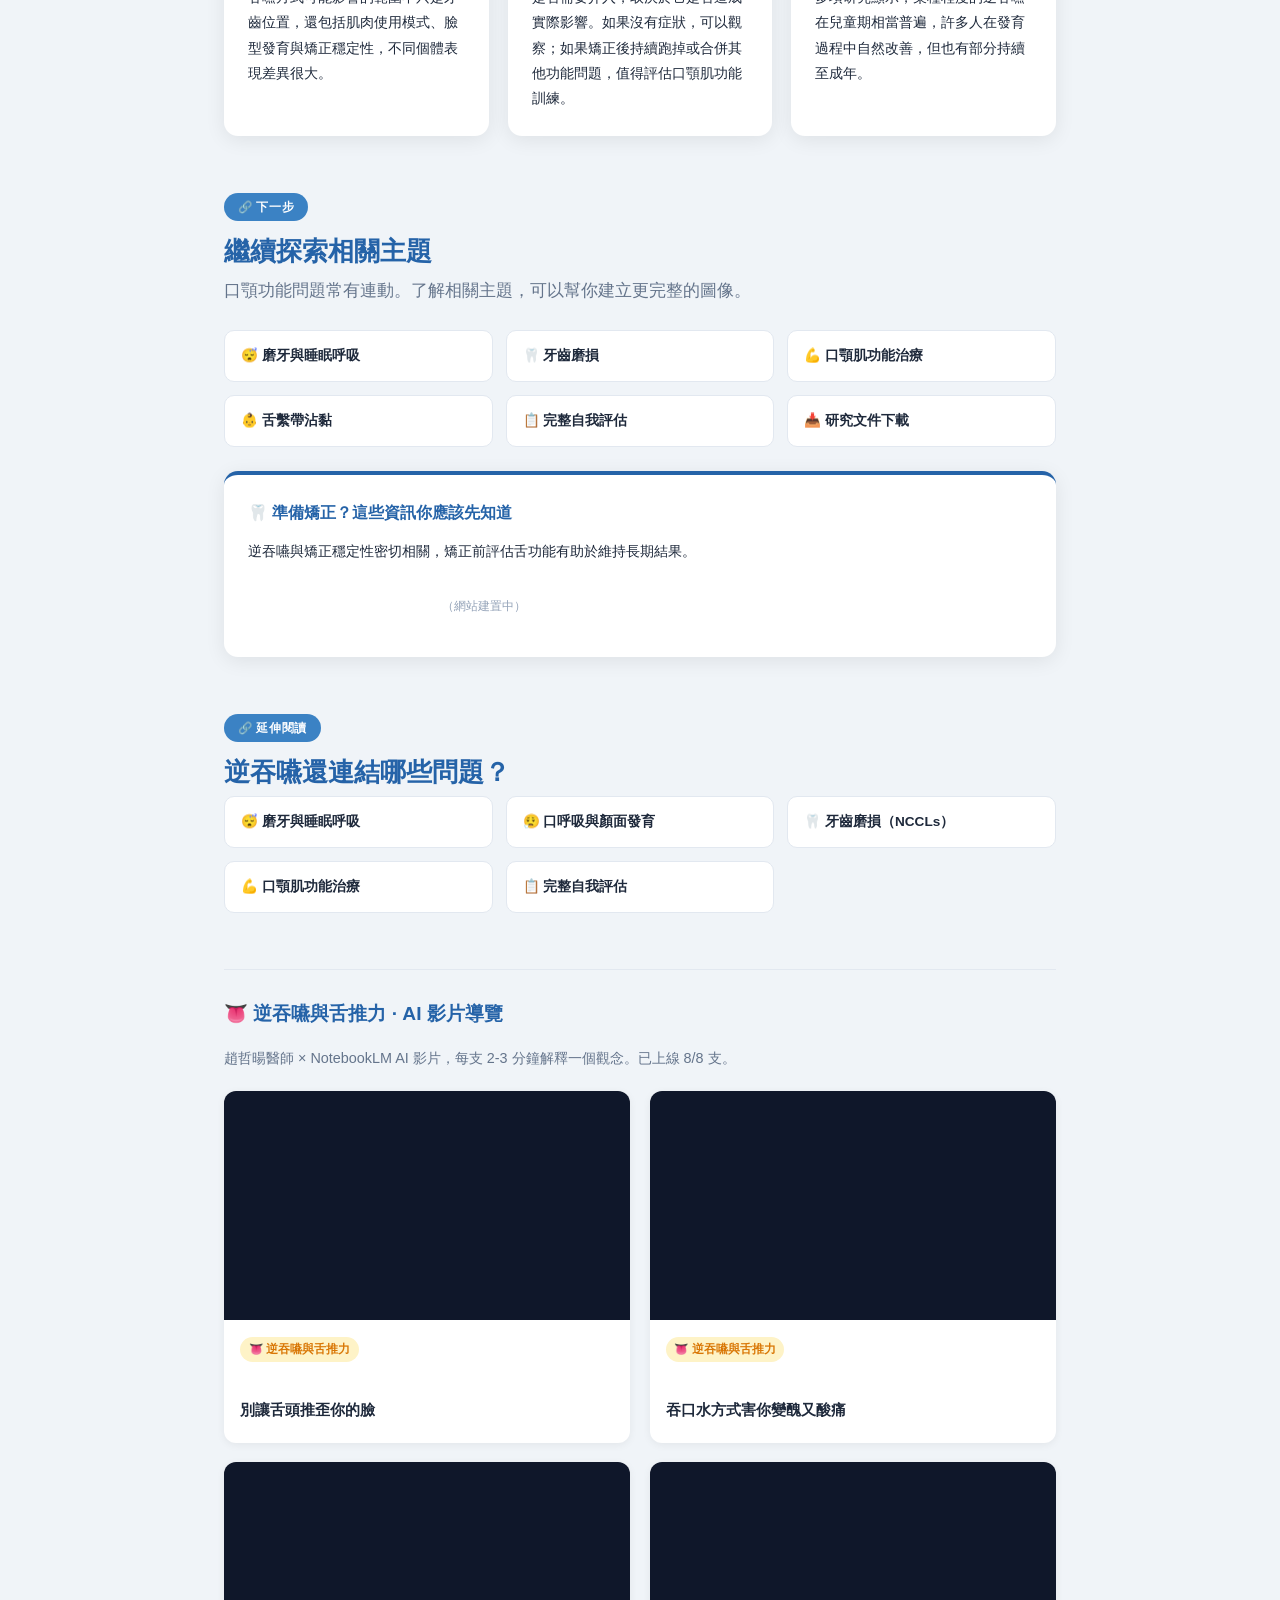
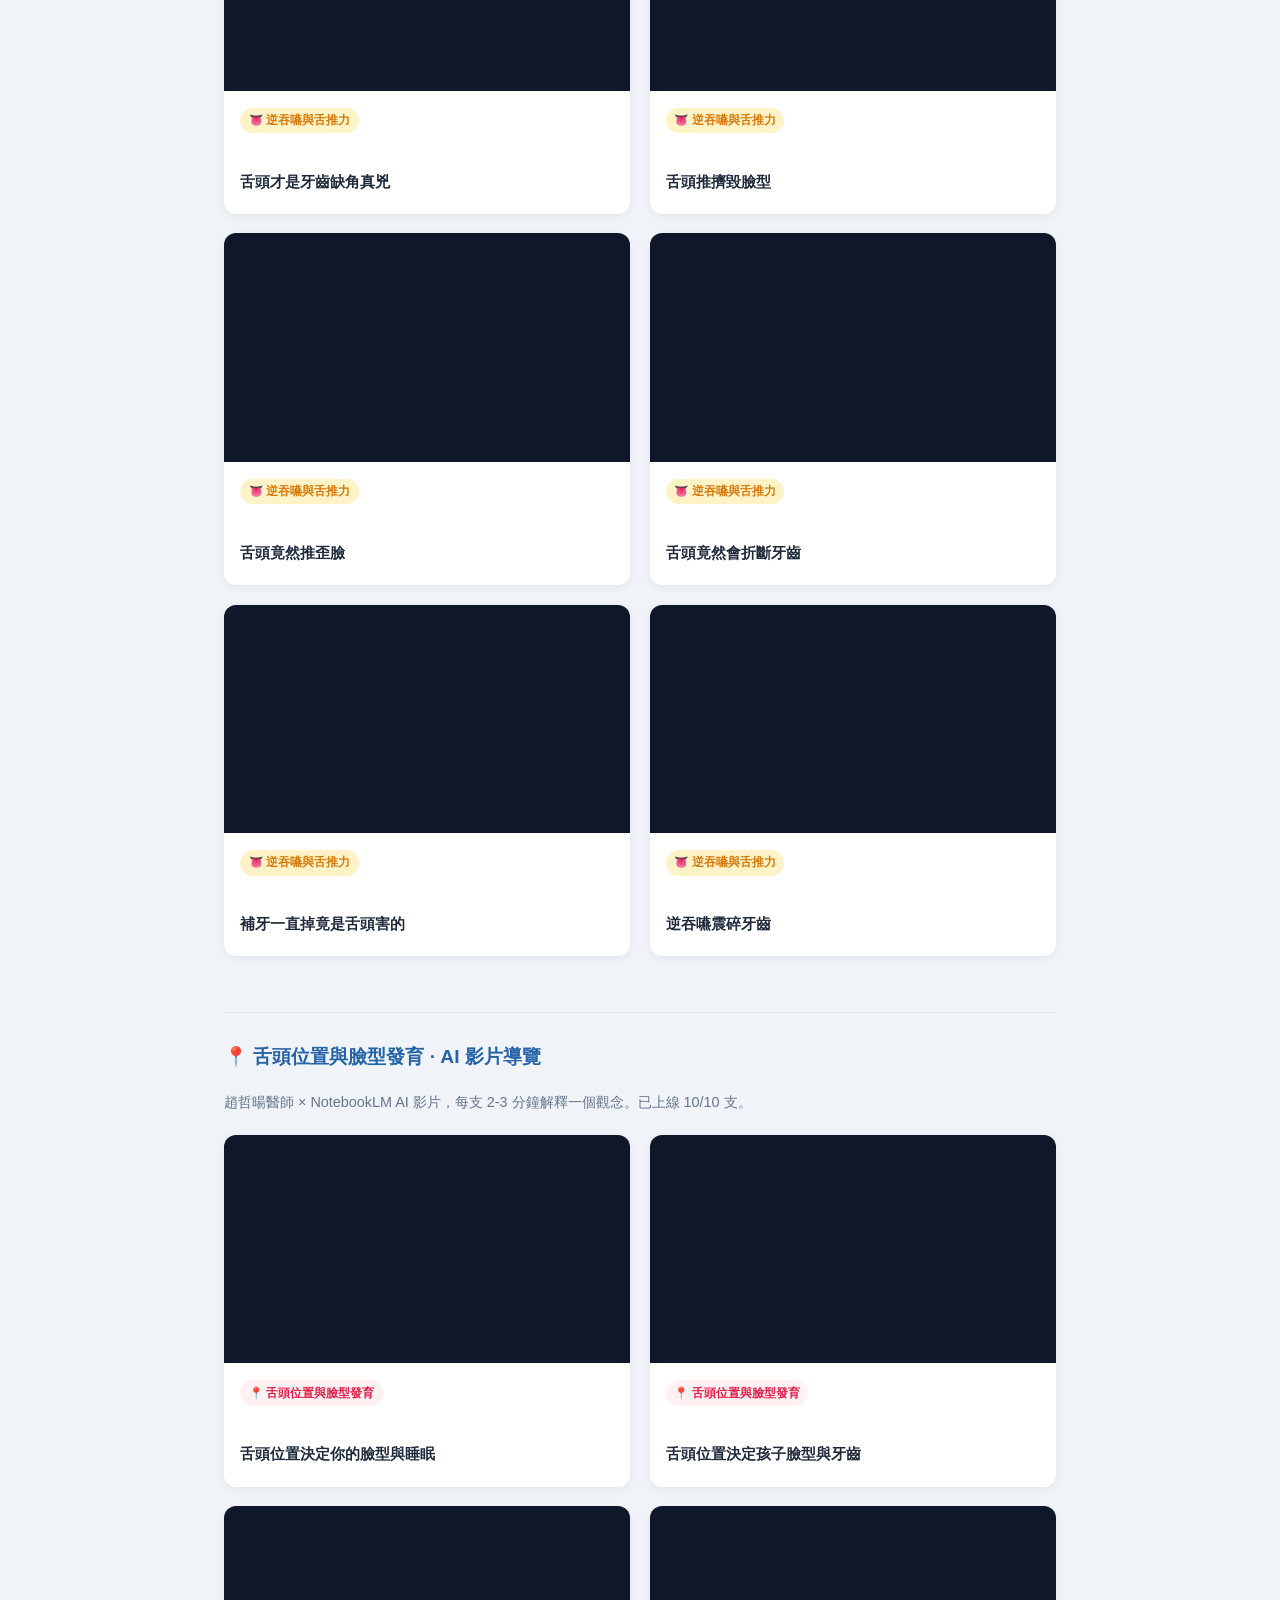
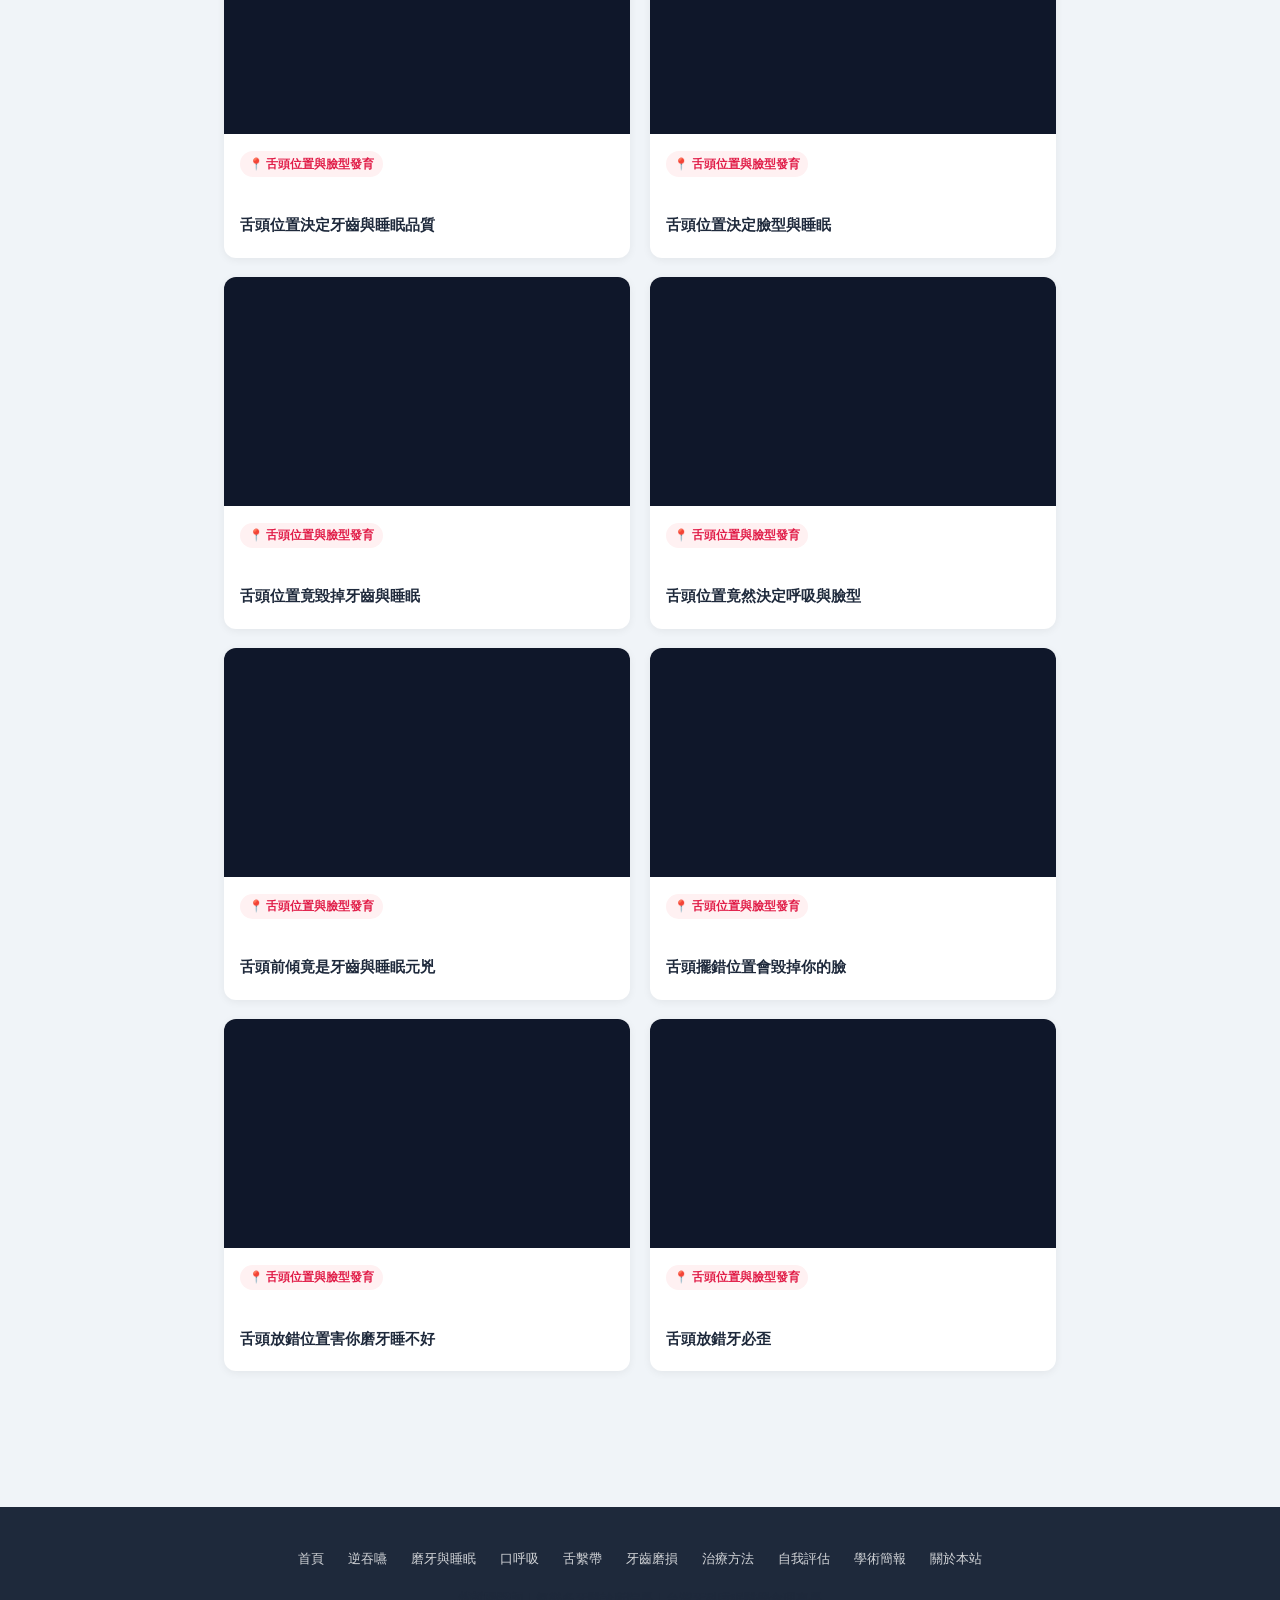
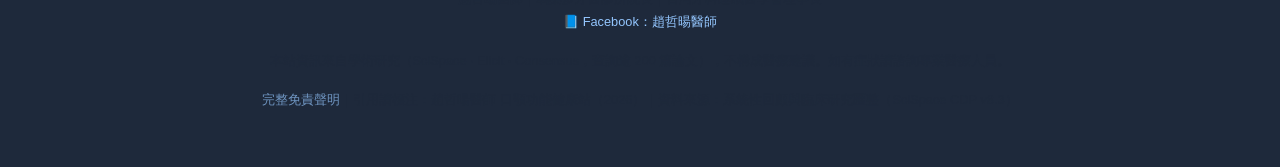
<file: tongue-thrust.html>
<!DOCTYPE html>
<html lang="zh-TW">
<head>
  <meta charset="UTF-8">
  <meta name="viewport" content="width=device-width, initial-scale=1.0">
  <meta name="description" content="逆吞嚥衛教｜你每天吞嚥 2,000 次，舌頭推力是正常的 7.4 倍——了解逆吞嚥如何影響牙齒、臉型與睡眠，以及口肌功能治療（OMT）的效果。">
  <meta property="og:title" content="逆吞嚥——你每天吞 2,000 次的傷害｜口顎功能健康站">
  <meta property="og:description" content="每天 2,000 次的吞嚥，如果舌頭位置不對，就是 2,000 次的橫向推力。了解逆吞嚥的影響與治療方法。">
  <meta property="og:type" content="article">
  <title>逆吞嚥——你每天吞 2,000 次的傷害｜口顎功能健康站</title>
  <link rel="stylesheet" href="style.css">
</head>
<body>

<nav class="site-nav">
  <div class="nav-inner">
    <a href="index.html" class="nav-logo">🦷 口顎功能健康站</a>
    <ul class="nav-links">
      <li><a href="index.html">首頁</a></li>
      <li><a href="self-check.html">自我評估</a></li>
      <li><a href="tongue-thrust.html" class="active">逆吞嚥</a></li>
      <li><a href="osa-bruxism.html">磨牙與睡眠</a></li>
      <li><a href="sleep-quality.html">睡眠品質</a></li>
      <li><a href="mouth-breathing.html">口呼吸</a></li>
      <li><a href="ankyloglossia.html">舌繫帶</a></li>
      <li><a href="ncls.html">牙齒磨損</a></li>
      <li><a href="omt.html">如何治療</a></li>
      <li><a href="presentations.html">簡報資料</a></li>
      <li><a href="research.html">研究文件</a></li>
      <li><a href="about.html">關於本站</a></li>
    </ul>
  </div>
</nav>

<div class="hero" style="background:linear-gradient(145deg,#1e40af,#3730a3,#6d28d9);">
  <div class="tag">👅 第一章｜逆吞嚥</div>
  <h1>你每天吞嚥 <em>2,000 次</em>——<br>每一次，舌頭都在推你的牙齒嗎？</h1>
  <p class="sub">逆吞嚥（Tongue Thrust）是最常被忽略的口腔問題。它不痛、看不出來，卻每天默默傷害你的牙齒、臉型和睡眠。</p>
  <div class="hero-btns">
    <a href="#self-test" class="btn btn-primary">我有逆吞嚥嗎？自我測試</a>
    <a href="#what-is" class="btn btn-outline">先了解什麼是逆吞嚥</a>
  </div>
</div>

<main>
  <div class="breadcrumb"><a href="index.html">首頁</a> › 逆吞嚥</div>

  <!-- 開場情境 -->
  <section>
    <div class="hl hl-blue">
      <div class="title">🎬 想像一個場景</div>
      <p>你今天吃了三餐、喝了幾杯水、吞了幾口口水——這些加起來，你的舌頭大概移動了 <strong>2,000 次</strong>。</p>
      <p>如果你吞嚥的方式是對的，沒什麼問題。但如果你的舌頭每次吞嚥都往前推，這 2,000 次，就是 2,000 次的「橫向推力」施加在你的門牙上。</p>
      <p style="margin-bottom:0;">一天、兩天感覺不出來。但十年、二十年後呢？</p>
    </div>
  </section>

  <!-- NotebookLM 學習資源 -->
  <section>
    <div class="section-label" style="background:#7c3aed;">🎙 NotebookLM 學習資源 <span style="font-size:.75rem;background:rgba(255,255,255,.2);padding:.1rem .45rem;border-radius:10px;margin-left:.5rem;">NEW</span></div>
    <h2>AI 生成：音頻導覽 × 投影片 × 資訊圖</h2>
    <p>本站所有文獻已匯入 NotebookLM，由 AI 自動生成多媒體學習資源，適合不同學習方式的讀者。</p>
    <div style="display:grid; grid-template-columns:1fr 1fr; gap:1.5rem; margin-top:1rem;">
      <div>
        <img src="images/notebooklm/tt_infographic.jpg" alt="逆吞嚥與口顎功能異常 資訊圖" style="width:100%; border-radius:10px; box-shadow:0 4px 16px rgba(0,0,0,.12);">
        <p style="font-size:.78rem; color:#64748b; margin:.5rem 0 0; text-align:center;">▲ NotebookLM 生成資訊圖｜口顎肌功能異常與逆吞嚥</p>
      </div>
      <div style="display:flex; flex-direction:column; gap:.8rem; justify-content:center;">
        <div style="background:#f5f3ff; border-left:4px solid #7c3aed; border-radius:0 8px 8px 0; padding:1rem;">
          <div style="font-weight:700; color:#5b21b6; margin-bottom:.3rem;">🎧 音頻導覽（中文）</div>
          <div style="font-size:.85rem; color:#4c1d95; line-height:1.7;">
            舌頭放錯位置害你磨牙睡不好<br>
            逆吞嚥震碎牙齒<br>
            補牙一直掉竟是舌頭害的<br>
            舌頭竟然推歪臉<br>
            <span style="color:#7c3aed; font-size:.8rem;">共 10+ 份音頻，可在研究文件頁下載</span>
          </div>
        </div>
        <div style="background:#faf5ff; border-left:4px solid #a855f7; border-radius:0 8px 8px 0; padding:1rem;">
          <div style="font-weight:700; color:#7e22ce; margin-bottom:.3rem;">📊 AI 投影片（英中雙語）</div>
          <div style="font-size:.85rem; color:#6b21a8; line-height:1.7;">
            OMD and Tongue Thrust Clinical Protocols<br>
            口顎肌功能異常臨床指引<br>
            <span style="color:#7c3aed; font-size:.8rem;">完整 PDF 可至研究文件頁下載</span>
          </div>
        </div>
        <a href="research.html" class="btn btn-primary" style="background:#7c3aed; border-color:#7c3aed; text-align:center;">前往研究文件頁下載全部資源 →</a>
      </div>
    </div>
  </section>

  <!-- 相關簡報 -->
  <section>
    <div class="section-label">🎥 相關學術簡報</div>
    <h2>本主題的學術簡報</h2>
    <p>以下簡報由趙哲暘醫師整理，資料來源為同儕審查學術文獻，歡迎線上觀看或分享。</p>
    <div class="related-grid" style="grid-template-columns: repeat(auto-fill, minmax(260px,1fr)); gap:1rem;">
      <a href="https://gamma.app/docs/v9a3ghbe2ptth27" target="_blank" class="related-link" style="display:flex; flex-direction:column; gap:.3rem; padding:1rem;">
        <span style="font-weight:700; font-size:.95rem; line-height:1.4;">口顎功能異常入門框架</span>
        <span style="font-size:.78rem; color:#64748b;">👨‍⚕️ 一般牙科醫師｜入門</span>
        <span style="font-size:.8rem; color:#2563a8; margin-top:.2rem;">觀看簡報 →</span>
      </a>
      <a href="https://gamma.app/docs/dheow5d4tfe8lms" target="_blank" class="related-link" style="display:flex; flex-direction:column; gap:.3rem; padding:1rem;">
        <span style="font-weight:700; font-size:.95rem; line-height:1.4;">逆吞嚥代償機制病因學架構</span>
        <span style="font-size:.78rem; color:#64748b;">🔬 進階臨床醫師</span>
        <span style="font-size:.8rem; color:#2563a8; margin-top:.2rem;">觀看簡報 →</span>
      </a>
      <a href="https://gamma.app/docs/ynzv4xgbwexxmeb" target="_blank" class="related-link" style="display:flex; flex-direction:column; gap:.3rem; padding:1rem;">
        <span style="font-weight:700; font-size:.95rem; line-height:1.4;">孩子吞嚥不對嗎？逆吞嚥的認識與早期介入</span>
        <span style="font-size:.78rem; color:#64748b;">👨‍👩‍👧 家長與一般民眾</span>
        <span style="font-size:.8rem; color:#2563a8; margin-top:.2rem;">觀看簡報 →</span>
      </a>
      <a href="https://gamma.app/docs/yatndtx53mklwtz" target="_blank" class="related-link" style="display:flex; flex-direction:column; gap:.3rem; padding:1rem;">
        <span style="font-weight:700; font-size:.95rem; line-height:1.4;">逆吞嚥 OMT 實證治療：計畫設計與療效評估</span>
        <span style="font-size:.78rem; color:#64748b;">🗣 語言治療師｜進階</span>
        <span style="font-size:.8rem; color:#2563a8; margin-top:.2rem;">觀看簡報 →</span>
      </a>
      <a href="https://gamma.app/docs/wt1ktd2kir1o3v9" target="_blank" class="related-link" style="display:flex; flex-direction:column; gap:.3rem; padding:1rem;">
        <span style="font-weight:700; font-size:.95rem; line-height:1.4;">兒童吞嚥功能評估與 OMT 療程規劃指引</span>
        <span style="font-size:.78rem; color:#64748b;">🗣 語言治療師｜臨床實務</span>
        <span style="font-size:.8rem; color:#2563a8; margin-top:.2rem;">觀看簡報 →</span>
      </a>
      <a href="https://gamma.app/docs/iq5ibmc0574655d" target="_blank" class="related-link" style="display:flex; flex-direction:column; gap:.3rem; padding:1rem; border:2px solid #d97706; background:linear-gradient(135deg,#fffbeb,#fef3c7);">
        <span style="font-weight:700; font-size:.95rem; line-height:1.4;">逆吞嚥與口顎肌功能異常｜完整學術解析</span>
        <span style="font-size:.78rem; color:#92400e;">📚 詳細學術版｜22張完整簡報｜含DOI引用</span>
        <span style="font-size:.8rem; color:#d97706; margin-top:.2rem;">觀看完整學術版 →</span>
      </a>
    </div>
  </section>

  <!-- AI 圖卡說明 -->
  <section style="margin-bottom:2rem;">
    <div class="section-label">🎨 AI 視覺圖卡</div>
    <h2>圖解：你每次吞嚥時發生了什麼？</h2>
    <p>以下圖卡由 AI 根據學術文獻自動繪製，用視覺化方式呈現逆吞嚥的關鍵概念。</p>
    <a href="https://gamma.app/docs/envp5g4dznkcp77" target="_blank" rel="noopener"
      style="display:block; border-radius:12px; background:linear-gradient(135deg,#1e3a5f 0%,#2563a8 100%); color:white; text-decoration:none; padding:2rem 1.5rem; text-align:center; margin-top:1rem; box-shadow:0 4px 20px rgba(0,0,0,.15); transition:transform .2s;"
      onmouseover="this.style.transform='translateY(-3px)'" onmouseout="this.style.transform='none'">
      <div style="font-size:2.2rem; margin-bottom:.6rem;">🎯</div>
      <div style="font-weight:700; font-size:1.05rem; margin-bottom:.4rem;">逆吞嚥視覺說明圖卡</div>
      <div style="font-size:.82rem; opacity:.75; margin-bottom:1.2rem;">4 張 AI 插圖圖卡 · 正常 vs 逆吞嚥比較 · 中文版</div>
      <div style="display:inline-block; background:white; color:#2563a8; padding:.4rem 1.4rem; border-radius:20px; font-weight:600; font-size:.9rem;">點擊開啟圖卡 →</div>
    </a>
    <p style="font-size:.8rem; color:#64748b; margin-top:.6rem; text-align:center;">
      ▲ 點擊開啟 Gamma 互動圖卡 ｜ 資料來源：學術文獻整理，趙哲暘醫師審訂
    </p>
  </section>

  <!-- GPT Image 醫學解說圖 -->
  <section style="margin-bottom:2rem;">
    <div class="section-label">🖼 醫學解說圖</div>
    <h2>逆吞嚥：視覺化關鍵說明</h2>
    <p>以下解說圖由 GPT Image 1.5 依據學術文獻繪製，精準呈現口顎解剖與力學原理。</p>
    <div style="display:grid; grid-template-columns:repeat(auto-fit,minmax(280px,1fr)); gap:1.2rem; margin-top:1rem;">
      <figure style="margin:0; text-align:center;">
        <img src="images/tongue-thrust-01-comparison.png"
          alt="正常吞嚥 vs 逆吞嚥舌頭位置對比圖"
          style="width:100%; border-radius:10px; box-shadow:0 3px 14px rgba(0,0,0,.13);"
          loading="lazy">
        <figcaption style="font-size:.82rem; color:#64748b; margin-top:.5rem;">
          ▲ 正常吞嚥 vs 逆吞嚥：舌頭位置與力量方向對比
        </figcaption>
      </figure>
      <figure style="margin:0; text-align:center;">
        <img src="images/tongue-thrust-02-force-v2.png"
          alt="逆吞嚥異常舌推力示意圖（7.4倍）"
          style="width:100%; border-radius:10px; box-shadow:0 3px 14px rgba(0,0,0,.13);"
          loading="lazy">
        <figcaption style="font-size:.82rem; color:#64748b; margin-top:.5rem;">
          ▲ 逆吞嚥對牙齒施加的異常推力——是正常吞嚥的 7.4 倍
        </figcaption>
      </figure>
    </div>
    <p style="font-size:.78rem; color:#94a3b8; margin-top:.8rem; text-align:center;">
      圖像由 GPT Image 1.5 生成 ｜ 趙哲暘醫師審訂 ｜ 資料來源：同儕審查學術文獻
    </p>
  </section>

  <!-- 什麼是逆吞嚥 -->
  <section id="what-is">
    <div class="section-label">📖 基本觀念</div>
    <h2>逆吞嚥是什麼？</h2>

    <p class="lead">簡單說：<strong>吞嚥時，舌頭跑到不對的地方。</strong></p>

    <table class="data-table">
      <tr>
        <th style="width:50%;">✅ 正常吞嚥（成熟型）</th>
        <th>❌ 逆吞嚥（嬰兒型）</th>
      </tr>
      <tr>
        <td>舌尖頂在上門牙後方的硬腭</td>
        <td>舌頭往前推，頂住或跑出門牙之間</td>
      </tr>
      <tr>
        <td>嘴唇放鬆輕閉</td>
        <td>嘴唇、臉頰會用力收縮幫忙吞</td>
      </tr>
      <tr>
        <td>牙齒自然輕碰</td>
        <td>牙齒分開，靠嘴唇力量代償</td>
      </tr>
      <tr>
        <td>力量向上傳遞到上顎</td>
        <td>力量向前推到門牙（橫向！）</td>
      </tr>
    </table>

    <div class="hl hl-yellow">
      <div class="title">💡 為什麼會有逆吞嚥？</div>
      <p>寶寶出生時天生就用逆吞嚥——這樣才能喝到奶。正常來說，孩子在 6 歲前應該自然過渡到成熟的吞嚥方式。</p>
      <p style="margin-bottom:0;">但如果這個過渡沒有發生（因為口呼吸、舌繫帶、過敏、奶嘴使用太久等原因），嬰兒型吞嚥就會殘留到成年，成為你一輩子的習慣。</p>
    </div>
  </section>

  <!-- 有多普遍 -->
  <section>
    <div class="section-label">📊 數字說話</div>
    <h2>這有多常見？</h2>
    <div class="stats">
      <div class="stat"><div class="num" style="color:#2563a8;">30–50%</div><div class="unit">兒童有口顎肌肉功能問題（包含逆吞嚥）</div></div>
      <div class="stat"><div class="num" style="color:#7c3aed;">38%</div><div class="unit">成年人仍有殘留的非典型吞嚥模式</div></div>
      <div class="stat"><div class="num" style="color:#dc2626;">72%</div><div class="unit">需要正顎手術的患者同時有口顎肌功能問題</div></div>
    </div>
    <p style="color:var(--muted); font-size:.85rem; text-align:center;">資料來源：系統性回顧與臨床研究匯整（SciSpace CDP v8.3）</p>
  </section>

  <!-- 力量有多大 -->
  <section>
    <div class="section-label">💪 生物力學</div>
    <h2>舌頭推力有多驚人？</h2>
    <p>這是研究人員實際量測出來的數字，可能會讓你嚇一跳：</p>

    <div class="hl hl-red">
      <div class="title">🔬 實際研究數據（使用 IOPI 舌壓量測儀）</div>
      <p>正常吞嚥的舌頭力量：<strong>2.469 kPa</strong></p>
      <p>逆吞嚥的舌頭推力：<strong>18.39 kPa</strong></p>
      <p style="margin-bottom:0;">差距：<strong>整整 7.4 倍</strong>，而且方向完全錯誤——是橫向推力，不是向上的力量</p>
    </div>

    <div class="card" style="margin-top:1.2rem;">
      <h3 style="margin-top:0;">📐 這代表什麼？</h3>
      <p>想像每天有人用 7 倍的力量，橫向推你的前牙，推 2,000 次。</p>
      <p>一年就是 <strong>730,000 次推力</strong>。</p>
      <p style="margin-bottom:0;">難怪牙齒會慢慢移位、矯正完又復發、牙頸部出現磨損的小缺口。</p>
    </div>
  </section>

  <!-- 逆吞嚥的後果 -->
  <section>
    <div class="section-label">⚠️ 後果</div>
    <h2>如果不處理，會怎樣？</h2>
    <p class="lead">逆吞嚥不只是「一個壞習慣」，它會引發一連串的骨牌效應：</p>

    <div class="flow">
      <div class="flow-step">
        <div class="bubble" style="background:#6d28d9;">起點</div>
        <div class="content">
          <strong>舌頭每天往前推 2,000 次</strong>
          <span>力量是正常吞嚥的 7.4 倍，方向卻是橫向的</span>
        </div>
      </div>
      <div class="flow-arrow">↓</div>
      <div class="flow-step">
        <div class="bubble" style="background:#dc2626;">牙齒</div>
        <div class="content">
          <strong>門牙被慢慢往前推</strong>
          <span>產生牙縫、門牙外暴、咬合不正、矯正後容易復發</span>
        </div>
      </div>
      <div class="flow-arrow">↓</div>
      <div class="flow-step">
        <div class="bubble" style="background:#f97316;">顎骨</div>
        <div class="content">
          <strong>舌頭低位，失去對上顎的支撐</strong>
          <span>上顎發育變窄、變高、弓形縮窄，牙齒沒有足夠空間</span>
        </div>
      </div>
      <div class="flow-arrow">↓</div>
      <div class="flow-step">
        <div class="bubble" style="background:#0d9488;">氣道</div>
        <div class="content">
          <strong>上顎窄 + 舌頭低位 = 氣道空間縮小</strong>
          <span>睡眠時呼吸道容易塌陷，OSA 和打鼾風險大增</span>
        </div>
      </div>
      <div class="flow-arrow">↓</div>
      <div class="flow-step">
        <div class="bubble" style="background:#2563a8;">睡眠</div>
        <div class="content">
          <strong>睡眠品質差、磨牙、早晨頭痛</strong>
          <span>睡眠呼吸中止症引發夜間磨牙，形成惡性循環</span>
        </div>
      </div>
    </div>

    <div class="hl hl-orange">
      <div class="title">💬 還有這些症狀</div>
      <ul class="checklist">
        <li><span class="check">🦷</span> 牙頸部出現楔形小缺口（NCCLs），修復體一補了又脫落</li>
        <li><span class="check">😮</span> 嘴唇容易乾裂，習慣張嘴</li>
        <li><span class="check">📐</span> 嘴唇或臉頰吞嚥時會明顯用力縮</li>
        <li><span class="check">🗣</span> 說某些字（ㄓ、ㄔ、ㄕ）的發音不清楚</li>
        <li><span class="check">😬</span> 矯正完牙縫又開了，或門牙又往前跑</li>
      </ul>
    </div>
  </section>

  <!-- 三句話總結 -->
  <div class="three-sum">
    <h4>三句話總結</h4>
    <ol>
      <li>逆吞嚥就是「每天 2,000 次，用 7 倍力量，橫向推牙齒」——累積傷害不亞於任何副功能習慣。</li>
      <li>它不只傷牙齒，還會讓臉型發育偏差、氣道縮小，最終引發睡眠問題和磨牙。</li>
      <li>這是可以治療的——口顎肌功能治療（OMT）已被研究證實有效，越早處理效果越好。</li>
    </ol>
  </div>

  <!-- 金句 -->
  <div class="quote">
    <div class="q-text">「你不需要知道所有的學術名詞。<br>你只需要知道一件事：<br>如果吞嚥時舌頭往前推，<br>那你的牙齒每天都在被傷害。」</div>
    <div class="q-source">── 口顎肌功能研究摘要改寫</div>
  </div>

  <!-- 自我測試 -->
  <section id="self-test">
    <div class="section-label">🧪 自我測試</div>
    <h2>你有逆吞嚥嗎？</h2>
    <p class="lead">現在就來試試看！這個測試不能取代專業評估，但可以給你一個初步的參考。</p>

    <div class="hl hl-blue">
      <div class="title">🪞 方法一：對著鏡子吞口水</div>
      <p>現在，慢慢吞一口口水，同時觀察：</p>
      <ul style="margin-left:1.2rem; font-size:.9rem; line-height:1.9;">
        <li>你的嘴唇有沒有閉起來？（應該要閉）</li>
        <li>你的嘴唇或臉頰有沒有用力收縮？（不應該）</li>
        <li>你的下巴有沒有往前伸？（不應該）</li>
        <li>舌頭有沒有從牙縫之間跑出來？（不應該）</li>
      </ul>
    </div>

    <div class="hl hl-green" style="margin-top:1rem;">
      <div class="title">🖐 方法二：手指感受法</div>
      <p>把食指輕放在嘴唇上，然後吞口水：</p>
      <ul style="margin-left:1.2rem; font-size:.9rem; line-height:1.9;">
        <li>如果你感覺到嘴唇或下巴在用力推你的手指——這是逆吞嚥的典型徵兆</li>
        <li>正常吞嚥時，嘴唇只是輕輕閉著，不應該有明顯的肌肉收縮力</li>
      </ul>
    </div>

    <div class="quiz-box">
      <h4>📝 10 秒問卷：你符合幾項？</h4>
      <div class="quiz-q"><div class="q">1. 吞嚥時，嘴唇或臉頰會明顯用力</div>
        <div class="quiz-opts">
          <label class="quiz-opt"><input type="radio" name="q1" value="1"> 是，經常這樣</label>
          <label class="quiz-opt"><input type="radio" name="q1" value="0"> 沒有注意過 / 好像不會</label>
        </div>
      </div>
      <div class="quiz-q"><div class="q">2. 牙齒矯正後，過一段時間又移位或縫隙回來了</div>
        <div class="quiz-opts">
          <label class="quiz-opt"><input type="radio" name="q2" value="1"> 是</label>
          <label class="quiz-opt"><input type="radio" name="q2" value="0"> 否 / 沒做過矯正</label>
        </div>
      </div>
      <div class="quiz-q"><div class="q">3. 嘴唇平時習慣開著，不自覺張嘴呼吸</div>
        <div class="quiz-opts">
          <label class="quiz-opt"><input type="radio" name="q3" value="1"> 是</label>
          <label class="quiz-opt"><input type="radio" name="q3" value="0"> 否</label>
        </div>
      </div>
      <div class="quiz-q"><div class="q">4. 說話某些發音（ㄓ、ㄔ、ㄕ或舌頭音）感覺不清楚</div>
        <div class="quiz-opts">
          <label class="quiz-opt"><input type="radio" name="q4" value="1"> 是</label>
          <label class="quiz-opt"><input type="radio" name="q4" value="0"> 否</label>
        </div>
      </div>
      <div class="quiz-q"><div class="q">5. 有前牙開咬（上下門牙咬起來有縫）</div>
        <div class="quiz-opts">
          <label class="quiz-opt"><input type="radio" name="q5" value="1"> 是</label>
          <label class="quiz-opt"><input type="radio" name="q5" value="0"> 否 / 不確定</label>
        </div>
      </div>
      <button class="btn btn-primary quiz-submit" onclick="calcTTQuiz()">查看結果</button>
      <div class="quiz-result" id="ttResult"></div>
    </div>
  </section>

  <!-- FAQ -->
  <section>
    <div class="section-label">❓ 你可能想問</div>
    <h2>關於逆吞嚥的疑問</h2>

    <div class="faq-item">
      <div class="faq-q" onclick="toggleFaq(this)">逆吞嚥一定要治療嗎？它不會自己好嗎？<span class="faq-toggle">+</span></div>
      <div class="faq-a">逆吞嚥通常不會自己消失，因為這已經是你根深蒂固的肌肉記憶。就像你寫字的慣用手，不靠刻意練習是很難改變的。研究顯示，如果不治療，逆吞嚥會持續傷害牙齒、持續阻礙顎骨發育，也讓其他治療（例如矯正）的效果大打折扣。</div>
    </div>
    <div class="faq-item">
      <div class="faq-q" onclick="toggleFaq(this)">孩子有逆吞嚥，我要帶去看哪個科？<span class="faq-toggle">+</span></div>
      <div class="faq-a">可以先從兒童牙科或矯正科開始，請醫生評估是否有逆吞嚥、口呼吸或舌頭姿勢問題。如果確認有，通常會轉介口顎肌功能治療師（OMT Therapist）或語言治療師進行訓練。</div>
    </div>
    <div class="faq-item">
      <div class="faq-q" onclick="toggleFaq(this)">治療逆吞嚥要做什麼？很痛嗎？<span class="faq-toggle">+</span></div>
      <div class="faq-a">口顎肌功能治療是「訓練課程」，不是手術。主要是一系列的舌頭、嘴唇、臉頰肌肉練習，還有學習正確的吞嚥動作。不會痛，但需要每天練習，有點像學樂器一樣，需要時間和耐心。一般療程 6–12 個月。</div>
    </div>
    <div class="faq-item">
      <div class="faq-q" onclick="toggleFaq(this)">大人也可以治療嗎？還是只適合孩子？<span class="faq-toggle">+</span></div>
      <div class="faq-a">大人完全可以治療！只是效果在孩子身上更顯著，因為骨骼還在發育，可以被引導。成人治療後能改善吞嚥模式、減少牙齒受力、改善相關的睡眠和咬合問題。最新的 2025 年 RCT 研究也確認成人 OMT 有顯著效果。</div>
    </div>
  </section>

  <!-- 學術實證整理 -->
  <section id="evidence">
    <div class="section-label">📚 學術實證</div>
    <h2>研究告訴我們什麼？</h2>
    <p style="color:#64748b;margin-bottom:1.5rem;">以下研究整理來自 Elicit 與 Consensus 學術資料庫查詢（2025 年 4 月），涵蓋系統性回顧、統合分析與 RCT。</p>
    <div style="display:flex;gap:.5rem;margin-bottom:1.5rem;">
      <button onclick="document.getElementById('ev4-zh').style.display='block';document.getElementById('ev4-en').style.display='none';this.style.background='#7c3aed';this.style.color='#fff';document.getElementById('ev4-en-btn').style.background='';document.getElementById('ev4-en-btn').style.color='#7c3aed';" style="padding:.4rem 1rem;border-radius:100px;border:1.5px solid #7c3aed;background:#7c3aed;color:#fff;cursor:pointer;font-size:.88rem;">繁體中文</button>
      <button id="ev4-en-btn" onclick="document.getElementById('ev4-en').style.display='block';document.getElementById('ev4-zh').style.display='none';this.style.background='#7c3aed';this.style.color='#fff';" style="padding:.4rem 1rem;border-radius:100px;border:1.5px solid #7c3aed;background:#fff;color:#7c3aed;cursor:pointer;font-size:.88rem;">English</button>
    </div>
    <div id="ev4-zh">
      <h3 style="color:#1e1b4b;margin-top:0;">主要研究發現</h3>
      <ul style="line-height:1.9;color:#334155;padding-left:1.25rem;">
        <li><strong>異常吞嚥與後牙錯咬合及開咬高度相關，尤其在 3–11 歲兒童。</strong> Gonçalves 等人（2023，PROSPERO 登記系統回顧）從 4,750 篇文獻篩出 4 項研究，發現後牙交叉咬合是與異常吞嚥最一致關聯的錯咬合型態；整體 GRADE 證據等級為「極低」。</li>
        <li><strong>口呼吸者發生逆吞嚥的風險是鼻呼吸者的 3.7 倍。</strong> Gómez-González 等人（2024，統合分析 12 項研究）顯示合併風險比 RR = 3.70（95% CI: 2.06–6.66），顯示氣道功能障礙與異常吞嚥型態的強烈關聯。</li>
        <li><strong>矯正治療合併口腔肌功能訓練（OMT）效果優於單一治療。</strong> Inchingolo 等人（2024）分析 12 項研究指出，OMT 搭配矯正裝置可有效改善異常吞嚥及錯咬合；2025 年範圍性回顧報告 83% 研究顯示 OMT 後吞嚥型態有所改善（Contreras Salinas et al., 2025）。</li>
        <li><strong>逆吞嚥與開咬的因果關係是「雙向互動」，仍無定論。</strong> Maspero 等人（2014）及 Bunta 等人（2025）均描述雙向因果：異常吞嚥可加重既有錯咬合，但開咬也誘發舌頭代償性前推。Koletsi 等人（2018）統合分析（15 項 RCT/CCT）顯示固定舌刺與黏合舌刺對開咬矯正效果無顯著差異（SMD: −0.03，p=0.94）。</li>
      </ul>
      <h3 style="color:#1e1b4b;">研究限制</h3>
      <ul style="line-height:1.9;color:#334155;padding-left:1.25rem;">
        <li>所有系統回顧均指出橫斷面或回溯性設計無法釐清因果方向。</li>
        <li>各研究缺乏統一的「異常吞嚥」診斷標準，難以進行可靠的統合分析。</li>
        <li>OMT 介入研究樣本量小（中位約 20 人），GRADE 評級多屬低至極低。</li>
      </ul>
      <h3 style="color:#1e1b4b;">主要參考文獻</h3>
      <ol style="line-height:1.9;color:#334155;padding-left:1.25rem;font-size:.9rem;">
        <li>Gonçalves F et al. (2023). Association between atypical swallowing and malocclusions: a systematic review. <em>Dental Press J Orthodontics</em>. (引用 13 次)</li>
        <li>Gómez-González C et al. (2024). Mouth Breathing and Its Impact on Atypical Swallowing: Systematic Review and Meta-Analysis. <em>Dental Journal</em>. (RR=3.70，引用 9 次)</li>
        <li>Inchingolo A et al. (2024). Orthodontic treatment in patients with atypical swallowing: a systematic review. <em>J Clinical Pediatric Dentistry</em>. (引用 27 次)</li>
        <li>Koletsi D et al. (2018). Effect of orthodontic management and OMT protocols on myofunctional problems. <em>Orthodontics &amp; Craniofacial Research</em>. (15 項 RCTs，引用 58 次)</li>
        <li>Cenzato N et al. (2021). Open bite and atypical swallowing: orthodontic treatment, speech therapy or both? <em>European J Paediatric Dentistry</em>. (引用 24 次)</li>
      </ol>
    </div>
    <div id="ev4-en" style="display:none;">
      <h3 style="color:#1e1b4b;margin-top:0;">Key Findings</h3>
      <ul style="line-height:1.9;color:#334155;padding-left:1.25rem;">
        <li><strong>Atypical swallowing is significantly associated with posterior crossbite and open bite in children aged 3–11.</strong> PROSPERO-registered systematic review (Gonçalves et al., 2023) from 4,750 articles: posterior crossbite most consistently associated; GRADE certainty rated very low.</li>
        <li><strong>Mouth breathing multiplies tongue thrust risk 3.7-fold.</strong> Pooled RR = 3.70 (95% CI: 2.06–6.66) in mouth breathers vs. nasal breathers (Gómez-González et al., 2024, 12 studies).</li>
        <li><strong>Combined OMT + orthodontic treatment is more effective than either alone.</strong> 83% of OMT protocol studies report post-treatment improvement in swallowing pattern and tongue posture (Contreras Salinas et al., 2025).</li>
        <li><strong>Tongue thrust and open bite have a bidirectional, unresolved causal relationship.</strong> Koletsi et al. (2018) meta-analysis of 15 RCTs found no significant difference between bonded lingual spurs and fixed appliances (SMD: −0.03, p=0.94).</li>
      </ul>
      <h3 style="color:#1e1b4b;">Limitations</h3>
      <ul style="line-height:1.9;color:#334155;padding-left:1.25rem;">
        <li>Causal direction cannot be established from cross-sectional designs; no standardised diagnostic criteria for "atypical swallowing."</li>
        <li>OMT protocol studies have small samples and high heterogeneity; GRADE evidence mostly low to very low.</li>
      </ul>
      <h3 style="color:#1e1b4b;">Key References</h3>
      <ol style="line-height:1.9;color:#334155;padding-left:1.25rem;font-size:.9rem;">
        <li>Gonçalves F et al. (2023). Atypical swallowing and malocclusions: systematic review. <em>Dental Press J Orthodontics</em>.</li>
        <li>Gómez-González C et al. (2024). Mouth Breathing and Atypical Swallowing: Meta-Analysis. <em>Dental Journal</em>. (RR=3.70)</li>
        <li>Inchingolo A et al. (2024). Orthodontic treatment in patients with atypical swallowing. <em>J Clinical Pediatric Dentistry</em>.</li>
        <li>Koletsi D et al. (2018). OMT and orthodontic management for myofunctional problems. <em>Orthodontics &amp; Craniofacial Research</em>. (15 RCTs, 58 citations)</li>
      </ol>
    </div>
  </section>

  <!-- 學術文件下載 -->
  <section>
    <div class="section-label">📥 學術文件下載</div>
    <h2>本章學術整理文件</h2>
    <p>本頁所有數據均來自以下學術整理文件。歡迎下載完整版本，包含論文引用、量化數據與完整研究說明。</p>
    <div style="display:flex; gap:1rem; flex-wrap:wrap; margin-top:1rem;">
      <a href="docs/01_tongue-thrust-omd_EN.md" download class="btn btn-outline">📄 英文版學術文件 ↓</a>
      <a href="docs/01_tongue-thrust-omd_ZH.md" download class="btn btn-primary">📄 中文版學術文件 ↓</a>
      <a href="about.html" class="btn btn-outline">🔬 了解學術方法論</a>
    </div>
  </section>

  <!-- 常見誤解 -->
  <section>
    <div class="section-label">💡 常見誤解</div>
    <h2>這些說法，值得重新認識</h2>
    <p class="lead">以下是一些常見的過度簡化，了解這些有助於你更完整地理解自己的狀況。</p>
    <div class="card-grid">
      <div class="card" style="border-top:4px solid #dc2626;">
        <h3 style="margin-top:0; color:#dc2626; font-size:1rem;">逆吞嚥只影響牙齒？</h3>
        <p style="font-size:.88rem; margin-bottom:0;">吞嚥方式可能影響的範圍不只是牙齒位置，還包括肌肉使用模式、臉型發育與矯正穩定性，不同個體表現差異很大。</p>
      </div>
      <div class="card" style="border-top:4px solid #7c3aed;">
        <h3 style="margin-top:0; color:#7c3aed; font-size:1rem;">逆吞嚥一定要治療？</h3>
        <p style="font-size:.88rem; margin-bottom:0;">是否需要介入，取決於它是否造成實際影響。如果沒有症狀，可以觀察；如果矯正後持續跑掉或合併其他功能問題，值得評估口顎肌功能訓練。</p>
      </div>
      <div class="card" style="border-top:4px solid #0d9488;">
        <h3 style="margin-top:0; color:#0d9488; font-size:1rem;">逆吞嚥是稀有問題？</h3>
        <p style="font-size:.88rem; margin-bottom:0;">多項研究顯示，某種程度的逆吞嚥在兒童期相當普遍，許多人在發育過程中自然改善，但也有部分持續至成年。</p>
      </div>
    </div>
  </section>

  <!-- 下一步導流 -->
  <section>
    <div class="section-label">🔗 下一步</div>
    <h2>繼續探索相關主題</h2>
    <p class="lead">口顎功能問題常有連動。了解相關主題，可以幫你建立更完整的圖像。</p>
    <div class="related-grid">
      <a href="osa-bruxism.html" class="related-link">😴 磨牙與睡眠呼吸</a>
      <a href="ncls.html" class="related-link">🦷 牙齒磨損</a>
      <a href="omt.html" class="related-link">💪 口顎肌功能治療</a>
      <a href="ankyloglossia.html" class="related-link">👶 舌繫帶沾黏</a>
      <a href="self-check.html" class="related-link">📋 完整自我評估</a>
      <a href="research.html" class="related-link">📥 研究文件下載</a>
    </div>

    <div class="card" style="border-top:4px solid #2563a8; margin-top:1.5rem; padding:1.5rem;">
      <h3 style="margin-top:0; color:#2563a8; font-size:1rem;">🦷 準備矯正？這些資訊你應該先知道</h3>
      <p style="font-size:.88rem;">逆吞嚥與矯正穩定性密切相關，矯正前評估舌功能有助於維持長期結果。</p>
      <!-- 請將以下 href 更新為矯正安全網站的正式網址 -->
      <a href="index.html#ortho-safety" class="btn btn-outline" style="font-size:.85rem;">前往矯正安全評估 →</a>
      <span style="font-size:.75rem; color:#94a3b8; margin-left:.5rem;">（網站建置中）</span>
    </div>
  </section>

  <!-- 相關主題 -->
  <section>
    <div class="section-label">🔗 延伸閱讀</div>
    <h2>逆吞嚥還連結哪些問題？</h2>
    <div class="related-grid">
      <a href="osa-bruxism.html" class="related-link">😴 磨牙與睡眠呼吸</a>
      <a href="mouth-breathing.html" class="related-link">😮‍💨 口呼吸與顏面發育</a>
      <a href="ncls.html" class="related-link">🦷 牙齒磨損（NCCLs）</a>
      <a href="omt.html" class="related-link">💪 口顎肌功能治療</a>
      <a href="self-check.html" class="related-link">📋 完整自我評估</a>
    </div>
  </section>
  <!-- VIDEOS_START -->

<style>
  .nb-video-section { margin-top: 3rem; padding-top: 2rem; border-top: 1px solid #e2e8f0; }
  .nb-video-section h2 { font-size: 1.2rem; color: var(--primary, #2563a8); margin-bottom: 1.2rem; display: flex; align-items: center; gap: .5rem; }
  .nb-video-section .sub { color: var(--muted, #64748b); font-size: .9rem; margin-bottom: 1.2rem; }
  .nb-video-grid { display: grid; grid-template-columns: repeat(auto-fill, minmax(300px, 1fr)); gap: 1.2rem; }
  .nb-video-card { background: var(--card, #fff); border-radius: 12px; overflow: hidden; box-shadow: 0 2px 8px rgba(0,0,0,.06); transition: transform .2s; }
  .nb-video-card:hover { transform: translateY(-3px); }
  .nb-video-embed { position: relative; padding-bottom: 56.25%; background: #0f172a; }
  .nb-video-embed iframe { position: absolute; inset: 0; width: 100%; height: 100%; border: 0; }
  .nb-video-placeholder { position: absolute; inset: 0; display: flex; flex-direction: column; align-items: center; justify-content: center; color: #94a3b8; gap: .5rem; }
  .nb-video-placeholder .icon { font-size: 2.5rem; }
  .nb-video-placeholder .msg { font-size: .82rem; text-align: center; padding: 0 1rem; }
  .nb-video-info { padding: .9rem 1rem; }
  .nb-video-info h3 { font-size: .92rem; color: var(--text, #1e293b); margin-bottom: .3rem; }
  .nb-tag-badge { display: inline-block; font-size: .72rem; padding: .15rem .55rem; border-radius: 100px; font-weight: 700; margin-bottom: .4rem; }
  .nb-coming-soon { opacity: .6; }
</style>

    <section class="nb-video-section">
      <h2>👅 逆吞嚥與舌推力 · AI 影片導覽</h2>
      <p class="sub">趙哲暘醫師 × NotebookLM AI 影片，每支 2-3 分鐘解釋一個觀念。已上線 8/8 支。</p>
      <div class="nb-video-grid">
        <div class="nb-video-card"><div class="nb-video-embed"><iframe src="https://www.youtube.com/embed/M_gxMAZKf8k" title="別讓舌頭推歪你的臉" allowfullscreen loading="lazy"></iframe></div><div class="nb-video-info"><span class="nb-tag-badge" style="background:#fef3c7;color:#d97706;">👅 逆吞嚥與舌推力</span><h3>別讓舌頭推歪你的臉</h3></div></div>
        <div class="nb-video-card"><div class="nb-video-embed"><iframe src="https://www.youtube.com/embed/6-f2ExmRnEs" title="吞口水方式害你變醜又酸痛" allowfullscreen loading="lazy"></iframe></div><div class="nb-video-info"><span class="nb-tag-badge" style="background:#fef3c7;color:#d97706;">👅 逆吞嚥與舌推力</span><h3>吞口水方式害你變醜又酸痛</h3></div></div>
        <div class="nb-video-card"><div class="nb-video-embed"><iframe src="https://www.youtube.com/embed/AeW717x9jj8" title="舌頭才是牙齒缺角真兇" allowfullscreen loading="lazy"></iframe></div><div class="nb-video-info"><span class="nb-tag-badge" style="background:#fef3c7;color:#d97706;">👅 逆吞嚥與舌推力</span><h3>舌頭才是牙齒缺角真兇</h3></div></div>
        <div class="nb-video-card"><div class="nb-video-embed"><iframe src="https://www.youtube.com/embed/ddlb2LTOcKY" title="舌頭推擠毀臉型" allowfullscreen loading="lazy"></iframe></div><div class="nb-video-info"><span class="nb-tag-badge" style="background:#fef3c7;color:#d97706;">👅 逆吞嚥與舌推力</span><h3>舌頭推擠毀臉型</h3></div></div>
        <div class="nb-video-card"><div class="nb-video-embed"><iframe src="https://www.youtube.com/embed/VydZ--08thc" title="舌頭竟然推歪臉" allowfullscreen loading="lazy"></iframe></div><div class="nb-video-info"><span class="nb-tag-badge" style="background:#fef3c7;color:#d97706;">👅 逆吞嚥與舌推力</span><h3>舌頭竟然推歪臉</h3></div></div>
        <div class="nb-video-card"><div class="nb-video-embed"><iframe src="https://www.youtube.com/embed/nMXiCbU2qNs" title="舌頭竟然會折斷牙齒" allowfullscreen loading="lazy"></iframe></div><div class="nb-video-info"><span class="nb-tag-badge" style="background:#fef3c7;color:#d97706;">👅 逆吞嚥與舌推力</span><h3>舌頭竟然會折斷牙齒</h3></div></div>
        <div class="nb-video-card"><div class="nb-video-embed"><iframe src="https://www.youtube.com/embed/QHsNKutcw74" title="補牙一直掉竟是舌頭害的" allowfullscreen loading="lazy"></iframe></div><div class="nb-video-info"><span class="nb-tag-badge" style="background:#fef3c7;color:#d97706;">👅 逆吞嚥與舌推力</span><h3>補牙一直掉竟是舌頭害的</h3></div></div>
        <div class="nb-video-card"><div class="nb-video-embed"><iframe src="https://www.youtube.com/embed/ECtEONZpHf0" title="逆吞嚥震碎牙齒" allowfullscreen loading="lazy"></iframe></div><div class="nb-video-info"><span class="nb-tag-badge" style="background:#fef3c7;color:#d97706;">👅 逆吞嚥與舌推力</span><h3>逆吞嚥震碎牙齒</h3></div></div>
      </div>
    </section>

    <section class="nb-video-section">
      <h2>📍 舌頭位置與臉型發育 · AI 影片導覽</h2>
      <p class="sub">趙哲暘醫師 × NotebookLM AI 影片，每支 2-3 分鐘解釋一個觀念。已上線 10/10 支。</p>
      <div class="nb-video-grid">
        <div class="nb-video-card"><div class="nb-video-embed"><iframe src="https://www.youtube.com/embed/hFY02Sd-U0s" title="舌頭位置決定你的臉型與睡眠" allowfullscreen loading="lazy"></iframe></div><div class="nb-video-info"><span class="nb-tag-badge" style="background:#fff1f2;color:#e11d48;">📍 舌頭位置與臉型發育</span><h3>舌頭位置決定你的臉型與睡眠</h3></div></div>
        <div class="nb-video-card"><div class="nb-video-embed"><iframe src="https://www.youtube.com/embed/_Lga6BsC0Tc" title="舌頭位置決定孩子臉型與牙齒" allowfullscreen loading="lazy"></iframe></div><div class="nb-video-info"><span class="nb-tag-badge" style="background:#fff1f2;color:#e11d48;">📍 舌頭位置與臉型發育</span><h3>舌頭位置決定孩子臉型與牙齒</h3></div></div>
        <div class="nb-video-card"><div class="nb-video-embed"><iframe src="https://www.youtube.com/embed/RVV1PkdCTL0" title="舌頭位置決定牙齒與睡眠品質" allowfullscreen loading="lazy"></iframe></div><div class="nb-video-info"><span class="nb-tag-badge" style="background:#fff1f2;color:#e11d48;">📍 舌頭位置與臉型發育</span><h3>舌頭位置決定牙齒與睡眠品質</h3></div></div>
        <div class="nb-video-card"><div class="nb-video-embed"><iframe src="https://www.youtube.com/embed/1bBWlC0BMrw" title="舌頭位置決定臉型與睡眠" allowfullscreen loading="lazy"></iframe></div><div class="nb-video-info"><span class="nb-tag-badge" style="background:#fff1f2;color:#e11d48;">📍 舌頭位置與臉型發育</span><h3>舌頭位置決定臉型與睡眠</h3></div></div>
        <div class="nb-video-card"><div class="nb-video-embed"><iframe src="https://www.youtube.com/embed/7-L5V_CdCko" title="舌頭位置竟毀掉牙齒與睡眠" allowfullscreen loading="lazy"></iframe></div><div class="nb-video-info"><span class="nb-tag-badge" style="background:#fff1f2;color:#e11d48;">📍 舌頭位置與臉型發育</span><h3>舌頭位置竟毀掉牙齒與睡眠</h3></div></div>
        <div class="nb-video-card"><div class="nb-video-embed"><iframe src="https://www.youtube.com/embed/ozyRNFpa4bk" title="舌頭位置竟然決定呼吸與臉型" allowfullscreen loading="lazy"></iframe></div><div class="nb-video-info"><span class="nb-tag-badge" style="background:#fff1f2;color:#e11d48;">📍 舌頭位置與臉型發育</span><h3>舌頭位置竟然決定呼吸與臉型</h3></div></div>
        <div class="nb-video-card"><div class="nb-video-embed"><iframe src="https://www.youtube.com/embed/5Z7Rh-lD1To" title="舌頭前傾竟是牙齒與睡眠元兇" allowfullscreen loading="lazy"></iframe></div><div class="nb-video-info"><span class="nb-tag-badge" style="background:#fff1f2;color:#e11d48;">📍 舌頭位置與臉型發育</span><h3>舌頭前傾竟是牙齒與睡眠元兇</h3></div></div>
        <div class="nb-video-card"><div class="nb-video-embed"><iframe src="https://www.youtube.com/embed/TgpymEqvZUI" title="舌頭擺錯位置會毀掉你的臉" allowfullscreen loading="lazy"></iframe></div><div class="nb-video-info"><span class="nb-tag-badge" style="background:#fff1f2;color:#e11d48;">📍 舌頭位置與臉型發育</span><h3>舌頭擺錯位置會毀掉你的臉</h3></div></div>
        <div class="nb-video-card"><div class="nb-video-embed"><iframe src="https://www.youtube.com/embed/T_6GyTwPZwI" title="舌頭放錯位置害你磨牙睡不好" allowfullscreen loading="lazy"></iframe></div><div class="nb-video-info"><span class="nb-tag-badge" style="background:#fff1f2;color:#e11d48;">📍 舌頭位置與臉型發育</span><h3>舌頭放錯位置害你磨牙睡不好</h3></div></div>
        <div class="nb-video-card"><div class="nb-video-embed"><iframe src="https://www.youtube.com/embed/o3TkDTagTrs" title="舌頭放錯牙必歪" allowfullscreen loading="lazy"></iframe></div><div class="nb-video-info"><span class="nb-tag-badge" style="background:#fff1f2;color:#e11d48;">📍 舌頭位置與臉型發育</span><h3>舌頭放錯牙必歪</h3></div></div>
      </div>
    </section>
  <!-- VIDEOS_END -->

</main>

<footer class="site-footer">
  <div class="footer-links">
    <a href="index.html">首頁</a>
    <a href="tongue-thrust.html">逆吞嚥</a>
    <a href="osa-bruxism.html">磨牙與睡眠</a>
    <a href="mouth-breathing.html">口呼吸</a>
    <a href="ankyloglossia.html">舌繫帶</a>
    <a href="ncls.html">牙齒磨損</a>
    <a href="omt.html">治療方法</a>
    <a href="self-check.html">自我評估</a>
    <a href="presentations.html">學術簡報</a>
    <a href="about.html">關於本站</a>
  </div>
  <p style="margin-top:1rem;">
    <strong>趙哲暘醫師</strong>｜氧樂多牙醫診所院長｜台灣牙科睡眠醫學會理事長<br>
    <a href="https://www.facebook.com/ZhaoYishi" target="_blank" style="color:#93c5fd;">📘 Facebook：趙哲暘醫師</a>
  </p>
  <p>本站資訊來自學術研究（SciSpace · Elicit · Consensus，查詢逾 200 篇論文），不構成醫療建議。如有症狀請諮詢專業醫療人員。</p>
  <p style="margin-top:.5rem; font-size:.8rem; opacity:.7;"><a href="about.html#disclaimer" style="color:#93c5fd;">完整免責聲明</a>｜引用請標注：趙哲暘醫師 口顎功能健康站（2026）｜資料來源：系統性回顧與臨床研究匯整（SciSpace CDP v8.3）</p>
</footer>

<script>
function calcTTQuiz() {
  const qs = ['q1','q2','q3','q4','q5'];
  let score = 0;
  qs.forEach(q => {
    const sel = document.querySelector('input[name="'+q+'"]:checked');
    if (sel) score += parseInt(sel.value);
  });
  const el = document.getElementById('ttResult');
  el.classList.add('show');
  if (score === 0) {
    el.style.background = '#dcfce7'; el.style.color = '#166534';
    el.innerHTML = '👍 你目前的症狀不多，但仍建議觀察吞嚥時的舌頭位置。';
  } else if (score <= 2) {
    el.style.background = '#fef3c7'; el.style.color = '#92400e';
    el.innerHTML = '⚠️ 你有 ' + score + ' 項符合，有一些值得注意的跡象。建議請牙科醫師評估吞嚥模式。';
  } else {
    el.style.background = '#fee2e2'; el.style.color = '#991b1b';
    el.innerHTML = '🔴 你有 ' + score + ' 項符合，逆吞嚥的可能性較高。建議尋求口顎肌功能評估。<br><a href="omt.html" style="color:#1e40af;">了解治療選項 →</a>';
  }
}
function toggleFaq(el) {
  const a = el.nextElementSibling;
  const t = el.querySelector('.faq-toggle');
  a.classList.toggle('open');
  t.classList.toggle('open');
}
</script>
</body>
</html>
</file>
<file: style.css>
/* ═══════════════════════════════════════
   口顎功能探討網站 — 共用樣式
   目標讀者：高中生以上一般民眾
   ═══════════════════════════════════════ */
:root {
  --primary: #2563a8;
  --primary-light: #3b82c4;
  --warm: #f97316;
  --warm-light: #fed7aa;
  --green: #16a34a;
  --green-light: #dcfce7;
  --teal: #0d9488;
  --purple: #7c3aed;
  --yellow: #eab308;
  --red: #dc2626;
  --bg: #f0f4f8;
  --card: #ffffff;
  --text: #1e293b;
  --muted: #64748b;
  --border: #e2e8f0;
  --radius: 14px;
  --shadow: 0 4px 20px rgba(0,0,0,0.08);
  --shadow-lg: 0 8px 32px rgba(0,0,0,0.12);
}

* { box-sizing: border-box; margin: 0; padding: 0; }
html { scroll-behavior: smooth; }
body {
  font-family: 'Noto Sans TC', 'PingFang TC', '微軟正黑體', -apple-system, sans-serif;
  background: var(--bg);
  color: var(--text);
  line-height: 1.8;
  font-size: 16px;
}

/* ── SITEWIDE NAV ── */
.site-nav {
  background: var(--primary);
  position: sticky; top: 0; z-index: 300;
  box-shadow: 0 2px 12px rgba(0,0,0,0.25);
}
.nav-inner {
  max-width: 1060px; margin: 0 auto;
  display: flex; align-items: center; justify-content: space-between;
  padding: 0 1.2rem;
}
.nav-logo {
  color: #fff; text-decoration: none; font-weight: 800;
  font-size: .95rem; padding: .85rem 0; white-space: nowrap;
  letter-spacing: .02em;
}
.nav-links {
  display: flex; list-style: none; overflow-x: auto;
  padding: 0; gap: 0; flex-wrap: nowrap;
}
.nav-links li a {
  display: block; color: rgba(255,255,255,.82); text-decoration: none;
  padding: .85rem .75rem; font-size: .76rem; white-space: nowrap;
  border-bottom: 3px solid transparent; transition: all .2s;
}
.nav-links li a:hover, .nav-links li a.active {
  color: #fff; border-bottom-color: #f97316;
}

/* ── HERO ── */
.hero {
  padding: 4.5rem 1.5rem 3.5rem;
  text-align: center;
  background: linear-gradient(145deg, #1e40af 0%, #0d9488 50%, #065f46 100%);
  color: #fff;
  position: relative; overflow: hidden;
}
.hero::before {
  content: ''; position: absolute; inset: 0;
  background: url("data:image/svg+xml,%3Csvg width='60' height='60' viewBox='0 0 60 60' xmlns='http://www.w3.org/2000/svg'%3E%3Cg fill='none' fill-rule='evenodd'%3E%3Cg fill='%23ffffff' fill-opacity='0.04'%3E%3Ccircle cx='30' cy='30' r='20'/%3E%3C/g%3E%3C/g%3E%3C/svg%3E");
  pointer-events: none;
}
.hero .tag {
  display: inline-block; background: rgba(255,255,255,.2);
  border: 1px solid rgba(255,255,255,.35); border-radius: 100px;
  padding: .3rem 1rem; font-size: .78rem; margin-bottom: 1.2rem;
}
.hero h1 { font-size: clamp(1.6rem, 4vw, 2.8rem); font-weight: 900; line-height: 1.25; margin-bottom: 1rem; }
.hero h1 em { color: #fde68a; font-style: normal; }
.hero .sub { font-size: clamp(.9rem, 2vw, 1.1rem); opacity: .88; max-width: 600px; margin: 0 auto 2rem; line-height: 1.7; }
.hero-btns { display: flex; gap: .8rem; justify-content: center; flex-wrap: wrap; }
.btn { display: inline-flex; align-items: center; gap: .4rem; padding: .75rem 1.5rem; border-radius: 100px; font-size: .9rem; font-weight: 700; text-decoration: none; transition: all .2s; cursor: pointer; border: none; }
.btn-primary { background: #f97316; color: #fff; box-shadow: 0 4px 15px rgba(249,115,22,.4); }
.btn-primary:hover { background: #ea580c; transform: translateY(-2px); }
.btn-outline { background: rgba(255,255,255,.15); color: #fff; border: 2px solid rgba(255,255,255,.5); }
.btn-outline:hover { background: rgba(255,255,255,.25); }

/* ── MAIN WRAPPER ── */
main { max-width: 880px; margin: 0 auto; padding: 2.5rem 1.5rem 5rem; }
.wide { max-width: 1060px; }

/* ── SECTION ── */
section { margin-bottom: 3.5rem; }
.section-label {
  display: inline-flex; align-items: center; gap: .4rem;
  background: var(--primary-light); color: #fff;
  padding: .25rem .85rem; border-radius: 100px; font-size: .72rem; font-weight: 700;
  letter-spacing: .06em; text-transform: uppercase; margin-bottom: .8rem;
}
h2 { font-size: clamp(1.2rem, 3vw, 1.65rem); font-weight: 800; color: var(--primary); margin-bottom: .4rem; line-height: 1.3; }
h3 { font-size: 1.05rem; font-weight: 700; color: #1e293b; margin: 1.8rem 0 .7rem; }
p { margin-bottom: 1rem; color: var(--text); }
.lead { font-size: 1.05rem; color: var(--muted); line-height: 1.85; margin-bottom: 1.5rem; }

/* ── CARDS ── */
.card { background: var(--card); border-radius: var(--radius); padding: 1.5rem; box-shadow: var(--shadow); }
.card-grid { display: grid; grid-template-columns: repeat(auto-fill, minmax(240px, 1fr)); gap: 1.2rem; }
.topic-card {
  background: var(--card); border-radius: var(--radius);
  padding: 1.4rem 1.3rem; box-shadow: var(--shadow);
  text-decoration: none; color: var(--text);
  transition: all .22s; border-top: 5px solid var(--primary);
  display: flex; flex-direction: column; gap: .5rem;
}
.topic-card:hover { transform: translateY(-4px); box-shadow: var(--shadow-lg); }
.topic-card .icon { font-size: 2rem; }
.topic-card h3 { margin: 0; font-size: .95rem; color: var(--primary); }
.topic-card p { font-size: .82rem; color: var(--muted); margin: 0; line-height: 1.5; }
.topic-card .arrow { margin-top: auto; font-size: .78rem; color: var(--warm); font-weight: 700; }

/* ── HIGHLIGHT BOXES ── */
.hl { border-radius: var(--radius); padding: 1.3rem 1.5rem; margin: 1.4rem 0; }
.hl-blue { background: #dbeafe; border-left: 5px solid var(--primary); }
.hl-orange { background: #ffedd5; border-left: 5px solid var(--warm); }
.hl-green { background: #dcfce7; border-left: 5px solid var(--green); }
.hl-yellow { background: #fefce8; border-left: 5px solid var(--yellow); }
.hl-red { background: #fee2e2; border-left: 5px solid var(--red); }
.hl-purple { background: #f3e8ff; border-left: 5px solid var(--purple); }
.hl p:last-child { margin-bottom: 0; }
.hl .title { font-weight: 800; font-size: .82rem; text-transform: uppercase; letter-spacing: .06em; margin-bottom: .5rem; }

/* ── QUOTE ── */
.quote {
  background: linear-gradient(135deg, #1e40af, #0d9488);
  color: #fff; border-radius: var(--radius);
  padding: 1.8rem 2rem; margin: 2rem 0; text-align: center;
}
.quote .q-text { font-size: clamp(1rem, 2.5vw, 1.3rem); font-weight: 700; line-height: 1.55; margin-bottom: .8rem; }
.quote .q-source { font-size: .78rem; opacity: .75; }

/* ── STATS ── */
.stats { display: grid; grid-template-columns: repeat(auto-fit, minmax(130px, 1fr)); gap: 1rem; margin: 1.5rem 0; }
.stat { background: var(--card); border-radius: var(--radius); padding: 1.2rem; text-align: center; box-shadow: var(--shadow); }
.stat .num { font-size: 2rem; font-weight: 900; line-height: 1; }
.stat .unit { font-size: .72rem; color: var(--muted); margin-top: .3rem; line-height: 1.3; }

/* ── FLOW / STEPS ── */
.flow { margin: 1.5rem 0; }
.flow-step {
  display: flex; gap: 1rem; align-items: flex-start; margin-bottom: 1rem;
}
.flow-step .bubble {
  flex-shrink: 0; width: 38px; height: 38px;
  border-radius: 50%; display: flex; align-items: center; justify-content: center;
  font-weight: 800; font-size: .85rem; color: #fff;
}
.flow-step .content { flex: 1; padding-top: .45rem; }
.flow-step .content strong { display: block; font-size: .95rem; margin-bottom: .2rem; }
.flow-step .content span { font-size: .85rem; color: var(--muted); }
.flow-arrow { text-align: center; color: var(--muted); font-size: 1.2rem; margin: -.3rem 0; padding-left: 1.2rem; }

/* ── CHECKLIST ── */
.checklist { list-style: none; margin: 1rem 0; }
.checklist li {
  display: flex; gap: .75rem; align-items: flex-start;
  padding: .65rem 0; border-bottom: 1px solid var(--border); font-size: .93rem;
}
.checklist li:last-child { border-bottom: none; }
.checklist .check { flex-shrink: 0; font-size: 1.1rem; margin-top: .05rem; }

/* ── TABLE ── */
.data-table { width: 100%; border-collapse: collapse; margin: 1.2rem 0; font-size: .88rem; border-radius: 10px; overflow: hidden; box-shadow: var(--shadow); }
.data-table th { background: var(--primary); color: #fff; padding: .75rem 1rem; text-align: left; font-weight: 700; }
.data-table td { padding: .65rem 1rem; border-bottom: 1px solid var(--border); vertical-align: top; }
.data-table tr:nth-child(even) td { background: #f8fafc; }
.data-table tr:last-child td { border-bottom: none; }

/* ── QUIZ ── */
.quiz-box { background: var(--card); border-radius: var(--radius); padding: 1.5rem; box-shadow: var(--shadow); margin: 1.5rem 0; }
.quiz-box h4 { font-size: 1rem; font-weight: 700; margin-bottom: 1rem; }
.quiz-q { margin-bottom: 1.2rem; }
.quiz-q .q { font-size: .93rem; font-weight: 600; margin-bottom: .5rem; }
.quiz-opts { display: flex; flex-direction: column; gap: .4rem; }
.quiz-opt {
  display: flex; align-items: center; gap: .6rem;
  padding: .6rem .9rem; border: 2px solid var(--border); border-radius: 8px;
  cursor: pointer; font-size: .88rem; transition: all .15s;
  background: #fff;
}
.quiz-opt:hover { border-color: var(--primary-light); background: #eff6ff; }
.quiz-opt input { accent-color: var(--primary); }
.quiz-result { display: none; padding: .9rem 1.1rem; border-radius: 8px; margin-top: 1rem; font-size: .9rem; font-weight: 600; }
.quiz-result.show { display: block; }
.quiz-submit { margin-top: 1rem; }

/* ── SELF-CHECK ── */
.self-check { background: linear-gradient(135deg, #fef3c7, #ffedd5); border-radius: var(--radius); padding: 1.5rem; margin: 1.5rem 0; }
.self-check h4 { font-size: 1rem; font-weight: 800; color: #92400e; margin-bottom: 1rem; }
.check-item { display: flex; gap: .7rem; align-items: center; padding: .5rem 0; font-size: .9rem; cursor: pointer; }
.check-item input[type=checkbox] { width: 18px; height: 18px; accent-color: var(--warm); flex-shrink: 0; }
.score-area { margin-top: 1rem; padding-top: 1rem; border-top: 2px dashed #d97706; display: none; }
.score-area.show { display: block; }

/* ── 3-SENTENCE SUMMARY ── */
.three-sum { background: var(--primary); color: #fff; border-radius: var(--radius); padding: 1.8rem; margin: 2rem 0; }
.three-sum h4 { font-size: .78rem; font-weight: 700; letter-spacing: .1em; text-transform: uppercase; opacity: .7; margin-bottom: 1rem; }
.three-sum ol { padding-left: 1.4rem; }
.three-sum ol li { margin-bottom: .6rem; font-size: .97rem; line-height: 1.6; }
.three-sum ol li:last-child { margin-bottom: 0; }

/* ── FAQ ── */
.faq-item { border: 1px solid var(--border); border-radius: 10px; margin-bottom: .7rem; overflow: hidden; }
.faq-q { padding: 1rem 1.2rem; font-weight: 700; font-size: .92rem; cursor: pointer; display: flex; justify-content: space-between; align-items: center; background: #fff; transition: background .2s; }
.faq-q:hover { background: #f8fafc; }
.faq-a { display: none; padding: .9rem 1.2rem 1.1rem; font-size: .88rem; color: var(--muted); background: #fafafa; line-height: 1.75; border-top: 1px solid var(--border); }
.faq-a.open { display: block; }
.faq-toggle { font-size: 1.1rem; transition: transform .2s; color: var(--primary); }
.faq-toggle.open { transform: rotate(45deg); }

/* ── BREADCRUMB ── */
.breadcrumb { font-size: .78rem; color: var(--muted); margin-bottom: 1.5rem; }
.breadcrumb a { color: var(--primary); text-decoration: none; }
.breadcrumb a:hover { text-decoration: underline; }

/* ── PAGE FOOTER ── */
.site-footer { background: #1e293b; color: rgba(255,255,255,.65); text-align: center; padding: 2.5rem 1.5rem; font-size: .8rem; }
.site-footer a { color: #f97316; text-decoration: none; }
.site-footer .footer-links { display: flex; justify-content: center; gap: 1.5rem; flex-wrap: wrap; margin-bottom: 1rem; }
.site-footer .footer-links a { color: rgba(255,255,255,.8); font-size: .82rem; }
.site-footer .footer-links a:hover { color: #fff; }

/* ── RELATED ── */
.related-grid { display: grid; grid-template-columns: repeat(auto-fill, minmax(200px, 1fr)); gap: .8rem; }
.related-link { display: flex; align-items: center; gap: .6rem; background: var(--card); border: 1px solid var(--border); border-radius: 10px; padding: .8rem 1rem; text-decoration: none; color: var(--text); font-size: .85rem; font-weight: 600; transition: all .2s; }
.related-link:hover { border-color: var(--primary-light); color: var(--primary); transform: translateY(-2px); }

/* ── RESPONSIVE ── */
@media(max-width:640px) {
  .nav-logo { font-size: .8rem; }
  .nav-links li a { padding: .7rem .5rem; font-size: .7rem; }
  main { padding: 1.5rem 1rem 4rem; }
  .stats { grid-template-columns: repeat(2, 1fr); }
  .three-sum ol li { font-size: .9rem; }

  /* Hero: stack buttons vertically on mobile */
  .hero-btns { flex-direction: column; align-items: stretch; gap: .6rem; }
  .hero-btns .btn { text-align: center; }

  /* 下一步三格：collapse to single column on mobile */
  .next-step-grid { grid-template-columns: 1fr !important; }

  /* 什麼時候求助 2-col grid → single column */
  .seek-help-grid { grid-template-columns: 1fr !important; }

  /* FAQ answers: easier to read */
  .faq-a { font-size: .88rem; line-height: 1.7; }
}

[id] { scroll-margin-top: 56px; }
</file>
